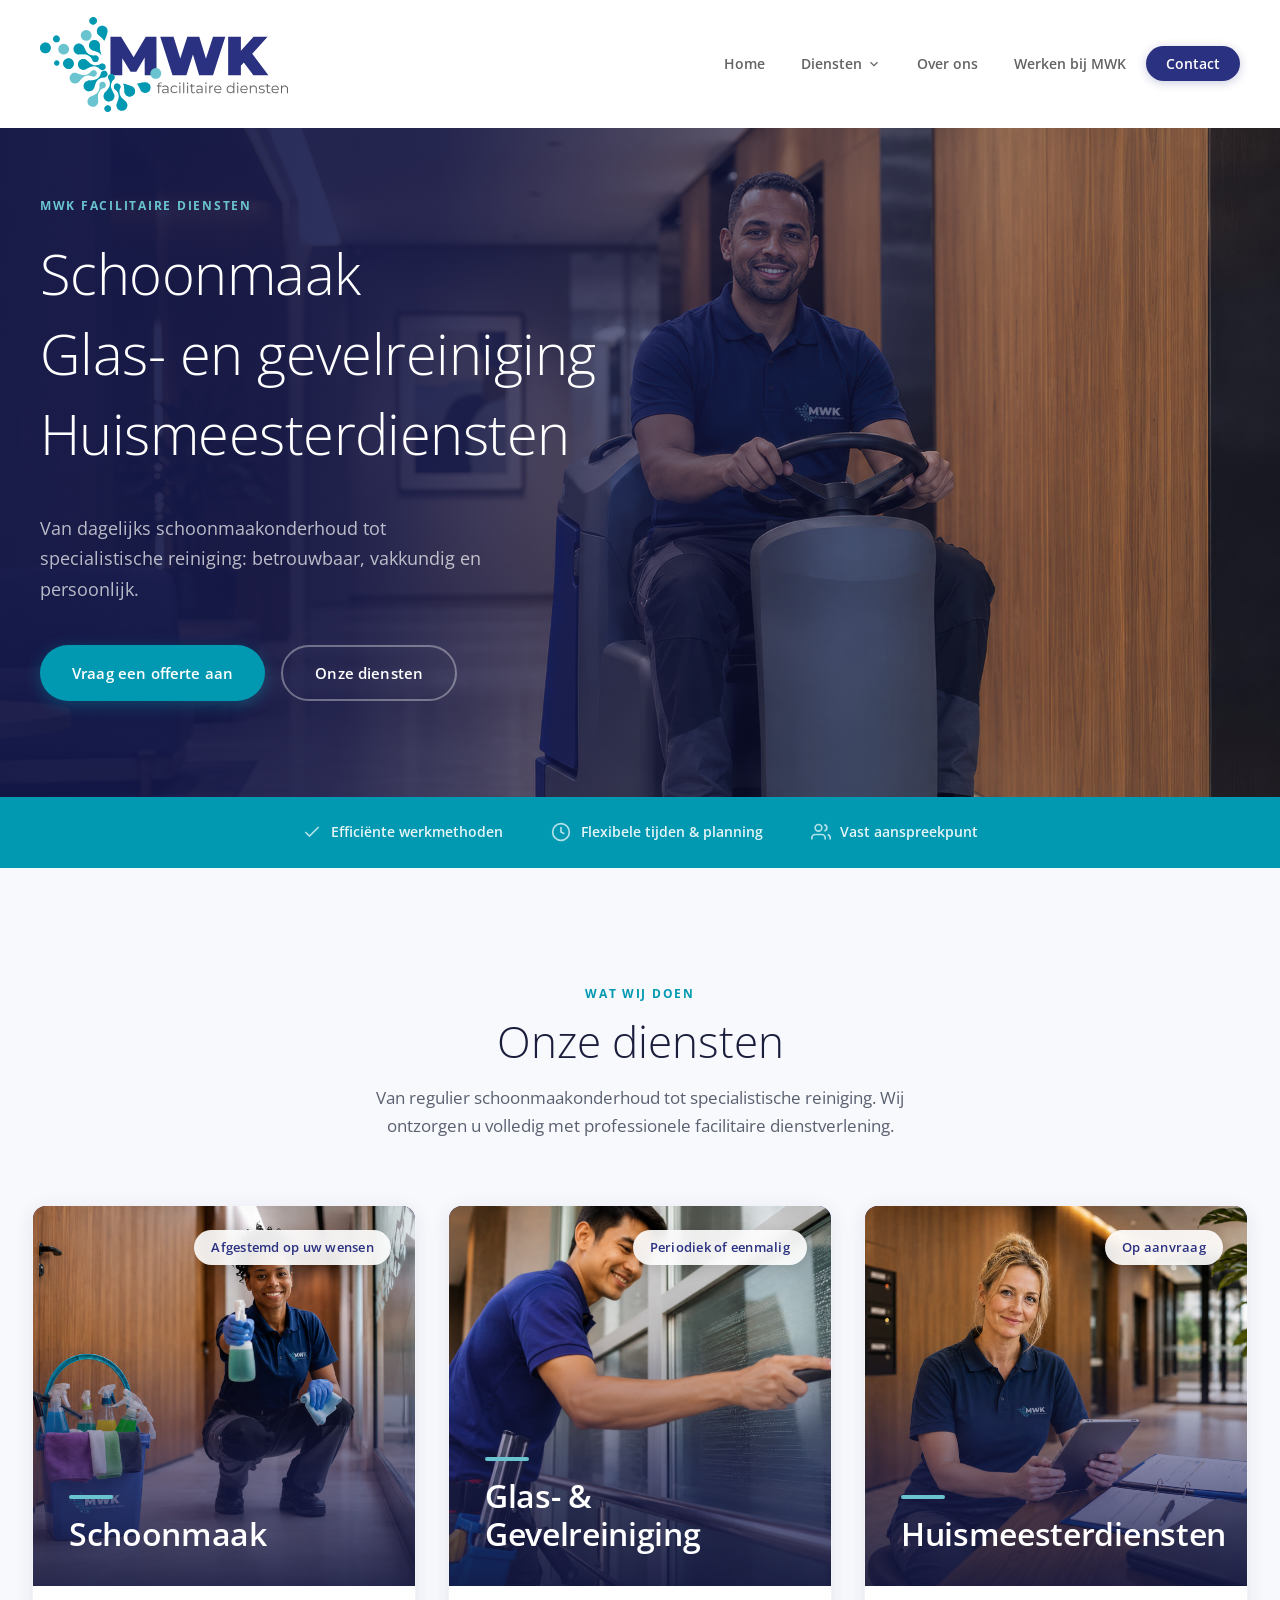
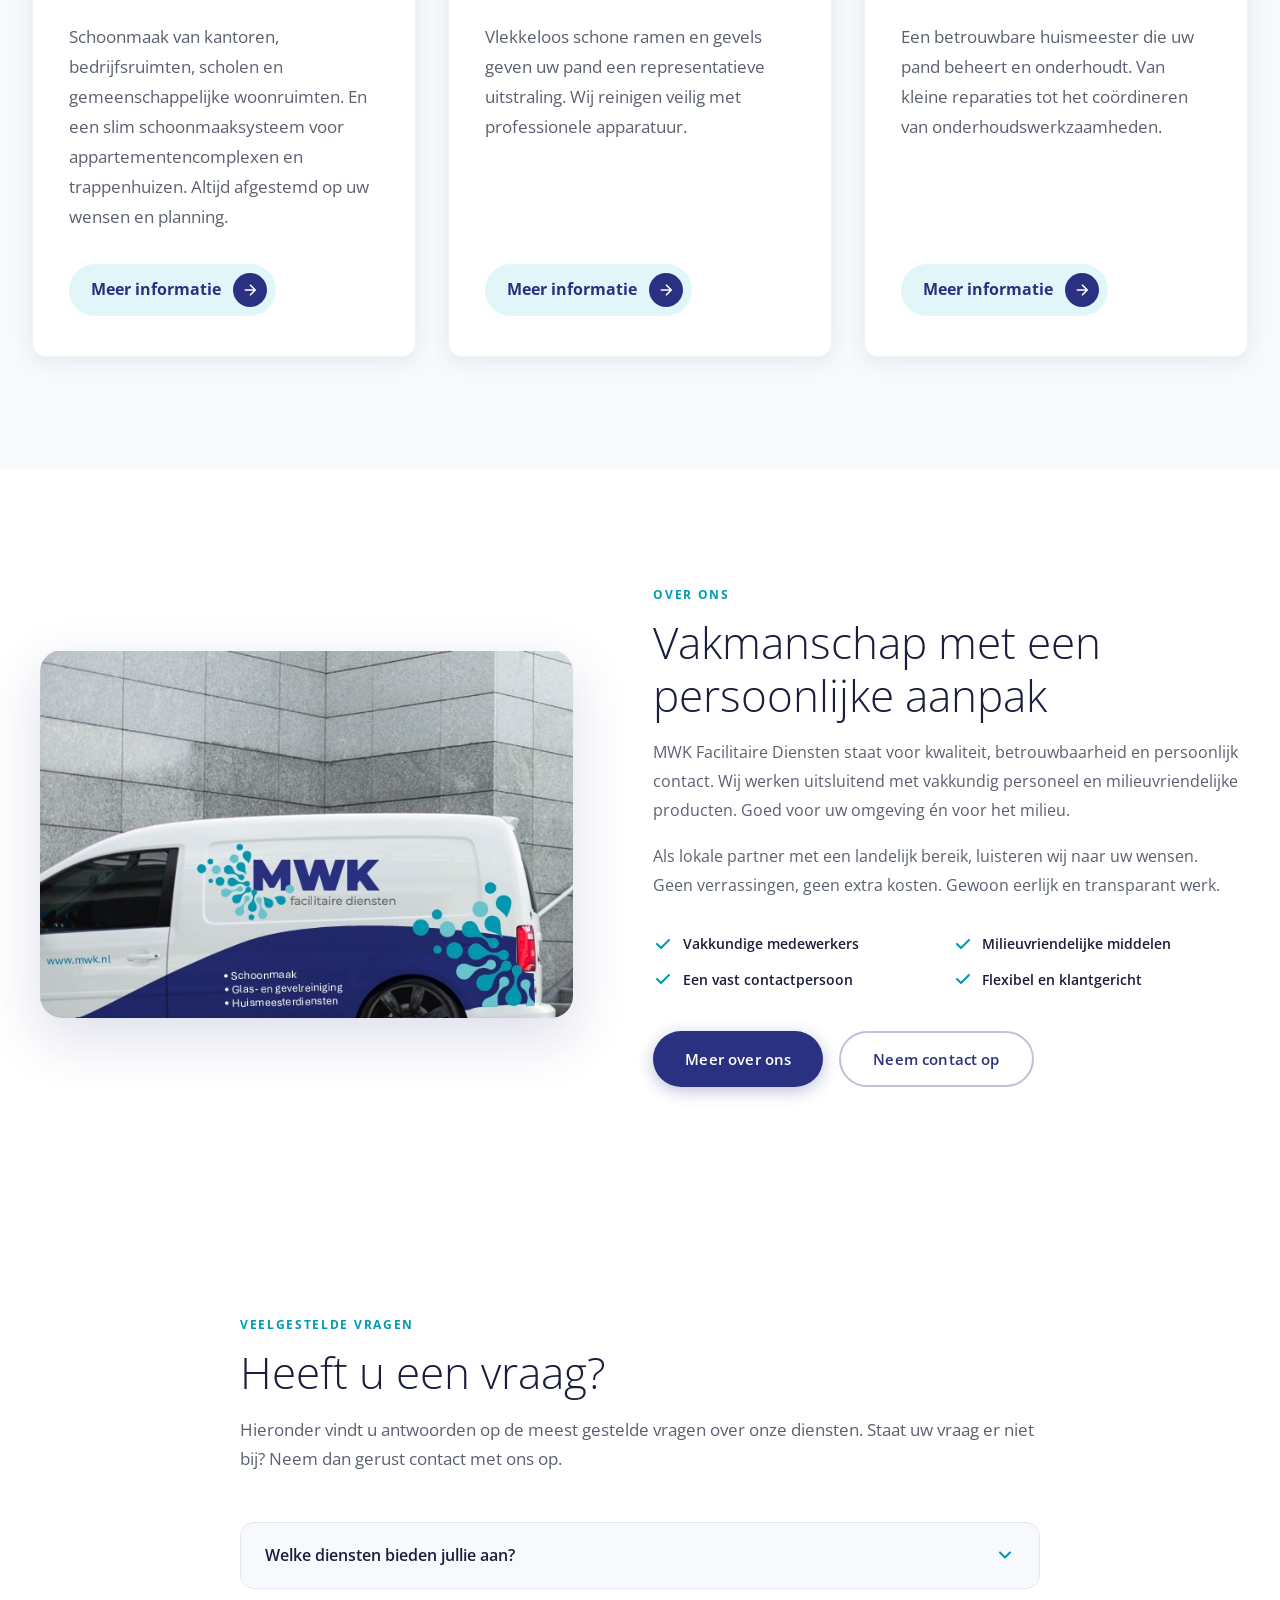
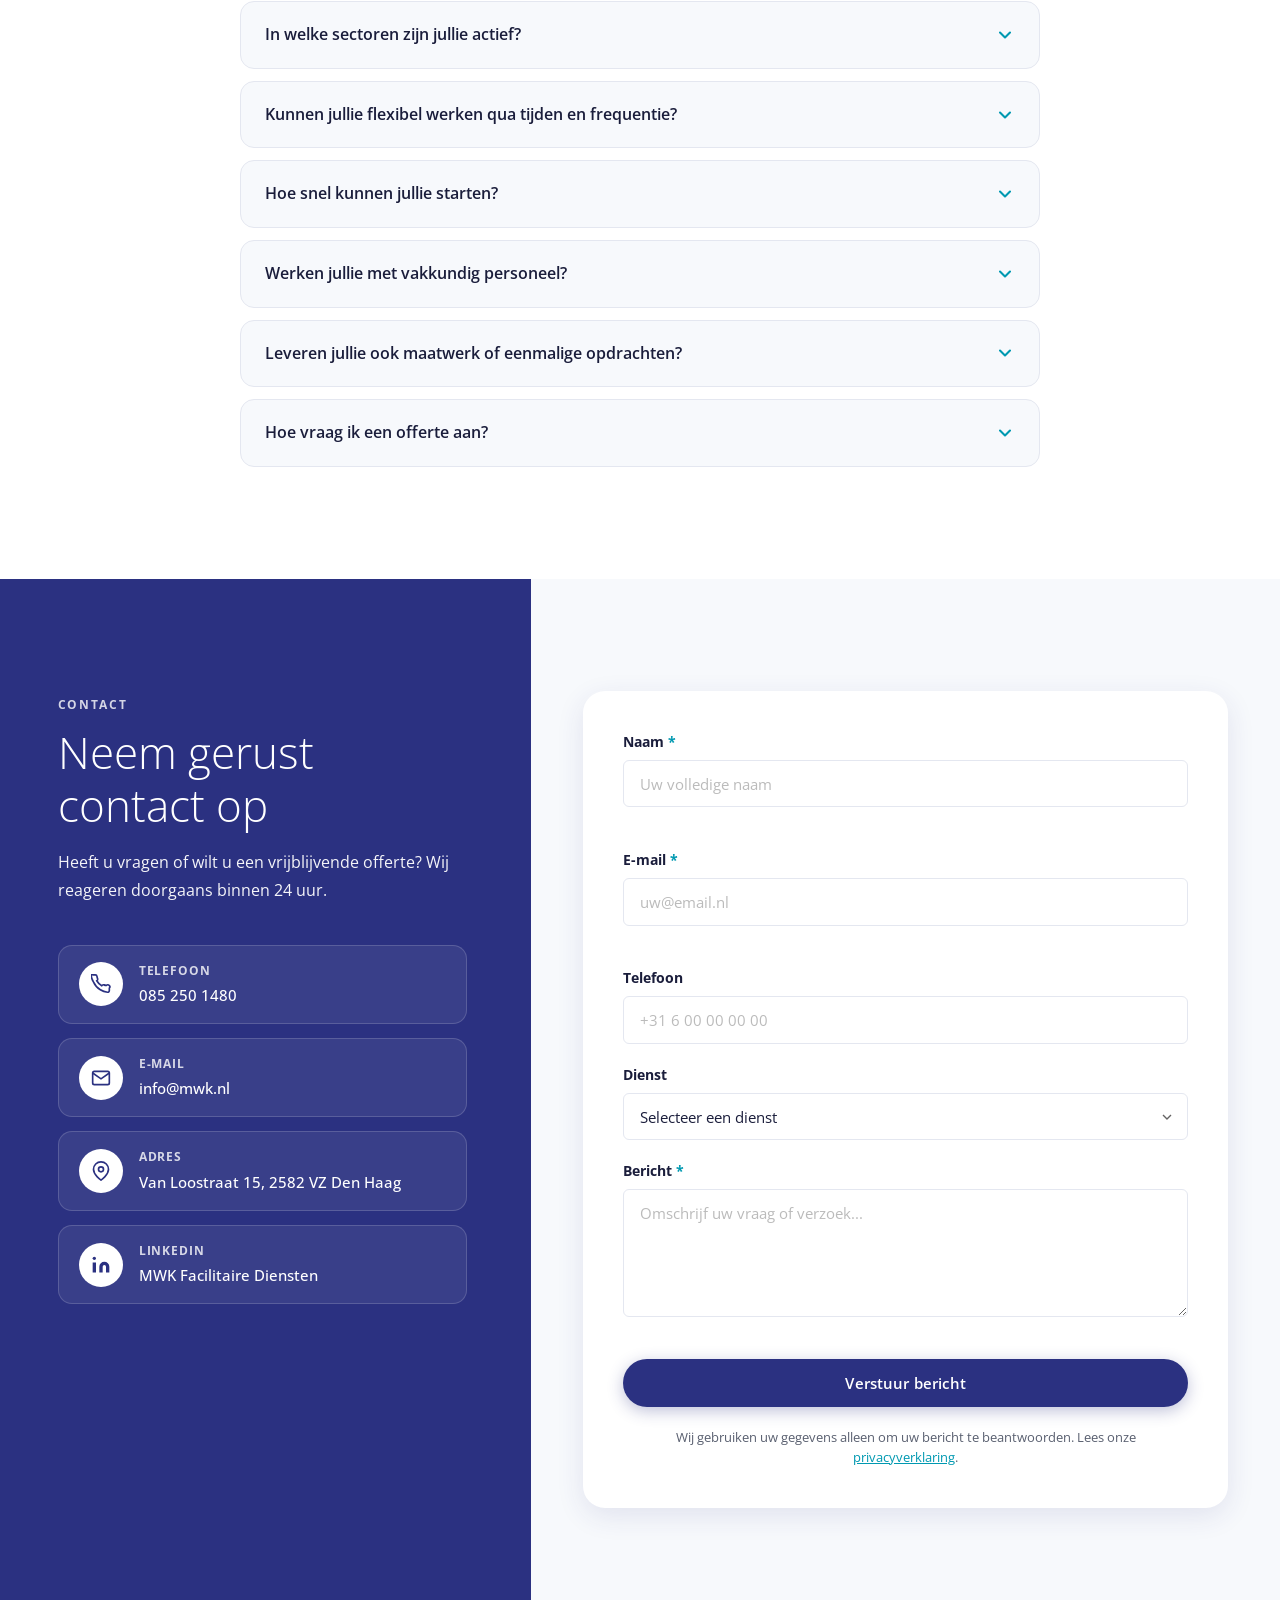
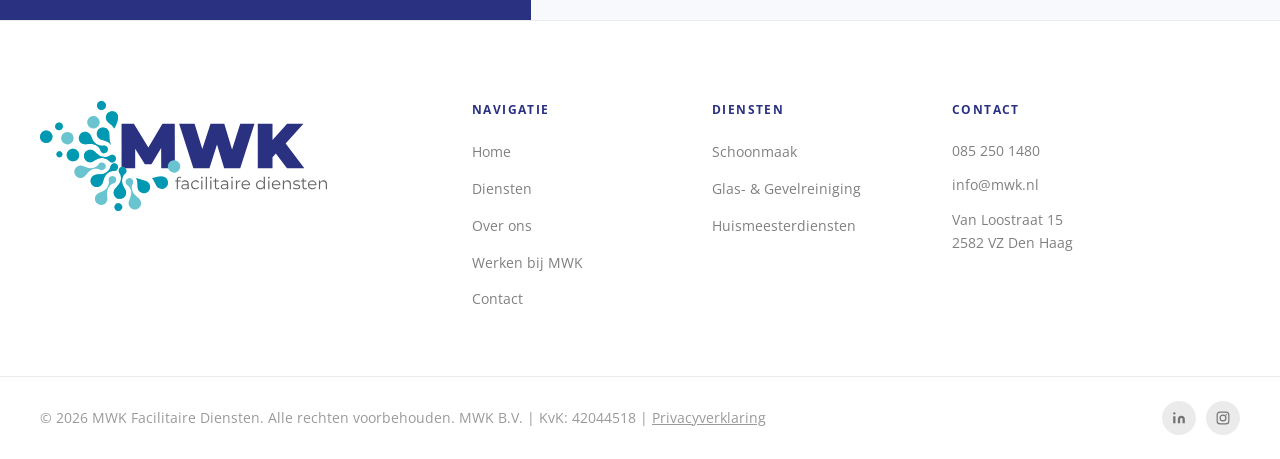
<file: index.html>
<!DOCTYPE html>
<html lang="nl">
<head>
  <meta charset="UTF-8" />
  <meta name="viewport" content="width=device-width, initial-scale=1.0" />
  <meta name="theme-color" content="#2b3181" />
  <meta name="description" content="MWK Facilitaire Diensten is een professioneel schoonmaakbedrijf uit Den Haag met een landelijk bereik. Specialist in de periodieke schoonmaak van appartementencomplexen en trappenhuizen. Ook voor schoonmaak, glas- en gevelreiniging en huismeesterdiensten." />
  <meta name="keywords" content="schoonmaakbedrijf, facilitaire diensten, schoonmaak, gevelreiniging, glasreiniging, huismeester, MWK, schoonmaakbedrijf Den Haag, schoonmaakbedrijf Randstad, facilitair bedrijf Den Haag" />
  <meta name="author" content="MWK Facilitaire Diensten" />
  <meta property="og:title" content="MWK Facilitaire Diensten" />
  <meta property="og:description" content="Professioneel schoonmaakbedrijf voor schoonmaak, glas- en gevelreiniging en huismeesterdiensten in de Randstad en Den Haag." />
  <meta property="og:type" content="website" />
  <meta property="og:url" content="https://www.mwk.nl/" />
  <meta property="og:image" content="https://www.mwk.nl/images/auto%20MWK.jpg" />
  <link rel="canonical" href="https://www.mwk.nl/" />
  <link rel="icon" href="/favicon.ico?v=5" sizes="48x48" />
  <link rel="icon" href="images/favicon.png?v=5" type="image/png" sizes="480x480" />
  <link rel="icon" href="images/favicon.svg?v=5" type="image/svg+xml" />
  <link rel="apple-touch-icon" href="images/apple-touch-icon.png?v=5" />
  <title>Professioneel schoonmaakbedrijf | MWK Facilitaire Diensten - Meer schoon, Minder zorgen.</title>
  <link rel="stylesheet" href="css/style.css" />
  <script type="application/ld+json">
  {
    "@context": "https://schema.org",
    "@type": "CleaningService",
    "name": "MWK Facilitaire Diensten",
    "legalName": "MWK B.V.",
    "url": "https://www.mwk.nl",
    "telephone": "+31852501480",
    "email": "info@mwk.nl",
    "address": {
      "@type": "PostalAddress",
      "streetAddress": "Van Loostraat 15",
      "postalCode": "2582 VZ",
      "addressLocality": "Den Haag",
      "addressCountry": "NL"
    },
    "description": "Professioneel schoonmaakbedrijf gespecialiseerd in interieurreiniging, glas- en gevelreiniging en huismeesterdiensten in de Randstad en Den Haag.",
    "areaServed": [
      { "@type": "City", "name": "Den Haag" },
      { "@type": "AdministrativeArea", "name": "Randstad" },
      { "@type": "Country", "name": "Nederland" }
    ],
    "hasOfferCatalog": {
      "@type": "OfferCatalog",
      "name": "Facilitaire Diensten",
      "itemListElement": [
        { "@type": "Offer", "itemOffered": { "@type": "Service", "name": "Schoonmaak", "url": "https://www.mwk.nl/schoonmaak.html" } },
        { "@type": "Offer", "itemOffered": { "@type": "Service", "name": "Glas- en Gevelreiniging", "url": "https://www.mwk.nl/glas-gevelreiniging.html" } },
        { "@type": "Offer", "itemOffered": { "@type": "Service", "name": "Huismeesterdiensten", "url": "https://www.mwk.nl/huismeesterdiensten.html" } }
      ]
    }
  }
  </script>
</head>
<body>

  <!-- ===== HEADER / NAV ===== -->
  <header class="header" id="header">
    <div class="container header__inner">
      <a href="#home" class="header__logo" aria-label="MWK Facilitaire Diensten – home">
        <svg xmlns="http://www.w3.org/2000/svg" viewBox="0 0 422 157.69" class="logo-svg" aria-hidden="true">
          <defs>
            <style>.l1{fill:#2b3181}.l2{fill:#646363}.l3{fill:#6ac4cf}.l4{fill:#0099b1}</style>
          </defs>
          <!-- MWK lettermark -->
          <polygon class="l1" points="175.62 32.74 155.42 66.68 134.63 32.74 116.96 32.74 116.96 96.51 136.54 96.51 136.54 68.43 150.39 90.77 159.86 90.77 173.74 67.42 173.89 96.51 193.48 96.51 193.29 32.74 175.62 32.74"/>
          <polygon class="l1" points="275.47 69.46 264.34 32.74 244.58 32.74 232.81 68.97 221.71 32.74 199.58 32.74 219.98 96.51 243.03 96.51 253.88 62.41 264.16 96.51 287.21 96.51 307.61 32.74 287.21 32.74 275.47 69.46"/>
          <polygon class="l1" points="354.25 96.51 379.12 96.51 352.33 60.84 377.85 32.74 354.44 32.74 333.48 55.84 333.48 32.74 312.35 32.74 312.35 96.51 333.48 96.51 333.48 80.72 338.27 75.4 354.25 96.51"/>
          <!-- Tagline -->
          <path class="l2" d="M193.93,115.3v-1.42h7.8v1.42h-7.8ZM196.18,126.49v-14.18c0-1.12.33-2.02.98-2.71.66-.69,1.6-1.03,2.83-1.03.48,0,.94.06,1.39.19.45.13.82.33,1.13.6l-.58,1.27c-.24-.21-.52-.36-.84-.47-.32-.1-.66-.16-1.03-.16-.72,0-1.27.2-1.66.6-.38.4-.58.99-.58,1.78v1.92l.05.79v11.4h-1.7Z"/>
          <path class="l2" d="M207.34,126.61c-.94,0-1.76-.16-2.46-.47-.7-.31-1.23-.74-1.6-1.3-.37-.55-.55-1.19-.55-1.91,0-.66.16-1.25.47-1.79s.82-.97,1.54-1.3c.71-.33,1.67-.49,2.87-.49h4.34v1.27h-4.3c-1.22,0-2.06.22-2.53.65-.47.43-.71.97-.71,1.61,0,.72.28,1.3.84,1.73s1.34.65,2.35.65,1.79-.22,2.48-.66c.7-.44,1.2-1.08,1.52-1.91l.38,1.18c-.32.83-.88,1.5-1.67,1.99s-1.79.74-2.99.74ZM211.69,126.49v-2.78l-.07-.46v-4.66c0-1.07-.3-1.9-.9-2.47-.6-.58-1.49-.86-2.68-.86-.82,0-1.59.14-2.33.41-.74.27-1.36.63-1.87,1.08l-.77-1.27c.64-.54,1.41-.96,2.3-1.26.9-.3,1.84-.44,2.83-.44,1.63,0,2.89.4,3.78,1.21.89.81,1.33,2.04,1.33,3.68v7.82h-1.63Z"/>
          <path class="l2" d="M223.18,126.61c-1.25,0-2.36-.28-3.35-.83-.98-.55-1.76-1.31-2.32-2.28-.56-.97-.84-2.08-.84-3.32s.28-2.38.84-3.34c.56-.96,1.33-1.71,2.32-2.26.98-.54,2.1-.82,3.35-.82,1.07,0,2.04.21,2.9.62.86.42,1.54,1.04,2.04,1.87l-1.27.86c-.43-.64-.97-1.11-1.61-1.42-.64-.3-1.34-.46-2.09-.46-.9,0-1.7.2-2.42.61s-1.29.98-1.7,1.72c-.42.74-.62,1.6-.62,2.59s.21,1.86.62,2.59.98,1.31,1.7,1.72,1.53.61,2.42.61c.75,0,1.45-.15,2.09-.46s1.18-.77,1.61-1.39l1.27.86c-.5.82-1.18,1.44-2.04,1.86-.86.42-1.83.64-2.9.64Z"/>
          <path class="l2" d="M232.13,111.1c-.35,0-.65-.12-.89-.36s-.36-.53-.36-.86.12-.62.36-.85c.24-.23.54-.35.89-.35s.65.11.89.34c.24.22.36.5.36.84s-.12.65-.35.89c-.23.24-.53.36-.9.36ZM231.27,126.49v-12.6h1.7v12.6h-1.7Z"/>
          <path class="l2" d="M237.73,126.49v-17.81h1.7v17.81h-1.7Z"/>
          <path class="l2" d="M245.05,111.1c-.35,0-.65-.12-.89-.36-.24-.24-.36-.53-.36-.86s.12-.62.36-.85c.24-.23.54-.35.89-.35s.65.11.89.34c.24.22.36.5.36.84s-.12.65-.35.89c-.23.24-.53.36-.9.36ZM244.18,126.49v-12.6h1.7v12.6h-1.7Z"/>
          <path class="l2" d="M248.67,115.3v-1.42h7.8v1.42h-7.8ZM254.62,126.61c-1.18,0-2.1-.32-2.74-.96-.64-.64-.96-1.54-.96-2.71v-11.83h1.7v11.74c0,.74.19,1.3.56,1.7.38.4.92.6,1.62.6.75,0,1.38-.22,1.87-.65l.6,1.22c-.34.3-.74.53-1.21.67-.47.14-.96.22-1.45.22Z"/>
          <path class="l2" d="M263.93,126.61c-.94,0-1.76-.16-2.46-.47-.7-.31-1.23-.74-1.6-1.3-.37-.55-.55-1.19-.55-1.91,0-.66.16-1.25.47-1.79.31-.54.82-.97,1.54-1.3s1.67-.49,2.87-.49h4.34v1.27h-4.3c-1.22,0-2.06.22-2.53.65s-.71.97-.71,1.61c0,.72.28,1.3.84,1.73.56.43,1.34.65,2.35.65s1.79-.22,2.48-.66c.7-.44,1.2-1.08,1.52-1.91l.38,1.18c-.32.83-.88,1.5-1.67,1.99s-1.79.74-2.99.74ZM268.28,126.49v-2.78l-.07-.46v-4.66c0-1.07-.3-1.9-.9-2.47-.6-.58-1.49-.86-2.68-.86-.82,0-1.59.14-2.33.41-.74.27-1.36.63-1.87,1.08l-.77-1.27c.64-.54,1.41-.96,2.3-1.26.9-.3,1.84-.44,2.83-.44,1.63,0,2.89.4,3.78,1.21.89.81,1.33,2.04,1.33,3.68v7.82h-1.63Z"/>
          <path class="l2" d="M275.41,111.1c-.35,0-.65-.12-.89-.36-.24-.24-.36-.53-.36-.86s.12-.62.36-.85c.24-.23.54-.35.89-.35s.65.11.89.34c.24.22.36.5.36.84s-.12.65-.35.89c-.23.24-.53.36-.9.36ZM274.54,126.49v-12.6h1.7v12.6h-1.7Z"/>
          <path class="l2" d="M281,126.49v-12.6h1.63v3.43l-.17-.6c.35-.96.94-1.69,1.78-2.2.83-.5,1.86-.76,3.1-.76v1.66c-.06,0-.13,0-.19-.01-.06,0-.13-.01-.19-.01-1.33,0-2.37.4-3.12,1.21s-1.13,1.96-1.13,3.44v6.43h-1.7Z"/>
          <path class="l2" d="M295.66,126.61c-1.31,0-2.46-.28-3.46-.83-.99-.55-1.77-1.31-2.33-2.28-.56-.97-.84-2.08-.84-3.32s.27-2.35.8-3.31,1.27-1.72,2.21-2.27c.94-.55,1.99-.83,3.16-.83s2.24.27,3.16.8,1.64,1.29,2.17,2.26c.53.97.79,2.08.79,3.35,0,.08,0,.16-.01.25s-.01.18-.01.28h-10.97v-1.27h10.06l-.67.5c0-.91-.2-1.72-.59-2.44-.39-.71-.92-1.27-1.6-1.67-.67-.4-1.45-.6-2.33-.6s-1.64.2-2.33.6c-.69.4-1.22.96-1.61,1.68-.38.72-.58,1.54-.58,2.47v.26c0,.96.21,1.8.64,2.53.42.73,1.02,1.3,1.78,1.7s1.63.61,2.6.61c.77,0,1.48-.14,2.15-.41s1.24-.69,1.72-1.25l.96,1.1c-.56.67-1.26,1.18-2.1,1.54-.84.35-1.76.53-2.77.53Z"/>
          <path class="l2" d="M316.11,126.61c-1.2,0-2.28-.27-3.23-.82-.95-.54-1.7-1.3-2.24-2.27s-.82-2.08-.82-3.35.27-2.4.82-3.36,1.29-1.71,2.24-2.24c.95-.54,2.03-.8,3.23-.8,1.1,0,2.09.25,2.96.74.87.5,1.57,1.22,2.09,2.17.52.95.78,2.12.78,3.49s-.26,2.52-.77,3.48c-.51.96-1.2,1.69-2.08,2.2s-1.87.76-2.99.76ZM316.23,125.09c.9,0,1.7-.2,2.41-.61.71-.41,1.27-.98,1.68-1.73.41-.74.61-1.6.61-2.58s-.2-1.86-.61-2.59c-.41-.74-.97-1.31-1.68-1.72-.71-.41-1.52-.61-2.41-.61s-1.67.2-2.38.61-1.26.98-1.68,1.72c-.42.74-.62,1.6-.62,2.59s.21,1.84.62,2.58c.42.74.98,1.32,1.68,1.73s1.5.61,2.38.61ZM320.98,126.49v-3.79l.17-2.54-.24-2.54v-8.93h1.7v17.81h-1.63Z"/>
          <path class="l2" d="M328.23,111.1c-.35,0-.65-.12-.89-.36-.24-.24-.36-.53-.36-.86s.12-.62.36-.85c.24-.23.54-.35.89-.35s.65.11.89.34c.24.22.36.5.36.84s-.12.65-.35.89c-.23.24-.53.36-.9.36ZM327.37,126.49v-12.6h1.7v12.6h-1.7Z"/>
          <path class="l2" d="M339.17,126.61c-1.31,0-2.46-.28-3.46-.83-.99-.55-1.77-1.31-2.33-2.28-.56-.97-.84-2.08-.84-3.32s.27-2.35.8-3.31,1.27-1.72,2.21-2.27c.94-.55,1.99-.83,3.16-.83s2.24.27,3.16.8,1.64,1.29,2.17,2.26c.53.97.79,2.08.79,3.35,0,.08,0,.16-.01.25s-.01.18-.01.28h-10.97v-1.27h10.06l-.67.5c0-.91-.2-1.72-.59-2.44-.39-.71-.92-1.27-1.6-1.67-.67-.4-1.45-.6-2.33-.6s-1.64.2-2.33.6c-.69.4-1.22.96-1.61,1.68-.38.72-.58,1.54-.58,2.47v.26c0,.96.21,1.8.64,2.53.42.73,1.02,1.3,1.78,1.7s1.63.61,2.6.61c.77,0,1.48-.14,2.15-.41s1.24-.69,1.72-1.25l.96,1.1c-.56.67-1.26,1.18-2.1,1.54-.84.35-1.76.53-2.77.53Z"/>
          <path class="l2" d="M354.75,113.77c1.02,0,1.92.2,2.7.59s1.38.99,1.82,1.79c.44.8.66,1.81.66,3.02v7.32h-1.7v-7.15c0-1.33-.33-2.33-1-3.01-.66-.68-1.6-1.02-2.8-1.02-.9,0-1.68.18-2.34.54-.66.36-1.18.88-1.54,1.56-.36.68-.54,1.5-.54,2.46v6.62h-1.7v-12.6h1.63v3.46l-.26-.65c.4-.91,1.04-1.63,1.92-2.15.88-.52,1.93-.78,3.14-.78Z"/>
          <path class="l2" d="M367.93,126.61c-1.04,0-2.02-.15-2.95-.44-.93-.3-1.66-.67-2.18-1.12l.77-1.34c.51.38,1.17.72,1.97,1,.8.28,1.64.42,2.52.42,1.2,0,2.06-.19,2.59-.56.53-.38.79-.88.79-1.5,0-.46-.15-.83-.44-1.09-.3-.26-.68-.46-1.16-.6-.48-.14-1.02-.25-1.61-.35-.59-.1-1.18-.21-1.76-.34s-1.12-.32-1.6-.56c-.48-.25-.87-.59-1.16-1.02-.3-.43-.44-1.01-.44-1.73s.19-1.3.58-1.85.95-.97,1.69-1.28c.74-.31,1.65-.47,2.72-.47.82,0,1.63.11,2.45.32.82.22,1.49.5,2.02.85l-.74,1.37c-.56-.38-1.16-.66-1.8-.83-.64-.17-1.28-.25-1.92-.25-1.14,0-1.97.2-2.51.59-.54.39-.8.89-.8,1.5,0,.48.15.86.44,1.13.3.27.69.48,1.18.64.49.15,1.02.28,1.61.37.58.1,1.17.21,1.75.35.58.14,1.12.32,1.61.55.49.23.88.56,1.18.98.3.42.44.98.44,1.67,0,.74-.2,1.37-.61,1.91-.41.54-1,.95-1.78,1.25-.78.3-1.72.44-2.82.44Z"/>
          <path class="l2" d="M374.29,115.3v-1.42h7.8v1.42h-7.8ZM380.24,126.61c-1.18,0-2.1-.32-2.74-.96-.64-.64-.96-1.54-.96-2.71v-11.83h1.7v11.74c0,.74.19,1.3.56,1.7.38.4.92.6,1.62.6.75,0,1.38-.22,1.87-.65l.6,1.22c-.34.3-.74.53-1.21.67-.47.14-.96.22-1.45.22Z"/>
          <path class="l2" d="M390.89,126.61c-1.31,0-2.46-.28-3.46-.83-.99-.55-1.77-1.31-2.33-2.28-.56-.97-.84-2.08-.84-3.32s.27-2.35.8-3.31,1.27-1.72,2.21-2.27c.94-.55,1.99-.83,3.16-.83s2.24.27,3.16.8,1.64,1.29,2.17,2.26c.53.97.79,2.08.79,3.35,0,.08,0,.16-.01.25s-.01.18-.01.28h-10.97v-1.27h10.06l-.67.5c0-.91-.2-1.72-.59-2.44-.39-.71-.92-1.27-1.6-1.67-.67-.4-1.45-.6-2.33-.6s-1.64.2-2.33.6c-.69.4-1.22.96-1.61,1.68-.38.72-.58,1.54-.58,2.47v.26c0,.96.21,1.8.64,2.53.42.73,1.02,1.3,1.78,1.7s1.63.61,2.6.61c.77,0,1.48-.14,2.15-.41s1.24-.69,1.72-1.25l.96,1.1c-.56.67-1.26,1.18-2.1,1.54-.84.35-1.76.53-2.77.53Z"/>
          <path class="l2" d="M406.47,113.77c1.02,0,1.92.2,2.7.59s1.38.99,1.82,1.79c.44.8.66,1.81.66,3.02v7.32h-1.7v-7.15c0-1.33-.33-2.33-1-3.01-.66-.68-1.6-1.02-2.8-1.02-.9,0-1.68.18-2.34.54-.66.36-1.18.88-1.54,1.56-.36.68-.54,1.5-.54,2.46v6.62h-1.7v-12.6h1.63v3.46l-.26-.65c.4-.91,1.04-1.63,1.92-2.15.88-.52,1.93-.78,3.14-.78Z"/>
          <!-- Organic circle elements -->
          <path class="l3" d="M89.86,12.54c3.41-.9,5.42-4.44,4.52-7.86-.96-3.4-4.5-5.41-7.9-4.45-3.41.9-5.37,4.43-4.46,7.84.96,3.4,4.5,5.41,7.84,4.46Z"/>
          <path class="l3" d="M60.11,60.85c1.17.72,2.45,1.1,3.72,1.23.06.04.16,0,.31.02.52.02,1.09.02,1.63-.07,5.69-.27,10.87-1.54,16.22,2.55,1.76,1.39,3.8,3.47,4.39,5.68.04.14.08.29.11.43.32,1.41,1.21,2.61,2.56,3.44,2.63,1.57,6.05.66,7.61-1.97,1.57-2.63.71-6.06-1.93-7.67-1.46-.85-3.14-.97-4.65-.47-2.21.59-5.06-.25-7.1-1.16-6.13-2.75-7.5-7.9-9.99-13.01-.19-.52-.42-1.02-.7-1.46-.09-.13-.16-.21-.22-.25-.7-1.1-1.66-1.98-2.83-2.7-4.22-2.54-9.72-1.13-12.24,3.14-2.54,4.22-1.13,9.72,3.09,12.26Z"/>
          <path class="l3" d="M24.51,41.35c2.71,1.49,6.12.54,7.62-2.12,1.51-2.66.6-6.08-2.12-7.62-2.66-1.51-6.07-.55-7.58,2.11-1.56,2.68-.6,6.08,2.08,7.64Z"/>
          <path class="l3" d="M6.56,42.6c-4.75,1.31-7.55,6.28-6.24,11.02,1.31,4.75,6.23,7.57,10.98,6.26,4.8-1.32,7.61-6.24,6.3-10.99-1.32-4.8-6.28-7.55-11.04-6.29Z"/>
          <path class="l3" d="M30,72.59c-2.08-1.18-4.75-.47-5.92,1.65-1.22,2.09-.47,4.75,1.61,5.93,2.09,1.22,4.75.47,5.97-1.62,1.18-2.08.43-4.74-1.66-5.96Z"/>
          <path class="l3" d="M79.07,39.14c4.8-1.32,7.55-6.28,6.24-11.02-1.31-4.75-6.23-7.57-10.98-6.26-4.8,1.32-7.57,6.23-6.26,10.98,1.32,4.8,6.24,7.61,10.99,6.3Z"/>
          <path class="l3" d="M153.19,115.41c-.07-.08-.18-.11-.3-.18-.47-.23-.98-.41-1.54-.57-3.17-1.12-4.24-1.36-8.86-2.92-2.53-.79-3.15-.97-4.59-1.52,2.26,4.04,1.85,8.37,2.11,12.95-.03,2.02.62,3.9,1.82,5.49,2.95,3.95,8.58,4.78,12.53,1.83,3.94-3,4.72-8.61,1.77-12.57-.8-1.08-1.8-1.94-2.93-2.52Z"/>
          <path class="l3" d="M110.98,146.73c-2.98.79-4.74,3.88-3.9,6.85.79,2.98,3.88,4.74,6.85,3.9,2.97-.84,4.74-3.88,3.9-6.85-.84-2.97-3.88-4.74-6.85-3.9Z"/>
          <path class="l3" d="M85.64,98.15c.13.12.26.19.38.26,1.22.71,2.73.98,4.23.63,2.98-.79,4.75-3.83,4.01-6.83-.73-2.95-3.79-4.76-6.78-4.02-1.64.43-2.94,1.55-3.64,2.97-1.18,1.96-3.74,3.36-5.84,4.17-6.26,2.43-10.88-.26-16.27-2.12-.47-.23-.98-.41-1.53-.52-.11-.02-.22-.05-.33-.07-1.25-.24-2.57-.19-3.89.1-4.78,1.21-7.7,6.11-6.49,10.88,1.23,4.82,6.11,7.7,10.88,6.49,1.35-.36,2.53-.93,3.5-1.75.08-.07.17-.15.25-.22.42-.37.77-.77,1.13-1.17,3.82-4.25,6.58-8.8,13.24-9.69,2.24-.29,5.13-.28,7.13.89Z"/>
          <path class="l3" d="M55.9,75.09c-1.31-4.75-6.23-7.57-10.98-6.26-4.8,1.32-7.61,6.24-6.29,11.04,1.31,4.75,6.28,7.55,11.02,6.24,4.75-1.31,7.57-6.23,6.24-11.02Z"/>
          <path class="l3" d="M108.7,115.78c1.57-2.63.71-6.06-1.92-7.63-2.69-1.6-6.11-.7-7.67,1.93-.85,1.46-1.02,3.15-.47,4.65.54,2.23-.25,5.06-1.16,7.1-2.75,6.13-7.9,7.5-13.05,10-.47.18-.97.41-1.46.7-.08.07-.17.15-.26.17-1.04.74-1.97,1.71-2.64,2.86-2.54,4.22-1.13,9.72,3.09,12.26,4.27,2.52,9.77,1.12,12.31-3.11.67-1.16,1.05-2.44,1.18-3.71.04-.06.06-.17.02-.31.06-.53.02-1.09-.02-1.64-.27-5.69-1.54-10.87,2.55-16.22,1.34-1.75,3.42-3.79,5.68-4.39.14-.04.24-.06.38-.1,1.41-.32,2.66-1.22,3.44-2.56Z"/>
          <path class="l3" d="M47.12,57.7c2.41-4.3.91-9.77-3.38-12.18-4.31-2.46-9.78-.96-12.19,3.33-2.46,4.31-.96,9.78,3.33,12.19,4.31,2.46,9.78.96,12.24-3.35Z"/>
          <path class="l3" d="M119.16,94.45c-3.08-.37-5.85,1.81-6.23,4.84-.22,1.71.36,3.3,1.39,4.47,1.46,1.83,1.82,4.72,1.8,6.99-.03,6.7-4.19,10.02-7.89,14.34-.36.4-.71.81-1.06,1.26-.07.12-.11.18-.13.29-.7,1.06-1.14,2.31-1.35,3.65-.59,4.95,2.9,9.38,7.79,9.98,4.95.59,9.38-2.9,9.98-7.79.21-1.34.07-2.64-.36-3.87l-.09-.34c-.19-.52-.46-.96-.7-1.46-2.58-5.08-5.82-9.32-4.19-15.83.5-2.19,1.58-4.9,3.41-6.36.13-.09.21-.16.35-.25h0c1.11-.86,1.9-2.15,2.11-3.7.37-3.08-1.81-5.85-4.84-6.23Z"/>
          <path class="l3" d="M108.95,83.32c.38-3.04-1.81-5.85-4.89-6.22-1.64-.18-3.25.35-4.41,1.43-1.84,1.41-4.72,1.82-6.99,1.8-6.7-.03-10.02-4.19-14.34-7.89-.42-.4-.82-.76-1.26-1.06-.12-.07-.2-.15-.3-.18-1.06-.7-2.31-1.14-3.64-1.3-4.95-.59-9.37,2.9-9.98,7.79-.61,4.9,2.9,9.37,7.79,9.98,1.33.16,2.63.02,3.87-.36.1-.03.19-.05.32-.14.47-.18.97-.41,1.46-.7,5.09-2.53,9.33-5.77,15.83-4.19,2.2.55,4.91,1.63,6.31,3.42.09.13.17.26.29.33v.05h.01c.86,1.11,2.15,1.9,3.69,2.06,3.1.42,5.87-1.76,6.23-4.84Z"/>
          <path class="l3" d="M110.85,91.47c-1.93-2.42-5.45-2.88-7.87-.95-1.19.93-1.91,2.31-2.11,3.7,0,.16-.02.31-.04.42-.26,2.33-2.02,4.6-3.61,6.21-4.82,4.73-10.07,4.16-15.77,4.59-.52-.02-1.07.03-1.62.12l-.34.09c-1.22.27-2.45.86-3.51,1.7-3.88,3.04-4.56,8.62-1.51,12.55,3.04,3.88,8.67,4.55,12.55,1.51,1.08-.8,1.88-1.84,2.46-2.97.08-.07.11-.18.18-.3.22-.52.4-1.03.52-1.53,1.81-5.42,2.52-10.71,8.24-14.18,1.95-1.19,4.63-2.36,6.91-2.09.12.07.28.08.44.09,1.39.2,2.88-.2,4.12-1.14,2.44-1.88,2.85-5.39.96-7.82Z"/>
          <path class="l3" d="M189.95,85.13c4.75-1.31,9.65,1.46,10.98,6.26,1.31,4.75-1.46,9.65-6.26,10.98-4.75,1.31-9.65-1.46-10.98-6.26-1.31-4.75,1.44-9.7,6.26-10.98Z"/>
          <path class="l3" d="M106.57,39.53c.73-1.33,1.96-3.71,3.07-6.49.43-1.5.98-2.98,1.52-4.51.84-3.13,1.19-6.32.32-8.8-1.85-3.81-6.23-5.9-10.45-4.73-4.75,1.31-7.57,6.23-6.24,11.02.34,1.3.96,2.47,1.79,3.44.06.04.13.12.22.25l1.21,1.07c3.26,2.81,6.63,5.01,8.56,8.76Z"/>
          <path class="l3" d="M99.61,50.84h0c-.07-1.3-.12-2.62-.22-3.96,0-.57-.04-1.12-.18-1.65.02-.11,0-.21-.03-.3-.28-1.26-.86-2.45-1.7-3.51-3.04-3.88-8.68-4.6-12.56-1.56-3.88,3.04-4.6,8.68-1.51,12.55.81,1.12,1.85,1.93,2.98,2.51.06.04.18.11.29.13.52.22,1.03.4,1.54.57,5.15,1.67,10.18,2.41,13.66,7.44,0-.11.01-.22.01-.33-2.45-5.83-2.28-11.88-2.28-11.88Z"/>
          <path class="l4" d="M89.86,12.54c3.41-.9,5.42-4.44,4.52-7.86-.96-3.4-4.5-5.41-7.9-4.45-3.41.9-5.37,4.43-4.46,7.84.96,3.4,4.5,5.41,7.84,4.46Z"/>
          <path class="l4" d="M60.11,60.85c1.17.72,2.45,1.1,3.72,1.23.06.04.16,0,.31.02.52.02,1.09.02,1.63-.07,5.69-.27,10.87-1.54,16.22,2.55,1.76,1.39,3.8,3.47,4.39,5.68.04.14.08.29.11.43.32,1.41,1.21,2.61,2.56,3.44,2.63,1.57,6.05.66,7.61-1.97,1.57-2.63.71-6.06-1.93-7.67-1.46-.85-3.14-.97-4.65-.47-2.21.59-5.06-.25-7.1-1.16-6.13-2.75-7.5-7.9-9.99-13.01-.19-.52-.42-1.02-.7-1.46-.09-.13-.16-.21-.22-.25-.7-1.1-1.66-1.98-2.83-2.7-4.22-2.54-9.72-1.13-12.24,3.14-2.54,4.22-1.13,9.72,3.09,12.26Z"/>
          <path class="l4" d="M24.51,41.35c2.71,1.49,6.12.54,7.62-2.12,1.51-2.66.6-6.08-2.12-7.62-2.66-1.51-6.07-.55-7.58,2.11-1.56,2.68-.6,6.08,2.08,7.64Z"/>
          <path class="l4" d="M6.56,42.6c-4.75,1.31-7.55,6.28-6.24,11.02,1.31,4.75,6.23,7.57,10.98,6.26,4.8-1.32,7.61-6.24,6.3-10.99-1.32-4.8-6.28-7.55-11.04-6.29Z"/>
          <path class="l4" d="M30,72.59c-2.08-1.18-4.75-.47-5.92,1.65-1.22,2.09-.47,4.75,1.61,5.93,2.09,1.22,4.75.47,5.97-1.62,1.18-2.08.43-4.74-1.66-5.96Z"/>
          <path class="l4" d="M153.18,115.43c-.44-.23-.89-.44-1.36-.62-3.06-1.15-6.24-2.01-9.33-3.06-2.53-.79-3.15-.97-4.59-1.52,2.26,4.04,1.85,8.37,2.11,12.95-.03,2.02.62,3.9,1.82,5.49,2.95,3.95,8.58,4.78,12.53,1.83,3.94-3,4.72-8.61,1.77-12.57-.8-1.07-1.8-1.89-2.94-2.5Z"/>
          <path class="l4" d="M110.98,146.73c-2.98.79-4.74,3.88-3.9,6.85.79,2.98,3.88,4.74,6.85,3.9,2.97-.84,4.74-3.88,3.9-6.85-.84-2.97-3.88-4.74-6.85-3.9Z"/>
          <path class="l4" d="M179.14,109.34c-1.26-.68-2.69-1.06-4.19-1.17-3.52-.24-7.26.45-10.57,1.6-.75.26-1.49.56-2.27.78-.28.08-1.14.42-1.4.15,2.7,2.73,3.95,6.29,5.72,9.85.24.5.47,1.01.79,1.44.07.08.1.18.17.26.74,1.04,1.71,1.97,2.91,2.63,4.3,2.41,9.77.91,12.18-3.38,1.61-2.87,1.47-6.51-.28-9.28-.79-1.26-1.85-2.21-3.08-2.87Z"/>
          <path class="l4" d="M55.9,75.09c-1.31-4.75-6.23-7.57-10.98-6.26-4.8,1.32-7.61,6.24-6.29,11.04,1.31,4.75,6.28,7.55,11.02,6.24,4.75-1.31,7.57-6.23,6.24-11.02Z"/>
          <path class="l4" d="M119.16,94.45c-3.08-.37-5.85,1.81-6.23,4.84-.22,1.71.36,3.3,1.39,4.47,1.46,1.83,1.82,4.72,1.8,6.99-.03,6.7-4.19,10.02-7.89,14.34-.36.4-.71.81-1.06,1.26-.07.12-.11.18-.13.29-.7,1.06-1.14,2.31-1.35,3.65-.59,4.95,2.9,9.38,7.79,9.98,4.95.59,9.38-2.9,9.98-7.79.21-1.34.07-2.64-.36-3.87l-.09-.34c-.19-.52-.46-.96-.7-1.46-2.58-5.08-5.82-9.32-4.19-15.83.5-2.19,1.58-4.9,3.41-6.36.13-.09.21-.16.35-.25h0c1.11-.86,1.9-2.15,2.11-3.7.37-3.08-1.81-5.85-4.84-6.23Z"/>
          <path class="l4" d="M108.95,83.32c.38-3.04-1.81-5.85-4.89-6.22-1.64-.18-3.25.35-4.41,1.43-1.84,1.41-4.72,1.82-6.99,1.8-6.7-.03-10.02-4.19-14.34-7.89-.42-.4-.82-.76-1.26-1.06-.12-.07-.2-.15-.3-.18-1.06-.7-2.31-1.14-3.64-1.3-4.95-.59-9.37,2.9-9.98,7.79-.61,4.9,2.9,9.37,7.79,9.98,1.33.16,2.63.02,3.87-.36.1-.03.19-.05.32-.14.47-.18.97-.41,1.46-.7,5.09-2.53,9.33-5.77,15.83-4.19,2.2.55,4.91,1.63,6.31,3.42.09.13.17.26.29.33v.05h.01c.86,1.11,2.15,1.9,3.69,2.06,3.1.42,5.87-1.76,6.23-4.84Z"/>
          <path class="l4" d="M110.85,91.47c-1.93-2.42-5.45-2.88-7.87-.95-1.19.93-1.91,2.31-2.11,3.7,0,.16-.02.31-.04.42-.26,2.33-2.02,4.6-3.61,6.21-4.82,4.73-10.07,4.16-15.77,4.59-.52-.02-1.07.03-1.62.12l-.34.09c-1.22.27-2.45.86-3.51,1.7-3.88,3.04-4.56,8.62-1.51,12.55,3.04,3.88,8.67,4.55,12.55,1.51,1.08-.8,1.88-1.84,2.46-2.97.08-.07.11-.18.18-.3.22-.52.4-1.03.52-1.53,1.81-5.42,2.52-10.71,8.24-14.18,1.95-1.19,4.63-2.36,6.91-2.09.12.07.28.08.44.09,1.39.2,2.88-.2,4.12-1.14,2.44-1.88,2.85-5.39.96-7.82Z"/>
          <path class="l4" d="M106.57,39.53c2.05-3.76,3.82-7.8,4.81-11.98.27-1.15.47-2.31.56-3.49.16-2.06-.06-4.07-1.32-5.77-1.05-1.41-2.52-2.49-4.17-3.09s-3.63-.7-5.41-.21c-3.29.91-5.82,3.69-6.43,7.04-.47,2.59.25,5.56,2.06,7.51.32.34.66.65,1.02.95,3.15,2.73,6.84,5.15,8.83,8.94,0,0,.06.1.06.11Z"/>
          <path class="l4" d="M99.61,50.84h0c-.07-1.3-.12-2.62-.22-3.96,0-.57-.04-1.12-.18-1.65.02-.11,0-.21-.03-.3-.28-1.26-.86-2.45-1.7-3.51-3.04-3.88-8.68-4.6-12.56-1.56-3.88,3.04-4.6,8.68-1.51,12.55.81,1.12,1.85,1.93,2.98,2.51.06.04.18.11.29.13.52.22,1.03.4,1.54.57,5.15,1.67,10.18,2.41,13.66,7.44,0-.11.01-.22.01-.33-2.45-5.83-2.28-11.88-2.28-11.88Z"/>
          <path class="l3" d="M142.91,140.95c-.03-.1-.1-.18-.17-.26-.37-.42-.77-.77-1.22-1.12-4.21-3.83-8.75-6.59-9.64-13.25-.29-2.24-.28-5.13.89-7.13.07-.12.14-.24.21-.37.76-1.23,1.02-2.74.63-4.23-.74-3-3.79-4.76-6.78-4.02-3,.74-4.81,3.8-4.02,6.78.39,1.65,1.5,2.95,2.92,3.65,2.01,1.17,3.41,3.73,4.22,5.83,2.38,6.27-.26,10.88-2.19,16.23-.17.51-.35,1.02-.51,1.58-.02.11-.05.22-.07.33-.24,1.25-.19,2.57.15,3.87,1.21,4.78,6.11,7.7,10.88,6.49s7.7-6.11,6.47-10.93c-.34-1.3-.96-2.47-1.79-3.44Z"/>
          <path class="l4" d="M142.91,140.95c-.03-.1-.1-.18-.17-.26-.37-.42-.77-.77-1.22-1.12-4.21-3.83-8.75-6.59-9.64-13.25-.29-2.24-.28-5.13.89-7.13.07-.12.14-.24.21-.37.76-1.23,1.02-2.74.63-4.23-.74-3-3.79-4.76-6.78-4.02-3,.74-4.81,3.8-4.02,6.78.39,1.65,1.5,2.95,2.92,3.65,2.01,1.17,3.41,3.73,4.22,5.83,2.38,6.27-.26,10.88-2.19,16.23-.17.51-.35,1.02-.51,1.58-.02.11-.05.22-.07.33-.24,1.25-.19,2.57.15,3.87,1.21,4.78,6.11,7.7,10.88,6.49s7.7-6.11,6.47-10.93c-.34-1.3-.96-2.47-1.79-3.44Z"/>
        </svg>
      </a>

      <nav class="nav" id="nav" role="navigation" aria-label="Hoofdnavigatie">
        <ul class="nav__list">
          <li><a href="#home" class="nav__link">Home</a></li>
          <li class="nav__item--mega">
            <a href="#diensten" class="nav__link nav__link--mega" aria-haspopup="true">
              Diensten
              <svg class="nav__caret" viewBox="0 0 24 24" fill="none" stroke="currentColor" stroke-width="2" aria-hidden="true"><path d="M6 9l6 6 6-6"/></svg>
            </a>
            <div class="mega-menu">
              <div class="container">
                <div class="mega-menu__inner">
                  <a href="schoonmaak.html" class="mega-menu__item">
                    <span class="mega-menu__img"><img src="images/optimized/Schoonmaak_7.jpg" alt="" style="object-position: center 20%;" loading="lazy" /></span>
                    <span class="mega-menu__body">
                      <span class="mega-menu__title">Schoonmaak</span>
                      <span class="mega-menu__desc">Kantoren, bedrijfsruimten en woonruimten, volledig afgestemd op uw wensen en planning.</span>
                    </span>
                  </a>
                  <a href="glas-gevelreiniging.html" class="mega-menu__item">
                    <span class="mega-menu__img"><img src="images/optimized/Glas-en-Gevel_19.jpg" alt="" style="object-position: center;" loading="lazy" /></span>
                    <span class="mega-menu__body">
                      <span class="mega-menu__title">Glas- &amp; Gevelreiniging</span>
                      <span class="mega-menu__desc">Vlekkeloze ramen en gevels voor een representatieve uitstraling.</span>
                    </span>
                  </a>
                  <a href="huismeesterdiensten.html" class="mega-menu__item">
                    <span class="mega-menu__img"><img src="images/optimized/Huismeester_28.jpg" alt="" style="object-position: center top;" loading="lazy" /></span>
                    <span class="mega-menu__body">
                      <span class="mega-menu__title">Huismeesterdiensten</span>
                      <span class="mega-menu__desc">Een vast aanspreekpunt dat uw pand beheert en onderhoudt.</span>
                    </span>
                  </a>
                </div>
                <a href="#diensten" class="mega-menu__all">
                  Bekijk alle diensten
                  <svg viewBox="0 0 24 24" fill="none" stroke="currentColor" stroke-width="2" aria-hidden="true"><path d="M5 12h14M12 5l7 7-7 7"/></svg>
                </a>
              </div>
            </div>
          </li>
          <li><a href="over-ons.html" class="nav__link">Over ons</a></li>
          <li><a href="werken-bij-mwk.html" class="nav__link">Werken bij MWK</a></li>
          <li><a href="#contact" class="nav__link nav__link--cta">Contact</a></li>
        </ul>
      </nav>

      <a href="tel:+31852501480" class="header__call" aria-label="Bel MWK Facilitaire Diensten: 085 250 1480">
        <svg viewBox="0 0 24 24" fill="none" stroke="currentColor" stroke-width="2" stroke-linecap="round" stroke-linejoin="round" aria-hidden="true"><path d="M22 16.92v3a2 2 0 0 1-2.18 2 19.79 19.79 0 0 1-8.63-3.07 19.5 19.5 0 0 1-6-6 19.79 19.79 0 0 1-3.07-8.67A2 2 0 0 1 4.11 2h3a2 2 0 0 1 2 1.72c.13.96.36 1.9.7 2.81a2 2 0 0 1-.45 2.11L8.09 9.91a16 16 0 0 0 6 6l1.27-1.27a2 2 0 0 1 2.11-.45c.91.34 1.85.57 2.81.7A2 2 0 0 1 22 16.92z"/></svg>
      </a>
      <button class="hamburger" id="hamburger" aria-label="Menu openen" aria-expanded="false" aria-controls="nav">
        <span></span><span></span><span></span>
      </button>
    </div>
  </header>

  <main>

    <!-- ===== HERO ===== -->
    <section class="hero hero--photo" id="home" aria-label="Hero sectie">
      <div class="hero__photo">
        <img src="images/optimized/Schoonmaak_30.jpg" alt="Medewerkers van MWK Facilitaire Diensten aan het werk in een kantoorpand" width="1920" height="1440" loading="eager" style="object-position: 62% 0%;" />
      </div>
      <img class="hero__micel" src="Brand%20assets/MWK%20-%20Stijlelement%20-%20hero.svg" alt="" aria-hidden="true" />
      <div class="container hero__content">
        <div class="hero__text">
          <p class="hero__label">MWK Facilitaire Diensten</p>
          <h1 class="hero__title">Schoonmaak<br />Glas- en gevelreiniging<br />Huismeesterdiensten</h1>
          <p class="hero__sub">Van dagelijks schoonmaakonderhoud tot specialistische reiniging: betrouwbaar, vakkundig en persoonlijk.</p>
          <div class="hero__actions">
            <a href="#offerte" class="btn btn--accent">Vraag een offerte aan</a>
            <a href="#diensten" class="btn btn--ghost">Onze diensten</a>
          </div>
        </div>
      </div>
    </section>

    <!-- ===== USP STRIP ===== -->
    <section class="usp-strip" aria-label="Onze voordelen">
      <div class="container usp-strip__inner">
        <div class="usp-strip__item">
          <span class="usp-strip__icon" aria-hidden="true">
            <svg viewBox="0 0 24 24" fill="none" stroke="currentColor" stroke-width="2">
              <polyline points="20 6 9 17 4 12"/>
            </svg>
          </span>
          <span>Efficiënte werkmethoden</span>
        </div>
        <div class="usp-strip__item">
          <span class="usp-strip__icon" aria-hidden="true">
            <svg viewBox="0 0 24 24" fill="none" stroke="currentColor" stroke-width="2">
              <circle cx="12" cy="12" r="10"/><polyline points="12 6 12 12 16 14"/>
            </svg>
          </span>
          <span>Flexibele tijden &amp; planning</span>
        </div>
        <div class="usp-strip__item">
          <span class="usp-strip__icon" aria-hidden="true">
            <svg viewBox="0 0 24 24" fill="none" stroke="currentColor" stroke-width="2">
              <path d="M17 21v-2a4 4 0 0 0-4-4H5a4 4 0 0 0-4 4v2"/><circle cx="9" cy="7" r="4"/>
              <path d="M23 21v-2a4 4 0 0 0-3-3.87"/><path d="M16 3.13a4 4 0 0 1 0 7.75"/>
            </svg>
          </span>
          <span>Vast aanspreekpunt</span>
        </div>
      </div>
    </section>

    <!-- ===== DIENSTEN ===== -->
    <section class="diensten" id="diensten" aria-labelledby="diensten-titel">
      <div class="container">
        <header class="section-header">
          <p class="section-label">Wat wij doen</p>
          <h2 class="section-title" id="diensten-titel">Onze diensten</h2>
          <p class="section-sub">Van regulier schoonmaakonderhoud tot specialistische reiniging. Wij ontzorgen u volledig met professionele facilitaire dienstverlening.</p>
        </header>

        <div class="diensten__grid">

          <!-- Schoonmaak -->
          <article class="service-card service-card--schoonmaak" tabindex="0">
            <div class="service-card__header">
              <div class="service-card__icon" aria-hidden="true">
                <svg viewBox="0 0 24 24" fill="none" stroke="currentColor" stroke-width="2" stroke-linecap="round" stroke-linejoin="round">
                  <line x1="19" y1="2" x2="14" y2="10"/>
                  <path d="M9 10 L14 10 L20 21 L3 21 Z"/>
                </svg>
              </div>
              <span class="service-card__badge">Afgestemd op uw wensen</span>
              <h3 class="service-card__title">Schoonmaak</h3>
            </div>
            <div class="service-card__body">
              <p class="service-card__desc">Schoonmaak van kantoren, bedrijfsruimten, scholen en gemeenschappelijke woonruimten. En een slim schoonmaaksysteem voor appartementencomplexen en trappenhuizen. Altijd afgestemd op uw wensen en planning.</p>
              <a href="schoonmaak.html" class="service-card__cta" aria-label="Meer informatie over Schoonmaak">
                Meer informatie
                <svg viewBox="0 0 24 24" fill="none" stroke="currentColor" stroke-width="2" aria-hidden="true"><path d="M5 12h14M12 5l7 7-7 7"/></svg>
              </a>
            </div>
          </article>

          <!-- Glas- & Gevelreiniging -->
          <article class="service-card service-card--glas" tabindex="0">
            <div class="service-card__header">
              <div class="service-card__icon" aria-hidden="true">
                <svg viewBox="0 0 24 24" fill="none" stroke="currentColor" stroke-width="2" stroke-linecap="round" stroke-linejoin="round">
                  <line x1="12" y1="2" x2="12" y2="7"/>
                  <rect x="3" y="7" width="18" height="4" rx="1"/>
                  <path d="M4 11 Q12 15 20 11"/>
                </svg>
              </div>
              <span class="service-card__badge">Periodiek of eenmalig</span>
              <h3 class="service-card__title">Glas- &amp; Gevelreiniging</h3>
            </div>
            <div class="service-card__body">
              <p class="service-card__desc">Vlekkeloos schone ramen en gevels geven uw pand een representatieve uitstraling. Wij reinigen veilig met professionele apparatuur.</p>
              <a href="glas-gevelreiniging.html" class="service-card__cta" aria-label="Meer informatie over Glas- en Gevelreiniging">
                Meer informatie
                <svg viewBox="0 0 24 24" fill="none" stroke="currentColor" stroke-width="2" aria-hidden="true"><path d="M5 12h14M12 5l7 7-7 7"/></svg>
              </a>
            </div>
          </article>

          <!-- Huismeesterdiensten -->
          <article class="service-card service-card--huismeester" tabindex="0">
            <div class="service-card__header">
              <div class="service-card__icon" aria-hidden="true">
                <svg viewBox="0 0 24 24" fill="none" stroke="currentColor" stroke-width="2" stroke-linecap="round" stroke-linejoin="round">
                  <rect x="4" y="3" width="16" height="18" rx="1"/>
                  <line x1="4" y1="12" x2="20" y2="12"/>
                  <path d="M10 21 V16 H14 V21"/>
                  <rect x="7" y="6" width="3" height="3"/>
                  <rect x="14" y="6" width="3" height="3"/>
                </svg>
              </div>
              <span class="service-card__badge">Op aanvraag</span>
              <h3 class="service-card__title">Huismeesterdiensten</h3>
            </div>
            <div class="service-card__body">
              <p class="service-card__desc">Een betrouwbare huismeester die uw pand beheert en onderhoudt. Van kleine reparaties tot het coördineren van onderhoudswerkzaamheden.</p>
              <a href="huismeesterdiensten.html" class="service-card__cta" aria-label="Meer informatie over Huismeesterdiensten">
                Meer informatie
                <svg viewBox="0 0 24 24" fill="none" stroke="currentColor" stroke-width="2" aria-hidden="true"><path d="M5 12h14M12 5l7 7-7 7"/></svg>
              </a>
            </div>
          </article>

        </div>
      </div>
    </section>

    <!-- ===== OVER ONS ===== -->
    <section class="over-ons" id="over-ons" aria-labelledby="over-ons-titel">
      <div class="container over-ons__inner">
        <div class="over-ons__visual" aria-hidden="true">
          <div class="over-ons__img-wrap">
            <img class="over-ons__img-bg" src="images/auto MWK.jpg" alt="MWK Facilitaire Diensten bedrijfsauto" loading="lazy" />
          </div>
        </div>
        <div class="over-ons__content">
          <p class="section-label">Over ons</p>
          <h2 class="section-title" id="over-ons-titel">Vakmanschap met een persoonlijke aanpak</h2>
          <p class="over-ons__text">MWK Facilitaire Diensten staat voor kwaliteit, betrouwbaarheid en persoonlijk contact. Wij werken uitsluitend met vakkundig personeel en milieuvriendelijke producten. Goed voor uw omgeving én voor het milieu.</p>
          <p class="over-ons__text">Als lokale partner met een landelijk bereik, luisteren wij naar uw wensen. Geen verrassingen, geen extra kosten. Gewoon eerlijk en transparant werk.</p>
          <div class="over-ons__feats">
            <div class="over-ons__feat">
              <svg viewBox="0 0 20 20" fill="currentColor" aria-hidden="true"><path fill-rule="evenodd" d="M16.707 5.293a1 1 0 010 1.414l-8 8a1 1 0 01-1.414 0l-4-4a1 1 0 011.414-1.414L8 12.586l7.293-7.293a1 1 0 011.414 0z" clip-rule="evenodd"/></svg>
              Vakkundige medewerkers
            </div>
            <div class="over-ons__feat">
              <svg viewBox="0 0 20 20" fill="currentColor" aria-hidden="true"><path fill-rule="evenodd" d="M16.707 5.293a1 1 0 010 1.414l-8 8a1 1 0 01-1.414 0l-4-4a1 1 0 011.414-1.414L8 12.586l7.293-7.293a1 1 0 011.414 0z" clip-rule="evenodd"/></svg>
              Milieuvriendelijke middelen
            </div>
            <div class="over-ons__feat">
              <svg viewBox="0 0 20 20" fill="currentColor" aria-hidden="true"><path fill-rule="evenodd" d="M16.707 5.293a1 1 0 010 1.414l-8 8a1 1 0 01-1.414 0l-4-4a1 1 0 011.414-1.414L8 12.586l7.293-7.293a1 1 0 011.414 0z" clip-rule="evenodd"/></svg>
              Een vast contactpersoon
            </div>
            <div class="over-ons__feat">
              <svg viewBox="0 0 20 20" fill="currentColor" aria-hidden="true"><path fill-rule="evenodd" d="M16.707 5.293a1 1 0 010 1.414l-8 8a1 1 0 01-1.414 0l-4-4a1 1 0 011.414-1.414L8 12.586l7.293-7.293a1 1 0 011.414 0z" clip-rule="evenodd"/></svg>
              Flexibel en klantgericht
            </div>
          </div>
          <div class="over-ons__actions" style="display:flex; gap:1rem; flex-wrap:wrap;">
            <a href="over-ons.html" class="btn btn--primary">Meer over ons</a>
            <a href="#contact" class="btn btn--outline-dark">Neem contact op</a>
          </div>
        </div>
      </div>
    </section>

    <!-- ===== FAQ ===== -->
    <section class="faq" id="faq" aria-labelledby="faq-titel">
      <div class="container faq__inner">
        <p class="section-label">Veelgestelde vragen</p>
        <h2 class="section-title" id="faq-titel">Heeft u een vraag?</h2>
        <p class="faq__intro">Hieronder vindt u antwoorden op de meest gestelde vragen over onze diensten. Staat uw vraag er niet bij? Neem dan gerust contact met ons op.</p>

        <div class="faq__list">

          <details class="faq__item">
            <summary class="faq__question">Welke diensten bieden jullie aan?</summary>
            <div class="faq__answer">
              <p>MWK Facilitaire Diensten biedt drie kernactiviteiten aan: <strong>schoonmaak</strong>, <strong>glas- en gevelreiniging</strong> en <strong>huismeesterdiensten</strong>. Of het nu gaat om reguliere kantoorschoonmaak, het reinigen van gevels en ramen, of het verzorgen van een huismeester. Wij regelen het voor u.</p>
            </div>
          </details>

          <details class="faq__item">
            <summary class="faq__question">In welke sectoren zijn jullie actief?</summary>
            <div class="faq__answer">
              <p>Wij werken voor een breed scala aan opdrachtgevers: Vastgoedbeheerders, woningbouwcooperaties, scholen, zorginstellingen, winkelcentra en verenigingen van eigenaren (VvE's). Onze diensten zijn flexibel inzetbaar en afgestemd op de specifieke behoeften van elke sector.</p>
            </div>
          </details>

          <details class="faq__item">
            <summary class="faq__question">Kunnen jullie flexibel werken qua tijden en frequentie?</summary>
            <div class="faq__answer">
              <p>Absoluut. Wij stemmen onze werkzaamheden volledig af op uw wensen en bedrijfsvoering. Of u nu dagelijks, wekelijks of op maat geplande schoonmaak of onderhoud wenst. Wij zijn bereikbaar en flexibel inzetbaar, ook buiten reguliere kantoortijden.</p>
            </div>
          </details>

          <details class="faq__item">
            <summary class="faq__question">Hoe snel kunnen jullie starten?</summary>
            <div class="faq__answer">
              <p>Na een vrijblijvend kennismakingsgesprek en het opstellen van een offerte kunnen wij doorgaans binnen enkele werkdagen van start. Bij spoedsituaties kijken wij graag naar de mogelijkheden voor een snellere inzet.</p>
            </div>
          </details>

          <details class="faq__item">
            <summary class="faq__question">Werken jullie met vakkundig personeel?</summary>
            <div class="faq__answer">
              <p>Ja. Al ons personeel is vakkundig opgeleid en werkt conform de geldende brancherichtlijnen. Wij hechten veel waarde aan kwaliteit en betrouwbaarheid, en gebruiken uitsluitend milieuvriendelijke reinigingsmiddelen.</p>
            </div>
          </details>

          <details class="faq__item">
            <summary class="faq__question">Leveren jullie ook maatwerk of eenmalige opdrachten?</summary>
            <div class="faq__answer">
              <p>Zeker. Naast vaste onderhoudscontracten voeren wij ook eenmalige of projectmatige opdrachten uit, zoals een grondige eindschoonmaak na verbouwing, gevelreiniging of seizoensgebonden werkzaamheden. Neem contact op voor de mogelijkheden.</p>
            </div>
          </details>

          <details class="faq__item">
            <summary class="faq__question">Hoe vraag ik een offerte aan?</summary>
            <div class="faq__answer">
              <p>U kunt ons bereiken via het contactformulier hieronder, per e-mail of telefonisch. Wij reageren doorgaans binnen één werkdag en plannen graag een vrijblijvend gesprek in om uw situatie te bespreken en een passende offerte op te stellen.</p>
            </div>
          </details>

        </div>
      </div>
    </section>

    <!-- ===== CONTACT ===== -->
    <section class="contact" id="contact" aria-labelledby="contact-titel">
      <div class="container contact__inner">

        <div class="contact__info">
          <p class="section-label">Contact</p>
          <h2 class="section-title" id="contact-titel">Neem gerust contact op</h2>
          <p class="contact__sub">Heeft u vragen of wilt u een vrijblijvende offerte? Wij reageren doorgaans binnen 24 uur.</p>

          <div class="contact__details">
            <a href="tel:+31852501480" class="contact__detail" aria-label="Bel ons">
              <span class="contact__detail-icon" aria-hidden="true">
                <svg viewBox="0 0 24 24" fill="none" stroke="currentColor" stroke-width="2">
                  <path d="M22 16.92v3a2 2 0 01-2.18 2 19.79 19.79 0 01-8.63-3.07A19.5 19.5 0 013.07 9.8a19.79 19.79 0 01-3.07-8.67A2 2 0 012.18 1h3a2 2 0 012 1.72c.127.96.361 1.903.7 2.81a2 2 0 01-.45 2.11L6.91 8.09a16 16 0 006 6l.59-.59a2 2 0 012.11-.45c.907.339 1.85.573 2.81.7A2 2 0 0122 16.92z"/>
                </svg>
              </span>
              <span>
                <strong>Telefoon</strong>
                085 250 1480
              </span>
            </a>

            <a href="mailto:info@mwk.nl" class="contact__detail" aria-label="Stuur een e-mail">
              <span class="contact__detail-icon" aria-hidden="true">
                <svg viewBox="0 0 24 24" fill="none" stroke="currentColor" stroke-width="2">
                  <path d="M4 4h16c1.1 0 2 .9 2 2v12c0 1.1-.9 2-2 2H4c-1.1 0-2-.9-2-2V6c0-1.1.9-2 2-2z"/>
                  <polyline points="22,6 12,13 2,6"/>
                </svg>
              </span>
              <span>
                <strong>E-mail</strong>
                info@mwk.nl
              </span>
            </a>

            <div class="contact__detail">
              <span class="contact__detail-icon" aria-hidden="true">
                <svg viewBox="0 0 24 24" fill="none" stroke="currentColor" stroke-width="2">
                  <path d="M21 10c0 7-9 13-9 13s-9-6-9-13a9 9 0 0118 0z"/>
                  <circle cx="12" cy="10" r="3"/>
                </svg>
              </span>
              <span>
                <strong>Adres</strong>
                Van Loostraat 15, 2582 VZ Den Haag
              </span>
            </div>

            <a href="https://www.linkedin.com/company/mwkfacilitairediensten" class="contact__detail" aria-label="Bezoek onze LinkedIn pagina" target="_blank" rel="noopener">
              <span class="contact__detail-icon" aria-hidden="true">
                <svg viewBox="0 0 24 24" fill="currentColor" aria-hidden="true">
                  <path d="M16 8a6 6 0 016 6v7h-4v-7a2 2 0 00-2-2 2 2 0 00-2 2v7h-4v-7a6 6 0 016-6zM2 9h4v12H2z"/>
                  <circle cx="4" cy="4" r="2"/>
                </svg>
              </span>
              <span>
                <strong>LinkedIn</strong>
                MWK Facilitaire Diensten
              </span>
            </a>
          </div>
        </div>

        <div class="contact__form-wrap" id="offerte">
          <form class="contact-form" id="contact-form" action="https://formspree.io/f/xkoyoabb" method="POST" novalidate aria-label="Contactformulier">
            <div class="contact-form__group">
              <label for="naam" class="contact-form__label">Naam <span aria-hidden="true">*</span></label>
              <input type="text" id="naam" name="naam" class="contact-form__input" placeholder="Uw volledige naam" required autocomplete="name" />
              <span class="contact-form__error" id="naam-error" role="alert"></span>
            </div>
            <div class="contact-form__group">
              <label for="email" class="contact-form__label">E-mail <span aria-hidden="true">*</span></label>
              <input type="email" id="email" name="email" class="contact-form__input" placeholder="uw@email.nl" required autocomplete="email" />
              <span class="contact-form__error" id="email-error" role="alert"></span>
            </div>
            <div class="contact-form__group">
              <label for="telefoon" class="contact-form__label">Telefoon</label>
              <input type="tel" id="telefoon" name="telefoon" class="contact-form__input" placeholder="+31 6 00 00 00 00" autocomplete="tel" />
            </div>
            <div class="contact-form__group">
              <label for="dienst" class="contact-form__label">Dienst</label>
              <select id="dienst" name="dienst" class="contact-form__input contact-form__select">
                <option value="">Selecteer een dienst</option>
                <option value="schoonmaak">Schoonmaak</option>
                <option value="glas-gevelreiniging">Glas- &amp; Gevelreiniging</option>
                <option value="huismeesterdiensten">Huismeesterdiensten</option>
                <option value="overig">Overig</option>
              </select>
            </div>
            <div class="contact-form__group">
              <label for="bericht" class="contact-form__label">Bericht <span aria-hidden="true">*</span></label>
              <textarea id="bericht" name="bericht" class="contact-form__input contact-form__textarea" placeholder="Omschrijf uw vraag of verzoek..." required rows="5"></textarea>
              <span class="contact-form__error" id="bericht-error" role="alert"></span>
            </div>
            <button type="submit" class="btn btn--primary btn--full" id="submit-btn">
              <span class="btn__text">Verstuur bericht</span>
              <span class="btn__spinner" aria-hidden="true"></span>
            </button>
            <p class="contact-form__privacy">Wij gebruiken uw gegevens alleen om uw bericht te beantwoorden. Lees onze <a href="privacyverklaring.html">privacyverklaring</a>.</p>
            <div class="contact-form__success" id="form-success" role="status" aria-live="polite" hidden>
              <svg viewBox="0 0 24 24" fill="none" stroke="currentColor" stroke-width="2" aria-hidden="true">
                <polyline points="20 6 9 17 4 12"/>
              </svg>
              Bedankt! Uw bericht is verzonden. Wij nemen zo snel mogelijk contact met u op.
            </div>
          </form>
        </div>

      </div>
    </section>

  </main>

  <!-- ===== FOOTER ===== -->
  <footer class="footer" role="contentinfo">
    <div class="container footer__inner">
      <div class="footer__brand">
        <a href="#home" class="footer__logo" aria-label="MWK Facilitaire Diensten – terug naar boven">
          <img src="Brand assets/MWK - Logo CMYK.svg" alt="MWK Facilitaire Diensten" class="footer__logo-svg">
        </a>
      </div>

      <nav class="footer__nav" aria-label="Footer navigatie">
        <h3 class="footer__nav-title">Navigatie</h3>
        <ul class="footer__nav-list">
          <li><a href="#home">Home</a></li>
          <li><a href="#diensten">Diensten</a></li>
          <li><a href="over-ons.html">Over ons</a></li>
          <li><a href="werken-bij-mwk.html">Werken bij MWK</a></li>
          <li><a href="#contact">Contact</a></li>
        </ul>
      </nav>

      <div class="footer__diensten">
        <h3 class="footer__nav-title">Diensten</h3>
        <ul class="footer__nav-list">
          <li><a href="schoonmaak.html">Schoonmaak</a></li>
          <li><a href="glas-gevelreiniging.html">Glas- &amp; Gevelreiniging</a></li>
          <li><a href="huismeesterdiensten.html">Huismeesterdiensten</a></li>
        </ul>
      </div>

      <div class="footer__contact">
        <h3 class="footer__nav-title">Contact</h3>
        <address class="footer__address">
          <a href="tel:+31852501480">085 250 1480</a>
          <a href="mailto:info@mwk.nl">info@mwk.nl</a>
          <span>Van Loostraat 15<br />2582 VZ Den Haag</span>
        </address>
      </div>
    </div>

    <div class="footer__bottom">
      <div class="container footer__bottom-inner">
        <p>&copy; <span id="year"></span> MWK Facilitaire Diensten. Alle rechten voorbehouden. MWK B.V. | KvK: 42044518 | <a href="privacyverklaring.html">Privacyverklaring</a></p>

        <div class="footer__social" aria-label="Sociale media">
          <a href="https://www.linkedin.com/company/mwkfacilitairediensten" class="footer__social-link" aria-label="LinkedIn" target="_blank" rel="noopener">
            <svg viewBox="0 0 24 24" fill="currentColor" aria-hidden="true">
              <path d="M16 8a6 6 0 016 6v7h-4v-7a2 2 0 00-2-2 2 2 0 00-2 2v7h-4v-7a6 6 0 016-6zM2 9h4v12H2z"/>
              <circle cx="4" cy="4" r="2"/>
            </svg>
          </a>
          <a href="https://www.instagram.com/mwkfacilitairediensten" class="footer__social-link" aria-label="Instagram" target="_blank" rel="noopener">
            <svg viewBox="0 0 24 24" fill="currentColor" aria-hidden="true">
              <rect x="2" y="2" width="20" height="20" rx="5" ry="5" fill="none" stroke="currentColor" stroke-width="2"/>
              <circle cx="12" cy="12" r="5" fill="none" stroke="currentColor" stroke-width="2"/>
              <circle cx="17.5" cy="6.5" r="1.2"/>
            </svg>
          </a>
        </div>
      </div>
    </div>
  </footer>

  <!-- Scroll to top -->
  <button class="scroll-top" id="scroll-top" aria-label="Terug naar boven" hidden>
    <svg viewBox="0 0 24 24" fill="none" stroke="currentColor" stroke-width="2.5" aria-hidden="true">
      <path d="M18 15l-6-6-6 6"/>
    </svg>
  </button>

  <script src="js/main.js"></script>
</body>
</html>
</file>
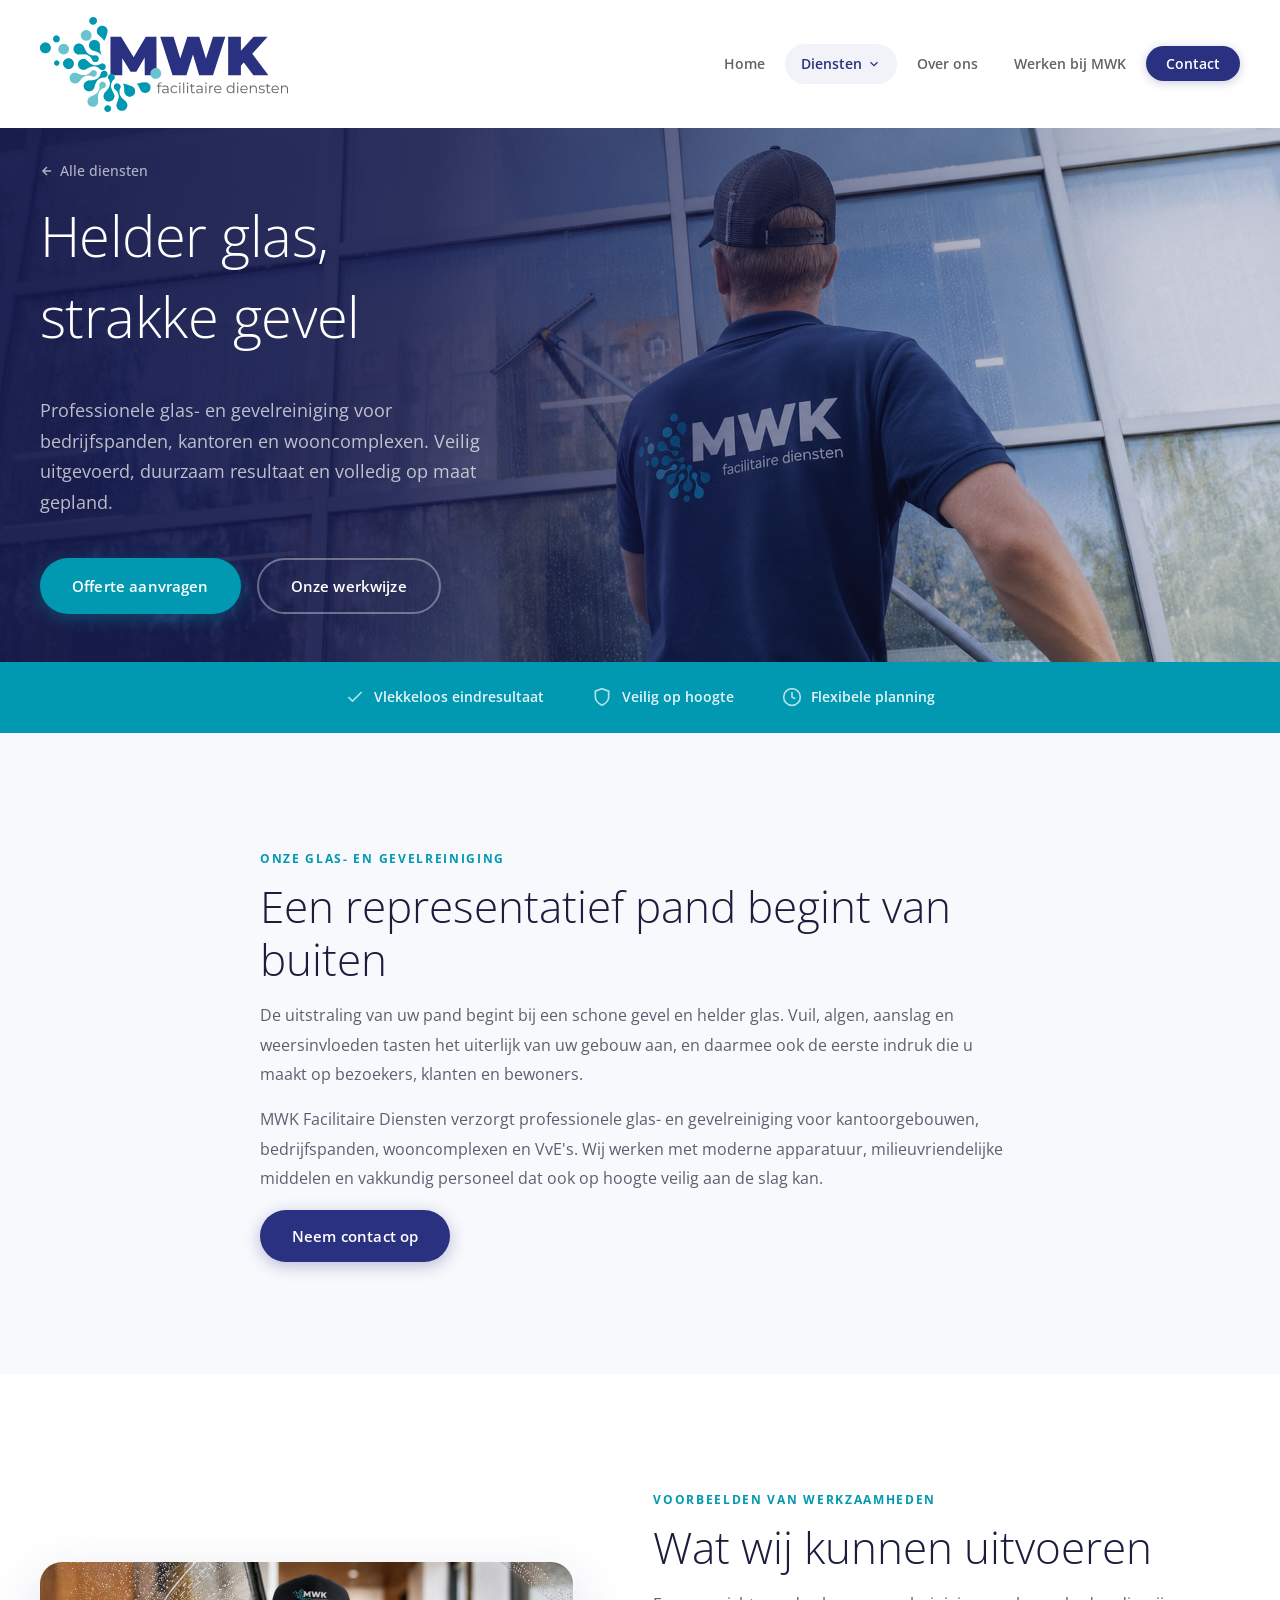
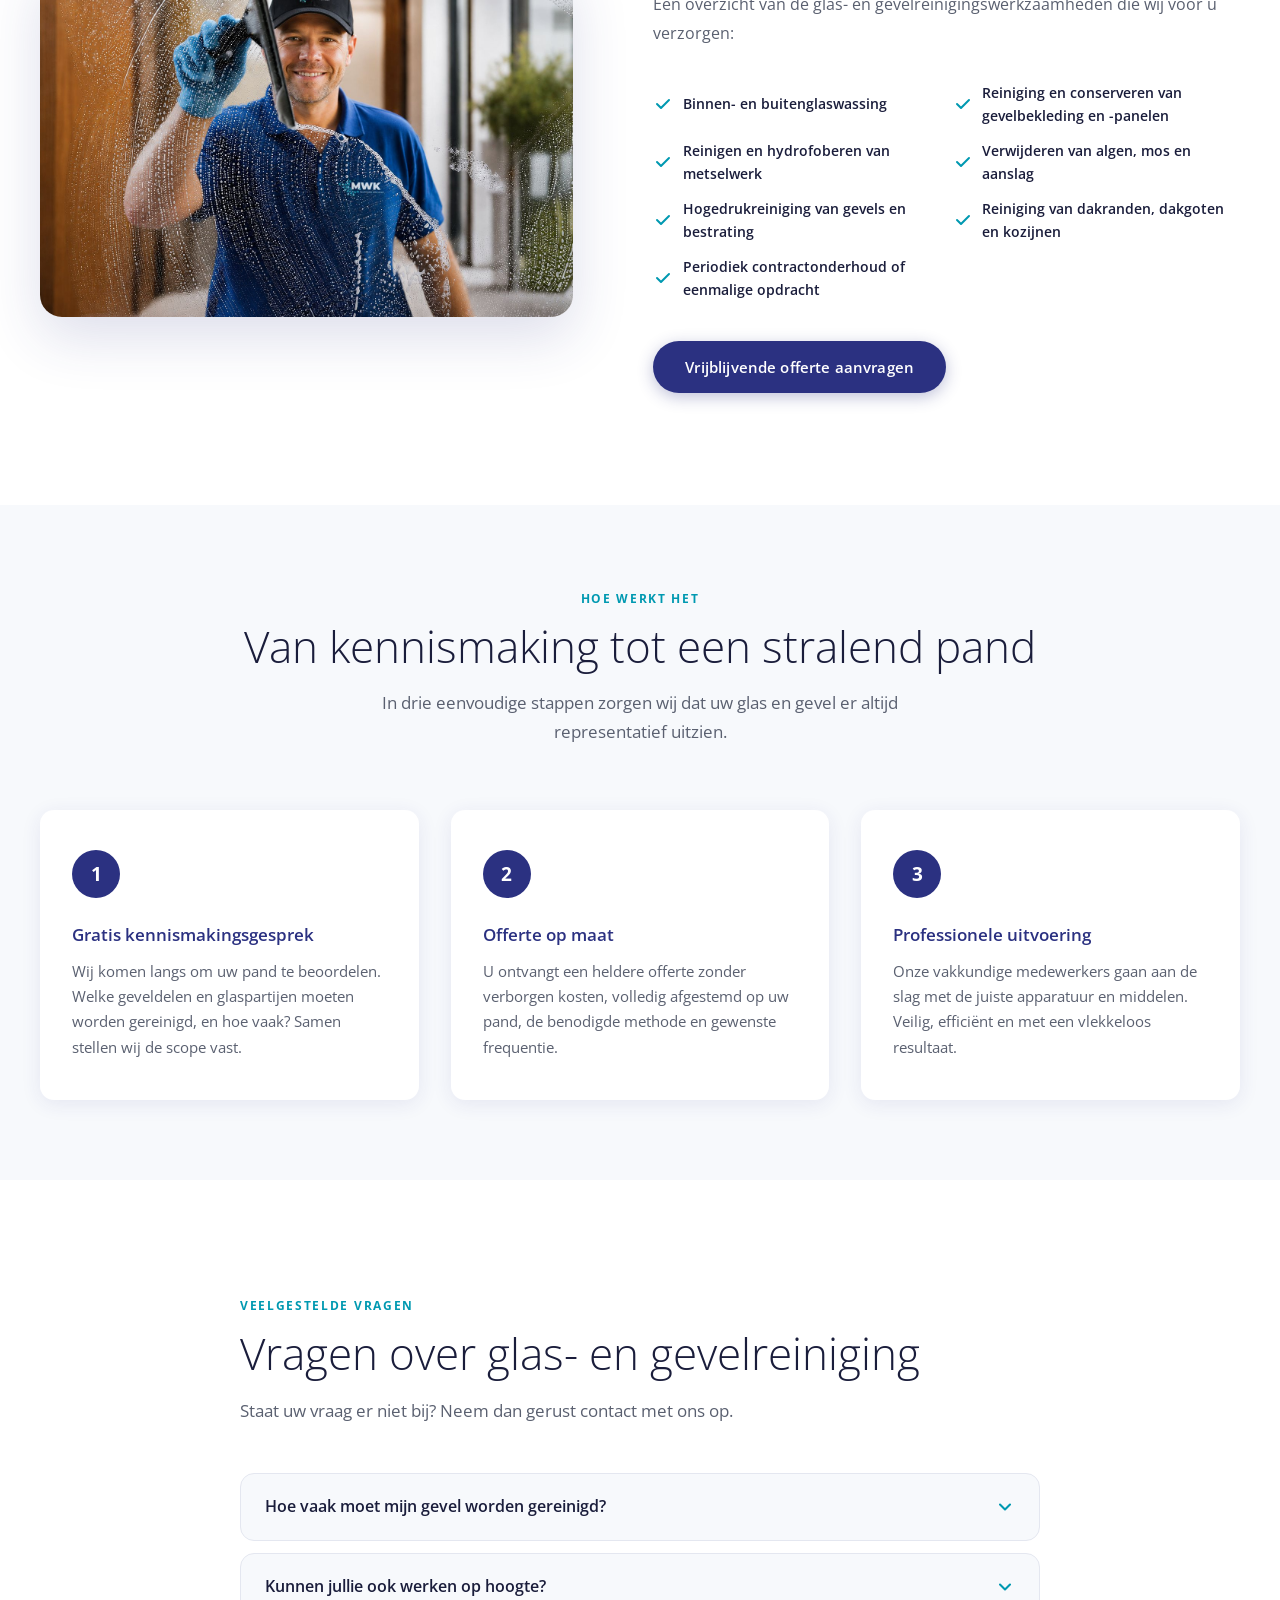
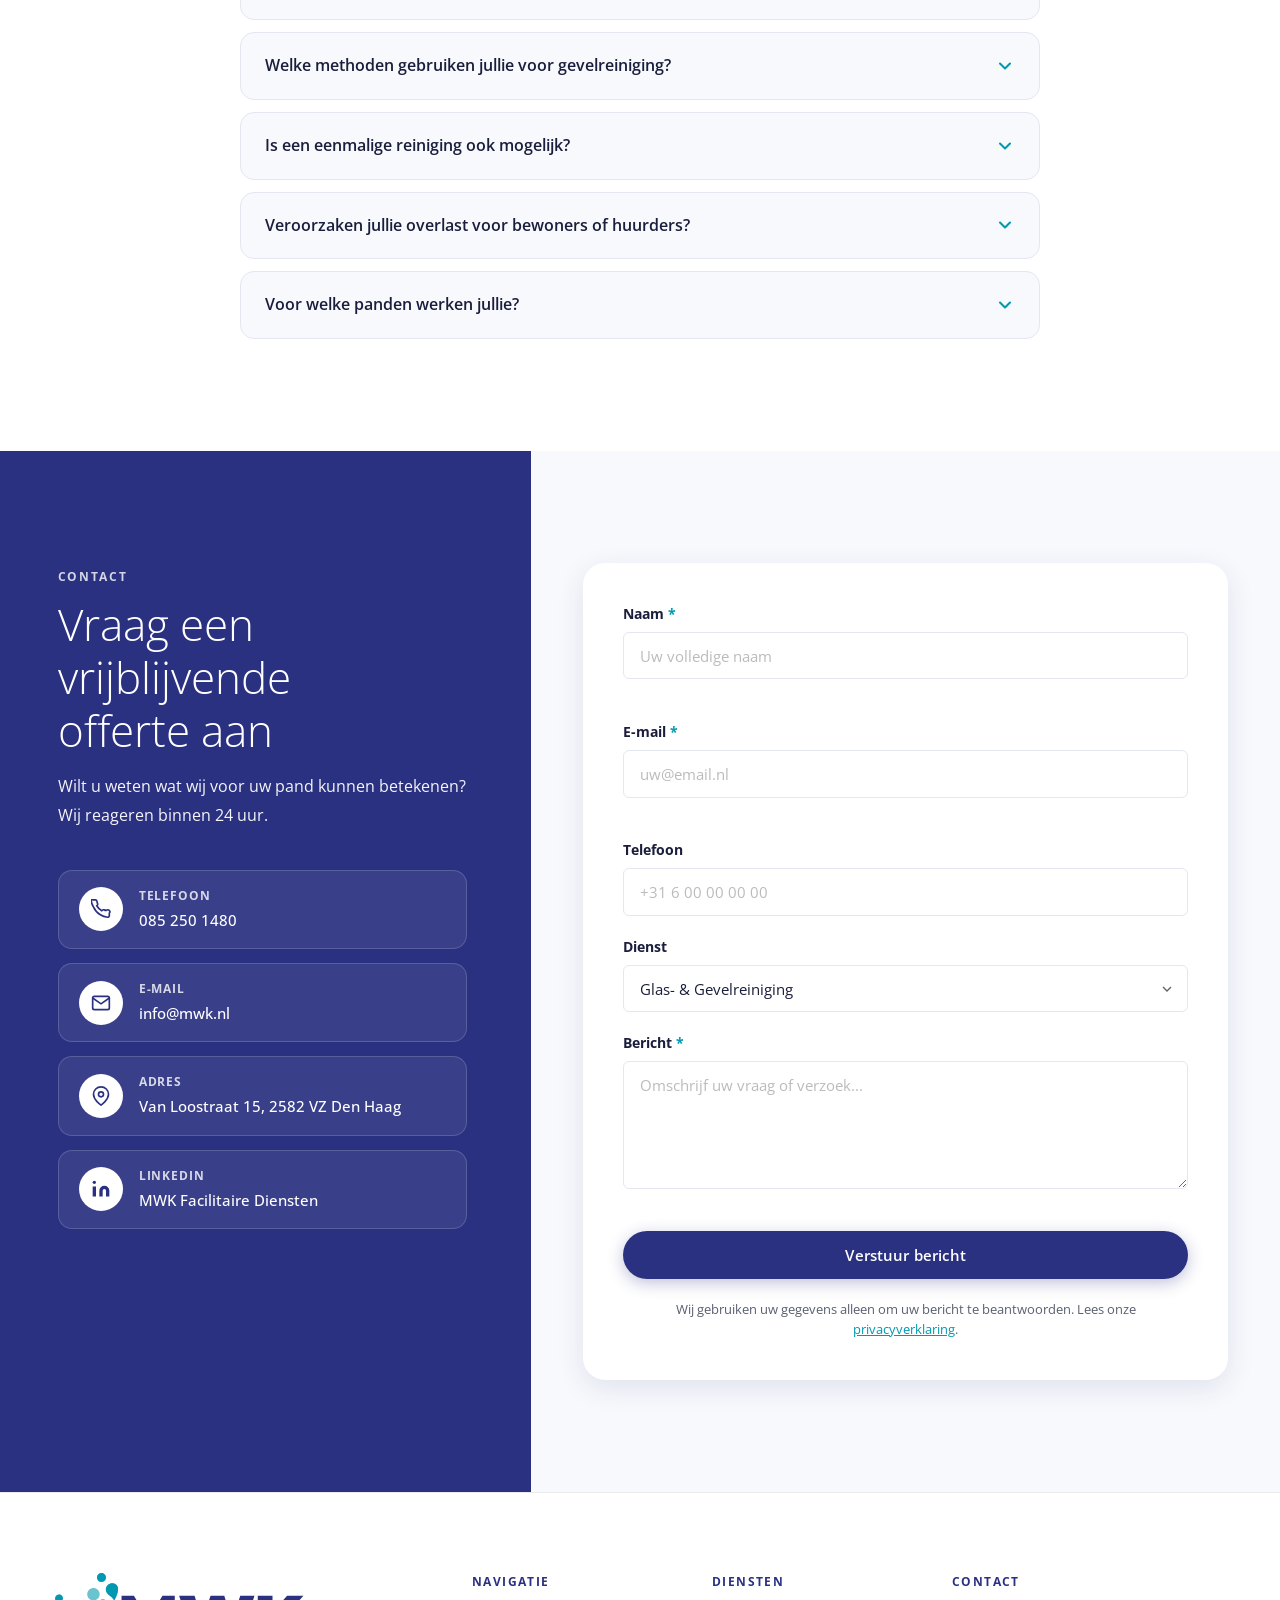
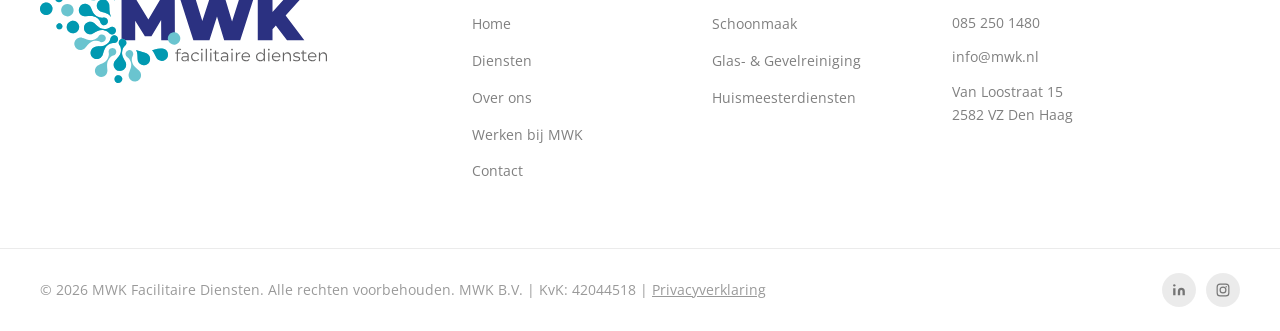
<file: glas-gevelreiniging.html>
<!DOCTYPE html>
<html lang="nl">
<head>
  <meta charset="UTF-8" />
  <meta name="viewport" content="width=device-width, initial-scale=1.0" />
  <meta name="theme-color" content="#2b3181" />
  <meta name="description" content="MWK Facilitaire Diensten verzorgt professionele glas- en gevelreiniging in de Randstad en Den Haag. Helder glas en een strakke gevel voor bedrijfspanden, kantoren en wooncomplexen. Snel, veilig en duurzaam." />
  <meta name="keywords" content="glasreiniging, gevelreiniging, ramenpoetsen, gevelwassen, buitenglaswassen, professionele glasreiniging, MWK facilitaire diensten, glasreiniging Den Haag, gevelreiniging Randstad, ramenpoetsen Den Haag" />
  <meta name="author" content="MWK Facilitaire Diensten" />
  <meta property="og:title" content="Glas- en Gevelreiniging | MWK Facilitaire Diensten" />
  <meta property="og:description" content="Professionele glas- en gevelreiniging in de Randstad en Den Haag: helder glas en een strakke gevel voor uw bedrijfspand of wooncomplex." />
  <meta property="og:type" content="website" />
  <meta property="og:url" content="https://www.mwk.nl/glas-gevelreiniging.html" />
  <meta property="og:image" content="https://www.mwk.nl/images/Glas%20en%20gevelreiniging.png" />
  <link rel="canonical" href="https://www.mwk.nl/glas-gevelreiniging.html" />
  <link rel="icon" href="/favicon.ico?v=5" sizes="48x48" />
  <link rel="icon" href="images/favicon.png?v=5" type="image/png" sizes="480x480" />
  <link rel="icon" href="images/favicon.svg?v=5" type="image/svg+xml" />
  <link rel="apple-touch-icon" href="images/apple-touch-icon.png?v=5" />
  <title>Glas- en Gevelreiniging | MWK Facilitaire Diensten</title>
  <link rel="stylesheet" href="css/style.css" />
  <script type="application/ld+json">
  {
    "@context": "https://schema.org",
    "@type": "Service",
    "name": "Glas- en Gevelreiniging",
    "serviceType": "Glas- en Gevelreiniging",
    "description": "Professionele glas- en gevelreiniging voor bedrijfspanden, kantoren en wooncomplexen in de Randstad en Den Haag.",
    "url": "https://www.mwk.nl/glas-gevelreiniging.html",
    "provider": {
      "@type": "CleaningService",
      "name": "MWK Facilitaire Diensten",
      "url": "https://www.mwk.nl",
      "telephone": "+31852501480",
      "email": "info@mwk.nl",
      "address": {
        "@type": "PostalAddress",
        "streetAddress": "Van Loostraat 15",
        "postalCode": "2582 VZ",
        "addressLocality": "Den Haag",
        "addressCountry": "NL"
      }
    },
    "areaServed": [
      { "@type": "City", "name": "Den Haag" },
      { "@type": "AdministrativeArea", "name": "Randstad" }
    ]
  }
  </script>
  <script type="application/ld+json">
  {
    "@context": "https://schema.org",
    "@type": "BreadcrumbList",
    "itemListElement": [
      { "@type": "ListItem", "position": 1, "name": "Home", "item": "https://www.mwk.nl/" },
      { "@type": "ListItem", "position": 2, "name": "Glas- en Gevelreiniging", "item": "https://www.mwk.nl/glas-gevelreiniging.html" }
    ]
  }
  </script>
  <style>
    .hero__back {
      display: inline-flex;
      align-items: center;
      gap: .4rem;
      color: rgba(255,255,255,.65);
      font-size: .875rem;
      font-weight: 500;
      margin-bottom: 1.25rem;
      transition: color var(--transition);
    }
    .hero__back:hover { color: var(--clr-accent); }
    .hero__back svg { width: 14px; height: 14px; }

    .steps-section {
      padding: 5rem 0;
      background: var(--clr-gray-lt);
    }
    .steps__grid {
      display: grid;
      grid-template-columns: repeat(3, 1fr);
      gap: 2rem;
      margin-top: 3rem;
    }
    @media (max-width: 900px) {
      .steps__grid { grid-template-columns: 1fr; max-width: 480px; margin-inline: auto; margin-top: 2rem; }
    }
    .step-card {
      background: var(--clr-white);
      border-radius: var(--radius-md);
      padding: 2.5rem 2rem;
      box-shadow: var(--shadow-card);
    }
    .step-card__number {
      width: 48px;
      height: 48px;
      border-radius: 50%;
      background: var(--clr-primary);
      color: var(--clr-white);
      font-size: 1.2rem;
      font-weight: 700;
      display: flex;
      align-items: center;
      justify-content: center;
      margin-bottom: 1.5rem;
    }
    .step-card__title {
      font-size: 1.05rem;
      font-weight: 600;
      color: var(--clr-primary);
      margin-bottom: .6rem;
    }
    .step-card__desc {
      color: var(--clr-text-lt);
      line-height: 1.7;
      font-size: .93rem;
    }

    .hero {
      min-height: 44svh;
      padding-top: calc(var(--header-h) + 2rem);
      padding-bottom: 3rem;
    }
  </style>
</head>
<body>

  <!-- ===== HEADER / NAV ===== -->
  <header class="header" id="header">
    <div class="container header__inner">
      <a href="index.html" class="header__logo" aria-label="MWK Facilitaire Diensten – home">
        <svg xmlns="http://www.w3.org/2000/svg" viewBox="0 0 422 157.69" class="logo-svg" aria-hidden="true">
          <defs>
            <style>.l1{fill:#2b3181}.l2{fill:#646363}.l3{fill:#6ac4cf}.l4{fill:#0099b1}</style>
          </defs>
          <polygon class="l1" points="175.62 32.74 155.42 66.68 134.63 32.74 116.96 32.74 116.96 96.51 136.54 96.51 136.54 68.43 150.39 90.77 159.86 90.77 173.74 67.42 173.89 96.51 193.48 96.51 193.29 32.74 175.62 32.74"/>
          <polygon class="l1" points="275.47 69.46 264.34 32.74 244.58 32.74 232.81 68.97 221.71 32.74 199.58 32.74 219.98 96.51 243.03 96.51 253.88 62.41 264.16 96.51 287.21 96.51 307.61 32.74 287.21 32.74 275.47 69.46"/>
          <polygon class="l1" points="354.25 96.51 379.12 96.51 352.33 60.84 377.85 32.74 354.44 32.74 333.48 55.84 333.48 32.74 312.35 32.74 312.35 96.51 333.48 96.51 333.48 80.72 338.27 75.4 354.25 96.51"/>
          <path class="l2" d="M193.93,115.3v-1.42h7.8v1.42h-7.8ZM196.18,126.49v-14.18c0-1.12.33-2.02.98-2.71.66-.69,1.6-1.03,2.83-1.03.48,0,.94.06,1.39.19.45.13.82.33,1.13.6l-.58,1.27c-.24-.21-.52-.36-.84-.47-.32-.1-.66-.16-1.03-.16-.72,0-1.27.2-1.66.6-.38.4-.58.99-.58,1.78v1.92l.05.79v11.4h-1.7Z"/>
          <path class="l2" d="M207.34,126.61c-.94,0-1.76-.16-2.46-.47-.7-.31-1.23-.74-1.6-1.3-.37-.55-.55-1.19-.55-1.91,0-.66.16-1.25.47-1.79s.82-.97,1.54-1.3c.71-.33,1.67-.49,2.87-.49h4.34v1.27h-4.3c-1.22,0-2.06.22-2.53.65-.47.43-.71.97-.71,1.61,0,.72.28,1.3.84,1.73s1.34.65,2.35.65,1.79-.22,2.48-.66c.7-.44,1.2-1.08,1.52-1.91l.38,1.18c-.32.83-.88,1.5-1.67,1.99s-1.79.74-2.99.74ZM211.69,126.49v-2.78l-.07-.46v-4.66c0-1.07-.3-1.9-.9-2.47-.6-.58-1.49-.86-2.68-.86-.82,0-1.59.14-2.33.41-.74.27-1.36.63-1.87,1.08l-.77-1.27c.64-.54,1.41-.96,2.3-1.26.9-.3,1.84-.44,2.83-.44,1.63,0,2.89.4,3.78,1.21.89.81,1.33,2.04,1.33,3.68v7.82h-1.63Z"/>
          <path class="l2" d="M223.18,126.61c-1.25,0-2.36-.28-3.35-.83-.98-.55-1.76-1.31-2.32-2.28-.56-.97-.84-2.08-.84-3.32s.28-2.38.84-3.34c.56-.96,1.33-1.71,2.32-2.26.98-.54,2.1-.82,3.35-.82,1.07,0,2.04.21,2.9.62.86.42,1.54,1.04,2.04,1.87l-1.27.86c-.43-.64-.97-1.11-1.61-1.42-.64-.3-1.34-.46-2.09-.46-.9,0-1.7.2-2.42.61s-1.29.98-1.7,1.72c-.42.74-.62,1.6-.62,2.59s.21,1.86.62,2.59.98,1.31,1.7,1.72,1.53.61,2.42.61c.75,0,1.45-.15,2.09-.46s1.18-.77,1.61-1.39l1.27.86c-.5.82-1.18,1.44-2.04,1.86-.86.42-1.83.64-2.9.64Z"/>
          <path class="l2" d="M232.13,111.1c-.35,0-.65-.12-.89-.36s-.36-.53-.36-.86.12-.62.36-.85c.24-.23.54-.35.89-.35s.65.11.89.34c.24.22.36.5.36.84s-.12.65-.35.89c-.23.24-.53.36-.9.36ZM231.27,126.49v-12.6h1.7v12.6h-1.7Z"/>
          <path class="l2" d="M237.73,126.49v-17.81h1.7v17.81h-1.7Z"/>
          <path class="l2" d="M245.05,111.1c-.35,0-.65-.12-.89-.36-.24-.24-.36-.53-.36-.86s.12-.62.36-.85c.24-.23.54-.35.89-.35s.65.11.89.34c.24.22.36.5.36.84s-.12.65-.35.89c-.23.24-.53.36-.9.36ZM244.18,126.49v-12.6h1.7v12.6h-1.7Z"/>
          <path class="l2" d="M248.67,115.3v-1.42h7.8v1.42h-7.8ZM254.62,126.61c-1.18,0-2.1-.32-2.74-.96-.64-.64-.96-1.54-.96-2.71v-11.83h1.7v11.74c0,.74.19,1.3.56,1.7.38.4.92.6,1.62.6.75,0,1.38-.22,1.87-.65l.6,1.22c-.34.3-.74.53-1.21.67-.47.14-.96.22-1.45.22Z"/>
          <path class="l2" d="M263.93,126.61c-.94,0-1.76-.16-2.46-.47-.7-.31-1.23-.74-1.6-1.3-.37-.55-.55-1.19-.55-1.91,0-.66.16-1.25.47-1.79.31-.54.82-.97,1.54-1.3s1.67-.49,2.87-.49h4.34v1.27h-4.3c-1.22,0-2.06.22-2.53.65s-.71.97-.71,1.61c0,.72.28,1.3.84,1.73.56.43,1.34.65,2.35.65s1.79-.22,2.48-.66c.7-.44,1.2-1.08,1.52-1.91l.38,1.18c-.32.83-.88,1.5-1.67,1.99s-1.79.74-2.99.74ZM268.28,126.49v-2.78l-.07-.46v-4.66c0-1.07-.3-1.9-.9-2.47-.6-.58-1.49-.86-2.68-.86-.82,0-1.59.14-2.33.41-.74.27-1.36.63-1.87,1.08l-.77-1.27c.64-.54,1.41-.96,2.3-1.26.9-.3,1.84-.44,2.83-.44,1.63,0,2.89.4,3.78,1.21.89.81,1.33,2.04,1.33,3.68v7.82h-1.63Z"/>
          <path class="l2" d="M275.41,111.1c-.35,0-.65-.12-.89-.36-.24-.24-.36-.53-.36-.86s.12-.62.36-.85c.24-.23.54-.35.89-.35s.65.11.89.34c.24.22.36.5.36.84s-.12.65-.35.89c-.23.24-.53.36-.9.36ZM274.54,126.49v-12.6h1.7v12.6h-1.7Z"/>
          <path class="l2" d="M281,126.49v-12.6h1.63v3.43l-.17-.6c.35-.96.94-1.69,1.78-2.2.83-.5,1.86-.76,3.1-.76v1.66c-.06,0-.13,0-.19-.01-.06,0-.13-.01-.19-.01-1.33,0-2.37.4-3.12,1.21s-1.13,1.96-1.13,3.44v6.43h-1.7Z"/>
          <path class="l2" d="M295.66,126.61c-1.31,0-2.46-.28-3.46-.83-.99-.55-1.77-1.31-2.33-2.28-.56-.97-.84-2.08-.84-3.32s.27-2.35.8-3.31,1.27-1.72,2.21-2.27c.94-.55,1.99-.83,3.16-.83s2.24.27,3.16.8,1.64,1.29,2.17,2.26c.53.97.79,2.08.79,3.35,0,.08,0,.16-.01.25s-.01.18-.01.28h-10.97v-1.27h10.06l-.67.5c0-.91-.2-1.72-.59-2.44-.39-.71-.92-1.27-1.6-1.67-.67-.4-1.45-.6-2.33-.6s-1.64.2-2.33.6c-.69.4-1.22.96-1.61,1.68-.38.72-.58,1.54-.58,2.47v.26c0,.96.21,1.8.64,2.53.42.73,1.02,1.3,1.78,1.7s1.63.61,2.6.61c.77,0,1.48-.14,2.15-.41s1.24-.69,1.72-1.25l.96,1.1c-.56.67-1.26,1.18-2.1,1.54-.84.35-1.76.53-2.77.53Z"/>
          <path class="l2" d="M316.11,126.61c-1.2,0-2.28-.27-3.23-.82-.95-.54-1.7-1.3-2.24-2.27s-.82-2.08-.82-3.35.27-2.4.82-3.36,1.29-1.71,2.24-2.24c.95-.54,2.03-.8,3.23-.8,1.1,0,2.09.25,2.96.74.87.5,1.57,1.22,2.09,2.17.52.95.78,2.12.78,3.49s-.26,2.52-.77,3.48c-.51.96-1.2,1.69-2.08,2.2s-1.87.76-2.99.76ZM316.23,125.09c.9,0,1.7-.2,2.41-.61.71-.41,1.27-.98,1.68-1.73.41-.74.61-1.6.61-2.58s-.2-1.86-.61-2.59c-.41-.74-.97-1.31-1.68-1.72-.71-.41-1.52-.61-2.41-.61s-1.67.2-2.38.61-1.26.98-1.68,1.72c-.42.74-.62,1.6-.62,2.59s.21,1.84.62,2.58c.42.74.98,1.32,1.68,1.73s1.5.61,2.38.61ZM320.98,126.49v-3.79l.17-2.54-.24-2.54v-8.93h1.7v17.81h-1.63Z"/>
          <path class="l2" d="M328.23,111.1c-.35,0-.65-.12-.89-.36-.24-.24-.36-.53-.36-.86s.12-.62.36-.85c.24-.23.54-.35.89-.35s.65.11.89.34c.24.22.36.5.36.84s-.12.65-.35.89c-.23.24-.53.36-.9.36ZM327.37,126.49v-12.6h1.7v12.6h-1.7Z"/>
          <path class="l2" d="M339.17,126.61c-1.31,0-2.46-.28-3.46-.83-.99-.55-1.77-1.31-2.33-2.28-.56-.97-.84-2.08-.84-3.32s.27-2.35.8-3.31,1.27-1.72,2.21-2.27c.94-.55,1.99-.83,3.16-.83s2.24.27,3.16.8,1.64,1.29,2.17,2.26c.53.97.79,2.08.79,3.35,0,.08,0,.16-.01.25s-.01.18-.01.28h-10.97v-1.27h10.06l-.67.5c0-.91-.2-1.72-.59-2.44-.39-.71-.92-1.27-1.6-1.67-.67-.4-1.45-.6-2.33-.6s-1.64.2-2.33.6c-.69.4-1.22.96-1.61,1.68-.38.72-.58,1.54-.58,2.47v.26c0,.96.21,1.8.64,2.53.42.73,1.02,1.3,1.78,1.7s1.63.61,2.6.61c.77,0,1.48-.14,2.15-.41s1.24-.69,1.72-1.25l.96,1.1c-.56.67-1.26,1.18-2.1,1.54-.84.35-1.76.53-2.77.53Z"/>
          <path class="l2" d="M354.75,113.77c1.02,0,1.92.2,2.7.59s1.38.99,1.82,1.79c.44.8.66,1.81.66,3.02v7.32h-1.7v-7.15c0-1.33-.33-2.33-1-3.01-.66-.68-1.6-1.02-2.8-1.02-.9,0-1.68.18-2.34.54-.66.36-1.18.88-1.54,1.56-.36.68-.54,1.5-.54,2.46v6.62h-1.7v-12.6h1.63v3.46l-.26-.65c.4-.91,1.04-1.63,1.92-2.15.88-.52,1.93-.78,3.14-.78Z"/>
          <path class="l2" d="M367.93,126.61c-1.04,0-2.02-.15-2.95-.44-.93-.3-1.66-.67-2.18-1.12l.77-1.34c.51.38,1.17.72,1.97,1,.8.28,1.64.42,2.52.42,1.2,0,2.06-.19,2.59-.56.53-.38.79-.88.79-1.5,0-.46-.15-.83-.44-1.09-.3-.26-.68-.46-1.16-.6-.48-.14-1.02-.25-1.61-.35-.59-.1-1.18-.21-1.76-.34s-1.12-.32-1.6-.56c-.48-.25-.87-.59-1.16-1.02-.3-.43-.44-1.01-.44-1.73s.19-1.3.58-1.85.95-.97,1.69-1.28c.74-.31,1.65-.47,2.72-.47.82,0,1.63.11,2.45.32.82.22,1.49.5,2.02.85l-.74,1.37c-.56-.38-1.16-.66-1.8-.83-.64-.17-1.28-.25-1.92-.25-1.14,0-1.97.2-2.51.59-.54.39-.8.89-.8,1.5,0,.48.15.86.44,1.13.3.27.69.48,1.18.64.49.15,1.02.28,1.61.37.58.1,1.17.21,1.75.35.58.14,1.12.32,1.61.55.49.23.88.56,1.18.98.3.42.44.98.44,1.67,0,.74-.2,1.37-.61,1.91-.41.54-1,.95-1.78,1.25-.78.3-1.72.44-2.82.44Z"/>
          <path class="l2" d="M374.29,115.3v-1.42h7.8v1.42h-7.8ZM380.24,126.61c-1.18,0-2.1-.32-2.74-.96-.64-.64-.96-1.54-.96-2.71v-11.83h1.7v11.74c0,.74.19,1.3.56,1.7.38.4.92.6,1.62.6.75,0,1.38-.22,1.87-.65l.6,1.22c-.34.3-.74.53-1.21.67-.47.14-.96.22-1.45.22Z"/>
          <path class="l2" d="M390.89,126.61c-1.31,0-2.46-.28-3.46-.83-.99-.55-1.77-1.31-2.33-2.28-.56-.97-.84-2.08-.84-3.32s.27-2.35.8-3.31,1.27-1.72,2.21-2.27c.94-.55,1.99-.83,3.16-.83s2.24.27,3.16.8,1.64,1.29,2.17,2.26c.53.97.79,2.08.79,3.35,0,.08,0,.16-.01.25s-.01.18-.01.28h-10.97v-1.27h10.06l-.67.5c0-.91-.2-1.72-.59-2.44-.39-.71-.92-1.27-1.6-1.67-.67-.4-1.45-.6-2.33-.6s-1.64.2-2.33.6c-.69.4-1.22.96-1.61,1.68-.38.72-.58,1.54-.58,2.47v.26c0,.96.21,1.8.64,2.53.42.73,1.02,1.3,1.78,1.7s1.63.61,2.6.61c.77,0,1.48-.14,2.15-.41s1.24-.69,1.72-1.25l.96,1.1c-.56.67-1.26,1.18-2.1,1.54-.84.35-1.76.53-2.77.53Z"/>
          <path class="l2" d="M406.47,113.77c1.02,0,1.92.2,2.7.59s1.38.99,1.82,1.79c.44.8.66,1.81.66,3.02v7.32h-1.7v-7.15c0-1.33-.33-2.33-1-3.01-.66-.68-1.6-1.02-2.8-1.02-.9,0-1.68.18-2.34.54-.66.36-1.18.88-1.54,1.56-.36.68-.54,1.5-.54,2.46v6.62h-1.7v-12.6h1.63v3.46l-.26-.65c.4-.91,1.04-1.63,1.92-2.15.88-.52,1.93-.78,3.14-.78Z"/>
          <path class="l3" d="M89.86,12.54c3.41-.9,5.42-4.44,4.52-7.86-.96-3.4-4.5-5.41-7.9-4.45-3.41.9-5.37,4.43-4.46,7.84.96,3.4,4.5,5.41,7.84,4.46Z"/>
          <path class="l3" d="M60.11,60.85c1.17.72,2.45,1.1,3.72,1.23.06.04.16,0,.31.02.52.02,1.09.02,1.63-.07,5.69-.27,10.87-1.54,16.22,2.55,1.76,1.39,3.8,3.47,4.39,5.68.04.14.08.29.11.43.32,1.41,1.21,2.61,2.56,3.44,2.63,1.57,6.05.66,7.61-1.97,1.57-2.63.71-6.06-1.93-7.67-1.46-.85-3.14-.97-4.65-.47-2.21.59-5.06-.25-7.1-1.16-6.13-2.75-7.5-7.9-9.99-13.01-.19-.52-.42-1.02-.7-1.46-.09-.13-.16-.21-.22-.25-.7-1.1-1.66-1.98-2.83-2.7-4.22-2.54-9.72-1.13-12.24,3.14-2.54,4.22-1.13,9.72,3.09,12.26Z"/>
          <path class="l3" d="M24.51,41.35c2.71,1.49,6.12.54,7.62-2.12,1.51-2.66.6-6.08-2.12-7.62-2.66-1.51-6.07-.55-7.58,2.11-1.56,2.68-.6,6.08,2.08,7.64Z"/>
          <path class="l3" d="M6.56,42.6c-4.75,1.31-7.55,6.28-6.24,11.02,1.31,4.75,6.23,7.57,10.98,6.26,4.8-1.32,7.61-6.24,6.3-10.99-1.32-4.8-6.28-7.55-11.04-6.29Z"/>
          <path class="l3" d="M30,72.59c-2.08-1.18-4.75-.47-5.92,1.65-1.22,2.09-.47,4.75,1.61,5.93,2.09,1.22,4.75.47,5.97-1.62,1.18-2.08.43-4.74-1.66-5.96Z"/>
          <path class="l3" d="M79.07,39.14c4.8-1.32,7.55-6.28,6.24-11.02-1.31-4.75-6.23-7.57-10.98-6.26-4.8,1.32-7.57,6.23-6.26,10.98,1.32,4.8,6.24,7.61,10.99,6.3Z"/>
          <path class="l3" d="M153.19,115.41c-.07-.08-.18-.11-.3-.18-.47-.23-.98-.41-1.54-.57-3.17-1.12-4.24-1.36-8.86-2.92-2.53-.79-3.15-.97-4.59-1.52,2.26,4.04,1.85,8.37,2.11,12.95-.03,2.02.62,3.9,1.82,5.49,2.95,3.95,8.58,4.78,12.53,1.83,3.94-3,4.72-8.61,1.77-12.57-.8-1.08-1.8-1.94-2.93-2.52Z"/>
          <path class="l3" d="M110.98,146.73c-2.98.79-4.74,3.88-3.9,6.85.79,2.98,3.88,4.74,6.85,3.9,2.97-.84,4.74-3.88,3.9-6.85-.84-2.97-3.88-4.74-6.85-3.9Z"/>
          <path class="l3" d="M85.64,98.15c.13.12.26.19.38.26,1.22.71,2.73.98,4.23.63,2.98-.79,4.75-3.83,4.01-6.83-.73-2.95-3.79-4.76-6.78-4.02-1.64.43-2.94,1.55-3.64,2.97-1.18,1.96-3.74,3.36-5.84,4.17-6.26,2.43-10.88-.26-16.27-2.12-.47-.23-.98-.41-1.53-.52-.11-.02-.22-.05-.33-.07-1.25-.24-2.57-.19-3.89.1-4.78,1.21-7.7,6.11-6.49,10.88,1.23,4.82,6.11,7.7,10.88,6.49,1.35-.36,2.53-.93,3.5-1.75.08-.07.17-.15.25-.22.42-.37.77-.77,1.13-1.17,3.82-4.25,6.58-8.8,13.24-9.69,2.24-.29,5.13-.28,7.13.89Z"/>
          <path class="l3" d="M55.9,75.09c-1.31-4.75-6.23-7.57-10.98-6.26-4.8,1.32-7.61,6.24-6.29,11.04,1.31,4.75,6.28,7.55,11.02,6.24,4.75-1.31,7.57-6.23,6.24-11.02Z"/>
          <path class="l3" d="M108.7,115.78c1.57-2.63.71-6.06-1.92-7.63-2.69-1.6-6.11-.7-7.67,1.93-.85,1.46-1.02,3.15-.47,4.65.54,2.23-.25,5.06-1.16,7.1-2.75,6.13-7.9,7.5-13.05,10-.47.18-.97.41-1.46.7-.08.07-.17.15-.26.17-1.04.74-1.97,1.71-2.64,2.86-2.54,4.22-1.13,9.72,3.09,12.26,4.27,2.52,9.77,1.12,12.31-3.11.67-1.16,1.05-2.44,1.18-3.71.04-.06.06-.17.02-.31.06-.53.02-1.09-.02-1.64-.27-5.69-1.54-10.87,2.55-16.22,1.34-1.75,3.42-3.79,5.68-4.39.14-.04.24-.06.38-.1,1.41-.32,2.66-1.22,3.44-2.56Z"/>
          <path class="l3" d="M47.12,57.7c2.41-4.3.91-9.77-3.38-12.18-4.31-2.46-9.78-.96-12.19,3.33-2.46,4.31-.96,9.78,3.33,12.19,4.31,2.46,9.78.96,12.24-3.35Z"/>
          <path class="l3" d="M119.16,94.45c-3.08-.37-5.85,1.81-6.23,4.84-.22,1.71.36,3.3,1.39,4.47,1.46,1.83,1.82,4.72,1.8,6.99-.03,6.7-4.19,10.02-7.89,14.34-.36.4-.71.81-1.06,1.26-.07.12-.11.18-.13.29-.7,1.06-1.14,2.31-1.35,3.65-.59,4.95,2.9,9.38,7.79,9.98,4.95.59,9.38-2.9,9.98-7.79.21-1.34.07-2.64-.36-3.87l-.09-.34c-.19-.52-.46-.96-.7-1.46-2.58-5.08-5.82-9.32-4.19-15.83.5-2.19,1.58-4.9,3.41-6.36.13-.09.21-.16.35-.25h0c1.11-.86,1.9-2.15,2.11-3.7.37-3.08-1.81-5.85-4.84-6.23Z"/>
          <path class="l3" d="M108.95,83.32c.38-3.04-1.81-5.85-4.89-6.22-1.64-.18-3.25.35-4.41,1.43-1.84,1.41-4.72,1.82-6.99,1.8-6.7-.03-10.02-4.19-14.34-7.89-.42-.4-.82-.76-1.26-1.06-.12-.07-.2-.15-.3-.18-1.06-.7-2.31-1.14-3.64-1.3-4.95-.59-9.37,2.9-9.98,7.79-.61,4.9,2.9,9.37,7.79,9.98,1.33.16,2.63.02,3.87-.36.1-.03.19-.05.32-.14.47-.18.97-.41,1.46-.7,5.09-2.53,9.33-5.77,15.83-4.19,2.2.55,4.91,1.63,6.31,3.42.09.13.17.26.29.33v.05h.01c.86,1.11,2.15,1.9,3.69,2.06,3.1.42,5.87-1.76,6.23-4.84Z"/>
          <path class="l3" d="M110.85,91.47c-1.93-2.42-5.45-2.88-7.87-.95-1.19.93-1.91,2.31-2.11,3.7,0,.16-.02.31-.04.42-.26,2.33-2.02,4.6-3.61,6.21-4.82,4.73-10.07,4.16-15.77,4.59-.52-.02-1.07.03-1.62.12l-.34.09c-1.22.27-2.45.86-3.51,1.7-3.88,3.04-4.56,8.62-1.51,12.55,3.04,3.88,8.67,4.55,12.55,1.51,1.08-.8,1.88-1.84,2.46-2.97.08-.07.11-.18.18-.3.22-.52.4-1.03.52-1.53,1.81-5.42,2.52-10.71,8.24-14.18,1.95-1.19,4.63-2.36,6.91-2.09.12.07.28.08.44.09,1.39.2,2.88-.2,4.12-1.14,2.44-1.88,2.85-5.39.96-7.82Z"/>
          <path class="l3" d="M189.95,85.13c4.75-1.31,9.65,1.46,10.98,6.26,1.31,4.75-1.46,9.65-6.26,10.98-4.75,1.31-9.65-1.46-10.98-6.26-1.31-4.75,1.44-9.7,6.26-10.98Z"/>
          <path class="l3" d="M106.57,39.53c.73-1.33,1.96-3.71,3.07-6.49.43-1.5.98-2.98,1.52-4.51.84-3.13,1.19-6.32.32-8.8-1.85-3.81-6.23-5.9-10.45-4.73-4.75,1.31-7.57,6.23-6.24,11.02.34,1.3.96,2.47,1.79,3.44.06.04.13.12.22.25l1.21,1.07c3.26,2.81,6.63,5.01,8.56,8.76Z"/>
          <path class="l3" d="M99.61,50.84h0c-.07-1.3-.12-2.62-.22-3.96,0-.57-.04-1.12-.18-1.65.02-.11,0-.21-.03-.3-.28-1.26-.86-2.45-1.7-3.51-3.04-3.88-8.68-4.6-12.56-1.56-3.88,3.04-4.6,8.68-1.51,12.55.81,1.12,1.85,1.93,2.98,2.51.06.04.18.11.29.13.52.22,1.03.4,1.54.57,5.15,1.67,10.18,2.41,13.66,7.44,0-.11.01-.22.01-.33-2.45-5.83-2.28-11.88-2.28-11.88Z"/>
          <path class="l4" d="M89.86,12.54c3.41-.9,5.42-4.44,4.52-7.86-.96-3.4-4.5-5.41-7.9-4.45-3.41.9-5.37,4.43-4.46,7.84.96,3.4,4.5,5.41,7.84,4.46Z"/>
          <path class="l4" d="M60.11,60.85c1.17.72,2.45,1.1,3.72,1.23.06.04.16,0,.31.02.52.02,1.09.02,1.63-.07,5.69-.27,10.87-1.54,16.22,2.55,1.76,1.39,3.8,3.47,4.39,5.68.04.14.08.29.11.43.32,1.41,1.21,2.61,2.56,3.44,2.63,1.57,6.05.66,7.61-1.97,1.57-2.63.71-6.06-1.93-7.67-1.46-.85-3.14-.97-4.65-.47-2.21.59-5.06-.25-7.1-1.16-6.13-2.75-7.5-7.9-9.99-13.01-.19-.52-.42-1.02-.7-1.46-.09-.13-.16-.21-.22-.25-.7-1.1-1.66-1.98-2.83-2.7-4.22-2.54-9.72-1.13-12.24,3.14-2.54,4.22-1.13,9.72,3.09,12.26Z"/>
          <path class="l4" d="M24.51,41.35c2.71,1.49,6.12.54,7.62-2.12,1.51-2.66.6-6.08-2.12-7.62-2.66-1.51-6.07-.55-7.58,2.11-1.56,2.68-.6,6.08,2.08,7.64Z"/>
          <path class="l4" d="M6.56,42.6c-4.75,1.31-7.55,6.28-6.24,11.02,1.31,4.75,6.23,7.57,10.98,6.26,4.8-1.32,7.61-6.24,6.3-10.99-1.32-4.8-6.28-7.55-11.04-6.29Z"/>
          <path class="l4" d="M30,72.59c-2.08-1.18-4.75-.47-5.92,1.65-1.22,2.09-.47,4.75,1.61,5.93,2.09,1.22,4.75.47,5.97-1.62,1.18-2.08.43-4.74-1.66-5.96Z"/>
          <path class="l4" d="M153.18,115.43c-.44-.23-.89-.44-1.36-.62-3.06-1.15-6.24-2.01-9.33-3.06-2.53-.79-3.15-.97-4.59-1.52,2.26,4.04,1.85,8.37,2.11,12.95-.03,2.02.62,3.9,1.82,5.49,2.95,3.95,8.58,4.78,12.53,1.83,3.94-3,4.72-8.61,1.77-12.57-.8-1.07-1.8-1.89-2.94-2.5Z"/>
          <path class="l4" d="M110.98,146.73c-2.98.79-4.74,3.88-3.9,6.85.79,2.98,3.88,4.74,6.85,3.9,2.97-.84,4.74-3.88,3.9-6.85-.84-2.97-3.88-4.74-6.85-3.9Z"/>
          <path class="l4" d="M179.14,109.34c-1.26-.68-2.69-1.06-4.19-1.17-3.52-.24-7.26.45-10.57,1.6-.75.26-1.49.56-2.27.78-.28.08-1.14.42-1.4.15,2.7,2.73,3.95,6.29,5.72,9.85.24.5.47,1.01.79,1.44.07.08.1.18.17.26.74,1.04,1.71,1.97,2.91,2.63,4.3,2.41,9.77.91,12.18-3.38,1.61-2.87,1.47-6.51-.28-9.28-.79-1.26-1.85-2.21-3.08-2.87Z"/>
          <path class="l4" d="M55.9,75.09c-1.31-4.75-6.23-7.57-10.98-6.26-4.8,1.32-7.61,6.24-6.29,11.04,1.31,4.75,6.28,7.55,11.02,6.24,4.75-1.31,7.57-6.23,6.24-11.02Z"/>
          <path class="l4" d="M119.16,94.45c-3.08-.37-5.85,1.81-6.23,4.84-.22,1.71.36,3.3,1.39,4.47,1.46,1.83,1.82,4.72,1.8,6.99-.03,6.7-4.19,10.02-7.89,14.34-.36.4-.71.81-1.06,1.26-.07.12-.11.18-.13.29-.7,1.06-1.14,2.31-1.35,3.65-.59,4.95,2.9,9.38,7.79,9.98,4.95.59,9.38-2.9,9.98-7.79.21-1.34.07-2.64-.36-3.87l-.09-.34c-.19-.52-.46-.96-.7-1.46-2.58-5.08-5.82-9.32-4.19-15.83.5-2.19,1.58-4.9,3.41-6.36.13-.09.21-.16.35-.25h0c1.11-.86,1.9-2.15,2.11-3.7.37-3.08-1.81-5.85-4.84-6.23Z"/>
          <path class="l4" d="M108.95,83.32c.38-3.04-1.81-5.85-4.89-6.22-1.64-.18-3.25.35-4.41,1.43-1.84,1.41-4.72,1.82-6.99,1.8-6.7-.03-10.02-4.19-14.34-7.89-.42-.4-.82-.76-1.26-1.06-.12-.07-.2-.15-.3-.18-1.06-.7-2.31-1.14-3.64-1.3-4.95-.59-9.37,2.9-9.98,7.79-.61,4.9,2.9,9.37,7.79,9.98,1.33.16,2.63.02,3.87-.36.1-.03.19-.05.32-.14.47-.18.97-.41,1.46-.7,5.09-2.53,9.33-5.77,15.83-4.19,2.2.55,4.91,1.63,6.31,3.42.09.13.17.26.29.33v.05h.01c.86,1.11,2.15,1.9,3.69,2.06,3.1.42,5.87-1.76,6.23-4.84Z"/>
          <path class="l4" d="M110.85,91.47c-1.93-2.42-5.45-2.88-7.87-.95-1.19.93-1.91,2.31-2.11,3.7,0,.16-.02.31-.04.42-.26,2.33-2.02,4.6-3.61,6.21-4.82,4.73-10.07,4.16-15.77,4.59-.52-.02-1.07.03-1.62.12l-.34.09c-1.22.27-2.45.86-3.51,1.7-3.88,3.04-4.56,8.62-1.51,12.55,3.04,3.88,8.67,4.55,12.55,1.51,1.08-.8,1.88-1.84,2.46-2.97.08-.07.11-.18.18-.3.22-.52.4-1.03.52-1.53,1.81-5.42,2.52-10.71,8.24-14.18,1.95-1.19,4.63-2.36,6.91-2.09.12.07.28.08.44.09,1.39.2,2.88-.2,4.12-1.14,2.44-1.88,2.85-5.39.96-7.82Z"/>
          <path class="l4" d="M106.57,39.53c2.05-3.76,3.82-7.8,4.81-11.98.27-1.15.47-2.31.56-3.49.16-2.06-.06-4.07-1.32-5.77-1.05-1.41-2.52-2.49-4.17-3.09s-3.63-.7-5.41-.21c-3.29.91-5.82,3.69-6.43,7.04-.47,2.59.25,5.56,2.06,7.51.32.34.66.65,1.02.95,3.15,2.73,6.84,5.15,8.83,8.94,0,0,.06.1.06.11Z"/>
          <path class="l4" d="M99.61,50.84h0c-.07-1.3-.12-2.62-.22-3.96,0-.57-.04-1.12-.18-1.65.02-.11,0-.21-.03-.3-.28-1.26-.86-2.45-1.7-3.51-3.04-3.88-8.68-4.6-12.56-1.56-3.88,3.04-4.6,8.68-1.51,12.55.81,1.12,1.85,1.93,2.98,2.51.06.04.18.11.29.13.52.22,1.03.4,1.54.57,5.15,1.67,10.18,2.41,13.66,7.44,0-.11.01-.22.01-.33-2.45-5.83-2.28-11.88-2.28-11.88Z"/>
          <path class="l3" d="M142.91,140.95c-.03-.1-.1-.18-.17-.26-.37-.42-.77-.77-1.22-1.12-4.21-3.83-8.75-6.59-9.64-13.25-.29-2.24-.28-5.13.89-7.13.07-.12.14-.24.21-.37.76-1.23,1.02-2.74.63-4.23-.74-3-3.79-4.76-6.78-4.02-3,.74-4.81,3.8-4.02,6.78.39,1.65,1.5,2.95,2.92,3.65,2.01,1.17,3.41,3.73,4.22,5.83,2.38,6.27-.26,10.88-2.19,16.23-.17.51-.35,1.02-.51,1.58-.02.11-.05.22-.07.33-.24,1.25-.19,2.57.15,3.87,1.21,4.78,6.11,7.7,10.88,6.49s7.7-6.11,6.47-10.93c-.34-1.3-.96-2.47-1.79-3.44Z"/>
          <path class="l4" d="M142.91,140.95c-.03-.1-.1-.18-.17-.26-.37-.42-.77-.77-1.22-1.12-4.21-3.83-8.75-6.59-9.64-13.25-.29-2.24-.28-5.13.89-7.13.07-.12.14-.24.21-.37.76-1.23,1.02-2.74.63-4.23-.74-3-3.79-4.76-6.78-4.02-3,.74-4.81,3.8-4.02,6.78.39,1.65,1.5,2.95,2.92,3.65,2.01,1.17,3.41,3.73,4.22,5.83,2.38,6.27-.26,10.88-2.19,16.23-.17.51-.35,1.02-.51,1.58-.02.11-.05.22-.07.33-.24,1.25-.19,2.57.15,3.87,1.21,4.78,6.11,7.7,10.88,6.49s7.7-6.11,6.47-10.93c-.34-1.3-.96-2.47-1.79-3.44Z"/>
        </svg>
      </a>

      <nav class="nav" id="nav" role="navigation" aria-label="Hoofdnavigatie">
        <ul class="nav__list">
          <li><a href="index.html" class="nav__link">Home</a></li>
          <li class="nav__item--mega">
            <a href="index.html#diensten" class="nav__link nav__link--mega nav__link--active" aria-haspopup="true">
              Diensten
              <svg class="nav__caret" viewBox="0 0 24 24" fill="none" stroke="currentColor" stroke-width="2" aria-hidden="true"><path d="M6 9l6 6 6-6"/></svg>
            </a>
            <div class="mega-menu">
              <div class="container">
                <div class="mega-menu__inner">
                  <a href="schoonmaak.html" class="mega-menu__item">
                    <span class="mega-menu__img"><img src="images/optimized/Schoonmaak_7.jpg" alt="" style="object-position: center 20%;" loading="lazy" /></span>
                    <span class="mega-menu__body">
                      <span class="mega-menu__title">Schoonmaak</span>
                      <span class="mega-menu__desc">Kantoren, bedrijfsruimten en woonruimten, volledig afgestemd op uw wensen en planning.</span>
                    </span>
                  </a>
                  <a href="glas-gevelreiniging.html" class="mega-menu__item">
                    <span class="mega-menu__img"><img src="images/optimized/Glas-en-Gevel_19.jpg" alt="" style="object-position: center;" loading="lazy" /></span>
                    <span class="mega-menu__body">
                      <span class="mega-menu__title">Glas- &amp; Gevelreiniging</span>
                      <span class="mega-menu__desc">Vlekkeloze ramen en gevels voor een representatieve uitstraling.</span>
                    </span>
                  </a>
                  <a href="huismeesterdiensten.html" class="mega-menu__item">
                    <span class="mega-menu__img"><img src="images/optimized/Huismeester_28.jpg" alt="" style="object-position: center top;" loading="lazy" /></span>
                    <span class="mega-menu__body">
                      <span class="mega-menu__title">Huismeesterdiensten</span>
                      <span class="mega-menu__desc">Een vast aanspreekpunt dat uw pand beheert en onderhoudt.</span>
                    </span>
                  </a>
                </div>
                <a href="index.html#diensten" class="mega-menu__all">
                  Bekijk alle diensten
                  <svg viewBox="0 0 24 24" fill="none" stroke="currentColor" stroke-width="2" aria-hidden="true"><path d="M5 12h14M12 5l7 7-7 7"/></svg>
                </a>
              </div>
            </div>
          </li>
          <li><a href="over-ons.html" class="nav__link">Over ons</a></li>
          <li><a href="werken-bij-mwk.html" class="nav__link">Werken bij MWK</a></li>
          <li><a href="#contact" class="nav__link nav__link--cta">Contact</a></li>
        </ul>
      </nav>

      <a href="tel:+31852501480" class="header__call" aria-label="Bel MWK Facilitaire Diensten: 085 250 1480">
        <svg viewBox="0 0 24 24" fill="none" stroke="currentColor" stroke-width="2" stroke-linecap="round" stroke-linejoin="round" aria-hidden="true"><path d="M22 16.92v3a2 2 0 0 1-2.18 2 19.79 19.79 0 0 1-8.63-3.07 19.5 19.5 0 0 1-6-6 19.79 19.79 0 0 1-3.07-8.67A2 2 0 0 1 4.11 2h3a2 2 0 0 1 2 1.72c.13.96.36 1.9.7 2.81a2 2 0 0 1-.45 2.11L8.09 9.91a16 16 0 0 0 6 6l1.27-1.27a2 2 0 0 1 2.11-.45c.91.34 1.85.57 2.81.7A2 2 0 0 1 22 16.92z"/></svg>
      </a>
      <button class="hamburger" id="hamburger" aria-label="Menu openen" aria-expanded="false" aria-controls="nav">
        <span></span><span></span><span></span>
      </button>
    </div>
  </header>

  <main>

    <!-- ===== HERO ===== -->
    <section class="hero hero--photo" id="home" aria-label="Hero sectie">
      <div class="hero__photo">
        <img src="images/optimized/Glas-en-Gevel_23.jpg" alt="MWK medewerker reinigt een raampartij van een bedrijfspand met een wisser" style="object-position: 68% 0%;" width="1920" height="1278" loading="eager" />
      </div>
      <img class="hero__micel" src="Brand%20assets/MWK%20-%20Stijlelement%20-%20hero.svg" alt="" aria-hidden="true" />
      <div class="container hero__content">
        <div class="hero__text">
          <a href="index.html#diensten" class="hero__back">
            <svg viewBox="0 0 24 24" fill="none" stroke="currentColor" stroke-width="2.5" aria-hidden="true"><path d="M19 12H5M12 5l-7 7 7 7"/></svg>
            Alle diensten
          </a>
          <h1 class="hero__title">Helder glas,<br />strakke gevel</h1>
          <p class="hero__sub">Professionele glas- en gevelreiniging voor bedrijfspanden, kantoren en wooncomplexen. Veilig uitgevoerd, duurzaam resultaat en volledig op maat gepland.</p>
          <div class="hero__actions">
            <a href="#offerte" class="btn btn--accent">Offerte aanvragen</a>
            <a href="#werkwijze" class="btn btn--ghost">Onze werkwijze</a>
          </div>
        </div>
      </div>
    </section>

    <!-- ===== USP STRIP ===== -->
    <section class="usp-strip" aria-label="Onze voordelen">
      <div class="container usp-strip__inner">
        <div class="usp-strip__item">
          <span class="usp-strip__icon" aria-hidden="true">
            <svg viewBox="0 0 24 24" fill="none" stroke="currentColor" stroke-width="2">
              <polyline points="20 6 9 17 4 12"/>
            </svg>
          </span>
          <span>Vlekkeloos eindresultaat</span>
        </div>
        <div class="usp-strip__item">
          <span class="usp-strip__icon" aria-hidden="true">
            <svg viewBox="0 0 24 24" fill="none" stroke="currentColor" stroke-width="2">
              <path d="M12 22s8-4 8-10V5l-8-3-8 3v7c0 6 8 10 8 10z"/>
            </svg>
          </span>
          <span>Veilig op hoogte</span>
        </div>
        <div class="usp-strip__item">
          <span class="usp-strip__icon" aria-hidden="true">
            <svg viewBox="0 0 24 24" fill="none" stroke="currentColor" stroke-width="2">
              <circle cx="12" cy="12" r="10"/><path d="M12 6v6l4 2"/>
            </svg>
          </span>
          <span>Flexibele planning</span>
        </div>
      </div>
    </section>

    <!-- ===== INTRO TEKST ===== -->
    <section class="over-ons" id="diensten-detail" aria-labelledby="diensten-detail-titel" style="background: var(--clr-gray-lt);">
      <div class="container over-ons__inner" style="grid-template-columns: 1fr; max-width: 760px;">
        <div class="over-ons__content" style="padding: 0;">
          <p class="section-label">Onze glas- en gevelreiniging</p>
          <h2 class="section-title" id="diensten-detail-titel">Een representatief pand begint van buiten</h2>
          <p class="over-ons__text">De uitstraling van uw pand begint bij een schone gevel en helder glas. Vuil, algen, aanslag en weersinvloeden tasten het uiterlijk van uw gebouw aan, en daarmee ook de eerste indruk die u maakt op bezoekers, klanten en bewoners.</p>
          <p class="over-ons__text">MWK Facilitaire Diensten verzorgt professionele glas- en gevelreiniging voor kantoorgebouwen, bedrijfspanden, wooncomplexen en VvE's. Wij werken met moderne apparatuur, milieuvriendelijke middelen en vakkundig personeel dat ook op hoogte veilig aan de slag kan.</p>
          <a href="#contact" class="btn btn--primary">Neem contact op</a>
        </div>
      </div>
    </section>

    <!-- ===== WAT WIJ VOOR U DOEN ===== -->
    <section class="over-ons" id="inbegrepen" aria-labelledby="inbegrepen-titel">
      <div class="container over-ons__inner">
        <div class="over-ons__visual" aria-hidden="true">
          <div class="over-ons__img-wrap">
            <img class="over-ons__img-bg" src="images/optimized/Glas-en-Gevel_14.jpg" alt="MWK medewerker reinigt raampartij" loading="lazy" />
          </div>
        </div>
        <div class="over-ons__content">
          <p class="section-label">Voorbeelden van werkzaamheden</p>
          <h2 class="section-title" id="inbegrepen-titel">Wat wij kunnen uitvoeren</h2>
          <p class="over-ons__text">Een overzicht van de glas- en gevelreinigingswerkzaamheden die wij voor u verzorgen:</p>
          <div class="over-ons__feats">
            <div class="over-ons__feat">
              <svg viewBox="0 0 20 20" fill="currentColor" aria-hidden="true"><path fill-rule="evenodd" d="M16.707 5.293a1 1 0 010 1.414l-8 8a1 1 0 01-1.414 0l-4-4a1 1 0 011.414-1.414L8 12.586l7.293-7.293a1 1 0 011.414 0z" clip-rule="evenodd"/></svg>
              Binnen- en buitenglaswassing
            </div>
            <div class="over-ons__feat">
              <svg viewBox="0 0 20 20" fill="currentColor" aria-hidden="true"><path fill-rule="evenodd" d="M16.707 5.293a1 1 0 010 1.414l-8 8a1 1 0 01-1.414 0l-4-4a1 1 0 011.414-1.414L8 12.586l7.293-7.293a1 1 0 011.414 0z" clip-rule="evenodd"/></svg>
              Reiniging en conserveren van gevelbekleding en -panelen
            </div>
            <div class="over-ons__feat">
              <svg viewBox="0 0 20 20" fill="currentColor" aria-hidden="true"><path fill-rule="evenodd" d="M16.707 5.293a1 1 0 010 1.414l-8 8a1 1 0 01-1.414 0l-4-4a1 1 0 011.414-1.414L8 12.586l7.293-7.293a1 1 0 011.414 0z" clip-rule="evenodd"/></svg>
              Reinigen en hydrofoberen van metselwerk
            </div>
            <div class="over-ons__feat">
              <svg viewBox="0 0 20 20" fill="currentColor" aria-hidden="true"><path fill-rule="evenodd" d="M16.707 5.293a1 1 0 010 1.414l-8 8a1 1 0 01-1.414 0l-4-4a1 1 0 011.414-1.414L8 12.586l7.293-7.293a1 1 0 011.414 0z" clip-rule="evenodd"/></svg>
              Verwijderen van algen, mos en aanslag
            </div>
            <div class="over-ons__feat">
              <svg viewBox="0 0 20 20" fill="currentColor" aria-hidden="true"><path fill-rule="evenodd" d="M16.707 5.293a1 1 0 010 1.414l-8 8a1 1 0 01-1.414 0l-4-4a1 1 0 011.414-1.414L8 12.586l7.293-7.293a1 1 0 011.414 0z" clip-rule="evenodd"/></svg>
              Hogedrukreiniging van gevels en bestrating
            </div>
            <div class="over-ons__feat">
              <svg viewBox="0 0 20 20" fill="currentColor" aria-hidden="true"><path fill-rule="evenodd" d="M16.707 5.293a1 1 0 010 1.414l-8 8a1 1 0 01-1.414 0l-4-4a1 1 0 011.414-1.414L8 12.586l7.293-7.293a1 1 0 011.414 0z" clip-rule="evenodd"/></svg>
              Reiniging van dakranden, dakgoten en kozijnen
            </div>
            <div class="over-ons__feat">
              <svg viewBox="0 0 20 20" fill="currentColor" aria-hidden="true"><path fill-rule="evenodd" d="M16.707 5.293a1 1 0 010 1.414l-8 8a1 1 0 01-1.414 0l-4-4a1 1 0 011.414-1.414L8 12.586l7.293-7.293a1 1 0 011.414 0z" clip-rule="evenodd"/></svg>
              Periodiek contractonderhoud of eenmalige opdracht
            </div>
          </div>
          <a href="#offerte" class="btn btn--primary">Vrijblijvende offerte aanvragen</a>
        </div>
      </div>
    </section>

    <!-- ===== WERKWIJZE ===== -->
    <section class="steps-section" id="werkwijze" aria-labelledby="werkwijze-titel">
      <div class="container">
        <header class="section-header">
          <p class="section-label">Hoe werkt het</p>
          <h2 class="section-title" id="werkwijze-titel">Van kennismaking tot een stralend pand</h2>
          <p class="section-sub">In drie eenvoudige stappen zorgen wij dat uw glas en gevel er altijd representatief uitzien.</p>
        </header>
        <div class="steps__grid">
          <div class="step-card">
            <div class="step-card__number" aria-hidden="true">1</div>
            <h3 class="step-card__title">Gratis kennismakingsgesprek</h3>
            <p class="step-card__desc">Wij komen langs om uw pand te beoordelen. Welke geveldelen en glaspartijen moeten worden gereinigd, en hoe vaak? Samen stellen wij de scope vast.</p>
          </div>
          <div class="step-card">
            <div class="step-card__number" aria-hidden="true">2</div>
            <h3 class="step-card__title">Offerte op maat</h3>
            <p class="step-card__desc">U ontvangt een heldere offerte zonder verborgen kosten, volledig afgestemd op uw pand, de benodigde methode en gewenste frequentie.</p>
          </div>
          <div class="step-card">
            <div class="step-card__number" aria-hidden="true">3</div>
            <h3 class="step-card__title">Professionele uitvoering</h3>
            <p class="step-card__desc">Onze vakkundige medewerkers gaan aan de slag met de juiste apparatuur en middelen. Veilig, efficiënt en met een vlekkeloos resultaat.</p>
          </div>
        </div>
      </div>
    </section>

    <!-- ===== FAQ ===== -->
    <section class="faq" id="faq" aria-labelledby="faq-titel">
      <div class="container faq__inner">
        <p class="section-label">Veelgestelde vragen</p>
        <h2 class="section-title" id="faq-titel">Vragen over glas- en gevelreiniging</h2>
        <p class="faq__intro">Staat uw vraag er niet bij? Neem dan gerust contact met ons op.</p>
        <div class="faq__list">

          <details class="faq__item">
            <summary class="faq__question">Hoe vaak moet mijn gevel worden gereinigd?</summary>
            <div class="faq__answer">
              <p>Dit verschilt per type gevel, locatie en omgevingsfactoren. In het algemeen adviseren wij voor gevels één tot twee keer per jaar. Voor ramen hangt de frequentie af van de omgeving en uw eigen voorkeur: van maandelijks tot meerdere keren per jaar. In overleg stellen wij een passend onderhoudsschema op.</p>
            </div>
          </details>

          <details class="faq__item">
            <summary class="faq__question">Kunnen jullie ook werken op hoogte?</summary>
            <div class="faq__answer">
              <p>Ja. Onze vakkundige medewerkers zijn opgeleid voor werken op hoogte en beschikken over de benodigde veiligheidsuitrusting en materieel. Zowel voor laagbouw als voor hogere gebouwen bieden wij een passende oplossing.</p>
            </div>
          </details>

          <details class="faq__item">
            <summary class="faq__question">Welke methoden gebruiken jullie voor gevelreiniging?</summary>
            <div class="faq__answer">
              <p>Afhankelijk van het gevelttype en de mate van vervuiling kiezen wij de meest geschikte methode: hogedrukreiniging, chemische behandeling of een combinatie. Wij gebruiken uitsluitend milieuvriendelijke middelen die het oppervlak niet beschadigen.</p>
            </div>
          </details>

          <details class="faq__item">
            <summary class="faq__question">Is een eenmalige reiniging ook mogelijk?</summary>
            <div class="faq__answer">
              <p>Zeker. Naast periodieke onderhoudscontracten voeren wij ook eenmalige opdrachten uit, bijvoorbeeld voor een oplevering, een speciale gelegenheid of na een lange periode van verwaarlozing. Neem contact op voor een vrijblijvende offerte.</p>
            </div>
          </details>

          <details class="faq__item">
            <summary class="faq__question">Veroorzaken jullie overlast voor bewoners of huurders?</summary>
            <div class="faq__answer">
              <p>Wij plannen onze werkzaamheden zoveel mogelijk op een moment dat het minste overlast geeft. Bij wooncomplexen communiceren wij tijdig met bewoners en VvE-beheerders. Onze medewerkers werken snel en netjes, met minimale verstoring van de dagelijkse gang van zaken.</p>
            </div>
          </details>

          <details class="faq__item">
            <summary class="faq__question">Voor welke panden werken jullie?</summary>
            <div class="faq__answer">
              <p>Wij werken voor kantoorgebouwen, bedrijfspanden, scholen, winkels, appartementencomplexen en VvE's. Zowel kleine als grote objecten bedienen wij met dezelfde professionele aanpak.</p>
            </div>
          </details>

        </div>
      </div>
    </section>

    <!-- ===== CONTACT ===== -->
    <section class="contact" id="contact" aria-labelledby="contact-titel">
      <div class="container contact__inner">

        <div class="contact__info">
          <p class="section-label">Contact</p>
          <h2 class="section-title" id="contact-titel">Vraag een vrijblijvende offerte aan</h2>
          <p class="contact__sub">Wilt u weten wat wij voor uw pand kunnen betekenen? Wij reageren binnen 24 uur.</p>

          <div class="contact__details">
            <a href="tel:+31852501480" class="contact__detail" aria-label="Bel ons">
              <span class="contact__detail-icon" aria-hidden="true">
                <svg viewBox="0 0 24 24" fill="none" stroke="currentColor" stroke-width="2">
                  <path d="M22 16.92v3a2 2 0 01-2.18 2 19.79 19.79 0 01-8.63-3.07A19.5 19.5 0 013.07 9.8a19.79 19.79 0 01-3.07-8.67A2 2 0 012.18 1h3a2 2 0 012 1.72c.127.96.361 1.903.7 2.81a2 2 0 01-.45 2.11L6.91 8.09a16 16 0 006 6l.59-.59a2 2 0 012.11-.45c.907.339 1.85.573 2.81.7A2 2 0 0122 16.92z"/>
                </svg>
              </span>
              <span>
                <strong>Telefoon</strong>
                085 250 1480
              </span>
            </a>

            <a href="mailto:info@mwk.nl" class="contact__detail" aria-label="Stuur een e-mail">
              <span class="contact__detail-icon" aria-hidden="true">
                <svg viewBox="0 0 24 24" fill="none" stroke="currentColor" stroke-width="2">
                  <path d="M4 4h16c1.1 0 2 .9 2 2v12c0 1.1-.9 2-2 2H4c-1.1 0-2-.9-2-2V6c0-1.1.9-2 2-2z"/>
                  <polyline points="22,6 12,13 2,6"/>
                </svg>
              </span>
              <span>
                <strong>E-mail</strong>
                info@mwk.nl
              </span>
            </a>

            <div class="contact__detail">
              <span class="contact__detail-icon" aria-hidden="true">
                <svg viewBox="0 0 24 24" fill="none" stroke="currentColor" stroke-width="2">
                  <path d="M21 10c0 7-9 13-9 13s-9-6-9-13a9 9 0 0118 0z"/>
                  <circle cx="12" cy="10" r="3"/>
                </svg>
              </span>
              <span>
                <strong>Adres</strong>
                Van Loostraat 15, 2582 VZ Den Haag
              </span>
            </div>

            <a href="https://www.linkedin.com/company/mwkfacilitairediensten" class="contact__detail" aria-label="Bezoek onze LinkedIn pagina" target="_blank" rel="noopener">
              <span class="contact__detail-icon" aria-hidden="true">
                <svg viewBox="0 0 24 24" fill="currentColor" aria-hidden="true">
                  <path d="M16 8a6 6 0 016 6v7h-4v-7a2 2 0 00-2-2 2 2 0 00-2 2v7h-4v-7a6 6 0 016-6zM2 9h4v12H2z"/>
                  <circle cx="4" cy="4" r="2"/>
                </svg>
              </span>
              <span>
                <strong>LinkedIn</strong>
                MWK Facilitaire Diensten
              </span>
            </a>
          </div>
        </div>

        <div class="contact__form-wrap" id="offerte">
          <form class="contact-form" id="contact-form" action="https://formspree.io/f/xkoyoabb" method="POST" novalidate aria-label="Contactformulier">
            <div class="contact-form__group">
              <label for="naam" class="contact-form__label">Naam <span aria-hidden="true">*</span></label>
              <input type="text" id="naam" name="naam" class="contact-form__input" placeholder="Uw volledige naam" required autocomplete="name" />
              <span class="contact-form__error" id="naam-error" role="alert"></span>
            </div>
            <div class="contact-form__group">
              <label for="email" class="contact-form__label">E-mail <span aria-hidden="true">*</span></label>
              <input type="email" id="email" name="email" class="contact-form__input" placeholder="uw@email.nl" required autocomplete="email" />
              <span class="contact-form__error" id="email-error" role="alert"></span>
            </div>
            <div class="contact-form__group">
              <label for="telefoon" class="contact-form__label">Telefoon</label>
              <input type="tel" id="telefoon" name="telefoon" class="contact-form__input" placeholder="+31 6 00 00 00 00" autocomplete="tel" />
            </div>
            <div class="contact-form__group">
              <label for="dienst" class="contact-form__label">Dienst</label>
              <select id="dienst" name="dienst" class="contact-form__input contact-form__select">
                <option value="">Selecteer een dienst</option>
                <option value="schoonmaak">Schoonmaak</option>
                <option value="glas-gevelreiniging" selected>Glas- &amp; Gevelreiniging</option>
                <option value="huismeesterdiensten">Huismeesterdiensten</option>
                <option value="overig">Overig</option>
              </select>
            </div>
            <div class="contact-form__group">
              <label for="bericht" class="contact-form__label">Bericht <span aria-hidden="true">*</span></label>
              <textarea id="bericht" name="bericht" class="contact-form__input contact-form__textarea" placeholder="Omschrijf uw vraag of verzoek..." required rows="5"></textarea>
              <span class="contact-form__error" id="bericht-error" role="alert"></span>
            </div>
            <button type="submit" class="btn btn--primary btn--full" id="submit-btn">
              <span class="btn__text">Verstuur bericht</span>
              <span class="btn__spinner" aria-hidden="true"></span>
            </button>
            <p class="contact-form__privacy">Wij gebruiken uw gegevens alleen om uw bericht te beantwoorden. Lees onze <a href="privacyverklaring.html">privacyverklaring</a>.</p>
            <div class="contact-form__success" id="form-success" role="status" aria-live="polite" hidden>
              <svg viewBox="0 0 24 24" fill="none" stroke="currentColor" stroke-width="2" aria-hidden="true">
                <polyline points="20 6 9 17 4 12"/>
              </svg>
              Bedankt! Uw bericht is verzonden. Wij nemen zo snel mogelijk contact met u op.
            </div>
          </form>
        </div>

      </div>
    </section>

  </main>

  <!-- ===== FOOTER ===== -->
  <footer class="footer" role="contentinfo">
    <div class="container footer__inner">
      <div class="footer__brand">
        <a href="index.html" class="footer__logo" aria-label="MWK Facilitaire Diensten – terug naar home">
          <img src="Brand assets/MWK - Logo CMYK.svg" alt="MWK Facilitaire Diensten" class="footer__logo-svg">
        </a>
      </div>

      <nav class="footer__nav" aria-label="Footer navigatie">
        <h3 class="footer__nav-title">Navigatie</h3>
        <ul class="footer__nav-list">
          <li><a href="index.html">Home</a></li>
          <li><a href="index.html#diensten">Diensten</a></li>
          <li><a href="over-ons.html">Over ons</a></li>
          <li><a href="werken-bij-mwk.html">Werken bij MWK</a></li>
          <li><a href="#contact">Contact</a></li>
        </ul>
      </nav>

      <div class="footer__diensten">
        <h3 class="footer__nav-title">Diensten</h3>
        <ul class="footer__nav-list">
          <li><a href="schoonmaak.html">Schoonmaak</a></li>
          <li><a href="glas-gevelreiniging.html">Glas- &amp; Gevelreiniging</a></li>
          <li><a href="huismeesterdiensten.html">Huismeesterdiensten</a></li>
        </ul>
      </div>

      <div class="footer__contact">
        <h3 class="footer__nav-title">Contact</h3>
        <address class="footer__address">
          <a href="tel:+31852501480">085 250 1480</a>
          <a href="mailto:info@mwk.nl">info@mwk.nl</a>
          <span>Van Loostraat 15<br />2582 VZ Den Haag</span>
        </address>
      </div>
    </div>

    <div class="footer__bottom">
      <div class="container footer__bottom-inner">
        <p>&copy; <span id="year"></span> MWK Facilitaire Diensten. Alle rechten voorbehouden. MWK B.V. | KvK: 42044518 | <a href="privacyverklaring.html">Privacyverklaring</a></p>

        <div class="footer__social" aria-label="Sociale media">
          <a href="https://www.linkedin.com/company/mwkfacilitairediensten" class="footer__social-link" aria-label="LinkedIn" target="_blank" rel="noopener">
            <svg viewBox="0 0 24 24" fill="currentColor" aria-hidden="true">
              <path d="M16 8a6 6 0 016 6v7h-4v-7a2 2 0 00-2-2 2 2 0 00-2 2v7h-4v-7a6 6 0 016-6zM2 9h4v12H2z"/>
              <circle cx="4" cy="4" r="2"/>
            </svg>
          </a>
          <a href="https://www.instagram.com/mwkfacilitairediensten" class="footer__social-link" aria-label="Instagram" target="_blank" rel="noopener">
            <svg viewBox="0 0 24 24" fill="currentColor" aria-hidden="true">
              <rect x="2" y="2" width="20" height="20" rx="5" ry="5" fill="none" stroke="currentColor" stroke-width="2"/>
              <circle cx="12" cy="12" r="5" fill="none" stroke="currentColor" stroke-width="2"/>
              <circle cx="17.5" cy="6.5" r="1.2"/>
            </svg>
          </a>
        </div>
      </div>
    </div>
  </footer>

  <button class="scroll-top" id="scroll-top" aria-label="Terug naar boven" hidden>
    <svg viewBox="0 0 24 24" fill="none" stroke="currentColor" stroke-width="2.5" aria-hidden="true">
      <path d="M18 15l-6-6-6 6"/>
    </svg>
  </button>

  <script src="js/main.js"></script>
</body>
</html>
</file>
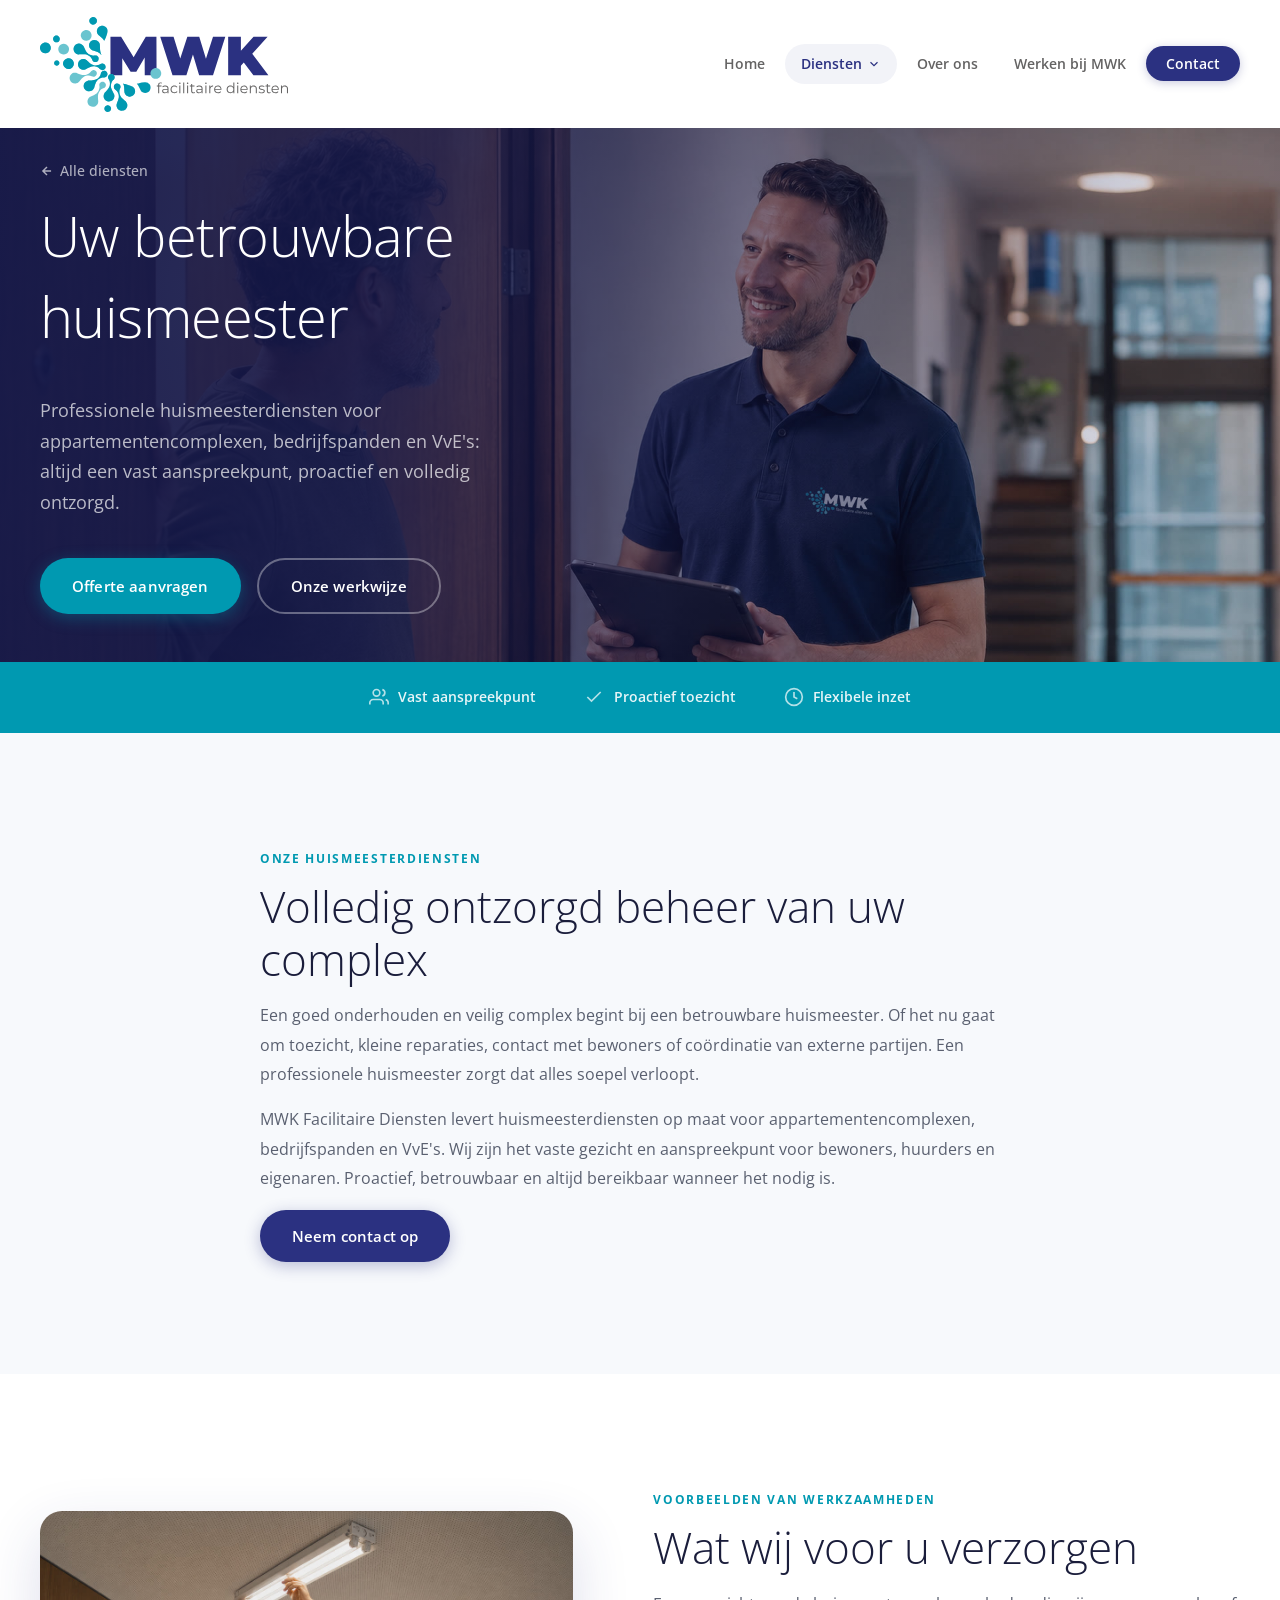
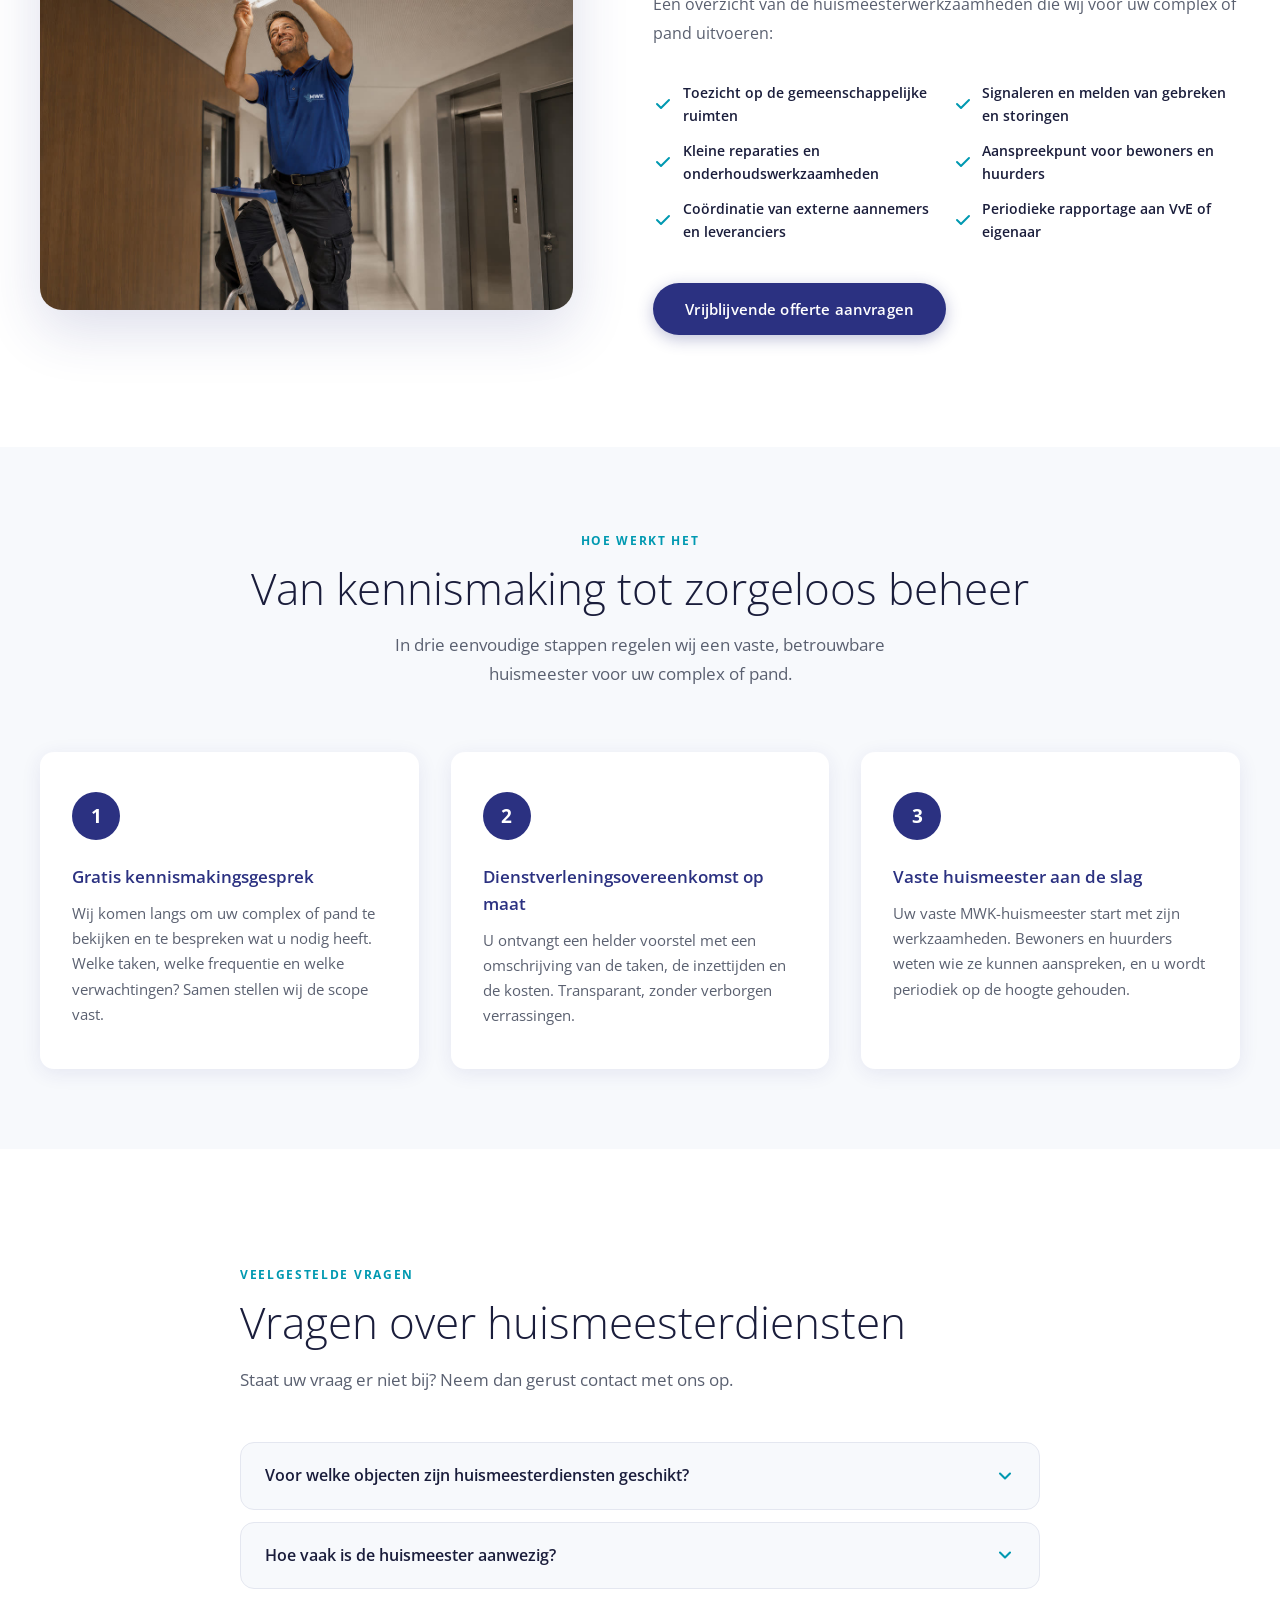
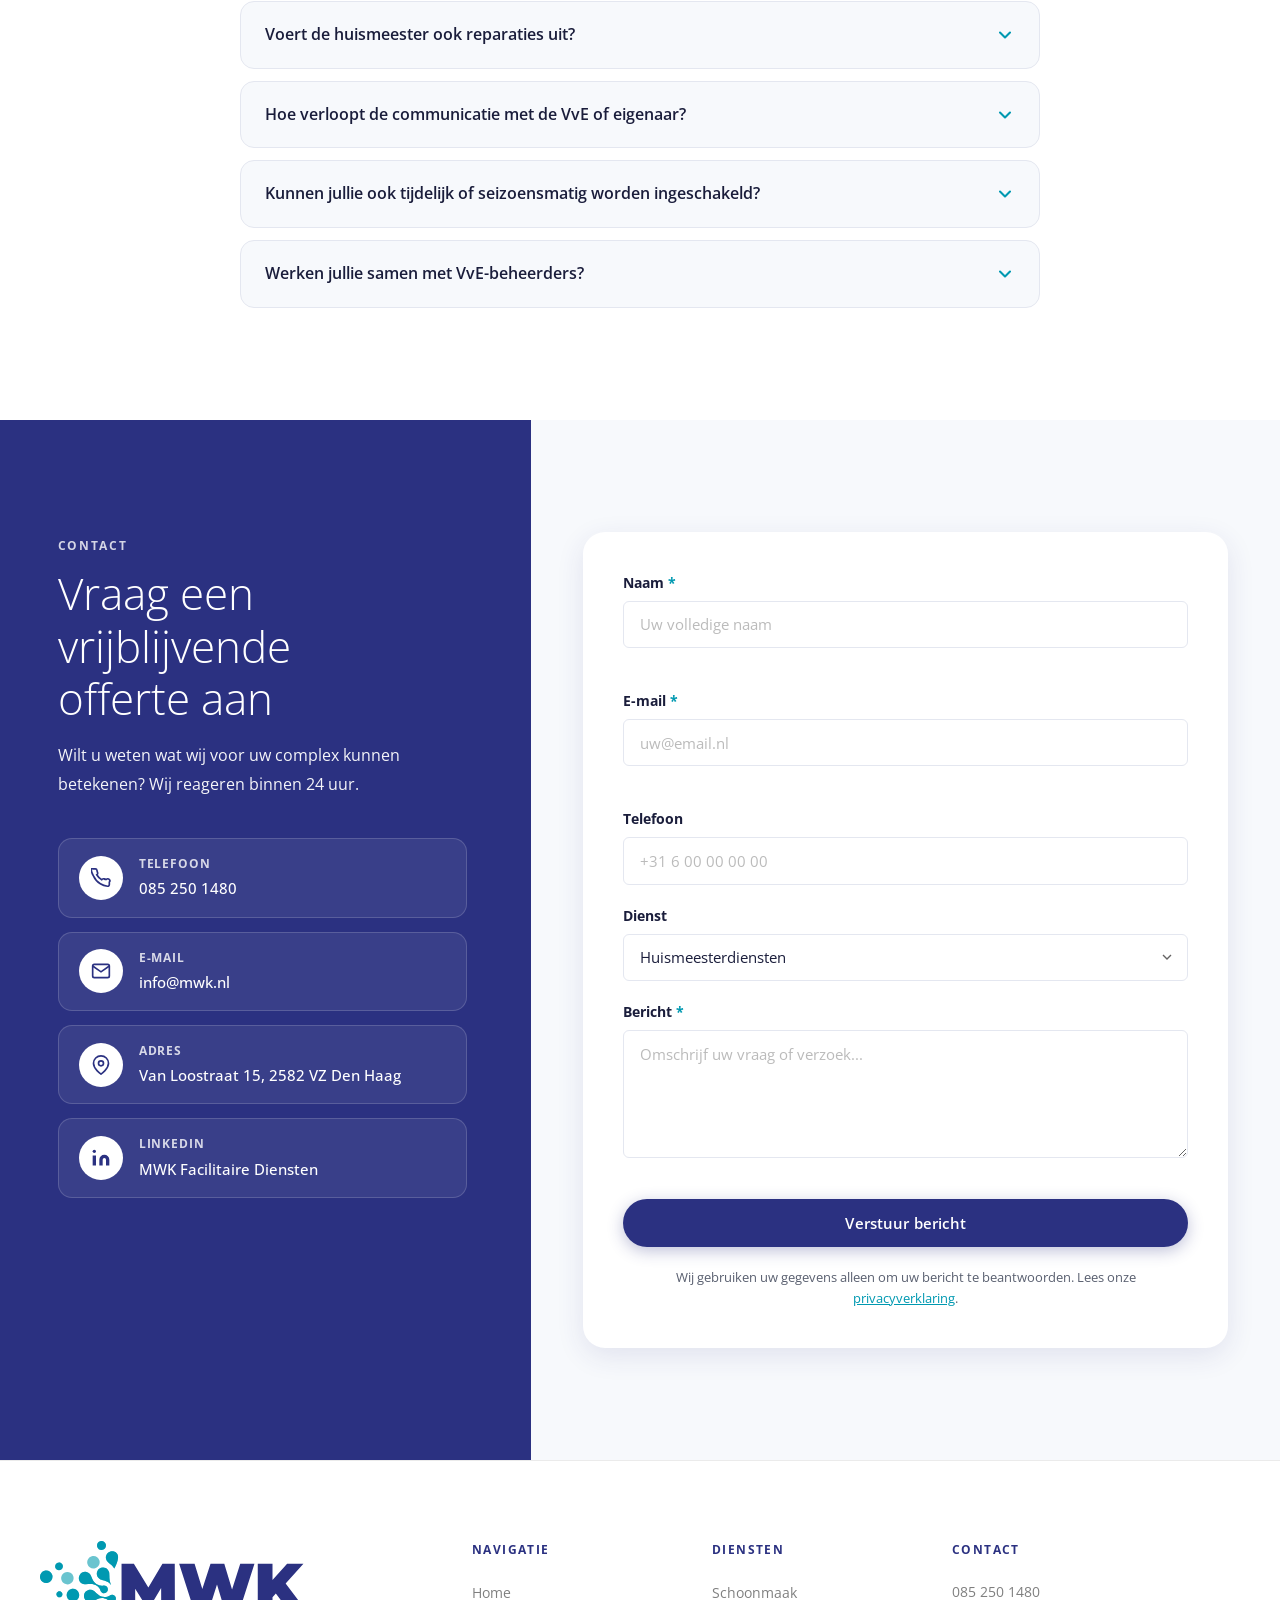
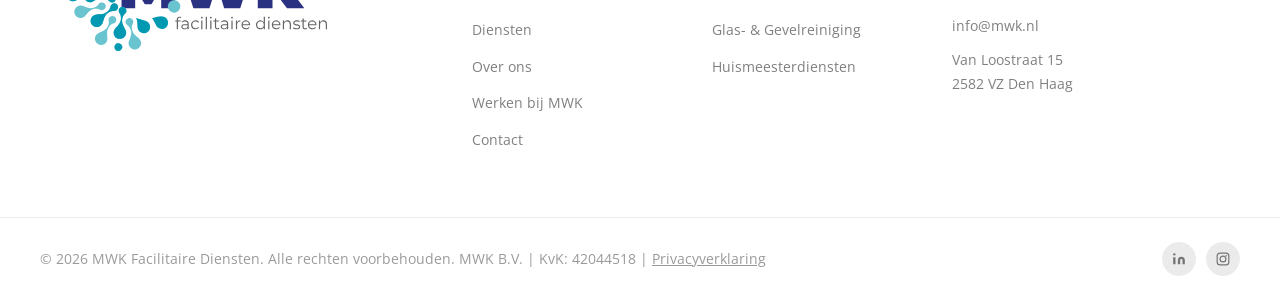
<file: huismeesterdiensten.html>
<!DOCTYPE html>
<html lang="nl">
<head>
  <meta charset="UTF-8" />
  <meta name="viewport" content="width=device-width, initial-scale=1.0" />
  <meta name="theme-color" content="#2b3181" />
  <meta name="description" content="MWK Facilitaire Diensten verzorgt professionele huismeesterdiensten in de Randstad en Den Haag voor appartementencomplexen, bedrijfspanden en VvE's. Altijd een aanspreekpunt, veilig en betrouwbaar." />
  <meta name="keywords" content="huismeester, huismeesterdiensten, VvE beheer, gebouwbeheer, conciërge, facilitaire diensten, MWK facilitaire diensten, huismeester Den Haag, huismeesterdiensten Randstad, VvE beheer Den Haag" />
  <meta name="author" content="MWK Facilitaire Diensten" />
  <meta property="og:title" content="Huismeesterdiensten | MWK Facilitaire Diensten" />
  <meta property="og:description" content="Professionele huismeesterdiensten in de Randstad en Den Haag, altijd een betrouwbaar aanspreekpunt voor uw complex of bedrijfspand." />
  <meta property="og:type" content="website" />
  <meta property="og:url" content="https://www.mwk.nl/huismeesterdiensten.html" />
  <meta property="og:image" content="https://www.mwk.nl/images/Huismeester%20%281%29.png" />
  <link rel="canonical" href="https://www.mwk.nl/huismeesterdiensten.html" />
  <link rel="icon" href="/favicon.ico?v=5" sizes="48x48" />
  <link rel="icon" href="images/favicon.png?v=5" type="image/png" sizes="480x480" />
  <link rel="icon" href="images/favicon.svg?v=5" type="image/svg+xml" />
  <link rel="apple-touch-icon" href="images/apple-touch-icon.png?v=5" />
  <title>Huismeesterdiensten | MWK Facilitaire Diensten</title>
  <link rel="stylesheet" href="css/style.css" />
  <script type="application/ld+json">
  {
    "@context": "https://schema.org",
    "@type": "Service",
    "name": "Huismeesterdiensten",
    "serviceType": "Huismeesterdiensten",
    "description": "Professionele huismeesterdiensten voor appartementencomplexen, bedrijfspanden en VvE's in de Randstad en Den Haag.",
    "url": "https://www.mwk.nl/huismeesterdiensten.html",
    "provider": {
      "@type": "CleaningService",
      "name": "MWK Facilitaire Diensten",
      "url": "https://www.mwk.nl",
      "telephone": "+31852501480",
      "email": "info@mwk.nl",
      "address": {
        "@type": "PostalAddress",
        "streetAddress": "Van Loostraat 15",
        "postalCode": "2582 VZ",
        "addressLocality": "Den Haag",
        "addressCountry": "NL"
      }
    },
    "areaServed": [
      { "@type": "City", "name": "Den Haag" },
      { "@type": "AdministrativeArea", "name": "Randstad" }
    ]
  }
  </script>
  <script type="application/ld+json">
  {
    "@context": "https://schema.org",
    "@type": "BreadcrumbList",
    "itemListElement": [
      { "@type": "ListItem", "position": 1, "name": "Home", "item": "https://www.mwk.nl/" },
      { "@type": "ListItem", "position": 2, "name": "Huismeesterdiensten", "item": "https://www.mwk.nl/huismeesterdiensten.html" }
    ]
  }
  </script>
  <style>
    .hero__back {
      display: inline-flex;
      align-items: center;
      gap: .4rem;
      color: rgba(255,255,255,.65);
      font-size: .875rem;
      font-weight: 500;
      margin-bottom: 1.25rem;
      transition: color var(--transition);
    }
    .hero__back:hover { color: var(--clr-accent); }
    .hero__back svg { width: 14px; height: 14px; }

    .steps-section {
      padding: 5rem 0;
      background: var(--clr-gray-lt);
    }
    .steps__grid {
      display: grid;
      grid-template-columns: repeat(3, 1fr);
      gap: 2rem;
      margin-top: 3rem;
    }
    @media (max-width: 900px) {
      .steps__grid { grid-template-columns: 1fr; max-width: 480px; margin-inline: auto; margin-top: 2rem; }
    }
    .step-card {
      background: var(--clr-white);
      border-radius: var(--radius-md);
      padding: 2.5rem 2rem;
      box-shadow: var(--shadow-card);
    }
    .step-card__number {
      width: 48px;
      height: 48px;
      border-radius: 50%;
      background: var(--clr-primary);
      color: var(--clr-white);
      font-size: 1.2rem;
      font-weight: 700;
      display: flex;
      align-items: center;
      justify-content: center;
      margin-bottom: 1.5rem;
    }
    .step-card__title {
      font-size: 1.05rem;
      font-weight: 600;
      color: var(--clr-primary);
      margin-bottom: .6rem;
    }
    .step-card__desc {
      color: var(--clr-text-lt);
      line-height: 1.7;
      font-size: .93rem;
    }

    .hero {
      min-height: 44svh;
      padding-top: calc(var(--header-h) + 2rem);
      padding-bottom: 3rem;
    }
  </style>
</head>
<body>

  <!-- ===== HEADER / NAV ===== -->
  <header class="header" id="header">
    <div class="container header__inner">
      <a href="index.html" class="header__logo" aria-label="MWK Facilitaire Diensten – home">
        <svg xmlns="http://www.w3.org/2000/svg" viewBox="0 0 422 157.69" class="logo-svg" aria-hidden="true">
          <defs>
            <style>.l1{fill:#2b3181}.l2{fill:#646363}.l3{fill:#6ac4cf}.l4{fill:#0099b1}</style>
          </defs>
          <polygon class="l1" points="175.62 32.74 155.42 66.68 134.63 32.74 116.96 32.74 116.96 96.51 136.54 96.51 136.54 68.43 150.39 90.77 159.86 90.77 173.74 67.42 173.89 96.51 193.48 96.51 193.29 32.74 175.62 32.74"/>
          <polygon class="l1" points="275.47 69.46 264.34 32.74 244.58 32.74 232.81 68.97 221.71 32.74 199.58 32.74 219.98 96.51 243.03 96.51 253.88 62.41 264.16 96.51 287.21 96.51 307.61 32.74 287.21 32.74 275.47 69.46"/>
          <polygon class="l1" points="354.25 96.51 379.12 96.51 352.33 60.84 377.85 32.74 354.44 32.74 333.48 55.84 333.48 32.74 312.35 32.74 312.35 96.51 333.48 96.51 333.48 80.72 338.27 75.4 354.25 96.51"/>
          <path class="l2" d="M193.93,115.3v-1.42h7.8v1.42h-7.8ZM196.18,126.49v-14.18c0-1.12.33-2.02.98-2.71.66-.69,1.6-1.03,2.83-1.03.48,0,.94.06,1.39.19.45.13.82.33,1.13.6l-.58,1.27c-.24-.21-.52-.36-.84-.47-.32-.1-.66-.16-1.03-.16-.72,0-1.27.2-1.66.6-.38.4-.58.99-.58,1.78v1.92l.05.79v11.4h-1.7Z"/>
          <path class="l2" d="M207.34,126.61c-.94,0-1.76-.16-2.46-.47-.7-.31-1.23-.74-1.6-1.3-.37-.55-.55-1.19-.55-1.91,0-.66.16-1.25.47-1.79s.82-.97,1.54-1.3c.71-.33,1.67-.49,2.87-.49h4.34v1.27h-4.3c-1.22,0-2.06.22-2.53.65-.47.43-.71.97-.71,1.61,0,.72.28,1.3.84,1.73s1.34.65,2.35.65,1.79-.22,2.48-.66c.7-.44,1.2-1.08,1.52-1.91l.38,1.18c-.32.83-.88,1.5-1.67,1.99s-1.79.74-2.99.74ZM211.69,126.49v-2.78l-.07-.46v-4.66c0-1.07-.3-1.9-.9-2.47-.6-.58-1.49-.86-2.68-.86-.82,0-1.59.14-2.33.41-.74.27-1.36.63-1.87,1.08l-.77-1.27c.64-.54,1.41-.96,2.3-1.26.9-.3,1.84-.44,2.83-.44,1.63,0,2.89.4,3.78,1.21.89.81,1.33,2.04,1.33,3.68v7.82h-1.63Z"/>
          <path class="l2" d="M223.18,126.61c-1.25,0-2.36-.28-3.35-.83-.98-.55-1.76-1.31-2.32-2.28-.56-.97-.84-2.08-.84-3.32s.28-2.38.84-3.34c.56-.96,1.33-1.71,2.32-2.26.98-.54,2.1-.82,3.35-.82,1.07,0,2.04.21,2.9.62.86.42,1.54,1.04,2.04,1.87l-1.27.86c-.43-.64-.97-1.11-1.61-1.42-.64-.3-1.34-.46-2.09-.46-.9,0-1.7.2-2.42.61s-1.29.98-1.7,1.72c-.42.74-.62,1.6-.62,2.59s.21,1.86.62,2.59.98,1.31,1.7,1.72,1.53.61,2.42.61c.75,0,1.45-.15,2.09-.46s1.18-.77,1.61-1.39l1.27.86c-.5.82-1.18,1.44-2.04,1.86-.86.42-1.83.64-2.9.64Z"/>
          <path class="l2" d="M232.13,111.1c-.35,0-.65-.12-.89-.36s-.36-.53-.36-.86.12-.62.36-.85c.24-.23.54-.35.89-.35s.65.11.89.34c.24.22.36.5.36.84s-.12.65-.35.89c-.23.24-.53.36-.9.36ZM231.27,126.49v-12.6h1.7v12.6h-1.7Z"/>
          <path class="l2" d="M237.73,126.49v-17.81h1.7v17.81h-1.7Z"/>
          <path class="l2" d="M245.05,111.1c-.35,0-.65-.12-.89-.36-.24-.24-.36-.53-.36-.86s.12-.62.36-.85c.24-.23.54-.35.89-.35s.65.11.89.34c.24.22.36.5.36.84s-.12.65-.35.89c-.23.24-.53.36-.9.36ZM244.18,126.49v-12.6h1.7v12.6h-1.7Z"/>
          <path class="l2" d="M248.67,115.3v-1.42h7.8v1.42h-7.8ZM254.62,126.61c-1.18,0-2.1-.32-2.74-.96-.64-.64-.96-1.54-.96-2.71v-11.83h1.7v11.74c0,.74.19,1.3.56,1.7.38.4.92.6,1.62.6.75,0,1.38-.22,1.87-.65l.6,1.22c-.34.3-.74.53-1.21.67-.47.14-.96.22-1.45.22Z"/>
          <path class="l2" d="M263.93,126.61c-.94,0-1.76-.16-2.46-.47-.7-.31-1.23-.74-1.6-1.3-.37-.55-.55-1.19-.55-1.91,0-.66.16-1.25.47-1.79.31-.54.82-.97,1.54-1.3s1.67-.49,2.87-.49h4.34v1.27h-4.3c-1.22,0-2.06.22-2.53.65s-.71.97-.71,1.61c0,.72.28,1.3.84,1.73.56.43,1.34.65,2.35.65s1.79-.22,2.48-.66c.7-.44,1.2-1.08,1.52-1.91l.38,1.18c-.32.83-.88,1.5-1.67,1.99s-1.79.74-2.99.74ZM268.28,126.49v-2.78l-.07-.46v-4.66c0-1.07-.3-1.9-.9-2.47-.6-.58-1.49-.86-2.68-.86-.82,0-1.59.14-2.33.41-.74.27-1.36.63-1.87,1.08l-.77-1.27c.64-.54,1.41-.96,2.3-1.26.9-.3,1.84-.44,2.83-.44,1.63,0,2.89.4,3.78,1.21.89.81,1.33,2.04,1.33,3.68v7.82h-1.63Z"/>
          <path class="l2" d="M275.41,111.1c-.35,0-.65-.12-.89-.36-.24-.24-.36-.53-.36-.86s.12-.62.36-.85c.24-.23.54-.35.89-.35s.65.11.89.34c.24.22.36.5.36.84s-.12.65-.35.89c-.23.24-.53.36-.9.36ZM274.54,126.49v-12.6h1.7v12.6h-1.7Z"/>
          <path class="l2" d="M281,126.49v-12.6h1.63v3.43l-.17-.6c.35-.96.94-1.69,1.78-2.2.83-.5,1.86-.76,3.1-.76v1.66c-.06,0-.13,0-.19-.01-.06,0-.13-.01-.19-.01-1.33,0-2.37.4-3.12,1.21s-1.13,1.96-1.13,3.44v6.43h-1.7Z"/>
          <path class="l2" d="M295.66,126.61c-1.31,0-2.46-.28-3.46-.83-.99-.55-1.77-1.31-2.33-2.28-.56-.97-.84-2.08-.84-3.32s.27-2.35.8-3.31,1.27-1.72,2.21-2.27c.94-.55,1.99-.83,3.16-.83s2.24.27,3.16.8,1.64,1.29,2.17,2.26c.53.97.79,2.08.79,3.35,0,.08,0,.16-.01.25s-.01.18-.01.28h-10.97v-1.27h10.06l-.67.5c0-.91-.2-1.72-.59-2.44-.39-.71-.92-1.27-1.6-1.67-.67-.4-1.45-.6-2.33-.6s-1.64.2-2.33.6c-.69.4-1.22.96-1.61,1.68-.38.72-.58,1.54-.58,2.47v.26c0,.96.21,1.8.64,2.53.42.73,1.02,1.3,1.78,1.7s1.63.61,2.6.61c.77,0,1.48-.14,2.15-.41s1.24-.69,1.72-1.25l.96,1.1c-.56.67-1.26,1.18-2.1,1.54-.84.35-1.76.53-2.77.53Z"/>
          <path class="l2" d="M316.11,126.61c-1.2,0-2.28-.27-3.23-.82-.95-.54-1.7-1.3-2.24-2.27s-.82-2.08-.82-3.35.27-2.4.82-3.36,1.29-1.71,2.24-2.24c.95-.54,2.03-.8,3.23-.8,1.1,0,2.09.25,2.96.74.87.5,1.57,1.22,2.09,2.17.52.95.78,2.12.78,3.49s-.26,2.52-.77,3.48c-.51.96-1.2,1.69-2.08,2.2s-1.87.76-2.99.76ZM316.23,125.09c.9,0,1.7-.2,2.41-.61.71-.41,1.27-.98,1.68-1.73.41-.74.61-1.6.61-2.58s-.2-1.86-.61-2.59c-.41-.74-.97-1.31-1.68-1.72-.71-.41-1.52-.61-2.41-.61s-1.67.2-2.38.61-1.26.98-1.68,1.72c-.42.74-.62,1.6-.62,2.59s.21,1.84.62,2.58c.42.74.98,1.32,1.68,1.73s1.5.61,2.38.61ZM320.98,126.49v-3.79l.17-2.54-.24-2.54v-8.93h1.7v17.81h-1.63Z"/>
          <path class="l2" d="M328.23,111.1c-.35,0-.65-.12-.89-.36-.24-.24-.36-.53-.36-.86s.12-.62.36-.85c.24-.23.54-.35.89-.35s.65.11.89.34c.24.22.36.5.36.84s-.12.65-.35.89c-.23.24-.53.36-.9.36ZM327.37,126.49v-12.6h1.7v12.6h-1.7Z"/>
          <path class="l2" d="M339.17,126.61c-1.31,0-2.46-.28-3.46-.83-.99-.55-1.77-1.31-2.33-2.28-.56-.97-.84-2.08-.84-3.32s.27-2.35.8-3.31,1.27-1.72,2.21-2.27c.94-.55,1.99-.83,3.16-.83s2.24.27,3.16.8,1.64,1.29,2.17,2.26c.53.97.79,2.08.79,3.35,0,.08,0,.16-.01.25s-.01.18-.01.28h-10.97v-1.27h10.06l-.67.5c0-.91-.2-1.72-.59-2.44-.39-.71-.92-1.27-1.6-1.67-.67-.4-1.45-.6-2.33-.6s-1.64.2-2.33.6c-.69.4-1.22.96-1.61,1.68-.38.72-.58,1.54-.58,2.47v.26c0,.96.21,1.8.64,2.53.42.73,1.02,1.3,1.78,1.7s1.63.61,2.6.61c.77,0,1.48-.14,2.15-.41s1.24-.69,1.72-1.25l.96,1.1c-.56.67-1.26,1.18-2.1,1.54-.84.35-1.76.53-2.77.53Z"/>
          <path class="l2" d="M354.75,113.77c1.02,0,1.92.2,2.7.59s1.38.99,1.82,1.79c.44.8.66,1.81.66,3.02v7.32h-1.7v-7.15c0-1.33-.33-2.33-1-3.01-.66-.68-1.6-1.02-2.8-1.02-.9,0-1.68.18-2.34.54-.66.36-1.18.88-1.54,1.56-.36.68-.54,1.5-.54,2.46v6.62h-1.7v-12.6h1.63v3.46l-.26-.65c.4-.91,1.04-1.63,1.92-2.15.88-.52,1.93-.78,3.14-.78Z"/>
          <path class="l2" d="M367.93,126.61c-1.04,0-2.02-.15-2.95-.44-.93-.3-1.66-.67-2.18-1.12l.77-1.34c.51.38,1.17.72,1.97,1,.8.28,1.64.42,2.52.42,1.2,0,2.06-.19,2.59-.56.53-.38.79-.88.79-1.5,0-.46-.15-.83-.44-1.09-.3-.26-.68-.46-1.16-.6-.48-.14-1.02-.25-1.61-.35-.59-.1-1.18-.21-1.76-.34s-1.12-.32-1.6-.56c-.48-.25-.87-.59-1.16-1.02-.3-.43-.44-1.01-.44-1.73s.19-1.3.58-1.85.95-.97,1.69-1.28c.74-.31,1.65-.47,2.72-.47.82,0,1.63.11,2.45.32.82.22,1.49.5,2.02.85l-.74,1.37c-.56-.38-1.16-.66-1.8-.83-.64-.17-1.28-.25-1.92-.25-1.14,0-1.97.2-2.51.59-.54.39-.8.89-.8,1.5,0,.48.15.86.44,1.13.3.27.69.48,1.18.64.49.15,1.02.28,1.61.37.58.1,1.17.21,1.75.35.58.14,1.12.32,1.61.55.49.23.88.56,1.18.98.3.42.44.98.44,1.67,0,.74-.2,1.37-.61,1.91-.41.54-1,.95-1.78,1.25-.78.3-1.72.44-2.82.44Z"/>
          <path class="l2" d="M374.29,115.3v-1.42h7.8v1.42h-7.8ZM380.24,126.61c-1.18,0-2.1-.32-2.74-.96-.64-.64-.96-1.54-.96-2.71v-11.83h1.7v11.74c0,.74.19,1.3.56,1.7.38.4.92.6,1.62.6.75,0,1.38-.22,1.87-.65l.6,1.22c-.34.3-.74.53-1.21.67-.47.14-.96.22-1.45.22Z"/>
          <path class="l2" d="M390.89,126.61c-1.31,0-2.46-.28-3.46-.83-.99-.55-1.77-1.31-2.33-2.28-.56-.97-.84-2.08-.84-3.32s.27-2.35.8-3.31,1.27-1.72,2.21-2.27c.94-.55,1.99-.83,3.16-.83s2.24.27,3.16.8,1.64,1.29,2.17,2.26c.53.97.79,2.08.79,3.35,0,.08,0,.16-.01.25s-.01.18-.01.28h-10.97v-1.27h10.06l-.67.5c0-.91-.2-1.72-.59-2.44-.39-.71-.92-1.27-1.6-1.67-.67-.4-1.45-.6-2.33-.6s-1.64.2-2.33.6c-.69.4-1.22.96-1.61,1.68-.38.72-.58,1.54-.58,2.47v.26c0,.96.21,1.8.64,2.53.42.73,1.02,1.3,1.78,1.7s1.63.61,2.6.61c.77,0,1.48-.14,2.15-.41s1.24-.69,1.72-1.25l.96,1.1c-.56.67-1.26,1.18-2.1,1.54-.84.35-1.76.53-2.77.53Z"/>
          <path class="l2" d="M406.47,113.77c1.02,0,1.92.2,2.7.59s1.38.99,1.82,1.79c.44.8.66,1.81.66,3.02v7.32h-1.7v-7.15c0-1.33-.33-2.33-1-3.01-.66-.68-1.6-1.02-2.8-1.02-.9,0-1.68.18-2.34.54-.66.36-1.18.88-1.54,1.56-.36.68-.54,1.5-.54,2.46v6.62h-1.7v-12.6h1.63v3.46l-.26-.65c.4-.91,1.04-1.63,1.92-2.15.88-.52,1.93-.78,3.14-.78Z"/>
          <path class="l3" d="M89.86,12.54c3.41-.9,5.42-4.44,4.52-7.86-.96-3.4-4.5-5.41-7.9-4.45-3.41.9-5.37,4.43-4.46,7.84.96,3.4,4.5,5.41,7.84,4.46Z"/>
          <path class="l3" d="M60.11,60.85c1.17.72,2.45,1.1,3.72,1.23.06.04.16,0,.31.02.52.02,1.09.02,1.63-.07,5.69-.27,10.87-1.54,16.22,2.55,1.76,1.39,3.8,3.47,4.39,5.68.04.14.08.29.11.43.32,1.41,1.21,2.61,2.56,3.44,2.63,1.57,6.05.66,7.61-1.97,1.57-2.63.71-6.06-1.93-7.67-1.46-.85-3.14-.97-4.65-.47-2.21.59-5.06-.25-7.1-1.16-6.13-2.75-7.5-7.9-9.99-13.01-.19-.52-.42-1.02-.7-1.46-.09-.13-.16-.21-.22-.25-.7-1.1-1.66-1.98-2.83-2.7-4.22-2.54-9.72-1.13-12.24,3.14-2.54,4.22-1.13,9.72,3.09,12.26Z"/>
          <path class="l3" d="M24.51,41.35c2.71,1.49,6.12.54,7.62-2.12,1.51-2.66.6-6.08-2.12-7.62-2.66-1.51-6.07-.55-7.58,2.11-1.56,2.68-.6,6.08,2.08,7.64Z"/>
          <path class="l3" d="M6.56,42.6c-4.75,1.31-7.55,6.28-6.24,11.02,1.31,4.75,6.23,7.57,10.98,6.26,4.8-1.32,7.61-6.24,6.3-10.99-1.32-4.8-6.28-7.55-11.04-6.29Z"/>
          <path class="l3" d="M30,72.59c-2.08-1.18-4.75-.47-5.92,1.65-1.22,2.09-.47,4.75,1.61,5.93,2.09,1.22,4.75.47,5.97-1.62,1.18-2.08.43-4.74-1.66-5.96Z"/>
          <path class="l3" d="M79.07,39.14c4.8-1.32,7.55-6.28,6.24-11.02-1.31-4.75-6.23-7.57-10.98-6.26-4.8,1.32-7.57,6.23-6.26,10.98,1.32,4.8,6.24,7.61,10.99,6.3Z"/>
          <path class="l3" d="M153.19,115.41c-.07-.08-.18-.11-.3-.18-.47-.23-.98-.41-1.54-.57-3.17-1.12-4.24-1.36-8.86-2.92-2.53-.79-3.15-.97-4.59-1.52,2.26,4.04,1.85,8.37,2.11,12.95-.03,2.02.62,3.9,1.82,5.49,2.95,3.95,8.58,4.78,12.53,1.83,3.94-3,4.72-8.61,1.77-12.57-.8-1.08-1.8-1.94-2.93-2.52Z"/>
          <path class="l3" d="M110.98,146.73c-2.98.79-4.74,3.88-3.9,6.85.79,2.98,3.88,4.74,6.85,3.9,2.97-.84,4.74-3.88,3.9-6.85-.84-2.97-3.88-4.74-6.85-3.9Z"/>
          <path class="l3" d="M85.64,98.15c.13.12.26.19.38.26,1.22.71,2.73.98,4.23.63,2.98-.79,4.75-3.83,4.01-6.83-.73-2.95-3.79-4.76-6.78-4.02-1.64.43-2.94,1.55-3.64,2.97-1.18,1.96-3.74,3.36-5.84,4.17-6.26,2.43-10.88-.26-16.27-2.12-.47-.23-.98-.41-1.53-.52-.11-.02-.22-.05-.33-.07-1.25-.24-2.57-.19-3.89.1-4.78,1.21-7.7,6.11-6.49,10.88,1.23,4.82,6.11,7.7,10.88,6.49,1.35-.36,2.53-.93,3.5-1.75.08-.07.17-.15.25-.22.42-.37.77-.77,1.13-1.17,3.82-4.25,6.58-8.8,13.24-9.69,2.24-.29,5.13-.28,7.13.89Z"/>
          <path class="l3" d="M55.9,75.09c-1.31-4.75-6.23-7.57-10.98-6.26-4.8,1.32-7.61,6.24-6.29,11.04,1.31,4.75,6.28,7.55,11.02,6.24,4.75-1.31,7.57-6.23,6.24-11.02Z"/>
          <path class="l3" d="M108.7,115.78c1.57-2.63.71-6.06-1.92-7.63-2.69-1.6-6.11-.7-7.67,1.93-.85,1.46-1.02,3.15-.47,4.65.54,2.23-.25,5.06-1.16,7.1-2.75,6.13-7.9,7.5-13.05,10-.47.18-.97.41-1.46.7-.08.07-.17.15-.26.17-1.04.74-1.97,1.71-2.64,2.86-2.54,4.22-1.13,9.72,3.09,12.26,4.27,2.52,9.77,1.12,12.31-3.11.67-1.16,1.05-2.44,1.18-3.71.04-.06.06-.17.02-.31.06-.53.02-1.09-.02-1.64-.27-5.69-1.54-10.87,2.55-16.22,1.34-1.75,3.42-3.79,5.68-4.39.14-.04.24-.06.38-.1,1.41-.32,2.66-1.22,3.44-2.56Z"/>
          <path class="l3" d="M47.12,57.7c2.41-4.3.91-9.77-3.38-12.18-4.31-2.46-9.78-.96-12.19,3.33-2.46,4.31-.96,9.78,3.33,12.19,4.31,2.46,9.78.96,12.24-3.35Z"/>
          <path class="l3" d="M119.16,94.45c-3.08-.37-5.85,1.81-6.23,4.84-.22,1.71.36,3.3,1.39,4.47,1.46,1.83,1.82,4.72,1.8,6.99-.03,6.7-4.19,10.02-7.89,14.34-.36.4-.71.81-1.06,1.26-.07.12-.11.18-.13.29-.7,1.06-1.14,2.31-1.35,3.65-.59,4.95,2.9,9.38,7.79,9.98,4.95.59,9.38-2.9,9.98-7.79.21-1.34.07-2.64-.36-3.87l-.09-.34c-.19-.52-.46-.96-.7-1.46-2.58-5.08-5.82-9.32-4.19-15.83.5-2.19,1.58-4.9,3.41-6.36.13-.09.21-.16.35-.25h0c1.11-.86,1.9-2.15,2.11-3.7.37-3.08-1.81-5.85-4.84-6.23Z"/>
          <path class="l3" d="M108.95,83.32c.38-3.04-1.81-5.85-4.89-6.22-1.64-.18-3.25.35-4.41,1.43-1.84,1.41-4.72,1.82-6.99,1.8-6.7-.03-10.02-4.19-14.34-7.89-.42-.4-.82-.76-1.26-1.06-.12-.07-.2-.15-.3-.18-1.06-.7-2.31-1.14-3.64-1.3-4.95-.59-9.37,2.9-9.98,7.79-.61,4.9,2.9,9.37,7.79,9.98,1.33.16,2.63.02,3.87-.36.1-.03.19-.05.32-.14.47-.18.97-.41,1.46-.7,5.09-2.53,9.33-5.77,15.83-4.19,2.2.55,4.91,1.63,6.31,3.42.09.13.17.26.29.33v.05h.01c.86,1.11,2.15,1.9,3.69,2.06,3.1.42,5.87-1.76,6.23-4.84Z"/>
          <path class="l3" d="M110.85,91.47c-1.93-2.42-5.45-2.88-7.87-.95-1.19.93-1.91,2.31-2.11,3.7,0,.16-.02.31-.04.42-.26,2.33-2.02,4.6-3.61,6.21-4.82,4.73-10.07,4.16-15.77,4.59-.52-.02-1.07.03-1.62.12l-.34.09c-1.22.27-2.45.86-3.51,1.7-3.88,3.04-4.56,8.62-1.51,12.55,3.04,3.88,8.67,4.55,12.55,1.51,1.08-.8,1.88-1.84,2.46-2.97.08-.07.11-.18.18-.3.22-.52.4-1.03.52-1.53,1.81-5.42,2.52-10.71,8.24-14.18,1.95-1.19,4.63-2.36,6.91-2.09.12.07.28.08.44.09,1.39.2,2.88-.2,4.12-1.14,2.44-1.88,2.85-5.39.96-7.82Z"/>
          <path class="l3" d="M189.95,85.13c4.75-1.31,9.65,1.46,10.98,6.26,1.31,4.75-1.46,9.65-6.26,10.98-4.75,1.31-9.65-1.46-10.98-6.26-1.31-4.75,1.44-9.7,6.26-10.98Z"/>
          <path class="l3" d="M106.57,39.53c.73-1.33,1.96-3.71,3.07-6.49.43-1.5.98-2.98,1.52-4.51.84-3.13,1.19-6.32.32-8.8-1.85-3.81-6.23-5.9-10.45-4.73-4.75,1.31-7.57,6.23-6.24,11.02.34,1.3.96,2.47,1.79,3.44.06.04.13.12.22.25l1.21,1.07c3.26,2.81,6.63,5.01,8.56,8.76Z"/>
          <path class="l3" d="M99.61,50.84h0c-.07-1.3-.12-2.62-.22-3.96,0-.57-.04-1.12-.18-1.65.02-.11,0-.21-.03-.3-.28-1.26-.86-2.45-1.7-3.51-3.04-3.88-8.68-4.6-12.56-1.56-3.88,3.04-4.6,8.68-1.51,12.55.81,1.12,1.85,1.93,2.98,2.51.06.04.18.11.29.13.52.22,1.03.4,1.54.57,5.15,1.67,10.18,2.41,13.66,7.44,0-.11.01-.22.01-.33-2.45-5.83-2.28-11.88-2.28-11.88Z"/>
          <path class="l4" d="M89.86,12.54c3.41-.9,5.42-4.44,4.52-7.86-.96-3.4-4.5-5.41-7.9-4.45-3.41.9-5.37,4.43-4.46,7.84.96,3.4,4.5,5.41,7.84,4.46Z"/>
          <path class="l4" d="M60.11,60.85c1.17.72,2.45,1.1,3.72,1.23.06.04.16,0,.31.02.52.02,1.09.02,1.63-.07,5.69-.27,10.87-1.54,16.22,2.55,1.76,1.39,3.8,3.47,4.39,5.68.04.14.08.29.11.43.32,1.41,1.21,2.61,2.56,3.44,2.63,1.57,6.05.66,7.61-1.97,1.57-2.63.71-6.06-1.93-7.67-1.46-.85-3.14-.97-4.65-.47-2.21.59-5.06-.25-7.1-1.16-6.13-2.75-7.5-7.9-9.99-13.01-.19-.52-.42-1.02-.7-1.46-.09-.13-.16-.21-.22-.25-.7-1.1-1.66-1.98-2.83-2.7-4.22-2.54-9.72-1.13-12.24,3.14-2.54,4.22-1.13,9.72,3.09,12.26Z"/>
          <path class="l4" d="M24.51,41.35c2.71,1.49,6.12.54,7.62-2.12,1.51-2.66.6-6.08-2.12-7.62-2.66-1.51-6.07-.55-7.58,2.11-1.56,2.68-.6,6.08,2.08,7.64Z"/>
          <path class="l4" d="M6.56,42.6c-4.75,1.31-7.55,6.28-6.24,11.02,1.31,4.75,6.23,7.57,10.98,6.26,4.8-1.32,7.61-6.24,6.3-10.99-1.32-4.8-6.28-7.55-11.04-6.29Z"/>
          <path class="l4" d="M30,72.59c-2.08-1.18-4.75-.47-5.92,1.65-1.22,2.09-.47,4.75,1.61,5.93,2.09,1.22,4.75.47,5.97-1.62,1.18-2.08.43-4.74-1.66-5.96Z"/>
          <path class="l4" d="M153.18,115.43c-.44-.23-.89-.44-1.36-.62-3.06-1.15-6.24-2.01-9.33-3.06-2.53-.79-3.15-.97-4.59-1.52,2.26,4.04,1.85,8.37,2.11,12.95-.03,2.02.62,3.9,1.82,5.49,2.95,3.95,8.58,4.78,12.53,1.83,3.94-3,4.72-8.61,1.77-12.57-.8-1.07-1.8-1.89-2.94-2.5Z"/>
          <path class="l4" d="M110.98,146.73c-2.98.79-4.74,3.88-3.9,6.85.79,2.98,3.88,4.74,6.85,3.9,2.97-.84,4.74-3.88,3.9-6.85-.84-2.97-3.88-4.74-6.85-3.9Z"/>
          <path class="l4" d="M179.14,109.34c-1.26-.68-2.69-1.06-4.19-1.17-3.52-.24-7.26.45-10.57,1.6-.75.26-1.49.56-2.27.78-.28.08-1.14.42-1.4.15,2.7,2.73,3.95,6.29,5.72,9.85.24.5.47,1.01.79,1.44.07.08.1.18.17.26.74,1.04,1.71,1.97,2.91,2.63,4.3,2.41,9.77.91,12.18-3.38,1.61-2.87,1.47-6.51-.28-9.28-.79-1.26-1.85-2.21-3.08-2.87Z"/>
          <path class="l4" d="M55.9,75.09c-1.31-4.75-6.23-7.57-10.98-6.26-4.8,1.32-7.61,6.24-6.29,11.04,1.31,4.75,6.28,7.55,11.02,6.24,4.75-1.31,7.57-6.23,6.24-11.02Z"/>
          <path class="l4" d="M119.16,94.45c-3.08-.37-5.85,1.81-6.23,4.84-.22,1.71.36,3.3,1.39,4.47,1.46,1.83,1.82,4.72,1.8,6.99-.03,6.7-4.19,10.02-7.89,14.34-.36.4-.71.81-1.06,1.26-.07.12-.11.18-.13.29-.7,1.06-1.14,2.31-1.35,3.65-.59,4.95,2.9,9.38,7.79,9.98,4.95.59,9.38-2.9,9.98-7.79.21-1.34.07-2.64-.36-3.87l-.09-.34c-.19-.52-.46-.96-.7-1.46-2.58-5.08-5.82-9.32-4.19-15.83.5-2.19,1.58-4.9,3.41-6.36.13-.09.21-.16.35-.25h0c1.11-.86,1.9-2.15,2.11-3.7.37-3.08-1.81-5.85-4.84-6.23Z"/>
          <path class="l4" d="M108.95,83.32c.38-3.04-1.81-5.85-4.89-6.22-1.64-.18-3.25.35-4.41,1.43-1.84,1.41-4.72,1.82-6.99,1.8-6.7-.03-10.02-4.19-14.34-7.89-.42-.4-.82-.76-1.26-1.06-.12-.07-.2-.15-.3-.18-1.06-.7-2.31-1.14-3.64-1.3-4.95-.59-9.37,2.9-9.98,7.79-.61,4.9,2.9,9.37,7.79,9.98,1.33.16,2.63.02,3.87-.36.1-.03.19-.05.32-.14.47-.18.97-.41,1.46-.7,5.09-2.53,9.33-5.77,15.83-4.19,2.2.55,4.91,1.63,6.31,3.42.09.13.17.26.29.33v.05h.01c.86,1.11,2.15,1.9,3.69,2.06,3.1.42,5.87-1.76,6.23-4.84Z"/>
          <path class="l4" d="M110.85,91.47c-1.93-2.42-5.45-2.88-7.87-.95-1.19.93-1.91,2.31-2.11,3.7,0,.16-.02.31-.04.42-.26,2.33-2.02,4.6-3.61,6.21-4.82,4.73-10.07,4.16-15.77,4.59-.52-.02-1.07.03-1.62.12l-.34.09c-1.22.27-2.45.86-3.51,1.7-3.88,3.04-4.56,8.62-1.51,12.55,3.04,3.88,8.67,4.55,12.55,1.51,1.08-.8,1.88-1.84,2.46-2.97.08-.07.11-.18.18-.3.22-.52.4-1.03.52-1.53,1.81-5.42,2.52-10.71,8.24-14.18,1.95-1.19,4.63-2.36,6.91-2.09.12.07.28.08.44.09,1.39.2,2.88-.2,4.12-1.14,2.44-1.88,2.85-5.39.96-7.82Z"/>
          <path class="l4" d="M106.57,39.53c2.05-3.76,3.82-7.8,4.81-11.98.27-1.15.47-2.31.56-3.49.16-2.06-.06-4.07-1.32-5.77-1.05-1.41-2.52-2.49-4.17-3.09s-3.63-.7-5.41-.21c-3.29.91-5.82,3.69-6.43,7.04-.47,2.59.25,5.56,2.06,7.51.32.34.66.65,1.02.95,3.15,2.73,6.84,5.15,8.83,8.94,0,0,.06.1.06.11Z"/>
          <path class="l4" d="M99.61,50.84h0c-.07-1.3-.12-2.62-.22-3.96,0-.57-.04-1.12-.18-1.65.02-.11,0-.21-.03-.3-.28-1.26-.86-2.45-1.7-3.51-3.04-3.88-8.68-4.6-12.56-1.56-3.88,3.04-4.6,8.68-1.51,12.55.81,1.12,1.85,1.93,2.98,2.51.06.04.18.11.29.13.52.22,1.03.4,1.54.57,5.15,1.67,10.18,2.41,13.66,7.44,0-.11.01-.22.01-.33-2.45-5.83-2.28-11.88-2.28-11.88Z"/>
          <path class="l3" d="M142.91,140.95c-.03-.1-.1-.18-.17-.26-.37-.42-.77-.77-1.22-1.12-4.21-3.83-8.75-6.59-9.64-13.25-.29-2.24-.28-5.13.89-7.13.07-.12.14-.24.21-.37.76-1.23,1.02-2.74.63-4.23-.74-3-3.79-4.76-6.78-4.02-3,.74-4.81,3.8-4.02,6.78.39,1.65,1.5,2.95,2.92,3.65,2.01,1.17,3.41,3.73,4.22,5.83,2.38,6.27-.26,10.88-2.19,16.23-.17.51-.35,1.02-.51,1.58-.02.11-.05.22-.07.33-.24,1.25-.19,2.57.15,3.87,1.21,4.78,6.11,7.7,10.88,6.49s7.7-6.11,6.47-10.93c-.34-1.3-.96-2.47-1.79-3.44Z"/>
          <path class="l4" d="M142.91,140.95c-.03-.1-.1-.18-.17-.26-.37-.42-.77-.77-1.22-1.12-4.21-3.83-8.75-6.59-9.64-13.25-.29-2.24-.28-5.13.89-7.13.07-.12.14-.24.21-.37.76-1.23,1.02-2.74.63-4.23-.74-3-3.79-4.76-6.78-4.02-3,.74-4.81,3.8-4.02,6.78.39,1.65,1.5,2.95,2.92,3.65,2.01,1.17,3.41,3.73,4.22,5.83,2.38,6.27-.26,10.88-2.19,16.23-.17.51-.35,1.02-.51,1.58-.02.11-.05.22-.07.33-.24,1.25-.19,2.57.15,3.87,1.21,4.78,6.11,7.7,10.88,6.49s7.7-6.11,6.47-10.93c-.34-1.3-.96-2.47-1.79-3.44Z"/>
        </svg>
      </a>

      <nav class="nav" id="nav" role="navigation" aria-label="Hoofdnavigatie">
        <ul class="nav__list">
          <li><a href="index.html" class="nav__link">Home</a></li>
          <li class="nav__item--mega">
            <a href="index.html#diensten" class="nav__link nav__link--mega nav__link--active" aria-haspopup="true">
              Diensten
              <svg class="nav__caret" viewBox="0 0 24 24" fill="none" stroke="currentColor" stroke-width="2" aria-hidden="true"><path d="M6 9l6 6 6-6"/></svg>
            </a>
            <div class="mega-menu">
              <div class="container">
                <div class="mega-menu__inner">
                  <a href="schoonmaak.html" class="mega-menu__item">
                    <span class="mega-menu__img"><img src="images/optimized/Schoonmaak_7.jpg" alt="" style="object-position: center 20%;" loading="lazy" /></span>
                    <span class="mega-menu__body">
                      <span class="mega-menu__title">Schoonmaak</span>
                      <span class="mega-menu__desc">Kantoren, bedrijfsruimten en woonruimten, volledig afgestemd op uw wensen en planning.</span>
                    </span>
                  </a>
                  <a href="glas-gevelreiniging.html" class="mega-menu__item">
                    <span class="mega-menu__img"><img src="images/optimized/Glas-en-Gevel_19.jpg" alt="" style="object-position: center;" loading="lazy" /></span>
                    <span class="mega-menu__body">
                      <span class="mega-menu__title">Glas- &amp; Gevelreiniging</span>
                      <span class="mega-menu__desc">Vlekkeloze ramen en gevels voor een representatieve uitstraling.</span>
                    </span>
                  </a>
                  <a href="huismeesterdiensten.html" class="mega-menu__item">
                    <span class="mega-menu__img"><img src="images/optimized/Huismeester_28.jpg" alt="" style="object-position: center top;" loading="lazy" /></span>
                    <span class="mega-menu__body">
                      <span class="mega-menu__title">Huismeesterdiensten</span>
                      <span class="mega-menu__desc">Een vast aanspreekpunt dat uw pand beheert en onderhoudt.</span>
                    </span>
                  </a>
                </div>
                <a href="index.html#diensten" class="mega-menu__all">
                  Bekijk alle diensten
                  <svg viewBox="0 0 24 24" fill="none" stroke="currentColor" stroke-width="2" aria-hidden="true"><path d="M5 12h14M12 5l7 7-7 7"/></svg>
                </a>
              </div>
            </div>
          </li>
          <li><a href="over-ons.html" class="nav__link">Over ons</a></li>
          <li><a href="werken-bij-mwk.html" class="nav__link">Werken bij MWK</a></li>
          <li><a href="#contact" class="nav__link nav__link--cta">Contact</a></li>
        </ul>
      </nav>

      <a href="tel:+31852501480" class="header__call" aria-label="Bel MWK Facilitaire Diensten: 085 250 1480">
        <svg viewBox="0 0 24 24" fill="none" stroke="currentColor" stroke-width="2" stroke-linecap="round" stroke-linejoin="round" aria-hidden="true"><path d="M22 16.92v3a2 2 0 0 1-2.18 2 19.79 19.79 0 0 1-8.63-3.07 19.5 19.5 0 0 1-6-6 19.79 19.79 0 0 1-3.07-8.67A2 2 0 0 1 4.11 2h3a2 2 0 0 1 2 1.72c.13.96.36 1.9.7 2.81a2 2 0 0 1-.45 2.11L8.09 9.91a16 16 0 0 0 6 6l1.27-1.27a2 2 0 0 1 2.11-.45c.91.34 1.85.57 2.81.7A2 2 0 0 1 22 16.92z"/></svg>
      </a>
      <button class="hamburger" id="hamburger" aria-label="Menu openen" aria-expanded="false" aria-controls="nav">
        <span></span><span></span><span></span>
      </button>
    </div>
  </header>

  <main>

    <!-- ===== HERO ===== -->
    <section class="hero hero--photo" id="home" aria-label="Hero sectie">
      <div class="hero__photo">
        <img src="images/optimized/Huismeester_25.jpg" alt="MWK huismeester in gesprek met bewoners" style="object-position: 65% 0%;" width="1920" height="1246" loading="eager" />
      </div>
      <img class="hero__micel" src="Brand%20assets/MWK%20-%20Stijlelement%20-%20hero.svg" alt="" aria-hidden="true" />
      <div class="container hero__content">
        <div class="hero__text">
          <a href="index.html#diensten" class="hero__back">
            <svg viewBox="0 0 24 24" fill="none" stroke="currentColor" stroke-width="2.5" aria-hidden="true"><path d="M19 12H5M12 5l-7 7 7 7"/></svg>
            Alle diensten
          </a>
          <h1 class="hero__title">Uw betrouwbare<br />huismeester</h1>
          <p class="hero__sub">Professionele huismeesterdiensten voor appartementencomplexen, bedrijfspanden en VvE's: altijd een vast aanspreekpunt, proactief en volledig ontzorgd.</p>
          <div class="hero__actions">
            <a href="#offerte" class="btn btn--accent">Offerte aanvragen</a>
            <a href="#werkwijze" class="btn btn--ghost">Onze werkwijze</a>
          </div>
        </div>
      </div>
    </section>

    <!-- ===== USP STRIP ===== -->
    <section class="usp-strip" aria-label="Onze voordelen">
      <div class="container usp-strip__inner">
        <div class="usp-strip__item">
          <span class="usp-strip__icon" aria-hidden="true">
            <svg viewBox="0 0 24 24" fill="none" stroke="currentColor" stroke-width="2">
              <path d="M17 21v-2a4 4 0 00-4-4H5a4 4 0 00-4 4v2"/><circle cx="9" cy="7" r="4"/>
              <path d="M23 21v-2a4 4 0 00-3-3.87M16 3.13a4 4 0 010 7.75"/>
            </svg>
          </span>
          <span>Vast aanspreekpunt</span>
        </div>
        <div class="usp-strip__item">
          <span class="usp-strip__icon" aria-hidden="true">
            <svg viewBox="0 0 24 24" fill="none" stroke="currentColor" stroke-width="2">
              <polyline points="20 6 9 17 4 12"/>
            </svg>
          </span>
          <span>Proactief toezicht</span>
        </div>
        <div class="usp-strip__item">
          <span class="usp-strip__icon" aria-hidden="true">
            <svg viewBox="0 0 24 24" fill="none" stroke="currentColor" stroke-width="2">
              <circle cx="12" cy="12" r="10"/><path d="M12 6v6l4 2"/>
            </svg>
          </span>
          <span>Flexibele inzet</span>
        </div>
      </div>
    </section>

    <!-- ===== INTRO TEKST ===== -->
    <section class="over-ons" id="diensten-detail" aria-labelledby="diensten-detail-titel" style="background: var(--clr-gray-lt);">
      <div class="container over-ons__inner" style="grid-template-columns: 1fr; max-width: 760px;">
        <div class="over-ons__content" style="padding: 0;">
          <p class="section-label">Onze huismeesterdiensten</p>
          <h2 class="section-title" id="diensten-detail-titel">Volledig ontzorgd beheer van uw complex</h2>
          <p class="over-ons__text">Een goed onderhouden en veilig complex begint bij een betrouwbare huismeester. Of het nu gaat om toezicht, kleine reparaties, contact met bewoners of coördinatie van externe partijen. Een professionele huismeester zorgt dat alles soepel verloopt.</p>
          <p class="over-ons__text">MWK Facilitaire Diensten levert huismeesterdiensten op maat voor appartementencomplexen, bedrijfspanden en VvE's. Wij zijn het vaste gezicht en aanspreekpunt voor bewoners, huurders en eigenaren. Proactief, betrouwbaar en altijd bereikbaar wanneer het nodig is.</p>
          <a href="#contact" class="btn btn--primary">Neem contact op</a>
        </div>
      </div>
    </section>

    <!-- ===== WAT WIJ VOOR U DOEN ===== -->
    <section class="over-ons" id="inbegrepen" aria-labelledby="inbegrepen-titel">
      <div class="container over-ons__inner">
        <div class="over-ons__visual" aria-hidden="true">
          <div class="over-ons__img-wrap">
            <img class="over-ons__img-bg" src="images/optimized/Huismeester_9.jpg" alt="MWK huismeester vervangt een lamp in een appartementencomplex" loading="lazy" />
          </div>
        </div>
        <div class="over-ons__content">
          <p class="section-label">Voorbeelden van werkzaamheden</p>
          <h2 class="section-title" id="inbegrepen-titel">Wat wij voor u verzorgen</h2>
          <p class="over-ons__text">Een overzicht van de huismeesterwerkzaamheden die wij voor uw complex of pand uitvoeren:</p>
          <div class="over-ons__feats">
            <div class="over-ons__feat">
              <svg viewBox="0 0 20 20" fill="currentColor" aria-hidden="true"><path fill-rule="evenodd" d="M16.707 5.293a1 1 0 010 1.414l-8 8a1 1 0 01-1.414 0l-4-4a1 1 0 011.414-1.414L8 12.586l7.293-7.293a1 1 0 011.414 0z" clip-rule="evenodd"/></svg>
              Toezicht op de gemeenschappelijke ruimten
            </div>
            <div class="over-ons__feat">
              <svg viewBox="0 0 20 20" fill="currentColor" aria-hidden="true"><path fill-rule="evenodd" d="M16.707 5.293a1 1 0 010 1.414l-8 8a1 1 0 01-1.414 0l-4-4a1 1 0 011.414-1.414L8 12.586l7.293-7.293a1 1 0 011.414 0z" clip-rule="evenodd"/></svg>
              Signaleren en melden van gebreken en storingen
            </div>
            <div class="over-ons__feat">
              <svg viewBox="0 0 20 20" fill="currentColor" aria-hidden="true"><path fill-rule="evenodd" d="M16.707 5.293a1 1 0 010 1.414l-8 8a1 1 0 01-1.414 0l-4-4a1 1 0 011.414-1.414L8 12.586l7.293-7.293a1 1 0 011.414 0z" clip-rule="evenodd"/></svg>
              Kleine reparaties en onderhoudswerkzaamheden
            </div>
            <div class="over-ons__feat">
              <svg viewBox="0 0 20 20" fill="currentColor" aria-hidden="true"><path fill-rule="evenodd" d="M16.707 5.293a1 1 0 010 1.414l-8 8a1 1 0 01-1.414 0l-4-4a1 1 0 011.414-1.414L8 12.586l7.293-7.293a1 1 0 011.414 0z" clip-rule="evenodd"/></svg>
              Aanspreekpunt voor bewoners en huurders
            </div>
            <div class="over-ons__feat">
              <svg viewBox="0 0 20 20" fill="currentColor" aria-hidden="true"><path fill-rule="evenodd" d="M16.707 5.293a1 1 0 010 1.414l-8 8a1 1 0 01-1.414 0l-4-4a1 1 0 011.414-1.414L8 12.586l7.293-7.293a1 1 0 011.414 0z" clip-rule="evenodd"/></svg>
              Coördinatie van externe aannemers en leveranciers
            </div>
            <div class="over-ons__feat">
              <svg viewBox="0 0 20 20" fill="currentColor" aria-hidden="true"><path fill-rule="evenodd" d="M16.707 5.293a1 1 0 010 1.414l-8 8a1 1 0 01-1.414 0l-4-4a1 1 0 011.414-1.414L8 12.586l7.293-7.293a1 1 0 011.414 0z" clip-rule="evenodd"/></svg>
              Periodieke rapportage aan VvE of eigenaar
            </div>
          </div>
          <a href="#offerte" class="btn btn--primary">Vrijblijvende offerte aanvragen</a>
        </div>
      </div>
    </section>

    <!-- ===== WERKWIJZE ===== -->
    <section class="steps-section" id="werkwijze" aria-labelledby="werkwijze-titel">
      <div class="container">
        <header class="section-header">
          <p class="section-label">Hoe werkt het</p>
          <h2 class="section-title" id="werkwijze-titel">Van kennismaking tot zorgeloos beheer</h2>
          <p class="section-sub">In drie eenvoudige stappen regelen wij een vaste, betrouwbare huismeester voor uw complex of pand.</p>
        </header>
        <div class="steps__grid">
          <div class="step-card">
            <div class="step-card__number" aria-hidden="true">1</div>
            <h3 class="step-card__title">Gratis kennismakingsgesprek</h3>
            <p class="step-card__desc">Wij komen langs om uw complex of pand te bekijken en te bespreken wat u nodig heeft. Welke taken, welke frequentie en welke verwachtingen? Samen stellen wij de scope vast.</p>
          </div>
          <div class="step-card">
            <div class="step-card__number" aria-hidden="true">2</div>
            <h3 class="step-card__title">Dienstverleningsovereenkomst op maat</h3>
            <p class="step-card__desc">U ontvangt een helder voorstel met een omschrijving van de taken, de inzettijden en de kosten. Transparant, zonder verborgen verrassingen.</p>
          </div>
          <div class="step-card">
            <div class="step-card__number" aria-hidden="true">3</div>
            <h3 class="step-card__title">Vaste huismeester aan de slag</h3>
            <p class="step-card__desc">Uw vaste MWK-huismeester start met zijn werkzaamheden. Bewoners en huurders weten wie ze kunnen aanspreken, en u wordt periodiek op de hoogte gehouden.</p>
          </div>
        </div>
      </div>
    </section>

    <!-- ===== FAQ ===== -->
    <section class="faq" id="faq" aria-labelledby="faq-titel">
      <div class="container faq__inner">
        <p class="section-label">Veelgestelde vragen</p>
        <h2 class="section-title" id="faq-titel">Vragen over huismeesterdiensten</h2>
        <p class="faq__intro">Staat uw vraag er niet bij? Neem dan gerust contact met ons op.</p>
        <div class="faq__list">

          <details class="faq__item">
            <summary class="faq__question">Voor welke objecten zijn huismeesterdiensten geschikt?</summary>
            <div class="faq__answer">
              <p>Onze huismeesterdiensten zijn geschikt voor appartementencomplexen, bedrijfsverzamelgebouwen, winkelpanden, scholen en andere objecten met gemeenschappelijke ruimten. Zowel voor kleine VvE's als grote complexen bieden wij een passende oplossing.</p>
            </div>
          </details>

          <details class="faq__item">
            <summary class="faq__question">Hoe vaak is de huismeester aanwezig?</summary>
            <div class="faq__answer">
              <p>De inzetfrequentie stemmen wij volledig af op uw wensen en de omvang van het object. Dat kan variëren van enkele dagdelen per week tot een vijfdaagse aanwezigheid. In overleg bepalen wij wat het beste past bij uw complex.</p>
            </div>
          </details>

          <details class="faq__item">
            <summary class="faq__question">Voert de huismeester ook reparaties uit?</summary>
            <div class="faq__answer">
              <p>Ja, voor kleine en eenvoudige reparaties en klusjes kan de huismeester ter plekke handelen. Voor grotere technische werkzaamheden schakelen wij de juiste vaklieden in en coördineren wij dit namens u.</p>
            </div>
          </details>

          <details class="faq__item">
            <summary class="faq__question">Hoe verloopt de communicatie met de VvE of eigenaar?</summary>
            <div class="faq__answer">
              <p>Onze huismeester rapporteert periodiek over de toestand van het complex, gesignaleerde gebreken en uitgevoerde werkzaamheden. U bepaalt de gewenste frequentie en het format. Zo houdt u altijd overzicht zonder zelf aanwezig te hoeven zijn.</p>
            </div>
          </details>

          <details class="faq__item">
            <summary class="faq__question">Kunnen jullie ook tijdelijk of seizoensmatig worden ingeschakeld?</summary>
            <div class="faq__answer">
              <p>Zeker. Naast vaste contracten bieden wij ook tijdelijke inzet aan, bijvoorbeeld ter vervanging van een eigen huismeester of voor een drukke periode. Neem contact op om de mogelijkheden te bespreken.</p>
            </div>
          </details>

          <details class="faq__item">
            <summary class="faq__question">Werken jullie samen met VvE-beheerders?</summary>
            <div class="faq__answer">
              <p>Ja, wij werken regelmatig samen met VvE-beheerders en vastgoedbeheerders. Onze huismeester is de ogen en oren op locatie en zorgt voor een directe schakel tussen bewoners, huurders en de beheerder.</p>
            </div>
          </details>

        </div>
      </div>
    </section>

    <!-- ===== CONTACT ===== -->
    <section class="contact" id="contact" aria-labelledby="contact-titel">
      <div class="container contact__inner">

        <div class="contact__info">
          <p class="section-label">Contact</p>
          <h2 class="section-title" id="contact-titel">Vraag een vrijblijvende offerte aan</h2>
          <p class="contact__sub">Wilt u weten wat wij voor uw complex kunnen betekenen? Wij reageren binnen 24 uur.</p>

          <div class="contact__details">
            <a href="tel:+31852501480" class="contact__detail" aria-label="Bel ons">
              <span class="contact__detail-icon" aria-hidden="true">
                <svg viewBox="0 0 24 24" fill="none" stroke="currentColor" stroke-width="2">
                  <path d="M22 16.92v3a2 2 0 01-2.18 2 19.79 19.79 0 01-8.63-3.07A19.5 19.5 0 013.07 9.8a19.79 19.79 0 01-3.07-8.67A2 2 0 012.18 1h3a2 2 0 012 1.72c.127.96.361 1.903.7 2.81a2 2 0 01-.45 2.11L6.91 8.09a16 16 0 006 6l.59-.59a2 2 0 012.11-.45c.907.339 1.85.573 2.81.7A2 2 0 0122 16.92z"/>
                </svg>
              </span>
              <span>
                <strong>Telefoon</strong>
                085 250 1480
              </span>
            </a>

            <a href="mailto:info@mwk.nl" class="contact__detail" aria-label="Stuur een e-mail">
              <span class="contact__detail-icon" aria-hidden="true">
                <svg viewBox="0 0 24 24" fill="none" stroke="currentColor" stroke-width="2">
                  <path d="M4 4h16c1.1 0 2 .9 2 2v12c0 1.1-.9 2-2 2H4c-1.1 0-2-.9-2-2V6c0-1.1.9-2 2-2z"/>
                  <polyline points="22,6 12,13 2,6"/>
                </svg>
              </span>
              <span>
                <strong>E-mail</strong>
                info@mwk.nl
              </span>
            </a>

            <div class="contact__detail">
              <span class="contact__detail-icon" aria-hidden="true">
                <svg viewBox="0 0 24 24" fill="none" stroke="currentColor" stroke-width="2">
                  <path d="M21 10c0 7-9 13-9 13s-9-6-9-13a9 9 0 0118 0z"/>
                  <circle cx="12" cy="10" r="3"/>
                </svg>
              </span>
              <span>
                <strong>Adres</strong>
                Van Loostraat 15, 2582 VZ Den Haag
              </span>
            </div>

            <a href="https://www.linkedin.com/company/mwkfacilitairediensten" class="contact__detail" aria-label="Bezoek onze LinkedIn pagina" target="_blank" rel="noopener">
              <span class="contact__detail-icon" aria-hidden="true">
                <svg viewBox="0 0 24 24" fill="currentColor" aria-hidden="true">
                  <path d="M16 8a6 6 0 016 6v7h-4v-7a2 2 0 00-2-2 2 2 0 00-2 2v7h-4v-7a6 6 0 016-6zM2 9h4v12H2z"/>
                  <circle cx="4" cy="4" r="2"/>
                </svg>
              </span>
              <span>
                <strong>LinkedIn</strong>
                MWK Facilitaire Diensten
              </span>
            </a>
          </div>
        </div>

        <div class="contact__form-wrap" id="offerte">
          <form class="contact-form" id="contact-form" action="https://formspree.io/f/xkoyoabb" method="POST" novalidate aria-label="Contactformulier">
            <div class="contact-form__group">
              <label for="naam" class="contact-form__label">Naam <span aria-hidden="true">*</span></label>
              <input type="text" id="naam" name="naam" class="contact-form__input" placeholder="Uw volledige naam" required autocomplete="name" />
              <span class="contact-form__error" id="naam-error" role="alert"></span>
            </div>
            <div class="contact-form__group">
              <label for="email" class="contact-form__label">E-mail <span aria-hidden="true">*</span></label>
              <input type="email" id="email" name="email" class="contact-form__input" placeholder="uw@email.nl" required autocomplete="email" />
              <span class="contact-form__error" id="email-error" role="alert"></span>
            </div>
            <div class="contact-form__group">
              <label for="telefoon" class="contact-form__label">Telefoon</label>
              <input type="tel" id="telefoon" name="telefoon" class="contact-form__input" placeholder="+31 6 00 00 00 00" autocomplete="tel" />
            </div>
            <div class="contact-form__group">
              <label for="dienst" class="contact-form__label">Dienst</label>
              <select id="dienst" name="dienst" class="contact-form__input contact-form__select">
                <option value="">Selecteer een dienst</option>
                <option value="schoonmaak">Schoonmaak</option>
                <option value="glas-gevelreiniging">Glas- &amp; Gevelreiniging</option>
                <option value="huismeesterdiensten" selected>Huismeesterdiensten</option>
                <option value="overig">Overig</option>
              </select>
            </div>
            <div class="contact-form__group">
              <label for="bericht" class="contact-form__label">Bericht <span aria-hidden="true">*</span></label>
              <textarea id="bericht" name="bericht" class="contact-form__input contact-form__textarea" placeholder="Omschrijf uw vraag of verzoek..." required rows="5"></textarea>
              <span class="contact-form__error" id="bericht-error" role="alert"></span>
            </div>
            <button type="submit" class="btn btn--primary btn--full" id="submit-btn">
              <span class="btn__text">Verstuur bericht</span>
              <span class="btn__spinner" aria-hidden="true"></span>
            </button>
            <p class="contact-form__privacy">Wij gebruiken uw gegevens alleen om uw bericht te beantwoorden. Lees onze <a href="privacyverklaring.html">privacyverklaring</a>.</p>
            <div class="contact-form__success" id="form-success" role="status" aria-live="polite" hidden>
              <svg viewBox="0 0 24 24" fill="none" stroke="currentColor" stroke-width="2" aria-hidden="true">
                <polyline points="20 6 9 17 4 12"/>
              </svg>
              Bedankt! Uw bericht is verzonden. Wij nemen zo snel mogelijk contact met u op.
            </div>
          </form>
        </div>

      </div>
    </section>

  </main>

  <!-- ===== FOOTER ===== -->
  <footer class="footer" role="contentinfo">
    <div class="container footer__inner">
      <div class="footer__brand">
        <a href="index.html" class="footer__logo" aria-label="MWK Facilitaire Diensten – terug naar home">
          <img src="Brand assets/MWK - Logo CMYK.svg" alt="MWK Facilitaire Diensten" class="footer__logo-svg">
        </a>
      </div>

      <nav class="footer__nav" aria-label="Footer navigatie">
        <h3 class="footer__nav-title">Navigatie</h3>
        <ul class="footer__nav-list">
          <li><a href="index.html">Home</a></li>
          <li><a href="index.html#diensten">Diensten</a></li>
          <li><a href="over-ons.html">Over ons</a></li>
          <li><a href="werken-bij-mwk.html">Werken bij MWK</a></li>
          <li><a href="#contact">Contact</a></li>
        </ul>
      </nav>

      <div class="footer__diensten">
        <h3 class="footer__nav-title">Diensten</h3>
        <ul class="footer__nav-list">
          <li><a href="schoonmaak.html">Schoonmaak</a></li>
          <li><a href="glas-gevelreiniging.html">Glas- &amp; Gevelreiniging</a></li>
          <li><a href="huismeesterdiensten.html">Huismeesterdiensten</a></li>
        </ul>
      </div>

      <div class="footer__contact">
        <h3 class="footer__nav-title">Contact</h3>
        <address class="footer__address">
          <a href="tel:+31852501480">085 250 1480</a>
          <a href="mailto:info@mwk.nl">info@mwk.nl</a>
          <span>Van Loostraat 15<br />2582 VZ Den Haag</span>
        </address>
      </div>
    </div>

    <div class="footer__bottom">
      <div class="container footer__bottom-inner">
        <p>&copy; <span id="year"></span> MWK Facilitaire Diensten. Alle rechten voorbehouden. MWK B.V. | KvK: 42044518 | <a href="privacyverklaring.html">Privacyverklaring</a></p>

        <div class="footer__social" aria-label="Sociale media">
          <a href="https://www.linkedin.com/company/mwkfacilitairediensten" class="footer__social-link" aria-label="LinkedIn" target="_blank" rel="noopener">
            <svg viewBox="0 0 24 24" fill="currentColor" aria-hidden="true">
              <path d="M16 8a6 6 0 016 6v7h-4v-7a2 2 0 00-2-2 2 2 0 00-2 2v7h-4v-7a6 6 0 016-6zM2 9h4v12H2z"/>
              <circle cx="4" cy="4" r="2"/>
            </svg>
          </a>
          <a href="https://www.instagram.com/mwkfacilitairediensten" class="footer__social-link" aria-label="Instagram" target="_blank" rel="noopener">
            <svg viewBox="0 0 24 24" fill="currentColor" aria-hidden="true">
              <rect x="2" y="2" width="20" height="20" rx="5" ry="5" fill="none" stroke="currentColor" stroke-width="2"/>
              <circle cx="12" cy="12" r="5" fill="none" stroke="currentColor" stroke-width="2"/>
              <circle cx="17.5" cy="6.5" r="1.2"/>
            </svg>
          </a>
        </div>
      </div>
    </div>
  </footer>

  <button class="scroll-top" id="scroll-top" aria-label="Terug naar boven" hidden>
    <svg viewBox="0 0 24 24" fill="none" stroke="currentColor" stroke-width="2.5" aria-hidden="true">
      <path d="M18 15l-6-6-6 6"/>
    </svg>
  </button>

  <script src="js/main.js"></script>
</body>
</html>
</file>
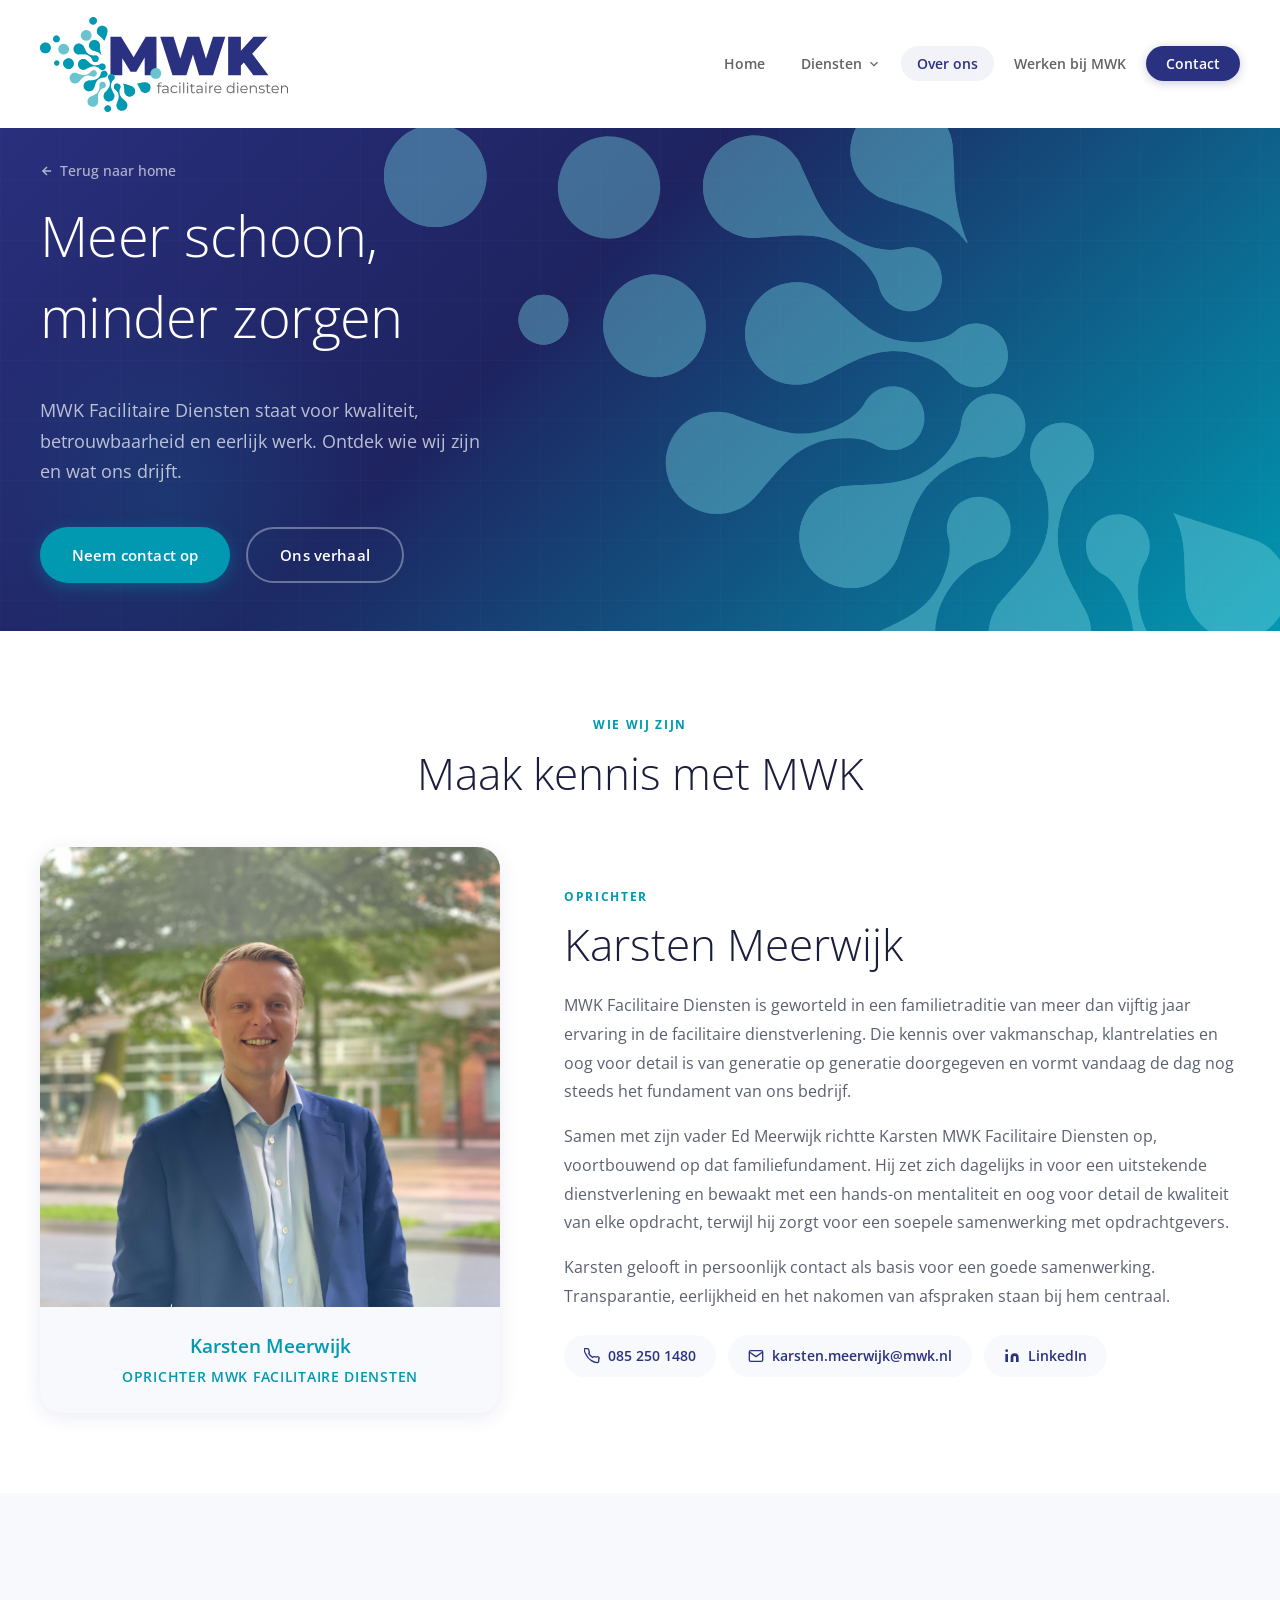
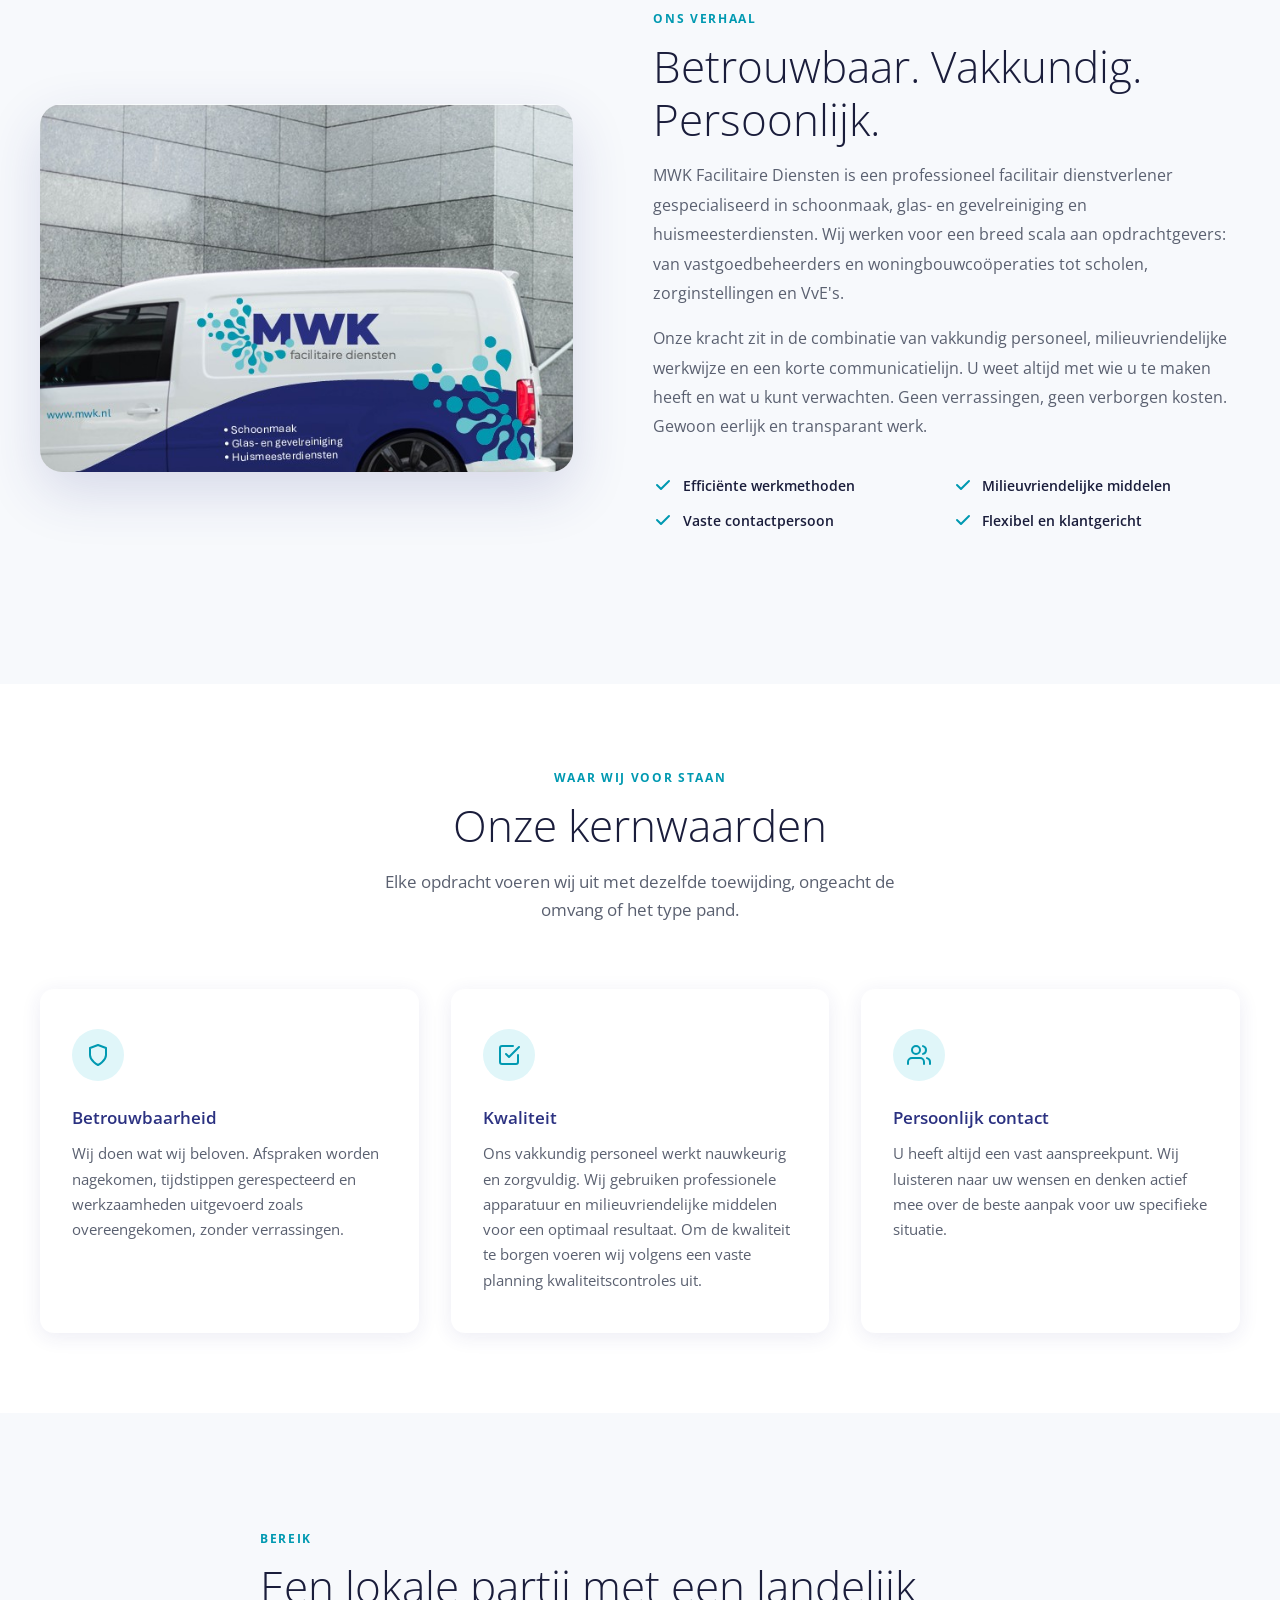
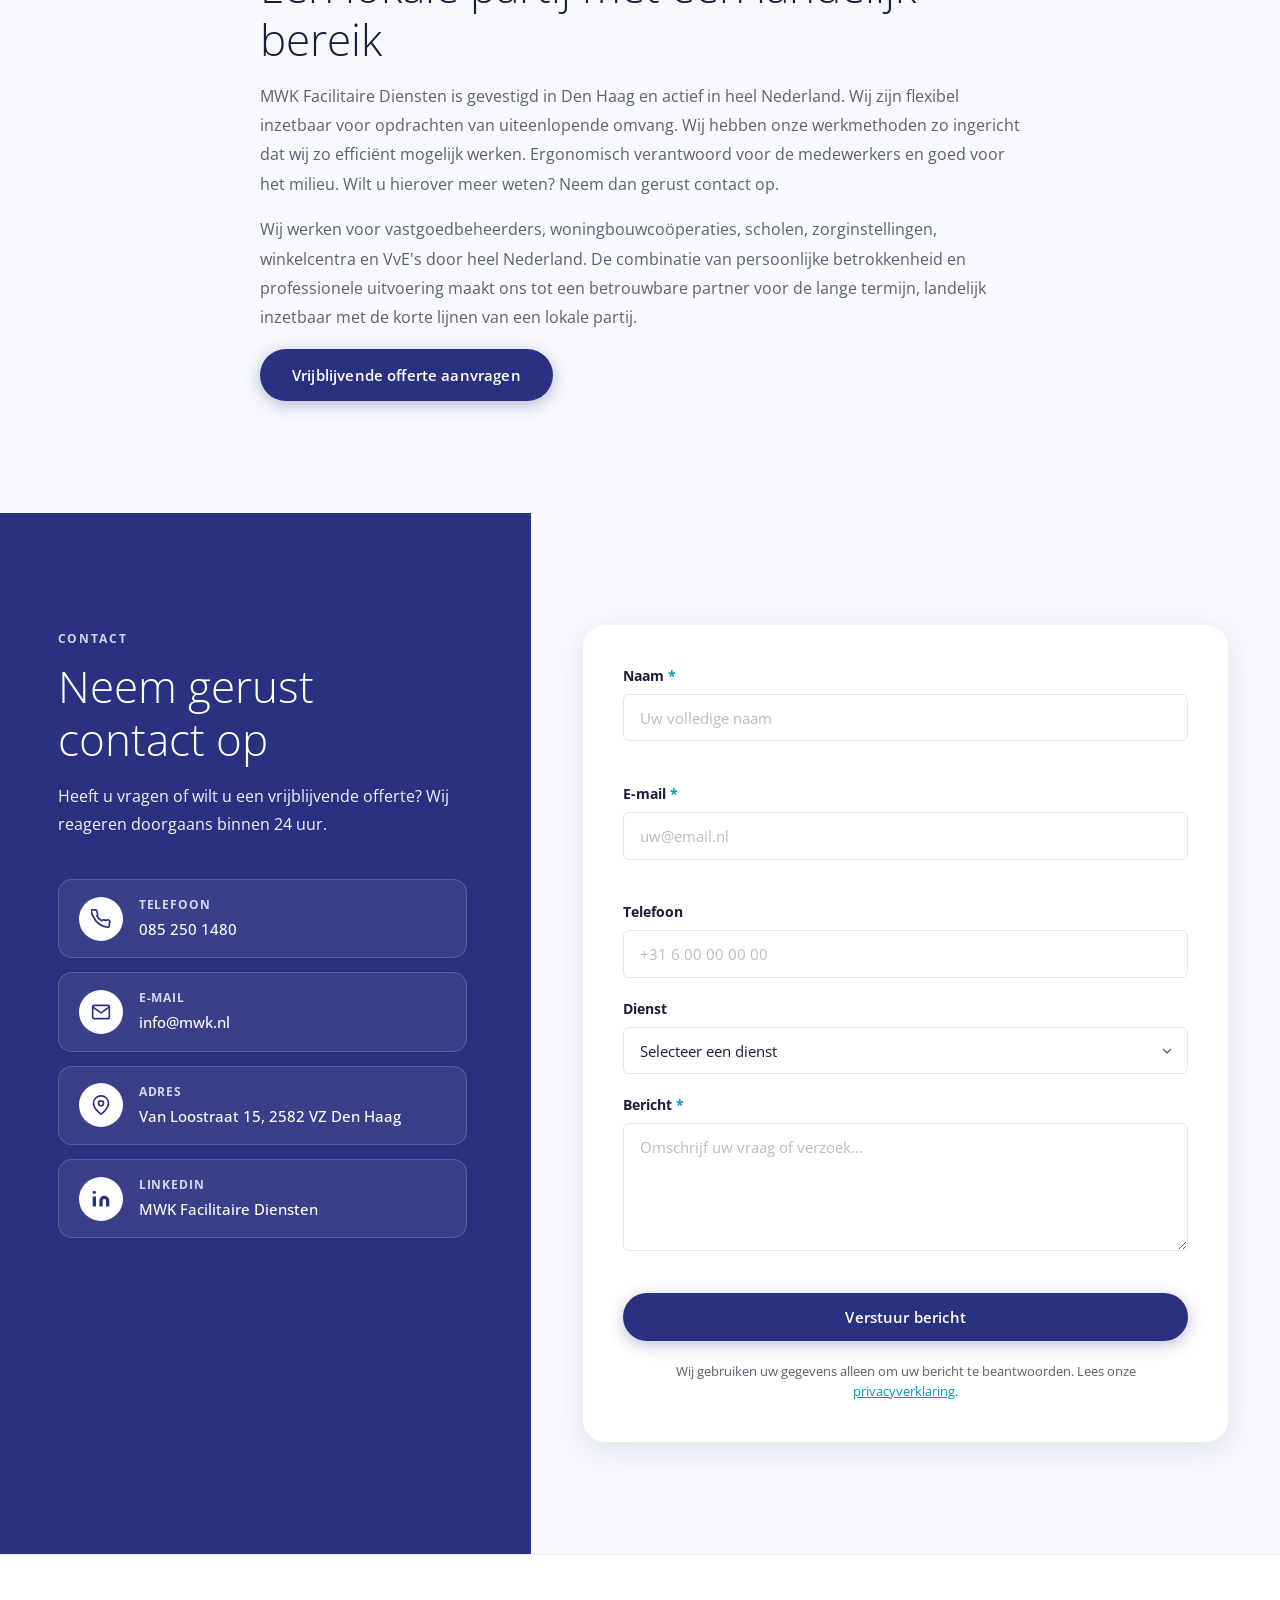
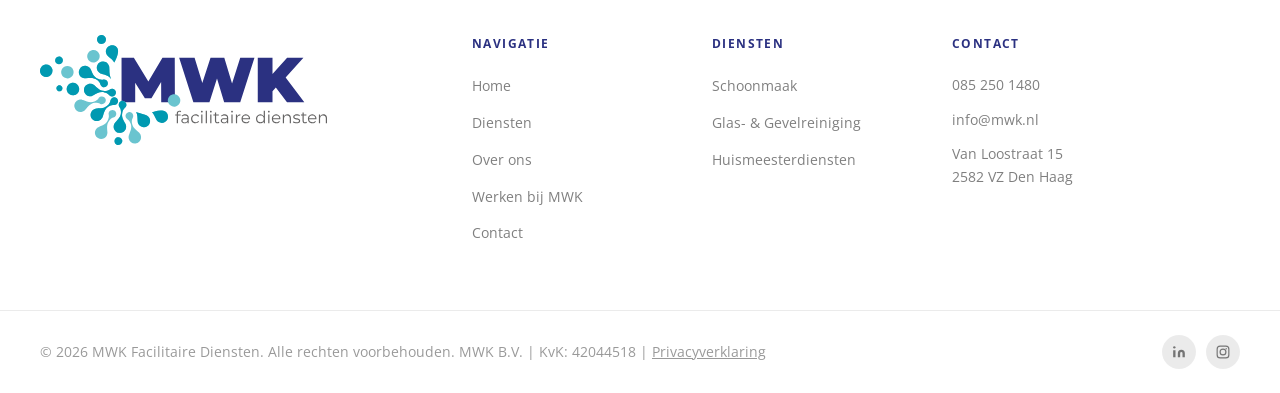
<file: over-ons.html>
<!DOCTYPE html>
<html lang="nl">
<head>
  <meta charset="UTF-8" />
  <meta name="viewport" content="width=device-width, initial-scale=1.0" />
  <meta name="theme-color" content="#2b3181" />
  <meta name="description" content="Leer meer over MWK Facilitaire Diensten – een professioneel schoonmaakbedrijf actief in de Randstad en Den Haag, met persoonlijke aanpak, vakkundig personeel en milieuvriendelijke werkwijze." />
  <meta name="keywords" content="over ons, MWK facilitaire diensten, schoonmaakbedrijf, Karsten Meerwijk, vakmanschap, betrouwbaar, facilitair bedrijf Den Haag, schoonmaakbedrijf Randstad" />
  <meta name="author" content="MWK Facilitaire Diensten" />
  <meta property="og:title" content="Over ons | MWK Facilitaire Diensten" />
  <meta property="og:description" content="MWK Facilitaire Diensten staat voor kwaliteit, betrouwbaarheid en persoonlijk contact in de Randstad en Den Haag. Ontdek wie wij zijn en wat ons drijft." />
  <meta property="og:type" content="website" />
  <meta property="og:url" content="https://www.mwk.nl/over-ons.html" />
  <meta property="og:image" content="https://www.mwk.nl/images/auto%20MWK.jpg" />
  <link rel="canonical" href="https://www.mwk.nl/over-ons.html" />
  <link rel="icon" href="/favicon.ico?v=5" sizes="48x48" />
  <link rel="icon" href="images/favicon.png?v=5" type="image/png" sizes="480x480" />
  <link rel="icon" href="images/favicon.svg?v=5" type="image/svg+xml" />
  <link rel="apple-touch-icon" href="images/apple-touch-icon.png?v=5" />
  <title>Over ons | MWK Facilitaire Diensten</title>
  <link rel="stylesheet" href="css/style.css" />
  <script type="application/ld+json">
  {
    "@context": "https://schema.org",
    "@type": "Organization",
    "name": "MWK Facilitaire Diensten",
    "legalName": "MWK B.V.",
    "url": "https://www.mwk.nl",
    "telephone": "+31852501480",
    "email": "info@mwk.nl",
    "address": {
      "@type": "PostalAddress",
      "streetAddress": "Van Loostraat 15",
      "postalCode": "2582 VZ",
      "addressLocality": "Den Haag",
      "addressCountry": "NL"
    },
    "description": "Professioneel schoonmaakbedrijf met persoonlijke aanpak, vakkundig personeel en milieuvriendelijke werkwijze, gevestigd in Den Haag en landelijk actief."
  }
  </script>
  <script type="application/ld+json">
  {
    "@context": "https://schema.org",
    "@type": "BreadcrumbList",
    "itemListElement": [
      { "@type": "ListItem", "position": 1, "name": "Home", "item": "https://www.mwk.nl/" },
      { "@type": "ListItem", "position": 2, "name": "Over ons", "item": "https://www.mwk.nl/over-ons.html" }
    ]
  }
  </script>
  <style>
    .hero__back {
      display: inline-flex;
      align-items: center;
      gap: .4rem;
      color: rgba(255,255,255,.65);
      font-size: .875rem;
      font-weight: 500;
      margin-bottom: 1.25rem;
      transition: color var(--transition);
    }
    .hero__back:hover { color: var(--clr-accent); }
    .hero__back svg { width: 14px; height: 14px; }

    .hero {
      min-height: 44svh;
      padding-top: calc(var(--header-h) + 2rem);
      padding-bottom: 3rem;
    }

    /* Waarden grid */
    .waarden-section {
      padding: 5rem 0;
      background: var(--clr-white);
    }
    .waarden__grid {
      display: grid;
      grid-template-columns: repeat(3, 1fr);
      gap: 2rem;
      margin-top: 3rem;
    }
    @media (max-width: 900px) {
      .waarden__grid { grid-template-columns: 1fr; max-width: 480px; margin-inline: auto; margin-top: 2rem; }
    }
    .waarde-card {
      background: var(--clr-white);
      border-radius: var(--radius-md);
      padding: 2.5rem 2rem;
      box-shadow: var(--shadow-card);
    }
    .waarde-card__icon {
      width: 52px;
      height: 52px;
      border-radius: 50%;
      background: var(--clr-accent-l);
      color: var(--clr-accent-d);
      display: flex;
      align-items: center;
      justify-content: center;
      margin-bottom: 1.5rem;
    }
    .waarde-card__icon svg { width: 24px; height: 24px; }
    .waarde-card__title {
      font-size: 1.05rem;
      font-weight: 600;
      color: var(--clr-primary);
      margin-bottom: .6rem;
    }
    .waarde-card__desc {
      color: var(--clr-text-lt);
      line-height: 1.7;
      font-size: .93rem;
    }

    /* Profiel kaart */
    .team-section {
      padding: 5rem 0;
      background: var(--clr-white);
    }
    .team__inner {
      display: grid;
      grid-template-columns: 460px 1fr;
      gap: 4rem;
      align-items: center;
    }
    @media (max-width: 900px) {
      .team__inner { grid-template-columns: 1fr; gap: 2rem; }
    }
    .team__profile-card {
      background: var(--clr-gray-lt);
      border-radius: var(--radius-lg);
      overflow: hidden;
      box-shadow: var(--shadow-card);
      text-align: center;
    }
    .team__profile-img-wrap {
      width: 100%;
      aspect-ratio: 1/1;
      background: var(--clr-primary);
      display: flex;
      align-items: center;
      justify-content: center;
      overflow: hidden;
    }
    .team__profile-img-wrap img {
      width: 100%;
      height: 100%;
      object-fit: cover;
      image-rendering: -webkit-optimize-contrast;
    }
    .team__profile-placeholder {
      color: rgba(255,255,255,.35);
    }
    .team__profile-placeholder svg { width: 72px; height: 72px; }
    .team__profile-info {
      padding: 1.5rem;
    }
    .team__profile-name {
      font-size: 1.2rem;
      font-weight: 600;
      color: var(--clr-accent-d);
      margin-bottom: .25rem;
    }
    .team__profile-role {
      font-size: .88rem;
      font-weight: 600;
      color: var(--clr-accent-d);
      text-transform: uppercase;
      letter-spacing: .05em;
    }
    .team__content h2 { margin-bottom: 1.25rem; }
    .team__text {
      color: var(--clr-text-lt);
      line-height: 1.8;
      margin-bottom: 1rem;
    }
    .team__contact-links {
      display: flex;
      flex-wrap: wrap;
      gap: .75rem;
      margin-top: 1.5rem;
    }
    .team__contact-link {
      display: inline-flex;
      align-items: center;
      gap: .5rem;
      padding: .6rem 1.25rem;
      border-radius: 50px;
      background: var(--clr-gray-lt);
      font-size: .9rem;
      font-weight: 600;
      color: var(--clr-primary);
      transition: background var(--transition), color var(--transition);
    }
    .team__contact-link:hover { background: var(--clr-primary); color: var(--clr-white); }
    .team__contact-link svg { width: 16px; height: 16px; }

    /* Statistieken balk */
    .stats-section {
      padding: 3.5rem 0;
      background: var(--clr-primary);
      color: var(--clr-white);
    }
    .stats__grid {
      display: grid;
      grid-template-columns: repeat(4, 1fr);
      gap: 2rem;
      text-align: center;
    }
    @media (max-width: 768px) {
      .stats__grid { grid-template-columns: repeat(2, 1fr); }
    }
    .stat__number {
      font-size: 2.5rem;
      font-weight: 600;
      color: var(--clr-accent);
      line-height: 1;
      margin-bottom: .4rem;
    }
    .stat__label {
      font-size: .88rem;
      font-weight: 500;
      opacity: .8;
    }
  </style>
</head>
<body>

  <!-- ===== HEADER / NAV ===== -->
  <header class="header" id="header">
    <div class="container header__inner">
      <a href="index.html" class="header__logo" aria-label="MWK Facilitaire Diensten – home">
        <svg xmlns="http://www.w3.org/2000/svg" viewBox="0 0 422 157.69" class="logo-svg" aria-hidden="true">
          <defs>
            <style>.l1{fill:#2b3181}.l2{fill:#646363}.l3{fill:#6ac4cf}.l4{fill:#0099b1}</style>
          </defs>
          <polygon class="l1" points="175.62 32.74 155.42 66.68 134.63 32.74 116.96 32.74 116.96 96.51 136.54 96.51 136.54 68.43 150.39 90.77 159.86 90.77 173.74 67.42 173.89 96.51 193.48 96.51 193.29 32.74 175.62 32.74"/>
          <polygon class="l1" points="275.47 69.46 264.34 32.74 244.58 32.74 232.81 68.97 221.71 32.74 199.58 32.74 219.98 96.51 243.03 96.51 253.88 62.41 264.16 96.51 287.21 96.51 307.61 32.74 287.21 32.74 275.47 69.46"/>
          <polygon class="l1" points="354.25 96.51 379.12 96.51 352.33 60.84 377.85 32.74 354.44 32.74 333.48 55.84 333.48 32.74 312.35 32.74 312.35 96.51 333.48 96.51 333.48 80.72 338.27 75.4 354.25 96.51"/>
          <path class="l2" d="M193.93,115.3v-1.42h7.8v1.42h-7.8ZM196.18,126.49v-14.18c0-1.12.33-2.02.98-2.71.66-.69,1.6-1.03,2.83-1.03.48,0,.94.06,1.39.19.45.13.82.33,1.13.6l-.58,1.27c-.24-.21-.52-.36-.84-.47-.32-.1-.66-.16-1.03-.16-.72,0-1.27.2-1.66.6-.38.4-.58.99-.58,1.78v1.92l.05.79v11.4h-1.7Z"/>
          <path class="l2" d="M207.34,126.61c-.94,0-1.76-.16-2.46-.47-.7-.31-1.23-.74-1.6-1.3-.37-.55-.55-1.19-.55-1.91,0-.66.16-1.25.47-1.79s.82-.97,1.54-1.3c.71-.33,1.67-.49,2.87-.49h4.34v1.27h-4.3c-1.22,0-2.06.22-2.53.65-.47.43-.71.97-.71,1.61,0,.72.28,1.3.84,1.73s1.34.65,2.35.65,1.79-.22,2.48-.66c.7-.44,1.2-1.08,1.52-1.91l.38,1.18c-.32.83-.88,1.5-1.67,1.99s-1.79.74-2.99.74ZM211.69,126.49v-2.78l-.07-.46v-4.66c0-1.07-.3-1.9-.9-2.47-.6-.58-1.49-.86-2.68-.86-.82,0-1.59.14-2.33.41-.74.27-1.36.63-1.87,1.08l-.77-1.27c.64-.54,1.41-.96,2.3-1.26.9-.3,1.84-.44,2.83-.44,1.63,0,2.89.4,3.78,1.21.89.81,1.33,2.04,1.33,3.68v7.82h-1.63Z"/>
          <path class="l2" d="M223.18,126.61c-1.25,0-2.36-.28-3.35-.83-.98-.55-1.76-1.31-2.32-2.28-.56-.97-.84-2.08-.84-3.32s.28-2.38.84-3.34c.56-.96,1.33-1.71,2.32-2.26.98-.54,2.1-.82,3.35-.82,1.07,0,2.04.21,2.9.62.86.42,1.54,1.04,2.04,1.87l-1.27.86c-.43-.64-.97-1.11-1.61-1.42-.64-.3-1.34-.46-2.09-.46-.9,0-1.7.2-2.42.61s-1.29.98-1.7,1.72c-.42.74-.62,1.6-.62,2.59s.21,1.86.62,2.59.98,1.31,1.7,1.72,1.53.61,2.42.61c.75,0,1.45-.15,2.09-.46s1.18-.77,1.61-1.39l1.27.86c-.5.82-1.18,1.44-2.04,1.86-.86.42-1.83.64-2.9.64Z"/>
          <path class="l2" d="M232.13,111.1c-.35,0-.65-.12-.89-.36s-.36-.53-.36-.86.12-.62.36-.85c.24-.23.54-.35.89-.35s.65.11.89.34c.24.22.36.5.36.84s-.12.65-.35.89c-.23.24-.53.36-.9.36ZM231.27,126.49v-12.6h1.7v12.6h-1.7Z"/>
          <path class="l2" d="M237.73,126.49v-17.81h1.7v17.81h-1.7Z"/>
          <path class="l2" d="M245.05,111.1c-.35,0-.65-.12-.89-.36-.24-.24-.36-.53-.36-.86s.12-.62.36-.85c.24-.23.54-.35.89-.35s.65.11.89.34c.24.22.36.5.36.84s-.12.65-.35.89c-.23.24-.53.36-.9.36ZM244.18,126.49v-12.6h1.7v12.6h-1.7Z"/>
          <path class="l2" d="M248.67,115.3v-1.42h7.8v1.42h-7.8ZM254.62,126.61c-1.18,0-2.1-.32-2.74-.96-.64-.64-.96-1.54-.96-2.71v-11.83h1.7v11.74c0,.74.19,1.3.56,1.7.38.4.92.6,1.62.6.75,0,1.38-.22,1.87-.65l.6,1.22c-.34.3-.74.53-1.21.67-.47.14-.96.22-1.45.22Z"/>
          <path class="l2" d="M263.93,126.61c-.94,0-1.76-.16-2.46-.47-.7-.31-1.23-.74-1.6-1.3-.37-.55-.55-1.19-.55-1.91,0-.66.16-1.25.47-1.79.31-.54.82-.97,1.54-1.3s1.67-.49,2.87-.49h4.34v1.27h-4.3c-1.22,0-2.06.22-2.53.65s-.71.97-.71,1.61c0,.72.28,1.3.84,1.73.56.43,1.34.65,2.35.65s1.79-.22,2.48-.66c.7-.44,1.2-1.08,1.52-1.91l.38,1.18c-.32.83-.88,1.5-1.67,1.99s-1.79.74-2.99.74ZM268.28,126.49v-2.78l-.07-.46v-4.66c0-1.07-.3-1.9-.9-2.47-.6-.58-1.49-.86-2.68-.86-.82,0-1.59.14-2.33.41-.74.27-1.36.63-1.87,1.08l-.77-1.27c.64-.54,1.41-.96,2.3-1.26.9-.3,1.84-.44,2.83-.44,1.63,0,2.89.4,3.78,1.21.89.81,1.33,2.04,1.33,3.68v7.82h-1.63Z"/>
          <path class="l2" d="M275.41,111.1c-.35,0-.65-.12-.89-.36-.24-.24-.36-.53-.36-.86s.12-.62.36-.85c.24-.23.54-.35.89-.35s.65.11.89.34c.24.22.36.5.36.84s-.12.65-.35.89c-.23.24-.53.36-.9.36ZM274.54,126.49v-12.6h1.7v12.6h-1.7Z"/>
          <path class="l2" d="M281,126.49v-12.6h1.63v3.43l-.17-.6c.35-.96.94-1.69,1.78-2.2.83-.5,1.86-.76,3.1-.76v1.66c-.06,0-.13,0-.19-.01-.06,0-.13-.01-.19-.01-1.33,0-2.37.4-3.12,1.21s-1.13,1.96-1.13,3.44v6.43h-1.7Z"/>
          <path class="l2" d="M295.66,126.61c-1.31,0-2.46-.28-3.46-.83-.99-.55-1.77-1.31-2.33-2.28-.56-.97-.84-2.08-.84-3.32s.27-2.35.8-3.31,1.27-1.72,2.21-2.27c.94-.55,1.99-.83,3.16-.83s2.24.27,3.16.8,1.64,1.29,2.17,2.26c.53.97.79,2.08.79,3.35,0,.08,0,.16-.01.25s-.01.18-.01.28h-10.97v-1.27h10.06l-.67.5c0-.91-.2-1.72-.59-2.44-.39-.71-.92-1.27-1.6-1.67-.67-.4-1.45-.6-2.33-.6s-1.64.2-2.33.6c-.69.4-1.22.96-1.61,1.68-.38.72-.58,1.54-.58,2.47v.26c0,.96.21,1.8.64,2.53.42.73,1.02,1.3,1.78,1.7s1.63.61,2.6.61c.77,0,1.48-.14,2.15-.41s1.24-.69,1.72-1.25l.96,1.1c-.56.67-1.26,1.18-2.1,1.54-.84.35-1.76.53-2.77.53Z"/>
          <path class="l2" d="M316.11,126.61c-1.2,0-2.28-.27-3.23-.82-.95-.54-1.7-1.3-2.24-2.27s-.82-2.08-.82-3.35.27-2.4.82-3.36,1.29-1.71,2.24-2.24c.95-.54,2.03-.8,3.23-.8,1.1,0,2.09.25,2.96.74.87.5,1.57,1.22,2.09,2.17.52.95.78,2.12.78,3.49s-.26,2.52-.77,3.48c-.51.96-1.2,1.69-2.08,2.2s-1.87.76-2.99.76ZM316.23,125.09c.9,0,1.7-.2,2.41-.61.71-.41,1.27-.98,1.68-1.73.41-.74.61-1.6.61-2.58s-.2-1.86-.61-2.59c-.41-.74-.97-1.31-1.68-1.72-.71-.41-1.52-.61-2.41-.61s-1.67.2-2.38.61-1.26.98-1.68,1.72c-.42.74-.62,1.6-.62,2.59s.21,1.84.62,2.58c.42.74.98,1.32,1.68,1.73s1.5.61,2.38.61ZM320.98,126.49v-3.79l.17-2.54-.24-2.54v-8.93h1.7v17.81h-1.63Z"/>
          <path class="l2" d="M328.23,111.1c-.35,0-.65-.12-.89-.36-.24-.24-.36-.53-.36-.86s.12-.62.36-.85c.24-.23.54-.35.89-.35s.65.11.89.34c.24.22.36.5.36.84s-.12.65-.35.89c-.23.24-.53.36-.9.36ZM327.37,126.49v-12.6h1.7v12.6h-1.7Z"/>
          <path class="l2" d="M339.17,126.61c-1.31,0-2.46-.28-3.46-.83-.99-.55-1.77-1.31-2.33-2.28-.56-.97-.84-2.08-.84-3.32s.27-2.35.8-3.31,1.27-1.72,2.21-2.27c.94-.55,1.99-.83,3.16-.83s2.24.27,3.16.8,1.64,1.29,2.17,2.26c.53.97.79,2.08.79,3.35,0,.08,0,.16-.01.25s-.01.18-.01.28h-10.97v-1.27h10.06l-.67.5c0-.91-.2-1.72-.59-2.44-.39-.71-.92-1.27-1.6-1.67-.67-.4-1.45-.6-2.33-.6s-1.64.2-2.33.6c-.69.4-1.22.96-1.61,1.68-.38.72-.58,1.54-.58,2.47v.26c0,.96.21,1.8.64,2.53.42.73,1.02,1.3,1.78,1.7s1.63.61,2.6.61c.77,0,1.48-.14,2.15-.41s1.24-.69,1.72-1.25l.96,1.1c-.56.67-1.26,1.18-2.1,1.54-.84.35-1.76.53-2.77.53Z"/>
          <path class="l2" d="M354.75,113.77c1.02,0,1.92.2,2.7.59s1.38.99,1.82,1.79c.44.8.66,1.81.66,3.02v7.32h-1.7v-7.15c0-1.33-.33-2.33-1-3.01-.66-.68-1.6-1.02-2.8-1.02-.9,0-1.68.18-2.34.54-.66.36-1.18.88-1.54,1.56-.36.68-.54,1.5-.54,2.46v6.62h-1.7v-12.6h1.63v3.46l-.26-.65c.4-.91,1.04-1.63,1.92-2.15.88-.52,1.93-.78,3.14-.78Z"/>
          <path class="l2" d="M367.93,126.61c-1.04,0-2.02-.15-2.95-.44-.93-.3-1.66-.67-2.18-1.12l.77-1.34c.51.38,1.17.72,1.97,1,.8.28,1.64.42,2.52.42,1.2,0,2.06-.19,2.59-.56.53-.38.79-.88.79-1.5,0-.46-.15-.83-.44-1.09-.3-.26-.68-.46-1.16-.6-.48-.14-1.02-.25-1.61-.35-.59-.1-1.18-.21-1.76-.34s-1.12-.32-1.6-.56c-.48-.25-.87-.59-1.16-1.02-.3-.43-.44-1.01-.44-1.73s.19-1.3.58-1.85.95-.97,1.69-1.28c.74-.31,1.65-.47,2.72-.47.82,0,1.63.11,2.45.32.82.22,1.49.5,2.02.85l-.74,1.37c-.56-.38-1.16-.66-1.8-.83-.64-.17-1.28-.25-1.92-.25-1.14,0-1.97.2-2.51.59-.54.39-.8.89-.8,1.5,0,.48.15.86.44,1.13.3.27.69.48,1.18.64.49.15,1.02.28,1.61.37.58.1,1.17.21,1.75.35.58.14,1.12.32,1.61.55.49.23.88.56,1.18.98.3.42.44.98.44,1.67,0,.74-.2,1.37-.61,1.91-.41.54-1,.95-1.78,1.25-.78.3-1.72.44-2.82.44Z"/>
          <path class="l2" d="M374.29,115.3v-1.42h7.8v1.42h-7.8ZM380.24,126.61c-1.18,0-2.1-.32-2.74-.96-.64-.64-.96-1.54-.96-2.71v-11.83h1.7v11.74c0,.74.19,1.3.56,1.7.38.4.92.6,1.62.6.75,0,1.38-.22,1.87-.65l.6,1.22c-.34.3-.74.53-1.21.67-.47.14-.96.22-1.45.22Z"/>
          <path class="l2" d="M390.89,126.61c-1.31,0-2.46-.28-3.46-.83-.99-.55-1.77-1.31-2.33-2.28-.56-.97-.84-2.08-.84-3.32s.27-2.35.8-3.31,1.27-1.72,2.21-2.27c.94-.55,1.99-.83,3.16-.83s2.24.27,3.16.8,1.64,1.29,2.17,2.26c.53.97.79,2.08.79,3.35,0,.08,0,.16-.01.25s-.01.18-.01.28h-10.97v-1.27h10.06l-.67.5c0-.91-.2-1.72-.59-2.44-.39-.71-.92-1.27-1.6-1.67-.67-.4-1.45-.6-2.33-.6s-1.64.2-2.33.6c-.69.4-1.22.96-1.61,1.68-.38.72-.58,1.54-.58,2.47v.26c0,.96.21,1.8.64,2.53.42.73,1.02,1.3,1.78,1.7s1.63.61,2.6.61c.77,0,1.48-.14,2.15-.41s1.24-.69,1.72-1.25l.96,1.1c-.56.67-1.26,1.18-2.1,1.54-.84.35-1.76.53-2.77.53Z"/>
          <path class="l2" d="M406.47,113.77c1.02,0,1.92.2,2.7.59s1.38.99,1.82,1.79c.44.8.66,1.81.66,3.02v7.32h-1.7v-7.15c0-1.33-.33-2.33-1-3.01-.66-.68-1.6-1.02-2.8-1.02-.9,0-1.68.18-2.34.54-.66.36-1.18.88-1.54,1.56-.36.68-.54,1.5-.54,2.46v6.62h-1.7v-12.6h1.63v3.46l-.26-.65c.4-.91,1.04-1.63,1.92-2.15.88-.52,1.93-.78,3.14-.78Z"/>
          <path class="l3" d="M89.86,12.54c3.41-.9,5.42-4.44,4.52-7.86-.96-3.4-4.5-5.41-7.9-4.45-3.41.9-5.37,4.43-4.46,7.84.96,3.4,4.5,5.41,7.84,4.46Z"/>
          <path class="l3" d="M60.11,60.85c1.17.72,2.45,1.1,3.72,1.23.06.04.16,0,.31.02.52.02,1.09.02,1.63-.07,5.69-.27,10.87-1.54,16.22,2.55,1.76,1.39,3.8,3.47,4.39,5.68.04.14.08.29.11.43.32,1.41,1.21,2.61,2.56,3.44,2.63,1.57,6.05.66,7.61-1.97,1.57-2.63.71-6.06-1.93-7.67-1.46-.85-3.14-.97-4.65-.47-2.21.59-5.06-.25-7.1-1.16-6.13-2.75-7.5-7.9-9.99-13.01-.19-.52-.42-1.02-.7-1.46-.09-.13-.16-.21-.22-.25-.7-1.1-1.66-1.98-2.83-2.7-4.22-2.54-9.72-1.13-12.24,3.14-2.54,4.22-1.13,9.72,3.09,12.26Z"/>
          <path class="l3" d="M24.51,41.35c2.71,1.49,6.12.54,7.62-2.12,1.51-2.66.6-6.08-2.12-7.62-2.66-1.51-6.07-.55-7.58,2.11-1.56,2.68-.6,6.08,2.08,7.64Z"/>
          <path class="l3" d="M6.56,42.6c-4.75,1.31-7.55,6.28-6.24,11.02,1.31,4.75,6.23,7.57,10.98,6.26,4.8-1.32,7.61-6.24,6.3-10.99-1.32-4.8-6.28-7.55-11.04-6.29Z"/>
          <path class="l3" d="M30,72.59c-2.08-1.18-4.75-.47-5.92,1.65-1.22,2.09-.47,4.75,1.61,5.93,2.09,1.22,4.75.47,5.97-1.62,1.18-2.08.43-4.74-1.66-5.96Z"/>
          <path class="l3" d="M79.07,39.14c4.8-1.32,7.55-6.28,6.24-11.02-1.31-4.75-6.23-7.57-10.98-6.26-4.8,1.32-7.57,6.23-6.26,10.98,1.32,4.8,6.24,7.61,10.99,6.3Z"/>
          <path class="l3" d="M153.19,115.41c-.07-.08-.18-.11-.3-.18-.47-.23-.98-.41-1.54-.57-3.17-1.12-4.24-1.36-8.86-2.92-2.53-.79-3.15-.97-4.59-1.52,2.26,4.04,1.85,8.37,2.11,12.95-.03,2.02.62,3.9,1.82,5.49,2.95,3.95,8.58,4.78,12.53,1.83,3.94-3,4.72-8.61,1.77-12.57-.8-1.08-1.8-1.94-2.93-2.52Z"/>
          <path class="l3" d="M110.98,146.73c-2.98.79-4.74,3.88-3.9,6.85.79,2.98,3.88,4.74,6.85,3.9,2.97-.84,4.74-3.88,3.9-6.85-.84-2.97-3.88-4.74-6.85-3.9Z"/>
          <path class="l3" d="M85.64,98.15c.13.12.26.19.38.26,1.22.71,2.73.98,4.23.63,2.98-.79,4.75-3.83,4.01-6.83-.73-2.95-3.79-4.76-6.78-4.02-1.64.43-2.94,1.55-3.64,2.97-1.18,1.96-3.74,3.36-5.84,4.17-6.26,2.43-10.88-.26-16.27-2.12-.47-.23-.98-.41-1.53-.52-.11-.02-.22-.05-.33-.07-1.25-.24-2.57-.19-3.89.1-4.78,1.21-7.7,6.11-6.49,10.88,1.23,4.82,6.11,7.7,10.88,6.49,1.35-.36,2.53-.93,3.5-1.75.08-.07.17-.15.25-.22.42-.37.77-.77,1.13-1.17,3.82-4.25,6.58-8.8,13.24-9.69,2.24-.29,5.13-.28,7.13.89Z"/>
          <path class="l3" d="M55.9,75.09c-1.31-4.75-6.23-7.57-10.98-6.26-4.8,1.32-7.61,6.24-6.29,11.04,1.31,4.75,6.28,7.55,11.02,6.24,4.75-1.31,7.57-6.23,6.24-11.02Z"/>
          <path class="l3" d="M108.7,115.78c1.57-2.63.71-6.06-1.92-7.63-2.69-1.6-6.11-.7-7.67,1.93-.85,1.46-1.02,3.15-.47,4.65.54,2.23-.25,5.06-1.16,7.1-2.75,6.13-7.9,7.5-13.05,10-.47.18-.97.41-1.46.7-.08.07-.17.15-.26.17-1.04.74-1.97,1.71-2.64,2.86-2.54,4.22-1.13,9.72,3.09,12.26,4.27,2.52,9.77,1.12,12.31-3.11.67-1.16,1.05-2.44,1.18-3.71.04-.06.06-.17.02-.31.06-.53.02-1.09-.02-1.64-.27-5.69-1.54-10.87,2.55-16.22,1.34-1.75,3.42-3.79,5.68-4.39.14-.04.24-.06.38-.1,1.41-.32,2.66-1.22,3.44-2.56Z"/>
          <path class="l3" d="M47.12,57.7c2.41-4.3.91-9.77-3.38-12.18-4.31-2.46-9.78-.96-12.19,3.33-2.46,4.31-.96,9.78,3.33,12.19,4.31,2.46,9.78.96,12.24-3.35Z"/>
          <path class="l3" d="M119.16,94.45c-3.08-.37-5.85,1.81-6.23,4.84-.22,1.71.36,3.3,1.39,4.47,1.46,1.83,1.82,4.72,1.8,6.99-.03,6.7-4.19,10.02-7.89,14.34-.36.4-.71.81-1.06,1.26-.07.12-.11.18-.13.29-.7,1.06-1.14,2.31-1.35,3.65-.59,4.95,2.9,9.38,7.79,9.98,4.95.59,9.38-2.9,9.98-7.79.21-1.34.07-2.64-.36-3.87l-.09-.34c-.19-.52-.46-.96-.7-1.46-2.58-5.08-5.82-9.32-4.19-15.83.5-2.19,1.58-4.9,3.41-6.36.13-.09.21-.16.35-.25h0c1.11-.86,1.9-2.15,2.11-3.7.37-3.08-1.81-5.85-4.84-6.23Z"/>
          <path class="l3" d="M108.95,83.32c.38-3.04-1.81-5.85-4.89-6.22-1.64-.18-3.25.35-4.41,1.43-1.84,1.41-4.72,1.82-6.99,1.8-6.7-.03-10.02-4.19-14.34-7.89-.42-.4-.82-.76-1.26-1.06-.12-.07-.2-.15-.3-.18-1.06-.7-2.31-1.14-3.64-1.3-4.95-.59-9.37,2.9-9.98,7.79-.61,4.9,2.9,9.37,7.79,9.98,1.33.16,2.63.02,3.87-.36.1-.03.19-.05.32-.14.47-.18.97-.41,1.46-.7,5.09-2.53,9.33-5.77,15.83-4.19,2.2.55,4.91,1.63,6.31,3.42.09.13.17.26.29.33v.05h.01c.86,1.11,2.15,1.9,3.69,2.06,3.1.42,5.87-1.76,6.23-4.84Z"/>
          <path class="l3" d="M110.85,91.47c-1.93-2.42-5.45-2.88-7.87-.95-1.19.93-1.91,2.31-2.11,3.7,0,.16-.02.31-.04.42-.26,2.33-2.02,4.6-3.61,6.21-4.82,4.73-10.07,4.16-15.77,4.59-.52-.02-1.07.03-1.62.12l-.34.09c-1.22.27-2.45.86-3.51,1.7-3.88,3.04-4.56,8.62-1.51,12.55,3.04,3.88,8.67,4.55,12.55,1.51,1.08-.8,1.88-1.84,2.46-2.97.08-.07.11-.18.18-.3.22-.52.4-1.03.52-1.53,1.81-5.42,2.52-10.71,8.24-14.18,1.95-1.19,4.63-2.36,6.91-2.09.12.07.28.08.44.09,1.39.2,2.88-.2,4.12-1.14,2.44-1.88,2.85-5.39.96-7.82Z"/>
          <path class="l3" d="M189.95,85.13c4.75-1.31,9.65,1.46,10.98,6.26,1.31,4.75-1.46,9.65-6.26,10.98-4.75,1.31-9.65-1.46-10.98-6.26-1.31-4.75,1.44-9.7,6.26-10.98Z"/>
          <path class="l3" d="M106.57,39.53c.73-1.33,1.96-3.71,3.07-6.49.43-1.5.98-2.98,1.52-4.51.84-3.13,1.19-6.32.32-8.8-1.85-3.81-6.23-5.9-10.45-4.73-4.75,1.31-7.57,6.23-6.24,11.02.34,1.3.96,2.47,1.79,3.44.06.04.13.12.22.25l1.21,1.07c3.26,2.81,6.63,5.01,8.56,8.76Z"/>
          <path class="l3" d="M99.61,50.84h0c-.07-1.3-.12-2.62-.22-3.96,0-.57-.04-1.12-.18-1.65.02-.11,0-.21-.03-.3-.28-1.26-.86-2.45-1.7-3.51-3.04-3.88-8.68-4.6-12.56-1.56-3.88,3.04-4.6,8.68-1.51,12.55.81,1.12,1.85,1.93,2.98,2.51.06.04.18.11.29.13.52.22,1.03.4,1.54.57,5.15,1.67,10.18,2.41,13.66,7.44,0-.11.01-.22.01-.33-2.45-5.83-2.28-11.88-2.28-11.88Z"/>
          <path class="l4" d="M89.86,12.54c3.41-.9,5.42-4.44,4.52-7.86-.96-3.4-4.5-5.41-7.9-4.45-3.41.9-5.37,4.43-4.46,7.84.96,3.4,4.5,5.41,7.84,4.46Z"/>
          <path class="l4" d="M60.11,60.85c1.17.72,2.45,1.1,3.72,1.23.06.04.16,0,.31.02.52.02,1.09.02,1.63-.07,5.69-.27,10.87-1.54,16.22,2.55,1.76,1.39,3.8,3.47,4.39,5.68.04.14.08.29.11.43.32,1.41,1.21,2.61,2.56,3.44,2.63,1.57,6.05.66,7.61-1.97,1.57-2.63.71-6.06-1.93-7.67-1.46-.85-3.14-.97-4.65-.47-2.21.59-5.06-.25-7.1-1.16-6.13-2.75-7.5-7.9-9.99-13.01-.19-.52-.42-1.02-.7-1.46-.09-.13-.16-.21-.22-.25-.7-1.1-1.66-1.98-2.83-2.7-4.22-2.54-9.72-1.13-12.24,3.14-2.54,4.22-1.13,9.72,3.09,12.26Z"/>
          <path class="l4" d="M24.51,41.35c2.71,1.49,6.12.54,7.62-2.12,1.51-2.66.6-6.08-2.12-7.62-2.66-1.51-6.07-.55-7.58,2.11-1.56,2.68-.6,6.08,2.08,7.64Z"/>
          <path class="l4" d="M6.56,42.6c-4.75,1.31-7.55,6.28-6.24,11.02,1.31,4.75,6.23,7.57,10.98,6.26,4.8-1.32,7.61-6.24,6.3-10.99-1.32-4.8-6.28-7.55-11.04-6.29Z"/>
          <path class="l4" d="M30,72.59c-2.08-1.18-4.75-.47-5.92,1.65-1.22,2.09-.47,4.75,1.61,5.93,2.09,1.22,4.75.47,5.97-1.62,1.18-2.08.43-4.74-1.66-5.96Z"/>
          <path class="l4" d="M153.18,115.43c-.44-.23-.89-.44-1.36-.62-3.06-1.15-6.24-2.01-9.33-3.06-2.53-.79-3.15-.97-4.59-1.52,2.26,4.04,1.85,8.37,2.11,12.95-.03,2.02.62,3.9,1.82,5.49,2.95,3.95,8.58,4.78,12.53,1.83,3.94-3,4.72-8.61,1.77-12.57-.8-1.07-1.8-1.89-2.94-2.5Z"/>
          <path class="l4" d="M110.98,146.73c-2.98.79-4.74,3.88-3.9,6.85.79,2.98,3.88,4.74,6.85,3.9,2.97-.84,4.74-3.88,3.9-6.85-.84-2.97-3.88-4.74-6.85-3.9Z"/>
          <path class="l4" d="M179.14,109.34c-1.26-.68-2.69-1.06-4.19-1.17-3.52-.24-7.26.45-10.57,1.6-.75.26-1.49.56-2.27.78-.28.08-1.14.42-1.4.15,2.7,2.73,3.95,6.29,5.72,9.85.24.5.47,1.01.79,1.44.07.08.1.18.17.26.74,1.04,1.71,1.97,2.91,2.63,4.3,2.41,9.77.91,12.18-3.38,1.61-2.87,1.47-6.51-.28-9.28-.79-1.26-1.85-2.21-3.08-2.87Z"/>
          <path class="l4" d="M55.9,75.09c-1.31-4.75-6.23-7.57-10.98-6.26-4.8,1.32-7.61,6.24-6.29,11.04,1.31,4.75,6.28,7.55,11.02,6.24,4.75-1.31,7.57-6.23,6.24-11.02Z"/>
          <path class="l4" d="M119.16,94.45c-3.08-.37-5.85,1.81-6.23,4.84-.22,1.71.36,3.3,1.39,4.47,1.46,1.83,1.82,4.72,1.8,6.99-.03,6.7-4.19,10.02-7.89,14.34-.36.4-.71.81-1.06,1.26-.07.12-.11.18-.13.29-.7,1.06-1.14,2.31-1.35,3.65-.59,4.95,2.9,9.38,7.79,9.98,4.95.59,9.38-2.9,9.98-7.79.21-1.34.07-2.64-.36-3.87l-.09-.34c-.19-.52-.46-.96-.7-1.46-2.58-5.08-5.82-9.32-4.19-15.83.5-2.19,1.58-4.9,3.41-6.36.13-.09.21-.16.35-.25h0c1.11-.86,1.9-2.15,2.11-3.7.37-3.08-1.81-5.85-4.84-6.23Z"/>
          <path class="l4" d="M108.95,83.32c.38-3.04-1.81-5.85-4.89-6.22-1.64-.18-3.25.35-4.41,1.43-1.84,1.41-4.72,1.82-6.99,1.8-6.7-.03-10.02-4.19-14.34-7.89-.42-.4-.82-.76-1.26-1.06-.12-.07-.2-.15-.3-.18-1.06-.7-2.31-1.14-3.64-1.3-4.95-.59-9.37,2.9-9.98,7.79-.61,4.9,2.9,9.37,7.79,9.98,1.33.16,2.63.02,3.87-.36.1-.03.19-.05.32-.14.47-.18.97-.41,1.46-.7,5.09-2.53,9.33-5.77,15.83-4.19,2.2.55,4.91,1.63,6.31,3.42.09.13.17.26.29.33v.05h.01c.86,1.11,2.15,1.9,3.69,2.06,3.1.42,5.87-1.76,6.23-4.84Z"/>
          <path class="l4" d="M110.85,91.47c-1.93-2.42-5.45-2.88-7.87-.95-1.19.93-1.91,2.31-2.11,3.7,0,.16-.02.31-.04.42-.26,2.33-2.02,4.6-3.61,6.21-4.82,4.73-10.07,4.16-15.77,4.59-.52-.02-1.07.03-1.62.12l-.34.09c-1.22.27-2.45.86-3.51,1.7-3.88,3.04-4.56,8.62-1.51,12.55,3.04,3.88,8.67,4.55,12.55,1.51,1.08-.8,1.88-1.84,2.46-2.97.08-.07.11-.18.18-.3.22-.52.4-1.03.52-1.53,1.81-5.42,2.52-10.71,8.24-14.18,1.95-1.19,4.63-2.36,6.91-2.09.12.07.28.08.44.09,1.39.2,2.88-.2,4.12-1.14,2.44-1.88,2.85-5.39.96-7.82Z"/>
          <path class="l4" d="M106.57,39.53c2.05-3.76,3.82-7.8,4.81-11.98.27-1.15.47-2.31.56-3.49.16-2.06-.06-4.07-1.32-5.77-1.05-1.41-2.52-2.49-4.17-3.09s-3.63-.7-5.41-.21c-3.29.91-5.82,3.69-6.43,7.04-.47,2.59.25,5.56,2.06,7.51.32.34.66.65,1.02.95,3.15,2.73,6.84,5.15,8.83,8.94,0,0,.06.1.06.11Z"/>
          <path class="l4" d="M99.61,50.84h0c-.07-1.3-.12-2.62-.22-3.96,0-.57-.04-1.12-.18-1.65.02-.11,0-.21-.03-.3-.28-1.26-.86-2.45-1.7-3.51-3.04-3.88-8.68-4.6-12.56-1.56-3.88,3.04-4.6,8.68-1.51,12.55.81,1.12,1.85,1.93,2.98,2.51.06.04.18.11.29.13.52.22,1.03.4,1.54.57,5.15,1.67,10.18,2.41,13.66,7.44,0-.11.01-.22.01-.33-2.45-5.83-2.28-11.88-2.28-11.88Z"/>
          <path class="l3" d="M142.91,140.95c-.03-.1-.1-.18-.17-.26-.37-.42-.77-.77-1.22-1.12-4.21-3.83-8.75-6.59-9.64-13.25-.29-2.24-.28-5.13.89-7.13.07-.12.14-.24.21-.37.76-1.23,1.02-2.74.63-4.23-.74-3-3.79-4.76-6.78-4.02-3,.74-4.81,3.8-4.02,6.78.39,1.65,1.5,2.95,2.92,3.65,2.01,1.17,3.41,3.73,4.22,5.83,2.38,6.27-.26,10.88-2.19,16.23-.17.51-.35,1.02-.51,1.58-.02.11-.05.22-.07.33-.24,1.25-.19,2.57.15,3.87,1.21,4.78,6.11,7.7,10.88,6.49s7.7-6.11,6.47-10.93c-.34-1.3-.96-2.47-1.79-3.44Z"/>
          <path class="l4" d="M142.91,140.95c-.03-.1-.1-.18-.17-.26-.37-.42-.77-.77-1.22-1.12-4.21-3.83-8.75-6.59-9.64-13.25-.29-2.24-.28-5.13.89-7.13.07-.12.14-.24.21-.37.76-1.23,1.02-2.74.63-4.23-.74-3-3.79-4.76-6.78-4.02-3,.74-4.81,3.8-4.02,6.78.39,1.65,1.5,2.95,2.92,3.65,2.01,1.17,3.41,3.73,4.22,5.83,2.38,6.27-.26,10.88-2.19,16.23-.17.51-.35,1.02-.51,1.58-.02.11-.05.22-.07.33-.24,1.25-.19,2.57.15,3.87,1.21,4.78,6.11,7.7,10.88,6.49s7.7-6.11,6.47-10.93c-.34-1.3-.96-2.47-1.79-3.44Z"/>
        </svg>
      </a>

      <nav class="nav" id="nav" role="navigation" aria-label="Hoofdnavigatie">
        <ul class="nav__list">
          <li><a href="index.html" class="nav__link">Home</a></li>
          <li class="nav__item--mega">
            <a href="index.html#diensten" class="nav__link nav__link--mega" aria-haspopup="true">
              Diensten
              <svg class="nav__caret" viewBox="0 0 24 24" fill="none" stroke="currentColor" stroke-width="2" aria-hidden="true"><path d="M6 9l6 6 6-6"/></svg>
            </a>
            <div class="mega-menu">
              <div class="container">
                <div class="mega-menu__inner">
                  <a href="schoonmaak.html" class="mega-menu__item">
                    <span class="mega-menu__img"><img src="images/optimized/Schoonmaak_7.jpg" alt="" style="object-position: center 20%;" loading="lazy" /></span>
                    <span class="mega-menu__body">
                      <span class="mega-menu__title">Schoonmaak</span>
                      <span class="mega-menu__desc">Kantoren, bedrijfsruimten en woonruimten, volledig afgestemd op uw wensen en planning.</span>
                    </span>
                  </a>
                  <a href="glas-gevelreiniging.html" class="mega-menu__item">
                    <span class="mega-menu__img"><img src="images/optimized/Glas-en-Gevel_19.jpg" alt="" style="object-position: center;" loading="lazy" /></span>
                    <span class="mega-menu__body">
                      <span class="mega-menu__title">Glas- &amp; Gevelreiniging</span>
                      <span class="mega-menu__desc">Vlekkeloze ramen en gevels voor een representatieve uitstraling.</span>
                    </span>
                  </a>
                  <a href="huismeesterdiensten.html" class="mega-menu__item">
                    <span class="mega-menu__img"><img src="images/optimized/Huismeester_28.jpg" alt="" style="object-position: center top;" loading="lazy" /></span>
                    <span class="mega-menu__body">
                      <span class="mega-menu__title">Huismeesterdiensten</span>
                      <span class="mega-menu__desc">Een vast aanspreekpunt dat uw pand beheert en onderhoudt.</span>
                    </span>
                  </a>
                </div>
                <a href="index.html#diensten" class="mega-menu__all">
                  Bekijk alle diensten
                  <svg viewBox="0 0 24 24" fill="none" stroke="currentColor" stroke-width="2" aria-hidden="true"><path d="M5 12h14M12 5l7 7-7 7"/></svg>
                </a>
              </div>
            </div>
          </li>
          <li><a href="over-ons.html" class="nav__link nav__link--active">Over ons</a></li>
          <li><a href="werken-bij-mwk.html" class="nav__link">Werken bij MWK</a></li>
          <li><a href="#contact" class="nav__link nav__link--cta">Contact</a></li>
        </ul>
      </nav>

      <a href="tel:+31852501480" class="header__call" aria-label="Bel MWK Facilitaire Diensten: 085 250 1480">
        <svg viewBox="0 0 24 24" fill="none" stroke="currentColor" stroke-width="2" stroke-linecap="round" stroke-linejoin="round" aria-hidden="true"><path d="M22 16.92v3a2 2 0 0 1-2.18 2 19.79 19.79 0 0 1-8.63-3.07 19.5 19.5 0 0 1-6-6 19.79 19.79 0 0 1-3.07-8.67A2 2 0 0 1 4.11 2h3a2 2 0 0 1 2 1.72c.13.96.36 1.9.7 2.81a2 2 0 0 1-.45 2.11L8.09 9.91a16 16 0 0 0 6 6l1.27-1.27a2 2 0 0 1 2.11-.45c.91.34 1.85.57 2.81.7A2 2 0 0 1 22 16.92z"/></svg>
      </a>
      <button class="hamburger" id="hamburger" aria-label="Menu openen" aria-expanded="false" aria-controls="nav">
        <span></span><span></span><span></span>
      </button>
    </div>
  </header>

  <main>

    <!-- ===== HERO ===== -->
    <section class="hero" id="home" aria-label="Hero sectie">
      <img class="hero__micel" src="Brand%20assets/MWK%20-%20Stijlelement%20-%20hero.svg" alt="" aria-hidden="true" />
      <div class="container hero__content">
        <div class="hero__text">
          <a href="index.html" class="hero__back">
            <svg viewBox="0 0 24 24" fill="none" stroke="currentColor" stroke-width="2.5" aria-hidden="true"><path d="M19 12H5M12 5l-7 7 7 7"/></svg>
            Terug naar home
          </a>
          <h1 class="hero__title">Meer schoon,<br />minder zorgen</h1>
          <p class="hero__sub">MWK Facilitaire Diensten staat voor kwaliteit, betrouwbaarheid en eerlijk werk. Ontdek wie wij zijn en wat ons drijft.</p>
          <div class="hero__actions">
            <a href="#contact" class="btn btn--accent">Neem contact op</a>
            <a href="#ons-verhaal" class="btn btn--ghost">Ons verhaal</a>
          </div>
        </div>
      </div>
    </section>

    <!-- ===== ONS TEAM ===== -->
    <section class="team-section" id="team" aria-labelledby="team-titel">
      <div class="container">
        <header class="section-header" style="margin-bottom: 3rem;">
          <p class="section-label">Wie wij zijn</p>
          <h2 class="section-title" id="team-titel">Maak kennis met MWK</h2>
        </header>
        <div class="team__inner">
          <div class="team__profile-card">
            <div class="team__profile-img-wrap">
              <img src="images/karsten-meerwijk.jpg" alt="Karsten Meerwijk, eigenaar en directeur van MWK Facilitaire Diensten" loading="lazy" />
            </div>
            <div class="team__profile-info">
              <p class="team__profile-name">Karsten Meerwijk</p>
              <p class="team__profile-role">Oprichter MWK Facilitaire Diensten</p>
            </div>
          </div>
          <div class="team__content">
            <p class="section-label">Oprichter</p>
            <h2 class="section-title">Karsten Meerwijk</h2>
            <p class="team__text">MWK Facilitaire Diensten is geworteld in een familietraditie van meer dan vijftig jaar ervaring in de facilitaire dienstverlening. Die kennis over vakmanschap, klantrelaties en oog voor detail is van generatie op generatie doorgegeven en vormt vandaag de dag nog steeds het fundament van ons bedrijf.</p>
            <p class="team__text">Samen met zijn vader Ed Meerwijk richtte Karsten MWK Facilitaire Diensten op, voortbouwend op dat familiefundament. Hij zet zich dagelijks in voor een uitstekende dienstverlening en bewaakt met een hands-on mentaliteit en oog voor detail de kwaliteit van elke opdracht, terwijl hij zorgt voor een soepele samenwerking met opdrachtgevers.</p>
            <p class="team__text">Karsten gelooft in persoonlijk contact als basis voor een goede samenwerking. Transparantie, eerlijkheid en het nakomen van afspraken staan bij hem centraal.</p>
            <div class="team__contact-links">
              <a href="tel:+31852501480" class="team__contact-link" aria-label="Bel Karsten Meerwijk">
                <svg viewBox="0 0 24 24" fill="none" stroke="currentColor" stroke-width="2" aria-hidden="true">
                  <path d="M22 16.92v3a2 2 0 01-2.18 2 19.79 19.79 0 01-8.63-3.07A19.5 19.5 0 013.07 9.8a19.79 19.79 0 01-3.07-8.67A2 2 0 012.18 1h3a2 2 0 012 1.72c.127.96.361 1.903.7 2.81a2 2 0 01-.45 2.11L6.91 8.09a16 16 0 006 6l.59-.59a2 2 0 012.11-.45c.907.339 1.85.573 2.81.7A2 2 0 0122 16.92z"/>
                </svg>
                085 250 1480
              </a>
              <a href="mailto:karsten.meerwijk@mwk.nl" class="team__contact-link" aria-label="Stuur een e-mail">
                <svg viewBox="0 0 24 24" fill="none" stroke="currentColor" stroke-width="2" aria-hidden="true">
                  <path d="M4 4h16c1.1 0 2 .9 2 2v12c0 1.1-.9 2-2 2H4c-1.1 0-2-.9-2-2V6c0-1.1.9-2 2-2z"/>
                  <polyline points="22,6 12,13 2,6"/>
                </svg>
                karsten.meerwijk@mwk.nl
              </a>
              <a href="https://www.linkedin.com/in/karsten-meerwijk/" class="team__contact-link" target="_blank" rel="noopener" aria-label="LinkedIn profiel van Karsten Meerwijk">
                <svg viewBox="0 0 24 24" fill="currentColor" aria-hidden="true">
                  <path d="M16 8a6 6 0 016 6v7h-4v-7a2 2 0 00-2-2 2 2 0 00-2 2v7h-4v-7a6 6 0 016-6zM2 9h4v12H2z"/>
                  <circle cx="4" cy="4" r="2"/>
                </svg>
                LinkedIn
              </a>
            </div>
          </div>
        </div>
      </div>
    </section>

    <!-- ===== ONS VERHAAL ===== -->
    <section class="over-ons" id="ons-verhaal" style="background: var(--clr-gray-lt);" aria-labelledby="verhaal-titel">
      <div class="container over-ons__inner">
        <div class="over-ons__visual" aria-hidden="true">
          <div class="over-ons__img-wrap">
            <img class="over-ons__img-bg" src="images/auto MWK.jpg" alt="MWK Facilitaire Diensten bedrijfsauto" loading="lazy" />
          </div>
        </div>
        <div class="over-ons__content">
          <p class="section-label">Ons verhaal</p>
          <h2 class="section-title" id="verhaal-titel">Betrouwbaar. Vakkundig. Persoonlijk.</h2>
          <p class="over-ons__text">MWK Facilitaire Diensten is een professioneel facilitair dienstverlener gespecialiseerd in schoonmaak, glas- en gevelreiniging en huismeesterdiensten. Wij werken voor een breed scala aan opdrachtgevers: van vastgoedbeheerders en woningbouwcoöperaties tot scholen, zorginstellingen en VvE's.</p>
          <p class="over-ons__text">Onze kracht zit in de combinatie van vakkundig personeel, milieuvriendelijke werkwijze en een korte communicatielijn. U weet altijd met wie u te maken heeft en wat u kunt verwachten. Geen verrassingen, geen verborgen kosten. Gewoon eerlijk en transparant werk.</p>
          <div class="over-ons__feats">
            <div class="over-ons__feat">
              <svg viewBox="0 0 20 20" fill="currentColor" aria-hidden="true"><path fill-rule="evenodd" d="M16.707 5.293a1 1 0 010 1.414l-8 8a1 1 0 01-1.414 0l-4-4a1 1 0 011.414-1.414L8 12.586l7.293-7.293a1 1 0 011.414 0z" clip-rule="evenodd"/></svg>
              Efficiënte werkmethoden
            </div>
            <div class="over-ons__feat">
              <svg viewBox="0 0 20 20" fill="currentColor" aria-hidden="true"><path fill-rule="evenodd" d="M16.707 5.293a1 1 0 010 1.414l-8 8a1 1 0 01-1.414 0l-4-4a1 1 0 011.414-1.414L8 12.586l7.293-7.293a1 1 0 011.414 0z" clip-rule="evenodd"/></svg>
              Milieuvriendelijke middelen
            </div>
            <div class="over-ons__feat">
              <svg viewBox="0 0 20 20" fill="currentColor" aria-hidden="true"><path fill-rule="evenodd" d="M16.707 5.293a1 1 0 010 1.414l-8 8a1 1 0 01-1.414 0l-4-4a1 1 0 011.414-1.414L8 12.586l7.293-7.293a1 1 0 011.414 0z" clip-rule="evenodd"/></svg>
              Vaste contactpersoon
            </div>
            <div class="over-ons__feat">
              <svg viewBox="0 0 20 20" fill="currentColor" aria-hidden="true"><path fill-rule="evenodd" d="M16.707 5.293a1 1 0 010 1.414l-8 8a1 1 0 01-1.414 0l-4-4a1 1 0 011.414-1.414L8 12.586l7.293-7.293a1 1 0 011.414 0z" clip-rule="evenodd"/></svg>
              Flexibel en klantgericht
            </div>
          </div>
        </div>
      </div>
    </section>

    <!-- ===== ONZE WAARDEN ===== -->
    <section class="waarden-section" id="waarden" aria-labelledby="waarden-titel">
      <div class="container">
        <header class="section-header">
          <p class="section-label">Waar wij voor staan</p>
          <h2 class="section-title" id="waarden-titel">Onze kernwaarden</h2>
          <p class="section-sub">Elke opdracht voeren wij uit met dezelfde toewijding, ongeacht de omvang of het type pand.</p>
        </header>
        <div class="waarden__grid">
          <div class="waarde-card">
            <div class="waarde-card__icon" aria-hidden="true">
              <svg viewBox="0 0 24 24" fill="none" stroke="currentColor" stroke-width="2" stroke-linecap="round" stroke-linejoin="round">
                <path d="M12 22s8-4 8-10V5l-8-3-8 3v7c0 6 8 10 8 10z"/>
              </svg>
            </div>
            <h3 class="waarde-card__title">Betrouwbaarheid</h3>
            <p class="waarde-card__desc">Wij doen wat wij beloven. Afspraken worden nagekomen, tijdstippen gerespecteerd en werkzaamheden uitgevoerd zoals overeengekomen, zonder verrassingen.</p>
          </div>
          <div class="waarde-card">
            <div class="waarde-card__icon" aria-hidden="true">
              <svg viewBox="0 0 24 24" fill="none" stroke="currentColor" stroke-width="2" stroke-linecap="round" stroke-linejoin="round">
                <path d="M9 11l3 3L22 4"/>
                <path d="M21 12v7a2 2 0 0 1-2 2H5a2 2 0 0 1-2-2V5a2 2 0 0 1 2-2h11"/>
              </svg>
            </div>
            <h3 class="waarde-card__title">Kwaliteit</h3>
            <p class="waarde-card__desc">Ons vakkundig personeel werkt nauwkeurig en zorgvuldig. Wij gebruiken professionele apparatuur en milieuvriendelijke middelen voor een optimaal resultaat. Om de kwaliteit te borgen voeren wij volgens een vaste planning kwaliteitscontroles uit.</p>
          </div>
          <div class="waarde-card">
            <div class="waarde-card__icon" aria-hidden="true">
              <svg viewBox="0 0 24 24" fill="none" stroke="currentColor" stroke-width="2" stroke-linecap="round" stroke-linejoin="round">
                <path d="M17 21v-2a4 4 0 0 0-4-4H5a4 4 0 0 0-4 4v2"/><circle cx="9" cy="7" r="4"/>
                <path d="M23 21v-2a4 4 0 0 0-3-3.87"/><path d="M16 3.13a4 4 0 0 1 0 7.75"/>
              </svg>
            </div>
            <h3 class="waarde-card__title">Persoonlijk contact</h3>
            <p class="waarde-card__desc">U heeft altijd een vast aanspreekpunt. Wij luisteren naar uw wensen en denken actief mee over de beste aanpak voor uw specifieke situatie.</p>
          </div>
        </div>
      </div>
    </section>

    <!-- ===== WERKGEBIED ===== -->
    <section class="over-ons" id="werkgebied" style="background: var(--clr-gray-lt);" aria-labelledby="werkgebied-titel">
      <div class="container over-ons__inner" style="grid-template-columns: 1fr; max-width: 760px;">
        <div class="over-ons__content" style="padding: 0;">
          <p class="section-label">Bereik</p>
          <h2 class="section-title" id="werkgebied-titel">Een lokale partij met een landelijk bereik</h2>
          <p class="over-ons__text">MWK Facilitaire Diensten is gevestigd in Den Haag en actief in heel Nederland. Wij zijn flexibel inzetbaar voor opdrachten van uiteenlopende omvang. Wij hebben onze werkmethoden zo ingericht dat wij zo efficiënt mogelijk werken. Ergonomisch verantwoord voor de medewerkers en goed voor het milieu. Wilt u hierover meer weten? Neem dan gerust contact op.</p>
          <p class="over-ons__text">Wij werken voor vastgoedbeheerders, woningbouwcoöperaties, scholen, zorginstellingen, winkelcentra en VvE's door heel Nederland. De combinatie van persoonlijke betrokkenheid en professionele uitvoering maakt ons tot een betrouwbare partner voor de lange termijn, landelijk inzetbaar met de korte lijnen van een lokale partij.</p>
          <a href="#offerte" class="btn btn--primary">Vrijblijvende offerte aanvragen</a>
        </div>
      </div>
    </section>

    <!-- ===== CONTACT ===== -->
    <section class="contact" id="contact" aria-labelledby="contact-titel">
      <div class="container contact__inner">

        <div class="contact__info">
          <p class="section-label">Contact</p>
          <h2 class="section-title" id="contact-titel">Neem gerust contact op</h2>
          <p class="contact__sub">Heeft u vragen of wilt u een vrijblijvende offerte? Wij reageren doorgaans binnen 24 uur.</p>

          <div class="contact__details">
            <a href="tel:+31852501480" class="contact__detail" aria-label="Bel ons">
              <span class="contact__detail-icon" aria-hidden="true">
                <svg viewBox="0 0 24 24" fill="none" stroke="currentColor" stroke-width="2">
                  <path d="M22 16.92v3a2 2 0 01-2.18 2 19.79 19.79 0 01-8.63-3.07A19.5 19.5 0 013.07 9.8a19.79 19.79 0 01-3.07-8.67A2 2 0 012.18 1h3a2 2 0 012 1.72c.127.96.361 1.903.7 2.81a2 2 0 01-.45 2.11L6.91 8.09a16 16 0 006 6l.59-.59a2 2 0 012.11-.45c.907.339 1.85.573 2.81.7A2 2 0 0122 16.92z"/>
                </svg>
              </span>
              <span>
                <strong>Telefoon</strong>
                085 250 1480
              </span>
            </a>

            <a href="mailto:info@mwk.nl" class="contact__detail" aria-label="Stuur een e-mail">
              <span class="contact__detail-icon" aria-hidden="true">
                <svg viewBox="0 0 24 24" fill="none" stroke="currentColor" stroke-width="2">
                  <path d="M4 4h16c1.1 0 2 .9 2 2v12c0 1.1-.9 2-2 2H4c-1.1 0-2-.9-2-2V6c0-1.1.9-2 2-2z"/>
                  <polyline points="22,6 12,13 2,6"/>
                </svg>
              </span>
              <span>
                <strong>E-mail</strong>
                info@mwk.nl
              </span>
            </a>

            <div class="contact__detail">
              <span class="contact__detail-icon" aria-hidden="true">
                <svg viewBox="0 0 24 24" fill="none" stroke="currentColor" stroke-width="2">
                  <path d="M21 10c0 7-9 13-9 13s-9-6-9-13a9 9 0 0118 0z"/>
                  <circle cx="12" cy="10" r="3"/>
                </svg>
              </span>
              <span>
                <strong>Adres</strong>
                Van Loostraat 15, 2582 VZ Den Haag
              </span>
            </div>

            <a href="https://www.linkedin.com/company/mwkfacilitairediensten" class="contact__detail" aria-label="Bezoek onze LinkedIn pagina" target="_blank" rel="noopener">
              <span class="contact__detail-icon" aria-hidden="true">
                <svg viewBox="0 0 24 24" fill="currentColor" aria-hidden="true">
                  <path d="M16 8a6 6 0 016 6v7h-4v-7a2 2 0 00-2-2 2 2 0 00-2 2v7h-4v-7a6 6 0 016-6zM2 9h4v12H2z"/>
                  <circle cx="4" cy="4" r="2"/>
                </svg>
              </span>
              <span>
                <strong>LinkedIn</strong>
                MWK Facilitaire Diensten
              </span>
            </a>
          </div>
        </div>

        <div class="contact__form-wrap" id="offerte">
          <form class="contact-form" id="contact-form" action="https://formspree.io/f/xkoyoabb" method="POST" novalidate aria-label="Contactformulier">
            <div class="contact-form__group">
              <label for="naam" class="contact-form__label">Naam <span aria-hidden="true">*</span></label>
              <input type="text" id="naam" name="naam" class="contact-form__input" placeholder="Uw volledige naam" required autocomplete="name" />
              <span class="contact-form__error" id="naam-error" role="alert"></span>
            </div>
            <div class="contact-form__group">
              <label for="email" class="contact-form__label">E-mail <span aria-hidden="true">*</span></label>
              <input type="email" id="email" name="email" class="contact-form__input" placeholder="uw@email.nl" required autocomplete="email" />
              <span class="contact-form__error" id="email-error" role="alert"></span>
            </div>
            <div class="contact-form__group">
              <label for="telefoon" class="contact-form__label">Telefoon</label>
              <input type="tel" id="telefoon" name="telefoon" class="contact-form__input" placeholder="+31 6 00 00 00 00" autocomplete="tel" />
            </div>
            <div class="contact-form__group">
              <label for="dienst" class="contact-form__label">Dienst</label>
              <select id="dienst" name="dienst" class="contact-form__input contact-form__select">
                <option value="">Selecteer een dienst</option>
                <option value="schoonmaak">Schoonmaak</option>
                <option value="glas-gevelreiniging">Glas- &amp; Gevelreiniging</option>
                <option value="huismeesterdiensten">Huismeesterdiensten</option>
                <option value="overig">Overig</option>
              </select>
            </div>
            <div class="contact-form__group">
              <label for="bericht" class="contact-form__label">Bericht <span aria-hidden="true">*</span></label>
              <textarea id="bericht" name="bericht" class="contact-form__input contact-form__textarea" placeholder="Omschrijf uw vraag of verzoek..." required rows="5"></textarea>
              <span class="contact-form__error" id="bericht-error" role="alert"></span>
            </div>
            <button type="submit" class="btn btn--primary btn--full" id="submit-btn">
              <span class="btn__text">Verstuur bericht</span>
              <span class="btn__spinner" aria-hidden="true"></span>
            </button>
            <p class="contact-form__privacy">Wij gebruiken uw gegevens alleen om uw bericht te beantwoorden. Lees onze <a href="privacyverklaring.html">privacyverklaring</a>.</p>
            <div class="contact-form__success" id="form-success" role="status" aria-live="polite" hidden>
              <svg viewBox="0 0 24 24" fill="none" stroke="currentColor" stroke-width="2" aria-hidden="true">
                <polyline points="20 6 9 17 4 12"/>
              </svg>
              Bedankt! Uw bericht is verzonden. Wij nemen zo snel mogelijk contact met u op.
            </div>
          </form>
        </div>

      </div>
    </section>

  </main>

  <!-- ===== FOOTER ===== -->
  <footer class="footer" role="contentinfo">
    <div class="container footer__inner">
      <div class="footer__brand">
        <a href="index.html" class="footer__logo" aria-label="MWK Facilitaire Diensten – terug naar home">
          <img src="Brand assets/MWK - Logo CMYK.svg" alt="MWK Facilitaire Diensten" class="footer__logo-svg">
        </a>
      </div>

      <nav class="footer__nav" aria-label="Footer navigatie">
        <h3 class="footer__nav-title">Navigatie</h3>
        <ul class="footer__nav-list">
          <li><a href="index.html">Home</a></li>
          <li><a href="index.html#diensten">Diensten</a></li>
          <li><a href="over-ons.html">Over ons</a></li>
          <li><a href="werken-bij-mwk.html">Werken bij MWK</a></li>
          <li><a href="#contact">Contact</a></li>
        </ul>
      </nav>

      <div class="footer__diensten">
        <h3 class="footer__nav-title">Diensten</h3>
        <ul class="footer__nav-list">
          <li><a href="schoonmaak.html">Schoonmaak</a></li>
          <li><a href="glas-gevelreiniging.html">Glas- &amp; Gevelreiniging</a></li>
          <li><a href="huismeesterdiensten.html">Huismeesterdiensten</a></li>
        </ul>
      </div>

      <div class="footer__contact">
        <h3 class="footer__nav-title">Contact</h3>
        <address class="footer__address">
          <a href="tel:+31852501480">085 250 1480</a>
          <a href="mailto:info@mwk.nl">info@mwk.nl</a>
          <span>Van Loostraat 15<br />2582 VZ Den Haag</span>
        </address>
      </div>
    </div>

    <div class="footer__bottom">
      <div class="container footer__bottom-inner">
        <p>&copy; <span id="year"></span> MWK Facilitaire Diensten. Alle rechten voorbehouden. MWK B.V. | KvK: 42044518 | <a href="privacyverklaring.html">Privacyverklaring</a></p>

        <div class="footer__social" aria-label="Sociale media">
          <a href="https://www.linkedin.com/company/mwkfacilitairediensten" class="footer__social-link" aria-label="LinkedIn" target="_blank" rel="noopener">
            <svg viewBox="0 0 24 24" fill="currentColor" aria-hidden="true">
              <path d="M16 8a6 6 0 016 6v7h-4v-7a2 2 0 00-2-2 2 2 0 00-2 2v7h-4v-7a6 6 0 016-6zM2 9h4v12H2z"/>
              <circle cx="4" cy="4" r="2"/>
            </svg>
          </a>
          <a href="https://www.instagram.com/mwkfacilitairediensten" class="footer__social-link" aria-label="Instagram" target="_blank" rel="noopener">
            <svg viewBox="0 0 24 24" fill="currentColor" aria-hidden="true">
              <rect x="2" y="2" width="20" height="20" rx="5" ry="5" fill="none" stroke="currentColor" stroke-width="2"/>
              <circle cx="12" cy="12" r="5" fill="none" stroke="currentColor" stroke-width="2"/>
              <circle cx="17.5" cy="6.5" r="1.2"/>
            </svg>
          </a>
        </div>
      </div>
    </div>
  </footer>

  <button class="scroll-top" id="scroll-top" aria-label="Terug naar boven" hidden>
    <svg viewBox="0 0 24 24" fill="none" stroke="currentColor" stroke-width="2.5" aria-hidden="true">
      <path d="M18 15l-6-6-6 6"/>
    </svg>
  </button>

  <script src="js/main.js"></script>
</body>
</html>
</file>
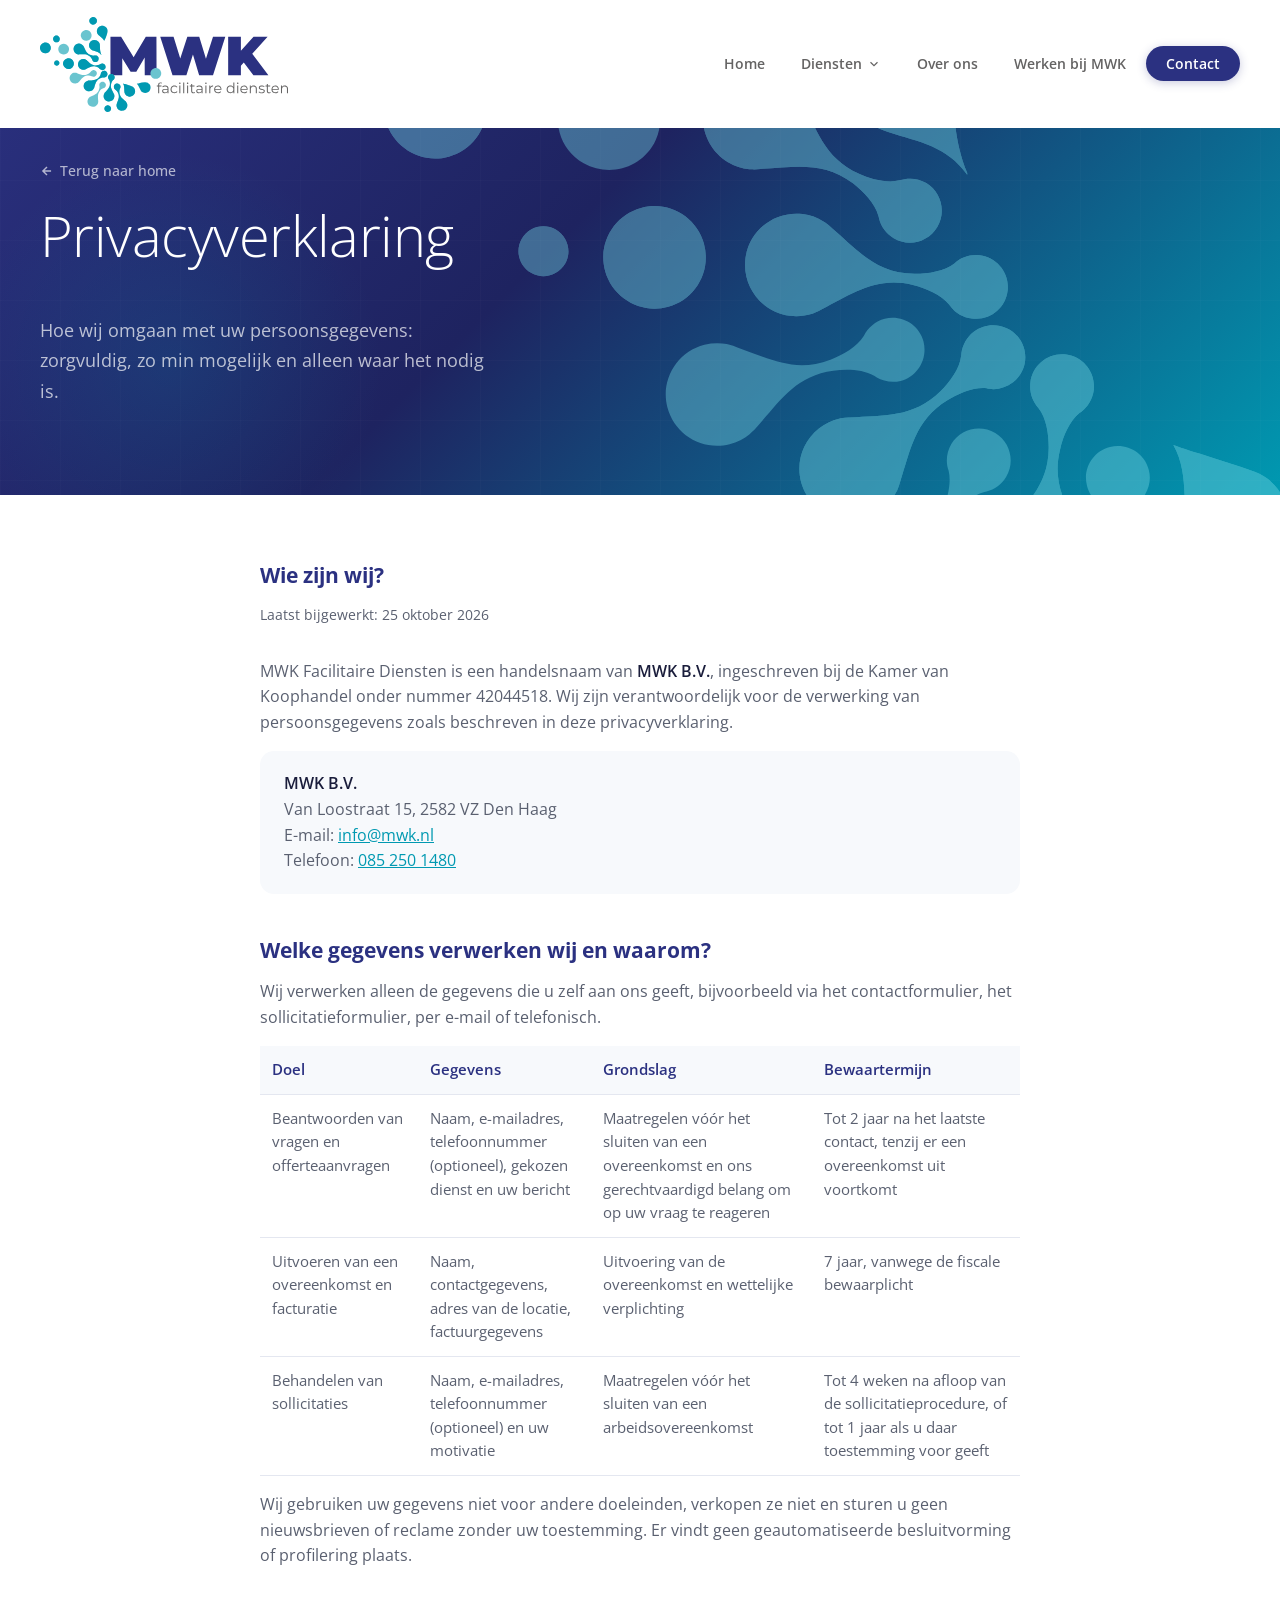
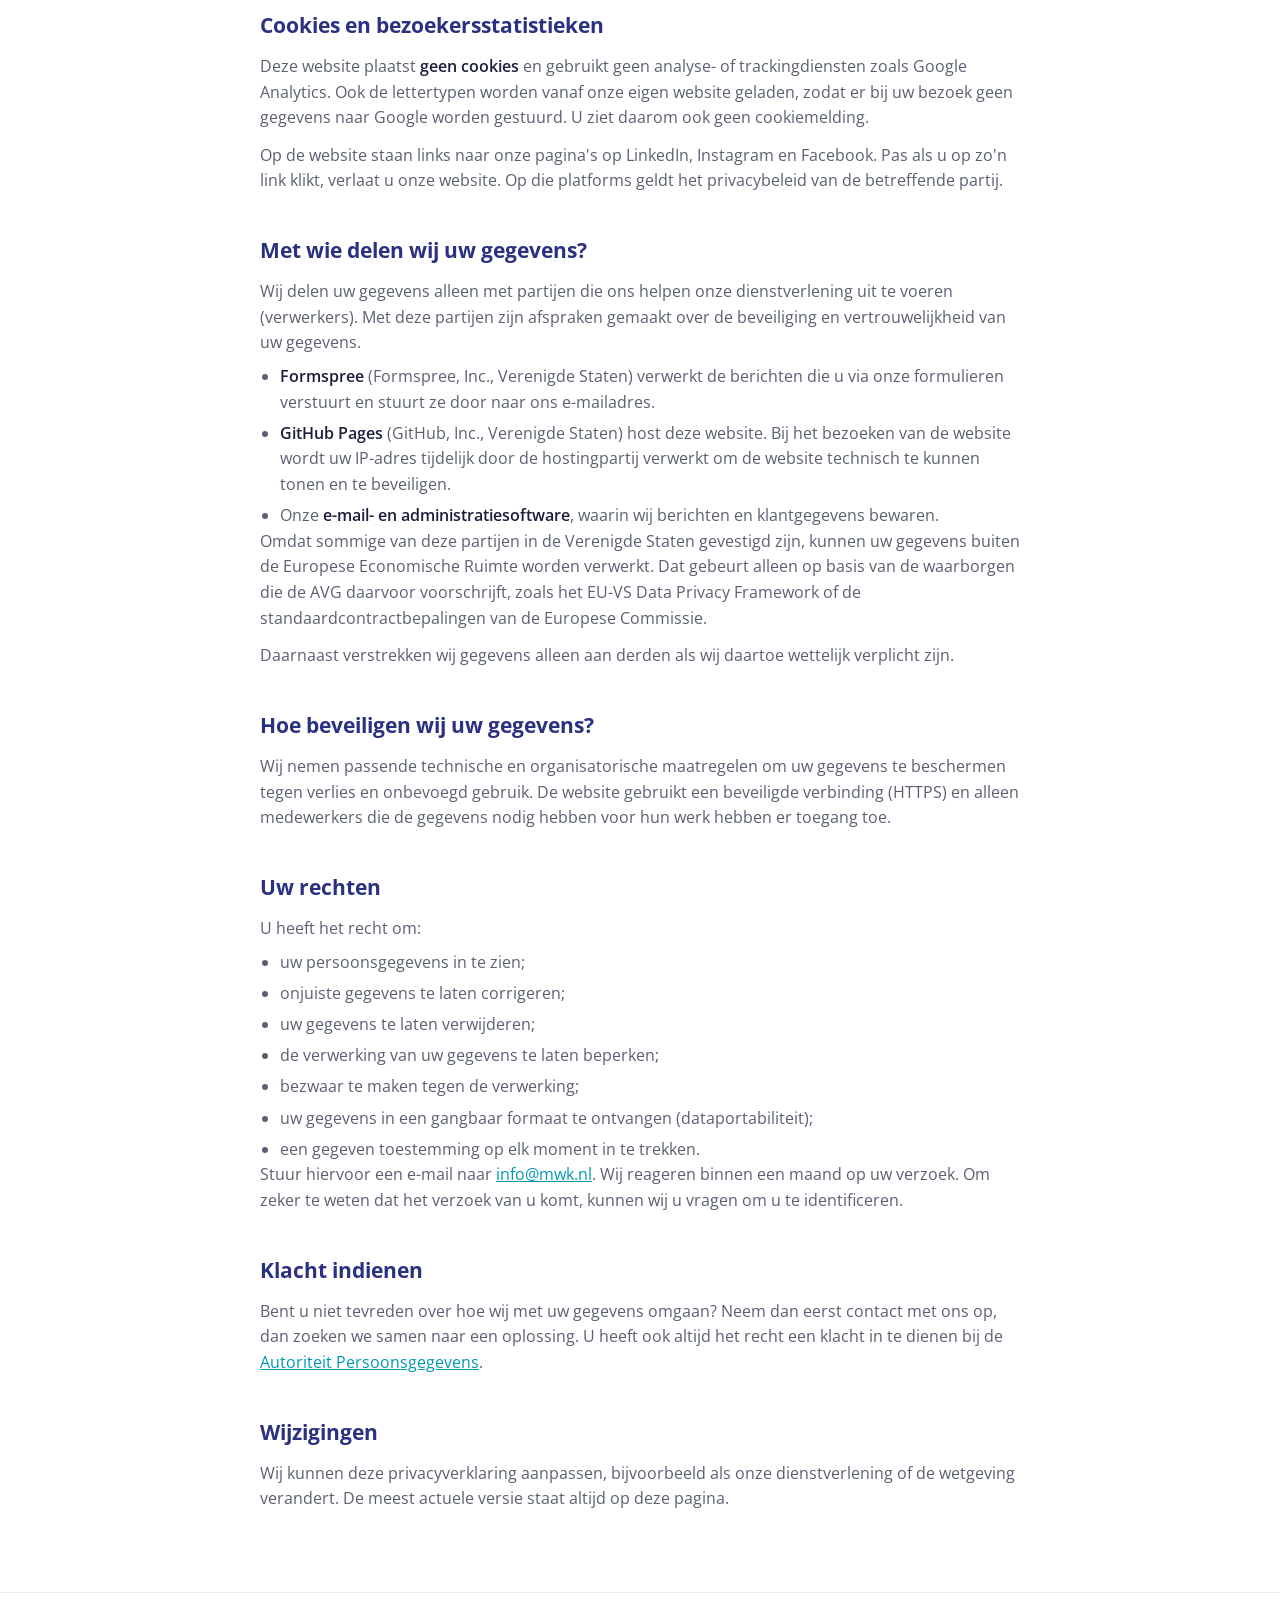
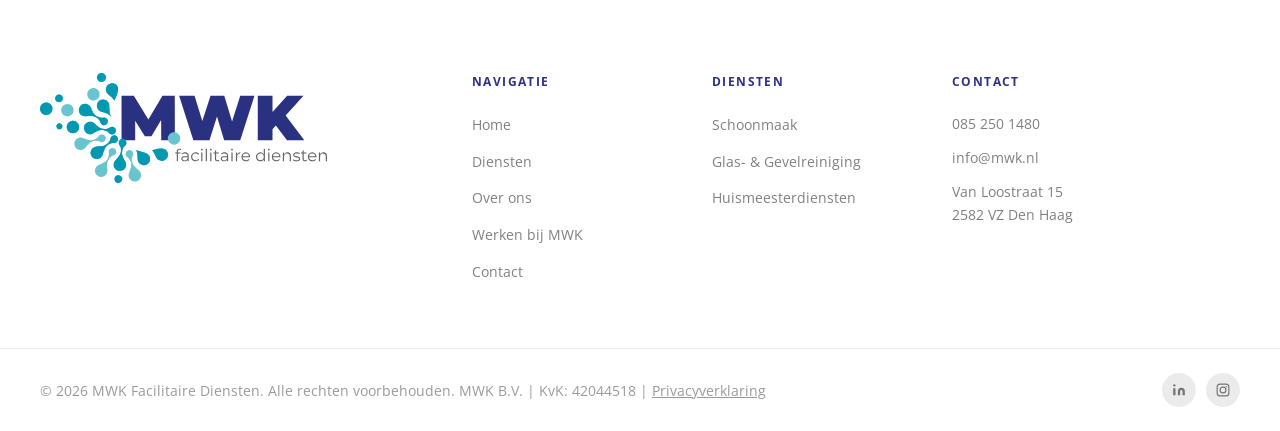
<file: privacyverklaring.html>
<!DOCTYPE html>
<html lang="nl">
<head>
  <meta charset="UTF-8" />
  <meta name="viewport" content="width=device-width, initial-scale=1.0" />
  <meta name="theme-color" content="#2b3181" />
  <meta name="description" content="Privacyverklaring van MWK Facilitaire Diensten: welke persoonsgegevens wij verwerken, waarom, hoe lang wij ze bewaren en welke rechten u heeft." />
  <meta name="author" content="MWK Facilitaire Diensten" />
  <meta property="og:title" content="Privacyverklaring | MWK Facilitaire Diensten" />
  <meta property="og:description" content="Hoe MWK Facilitaire Diensten omgaat met uw persoonsgegevens." />
  <meta property="og:type" content="website" />
  <meta property="og:url" content="https://www.mwk.nl/privacyverklaring.html" />
  <meta property="og:image" content="https://www.mwk.nl/images/auto%20MWK.jpg" />
  <link rel="canonical" href="https://www.mwk.nl/privacyverklaring.html" />
  <link rel="icon" href="/favicon.ico?v=5" sizes="48x48" />
  <link rel="icon" href="images/favicon.png?v=5" type="image/png" sizes="480x480" />
  <link rel="icon" href="images/favicon.svg?v=5" type="image/svg+xml" />
  <link rel="apple-touch-icon" href="images/apple-touch-icon.png?v=5" />
  <title>Privacyverklaring | MWK Facilitaire Diensten</title>
  <link rel="stylesheet" href="css/style.css" />
  <style>
    .hero__back {
      display: inline-flex;
      align-items: center;
      gap: .4rem;
      color: rgba(255,255,255,.65);
      font-size: .875rem;
      font-weight: 500;
      margin-bottom: 1.25rem;
      transition: color var(--transition);
    }
    .hero__back:hover { color: var(--clr-accent); }
    .hero__back svg { width: 14px; height: 14px; }

    .hero {
      min-height: 36svh;
      padding-top: calc(var(--header-h) + 2rem);
      padding-bottom: 3rem;
    }

    /* Privacyverklaring */
    .legal {
      padding: 4rem 0 5rem;
      background: var(--clr-white);
    }
    .legal__body {
      max-width: 760px;
      margin-inline: auto;
      color: var(--clr-text);
    }
    .legal__updated {
      font-size: .88rem;
      color: var(--clr-text-lt);
      margin-bottom: 2rem;
    }
    .legal__body h2 {
      font-size: 1.3rem;
      font-weight: 700;
      color: var(--clr-primary);
      margin: 2.5rem 0 .75rem;
    }
    .legal__body h3 {
      font-size: 1.05rem;
      font-weight: 600;
      color: var(--clr-primary);
      margin: 1.5rem 0 .5rem;
    }
    .legal__body p,
    .legal__body li { color: var(--clr-text-lt); }
    .legal__body p + p { margin-top: .75rem; }
    .legal__body ul {
      margin: .5rem 0 0 1.25rem;
      list-style: disc;
      display: grid;
      gap: .35rem;
    }
    .legal__body a { color: var(--clr-accent-d); text-decoration: underline; }
    .legal__body strong { color: var(--clr-text); font-weight: 600; }
    .legal__table-wrap { overflow-x: auto; margin-top: 1rem; }
    .legal__table {
      width: 100%;
      border-collapse: collapse;
      font-size: .92rem;
    }
    .legal__table th,
    .legal__table td {
      text-align: left;
      vertical-align: top;
      padding: .75rem;
      border-bottom: 1px solid var(--clr-gray-md);
      color: var(--clr-text-lt);
    }
    .legal__table th {
      background: var(--clr-gray-lt);
      color: var(--clr-primary);
      font-weight: 600;
    }
    .legal__contact {
      margin-top: 1rem;
      padding: 1.25rem 1.5rem;
      background: var(--clr-gray-lt);
      border-radius: var(--radius-md);
    }
    .legal__contact p { margin: 0; }
  </style>
</head>
<body>

  <!-- ===== HEADER / NAV ===== -->
  <header class="header" id="header">
    <div class="container header__inner">
      <a href="index.html" class="header__logo" aria-label="MWK Facilitaire Diensten – home">
        <svg xmlns="http://www.w3.org/2000/svg" viewBox="0 0 422 157.69" class="logo-svg" aria-hidden="true">
          <defs>
            <style>.l1{fill:#2b3181}.l2{fill:#646363}.l3{fill:#6ac4cf}.l4{fill:#0099b1}</style>
          </defs>
          <polygon class="l1" points="175.62 32.74 155.42 66.68 134.63 32.74 116.96 32.74 116.96 96.51 136.54 96.51 136.54 68.43 150.39 90.77 159.86 90.77 173.74 67.42 173.89 96.51 193.48 96.51 193.29 32.74 175.62 32.74"/>
          <polygon class="l1" points="275.47 69.46 264.34 32.74 244.58 32.74 232.81 68.97 221.71 32.74 199.58 32.74 219.98 96.51 243.03 96.51 253.88 62.41 264.16 96.51 287.21 96.51 307.61 32.74 287.21 32.74 275.47 69.46"/>
          <polygon class="l1" points="354.25 96.51 379.12 96.51 352.33 60.84 377.85 32.74 354.44 32.74 333.48 55.84 333.48 32.74 312.35 32.74 312.35 96.51 333.48 96.51 333.48 80.72 338.27 75.4 354.25 96.51"/>
          <path class="l2" d="M193.93,115.3v-1.42h7.8v1.42h-7.8ZM196.18,126.49v-14.18c0-1.12.33-2.02.98-2.71.66-.69,1.6-1.03,2.83-1.03.48,0,.94.06,1.39.19.45.13.82.33,1.13.6l-.58,1.27c-.24-.21-.52-.36-.84-.47-.32-.1-.66-.16-1.03-.16-.72,0-1.27.2-1.66.6-.38.4-.58.99-.58,1.78v1.92l.05.79v11.4h-1.7Z"/>
          <path class="l2" d="M207.34,126.61c-.94,0-1.76-.16-2.46-.47-.7-.31-1.23-.74-1.6-1.3-.37-.55-.55-1.19-.55-1.91,0-.66.16-1.25.47-1.79s.82-.97,1.54-1.3c.71-.33,1.67-.49,2.87-.49h4.34v1.27h-4.3c-1.22,0-2.06.22-2.53.65-.47.43-.71.97-.71,1.61,0,.72.28,1.3.84,1.73s1.34.65,2.35.65,1.79-.22,2.48-.66c.7-.44,1.2-1.08,1.52-1.91l.38,1.18c-.32.83-.88,1.5-1.67,1.99s-1.79.74-2.99.74ZM211.69,126.49v-2.78l-.07-.46v-4.66c0-1.07-.3-1.9-.9-2.47-.6-.58-1.49-.86-2.68-.86-.82,0-1.59.14-2.33.41-.74.27-1.36.63-1.87,1.08l-.77-1.27c.64-.54,1.41-.96,2.3-1.26.9-.3,1.84-.44,2.83-.44,1.63,0,2.89.4,3.78,1.21.89.81,1.33,2.04,1.33,3.68v7.82h-1.63Z"/>
          <path class="l2" d="M223.18,126.61c-1.25,0-2.36-.28-3.35-.83-.98-.55-1.76-1.31-2.32-2.28-.56-.97-.84-2.08-.84-3.32s.28-2.38.84-3.34c.56-.96,1.33-1.71,2.32-2.26.98-.54,2.1-.82,3.35-.82,1.07,0,2.04.21,2.9.62.86.42,1.54,1.04,2.04,1.87l-1.27.86c-.43-.64-.97-1.11-1.61-1.42-.64-.3-1.34-.46-2.09-.46-.9,0-1.7.2-2.42.61s-1.29.98-1.7,1.72c-.42.74-.62,1.6-.62,2.59s.21,1.86.62,2.59.98,1.31,1.7,1.72,1.53.61,2.42.61c.75,0,1.45-.15,2.09-.46s1.18-.77,1.61-1.39l1.27.86c-.5.82-1.18,1.44-2.04,1.86-.86.42-1.83.64-2.9.64Z"/>
          <path class="l2" d="M232.13,111.1c-.35,0-.65-.12-.89-.36s-.36-.53-.36-.86.12-.62.36-.85c.24-.23.54-.35.89-.35s.65.11.89.34c.24.22.36.5.36.84s-.12.65-.35.89c-.23.24-.53.36-.9.36ZM231.27,126.49v-12.6h1.7v12.6h-1.7Z"/>
          <path class="l2" d="M237.73,126.49v-17.81h1.7v17.81h-1.7Z"/>
          <path class="l2" d="M245.05,111.1c-.35,0-.65-.12-.89-.36-.24-.24-.36-.53-.36-.86s.12-.62.36-.85c.24-.23.54-.35.89-.35s.65.11.89.34c.24.22.36.5.36.84s-.12.65-.35.89c-.23.24-.53.36-.9.36ZM244.18,126.49v-12.6h1.7v12.6h-1.7Z"/>
          <path class="l2" d="M248.67,115.3v-1.42h7.8v1.42h-7.8ZM254.62,126.61c-1.18,0-2.1-.32-2.74-.96-.64-.64-.96-1.54-.96-2.71v-11.83h1.7v11.74c0,.74.19,1.3.56,1.7.38.4.92.6,1.62.6.75,0,1.38-.22,1.87-.65l.6,1.22c-.34.3-.74.53-1.21.67-.47.14-.96.22-1.45.22Z"/>
          <path class="l2" d="M263.93,126.61c-.94,0-1.76-.16-2.46-.47-.7-.31-1.23-.74-1.6-1.3-.37-.55-.55-1.19-.55-1.91,0-.66.16-1.25.47-1.79.31-.54.82-.97,1.54-1.3s1.67-.49,2.87-.49h4.34v1.27h-4.3c-1.22,0-2.06.22-2.53.65s-.71.97-.71,1.61c0,.72.28,1.3.84,1.73.56.43,1.34.65,2.35.65s1.79-.22,2.48-.66c.7-.44,1.2-1.08,1.52-1.91l.38,1.18c-.32.83-.88,1.5-1.67,1.99s-1.79.74-2.99.74ZM268.28,126.49v-2.78l-.07-.46v-4.66c0-1.07-.3-1.9-.9-2.47-.6-.58-1.49-.86-2.68-.86-.82,0-1.59.14-2.33.41-.74.27-1.36.63-1.87,1.08l-.77-1.27c.64-.54,1.41-.96,2.3-1.26.9-.3,1.84-.44,2.83-.44,1.63,0,2.89.4,3.78,1.21.89.81,1.33,2.04,1.33,3.68v7.82h-1.63Z"/>
          <path class="l2" d="M275.41,111.1c-.35,0-.65-.12-.89-.36-.24-.24-.36-.53-.36-.86s.12-.62.36-.85c.24-.23.54-.35.89-.35s.65.11.89.34c.24.22.36.5.36.84s-.12.65-.35.89c-.23.24-.53.36-.9.36ZM274.54,126.49v-12.6h1.7v12.6h-1.7Z"/>
          <path class="l2" d="M281,126.49v-12.6h1.63v3.43l-.17-.6c.35-.96.94-1.69,1.78-2.2.83-.5,1.86-.76,3.1-.76v1.66c-.06,0-.13,0-.19-.01-.06,0-.13-.01-.19-.01-1.33,0-2.37.4-3.12,1.21s-1.13,1.96-1.13,3.44v6.43h-1.7Z"/>
          <path class="l2" d="M295.66,126.61c-1.31,0-2.46-.28-3.46-.83-.99-.55-1.77-1.31-2.33-2.28-.56-.97-.84-2.08-.84-3.32s.27-2.35.8-3.31,1.27-1.72,2.21-2.27c.94-.55,1.99-.83,3.16-.83s2.24.27,3.16.8,1.64,1.29,2.17,2.26c.53.97.79,2.08.79,3.35,0,.08,0,.16-.01.25s-.01.18-.01.28h-10.97v-1.27h10.06l-.67.5c0-.91-.2-1.72-.59-2.44-.39-.71-.92-1.27-1.6-1.67-.67-.4-1.45-.6-2.33-.6s-1.64.2-2.33.6c-.69.4-1.22.96-1.61,1.68-.38.72-.58,1.54-.58,2.47v.26c0,.96.21,1.8.64,2.53.42.73,1.02,1.3,1.78,1.7s1.63.61,2.6.61c.77,0,1.48-.14,2.15-.41s1.24-.69,1.72-1.25l.96,1.1c-.56.67-1.26,1.18-2.1,1.54-.84.35-1.76.53-2.77.53Z"/>
          <path class="l2" d="M316.11,126.61c-1.2,0-2.28-.27-3.23-.82-.95-.54-1.7-1.3-2.24-2.27s-.82-2.08-.82-3.35.27-2.4.82-3.36,1.29-1.71,2.24-2.24c.95-.54,2.03-.8,3.23-.8,1.1,0,2.09.25,2.96.74.87.5,1.57,1.22,2.09,2.17.52.95.78,2.12.78,3.49s-.26,2.52-.77,3.48c-.51.96-1.2,1.69-2.08,2.2s-1.87.76-2.99.76ZM316.23,125.09c.9,0,1.7-.2,2.41-.61.71-.41,1.27-.98,1.68-1.73.41-.74.61-1.6.61-2.58s-.2-1.86-.61-2.59c-.41-.74-.97-1.31-1.68-1.72-.71-.41-1.52-.61-2.41-.61s-1.67.2-2.38.61-1.26.98-1.68,1.72c-.42.74-.62,1.6-.62,2.59s.21,1.84.62,2.58c.42.74.98,1.32,1.68,1.73s1.5.61,2.38.61ZM320.98,126.49v-3.79l.17-2.54-.24-2.54v-8.93h1.7v17.81h-1.63Z"/>
          <path class="l2" d="M328.23,111.1c-.35,0-.65-.12-.89-.36-.24-.24-.36-.53-.36-.86s.12-.62.36-.85c.24-.23.54-.35.89-.35s.65.11.89.34c.24.22.36.5.36.84s-.12.65-.35.89c-.23.24-.53.36-.9.36ZM327.37,126.49v-12.6h1.7v12.6h-1.7Z"/>
          <path class="l2" d="M339.17,126.61c-1.31,0-2.46-.28-3.46-.83-.99-.55-1.77-1.31-2.33-2.28-.56-.97-.84-2.08-.84-3.32s.27-2.35.8-3.31,1.27-1.72,2.21-2.27c.94-.55,1.99-.83,3.16-.83s2.24.27,3.16.8,1.64,1.29,2.17,2.26c.53.97.79,2.08.79,3.35,0,.08,0,.16-.01.25s-.01.18-.01.28h-10.97v-1.27h10.06l-.67.5c0-.91-.2-1.72-.59-2.44-.39-.71-.92-1.27-1.6-1.67-.67-.4-1.45-.6-2.33-.6s-1.64.2-2.33.6c-.69.4-1.22.96-1.61,1.68-.38.72-.58,1.54-.58,2.47v.26c0,.96.21,1.8.64,2.53.42.73,1.02,1.3,1.78,1.7s1.63.61,2.6.61c.77,0,1.48-.14,2.15-.41s1.24-.69,1.72-1.25l.96,1.1c-.56.67-1.26,1.18-2.1,1.54-.84.35-1.76.53-2.77.53Z"/>
          <path class="l2" d="M354.75,113.77c1.02,0,1.92.2,2.7.59s1.38.99,1.82,1.79c.44.8.66,1.81.66,3.02v7.32h-1.7v-7.15c0-1.33-.33-2.33-1-3.01-.66-.68-1.6-1.02-2.8-1.02-.9,0-1.68.18-2.34.54-.66.36-1.18.88-1.54,1.56-.36.68-.54,1.5-.54,2.46v6.62h-1.7v-12.6h1.63v3.46l-.26-.65c.4-.91,1.04-1.63,1.92-2.15.88-.52,1.93-.78,3.14-.78Z"/>
          <path class="l2" d="M367.93,126.61c-1.04,0-2.02-.15-2.95-.44-.93-.3-1.66-.67-2.18-1.12l.77-1.34c.51.38,1.17.72,1.97,1,.8.28,1.64.42,2.52.42,1.2,0,2.06-.19,2.59-.56.53-.38.79-.88.79-1.5,0-.46-.15-.83-.44-1.09-.3-.26-.68-.46-1.16-.6-.48-.14-1.02-.25-1.61-.35-.59-.1-1.18-.21-1.76-.34s-1.12-.32-1.6-.56c-.48-.25-.87-.59-1.16-1.02-.3-.43-.44-1.01-.44-1.73s.19-1.3.58-1.85.95-.97,1.69-1.28c.74-.31,1.65-.47,2.72-.47.82,0,1.63.11,2.45.32.82.22,1.49.5,2.02.85l-.74,1.37c-.56-.38-1.16-.66-1.8-.83-.64-.17-1.28-.25-1.92-.25-1.14,0-1.97.2-2.51.59-.54.39-.8.89-.8,1.5,0,.48.15.86.44,1.13.3.27.69.48,1.18.64.49.15,1.02.28,1.61.37.58.1,1.17.21,1.75.35.58.14,1.12.32,1.61.55.49.23.88.56,1.18.98.3.42.44.98.44,1.67,0,.74-.2,1.37-.61,1.91-.41.54-1,.95-1.78,1.25-.78.3-1.72.44-2.82.44Z"/>
          <path class="l2" d="M374.29,115.3v-1.42h7.8v1.42h-7.8ZM380.24,126.61c-1.18,0-2.1-.32-2.74-.96-.64-.64-.96-1.54-.96-2.71v-11.83h1.7v11.74c0,.74.19,1.3.56,1.7.38.4.92.6,1.62.6.75,0,1.38-.22,1.87-.65l.6,1.22c-.34.3-.74.53-1.21.67-.47.14-.96.22-1.45.22Z"/>
          <path class="l2" d="M390.89,126.61c-1.31,0-2.46-.28-3.46-.83-.99-.55-1.77-1.31-2.33-2.28-.56-.97-.84-2.08-.84-3.32s.27-2.35.8-3.31,1.27-1.72,2.21-2.27c.94-.55,1.99-.83,3.16-.83s2.24.27,3.16.8,1.64,1.29,2.17,2.26c.53.97.79,2.08.79,3.35,0,.08,0,.16-.01.25s-.01.18-.01.28h-10.97v-1.27h10.06l-.67.5c0-.91-.2-1.72-.59-2.44-.39-.71-.92-1.27-1.6-1.67-.67-.4-1.45-.6-2.33-.6s-1.64.2-2.33.6c-.69.4-1.22.96-1.61,1.68-.38.72-.58,1.54-.58,2.47v.26c0,.96.21,1.8.64,2.53.42.73,1.02,1.3,1.78,1.7s1.63.61,2.6.61c.77,0,1.48-.14,2.15-.41s1.24-.69,1.72-1.25l.96,1.1c-.56.67-1.26,1.18-2.1,1.54-.84.35-1.76.53-2.77.53Z"/>
          <path class="l2" d="M406.47,113.77c1.02,0,1.92.2,2.7.59s1.38.99,1.82,1.79c.44.8.66,1.81.66,3.02v7.32h-1.7v-7.15c0-1.33-.33-2.33-1-3.01-.66-.68-1.6-1.02-2.8-1.02-.9,0-1.68.18-2.34.54-.66.36-1.18.88-1.54,1.56-.36.68-.54,1.5-.54,2.46v6.62h-1.7v-12.6h1.63v3.46l-.26-.65c.4-.91,1.04-1.63,1.92-2.15.88-.52,1.93-.78,3.14-.78Z"/>
          <path class="l3" d="M89.86,12.54c3.41-.9,5.42-4.44,4.52-7.86-.96-3.4-4.5-5.41-7.9-4.45-3.41.9-5.37,4.43-4.46,7.84.96,3.4,4.5,5.41,7.84,4.46Z"/>
          <path class="l3" d="M60.11,60.85c1.17.72,2.45,1.1,3.72,1.23.06.04.16,0,.31.02.52.02,1.09.02,1.63-.07,5.69-.27,10.87-1.54,16.22,2.55,1.76,1.39,3.8,3.47,4.39,5.68.04.14.08.29.11.43.32,1.41,1.21,2.61,2.56,3.44,2.63,1.57,6.05.66,7.61-1.97,1.57-2.63.71-6.06-1.93-7.67-1.46-.85-3.14-.97-4.65-.47-2.21.59-5.06-.25-7.1-1.16-6.13-2.75-7.5-7.9-9.99-13.01-.19-.52-.42-1.02-.7-1.46-.09-.13-.16-.21-.22-.25-.7-1.1-1.66-1.98-2.83-2.7-4.22-2.54-9.72-1.13-12.24,3.14-2.54,4.22-1.13,9.72,3.09,12.26Z"/>
          <path class="l3" d="M24.51,41.35c2.71,1.49,6.12.54,7.62-2.12,1.51-2.66.6-6.08-2.12-7.62-2.66-1.51-6.07-.55-7.58,2.11-1.56,2.68-.6,6.08,2.08,7.64Z"/>
          <path class="l3" d="M6.56,42.6c-4.75,1.31-7.55,6.28-6.24,11.02,1.31,4.75,6.23,7.57,10.98,6.26,4.8-1.32,7.61-6.24,6.3-10.99-1.32-4.8-6.28-7.55-11.04-6.29Z"/>
          <path class="l3" d="M30,72.59c-2.08-1.18-4.75-.47-5.92,1.65-1.22,2.09-.47,4.75,1.61,5.93,2.09,1.22,4.75.47,5.97-1.62,1.18-2.08.43-4.74-1.66-5.96Z"/>
          <path class="l3" d="M79.07,39.14c4.8-1.32,7.55-6.28,6.24-11.02-1.31-4.75-6.23-7.57-10.98-6.26-4.8,1.32-7.57,6.23-6.26,10.98,1.32,4.8,6.24,7.61,10.99,6.3Z"/>
          <path class="l3" d="M153.19,115.41c-.07-.08-.18-.11-.3-.18-.47-.23-.98-.41-1.54-.57-3.17-1.12-4.24-1.36-8.86-2.92-2.53-.79-3.15-.97-4.59-1.52,2.26,4.04,1.85,8.37,2.11,12.95-.03,2.02.62,3.9,1.82,5.49,2.95,3.95,8.58,4.78,12.53,1.83,3.94-3,4.72-8.61,1.77-12.57-.8-1.08-1.8-1.94-2.93-2.52Z"/>
          <path class="l3" d="M110.98,146.73c-2.98.79-4.74,3.88-3.9,6.85.79,2.98,3.88,4.74,6.85,3.9,2.97-.84,4.74-3.88,3.9-6.85-.84-2.97-3.88-4.74-6.85-3.9Z"/>
          <path class="l3" d="M85.64,98.15c.13.12.26.19.38.26,1.22.71,2.73.98,4.23.63,2.98-.79,4.75-3.83,4.01-6.83-.73-2.95-3.79-4.76-6.78-4.02-1.64.43-2.94,1.55-3.64,2.97-1.18,1.96-3.74,3.36-5.84,4.17-6.26,2.43-10.88-.26-16.27-2.12-.47-.23-.98-.41-1.53-.52-.11-.02-.22-.05-.33-.07-1.25-.24-2.57-.19-3.89.1-4.78,1.21-7.7,6.11-6.49,10.88,1.23,4.82,6.11,7.7,10.88,6.49,1.35-.36,2.53-.93,3.5-1.75.08-.07.17-.15.25-.22.42-.37.77-.77,1.13-1.17,3.82-4.25,6.58-8.8,13.24-9.69,2.24-.29,5.13-.28,7.13.89Z"/>
          <path class="l3" d="M55.9,75.09c-1.31-4.75-6.23-7.57-10.98-6.26-4.8,1.32-7.61,6.24-6.29,11.04,1.31,4.75,6.28,7.55,11.02,6.24,4.75-1.31,7.57-6.23,6.24-11.02Z"/>
          <path class="l3" d="M108.7,115.78c1.57-2.63.71-6.06-1.92-7.63-2.69-1.6-6.11-.7-7.67,1.93-.85,1.46-1.02,3.15-.47,4.65.54,2.23-.25,5.06-1.16,7.1-2.75,6.13-7.9,7.5-13.05,10-.47.18-.97.41-1.46.7-.08.07-.17.15-.26.17-1.04.74-1.97,1.71-2.64,2.86-2.54,4.22-1.13,9.72,3.09,12.26,4.27,2.52,9.77,1.12,12.31-3.11.67-1.16,1.05-2.44,1.18-3.71.04-.06.06-.17.02-.31.06-.53.02-1.09-.02-1.64-.27-5.69-1.54-10.87,2.55-16.22,1.34-1.75,3.42-3.79,5.68-4.39.14-.04.24-.06.38-.1,1.41-.32,2.66-1.22,3.44-2.56Z"/>
          <path class="l3" d="M47.12,57.7c2.41-4.3.91-9.77-3.38-12.18-4.31-2.46-9.78-.96-12.19,3.33-2.46,4.31-.96,9.78,3.33,12.19,4.31,2.46,9.78.96,12.24-3.35Z"/>
          <path class="l3" d="M119.16,94.45c-3.08-.37-5.85,1.81-6.23,4.84-.22,1.71.36,3.3,1.39,4.47,1.46,1.83,1.82,4.72,1.8,6.99-.03,6.7-4.19,10.02-7.89,14.34-.36.4-.71.81-1.06,1.26-.07.12-.11.18-.13.29-.7,1.06-1.14,2.31-1.35,3.65-.59,4.95,2.9,9.38,7.79,9.98,4.95.59,9.38-2.9,9.98-7.79.21-1.34.07-2.64-.36-3.87l-.09-.34c-.19-.52-.46-.96-.7-1.46-2.58-5.08-5.82-9.32-4.19-15.83.5-2.19,1.58-4.9,3.41-6.36.13-.09.21-.16.35-.25h0c1.11-.86,1.9-2.15,2.11-3.7.37-3.08-1.81-5.85-4.84-6.23Z"/>
          <path class="l3" d="M108.95,83.32c.38-3.04-1.81-5.85-4.89-6.22-1.64-.18-3.25.35-4.41,1.43-1.84,1.41-4.72,1.82-6.99,1.8-6.7-.03-10.02-4.19-14.34-7.89-.42-.4-.82-.76-1.26-1.06-.12-.07-.2-.15-.3-.18-1.06-.7-2.31-1.14-3.64-1.3-4.95-.59-9.37,2.9-9.98,7.79-.61,4.9,2.9,9.37,7.79,9.98,1.33.16,2.63.02,3.87-.36.1-.03.19-.05.32-.14.47-.18.97-.41,1.46-.7,5.09-2.53,9.33-5.77,15.83-4.19,2.2.55,4.91,1.63,6.31,3.42.09.13.17.26.29.33v.05h.01c.86,1.11,2.15,1.9,3.69,2.06,3.1.42,5.87-1.76,6.23-4.84Z"/>
          <path class="l3" d="M110.85,91.47c-1.93-2.42-5.45-2.88-7.87-.95-1.19.93-1.91,2.31-2.11,3.7,0,.16-.02.31-.04.42-.26,2.33-2.02,4.6-3.61,6.21-4.82,4.73-10.07,4.16-15.77,4.59-.52-.02-1.07.03-1.62.12l-.34.09c-1.22.27-2.45.86-3.51,1.7-3.88,3.04-4.56,8.62-1.51,12.55,3.04,3.88,8.67,4.55,12.55,1.51,1.08-.8,1.88-1.84,2.46-2.97.08-.07.11-.18.18-.3.22-.52.4-1.03.52-1.53,1.81-5.42,2.52-10.71,8.24-14.18,1.95-1.19,4.63-2.36,6.91-2.09.12.07.28.08.44.09,1.39.2,2.88-.2,4.12-1.14,2.44-1.88,2.85-5.39.96-7.82Z"/>
          <path class="l3" d="M189.95,85.13c4.75-1.31,9.65,1.46,10.98,6.26,1.31,4.75-1.46,9.65-6.26,10.98-4.75,1.31-9.65-1.46-10.98-6.26-1.31-4.75,1.44-9.7,6.26-10.98Z"/>
          <path class="l3" d="M106.57,39.53c.73-1.33,1.96-3.71,3.07-6.49.43-1.5.98-2.98,1.52-4.51.84-3.13,1.19-6.32.32-8.8-1.85-3.81-6.23-5.9-10.45-4.73-4.75,1.31-7.57,6.23-6.24,11.02.34,1.3.96,2.47,1.79,3.44.06.04.13.12.22.25l1.21,1.07c3.26,2.81,6.63,5.01,8.56,8.76Z"/>
          <path class="l3" d="M99.61,50.84h0c-.07-1.3-.12-2.62-.22-3.96,0-.57-.04-1.12-.18-1.65.02-.11,0-.21-.03-.3-.28-1.26-.86-2.45-1.7-3.51-3.04-3.88-8.68-4.6-12.56-1.56-3.88,3.04-4.6,8.68-1.51,12.55.81,1.12,1.85,1.93,2.98,2.51.06.04.18.11.29.13.52.22,1.03.4,1.54.57,5.15,1.67,10.18,2.41,13.66,7.44,0-.11.01-.22.01-.33-2.45-5.83-2.28-11.88-2.28-11.88Z"/>
          <path class="l4" d="M89.86,12.54c3.41-.9,5.42-4.44,4.52-7.86-.96-3.4-4.5-5.41-7.9-4.45-3.41.9-5.37,4.43-4.46,7.84.96,3.4,4.5,5.41,7.84,4.46Z"/>
          <path class="l4" d="M60.11,60.85c1.17.72,2.45,1.1,3.72,1.23.06.04.16,0,.31.02.52.02,1.09.02,1.63-.07,5.69-.27,10.87-1.54,16.22,2.55,1.76,1.39,3.8,3.47,4.39,5.68.04.14.08.29.11.43.32,1.41,1.21,2.61,2.56,3.44,2.63,1.57,6.05.66,7.61-1.97,1.57-2.63.71-6.06-1.93-7.67-1.46-.85-3.14-.97-4.65-.47-2.21.59-5.06-.25-7.1-1.16-6.13-2.75-7.5-7.9-9.99-13.01-.19-.52-.42-1.02-.7-1.46-.09-.13-.16-.21-.22-.25-.7-1.1-1.66-1.98-2.83-2.7-4.22-2.54-9.72-1.13-12.24,3.14-2.54,4.22-1.13,9.72,3.09,12.26Z"/>
          <path class="l4" d="M24.51,41.35c2.71,1.49,6.12.54,7.62-2.12,1.51-2.66.6-6.08-2.12-7.62-2.66-1.51-6.07-.55-7.58,2.11-1.56,2.68-.6,6.08,2.08,7.64Z"/>
          <path class="l4" d="M6.56,42.6c-4.75,1.31-7.55,6.28-6.24,11.02,1.31,4.75,6.23,7.57,10.98,6.26,4.8-1.32,7.61-6.24,6.3-10.99-1.32-4.8-6.28-7.55-11.04-6.29Z"/>
          <path class="l4" d="M30,72.59c-2.08-1.18-4.75-.47-5.92,1.65-1.22,2.09-.47,4.75,1.61,5.93,2.09,1.22,4.75.47,5.97-1.62,1.18-2.08.43-4.74-1.66-5.96Z"/>
          <path class="l4" d="M153.18,115.43c-.44-.23-.89-.44-1.36-.62-3.06-1.15-6.24-2.01-9.33-3.06-2.53-.79-3.15-.97-4.59-1.52,2.26,4.04,1.85,8.37,2.11,12.95-.03,2.02.62,3.9,1.82,5.49,2.95,3.95,8.58,4.78,12.53,1.83,3.94-3,4.72-8.61,1.77-12.57-.8-1.07-1.8-1.89-2.94-2.5Z"/>
          <path class="l4" d="M110.98,146.73c-2.98.79-4.74,3.88-3.9,6.85.79,2.98,3.88,4.74,6.85,3.9,2.97-.84,4.74-3.88,3.9-6.85-.84-2.97-3.88-4.74-6.85-3.9Z"/>
          <path class="l4" d="M179.14,109.34c-1.26-.68-2.69-1.06-4.19-1.17-3.52-.24-7.26.45-10.57,1.6-.75.26-1.49.56-2.27.78-.28.08-1.14.42-1.4.15,2.7,2.73,3.95,6.29,5.72,9.85.24.5.47,1.01.79,1.44.07.08.1.18.17.26.74,1.04,1.71,1.97,2.91,2.63,4.3,2.41,9.77.91,12.18-3.38,1.61-2.87,1.47-6.51-.28-9.28-.79-1.26-1.85-2.21-3.08-2.87Z"/>
          <path class="l4" d="M55.9,75.09c-1.31-4.75-6.23-7.57-10.98-6.26-4.8,1.32-7.61,6.24-6.29,11.04,1.31,4.75,6.28,7.55,11.02,6.24,4.75-1.31,7.57-6.23,6.24-11.02Z"/>
          <path class="l4" d="M119.16,94.45c-3.08-.37-5.85,1.81-6.23,4.84-.22,1.71.36,3.3,1.39,4.47,1.46,1.83,1.82,4.72,1.8,6.99-.03,6.7-4.19,10.02-7.89,14.34-.36.4-.71.81-1.06,1.26-.07.12-.11.18-.13.29-.7,1.06-1.14,2.31-1.35,3.65-.59,4.95,2.9,9.38,7.79,9.98,4.95.59,9.38-2.9,9.98-7.79.21-1.34.07-2.64-.36-3.87l-.09-.34c-.19-.52-.46-.96-.7-1.46-2.58-5.08-5.82-9.32-4.19-15.83.5-2.19,1.58-4.9,3.41-6.36.13-.09.21-.16.35-.25h0c1.11-.86,1.9-2.15,2.11-3.7.37-3.08-1.81-5.85-4.84-6.23Z"/>
          <path class="l4" d="M108.95,83.32c.38-3.04-1.81-5.85-4.89-6.22-1.64-.18-3.25.35-4.41,1.43-1.84,1.41-4.72,1.82-6.99,1.8-6.7-.03-10.02-4.19-14.34-7.89-.42-.4-.82-.76-1.26-1.06-.12-.07-.2-.15-.3-.18-1.06-.7-2.31-1.14-3.64-1.3-4.95-.59-9.37,2.9-9.98,7.79-.61,4.9,2.9,9.37,7.79,9.98,1.33.16,2.63.02,3.87-.36.1-.03.19-.05.32-.14.47-.18.97-.41,1.46-.7,5.09-2.53,9.33-5.77,15.83-4.19,2.2.55,4.91,1.63,6.31,3.42.09.13.17.26.29.33v.05h.01c.86,1.11,2.15,1.9,3.69,2.06,3.1.42,5.87-1.76,6.23-4.84Z"/>
          <path class="l4" d="M110.85,91.47c-1.93-2.42-5.45-2.88-7.87-.95-1.19.93-1.91,2.31-2.11,3.7,0,.16-.02.31-.04.42-.26,2.33-2.02,4.6-3.61,6.21-4.82,4.73-10.07,4.16-15.77,4.59-.52-.02-1.07.03-1.62.12l-.34.09c-1.22.27-2.45.86-3.51,1.7-3.88,3.04-4.56,8.62-1.51,12.55,3.04,3.88,8.67,4.55,12.55,1.51,1.08-.8,1.88-1.84,2.46-2.97.08-.07.11-.18.18-.3.22-.52.4-1.03.52-1.53,1.81-5.42,2.52-10.71,8.24-14.18,1.95-1.19,4.63-2.36,6.91-2.09.12.07.28.08.44.09,1.39.2,2.88-.2,4.12-1.14,2.44-1.88,2.85-5.39.96-7.82Z"/>
          <path class="l4" d="M106.57,39.53c2.05-3.76,3.82-7.8,4.81-11.98.27-1.15.47-2.31.56-3.49.16-2.06-.06-4.07-1.32-5.77-1.05-1.41-2.52-2.49-4.17-3.09s-3.63-.7-5.41-.21c-3.29.91-5.82,3.69-6.43,7.04-.47,2.59.25,5.56,2.06,7.51.32.34.66.65,1.02.95,3.15,2.73,6.84,5.15,8.83,8.94,0,0,.06.1.06.11Z"/>
          <path class="l4" d="M99.61,50.84h0c-.07-1.3-.12-2.62-.22-3.96,0-.57-.04-1.12-.18-1.65.02-.11,0-.21-.03-.3-.28-1.26-.86-2.45-1.7-3.51-3.04-3.88-8.68-4.6-12.56-1.56-3.88,3.04-4.6,8.68-1.51,12.55.81,1.12,1.85,1.93,2.98,2.51.06.04.18.11.29.13.52.22,1.03.4,1.54.57,5.15,1.67,10.18,2.41,13.66,7.44,0-.11.01-.22.01-.33-2.45-5.83-2.28-11.88-2.28-11.88Z"/>
          <path class="l3" d="M142.91,140.95c-.03-.1-.1-.18-.17-.26-.37-.42-.77-.77-1.22-1.12-4.21-3.83-8.75-6.59-9.64-13.25-.29-2.24-.28-5.13.89-7.13.07-.12.14-.24.21-.37.76-1.23,1.02-2.74.63-4.23-.74-3-3.79-4.76-6.78-4.02-3,.74-4.81,3.8-4.02,6.78.39,1.65,1.5,2.95,2.92,3.65,2.01,1.17,3.41,3.73,4.22,5.83,2.38,6.27-.26,10.88-2.19,16.23-.17.51-.35,1.02-.51,1.58-.02.11-.05.22-.07.33-.24,1.25-.19,2.57.15,3.87,1.21,4.78,6.11,7.7,10.88,6.49s7.7-6.11,6.47-10.93c-.34-1.3-.96-2.47-1.79-3.44Z"/>
          <path class="l4" d="M142.91,140.95c-.03-.1-.1-.18-.17-.26-.37-.42-.77-.77-1.22-1.12-4.21-3.83-8.75-6.59-9.64-13.25-.29-2.24-.28-5.13.89-7.13.07-.12.14-.24.21-.37.76-1.23,1.02-2.74.63-4.23-.74-3-3.79-4.76-6.78-4.02-3,.74-4.81,3.8-4.02,6.78.39,1.65,1.5,2.95,2.92,3.65,2.01,1.17,3.41,3.73,4.22,5.83,2.38,6.27-.26,10.88-2.19,16.23-.17.51-.35,1.02-.51,1.58-.02.11-.05.22-.07.33-.24,1.25-.19,2.57.15,3.87,1.21,4.78,6.11,7.7,10.88,6.49s7.7-6.11,6.47-10.93c-.34-1.3-.96-2.47-1.79-3.44Z"/>
        </svg>
      </a>

      <nav class="nav" id="nav" role="navigation" aria-label="Hoofdnavigatie">
        <ul class="nav__list">
          <li><a href="index.html" class="nav__link">Home</a></li>
          <li class="nav__item--mega">
            <a href="index.html#diensten" class="nav__link nav__link--mega" aria-haspopup="true">
              Diensten
              <svg class="nav__caret" viewBox="0 0 24 24" fill="none" stroke="currentColor" stroke-width="2" aria-hidden="true"><path d="M6 9l6 6 6-6"/></svg>
            </a>
            <div class="mega-menu">
              <div class="container">
                <div class="mega-menu__inner">
                  <a href="schoonmaak.html" class="mega-menu__item">
                    <span class="mega-menu__img"><img src="images/optimized/Schoonmaak_7.jpg" alt="" style="object-position: center 20%;" loading="lazy" /></span>
                    <span class="mega-menu__body">
                      <span class="mega-menu__title">Schoonmaak</span>
                      <span class="mega-menu__desc">Kantoren, bedrijfsruimten en woonruimten, volledig afgestemd op uw wensen en planning.</span>
                    </span>
                  </a>
                  <a href="glas-gevelreiniging.html" class="mega-menu__item">
                    <span class="mega-menu__img"><img src="images/optimized/Glas-en-Gevel_19.jpg" alt="" style="object-position: center;" loading="lazy" /></span>
                    <span class="mega-menu__body">
                      <span class="mega-menu__title">Glas- &amp; Gevelreiniging</span>
                      <span class="mega-menu__desc">Vlekkeloze ramen en gevels voor een representatieve uitstraling.</span>
                    </span>
                  </a>
                  <a href="huismeesterdiensten.html" class="mega-menu__item">
                    <span class="mega-menu__img"><img src="images/optimized/Huismeester_28.jpg" alt="" style="object-position: center top;" loading="lazy" /></span>
                    <span class="mega-menu__body">
                      <span class="mega-menu__title">Huismeesterdiensten</span>
                      <span class="mega-menu__desc">Een vast aanspreekpunt dat uw pand beheert en onderhoudt.</span>
                    </span>
                  </a>
                </div>
                <a href="index.html#diensten" class="mega-menu__all">
                  Bekijk alle diensten
                  <svg viewBox="0 0 24 24" fill="none" stroke="currentColor" stroke-width="2" aria-hidden="true"><path d="M5 12h14M12 5l7 7-7 7"/></svg>
                </a>
              </div>
            </div>
          </li>
          <li><a href="over-ons.html" class="nav__link">Over ons</a></li>
          <li><a href="werken-bij-mwk.html" class="nav__link">Werken bij MWK</a></li>
          <li><a href="index.html#contact" class="nav__link nav__link--cta">Contact</a></li>
        </ul>
      </nav>

      <a href="tel:+31852501480" class="header__call" aria-label="Bel MWK Facilitaire Diensten: 085 250 1480">
        <svg viewBox="0 0 24 24" fill="none" stroke="currentColor" stroke-width="2" stroke-linecap="round" stroke-linejoin="round" aria-hidden="true"><path d="M22 16.92v3a2 2 0 0 1-2.18 2 19.79 19.79 0 0 1-8.63-3.07 19.5 19.5 0 0 1-6-6 19.79 19.79 0 0 1-3.07-8.67A2 2 0 0 1 4.11 2h3a2 2 0 0 1 2 1.72c.13.96.36 1.9.7 2.81a2 2 0 0 1-.45 2.11L8.09 9.91a16 16 0 0 0 6 6l1.27-1.27a2 2 0 0 1 2.11-.45c.91.34 1.85.57 2.81.7A2 2 0 0 1 22 16.92z"/></svg>
      </a>
      <button class="hamburger" id="hamburger" aria-label="Menu openen" aria-expanded="false" aria-controls="nav">
        <span></span><span></span><span></span>
      </button>
    </div>
  </header>

  <main>

    <!-- ===== HERO ===== -->
    <section class="hero" id="home" aria-label="Hero sectie">
      <img class="hero__micel" src="Brand%20assets/MWK%20-%20Stijlelement%20-%20hero.svg" alt="" aria-hidden="true" />
      <div class="container hero__content">
        <div class="hero__text">
          <a href="index.html" class="hero__back">
            <svg viewBox="0 0 24 24" fill="none" stroke="currentColor" stroke-width="2.5" aria-hidden="true"><path d="M19 12H5M12 5l-7 7 7 7"/></svg>
            Terug naar home
          </a>
          <h1 class="hero__title">Privacyverklaring</h1>
          <p class="hero__sub">Hoe wij omgaan met uw persoonsgegevens: zorgvuldig, zo min mogelijk en alleen waar het nodig is.</p>
        </div>
      </div>
    </section>

    <!-- ===== PRIVACYVERKLARING ===== -->
    <section class="legal" aria-labelledby="privacy-titel">
      <div class="container">
        <article class="legal__body">
          <h2 id="privacy-titel" style="margin-top: 0;">Wie zijn wij?</h2>
          <p class="legal__updated">Laatst bijgewerkt: 25 oktober 2026</p>
          <p>MWK Facilitaire Diensten is een handelsnaam van <strong>MWK B.V.</strong>, ingeschreven bij de Kamer van Koophandel onder nummer 42044518. Wij zijn verantwoordelijk voor de verwerking van persoonsgegevens zoals beschreven in deze privacyverklaring.</p>
          <div class="legal__contact">
            <p><strong>MWK B.V.</strong><br />
            Van Loostraat 15, 2582 VZ Den Haag<br />
            E-mail: <a href="mailto:info@mwk.nl">info@mwk.nl</a><br />
            Telefoon: <a href="tel:+31852501480">085 250 1480</a></p>
          </div>

          <h2>Welke gegevens verwerken wij en waarom?</h2>
          <p>Wij verwerken alleen de gegevens die u zelf aan ons geeft, bijvoorbeeld via het contactformulier, het sollicitatieformulier, per e-mail of telefonisch.</p>
          <div class="legal__table-wrap">
            <table class="legal__table">
              <thead>
                <tr>
                  <th scope="col">Doel</th>
                  <th scope="col">Gegevens</th>
                  <th scope="col">Grondslag</th>
                  <th scope="col">Bewaartermijn</th>
                </tr>
              </thead>
              <tbody>
                <tr>
                  <td>Beantwoorden van vragen en offerteaanvragen</td>
                  <td>Naam, e-mailadres, telefoonnummer (optioneel), gekozen dienst en uw bericht</td>
                  <td>Maatregelen vóór het sluiten van een overeenkomst en ons gerechtvaardigd belang om op uw vraag te reageren</td>
                  <td>Tot 2 jaar na het laatste contact, tenzij er een overeenkomst uit voortkomt</td>
                </tr>
                <tr>
                  <td>Uitvoeren van een overeenkomst en facturatie</td>
                  <td>Naam, contactgegevens, adres van de locatie, factuurgegevens</td>
                  <td>Uitvoering van de overeenkomst en wettelijke verplichting</td>
                  <td>7 jaar, vanwege de fiscale bewaarplicht</td>
                </tr>
                <tr>
                  <td>Behandelen van sollicitaties</td>
                  <td>Naam, e-mailadres, telefoonnummer (optioneel) en uw motivatie</td>
                  <td>Maatregelen vóór het sluiten van een arbeidsovereenkomst</td>
                  <td>Tot 4 weken na afloop van de sollicitatieprocedure, of tot 1 jaar als u daar toestemming voor geeft</td>
                </tr>
              </tbody>
            </table>
          </div>
          <p style="margin-top: 1rem;">Wij gebruiken uw gegevens niet voor andere doeleinden, verkopen ze niet en sturen u geen nieuwsbrieven of reclame zonder uw toestemming. Er vindt geen geautomatiseerde besluitvorming of profilering plaats.</p>

          <h2>Cookies en bezoekersstatistieken</h2>
          <p>Deze website plaatst <strong>geen cookies</strong> en gebruikt geen analyse- of trackingdiensten zoals Google Analytics. Ook de lettertypen worden vanaf onze eigen website geladen, zodat er bij uw bezoek geen gegevens naar Google worden gestuurd. U ziet daarom ook geen cookiemelding.</p>
          <p>Op de website staan links naar onze pagina's op LinkedIn, Instagram en Facebook. Pas als u op zo'n link klikt, verlaat u onze website. Op die platforms geldt het privacybeleid van de betreffende partij.</p>

          <h2>Met wie delen wij uw gegevens?</h2>
          <p>Wij delen uw gegevens alleen met partijen die ons helpen onze dienstverlening uit te voeren (verwerkers). Met deze partijen zijn afspraken gemaakt over de beveiliging en vertrouwelijkheid van uw gegevens.</p>
          <ul>
            <li><strong>Formspree</strong> (Formspree, Inc., Verenigde Staten) verwerkt de berichten die u via onze formulieren verstuurt en stuurt ze door naar ons e-mailadres.</li>
            <li><strong>GitHub Pages</strong> (GitHub, Inc., Verenigde Staten) host deze website. Bij het bezoeken van de website wordt uw IP-adres tijdelijk door de hostingpartij verwerkt om de website technisch te kunnen tonen en te beveiligen.</li>
            <li>Onze <strong>e-mail- en administratiesoftware</strong>, waarin wij berichten en klantgegevens bewaren.</li>
          </ul>
          <p>Omdat sommige van deze partijen in de Verenigde Staten gevestigd zijn, kunnen uw gegevens buiten de Europese Economische Ruimte worden verwerkt. Dat gebeurt alleen op basis van de waarborgen die de AVG daarvoor voorschrijft, zoals het EU-VS Data Privacy Framework of de standaardcontractbepalingen van de Europese Commissie.</p>
          <p>Daarnaast verstrekken wij gegevens alleen aan derden als wij daartoe wettelijk verplicht zijn.</p>

          <h2>Hoe beveiligen wij uw gegevens?</h2>
          <p>Wij nemen passende technische en organisatorische maatregelen om uw gegevens te beschermen tegen verlies en onbevoegd gebruik. De website gebruikt een beveiligde verbinding (HTTPS) en alleen medewerkers die de gegevens nodig hebben voor hun werk hebben er toegang toe.</p>

          <h2>Uw rechten</h2>
          <p>U heeft het recht om:</p>
          <ul>
            <li>uw persoonsgegevens in te zien;</li>
            <li>onjuiste gegevens te laten corrigeren;</li>
            <li>uw gegevens te laten verwijderen;</li>
            <li>de verwerking van uw gegevens te laten beperken;</li>
            <li>bezwaar te maken tegen de verwerking;</li>
            <li>uw gegevens in een gangbaar formaat te ontvangen (dataportabiliteit);</li>
            <li>een gegeven toestemming op elk moment in te trekken.</li>
          </ul>
          <p>Stuur hiervoor een e-mail naar <a href="mailto:info@mwk.nl">info@mwk.nl</a>. Wij reageren binnen een maand op uw verzoek. Om zeker te weten dat het verzoek van u komt, kunnen wij u vragen om u te identificeren.</p>

          <h2>Klacht indienen</h2>
          <p>Bent u niet tevreden over hoe wij met uw gegevens omgaan? Neem dan eerst contact met ons op, dan zoeken we samen naar een oplossing. U heeft ook altijd het recht een klacht in te dienen bij de <a href="https://www.autoriteitpersoonsgegevens.nl" target="_blank" rel="noopener">Autoriteit Persoonsgegevens</a>.</p>

          <h2>Wijzigingen</h2>
          <p>Wij kunnen deze privacyverklaring aanpassen, bijvoorbeeld als onze dienstverlening of de wetgeving verandert. De meest actuele versie staat altijd op deze pagina.</p>
        </article>
      </div>
    </section>

  </main>

  <!-- ===== FOOTER ===== -->
  <footer class="footer" role="contentinfo">
    <div class="container footer__inner">
      <div class="footer__brand">
        <a href="index.html" class="footer__logo" aria-label="MWK Facilitaire Diensten – terug naar home">
          <img src="Brand assets/MWK - Logo CMYK.svg" alt="MWK Facilitaire Diensten" class="footer__logo-svg">
        </a>
      </div>

      <nav class="footer__nav" aria-label="Footer navigatie">
        <h3 class="footer__nav-title">Navigatie</h3>
        <ul class="footer__nav-list">
          <li><a href="index.html">Home</a></li>
          <li><a href="index.html#diensten">Diensten</a></li>
          <li><a href="over-ons.html">Over ons</a></li>
          <li><a href="werken-bij-mwk.html">Werken bij MWK</a></li>
          <li><a href="index.html#contact">Contact</a></li>
        </ul>
      </nav>

      <div class="footer__diensten">
        <h3 class="footer__nav-title">Diensten</h3>
        <ul class="footer__nav-list">
          <li><a href="schoonmaak.html">Schoonmaak</a></li>
          <li><a href="glas-gevelreiniging.html">Glas- &amp; Gevelreiniging</a></li>
          <li><a href="huismeesterdiensten.html">Huismeesterdiensten</a></li>
        </ul>
      </div>

      <div class="footer__contact">
        <h3 class="footer__nav-title">Contact</h3>
        <address class="footer__address">
          <a href="tel:+31852501480">085 250 1480</a>
          <a href="mailto:info@mwk.nl">info@mwk.nl</a>
          <span>Van Loostraat 15<br />2582 VZ Den Haag</span>
        </address>
      </div>
    </div>

    <div class="footer__bottom">
      <div class="container footer__bottom-inner">
        <p>&copy; <span id="year"></span> MWK Facilitaire Diensten. Alle rechten voorbehouden. MWK B.V. | KvK: 42044518 | <a href="privacyverklaring.html">Privacyverklaring</a></p>

        <div class="footer__social" aria-label="Sociale media">
          <a href="https://www.linkedin.com/company/mwkfacilitairediensten" class="footer__social-link" aria-label="LinkedIn" target="_blank" rel="noopener">
            <svg viewBox="0 0 24 24" fill="currentColor" aria-hidden="true">
              <path d="M16 8a6 6 0 016 6v7h-4v-7a2 2 0 00-2-2 2 2 0 00-2 2v7h-4v-7a6 6 0 016-6zM2 9h4v12H2z"/>
              <circle cx="4" cy="4" r="2"/>
            </svg>
          </a>
          <a href="https://www.instagram.com/mwkfacilitairediensten" class="footer__social-link" aria-label="Instagram" target="_blank" rel="noopener">
            <svg viewBox="0 0 24 24" fill="currentColor" aria-hidden="true">
              <rect x="2" y="2" width="20" height="20" rx="5" ry="5" fill="none" stroke="currentColor" stroke-width="2"/>
              <circle cx="12" cy="12" r="5" fill="none" stroke="currentColor" stroke-width="2"/>
              <circle cx="17.5" cy="6.5" r="1.2"/>
            </svg>
          </a>
        </div>
      </div>
    </div>
  </footer>

  <button class="scroll-top" id="scroll-top" aria-label="Terug naar boven" hidden>
    <svg viewBox="0 0 24 24" fill="none" stroke="currentColor" stroke-width="2.5" aria-hidden="true">
      <path d="M18 15l-6-6-6 6"/>
    </svg>
  </button>

  <script src="js/main.js"></script>
</body>
</html>
</file>
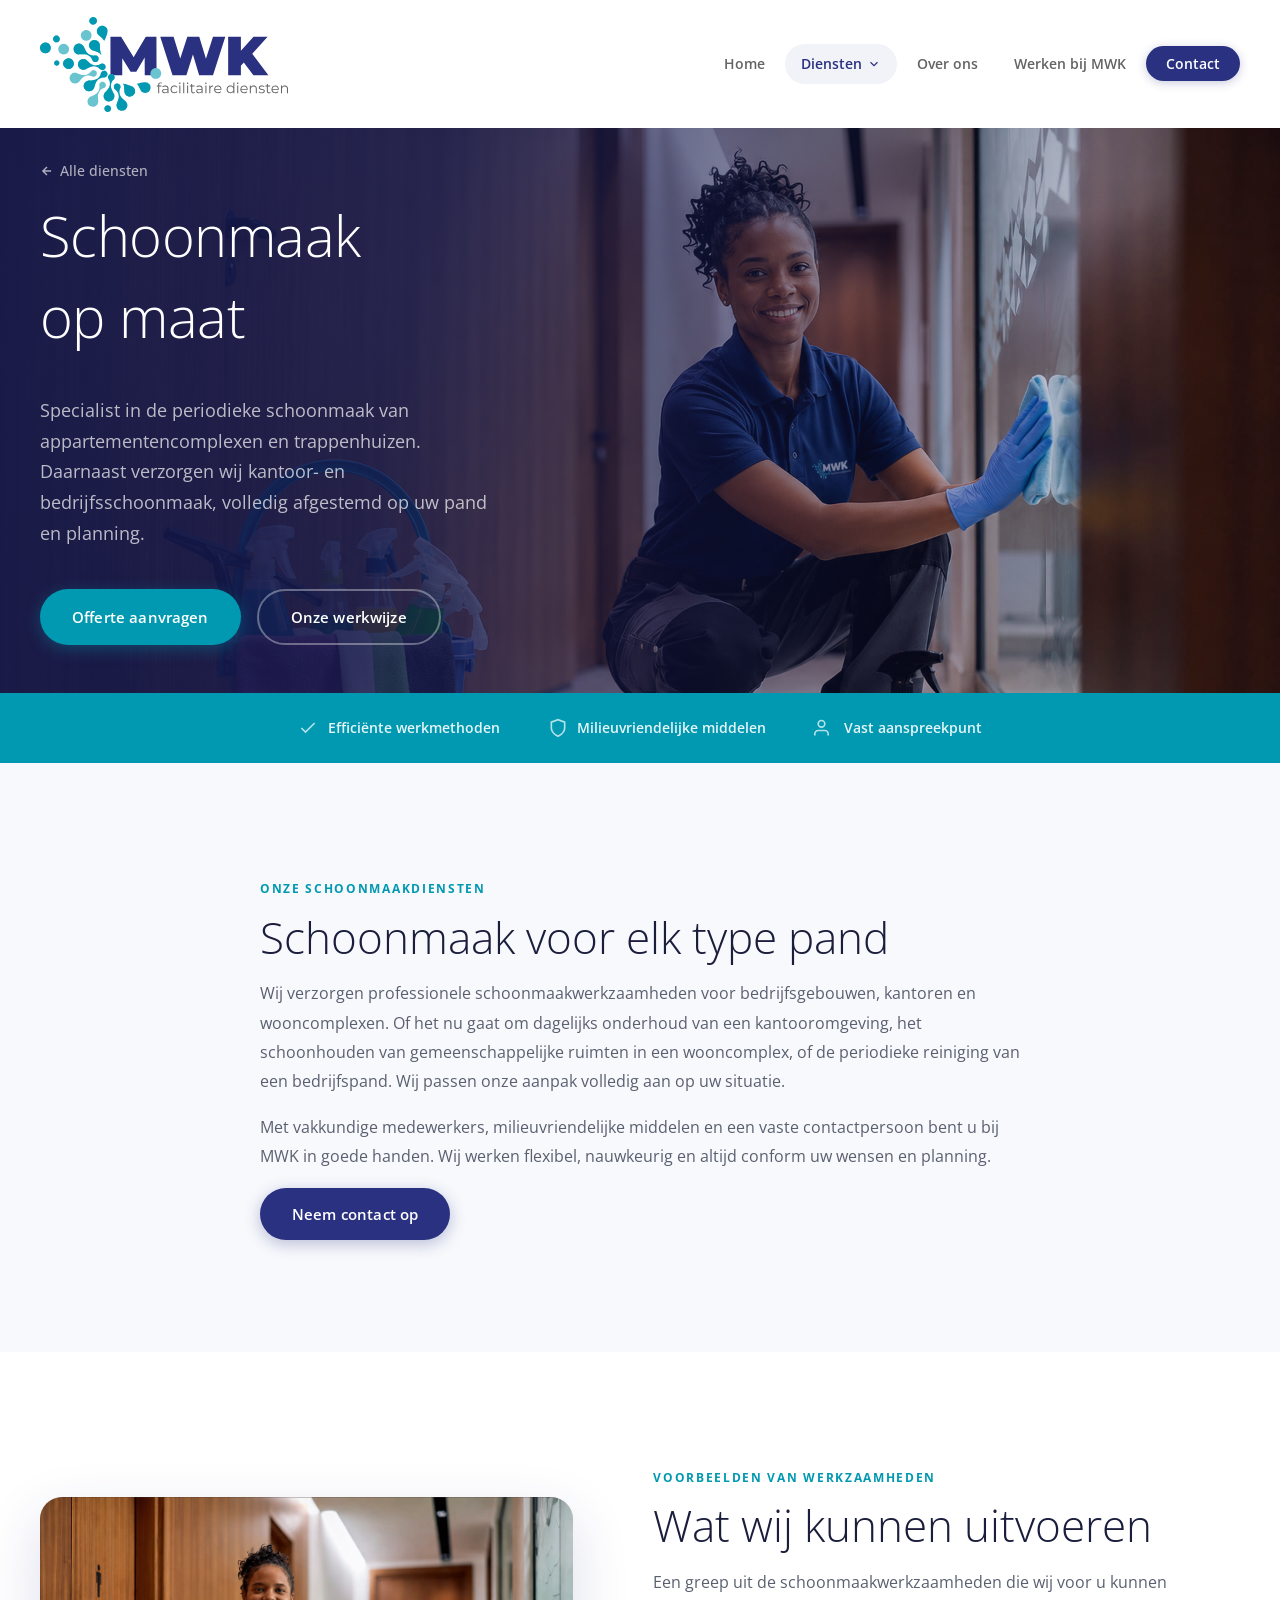
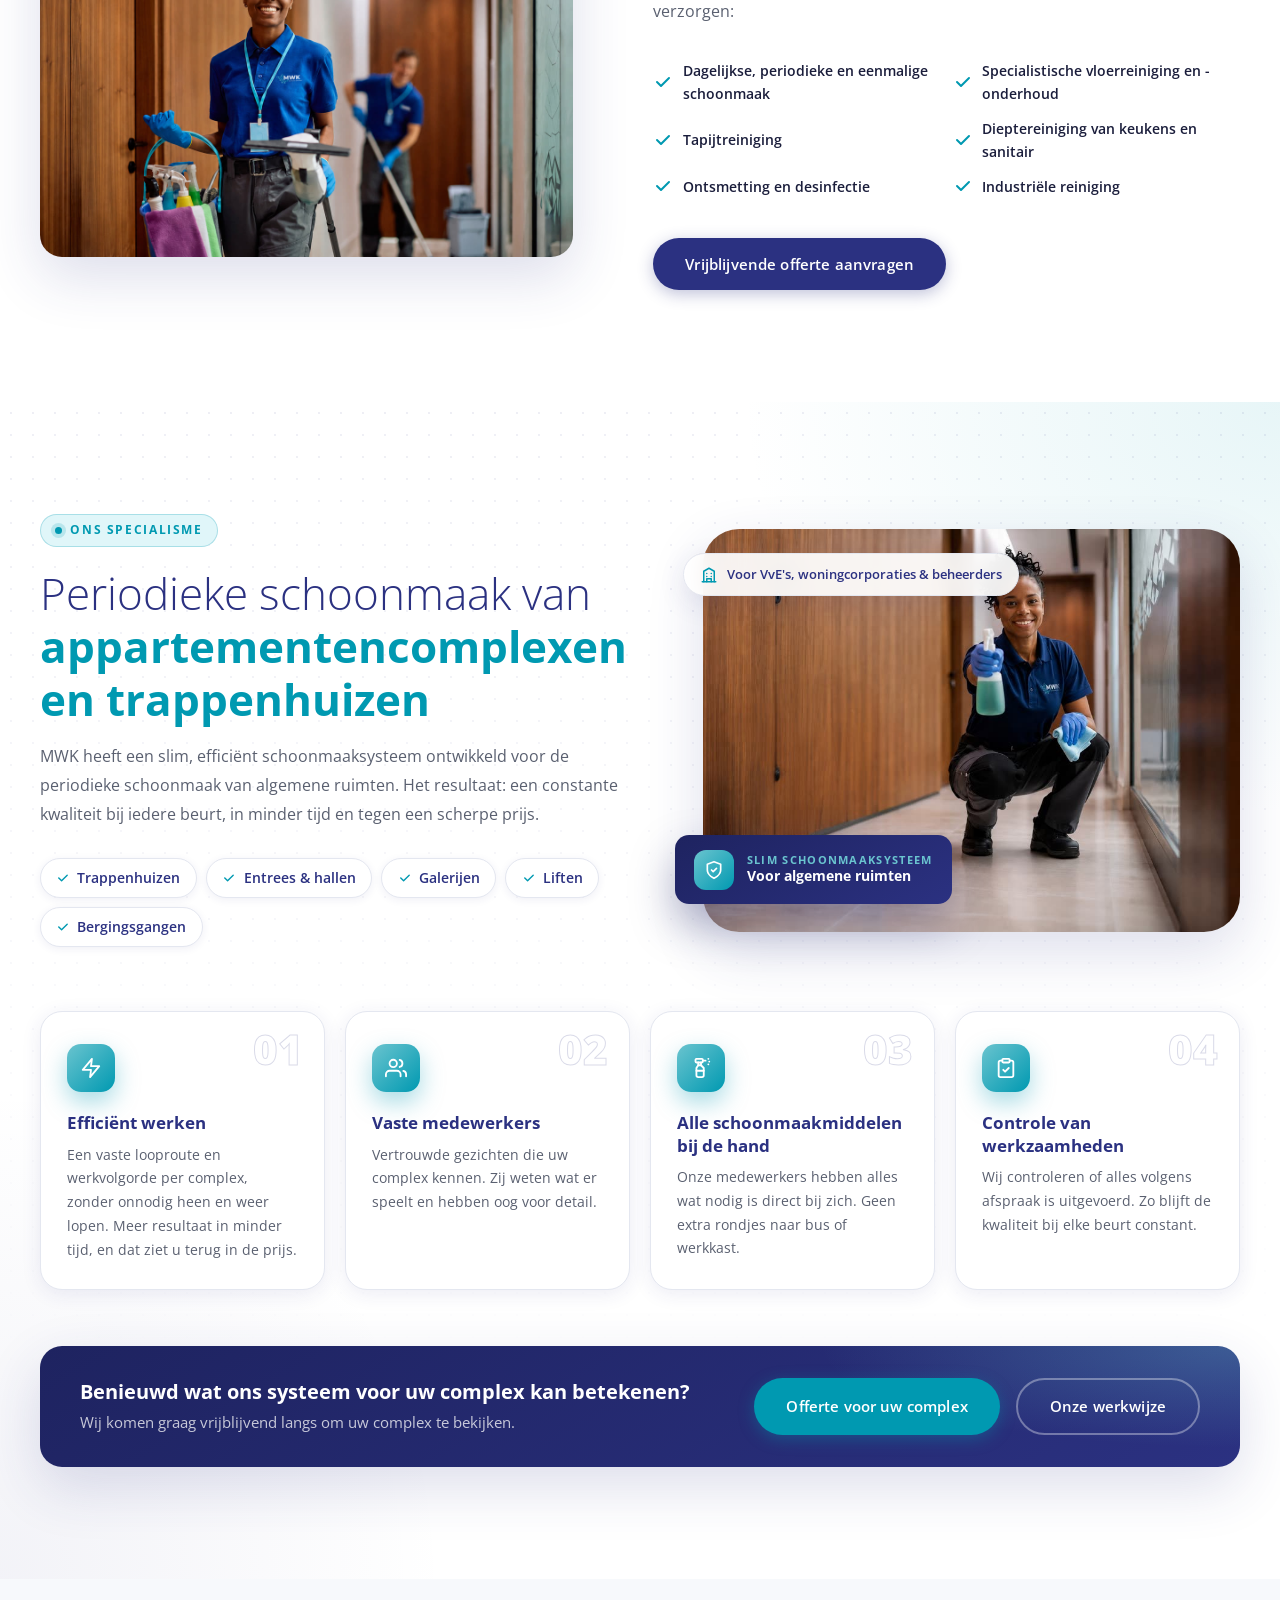
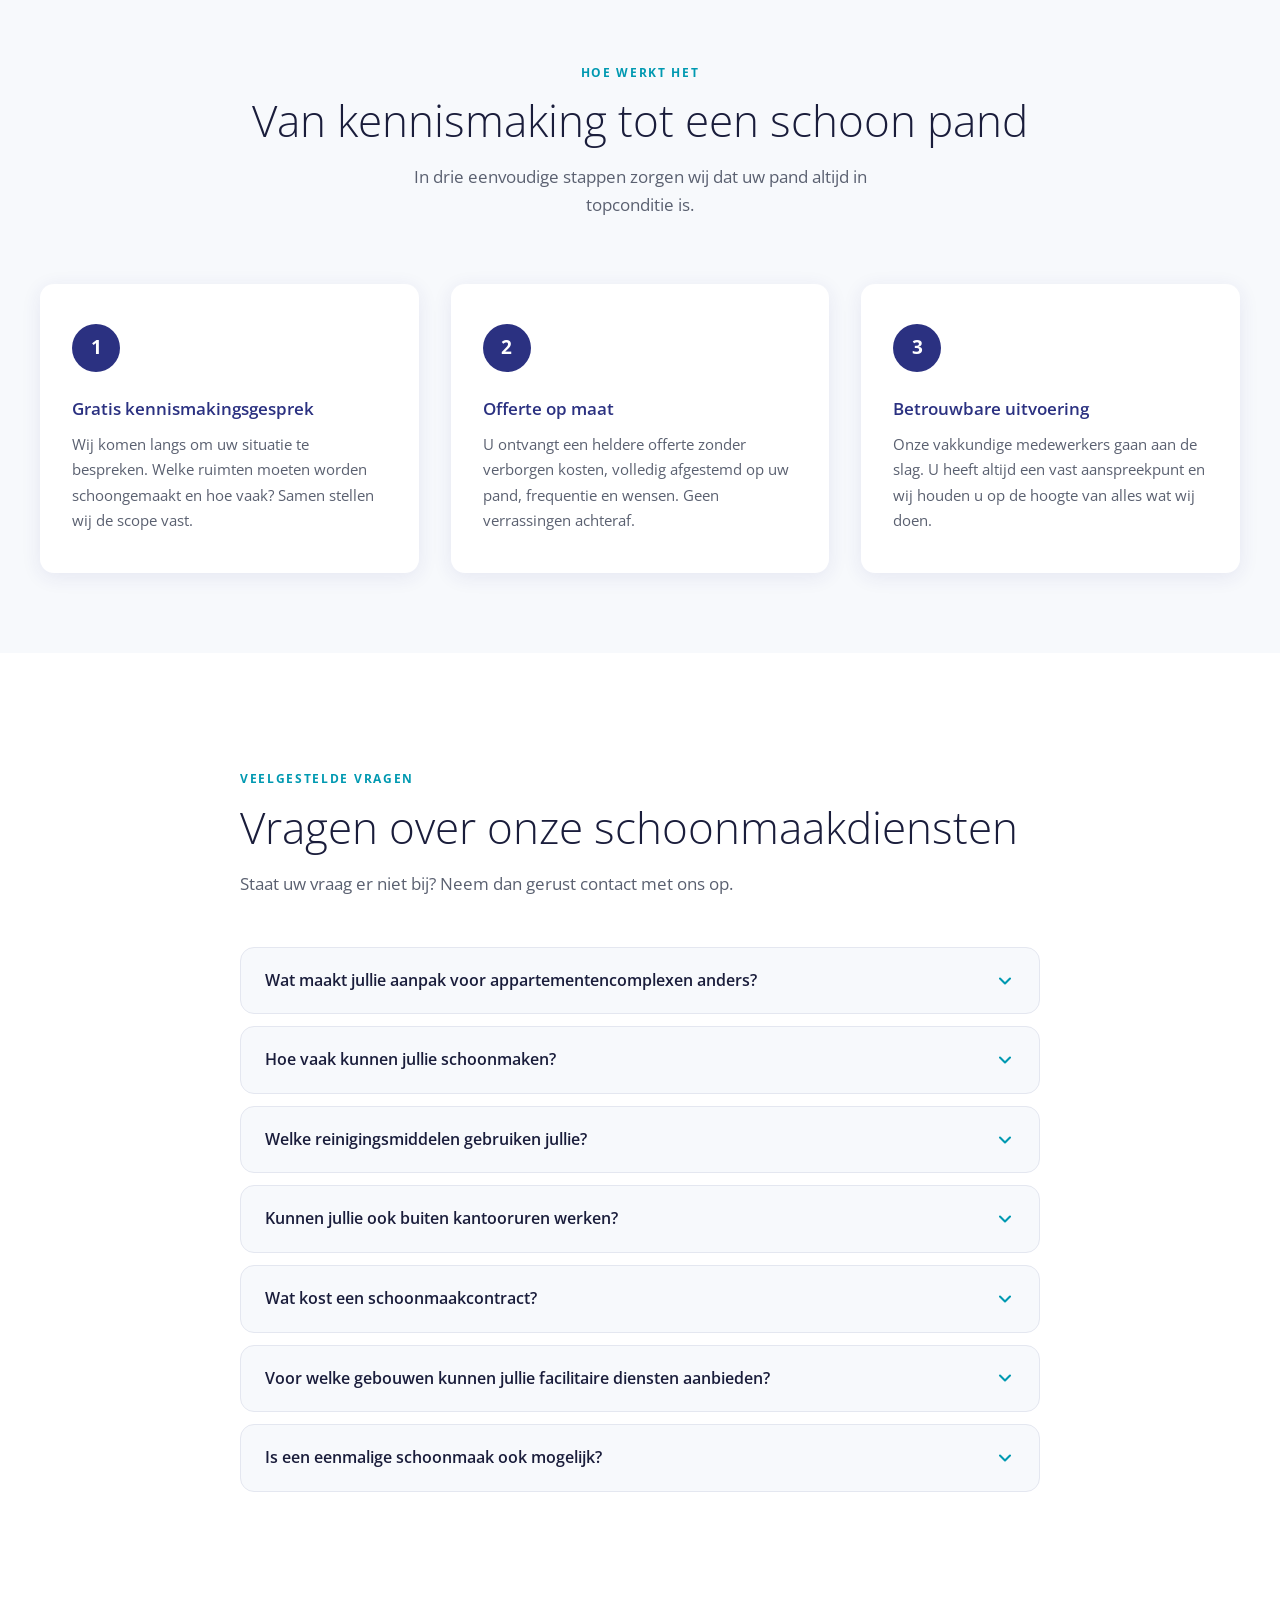
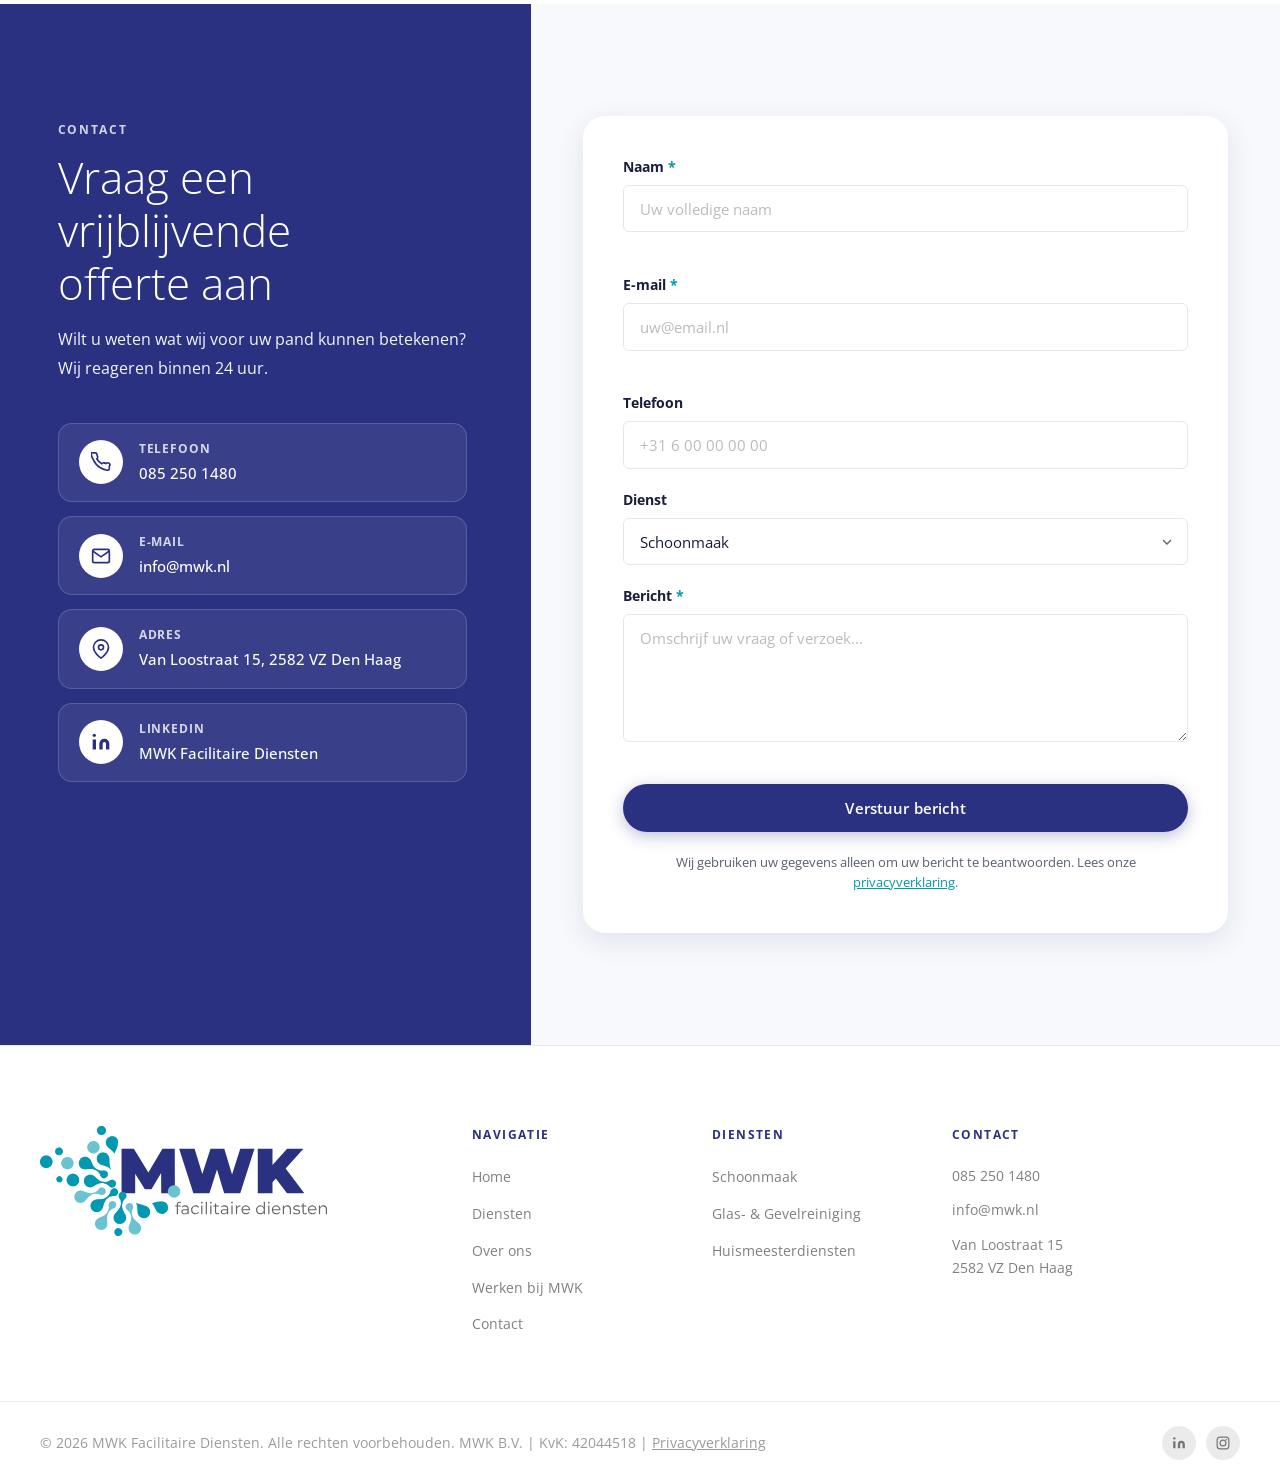
<file: schoonmaak.html>
<!DOCTYPE html>
<html lang="nl">
<head>
  <meta charset="UTF-8" />
  <meta name="viewport" content="width=device-width, initial-scale=1.0" />
  <meta name="theme-color" content="#2b3181" />
  <meta name="description" content="MWK Facilitaire Diensten is specialist in de periodieke schoonmaak van appartementencomplexen en trappenhuizen en biedt professionele schoonmaakdiensten voor kantoren en bedrijfspanden in de Randstad en Den Haag. Dagelijks onderhoud, periodieke dieptereiniging en eenmalige schoonmaak." />
  <meta name="keywords" content="schoonmaakbedrijf, kantoorschoonmaak, bedrijfsschoonmaak, dagelijks onderhoud, periodieke reiniging, MWK facilitaire diensten, schoonmaak Den Haag, kantoorschoonmaak Randstad, bedrijfsschoonmaak Den Haag" />
  <meta name="author" content="MWK Facilitaire Diensten" />
  <meta property="og:title" content="Schoonmaak | MWK Facilitaire Diensten" />
  <meta property="og:description" content="Professionele schoonmaakdiensten op maat in de Randstad en Den Haag: dagelijks onderhoud, periodieke reiniging of eenmalig project." />
  <meta property="og:type" content="website" />
  <meta property="og:url" content="https://www.mwk.nl/schoonmaak.html" />
  <meta property="og:image" content="https://www.mwk.nl/images/Afbeelding%20medewerker%20MWK.png" />
  <link rel="canonical" href="https://www.mwk.nl/schoonmaak.html" />
  <link rel="icon" href="/favicon.ico?v=5" sizes="48x48" />
  <link rel="icon" href="images/favicon.png?v=5" type="image/png" sizes="480x480" />
  <link rel="icon" href="images/favicon.svg?v=5" type="image/svg+xml" />
  <link rel="apple-touch-icon" href="images/apple-touch-icon.png?v=5" />
  <title>Schoonmaak | MWK Facilitaire Diensten</title>
  <link rel="stylesheet" href="css/style.css" />
  <script type="application/ld+json">
  {
    "@context": "https://schema.org",
    "@type": "Service",
    "name": "Schoonmaakdiensten",
    "serviceType": "Schoonmaak",
    "description": "Professionele schoonmaakdiensten voor kantoren, bedrijfspanden en overige ruimten in de Randstad en Den Haag.",
    "url": "https://www.mwk.nl/schoonmaak.html",
    "provider": {
      "@type": "CleaningService",
      "name": "MWK Facilitaire Diensten",
      "url": "https://www.mwk.nl",
      "telephone": "+31852501480",
      "email": "info@mwk.nl",
      "address": {
        "@type": "PostalAddress",
        "streetAddress": "Van Loostraat 15",
        "postalCode": "2582 VZ",
        "addressLocality": "Den Haag",
        "addressCountry": "NL"
      }
    },
    "areaServed": [
      { "@type": "City", "name": "Den Haag" },
      { "@type": "AdministrativeArea", "name": "Randstad" }
    ]
  }
  </script>
  <script type="application/ld+json">
  {
    "@context": "https://schema.org",
    "@type": "BreadcrumbList",
    "itemListElement": [
      { "@type": "ListItem", "position": 1, "name": "Home", "item": "https://www.mwk.nl/" },
      { "@type": "ListItem", "position": 2, "name": "Schoonmaak", "item": "https://www.mwk.nl/schoonmaak.html" }
    ]
  }
  </script>
  <style>
    .hero__back {
      display: inline-flex;
      align-items: center;
      gap: .4rem;
      color: rgba(255,255,255,.65);
      font-size: .875rem;
      font-weight: 500;
      margin-bottom: 1.25rem;
      transition: color var(--transition);
    }
    .hero__back:hover { color: var(--clr-accent); }
    .hero__back svg { width: 14px; height: 14px; }

    .steps-section {
      padding: 5rem 0;
      background: var(--clr-gray-lt);
    }
    .steps__grid {
      display: grid;
      grid-template-columns: repeat(3, 1fr);
      gap: 2rem;
      margin-top: 3rem;
    }
    @media (max-width: 900px) {
      .steps__grid { grid-template-columns: 1fr; max-width: 480px; margin-inline: auto; margin-top: 2rem; }
    }
    .step-card {
      background: var(--clr-white);
      border-radius: var(--radius-md);
      padding: 2.5rem 2rem;
      box-shadow: var(--shadow-card);
    }
    .step-card__number {
      width: 48px;
      height: 48px;
      border-radius: 50%;
      background: var(--clr-primary);
      color: var(--clr-white);
      font-size: 1.2rem;
      font-weight: 700;
      display: flex;
      align-items: center;
      justify-content: center;
      margin-bottom: 1.5rem;
    }
    .step-card__title {
      font-size: 1.05rem;
      font-weight: 600;
      color: var(--clr-primary);
      margin-bottom: .6rem;
    }
    .step-card__desc {
      color: var(--clr-text-lt);
      line-height: 1.7;
      font-size: .93rem;
    }

    .hero {
      min-height: 44svh;
      padding-top: calc(var(--header-h) + 2rem);
      padding-bottom: 3rem;
    }
  </style>
</head>
<body>

  <!-- ===== HEADER / NAV ===== -->
  <header class="header" id="header">
    <div class="container header__inner">
      <a href="index.html" class="header__logo" aria-label="MWK Facilitaire Diensten – home">
        <svg xmlns="http://www.w3.org/2000/svg" viewBox="0 0 422 157.69" class="logo-svg" aria-hidden="true">
          <defs>
            <style>.l1{fill:#2b3181}.l2{fill:#646363}.l3{fill:#6ac4cf}.l4{fill:#0099b1}</style>
          </defs>
          <polygon class="l1" points="175.62 32.74 155.42 66.68 134.63 32.74 116.96 32.74 116.96 96.51 136.54 96.51 136.54 68.43 150.39 90.77 159.86 90.77 173.74 67.42 173.89 96.51 193.48 96.51 193.29 32.74 175.62 32.74"/>
          <polygon class="l1" points="275.47 69.46 264.34 32.74 244.58 32.74 232.81 68.97 221.71 32.74 199.58 32.74 219.98 96.51 243.03 96.51 253.88 62.41 264.16 96.51 287.21 96.51 307.61 32.74 287.21 32.74 275.47 69.46"/>
          <polygon class="l1" points="354.25 96.51 379.12 96.51 352.33 60.84 377.85 32.74 354.44 32.74 333.48 55.84 333.48 32.74 312.35 32.74 312.35 96.51 333.48 96.51 333.48 80.72 338.27 75.4 354.25 96.51"/>
          <path class="l2" d="M193.93,115.3v-1.42h7.8v1.42h-7.8ZM196.18,126.49v-14.18c0-1.12.33-2.02.98-2.71.66-.69,1.6-1.03,2.83-1.03.48,0,.94.06,1.39.19.45.13.82.33,1.13.6l-.58,1.27c-.24-.21-.52-.36-.84-.47-.32-.1-.66-.16-1.03-.16-.72,0-1.27.2-1.66.6-.38.4-.58.99-.58,1.78v1.92l.05.79v11.4h-1.7Z"/>
          <path class="l2" d="M207.34,126.61c-.94,0-1.76-.16-2.46-.47-.7-.31-1.23-.74-1.6-1.3-.37-.55-.55-1.19-.55-1.91,0-.66.16-1.25.47-1.79s.82-.97,1.54-1.3c.71-.33,1.67-.49,2.87-.49h4.34v1.27h-4.3c-1.22,0-2.06.22-2.53.65-.47.43-.71.97-.71,1.61,0,.72.28,1.3.84,1.73s1.34.65,2.35.65,1.79-.22,2.48-.66c.7-.44,1.2-1.08,1.52-1.91l.38,1.18c-.32.83-.88,1.5-1.67,1.99s-1.79.74-2.99.74ZM211.69,126.49v-2.78l-.07-.46v-4.66c0-1.07-.3-1.9-.9-2.47-.6-.58-1.49-.86-2.68-.86-.82,0-1.59.14-2.33.41-.74.27-1.36.63-1.87,1.08l-.77-1.27c.64-.54,1.41-.96,2.3-1.26.9-.3,1.84-.44,2.83-.44,1.63,0,2.89.4,3.78,1.21.89.81,1.33,2.04,1.33,3.68v7.82h-1.63Z"/>
          <path class="l2" d="M223.18,126.61c-1.25,0-2.36-.28-3.35-.83-.98-.55-1.76-1.31-2.32-2.28-.56-.97-.84-2.08-.84-3.32s.28-2.38.84-3.34c.56-.96,1.33-1.71,2.32-2.26.98-.54,2.1-.82,3.35-.82,1.07,0,2.04.21,2.9.62.86.42,1.54,1.04,2.04,1.87l-1.27.86c-.43-.64-.97-1.11-1.61-1.42-.64-.3-1.34-.46-2.09-.46-.9,0-1.7.2-2.42.61s-1.29.98-1.7,1.72c-.42.74-.62,1.6-.62,2.59s.21,1.86.62,2.59.98,1.31,1.7,1.72,1.53.61,2.42.61c.75,0,1.45-.15,2.09-.46s1.18-.77,1.61-1.39l1.27.86c-.5.82-1.18,1.44-2.04,1.86-.86.42-1.83.64-2.9.64Z"/>
          <path class="l2" d="M232.13,111.1c-.35,0-.65-.12-.89-.36s-.36-.53-.36-.86.12-.62.36-.85c.24-.23.54-.35.89-.35s.65.11.89.34c.24.22.36.5.36.84s-.12.65-.35.89c-.23.24-.53.36-.9.36ZM231.27,126.49v-12.6h1.7v12.6h-1.7Z"/>
          <path class="l2" d="M237.73,126.49v-17.81h1.7v17.81h-1.7Z"/>
          <path class="l2" d="M245.05,111.1c-.35,0-.65-.12-.89-.36-.24-.24-.36-.53-.36-.86s.12-.62.36-.85c.24-.23.54-.35.89-.35s.65.11.89.34c.24.22.36.5.36.84s-.12.65-.35.89c-.23.24-.53.36-.9.36ZM244.18,126.49v-12.6h1.7v12.6h-1.7Z"/>
          <path class="l2" d="M248.67,115.3v-1.42h7.8v1.42h-7.8ZM254.62,126.61c-1.18,0-2.1-.32-2.74-.96-.64-.64-.96-1.54-.96-2.71v-11.83h1.7v11.74c0,.74.19,1.3.56,1.7.38.4.92.6,1.62.6.75,0,1.38-.22,1.87-.65l.6,1.22c-.34.3-.74.53-1.21.67-.47.14-.96.22-1.45.22Z"/>
          <path class="l2" d="M263.93,126.61c-.94,0-1.76-.16-2.46-.47-.7-.31-1.23-.74-1.6-1.3-.37-.55-.55-1.19-.55-1.91,0-.66.16-1.25.47-1.79.31-.54.82-.97,1.54-1.3s1.67-.49,2.87-.49h4.34v1.27h-4.3c-1.22,0-2.06.22-2.53.65s-.71.97-.71,1.61c0,.72.28,1.3.84,1.73.56.43,1.34.65,2.35.65s1.79-.22,2.48-.66c.7-.44,1.2-1.08,1.52-1.91l.38,1.18c-.32.83-.88,1.5-1.67,1.99s-1.79.74-2.99.74ZM268.28,126.49v-2.78l-.07-.46v-4.66c0-1.07-.3-1.9-.9-2.47-.6-.58-1.49-.86-2.68-.86-.82,0-1.59.14-2.33.41-.74.27-1.36.63-1.87,1.08l-.77-1.27c.64-.54,1.41-.96,2.3-1.26.9-.3,1.84-.44,2.83-.44,1.63,0,2.89.4,3.78,1.21.89.81,1.33,2.04,1.33,3.68v7.82h-1.63Z"/>
          <path class="l2" d="M275.41,111.1c-.35,0-.65-.12-.89-.36-.24-.24-.36-.53-.36-.86s.12-.62.36-.85c.24-.23.54-.35.89-.35s.65.11.89.34c.24.22.36.5.36.84s-.12.65-.35.89c-.23.24-.53.36-.9.36ZM274.54,126.49v-12.6h1.7v12.6h-1.7Z"/>
          <path class="l2" d="M281,126.49v-12.6h1.63v3.43l-.17-.6c.35-.96.94-1.69,1.78-2.2.83-.5,1.86-.76,3.1-.76v1.66c-.06,0-.13,0-.19-.01-.06,0-.13-.01-.19-.01-1.33,0-2.37.4-3.12,1.21s-1.13,1.96-1.13,3.44v6.43h-1.7Z"/>
          <path class="l2" d="M295.66,126.61c-1.31,0-2.46-.28-3.46-.83-.99-.55-1.77-1.31-2.33-2.28-.56-.97-.84-2.08-.84-3.32s.27-2.35.8-3.31,1.27-1.72,2.21-2.27c.94-.55,1.99-.83,3.16-.83s2.24.27,3.16.8,1.64,1.29,2.17,2.26c.53.97.79,2.08.79,3.35,0,.08,0,.16-.01.25s-.01.18-.01.28h-10.97v-1.27h10.06l-.67.5c0-.91-.2-1.72-.59-2.44-.39-.71-.92-1.27-1.6-1.67-.67-.4-1.45-.6-2.33-.6s-1.64.2-2.33.6c-.69.4-1.22.96-1.61,1.68-.38.72-.58,1.54-.58,2.47v.26c0,.96.21,1.8.64,2.53.42.73,1.02,1.3,1.78,1.7s1.63.61,2.6.61c.77,0,1.48-.14,2.15-.41s1.24-.69,1.72-1.25l.96,1.1c-.56.67-1.26,1.18-2.1,1.54-.84.35-1.76.53-2.77.53Z"/>
          <path class="l2" d="M316.11,126.61c-1.2,0-2.28-.27-3.23-.82-.95-.54-1.7-1.3-2.24-2.27s-.82-2.08-.82-3.35.27-2.4.82-3.36,1.29-1.71,2.24-2.24c.95-.54,2.03-.8,3.23-.8,1.1,0,2.09.25,2.96.74.87.5,1.57,1.22,2.09,2.17.52.95.78,2.12.78,3.49s-.26,2.52-.77,3.48c-.51.96-1.2,1.69-2.08,2.2s-1.87.76-2.99.76ZM316.23,125.09c.9,0,1.7-.2,2.41-.61.71-.41,1.27-.98,1.68-1.73.41-.74.61-1.6.61-2.58s-.2-1.86-.61-2.59c-.41-.74-.97-1.31-1.68-1.72-.71-.41-1.52-.61-2.41-.61s-1.67.2-2.38.61-1.26.98-1.68,1.72c-.42.74-.62,1.6-.62,2.59s.21,1.84.62,2.58c.42.74.98,1.32,1.68,1.73s1.5.61,2.38.61ZM320.98,126.49v-3.79l.17-2.54-.24-2.54v-8.93h1.7v17.81h-1.63Z"/>
          <path class="l2" d="M328.23,111.1c-.35,0-.65-.12-.89-.36-.24-.24-.36-.53-.36-.86s.12-.62.36-.85c.24-.23.54-.35.89-.35s.65.11.89.34c.24.22.36.5.36.84s-.12.65-.35.89c-.23.24-.53.36-.9.36ZM327.37,126.49v-12.6h1.7v12.6h-1.7Z"/>
          <path class="l2" d="M339.17,126.61c-1.31,0-2.46-.28-3.46-.83-.99-.55-1.77-1.31-2.33-2.28-.56-.97-.84-2.08-.84-3.32s.27-2.35.8-3.31,1.27-1.72,2.21-2.27c.94-.55,1.99-.83,3.16-.83s2.24.27,3.16.8,1.64,1.29,2.17,2.26c.53.97.79,2.08.79,3.35,0,.08,0,.16-.01.25s-.01.18-.01.28h-10.97v-1.27h10.06l-.67.5c0-.91-.2-1.72-.59-2.44-.39-.71-.92-1.27-1.6-1.67-.67-.4-1.45-.6-2.33-.6s-1.64.2-2.33.6c-.69.4-1.22.96-1.61,1.68-.38.72-.58,1.54-.58,2.47v.26c0,.96.21,1.8.64,2.53.42.73,1.02,1.3,1.78,1.7s1.63.61,2.6.61c.77,0,1.48-.14,2.15-.41s1.24-.69,1.72-1.25l.96,1.1c-.56.67-1.26,1.18-2.1,1.54-.84.35-1.76.53-2.77.53Z"/>
          <path class="l2" d="M354.75,113.77c1.02,0,1.92.2,2.7.59s1.38.99,1.82,1.79c.44.8.66,1.81.66,3.02v7.32h-1.7v-7.15c0-1.33-.33-2.33-1-3.01-.66-.68-1.6-1.02-2.8-1.02-.9,0-1.68.18-2.34.54-.66.36-1.18.88-1.54,1.56-.36.68-.54,1.5-.54,2.46v6.62h-1.7v-12.6h1.63v3.46l-.26-.65c.4-.91,1.04-1.63,1.92-2.15.88-.52,1.93-.78,3.14-.78Z"/>
          <path class="l2" d="M367.93,126.61c-1.04,0-2.02-.15-2.95-.44-.93-.3-1.66-.67-2.18-1.12l.77-1.34c.51.38,1.17.72,1.97,1,.8.28,1.64.42,2.52.42,1.2,0,2.06-.19,2.59-.56.53-.38.79-.88.79-1.5,0-.46-.15-.83-.44-1.09-.3-.26-.68-.46-1.16-.6-.48-.14-1.02-.25-1.61-.35-.59-.1-1.18-.21-1.76-.34s-1.12-.32-1.6-.56c-.48-.25-.87-.59-1.16-1.02-.3-.43-.44-1.01-.44-1.73s.19-1.3.58-1.85.95-.97,1.69-1.28c.74-.31,1.65-.47,2.72-.47.82,0,1.63.11,2.45.32.82.22,1.49.5,2.02.85l-.74,1.37c-.56-.38-1.16-.66-1.8-.83-.64-.17-1.28-.25-1.92-.25-1.14,0-1.97.2-2.51.59-.54.39-.8.89-.8,1.5,0,.48.15.86.44,1.13.3.27.69.48,1.18.64.49.15,1.02.28,1.61.37.58.1,1.17.21,1.75.35.58.14,1.12.32,1.61.55.49.23.88.56,1.18.98.3.42.44.98.44,1.67,0,.74-.2,1.37-.61,1.91-.41.54-1,.95-1.78,1.25-.78.3-1.72.44-2.82.44Z"/>
          <path class="l2" d="M374.29,115.3v-1.42h7.8v1.42h-7.8ZM380.24,126.61c-1.18,0-2.1-.32-2.74-.96-.64-.64-.96-1.54-.96-2.71v-11.83h1.7v11.74c0,.74.19,1.3.56,1.7.38.4.92.6,1.62.6.75,0,1.38-.22,1.87-.65l.6,1.22c-.34.3-.74.53-1.21.67-.47.14-.96.22-1.45.22Z"/>
          <path class="l2" d="M390.89,126.61c-1.31,0-2.46-.28-3.46-.83-.99-.55-1.77-1.31-2.33-2.28-.56-.97-.84-2.08-.84-3.32s.27-2.35.8-3.31,1.27-1.72,2.21-2.27c.94-.55,1.99-.83,3.16-.83s2.24.27,3.16.8,1.64,1.29,2.17,2.26c.53.97.79,2.08.79,3.35,0,.08,0,.16-.01.25s-.01.18-.01.28h-10.97v-1.27h10.06l-.67.5c0-.91-.2-1.72-.59-2.44-.39-.71-.92-1.27-1.6-1.67-.67-.4-1.45-.6-2.33-.6s-1.64.2-2.33.6c-.69.4-1.22.96-1.61,1.68-.38.72-.58,1.54-.58,2.47v.26c0,.96.21,1.8.64,2.53.42.73,1.02,1.3,1.78,1.7s1.63.61,2.6.61c.77,0,1.48-.14,2.15-.41s1.24-.69,1.72-1.25l.96,1.1c-.56.67-1.26,1.18-2.1,1.54-.84.35-1.76.53-2.77.53Z"/>
          <path class="l2" d="M406.47,113.77c1.02,0,1.92.2,2.7.59s1.38.99,1.82,1.79c.44.8.66,1.81.66,3.02v7.32h-1.7v-7.15c0-1.33-.33-2.33-1-3.01-.66-.68-1.6-1.02-2.8-1.02-.9,0-1.68.18-2.34.54-.66.36-1.18.88-1.54,1.56-.36.68-.54,1.5-.54,2.46v6.62h-1.7v-12.6h1.63v3.46l-.26-.65c.4-.91,1.04-1.63,1.92-2.15.88-.52,1.93-.78,3.14-.78Z"/>
          <path class="l3" d="M89.86,12.54c3.41-.9,5.42-4.44,4.52-7.86-.96-3.4-4.5-5.41-7.9-4.45-3.41.9-5.37,4.43-4.46,7.84.96,3.4,4.5,5.41,7.84,4.46Z"/>
          <path class="l3" d="M60.11,60.85c1.17.72,2.45,1.1,3.72,1.23.06.04.16,0,.31.02.52.02,1.09.02,1.63-.07,5.69-.27,10.87-1.54,16.22,2.55,1.76,1.39,3.8,3.47,4.39,5.68.04.14.08.29.11.43.32,1.41,1.21,2.61,2.56,3.44,2.63,1.57,6.05.66,7.61-1.97,1.57-2.63.71-6.06-1.93-7.67-1.46-.85-3.14-.97-4.65-.47-2.21.59-5.06-.25-7.1-1.16-6.13-2.75-7.5-7.9-9.99-13.01-.19-.52-.42-1.02-.7-1.46-.09-.13-.16-.21-.22-.25-.7-1.1-1.66-1.98-2.83-2.7-4.22-2.54-9.72-1.13-12.24,3.14-2.54,4.22-1.13,9.72,3.09,12.26Z"/>
          <path class="l3" d="M24.51,41.35c2.71,1.49,6.12.54,7.62-2.12,1.51-2.66.6-6.08-2.12-7.62-2.66-1.51-6.07-.55-7.58,2.11-1.56,2.68-.6,6.08,2.08,7.64Z"/>
          <path class="l3" d="M6.56,42.6c-4.75,1.31-7.55,6.28-6.24,11.02,1.31,4.75,6.23,7.57,10.98,6.26,4.8-1.32,7.61-6.24,6.3-10.99-1.32-4.8-6.28-7.55-11.04-6.29Z"/>
          <path class="l3" d="M30,72.59c-2.08-1.18-4.75-.47-5.92,1.65-1.22,2.09-.47,4.75,1.61,5.93,2.09,1.22,4.75.47,5.97-1.62,1.18-2.08.43-4.74-1.66-5.96Z"/>
          <path class="l3" d="M79.07,39.14c4.8-1.32,7.55-6.28,6.24-11.02-1.31-4.75-6.23-7.57-10.98-6.26-4.8,1.32-7.57,6.23-6.26,10.98,1.32,4.8,6.24,7.61,10.99,6.3Z"/>
          <path class="l3" d="M153.19,115.41c-.07-.08-.18-.11-.3-.18-.47-.23-.98-.41-1.54-.57-3.17-1.12-4.24-1.36-8.86-2.92-2.53-.79-3.15-.97-4.59-1.52,2.26,4.04,1.85,8.37,2.11,12.95-.03,2.02.62,3.9,1.82,5.49,2.95,3.95,8.58,4.78,12.53,1.83,3.94-3,4.72-8.61,1.77-12.57-.8-1.08-1.8-1.94-2.93-2.52Z"/>
          <path class="l3" d="M110.98,146.73c-2.98.79-4.74,3.88-3.9,6.85.79,2.98,3.88,4.74,6.85,3.9,2.97-.84,4.74-3.88,3.9-6.85-.84-2.97-3.88-4.74-6.85-3.9Z"/>
          <path class="l3" d="M85.64,98.15c.13.12.26.19.38.26,1.22.71,2.73.98,4.23.63,2.98-.79,4.75-3.83,4.01-6.83-.73-2.95-3.79-4.76-6.78-4.02-1.64.43-2.94,1.55-3.64,2.97-1.18,1.96-3.74,3.36-5.84,4.17-6.26,2.43-10.88-.26-16.27-2.12-.47-.23-.98-.41-1.53-.52-.11-.02-.22-.05-.33-.07-1.25-.24-2.57-.19-3.89.1-4.78,1.21-7.7,6.11-6.49,10.88,1.23,4.82,6.11,7.7,10.88,6.49,1.35-.36,2.53-.93,3.5-1.75.08-.07.17-.15.25-.22.42-.37.77-.77,1.13-1.17,3.82-4.25,6.58-8.8,13.24-9.69,2.24-.29,5.13-.28,7.13.89Z"/>
          <path class="l3" d="M55.9,75.09c-1.31-4.75-6.23-7.57-10.98-6.26-4.8,1.32-7.61,6.24-6.29,11.04,1.31,4.75,6.28,7.55,11.02,6.24,4.75-1.31,7.57-6.23,6.24-11.02Z"/>
          <path class="l3" d="M108.7,115.78c1.57-2.63.71-6.06-1.92-7.63-2.69-1.6-6.11-.7-7.67,1.93-.85,1.46-1.02,3.15-.47,4.65.54,2.23-.25,5.06-1.16,7.1-2.75,6.13-7.9,7.5-13.05,10-.47.18-.97.41-1.46.7-.08.07-.17.15-.26.17-1.04.74-1.97,1.71-2.64,2.86-2.54,4.22-1.13,9.72,3.09,12.26,4.27,2.52,9.77,1.12,12.31-3.11.67-1.16,1.05-2.44,1.18-3.71.04-.06.06-.17.02-.31.06-.53.02-1.09-.02-1.64-.27-5.69-1.54-10.87,2.55-16.22,1.34-1.75,3.42-3.79,5.68-4.39.14-.04.24-.06.38-.1,1.41-.32,2.66-1.22,3.44-2.56Z"/>
          <path class="l3" d="M47.12,57.7c2.41-4.3.91-9.77-3.38-12.18-4.31-2.46-9.78-.96-12.19,3.33-2.46,4.31-.96,9.78,3.33,12.19,4.31,2.46,9.78.96,12.24-3.35Z"/>
          <path class="l3" d="M119.16,94.45c-3.08-.37-5.85,1.81-6.23,4.84-.22,1.71.36,3.3,1.39,4.47,1.46,1.83,1.82,4.72,1.8,6.99-.03,6.7-4.19,10.02-7.89,14.34-.36.4-.71.81-1.06,1.26-.07.12-.11.18-.13.29-.7,1.06-1.14,2.31-1.35,3.65-.59,4.95,2.9,9.38,7.79,9.98,4.95.59,9.38-2.9,9.98-7.79.21-1.34.07-2.64-.36-3.87l-.09-.34c-.19-.52-.46-.96-.7-1.46-2.58-5.08-5.82-9.32-4.19-15.83.5-2.19,1.58-4.9,3.41-6.36.13-.09.21-.16.35-.25h0c1.11-.86,1.9-2.15,2.11-3.7.37-3.08-1.81-5.85-4.84-6.23Z"/>
          <path class="l3" d="M108.95,83.32c.38-3.04-1.81-5.85-4.89-6.22-1.64-.18-3.25.35-4.41,1.43-1.84,1.41-4.72,1.82-6.99,1.8-6.7-.03-10.02-4.19-14.34-7.89-.42-.4-.82-.76-1.26-1.06-.12-.07-.2-.15-.3-.18-1.06-.7-2.31-1.14-3.64-1.3-4.95-.59-9.37,2.9-9.98,7.79-.61,4.9,2.9,9.37,7.79,9.98,1.33.16,2.63.02,3.87-.36.1-.03.19-.05.32-.14.47-.18.97-.41,1.46-.7,5.09-2.53,9.33-5.77,15.83-4.19,2.2.55,4.91,1.63,6.31,3.42.09.13.17.26.29.33v.05h.01c.86,1.11,2.15,1.9,3.69,2.06,3.1.42,5.87-1.76,6.23-4.84Z"/>
          <path class="l3" d="M110.85,91.47c-1.93-2.42-5.45-2.88-7.87-.95-1.19.93-1.91,2.31-2.11,3.7,0,.16-.02.31-.04.42-.26,2.33-2.02,4.6-3.61,6.21-4.82,4.73-10.07,4.16-15.77,4.59-.52-.02-1.07.03-1.62.12l-.34.09c-1.22.27-2.45.86-3.51,1.7-3.88,3.04-4.56,8.62-1.51,12.55,3.04,3.88,8.67,4.55,12.55,1.51,1.08-.8,1.88-1.84,2.46-2.97.08-.07.11-.18.18-.3.22-.52.4-1.03.52-1.53,1.81-5.42,2.52-10.71,8.24-14.18,1.95-1.19,4.63-2.36,6.91-2.09.12.07.28.08.44.09,1.39.2,2.88-.2,4.12-1.14,2.44-1.88,2.85-5.39.96-7.82Z"/>
          <path class="l3" d="M189.95,85.13c4.75-1.31,9.65,1.46,10.98,6.26,1.31,4.75-1.46,9.65-6.26,10.98-4.75,1.31-9.65-1.46-10.98-6.26-1.31-4.75,1.44-9.7,6.26-10.98Z"/>
          <path class="l3" d="M106.57,39.53c.73-1.33,1.96-3.71,3.07-6.49.43-1.5.98-2.98,1.52-4.51.84-3.13,1.19-6.32.32-8.8-1.85-3.81-6.23-5.9-10.45-4.73-4.75,1.31-7.57,6.23-6.24,11.02.34,1.3.96,2.47,1.79,3.44.06.04.13.12.22.25l1.21,1.07c3.26,2.81,6.63,5.01,8.56,8.76Z"/>
          <path class="l3" d="M99.61,50.84h0c-.07-1.3-.12-2.62-.22-3.96,0-.57-.04-1.12-.18-1.65.02-.11,0-.21-.03-.3-.28-1.26-.86-2.45-1.7-3.51-3.04-3.88-8.68-4.6-12.56-1.56-3.88,3.04-4.6,8.68-1.51,12.55.81,1.12,1.85,1.93,2.98,2.51.06.04.18.11.29.13.52.22,1.03.4,1.54.57,5.15,1.67,10.18,2.41,13.66,7.44,0-.11.01-.22.01-.33-2.45-5.83-2.28-11.88-2.28-11.88Z"/>
          <path class="l4" d="M89.86,12.54c3.41-.9,5.42-4.44,4.52-7.86-.96-3.4-4.5-5.41-7.9-4.45-3.41.9-5.37,4.43-4.46,7.84.96,3.4,4.5,5.41,7.84,4.46Z"/>
          <path class="l4" d="M60.11,60.85c1.17.72,2.45,1.1,3.72,1.23.06.04.16,0,.31.02.52.02,1.09.02,1.63-.07,5.69-.27,10.87-1.54,16.22,2.55,1.76,1.39,3.8,3.47,4.39,5.68.04.14.08.29.11.43.32,1.41,1.21,2.61,2.56,3.44,2.63,1.57,6.05.66,7.61-1.97,1.57-2.63.71-6.06-1.93-7.67-1.46-.85-3.14-.97-4.65-.47-2.21.59-5.06-.25-7.1-1.16-6.13-2.75-7.5-7.9-9.99-13.01-.19-.52-.42-1.02-.7-1.46-.09-.13-.16-.21-.22-.25-.7-1.1-1.66-1.98-2.83-2.7-4.22-2.54-9.72-1.13-12.24,3.14-2.54,4.22-1.13,9.72,3.09,12.26Z"/>
          <path class="l4" d="M24.51,41.35c2.71,1.49,6.12.54,7.62-2.12,1.51-2.66.6-6.08-2.12-7.62-2.66-1.51-6.07-.55-7.58,2.11-1.56,2.68-.6,6.08,2.08,7.64Z"/>
          <path class="l4" d="M6.56,42.6c-4.75,1.31-7.55,6.28-6.24,11.02,1.31,4.75,6.23,7.57,10.98,6.26,4.8-1.32,7.61-6.24,6.3-10.99-1.32-4.8-6.28-7.55-11.04-6.29Z"/>
          <path class="l4" d="M30,72.59c-2.08-1.18-4.75-.47-5.92,1.65-1.22,2.09-.47,4.75,1.61,5.93,2.09,1.22,4.75.47,5.97-1.62,1.18-2.08.43-4.74-1.66-5.96Z"/>
          <path class="l4" d="M153.18,115.43c-.44-.23-.89-.44-1.36-.62-3.06-1.15-6.24-2.01-9.33-3.06-2.53-.79-3.15-.97-4.59-1.52,2.26,4.04,1.85,8.37,2.11,12.95-.03,2.02.62,3.9,1.82,5.49,2.95,3.95,8.58,4.78,12.53,1.83,3.94-3,4.72-8.61,1.77-12.57-.8-1.07-1.8-1.89-2.94-2.5Z"/>
          <path class="l4" d="M110.98,146.73c-2.98.79-4.74,3.88-3.9,6.85.79,2.98,3.88,4.74,6.85,3.9,2.97-.84,4.74-3.88,3.9-6.85-.84-2.97-3.88-4.74-6.85-3.9Z"/>
          <path class="l4" d="M179.14,109.34c-1.26-.68-2.69-1.06-4.19-1.17-3.52-.24-7.26.45-10.57,1.6-.75.26-1.49.56-2.27.78-.28.08-1.14.42-1.4.15,2.7,2.73,3.95,6.29,5.72,9.85.24.5.47,1.01.79,1.44.07.08.1.18.17.26.74,1.04,1.71,1.97,2.91,2.63,4.3,2.41,9.77.91,12.18-3.38,1.61-2.87,1.47-6.51-.28-9.28-.79-1.26-1.85-2.21-3.08-2.87Z"/>
          <path class="l4" d="M55.9,75.09c-1.31-4.75-6.23-7.57-10.98-6.26-4.8,1.32-7.61,6.24-6.29,11.04,1.31,4.75,6.28,7.55,11.02,6.24,4.75-1.31,7.57-6.23,6.24-11.02Z"/>
          <path class="l4" d="M119.16,94.45c-3.08-.37-5.85,1.81-6.23,4.84-.22,1.71.36,3.3,1.39,4.47,1.46,1.83,1.82,4.72,1.8,6.99-.03,6.7-4.19,10.02-7.89,14.34-.36.4-.71.81-1.06,1.26-.07.12-.11.18-.13.29-.7,1.06-1.14,2.31-1.35,3.65-.59,4.95,2.9,9.38,7.79,9.98,4.95.59,9.38-2.9,9.98-7.79.21-1.34.07-2.64-.36-3.87l-.09-.34c-.19-.52-.46-.96-.7-1.46-2.58-5.08-5.82-9.32-4.19-15.83.5-2.19,1.58-4.9,3.41-6.36.13-.09.21-.16.35-.25h0c1.11-.86,1.9-2.15,2.11-3.7.37-3.08-1.81-5.85-4.84-6.23Z"/>
          <path class="l4" d="M108.95,83.32c.38-3.04-1.81-5.85-4.89-6.22-1.64-.18-3.25.35-4.41,1.43-1.84,1.41-4.72,1.82-6.99,1.8-6.7-.03-10.02-4.19-14.34-7.89-.42-.4-.82-.76-1.26-1.06-.12-.07-.2-.15-.3-.18-1.06-.7-2.31-1.14-3.64-1.3-4.95-.59-9.37,2.9-9.98,7.79-.61,4.9,2.9,9.37,7.79,9.98,1.33.16,2.63.02,3.87-.36.1-.03.19-.05.32-.14.47-.18.97-.41,1.46-.7,5.09-2.53,9.33-5.77,15.83-4.19,2.2.55,4.91,1.63,6.31,3.42.09.13.17.26.29.33v.05h.01c.86,1.11,2.15,1.9,3.69,2.06,3.1.42,5.87-1.76,6.23-4.84Z"/>
          <path class="l4" d="M110.85,91.47c-1.93-2.42-5.45-2.88-7.87-.95-1.19.93-1.91,2.31-2.11,3.7,0,.16-.02.31-.04.42-.26,2.33-2.02,4.6-3.61,6.21-4.82,4.73-10.07,4.16-15.77,4.59-.52-.02-1.07.03-1.62.12l-.34.09c-1.22.27-2.45.86-3.51,1.7-3.88,3.04-4.56,8.62-1.51,12.55,3.04,3.88,8.67,4.55,12.55,1.51,1.08-.8,1.88-1.84,2.46-2.97.08-.07.11-.18.18-.3.22-.52.4-1.03.52-1.53,1.81-5.42,2.52-10.71,8.24-14.18,1.95-1.19,4.63-2.36,6.91-2.09.12.07.28.08.44.09,1.39.2,2.88-.2,4.12-1.14,2.44-1.88,2.85-5.39.96-7.82Z"/>
          <path class="l4" d="M106.57,39.53c2.05-3.76,3.82-7.8,4.81-11.98.27-1.15.47-2.31.56-3.49.16-2.06-.06-4.07-1.32-5.77-1.05-1.41-2.52-2.49-4.17-3.09s-3.63-.7-5.41-.21c-3.29.91-5.82,3.69-6.43,7.04-.47,2.59.25,5.56,2.06,7.51.32.34.66.65,1.02.95,3.15,2.73,6.84,5.15,8.83,8.94,0,0,.06.1.06.11Z"/>
          <path class="l4" d="M99.61,50.84h0c-.07-1.3-.12-2.62-.22-3.96,0-.57-.04-1.12-.18-1.65.02-.11,0-.21-.03-.3-.28-1.26-.86-2.45-1.7-3.51-3.04-3.88-8.68-4.6-12.56-1.56-3.88,3.04-4.6,8.68-1.51,12.55.81,1.12,1.85,1.93,2.98,2.51.06.04.18.11.29.13.52.22,1.03.4,1.54.57,5.15,1.67,10.18,2.41,13.66,7.44,0-.11.01-.22.01-.33-2.45-5.83-2.28-11.88-2.28-11.88Z"/>
          <path class="l3" d="M142.91,140.95c-.03-.1-.1-.18-.17-.26-.37-.42-.77-.77-1.22-1.12-4.21-3.83-8.75-6.59-9.64-13.25-.29-2.24-.28-5.13.89-7.13.07-.12.14-.24.21-.37.76-1.23,1.02-2.74.63-4.23-.74-3-3.79-4.76-6.78-4.02-3,.74-4.81,3.8-4.02,6.78.39,1.65,1.5,2.95,2.92,3.65,2.01,1.17,3.41,3.73,4.22,5.83,2.38,6.27-.26,10.88-2.19,16.23-.17.51-.35,1.02-.51,1.58-.02.11-.05.22-.07.33-.24,1.25-.19,2.57.15,3.87,1.21,4.78,6.11,7.7,10.88,6.49s7.7-6.11,6.47-10.93c-.34-1.3-.96-2.47-1.79-3.44Z"/>
          <path class="l4" d="M142.91,140.95c-.03-.1-.1-.18-.17-.26-.37-.42-.77-.77-1.22-1.12-4.21-3.83-8.75-6.59-9.64-13.25-.29-2.24-.28-5.13.89-7.13.07-.12.14-.24.21-.37.76-1.23,1.02-2.74.63-4.23-.74-3-3.79-4.76-6.78-4.02-3,.74-4.81,3.8-4.02,6.78.39,1.65,1.5,2.95,2.92,3.65,2.01,1.17,3.41,3.73,4.22,5.83,2.38,6.27-.26,10.88-2.19,16.23-.17.51-.35,1.02-.51,1.58-.02.11-.05.22-.07.33-.24,1.25-.19,2.57.15,3.87,1.21,4.78,6.11,7.7,10.88,6.49s7.7-6.11,6.47-10.93c-.34-1.3-.96-2.47-1.79-3.44Z"/>
        </svg>
      </a>

      <nav class="nav" id="nav" role="navigation" aria-label="Hoofdnavigatie">
        <ul class="nav__list">
          <li><a href="index.html" class="nav__link">Home</a></li>
          <li class="nav__item--mega">
            <a href="index.html#diensten" class="nav__link nav__link--mega nav__link--active" aria-haspopup="true">
              Diensten
              <svg class="nav__caret" viewBox="0 0 24 24" fill="none" stroke="currentColor" stroke-width="2" aria-hidden="true"><path d="M6 9l6 6 6-6"/></svg>
            </a>
            <div class="mega-menu">
              <div class="container">
                <div class="mega-menu__inner">
                  <a href="schoonmaak.html" class="mega-menu__item">
                    <span class="mega-menu__img"><img src="images/optimized/Schoonmaak_7.jpg" alt="" style="object-position: center 20%;" loading="lazy" /></span>
                    <span class="mega-menu__body">
                      <span class="mega-menu__title">Schoonmaak</span>
                      <span class="mega-menu__desc">Kantoren, bedrijfsruimten en woonruimten, volledig afgestemd op uw wensen en planning.</span>
                    </span>
                  </a>
                  <a href="glas-gevelreiniging.html" class="mega-menu__item">
                    <span class="mega-menu__img"><img src="images/optimized/Glas-en-Gevel_19.jpg" alt="" style="object-position: center;" loading="lazy" /></span>
                    <span class="mega-menu__body">
                      <span class="mega-menu__title">Glas- &amp; Gevelreiniging</span>
                      <span class="mega-menu__desc">Vlekkeloze ramen en gevels voor een representatieve uitstraling.</span>
                    </span>
                  </a>
                  <a href="huismeesterdiensten.html" class="mega-menu__item">
                    <span class="mega-menu__img"><img src="images/optimized/Huismeester_28.jpg" alt="" style="object-position: center top;" loading="lazy" /></span>
                    <span class="mega-menu__body">
                      <span class="mega-menu__title">Huismeesterdiensten</span>
                      <span class="mega-menu__desc">Een vast aanspreekpunt dat uw pand beheert en onderhoudt.</span>
                    </span>
                  </a>
                </div>
                <a href="index.html#diensten" class="mega-menu__all">
                  Bekijk alle diensten
                  <svg viewBox="0 0 24 24" fill="none" stroke="currentColor" stroke-width="2" aria-hidden="true"><path d="M5 12h14M12 5l7 7-7 7"/></svg>
                </a>
              </div>
            </div>
          </li>
          <li><a href="over-ons.html" class="nav__link">Over ons</a></li>
          <li><a href="werken-bij-mwk.html" class="nav__link">Werken bij MWK</a></li>
          <li><a href="#contact" class="nav__link nav__link--cta">Contact</a></li>
        </ul>
      </nav>

      <a href="tel:+31852501480" class="header__call" aria-label="Bel MWK Facilitaire Diensten: 085 250 1480">
        <svg viewBox="0 0 24 24" fill="none" stroke="currentColor" stroke-width="2" stroke-linecap="round" stroke-linejoin="round" aria-hidden="true"><path d="M22 16.92v3a2 2 0 0 1-2.18 2 19.79 19.79 0 0 1-8.63-3.07 19.5 19.5 0 0 1-6-6 19.79 19.79 0 0 1-3.07-8.67A2 2 0 0 1 4.11 2h3a2 2 0 0 1 2 1.72c.13.96.36 1.9.7 2.81a2 2 0 0 1-.45 2.11L8.09 9.91a16 16 0 0 0 6 6l1.27-1.27a2 2 0 0 1 2.11-.45c.91.34 1.85.57 2.81.7A2 2 0 0 1 22 16.92z"/></svg>
      </a>
      <button class="hamburger" id="hamburger" aria-label="Menu openen" aria-expanded="false" aria-controls="nav">
        <span></span><span></span><span></span>
      </button>
    </div>
  </header>

  <main>

    <!-- ===== HERO ===== -->
    <section class="hero hero--photo" id="home" aria-label="Hero sectie">
      <div class="hero__photo">
        <img src="images/optimized/Schoonmaak_4.jpg" alt="MWK medewerker maakt glazen wand schoon" style="object-position: 62% 0%;" width="1920" height="1278" loading="eager" />
      </div>
      <img class="hero__micel" src="Brand%20assets/MWK%20-%20Stijlelement%20-%20hero.svg" alt="" aria-hidden="true" />
      <div class="container hero__content">
        <div class="hero__text">
          <a href="index.html#diensten" class="hero__back">
            <svg viewBox="0 0 24 24" fill="none" stroke="currentColor" stroke-width="2.5" aria-hidden="true"><path d="M19 12H5M12 5l-7 7 7 7"/></svg>
            Alle diensten
          </a>
          <h1 class="hero__title">Schoonmaak<br />op maat</h1>
          <p class="hero__sub">Specialist in de periodieke schoonmaak van appartementencomplexen en trappenhuizen. Daarnaast verzorgen wij kantoor- en bedrijfsschoonmaak, volledig afgestemd op uw pand en planning.</p>
          <div class="hero__actions">
            <a href="#offerte" class="btn btn--accent">Offerte aanvragen</a>
            <a href="#werkwijze" class="btn btn--ghost">Onze werkwijze</a>
          </div>
        </div>
      </div>
    </section>

    <!-- ===== USP STRIP ===== -->
    <section class="usp-strip" aria-label="Onze voordelen">
      <div class="container usp-strip__inner">
        <div class="usp-strip__item">
          <span class="usp-strip__icon" aria-hidden="true">
            <svg viewBox="0 0 24 24" fill="none" stroke="currentColor" stroke-width="2">
              <polyline points="20 6 9 17 4 12"/>
            </svg>
          </span>
          <span>Efficiënte werkmethoden</span>
        </div>
        <div class="usp-strip__item">
          <span class="usp-strip__icon" aria-hidden="true">
            <svg viewBox="0 0 24 24" fill="none" stroke="currentColor" stroke-width="2">
              <path d="M12 22s8-4 8-10V5l-8-3-8 3v7c0 6 8 10 8 10z"/>
            </svg>
          </span>
          <span>Milieuvriendelijke middelen</span>
        </div>
        <div class="usp-strip__item">
          <span class="usp-strip__icon" aria-hidden="true">
            <svg viewBox="0 0 24 24" fill="none" stroke="currentColor" stroke-width="2">
              <path d="M17 21v-2a4 4 0 0 0-4-4H5a4 4 0 0 0-4 4v2"/><circle cx="9" cy="7" r="4"/>
            </svg>
          </span>
          <span>Vast aanspreekpunt</span>
        </div>
      </div>
    </section>

    <!-- ===== INTRO TEKST ===== -->
    <section class="over-ons" id="diensten-detail" aria-labelledby="diensten-detail-titel" style="background: var(--clr-gray-lt);">
      <div class="container over-ons__inner" style="grid-template-columns: 1fr; max-width: 760px;">
        <div class="over-ons__content" style="padding: 0;">
          <p class="section-label">Onze schoonmaakdiensten</p>
          <h2 class="section-title" id="diensten-detail-titel">Schoonmaak voor elk type pand</h2>
          <p class="over-ons__text">Wij verzorgen professionele schoonmaakwerkzaamheden voor bedrijfsgebouwen, kantoren en wooncomplexen. Of het nu gaat om dagelijks onderhoud van een kantooromgeving, het schoonhouden van gemeenschappelijke ruimten in een wooncomplex, of de periodieke reiniging van een bedrijfspand. Wij passen onze aanpak volledig aan op uw situatie.</p>
          <p class="over-ons__text">Met vakkundige medewerkers, milieuvriendelijke middelen en een vaste contactpersoon bent u bij MWK in goede handen. Wij werken flexibel, nauwkeurig en altijd conform uw wensen en planning.</p>
          <a href="#contact" class="btn btn--primary">Neem contact op</a>
        </div>
      </div>
    </section>

    <!-- ===== WAT WIJ VOOR U DOEN ===== -->
    <section class="over-ons" id="inbegrepen" aria-labelledby="inbegrepen-titel">
      <div class="container over-ons__inner">
        <div class="over-ons__visual" aria-hidden="true">
          <div class="over-ons__img-wrap">
            <img class="over-ons__img-bg" src="images/optimized/Schoonmaak_3.jpg" alt="MWK medewerker met schoonmaakkar op kantoor" loading="lazy" />
          </div>
        </div>
        <div class="over-ons__content">
          <p class="section-label">Voorbeelden van werkzaamheden</p>
          <h2 class="section-title" id="inbegrepen-titel">Wat wij kunnen uitvoeren</h2>
          <p class="over-ons__text">Een greep uit de schoonmaakwerkzaamheden die wij voor u kunnen verzorgen:</p>
          <div class="over-ons__feats">
            <div class="over-ons__feat">
              <svg viewBox="0 0 20 20" fill="currentColor" aria-hidden="true"><path fill-rule="evenodd" d="M16.707 5.293a1 1 0 010 1.414l-8 8a1 1 0 01-1.414 0l-4-4a1 1 0 011.414-1.414L8 12.586l7.293-7.293a1 1 0 011.414 0z" clip-rule="evenodd"/></svg>
              Dagelijkse, periodieke en eenmalige schoonmaak
            </div>
            <div class="over-ons__feat">
              <svg viewBox="0 0 20 20" fill="currentColor" aria-hidden="true"><path fill-rule="evenodd" d="M16.707 5.293a1 1 0 010 1.414l-8 8a1 1 0 01-1.414 0l-4-4a1 1 0 011.414-1.414L8 12.586l7.293-7.293a1 1 0 011.414 0z" clip-rule="evenodd"/></svg>
              Specialistische vloerreiniging en -onderhoud
            </div>
            <div class="over-ons__feat">
              <svg viewBox="0 0 20 20" fill="currentColor" aria-hidden="true"><path fill-rule="evenodd" d="M16.707 5.293a1 1 0 010 1.414l-8 8a1 1 0 01-1.414 0l-4-4a1 1 0 011.414-1.414L8 12.586l7.293-7.293a1 1 0 011.414 0z" clip-rule="evenodd"/></svg>
              Tapijtreiniging
            </div>
            <div class="over-ons__feat">
              <svg viewBox="0 0 20 20" fill="currentColor" aria-hidden="true"><path fill-rule="evenodd" d="M16.707 5.293a1 1 0 010 1.414l-8 8a1 1 0 01-1.414 0l-4-4a1 1 0 011.414-1.414L8 12.586l7.293-7.293a1 1 0 011.414 0z" clip-rule="evenodd"/></svg>
              Dieptereiniging van keukens en sanitair
            </div>
            <div class="over-ons__feat">
              <svg viewBox="0 0 20 20" fill="currentColor" aria-hidden="true"><path fill-rule="evenodd" d="M16.707 5.293a1 1 0 010 1.414l-8 8a1 1 0 01-1.414 0l-4-4a1 1 0 011.414-1.414L8 12.586l7.293-7.293a1 1 0 011.414 0z" clip-rule="evenodd"/></svg>
              Ontsmetting en desinfectie
            </div>
            <div class="over-ons__feat">
              <svg viewBox="0 0 20 20" fill="currentColor" aria-hidden="true"><path fill-rule="evenodd" d="M16.707 5.293a1 1 0 010 1.414l-8 8a1 1 0 01-1.414 0l-4-4a1 1 0 011.414-1.414L8 12.586l7.293-7.293a1 1 0 011.414 0z" clip-rule="evenodd"/></svg>
              Industriële reiniging
            </div>
          </div>
          <a href="#offerte" class="btn btn--primary">Vrijblijvende offerte aanvragen</a>
        </div>
      </div>
    </section>

    <!-- ===== SPECIALISME ===== -->
    <section class="specialisme" id="specialisme" aria-labelledby="specialisme-titel">
      <div class="container">
        <div class="specialisme__top">
          <div class="specialisme__content">
            <p class="specialisme__label">Ons specialisme</p>
            <h2 class="section-title" id="specialisme-titel">Periodieke schoonmaak van <strong>appartementencomplexen en trappenhuizen</strong></h2>
            <p class="specialisme__text">MWK heeft een slim, efficiënt schoonmaaksysteem ontwikkeld voor de periodieke schoonmaak van algemene ruimten. Het resultaat: een constante kwaliteit bij iedere beurt, in minder tijd en tegen een scherpe prijs.</p>
            <ul class="specialisme__chips" aria-label="Algemene ruimten die wij schoonmaken">
              <li>Trappenhuizen</li>
              <li>Entrees &amp; hallen</li>
              <li>Galerijen</li>
              <li>Liften</li>
              <li>Bergingsgangen</li>
            </ul>
          </div>
          <div class="specialisme__visual">
            <img class="specialisme__img" src="images/optimized/Schoonmaak_specialisme.jpg" alt="Lachende MWK medewerker met sprayflacon en microvezeldoek in een gang" width="1000" height="666" loading="lazy" />
            <div class="specialisme__tag">
              <svg viewBox="0 0 24 24" fill="none" stroke="currentColor" stroke-width="2" stroke-linecap="round" stroke-linejoin="round" aria-hidden="true"><path d="M3 21h18"/><path d="M5 21V7l7-4 7 4v14"/><path d="M9 21v-4h6v4"/><path d="M9 10h.01M15 10h.01M9 14h.01M15 14h.01"/></svg>
              Voor VvE's, woningcorporaties &amp; beheerders
            </div>
            <div class="specialisme__badge">
              <span class="specialisme__badge-icon" aria-hidden="true">
                <svg viewBox="0 0 24 24" fill="none" stroke="currentColor" stroke-width="2" stroke-linecap="round" stroke-linejoin="round"><path d="M12 22s8-4 8-10V5l-8-3-8 3v7c0 6 8 10 8 10z"/><polyline points="9 12 11 14 15 10"/></svg>
              </span>
              <span><small>Slim schoonmaaksysteem</small>Voor algemene ruimten</span>
            </div>
          </div>
        </div>

        <div class="specialisme__pillars">
          <div class="specialisme__pillar">
            <span class="specialisme__pillar-num" aria-hidden="true">01</span>
            <span class="specialisme__pillar-icon" aria-hidden="true">
              <svg viewBox="0 0 24 24" fill="none" stroke="currentColor" stroke-width="2" stroke-linecap="round" stroke-linejoin="round"><polygon points="13 2 3 14 12 14 11 22 21 10 12 10 13 2"/></svg>
            </span>
            <h3 class="specialisme__pillar-title">Efficiënt werken</h3>
            <p class="specialisme__pillar-desc">Een vaste looproute en werkvolgorde per complex, zonder onnodig heen en weer lopen. Meer resultaat in minder tijd, en dat ziet u terug in de prijs.</p>
          </div>
          <div class="specialisme__pillar">
            <span class="specialisme__pillar-num" aria-hidden="true">02</span>
            <span class="specialisme__pillar-icon" aria-hidden="true">
              <svg viewBox="0 0 24 24" fill="none" stroke="currentColor" stroke-width="2" stroke-linecap="round" stroke-linejoin="round"><path d="M17 21v-2a4 4 0 0 0-4-4H5a4 4 0 0 0-4 4v2"/><circle cx="9" cy="7" r="4"/><path d="M23 21v-2a4 4 0 0 0-3-3.87"/><path d="M16 3.13a4 4 0 0 1 0 7.75"/></svg>
            </span>
            <h3 class="specialisme__pillar-title">Vaste medewerkers</h3>
            <p class="specialisme__pillar-desc">Vertrouwde gezichten die uw complex kennen. Zij weten wat er speelt en hebben oog voor detail.</p>
          </div>
          <div class="specialisme__pillar">
            <span class="specialisme__pillar-num" aria-hidden="true">03</span>
            <span class="specialisme__pillar-icon" aria-hidden="true">
              <svg viewBox="0 0 24 24" fill="none" stroke="currentColor" stroke-width="2" stroke-linecap="round" stroke-linejoin="round"><rect x="6" y="2" width="8" height="4" rx="1"/><path d="M14 4h3"/><path d="M9 6v3M12 6v3"/><path d="M9 9h3l3 3v8a2 2 0 0 1-2 2H9a2 2 0 0 1-2-2v-8l2-3z"/><path d="M7 15h8"/><path d="M20 2h.01M21 5h.01M20 8h.01"/></svg>
            </span>
            <h3 class="specialisme__pillar-title">Alle schoonmaakmiddelen bij de hand</h3>
            <p class="specialisme__pillar-desc">Onze medewerkers hebben alles wat nodig is direct bij zich. Geen extra rondjes naar bus of werkkast.</p>
          </div>
          <div class="specialisme__pillar">
            <span class="specialisme__pillar-num" aria-hidden="true">04</span>
            <span class="specialisme__pillar-icon" aria-hidden="true">
              <svg viewBox="0 0 24 24" fill="none" stroke="currentColor" stroke-width="2" stroke-linecap="round" stroke-linejoin="round"><path d="M16 4h2a2 2 0 0 1 2 2v14a2 2 0 0 1-2 2H6a2 2 0 0 1-2-2V6a2 2 0 0 1 2-2h2"/><rect x="8" y="2" width="8" height="4" rx="1"/><polyline points="9 14 11 16 15 12"/></svg>
            </span>
            <h3 class="specialisme__pillar-title">Controle van werkzaamheden</h3>
            <p class="specialisme__pillar-desc">Wij controleren of alles volgens afspraak is uitgevoerd. Zo blijft de kwaliteit bij elke beurt constant.</p>
          </div>
        </div>

        <div class="specialisme__cta">
          <div class="specialisme__cta-text">
            <h3 class="specialisme__cta-title">Benieuwd wat ons systeem voor uw complex kan betekenen?</h3>
            <p>Wij komen graag vrijblijvend langs om uw complex te bekijken.</p>
          </div>
          <div class="specialisme__actions">
            <a href="#offerte" class="btn btn--accent">Offerte voor uw complex</a>
            <a href="#werkwijze" class="btn btn--ghost">Onze werkwijze</a>
          </div>
        </div>
      </div>
    </section>

    <!-- ===== WERKWIJZE ===== -->
    <section class="steps-section" id="werkwijze" aria-labelledby="werkwijze-titel">
      <div class="container">
        <header class="section-header">
          <p class="section-label">Hoe werkt het</p>
          <h2 class="section-title" id="werkwijze-titel">Van kennismaking tot een schoon pand</h2>
          <p class="section-sub">In drie eenvoudige stappen zorgen wij dat uw pand altijd in topconditie is.</p>
        </header>
        <div class="steps__grid">
          <div class="step-card">
            <div class="step-card__number" aria-hidden="true">1</div>
            <h3 class="step-card__title">Gratis kennismakingsgesprek</h3>
            <p class="step-card__desc">Wij komen langs om uw situatie te bespreken. Welke ruimten moeten worden schoongemaakt en hoe vaak? Samen stellen wij de scope vast.</p>
          </div>
          <div class="step-card">
            <div class="step-card__number" aria-hidden="true">2</div>
            <h3 class="step-card__title">Offerte op maat</h3>
            <p class="step-card__desc">U ontvangt een heldere offerte zonder verborgen kosten, volledig afgestemd op uw pand, frequentie en wensen. Geen verrassingen achteraf.</p>
          </div>
          <div class="step-card">
            <div class="step-card__number" aria-hidden="true">3</div>
            <h3 class="step-card__title">Betrouwbare uitvoering</h3>
            <p class="step-card__desc">Onze vakkundige medewerkers gaan aan de slag. U heeft altijd een vast aanspreekpunt en wij houden u op de hoogte van alles wat wij doen.</p>
          </div>
        </div>
      </div>
    </section>

    <!-- ===== FAQ ===== -->
    <section class="faq" id="faq" aria-labelledby="faq-titel">
      <div class="container faq__inner">
        <p class="section-label">Veelgestelde vragen</p>
        <h2 class="section-title" id="faq-titel">Vragen over onze schoonmaakdiensten</h2>
        <p class="faq__intro">Staat uw vraag er niet bij? Neem dan gerust contact met ons op.</p>
        <div class="faq__list">

          <details class="faq__item">
            <summary class="faq__question">Wat maakt jullie aanpak voor appartementencomplexen anders?</summary>
            <div class="faq__answer">
              <p>Wij hebben een eigen, efficiënt schoonmaaksysteem ontwikkeld voor de periodieke schoonmaak van algemene ruimten zoals trappenhuizen, entrees, galerijen en liften. Elk complex wordt volgens een vaste werkvolgorde en frequentie schoongemaakt, door vaste medewerkers. Dat zorgt voor een constante kwaliteit en een scherpe prijs.</p>
            </div>
          </details>

          <details class="faq__item">
            <summary class="faq__question">Hoe vaak kunnen jullie schoonmaken?</summary>
            <div class="faq__answer">
              <p>Wij zijn volledig flexibel. Of u nu dagelijks, wekelijks, tweewekelijks of maandelijks schoonmaak wenst. Wij plannen dit in overleg met u. Werktijden en frequentie worden volledig op uw bedrijfsvoering afgestemd.</p>
            </div>
          </details>

          <details class="faq__item">
            <summary class="faq__question">Welke reinigingsmiddelen gebruiken jullie?</summary>
            <div class="faq__answer">
              <p>Wij werken uitsluitend met milieuvriendelijke reinigingsmiddelen die veilig zijn voor mensen, dieren en het milieu. Op verzoek kunnen wij ook specifieke middelen gebruiken die aansluiten bij uw bedrijfsbeleid.</p>
            </div>
          </details>

          <details class="faq__item">
            <summary class="faq__question">Kunnen jullie ook buiten kantooruren werken?</summary>
            <div class="faq__answer">
              <p>Ja, wij zijn ook inzetbaar buiten reguliere kantoortijden: vroeg in de ochtend, 's avonds of in het weekend. Zo heeft uw schoonmaak geen invloed op uw dagelijkse bedrijfsactiviteiten.</p>
            </div>
          </details>

          <details class="faq__item">
            <summary class="faq__question">Wat kost een schoonmaakcontract?</summary>
            <div class="faq__answer">
              <p>De kosten zijn afhankelijk van de omvang van uw pand, de gewenste frequentie en het soort werkzaamheden. Na een gratis kennismakingsgesprek ontvangt u een transparante offerte op maat. Neem gerust contact op.</p>
            </div>
          </details>

          <details class="faq__item">
            <summary class="faq__question">Voor welke gebouwen kunnen jullie facilitaire diensten aanbieden?</summary>
            <div class="faq__answer">
              <p>Wij werken voor kantoren, bedrijfspanden, scholen, zorginstellingen, winkelcentra en appartementencomplexen (VvE's). Zowel kleine als grotere opdrachtgevers bedienen wij met dezelfde professionele aanpak.</p>
            </div>
          </details>

          <details class="faq__item">
            <summary class="faq__question">Is een eenmalige schoonmaak ook mogelijk?</summary>
            <div class="faq__answer">
              <p>Zeker. Naast vaste onderhoudscontracten voeren wij ook eenmalige opdrachten uit, zoals een grondige eindschoonmaak na verbouwing of een verhuisschoonmaak. Neem contact op voor de mogelijkheden.</p>
            </div>
          </details>

        </div>
      </div>
    </section>

    <!-- ===== CONTACT ===== -->
    <section class="contact" id="contact" aria-labelledby="contact-titel">
      <div class="container contact__inner">

        <div class="contact__info">
          <p class="section-label">Contact</p>
          <h2 class="section-title" id="contact-titel">Vraag een vrijblijvende offerte aan</h2>
          <p class="contact__sub">Wilt u weten wat wij voor uw pand kunnen betekenen? Wij reageren binnen 24 uur.</p>

          <div class="contact__details">
            <a href="tel:+31852501480" class="contact__detail" aria-label="Bel ons">
              <span class="contact__detail-icon" aria-hidden="true">
                <svg viewBox="0 0 24 24" fill="none" stroke="currentColor" stroke-width="2">
                  <path d="M22 16.92v3a2 2 0 01-2.18 2 19.79 19.79 0 01-8.63-3.07A19.5 19.5 0 013.07 9.8a19.79 19.79 0 01-3.07-8.67A2 2 0 012.18 1h3a2 2 0 012 1.72c.127.96.361 1.903.7 2.81a2 2 0 01-.45 2.11L6.91 8.09a16 16 0 006 6l.59-.59a2 2 0 012.11-.45c.907.339 1.85.573 2.81.7A2 2 0 0122 16.92z"/>
                </svg>
              </span>
              <span>
                <strong>Telefoon</strong>
                085 250 1480
              </span>
            </a>

            <a href="mailto:info@mwk.nl" class="contact__detail" aria-label="Stuur een e-mail">
              <span class="contact__detail-icon" aria-hidden="true">
                <svg viewBox="0 0 24 24" fill="none" stroke="currentColor" stroke-width="2">
                  <path d="M4 4h16c1.1 0 2 .9 2 2v12c0 1.1-.9 2-2 2H4c-1.1 0-2-.9-2-2V6c0-1.1.9-2 2-2z"/>
                  <polyline points="22,6 12,13 2,6"/>
                </svg>
              </span>
              <span>
                <strong>E-mail</strong>
                info@mwk.nl
              </span>
            </a>

            <div class="contact__detail">
              <span class="contact__detail-icon" aria-hidden="true">
                <svg viewBox="0 0 24 24" fill="none" stroke="currentColor" stroke-width="2">
                  <path d="M21 10c0 7-9 13-9 13s-9-6-9-13a9 9 0 0118 0z"/>
                  <circle cx="12" cy="10" r="3"/>
                </svg>
              </span>
              <span>
                <strong>Adres</strong>
                Van Loostraat 15, 2582 VZ Den Haag
              </span>
            </div>

            <a href="https://www.linkedin.com/company/mwkfacilitairediensten" class="contact__detail" aria-label="Bezoek onze LinkedIn pagina" target="_blank" rel="noopener">
              <span class="contact__detail-icon" aria-hidden="true">
                <svg viewBox="0 0 24 24" fill="currentColor" aria-hidden="true">
                  <path d="M16 8a6 6 0 016 6v7h-4v-7a2 2 0 00-2-2 2 2 0 00-2 2v7h-4v-7a6 6 0 016-6zM2 9h4v12H2z"/>
                  <circle cx="4" cy="4" r="2"/>
                </svg>
              </span>
              <span>
                <strong>LinkedIn</strong>
                MWK Facilitaire Diensten
              </span>
            </a>
          </div>
        </div>

        <div class="contact__form-wrap" id="offerte">
          <form class="contact-form" id="contact-form" action="https://formspree.io/f/xkoyoabb" method="POST" novalidate aria-label="Contactformulier">
            <div class="contact-form__group">
              <label for="naam" class="contact-form__label">Naam <span aria-hidden="true">*</span></label>
              <input type="text" id="naam" name="naam" class="contact-form__input" placeholder="Uw volledige naam" required autocomplete="name" />
              <span class="contact-form__error" id="naam-error" role="alert"></span>
            </div>
            <div class="contact-form__group">
              <label for="email" class="contact-form__label">E-mail <span aria-hidden="true">*</span></label>
              <input type="email" id="email" name="email" class="contact-form__input" placeholder="uw@email.nl" required autocomplete="email" />
              <span class="contact-form__error" id="email-error" role="alert"></span>
            </div>
            <div class="contact-form__group">
              <label for="telefoon" class="contact-form__label">Telefoon</label>
              <input type="tel" id="telefoon" name="telefoon" class="contact-form__input" placeholder="+31 6 00 00 00 00" autocomplete="tel" />
            </div>
            <div class="contact-form__group">
              <label for="dienst" class="contact-form__label">Dienst</label>
              <select id="dienst" name="dienst" class="contact-form__input contact-form__select">
                <option value="">Selecteer een dienst</option>
                <option value="schoonmaak" selected>Schoonmaak</option>
                <option value="glas-gevelreiniging">Glas- &amp; Gevelreiniging</option>
                <option value="huismeesterdiensten">Huismeesterdiensten</option>
                <option value="overig">Overig</option>
              </select>
            </div>
            <div class="contact-form__group">
              <label for="bericht" class="contact-form__label">Bericht <span aria-hidden="true">*</span></label>
              <textarea id="bericht" name="bericht" class="contact-form__input contact-form__textarea" placeholder="Omschrijf uw vraag of verzoek..." required rows="5"></textarea>
              <span class="contact-form__error" id="bericht-error" role="alert"></span>
            </div>
            <button type="submit" class="btn btn--primary btn--full" id="submit-btn">
              <span class="btn__text">Verstuur bericht</span>
              <span class="btn__spinner" aria-hidden="true"></span>
            </button>
            <p class="contact-form__privacy">Wij gebruiken uw gegevens alleen om uw bericht te beantwoorden. Lees onze <a href="privacyverklaring.html">privacyverklaring</a>.</p>
            <div class="contact-form__success" id="form-success" role="status" aria-live="polite" hidden>
              <svg viewBox="0 0 24 24" fill="none" stroke="currentColor" stroke-width="2" aria-hidden="true">
                <polyline points="20 6 9 17 4 12"/>
              </svg>
              Bedankt! Uw bericht is verzonden. Wij nemen zo snel mogelijk contact met u op.
            </div>
          </form>
        </div>

      </div>
    </section>

  </main>

  <!-- ===== FOOTER ===== -->
  <footer class="footer" role="contentinfo">
    <div class="container footer__inner">
      <div class="footer__brand">
        <a href="index.html" class="footer__logo" aria-label="MWK Facilitaire Diensten – terug naar home">
          <img src="Brand assets/MWK - Logo CMYK.svg" alt="MWK Facilitaire Diensten" class="footer__logo-svg">
        </a>
      </div>

      <nav class="footer__nav" aria-label="Footer navigatie">
        <h3 class="footer__nav-title">Navigatie</h3>
        <ul class="footer__nav-list">
          <li><a href="index.html">Home</a></li>
          <li><a href="index.html#diensten">Diensten</a></li>
          <li><a href="over-ons.html">Over ons</a></li>
          <li><a href="werken-bij-mwk.html">Werken bij MWK</a></li>
          <li><a href="#contact">Contact</a></li>
        </ul>
      </nav>

      <div class="footer__diensten">
        <h3 class="footer__nav-title">Diensten</h3>
        <ul class="footer__nav-list">
          <li><a href="schoonmaak.html">Schoonmaak</a></li>
          <li><a href="glas-gevelreiniging.html">Glas- &amp; Gevelreiniging</a></li>
          <li><a href="huismeesterdiensten.html">Huismeesterdiensten</a></li>
        </ul>
      </div>

      <div class="footer__contact">
        <h3 class="footer__nav-title">Contact</h3>
        <address class="footer__address">
          <a href="tel:+31852501480">085 250 1480</a>
          <a href="mailto:info@mwk.nl">info@mwk.nl</a>
          <span>Van Loostraat 15<br />2582 VZ Den Haag</span>
        </address>
      </div>
    </div>

    <div class="footer__bottom">
      <div class="container footer__bottom-inner">
        <p>&copy; <span id="year"></span> MWK Facilitaire Diensten. Alle rechten voorbehouden. MWK B.V. | KvK: 42044518 | <a href="privacyverklaring.html">Privacyverklaring</a></p>

        <div class="footer__social" aria-label="Sociale media">
          <a href="https://www.linkedin.com/company/mwkfacilitairediensten" class="footer__social-link" aria-label="LinkedIn" target="_blank" rel="noopener">
            <svg viewBox="0 0 24 24" fill="currentColor" aria-hidden="true">
              <path d="M16 8a6 6 0 016 6v7h-4v-7a2 2 0 00-2-2 2 2 0 00-2 2v7h-4v-7a6 6 0 016-6zM2 9h4v12H2z"/>
              <circle cx="4" cy="4" r="2"/>
            </svg>
          </a>
          <a href="https://www.instagram.com/mwkfacilitairediensten" class="footer__social-link" aria-label="Instagram" target="_blank" rel="noopener">
            <svg viewBox="0 0 24 24" fill="currentColor" aria-hidden="true">
              <rect x="2" y="2" width="20" height="20" rx="5" ry="5" fill="none" stroke="currentColor" stroke-width="2"/>
              <circle cx="12" cy="12" r="5" fill="none" stroke="currentColor" stroke-width="2"/>
              <circle cx="17.5" cy="6.5" r="1.2"/>
            </svg>
          </a>
        </div>
      </div>
    </div>
  </footer>

  <button class="scroll-top" id="scroll-top" aria-label="Terug naar boven" hidden>
    <svg viewBox="0 0 24 24" fill="none" stroke="currentColor" stroke-width="2.5" aria-hidden="true">
      <path d="M18 15l-6-6-6 6"/>
    </svg>
  </button>

  <script src="js/main.js"></script>
</body>
</html>
</file>
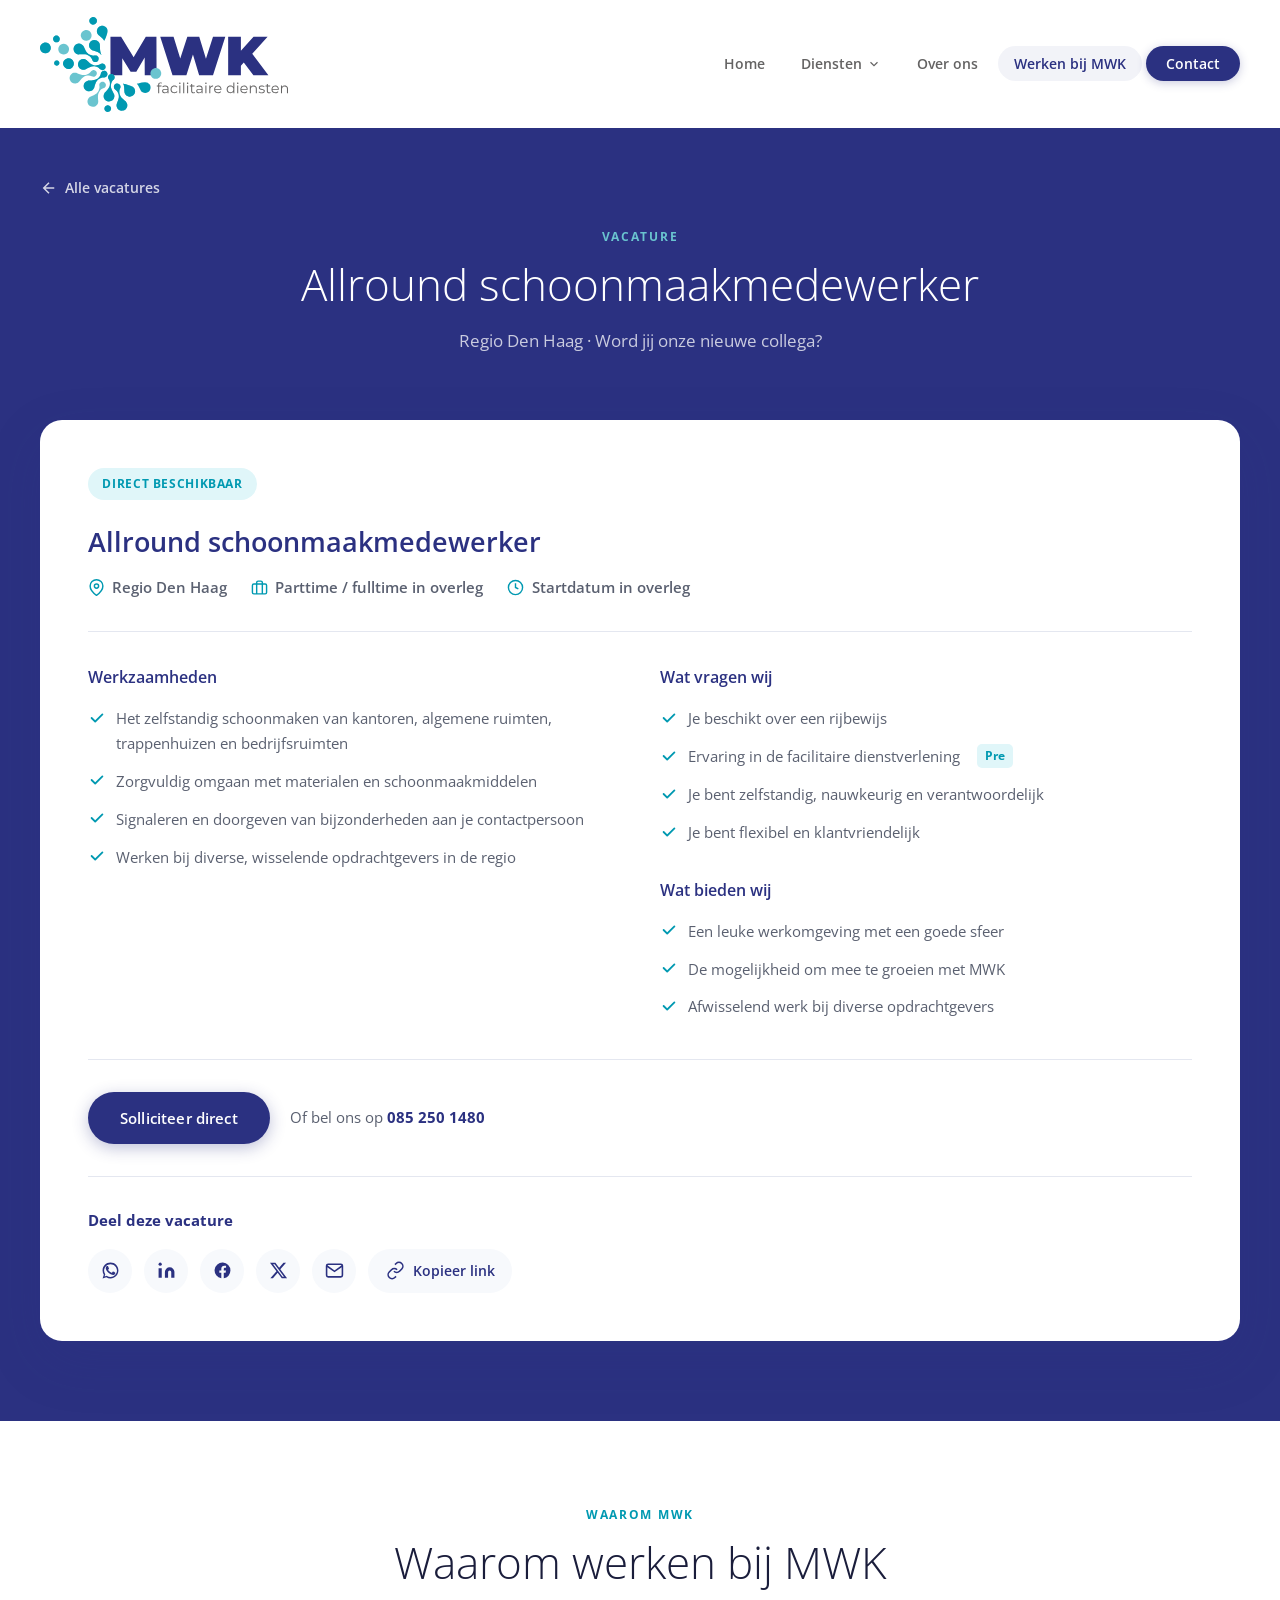
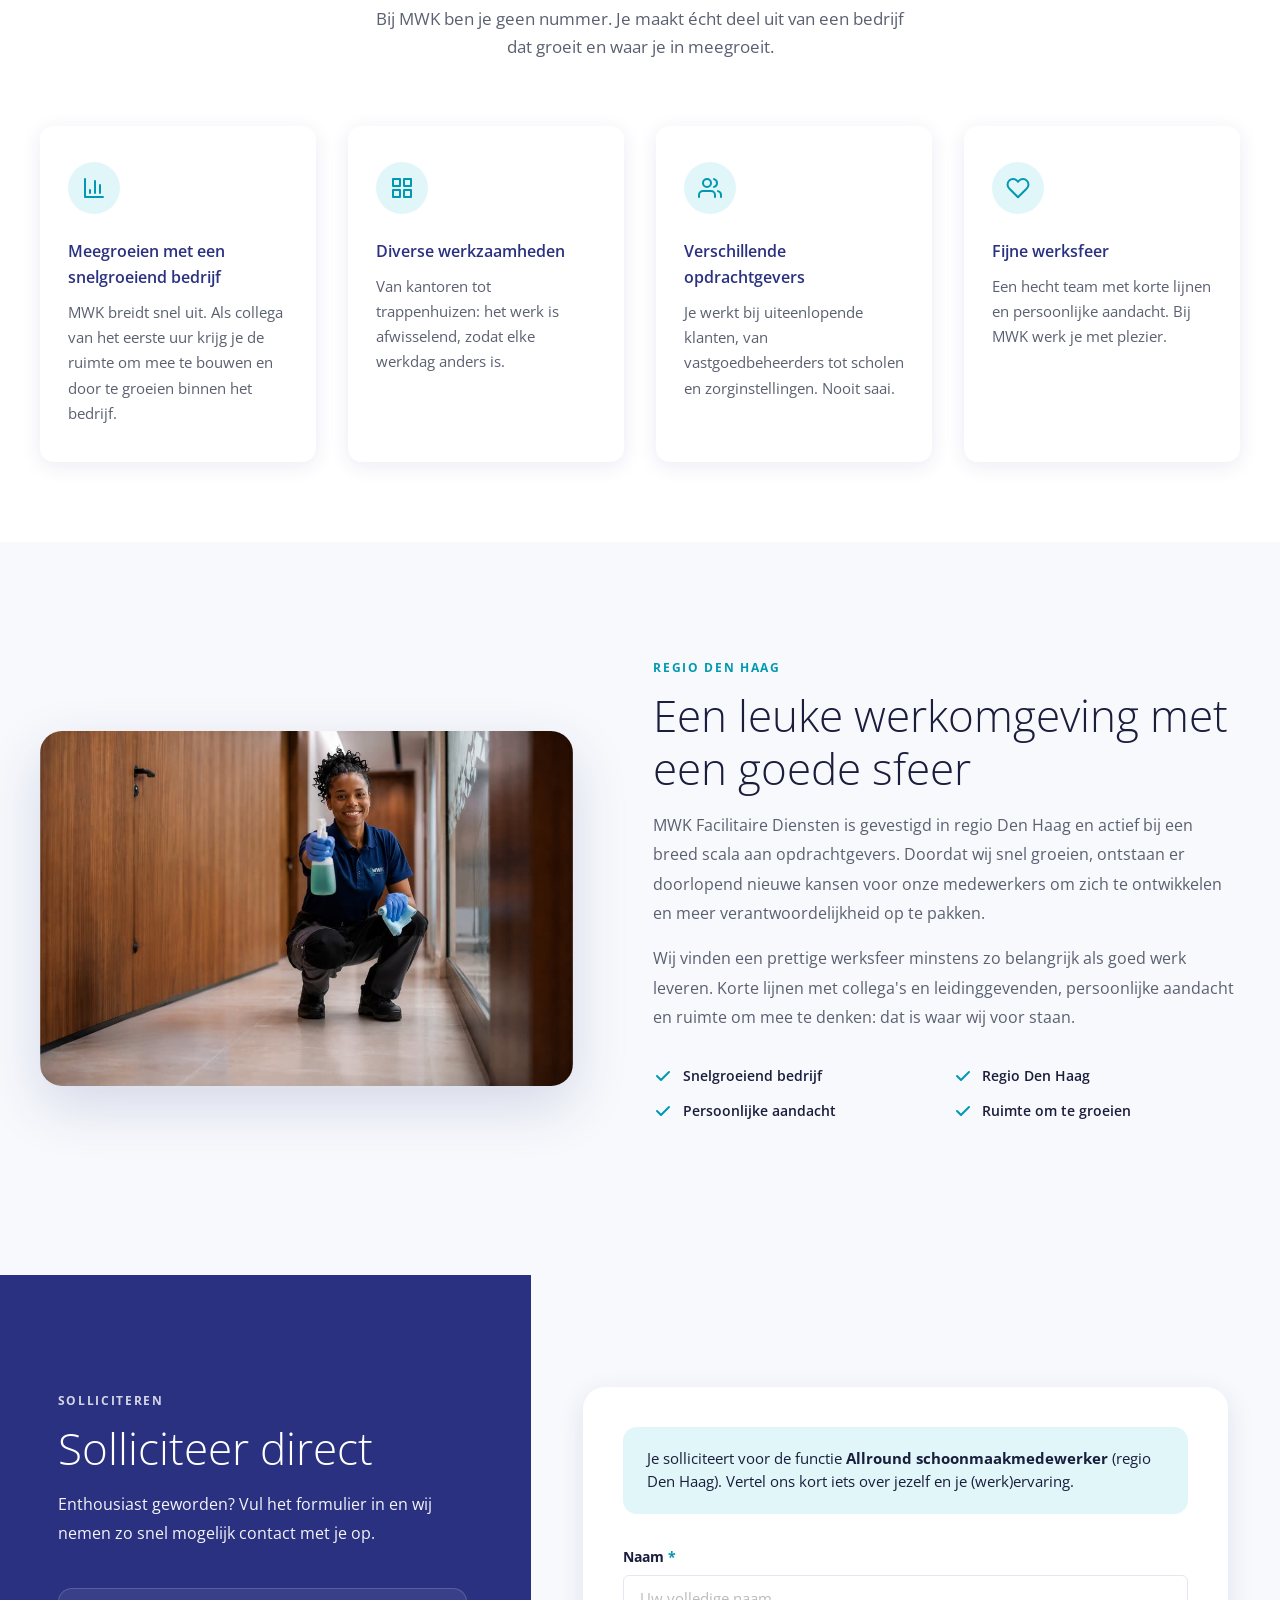
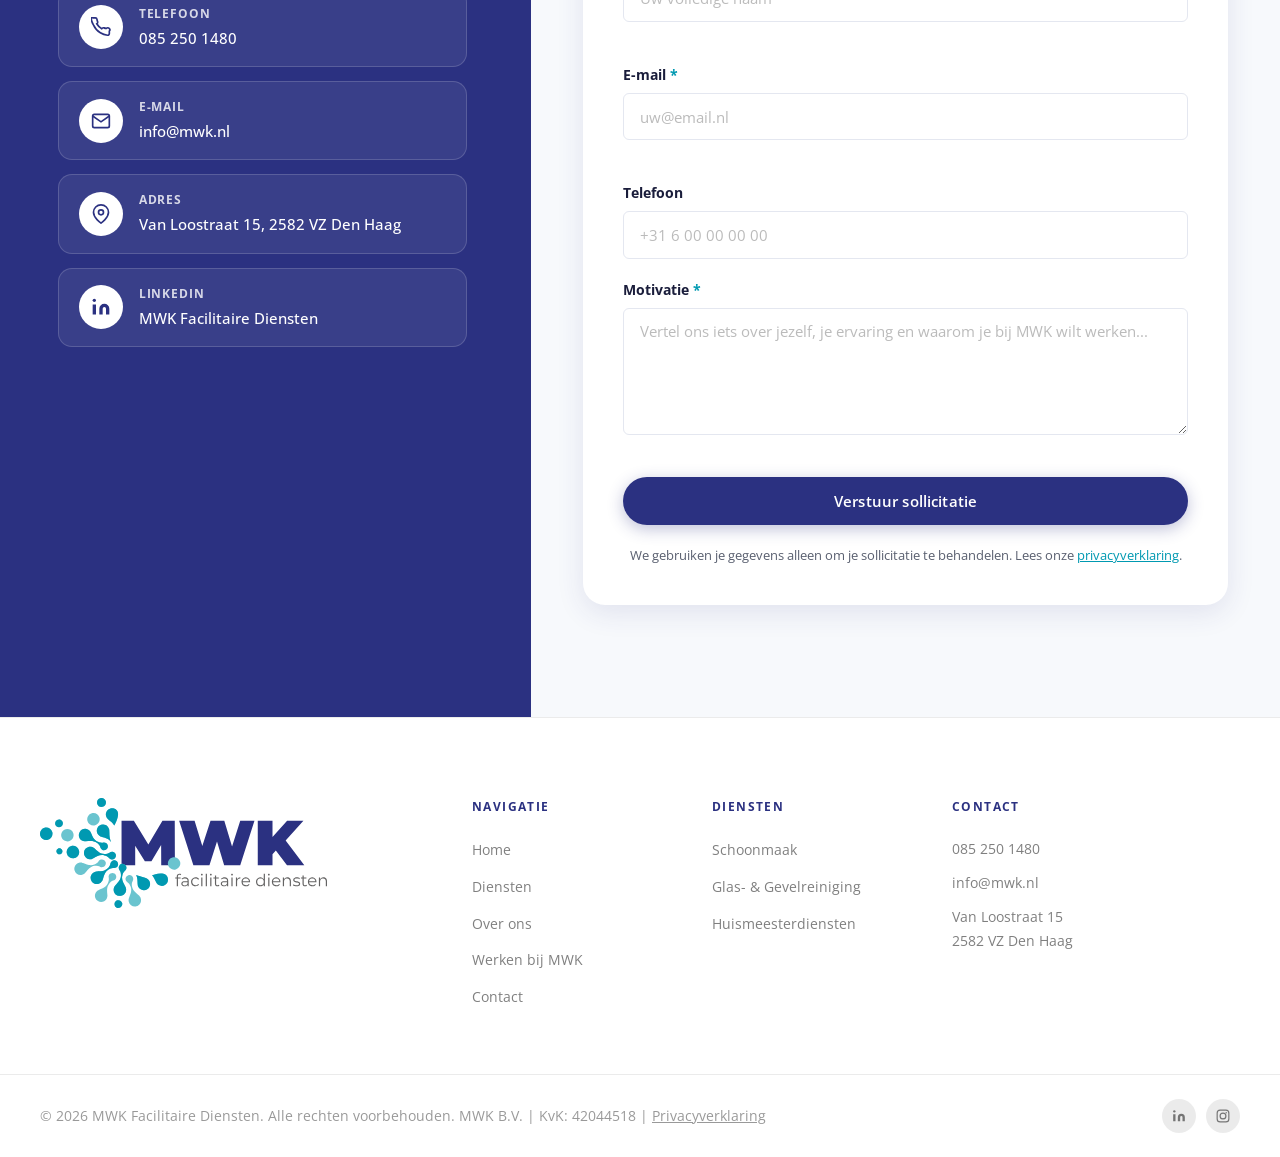
<file: vacature-allround-schoonmaakmedewerker-den-haag.html>
<!DOCTYPE html>
<html lang="nl">
<head>
  <meta charset="UTF-8" />
  <meta name="viewport" content="width=device-width, initial-scale=1.0" />
  <meta name="theme-color" content="#2b3181" />
  <meta name="description" content="Vacature Allround schoonmaakmedewerker in regio Den Haag bij MWK Facilitaire Diensten. Bouw mee aan een snelgroeiend bedrijf met divers schoonmaakwerk bij verschillende opdrachtgevers." />
  <meta name="keywords" content="werken bij MWK, vacature schoonmaak, allround schoonmaakmedewerker, vacature Den Haag, schoonmaakwerk, baan schoonmaak Den Haag, MWK facilitaire diensten vacature" />
  <meta name="author" content="MWK Facilitaire Diensten" />
  <meta property="og:title" content="Vacature: Allround schoonmaakmedewerker regio Den Haag | MWK" />
  <meta property="og:description" content="Bouw mee aan een snelgroeiend bedrijf. MWK zoekt een allround schoonmaakmedewerker in regio Den Haag." />
  <meta property="og:type" content="website" />
  <meta property="og:url" content="https://www.mwk.nl/vacature-allround-schoonmaakmedewerker-den-haag.html" />
  <meta property="og:image" content="https://www.mwk.nl/images/optimized/Schoonmaak_specialisme.jpg" />
  <link rel="canonical" href="https://www.mwk.nl/vacature-allround-schoonmaakmedewerker-den-haag.html" />
  <link rel="icon" href="/favicon.ico?v=5" sizes="48x48" />
  <link rel="icon" href="images/favicon.png?v=5" type="image/png" sizes="480x480" />
  <link rel="icon" href="images/favicon.svg?v=5" type="image/svg+xml" />
  <link rel="apple-touch-icon" href="images/apple-touch-icon.png?v=5" />
  <title>Vacature Allround schoonmaakmedewerker Den Haag | MWK Facilitaire Diensten</title>
  <link rel="stylesheet" href="css/style.css" />
  <script type="application/ld+json">
  {
    "@context": "https://schema.org",
    "@type": "Organization",
    "name": "MWK Facilitaire Diensten",
    "legalName": "MWK B.V.",
    "url": "https://www.mwk.nl",
    "telephone": "+31852501480",
    "email": "info@mwk.nl",
    "address": {
      "@type": "PostalAddress",
      "streetAddress": "Van Loostraat 15",
      "postalCode": "2582 VZ",
      "addressLocality": "Den Haag",
      "addressCountry": "NL"
    },
    "description": "Professioneel schoonmaakbedrijf met persoonlijke aanpak, vakkundig personeel en milieuvriendelijke werkwijze, gevestigd in Den Haag en landelijk actief."
  }
  </script>
  <script type="application/ld+json">
  {
    "@context": "https://schema.org",
    "@type": "BreadcrumbList",
    "itemListElement": [
      { "@type": "ListItem", "position": 1, "name": "Home", "item": "https://www.mwk.nl/" },
      { "@type": "ListItem", "position": 2, "name": "Werken bij MWK", "item": "https://www.mwk.nl/werken-bij-mwk.html" },
      { "@type": "ListItem", "position": 3, "name": "Allround schoonmaakmedewerker (regio Den Haag)", "item": "https://www.mwk.nl/vacature-allround-schoonmaakmedewerker-den-haag.html" }
    ]
  }
  </script>
  <script type="application/ld+json">
  {
    "@context": "https://schema.org/",
    "@type": "JobPosting",
    "title": "Allround schoonmaakmedewerker",
    "description": "MWK Facilitaire Diensten zoekt een allround schoonmaakmedewerker voor het zelfstandig schoonmaken van kantoren, algemene ruimten, trappenhuizen en bedrijfsruimten bij diverse opdrachtgevers in regio Den Haag. Ervaring in de facilitaire dienstverlening is een pre. Een rijbewijs is vereist.",
    "identifier": {
      "@type": "PropertyValue",
      "name": "MWK Facilitaire Diensten",
      "value": "allround-schoonmaakmedewerker"
    },
    "datePosted": "2026-07-12",
    "validThrough": "2027-02-07",
    "employmentType": ["FULL_TIME", "PART_TIME"],
    "hiringOrganization": {
      "@type": "Organization",
      "name": "MWK Facilitaire Diensten",
      "sameAs": "https://www.mwk.nl",
      "logo": "https://www.mwk.nl/Brand%20assets/MWK%20-%20Logo%20CMYK.svg"
    },
    "jobLocation": {
      "@type": "Place",
      "address": {
        "@type": "PostalAddress",
        "addressLocality": "Den Haag",
        "addressRegion": "Zuid-Holland",
        "addressCountry": "NL"
      }
    }
  }
  </script>
  <style>

    /* Waarom werken bij MWK */
    .redenen-section {
      padding: 5rem 0;
      background: var(--clr-white);
    }
    .redenen__grid {
      display: grid;
      grid-template-columns: repeat(4, 1fr);
      gap: 2rem;
      margin-top: 3rem;
    }
    @media (max-width: 1000px) {
      .redenen__grid { grid-template-columns: repeat(2, 1fr); }
    }
    @media (max-width: 640px) {
      .redenen__grid { grid-template-columns: 1fr; max-width: 420px; margin-inline: auto; }
    }
    .reden-card {
      background: var(--clr-white);
      border-radius: var(--radius-md);
      padding: 2.25rem 1.75rem;
      box-shadow: var(--shadow-card);
    }
    .reden-card__icon {
      width: 52px;
      height: 52px;
      border-radius: 50%;
      background: var(--clr-accent-l);
      color: var(--clr-accent-d);
      display: flex;
      align-items: center;
      justify-content: center;
      margin-bottom: 1.5rem;
    }
    .reden-card__icon svg { width: 24px; height: 24px; }
    .reden-card__title {
      font-size: 1.02rem;
      font-weight: 600;
      color: var(--clr-primary);
      margin-bottom: .6rem;
    }
    .reden-card__desc {
      color: var(--clr-text-lt);
      line-height: 1.7;
      font-size: .93rem;
    }

    /* Sfeer / verhaal sectie */
    .sfeer-section { background: var(--clr-gray-lt); }

    /* Vacature */
    .vacature-section {
      padding-top: calc(var(--header-h) + 3rem);
      padding-bottom: 5rem;
      background: var(--clr-primary);
      color: var(--clr-white);
    }
    .vacature-card {
      background: var(--clr-white);
      border-radius: var(--radius-lg);
      box-shadow: var(--shadow-lg);
      padding: 3rem;
      margin-top: 3rem;
      color: var(--clr-text);
    }
    @media (max-width: 640px) {
      .vacature-card { padding: 2rem 1.5rem; }
      .vacature-card__title { font-size: 1.4rem; }
    }
    .vacature-card__badge {
      display: inline-flex;
      align-items: center;
      gap: .4rem;
      background: var(--clr-accent-l);
      color: var(--clr-accent-d);
      font-size: .78rem;
      font-weight: 700;
      text-transform: uppercase;
      letter-spacing: .05em;
      padding: .4rem .9rem;
      border-radius: 50px;
      margin-bottom: 1.25rem;
    }
    .vacature-card__title {
      font-size: 1.7rem;
      font-weight: 600;
      color: var(--clr-primary);
      margin-bottom: .75rem;
      overflow-wrap: break-word;
      hyphens: auto;
    }
    .vacature-card__meta {
      display: flex;
      flex-wrap: wrap;
      gap: 1.5rem;
      color: var(--clr-text-lt);
      font-size: .92rem;
      font-weight: 600;
      margin-bottom: 2rem;
      padding-bottom: 2rem;
      border-bottom: 1px solid var(--clr-gray-md);
    }
    .vacature-card__meta span {
      display: inline-flex;
      align-items: center;
      gap: .45rem;
    }
    .vacature-card__meta svg { width: 17px; height: 17px; color: var(--clr-accent-d); flex-shrink: 0; }
    .vacature-card__grid {
      display: grid;
      grid-template-columns: 1fr 1fr;
      gap: 2.5rem;
    }
    @media (max-width: 720px) {
      .vacature-card__grid { grid-template-columns: 1fr; }
    }
    .vacature-card__heading {
      font-size: 1.02rem;
      font-weight: 600;
      color: var(--clr-primary);
      margin-bottom: 1rem;
    }
    .vacature-list {
      list-style: none;
      display: flex;
      flex-direction: column;
      gap: .85rem;
    }
    .vacature-list li {
      display: flex;
      align-items: flex-start;
      gap: .65rem;
      color: var(--clr-text-lt);
      line-height: 1.6;
      font-size: .95rem;
    }
    .vacature-list svg {
      width: 18px;
      height: 18px;
      color: var(--clr-accent-d);
      flex-shrink: 0;
      margin-top: .15rem;
    }
    .vacature-card__pre {
      display: inline-block;
      background: var(--clr-accent-l);
      color: var(--clr-accent-d);
      font-size: .78rem;
      font-weight: 700;
      padding: .1rem .5rem;
      border-radius: 5px;
      margin-left: .4rem;
    }
    .vacature-card__cta {
      margin-top: 2.5rem;
      padding-top: 2rem;
      border-top: 1px solid var(--clr-gray-md);
      display: flex;
      flex-wrap: wrap;
      align-items: center;
      gap: 1.25rem;
    }
    .vacature-card__cta p {
      color: var(--clr-text-lt);
      font-size: .93rem;
      margin: 0;
    }

    /* Delen */
    .vacature-card__share {
      margin-top: 2rem;
      padding-top: 2rem;
      border-top: 1px solid var(--clr-gray-md);
    }
    .vacature-card__share-label {
      font-size: .93rem;
      font-weight: 700;
      color: var(--clr-primary);
      margin-bottom: 1rem;
    }
    .vacature-share {
      display: flex;
      flex-wrap: wrap;
      align-items: center;
      gap: .75rem;
    }
    .vacature-share__link {
      display: inline-flex;
      align-items: center;
      justify-content: center;
      gap: .5rem;
      width: 44px;
      height: 44px;
      border-radius: 50%;
      background: var(--clr-gray-lt);
      color: var(--clr-primary);
      border: none;
      cursor: pointer;
      font: inherit;
      transition: background var(--transition), color var(--transition), transform var(--transition);
    }
    .vacature-share__link:hover {
      background: var(--clr-primary);
      color: var(--clr-white);
      transform: translateY(-2px);
    }
    .vacature-share__link svg { width: 19px; height: 19px; flex-shrink: 0; }
    .vacature-share__link--copy {
      width: auto;
      padding: 0 1.1rem;
      border-radius: 50px;
      font-size: .87rem;
      font-weight: 600;
    }
    .vacature-share__link--copy.is-copied {
      background: var(--clr-accent-d);
      color: var(--clr-white);
    }

    /* Terug naar overzicht */
    .vacature-back {
      display: inline-flex;
      align-items: center;
      gap: .45rem;
      color: rgba(255,255,255,.8);
      font-size: .9rem;
      font-weight: 600;
      text-decoration: none;
      margin-bottom: 1.5rem;
      transition: color var(--transition);
    }
    .vacature-back:hover { color: var(--clr-white); }
    .vacature-back svg { width: 18px; height: 18px; }

    /* Solliciteer / contact */
    .solliciteer-note {
      background: var(--clr-accent-l);
      color: var(--clr-text);
      border-radius: var(--radius-md);
      padding: 1.25rem 1.5rem;
      font-size: .92rem;
      line-height: 1.6;
      margin-bottom: 2rem;
    }
  </style>
</head>
<body>

  <!-- ===== HEADER / NAV ===== -->
  <header class="header" id="header">
    <div class="container header__inner">
      <a href="index.html" class="header__logo" aria-label="MWK Facilitaire Diensten – home">
        <svg xmlns="http://www.w3.org/2000/svg" viewBox="0 0 422 157.69" class="logo-svg" aria-hidden="true">
          <defs>
            <style>.l1{fill:#2b3181}.l2{fill:#646363}.l3{fill:#6ac4cf}.l4{fill:#0099b1}</style>
          </defs>
          <polygon class="l1" points="175.62 32.74 155.42 66.68 134.63 32.74 116.96 32.74 116.96 96.51 136.54 96.51 136.54 68.43 150.39 90.77 159.86 90.77 173.74 67.42 173.89 96.51 193.48 96.51 193.29 32.74 175.62 32.74"/>
          <polygon class="l1" points="275.47 69.46 264.34 32.74 244.58 32.74 232.81 68.97 221.71 32.74 199.58 32.74 219.98 96.51 243.03 96.51 253.88 62.41 264.16 96.51 287.21 96.51 307.61 32.74 287.21 32.74 275.47 69.46"/>
          <polygon class="l1" points="354.25 96.51 379.12 96.51 352.33 60.84 377.85 32.74 354.44 32.74 333.48 55.84 333.48 32.74 312.35 32.74 312.35 96.51 333.48 96.51 333.48 80.72 338.27 75.4 354.25 96.51"/>
          <path class="l2" d="M193.93,115.3v-1.42h7.8v1.42h-7.8ZM196.18,126.49v-14.18c0-1.12.33-2.02.98-2.71.66-.69,1.6-1.03,2.83-1.03.48,0,.94.06,1.39.19.45.13.82.33,1.13.6l-.58,1.27c-.24-.21-.52-.36-.84-.47-.32-.1-.66-.16-1.03-.16-.72,0-1.27.2-1.66.6-.38.4-.58.99-.58,1.78v1.92l.05.79v11.4h-1.7Z"/>
          <path class="l2" d="M207.34,126.61c-.94,0-1.76-.16-2.46-.47-.7-.31-1.23-.74-1.6-1.3-.37-.55-.55-1.19-.55-1.91,0-.66.16-1.25.47-1.79s.82-.97,1.54-1.3c.71-.33,1.67-.49,2.87-.49h4.34v1.27h-4.3c-1.22,0-2.06.22-2.53.65-.47.43-.71.97-.71,1.61,0,.72.28,1.3.84,1.73s1.34.65,2.35.65,1.79-.22,2.48-.66c.7-.44,1.2-1.08,1.52-1.91l.38,1.18c-.32.83-.88,1.5-1.67,1.99s-1.79.74-2.99.74ZM211.69,126.49v-2.78l-.07-.46v-4.66c0-1.07-.3-1.9-.9-2.47-.6-.58-1.49-.86-2.68-.86-.82,0-1.59.14-2.33.41-.74.27-1.36.63-1.87,1.08l-.77-1.27c.64-.54,1.41-.96,2.3-1.26.9-.3,1.84-.44,2.83-.44,1.63,0,2.89.4,3.78,1.21.89.81,1.33,2.04,1.33,3.68v7.82h-1.63Z"/>
          <path class="l2" d="M223.18,126.61c-1.25,0-2.36-.28-3.35-.83-.98-.55-1.76-1.31-2.32-2.28-.56-.97-.84-2.08-.84-3.32s.28-2.38.84-3.34c.56-.96,1.33-1.71,2.32-2.26.98-.54,2.1-.82,3.35-.82,1.07,0,2.04.21,2.9.62.86.42,1.54,1.04,2.04,1.87l-1.27.86c-.43-.64-.97-1.11-1.61-1.42-.64-.3-1.34-.46-2.09-.46-.9,0-1.7.2-2.42.61s-1.29.98-1.7,1.72c-.42.74-.62,1.6-.62,2.59s.21,1.86.62,2.59.98,1.31,1.7,1.72,1.53.61,2.42.61c.75,0,1.45-.15,2.09-.46s1.18-.77,1.61-1.39l1.27.86c-.5.82-1.18,1.44-2.04,1.86-.86.42-1.83.64-2.9.64Z"/>
          <path class="l2" d="M232.13,111.1c-.35,0-.65-.12-.89-.36s-.36-.53-.36-.86.12-.62.36-.85c.24-.23.54-.35.89-.35s.65.11.89.34c.24.22.36.5.36.84s-.12.65-.35.89c-.23.24-.53.36-.9.36ZM231.27,126.49v-12.6h1.7v12.6h-1.7Z"/>
          <path class="l2" d="M237.73,126.49v-17.81h1.7v17.81h-1.7Z"/>
          <path class="l2" d="M245.05,111.1c-.35,0-.65-.12-.89-.36-.24-.24-.36-.53-.36-.86s.12-.62.36-.85c.24-.23.54-.35.89-.35s.65.11.89.34c.24.22.36.5.36.84s-.12.65-.35.89c-.23.24-.53.36-.9.36ZM244.18,126.49v-12.6h1.7v12.6h-1.7Z"/>
          <path class="l2" d="M248.67,115.3v-1.42h7.8v1.42h-7.8ZM254.62,126.61c-1.18,0-2.1-.32-2.74-.96-.64-.64-.96-1.54-.96-2.71v-11.83h1.7v11.74c0,.74.19,1.3.56,1.7.38.4.92.6,1.62.6.75,0,1.38-.22,1.87-.65l.6,1.22c-.34.3-.74.53-1.21.67-.47.14-.96.22-1.45.22Z"/>
          <path class="l2" d="M263.93,126.61c-.94,0-1.76-.16-2.46-.47-.7-.31-1.23-.74-1.6-1.3-.37-.55-.55-1.19-.55-1.91,0-.66.16-1.25.47-1.79.31-.54.82-.97,1.54-1.3s1.67-.49,2.87-.49h4.34v1.27h-4.3c-1.22,0-2.06.22-2.53.65s-.71.97-.71,1.61c0,.72.28,1.3.84,1.73.56.43,1.34.65,2.35.65s1.79-.22,2.48-.66c.7-.44,1.2-1.08,1.52-1.91l.38,1.18c-.32.83-.88,1.5-1.67,1.99s-1.79.74-2.99.74ZM268.28,126.49v-2.78l-.07-.46v-4.66c0-1.07-.3-1.9-.9-2.47-.6-.58-1.49-.86-2.68-.86-.82,0-1.59.14-2.33.41-.74.27-1.36.63-1.87,1.08l-.77-1.27c.64-.54,1.41-.96,2.3-1.26.9-.3,1.84-.44,2.83-.44,1.63,0,2.89.4,3.78,1.21.89.81,1.33,2.04,1.33,3.68v7.82h-1.63Z"/>
          <path class="l2" d="M275.41,111.1c-.35,0-.65-.12-.89-.36-.24-.24-.36-.53-.36-.86s.12-.62.36-.85c.24-.23.54-.35.89-.35s.65.11.89.34c.24.22.36.5.36.84s-.12.65-.35.89c-.23.24-.53.36-.9.36ZM274.54,126.49v-12.6h1.7v12.6h-1.7Z"/>
          <path class="l2" d="M281,126.49v-12.6h1.63v3.43l-.17-.6c.35-.96.94-1.69,1.78-2.2.83-.5,1.86-.76,3.1-.76v1.66c-.06,0-.13,0-.19-.01-.06,0-.13-.01-.19-.01-1.33,0-2.37.4-3.12,1.21s-1.13,1.96-1.13,3.44v6.43h-1.7Z"/>
          <path class="l2" d="M295.66,126.61c-1.31,0-2.46-.28-3.46-.83-.99-.55-1.77-1.31-2.33-2.28-.56-.97-.84-2.08-.84-3.32s.27-2.35.8-3.31,1.27-1.72,2.21-2.27c.94-.55,1.99-.83,3.16-.83s2.24.27,3.16.8,1.64,1.29,2.17,2.26c.53.97.79,2.08.79,3.35,0,.08,0,.16-.01.25s-.01.18-.01.28h-10.97v-1.27h10.06l-.67.5c0-.91-.2-1.72-.59-2.44-.39-.71-.92-1.27-1.6-1.67-.67-.4-1.45-.6-2.33-.6s-1.64.2-2.33.6c-.69.4-1.22.96-1.61,1.68-.38.72-.58,1.54-.58,2.47v.26c0,.96.21,1.8.64,2.53.42.73,1.02,1.3,1.78,1.7s1.63.61,2.6.61c.77,0,1.48-.14,2.15-.41s1.24-.69,1.72-1.25l.96,1.1c-.56.67-1.26,1.18-2.1,1.54-.84.35-1.76.53-2.77.53Z"/>
          <path class="l2" d="M316.11,126.61c-1.2,0-2.28-.27-3.23-.82-.95-.54-1.7-1.3-2.24-2.27s-.82-2.08-.82-3.35.27-2.4.82-3.36,1.29-1.71,2.24-2.24c.95-.54,2.03-.8,3.23-.8,1.1,0,2.09.25,2.96.74.87.5,1.57,1.22,2.09,2.17.52.95.78,2.12.78,3.49s-.26,2.52-.77,3.48c-.51.96-1.2,1.69-2.08,2.2s-1.87.76-2.99.76ZM316.23,125.09c.9,0,1.7-.2,2.41-.61.71-.41,1.27-.98,1.68-1.73.41-.74.61-1.6.61-2.58s-.2-1.86-.61-2.59c-.41-.74-.97-1.31-1.68-1.72-.71-.41-1.52-.61-2.41-.61s-1.67.2-2.38.61-1.26.98-1.68,1.72c-.42.74-.62,1.6-.62,2.59s.21,1.84.62,2.58c.42.74.98,1.32,1.68,1.73s1.5.61,2.38.61ZM320.98,126.49v-3.79l.17-2.54-.24-2.54v-8.93h1.7v17.81h-1.63Z"/>
          <path class="l2" d="M328.23,111.1c-.35,0-.65-.12-.89-.36-.24-.24-.36-.53-.36-.86s.12-.62.36-.85c.24-.23.54-.35.89-.35s.65.11.89.34c.24.22.36.5.36.84s-.12.65-.35.89c-.23.24-.53.36-.9.36ZM327.37,126.49v-12.6h1.7v12.6h-1.7Z"/>
          <path class="l2" d="M339.17,126.61c-1.31,0-2.46-.28-3.46-.83-.99-.55-1.77-1.31-2.33-2.28-.56-.97-.84-2.08-.84-3.32s.27-2.35.8-3.31,1.27-1.72,2.21-2.27c.94-.55,1.99-.83,3.16-.83s2.24.27,3.16.8,1.64,1.29,2.17,2.26c.53.97.79,2.08.79,3.35,0,.08,0,.16-.01.25s-.01.18-.01.28h-10.97v-1.27h10.06l-.67.5c0-.91-.2-1.72-.59-2.44-.39-.71-.92-1.27-1.6-1.67-.67-.4-1.45-.6-2.33-.6s-1.64.2-2.33.6c-.69.4-1.22.96-1.61,1.68-.38.72-.58,1.54-.58,2.47v.26c0,.96.21,1.8.64,2.53.42.73,1.02,1.3,1.78,1.7s1.63.61,2.6.61c.77,0,1.48-.14,2.15-.41s1.24-.69,1.72-1.25l.96,1.1c-.56.67-1.26,1.18-2.1,1.54-.84.35-1.76.53-2.77.53Z"/>
          <path class="l2" d="M354.75,113.77c1.02,0,1.92.2,2.7.59s1.38.99,1.82,1.79c.44.8.66,1.81.66,3.02v7.32h-1.7v-7.15c0-1.33-.33-2.33-1-3.01-.66-.68-1.6-1.02-2.8-1.02-.9,0-1.68.18-2.34.54-.66.36-1.18.88-1.54,1.56-.36.68-.54,1.5-.54,2.46v6.62h-1.7v-12.6h1.63v3.46l-.26-.65c.4-.91,1.04-1.63,1.92-2.15.88-.52,1.93-.78,3.14-.78Z"/>
          <path class="l2" d="M367.93,126.61c-1.04,0-2.02-.15-2.95-.44-.93-.3-1.66-.67-2.18-1.12l.77-1.34c.51.38,1.17.72,1.97,1,.8.28,1.64.42,2.52.42,1.2,0,2.06-.19,2.59-.56.53-.38.79-.88.79-1.5,0-.46-.15-.83-.44-1.09-.3-.26-.68-.46-1.16-.6-.48-.14-1.02-.25-1.61-.35-.59-.1-1.18-.21-1.76-.34s-1.12-.32-1.6-.56c-.48-.25-.87-.59-1.16-1.02-.3-.43-.44-1.01-.44-1.73s.19-1.3.58-1.85.95-.97,1.69-1.28c.74-.31,1.65-.47,2.72-.47.82,0,1.63.11,2.45.32.82.22,1.49.5,2.02.85l-.74,1.37c-.56-.38-1.16-.66-1.8-.83-.64-.17-1.28-.25-1.92-.25-1.14,0-1.97.2-2.51.59-.54.39-.8.89-.8,1.5,0,.48.15.86.44,1.13.3.27.69.48,1.18.64.49.15,1.02.28,1.61.37.58.1,1.17.21,1.75.35.58.14,1.12.32,1.61.55.49.23.88.56,1.18.98.3.42.44.98.44,1.67,0,.74-.2,1.37-.61,1.91-.41.54-1,.95-1.78,1.25-.78.3-1.72.44-2.82.44Z"/>
          <path class="l2" d="M374.29,115.3v-1.42h7.8v1.42h-7.8ZM380.24,126.61c-1.18,0-2.1-.32-2.74-.96-.64-.64-.96-1.54-.96-2.71v-11.83h1.7v11.74c0,.74.19,1.3.56,1.7.38.4.92.6,1.62.6.75,0,1.38-.22,1.87-.65l.6,1.22c-.34.3-.74.53-1.21.67-.47.14-.96.22-1.45.22Z"/>
          <path class="l2" d="M390.89,126.61c-1.31,0-2.46-.28-3.46-.83-.99-.55-1.77-1.31-2.33-2.28-.56-.97-.84-2.08-.84-3.32s.27-2.35.8-3.31,1.27-1.72,2.21-2.27c.94-.55,1.99-.83,3.16-.83s2.24.27,3.16.8,1.64,1.29,2.17,2.26c.53.97.79,2.08.79,3.35,0,.08,0,.16-.01.25s-.01.18-.01.28h-10.97v-1.27h10.06l-.67.5c0-.91-.2-1.72-.59-2.44-.39-.71-.92-1.27-1.6-1.67-.67-.4-1.45-.6-2.33-.6s-1.64.2-2.33.6c-.69.4-1.22.96-1.61,1.68-.38.72-.58,1.54-.58,2.47v.26c0,.96.21,1.8.64,2.53.42.73,1.02,1.3,1.78,1.7s1.63.61,2.6.61c.77,0,1.48-.14,2.15-.41s1.24-.69,1.72-1.25l.96,1.1c-.56.67-1.26,1.18-2.1,1.54-.84.35-1.76.53-2.77.53Z"/>
          <path class="l2" d="M406.47,113.77c1.02,0,1.92.2,2.7.59s1.38.99,1.82,1.79c.44.8.66,1.81.66,3.02v7.32h-1.7v-7.15c0-1.33-.33-2.33-1-3.01-.66-.68-1.6-1.02-2.8-1.02-.9,0-1.68.18-2.34.54-.66.36-1.18.88-1.54,1.56-.36.68-.54,1.5-.54,2.46v6.62h-1.7v-12.6h1.63v3.46l-.26-.65c.4-.91,1.04-1.63,1.92-2.15.88-.52,1.93-.78,3.14-.78Z"/>
          <path class="l3" d="M89.86,12.54c3.41-.9,5.42-4.44,4.52-7.86-.96-3.4-4.5-5.41-7.9-4.45-3.41.9-5.37,4.43-4.46,7.84.96,3.4,4.5,5.41,7.84,4.46Z"/>
          <path class="l3" d="M60.11,60.85c1.17.72,2.45,1.1,3.72,1.23.06.04.16,0,.31.02.52.02,1.09.02,1.63-.07,5.69-.27,10.87-1.54,16.22,2.55,1.76,1.39,3.8,3.47,4.39,5.68.04.14.08.29.11.43.32,1.41,1.21,2.61,2.56,3.44,2.63,1.57,6.05.66,7.61-1.97,1.57-2.63.71-6.06-1.93-7.67-1.46-.85-3.14-.97-4.65-.47-2.21.59-5.06-.25-7.1-1.16-6.13-2.75-7.5-7.9-9.99-13.01-.19-.52-.42-1.02-.7-1.46-.09-.13-.16-.21-.22-.25-.7-1.1-1.66-1.98-2.83-2.7-4.22-2.54-9.72-1.13-12.24,3.14-2.54,4.22-1.13,9.72,3.09,12.26Z"/>
          <path class="l3" d="M24.51,41.35c2.71,1.49,6.12.54,7.62-2.12,1.51-2.66.6-6.08-2.12-7.62-2.66-1.51-6.07-.55-7.58,2.11-1.56,2.68-.6,6.08,2.08,7.64Z"/>
          <path class="l3" d="M6.56,42.6c-4.75,1.31-7.55,6.28-6.24,11.02,1.31,4.75,6.23,7.57,10.98,6.26,4.8-1.32,7.61-6.24,6.3-10.99-1.32-4.8-6.28-7.55-11.04-6.29Z"/>
          <path class="l3" d="M30,72.59c-2.08-1.18-4.75-.47-5.92,1.65-1.22,2.09-.47,4.75,1.61,5.93,2.09,1.22,4.75.47,5.97-1.62,1.18-2.08.43-4.74-1.66-5.96Z"/>
          <path class="l3" d="M79.07,39.14c4.8-1.32,7.55-6.28,6.24-11.02-1.31-4.75-6.23-7.57-10.98-6.26-4.8,1.32-7.57,6.23-6.26,10.98,1.32,4.8,6.24,7.61,10.99,6.3Z"/>
          <path class="l3" d="M153.19,115.41c-.07-.08-.18-.11-.3-.18-.47-.23-.98-.41-1.54-.57-3.17-1.12-4.24-1.36-8.86-2.92-2.53-.79-3.15-.97-4.59-1.52,2.26,4.04,1.85,8.37,2.11,12.95-.03,2.02.62,3.9,1.82,5.49,2.95,3.95,8.58,4.78,12.53,1.83,3.94-3,4.72-8.61,1.77-12.57-.8-1.08-1.8-1.94-2.93-2.52Z"/>
          <path class="l3" d="M110.98,146.73c-2.98.79-4.74,3.88-3.9,6.85.79,2.98,3.88,4.74,6.85,3.9,2.97-.84,4.74-3.88,3.9-6.85-.84-2.97-3.88-4.74-6.85-3.9Z"/>
          <path class="l3" d="M85.64,98.15c.13.12.26.19.38.26,1.22.71,2.73.98,4.23.63,2.98-.79,4.75-3.83,4.01-6.83-.73-2.95-3.79-4.76-6.78-4.02-1.64.43-2.94,1.55-3.64,2.97-1.18,1.96-3.74,3.36-5.84,4.17-6.26,2.43-10.88-.26-16.27-2.12-.47-.23-.98-.41-1.53-.52-.11-.02-.22-.05-.33-.07-1.25-.24-2.57-.19-3.89.1-4.78,1.21-7.7,6.11-6.49,10.88,1.23,4.82,6.11,7.7,10.88,6.49,1.35-.36,2.53-.93,3.5-1.75.08-.07.17-.15.25-.22.42-.37.77-.77,1.13-1.17,3.82-4.25,6.58-8.8,13.24-9.69,2.24-.29,5.13-.28,7.13.89Z"/>
          <path class="l3" d="M55.9,75.09c-1.31-4.75-6.23-7.57-10.98-6.26-4.8,1.32-7.61,6.24-6.29,11.04,1.31,4.75,6.28,7.55,11.02,6.24,4.75-1.31,7.57-6.23,6.24-11.02Z"/>
          <path class="l3" d="M108.7,115.78c1.57-2.63.71-6.06-1.92-7.63-2.69-1.6-6.11-.7-7.67,1.93-.85,1.46-1.02,3.15-.47,4.65.54,2.23-.25,5.06-1.16,7.1-2.75,6.13-7.9,7.5-13.05,10-.47.18-.97.41-1.46.7-.08.07-.17.15-.26.17-1.04.74-1.97,1.71-2.64,2.86-2.54,4.22-1.13,9.72,3.09,12.26,4.27,2.52,9.77,1.12,12.31-3.11.67-1.16,1.05-2.44,1.18-3.71.04-.06.06-.17.02-.31.06-.53.02-1.09-.02-1.64-.27-5.69-1.54-10.87,2.55-16.22,1.34-1.75,3.42-3.79,5.68-4.39.14-.04.24-.06.38-.1,1.41-.32,2.66-1.22,3.44-2.56Z"/>
          <path class="l3" d="M47.12,57.7c2.41-4.3.91-9.77-3.38-12.18-4.31-2.46-9.78-.96-12.19,3.33-2.46,4.31-.96,9.78,3.33,12.19,4.31,2.46,9.78.96,12.24-3.35Z"/>
          <path class="l3" d="M119.16,94.45c-3.08-.37-5.85,1.81-6.23,4.84-.22,1.71.36,3.3,1.39,4.47,1.46,1.83,1.82,4.72,1.8,6.99-.03,6.7-4.19,10.02-7.89,14.34-.36.4-.71.81-1.06,1.26-.07.12-.11.18-.13.29-.7,1.06-1.14,2.31-1.35,3.65-.59,4.95,2.9,9.38,7.79,9.98,4.95.59,9.38-2.9,9.98-7.79.21-1.34.07-2.64-.36-3.87l-.09-.34c-.19-.52-.46-.96-.7-1.46-2.58-5.08-5.82-9.32-4.19-15.83.5-2.19,1.58-4.9,3.41-6.36.13-.09.21-.16.35-.25h0c1.11-.86,1.9-2.15,2.11-3.7.37-3.08-1.81-5.85-4.84-6.23Z"/>
          <path class="l3" d="M108.95,83.32c.38-3.04-1.81-5.85-4.89-6.22-1.64-.18-3.25.35-4.41,1.43-1.84,1.41-4.72,1.82-6.99,1.8-6.7-.03-10.02-4.19-14.34-7.89-.42-.4-.82-.76-1.26-1.06-.12-.07-.2-.15-.3-.18-1.06-.7-2.31-1.14-3.64-1.3-4.95-.59-9.37,2.9-9.98,7.79-.61,4.9,2.9,9.37,7.79,9.98,1.33.16,2.63.02,3.87-.36.1-.03.19-.05.32-.14.47-.18.97-.41,1.46-.7,5.09-2.53,9.33-5.77,15.83-4.19,2.2.55,4.91,1.63,6.31,3.42.09.13.17.26.29.33v.05h.01c.86,1.11,2.15,1.9,3.69,2.06,3.1.42,5.87-1.76,6.23-4.84Z"/>
          <path class="l3" d="M110.85,91.47c-1.93-2.42-5.45-2.88-7.87-.95-1.19.93-1.91,2.31-2.11,3.7,0,.16-.02.31-.04.42-.26,2.33-2.02,4.6-3.61,6.21-4.82,4.73-10.07,4.16-15.77,4.59-.52-.02-1.07.03-1.62.12l-.34.09c-1.22.27-2.45.86-3.51,1.7-3.88,3.04-4.56,8.62-1.51,12.55,3.04,3.88,8.67,4.55,12.55,1.51,1.08-.8,1.88-1.84,2.46-2.97.08-.07.11-.18.18-.3.22-.52.4-1.03.52-1.53,1.81-5.42,2.52-10.71,8.24-14.18,1.95-1.19,4.63-2.36,6.91-2.09.12.07.28.08.44.09,1.39.2,2.88-.2,4.12-1.14,2.44-1.88,2.85-5.39.96-7.82Z"/>
          <path class="l3" d="M189.95,85.13c4.75-1.31,9.65,1.46,10.98,6.26,1.31,4.75-1.46,9.65-6.26,10.98-4.75,1.31-9.65-1.46-10.98-6.26-1.31-4.75,1.44-9.7,6.26-10.98Z"/>
          <path class="l3" d="M106.57,39.53c.73-1.33,1.96-3.71,3.07-6.49.43-1.5.98-2.98,1.52-4.51.84-3.13,1.19-6.32.32-8.8-1.85-3.81-6.23-5.9-10.45-4.73-4.75,1.31-7.57,6.23-6.24,11.02.34,1.3.96,2.47,1.79,3.44.06.04.13.12.22.25l1.21,1.07c3.26,2.81,6.63,5.01,8.56,8.76Z"/>
          <path class="l3" d="M99.61,50.84h0c-.07-1.3-.12-2.62-.22-3.96,0-.57-.04-1.12-.18-1.65.02-.11,0-.21-.03-.3-.28-1.26-.86-2.45-1.7-3.51-3.04-3.88-8.68-4.6-12.56-1.56-3.88,3.04-4.6,8.68-1.51,12.55.81,1.12,1.85,1.93,2.98,2.51.06.04.18.11.29.13.52.22,1.03.4,1.54.57,5.15,1.67,10.18,2.41,13.66,7.44,0-.11.01-.22.01-.33-2.45-5.83-2.28-11.88-2.28-11.88Z"/>
          <path class="l4" d="M89.86,12.54c3.41-.9,5.42-4.44,4.52-7.86-.96-3.4-4.5-5.41-7.9-4.45-3.41.9-5.37,4.43-4.46,7.84.96,3.4,4.5,5.41,7.84,4.46Z"/>
          <path class="l4" d="M60.11,60.85c1.17.72,2.45,1.1,3.72,1.23.06.04.16,0,.31.02.52.02,1.09.02,1.63-.07,5.69-.27,10.87-1.54,16.22,2.55,1.76,1.39,3.8,3.47,4.39,5.68.04.14.08.29.11.43.32,1.41,1.21,2.61,2.56,3.44,2.63,1.57,6.05.66,7.61-1.97,1.57-2.63.71-6.06-1.93-7.67-1.46-.85-3.14-.97-4.65-.47-2.21.59-5.06-.25-7.1-1.16-6.13-2.75-7.5-7.9-9.99-13.01-.19-.52-.42-1.02-.7-1.46-.09-.13-.16-.21-.22-.25-.7-1.1-1.66-1.98-2.83-2.7-4.22-2.54-9.72-1.13-12.24,3.14-2.54,4.22-1.13,9.72,3.09,12.26Z"/>
          <path class="l4" d="M24.51,41.35c2.71,1.49,6.12.54,7.62-2.12,1.51-2.66.6-6.08-2.12-7.62-2.66-1.51-6.07-.55-7.58,2.11-1.56,2.68-.6,6.08,2.08,7.64Z"/>
          <path class="l4" d="M6.56,42.6c-4.75,1.31-7.55,6.28-6.24,11.02,1.31,4.75,6.23,7.57,10.98,6.26,4.8-1.32,7.61-6.24,6.3-10.99-1.32-4.8-6.28-7.55-11.04-6.29Z"/>
          <path class="l4" d="M30,72.59c-2.08-1.18-4.75-.47-5.92,1.65-1.22,2.09-.47,4.75,1.61,5.93,2.09,1.22,4.75.47,5.97-1.62,1.18-2.08.43-4.74-1.66-5.96Z"/>
          <path class="l4" d="M153.18,115.43c-.44-.23-.89-.44-1.36-.62-3.06-1.15-6.24-2.01-9.33-3.06-2.53-.79-3.15-.97-4.59-1.52,2.26,4.04,1.85,8.37,2.11,12.95-.03,2.02.62,3.9,1.82,5.49,2.95,3.95,8.58,4.78,12.53,1.83,3.94-3,4.72-8.61,1.77-12.57-.8-1.07-1.8-1.89-2.94-2.5Z"/>
          <path class="l4" d="M110.98,146.73c-2.98.79-4.74,3.88-3.9,6.85.79,2.98,3.88,4.74,6.85,3.9,2.97-.84,4.74-3.88,3.9-6.85-.84-2.97-3.88-4.74-6.85-3.9Z"/>
          <path class="l4" d="M179.14,109.34c-1.26-.68-2.69-1.06-4.19-1.17-3.52-.24-7.26.45-10.57,1.6-.75.26-1.49.56-2.27.78-.28.08-1.14.42-1.4.15,2.7,2.73,3.95,6.29,5.72,9.85.24.5.47,1.01.79,1.44.07.08.1.18.17.26.74,1.04,1.71,1.97,2.91,2.63,4.3,2.41,9.77.91,12.18-3.38,1.61-2.87,1.47-6.51-.28-9.28-.79-1.26-1.85-2.21-3.08-2.87Z"/>
          <path class="l4" d="M55.9,75.09c-1.31-4.75-6.23-7.57-10.98-6.26-4.8,1.32-7.61,6.24-6.29,11.04,1.31,4.75,6.28,7.55,11.02,6.24,4.75-1.31,7.57-6.23,6.24-11.02Z"/>
          <path class="l4" d="M119.16,94.45c-3.08-.37-5.85,1.81-6.23,4.84-.22,1.71.36,3.3,1.39,4.47,1.46,1.83,1.82,4.72,1.8,6.99-.03,6.7-4.19,10.02-7.89,14.34-.36.4-.71.81-1.06,1.26-.07.12-.11.18-.13.29-.7,1.06-1.14,2.31-1.35,3.65-.59,4.95,2.9,9.38,7.79,9.98,4.95.59,9.38-2.9,9.98-7.79.21-1.34.07-2.64-.36-3.87l-.09-.34c-.19-.52-.46-.96-.7-1.46-2.58-5.08-5.82-9.32-4.19-15.83.5-2.19,1.58-4.9,3.41-6.36.13-.09.21-.16.35-.25h0c1.11-.86,1.9-2.15,2.11-3.7.37-3.08-1.81-5.85-4.84-6.23Z"/>
          <path class="l4" d="M108.95,83.32c.38-3.04-1.81-5.85-4.89-6.22-1.64-.18-3.25.35-4.41,1.43-1.84,1.41-4.72,1.82-6.99,1.8-6.7-.03-10.02-4.19-14.34-7.89-.42-.4-.82-.76-1.26-1.06-.12-.07-.2-.15-.3-.18-1.06-.7-2.31-1.14-3.64-1.3-4.95-.59-9.37,2.9-9.98,7.79-.61,4.9,2.9,9.37,7.79,9.98,1.33.16,2.63.02,3.87-.36.1-.03.19-.05.32-.14.47-.18.97-.41,1.46-.7,5.09-2.53,9.33-5.77,15.83-4.19,2.2.55,4.91,1.63,6.31,3.42.09.13.17.26.29.33v.05h.01c.86,1.11,2.15,1.9,3.69,2.06,3.1.42,5.87-1.76,6.23-4.84Z"/>
          <path class="l4" d="M110.85,91.47c-1.93-2.42-5.45-2.88-7.87-.95-1.19.93-1.91,2.31-2.11,3.7,0,.16-.02.31-.04.42-.26,2.33-2.02,4.6-3.61,6.21-4.82,4.73-10.07,4.16-15.77,4.59-.52-.02-1.07.03-1.62.12l-.34.09c-1.22.27-2.45.86-3.51,1.7-3.88,3.04-4.56,8.62-1.51,12.55,3.04,3.88,8.67,4.55,12.55,1.51,1.08-.8,1.88-1.84,2.46-2.97.08-.07.11-.18.18-.3.22-.52.4-1.03.52-1.53,1.81-5.42,2.52-10.71,8.24-14.18,1.95-1.19,4.63-2.36,6.91-2.09.12.07.28.08.44.09,1.39.2,2.88-.2,4.12-1.14,2.44-1.88,2.85-5.39.96-7.82Z"/>
          <path class="l4" d="M106.57,39.53c2.05-3.76,3.82-7.8,4.81-11.98.27-1.15.47-2.31.56-3.49.16-2.06-.06-4.07-1.32-5.77-1.05-1.41-2.52-2.49-4.17-3.09s-3.63-.7-5.41-.21c-3.29.91-5.82,3.69-6.43,7.04-.47,2.59.25,5.56,2.06,7.51.32.34.66.65,1.02.95,3.15,2.73,6.84,5.15,8.83,8.94,0,0,.06.1.06.11Z"/>
          <path class="l4" d="M99.61,50.84h0c-.07-1.3-.12-2.62-.22-3.96,0-.57-.04-1.12-.18-1.65.02-.11,0-.21-.03-.3-.28-1.26-.86-2.45-1.7-3.51-3.04-3.88-8.68-4.6-12.56-1.56-3.88,3.04-4.6,8.68-1.51,12.55.81,1.12,1.85,1.93,2.98,2.51.06.04.18.11.29.13.52.22,1.03.4,1.54.57,5.15,1.67,10.18,2.41,13.66,7.44,0-.11.01-.22.01-.33-2.45-5.83-2.28-11.88-2.28-11.88Z"/>
          <path class="l3" d="M142.91,140.95c-.03-.1-.1-.18-.17-.26-.37-.42-.77-.77-1.22-1.12-4.21-3.83-8.75-6.59-9.64-13.25-.29-2.24-.28-5.13.89-7.13.07-.12.14-.24.21-.37.76-1.23,1.02-2.74.63-4.23-.74-3-3.79-4.76-6.78-4.02-3,.74-4.81,3.8-4.02,6.78.39,1.65,1.5,2.95,2.92,3.65,2.01,1.17,3.41,3.73,4.22,5.83,2.38,6.27-.26,10.88-2.19,16.23-.17.51-.35,1.02-.51,1.58-.02.11-.05.22-.07.33-.24,1.25-.19,2.57.15,3.87,1.21,4.78,6.11,7.7,10.88,6.49s7.7-6.11,6.47-10.93c-.34-1.3-.96-2.47-1.79-3.44Z"/>
          <path class="l4" d="M142.91,140.95c-.03-.1-.1-.18-.17-.26-.37-.42-.77-.77-1.22-1.12-4.21-3.83-8.75-6.59-9.64-13.25-.29-2.24-.28-5.13.89-7.13.07-.12.14-.24.21-.37.76-1.23,1.02-2.74.63-4.23-.74-3-3.79-4.76-6.78-4.02-3,.74-4.81,3.8-4.02,6.78.39,1.65,1.5,2.95,2.92,3.65,2.01,1.17,3.41,3.73,4.22,5.83,2.38,6.27-.26,10.88-2.19,16.23-.17.51-.35,1.02-.51,1.58-.02.11-.05.22-.07.33-.24,1.25-.19,2.57.15,3.87,1.21,4.78,6.11,7.7,10.88,6.49s7.7-6.11,6.47-10.93c-.34-1.3-.96-2.47-1.79-3.44Z"/>
        </svg>
      </a>

      <nav class="nav" id="nav" role="navigation" aria-label="Hoofdnavigatie">
        <ul class="nav__list">
          <li><a href="index.html" class="nav__link">Home</a></li>
          <li class="nav__item--mega">
            <a href="index.html#diensten" class="nav__link nav__link--mega" aria-haspopup="true">
              Diensten
              <svg class="nav__caret" viewBox="0 0 24 24" fill="none" stroke="currentColor" stroke-width="2" aria-hidden="true"><path d="M6 9l6 6 6-6"/></svg>
            </a>
            <div class="mega-menu">
              <div class="container">
                <div class="mega-menu__inner">
                  <a href="schoonmaak.html" class="mega-menu__item">
                    <span class="mega-menu__img"><img src="images/optimized/Schoonmaak_7.jpg" alt="" style="object-position: center 20%;" loading="lazy" /></span>
                    <span class="mega-menu__body">
                      <span class="mega-menu__title">Schoonmaak</span>
                      <span class="mega-menu__desc">Kantoren, bedrijfsruimten en woonruimten, volledig afgestemd op uw wensen en planning.</span>
                    </span>
                  </a>
                  <a href="glas-gevelreiniging.html" class="mega-menu__item">
                    <span class="mega-menu__img"><img src="images/optimized/Glas-en-Gevel_19.jpg" alt="" style="object-position: center;" loading="lazy" /></span>
                    <span class="mega-menu__body">
                      <span class="mega-menu__title">Glas- &amp; Gevelreiniging</span>
                      <span class="mega-menu__desc">Vlekkeloze ramen en gevels voor een representatieve uitstraling.</span>
                    </span>
                  </a>
                  <a href="huismeesterdiensten.html" class="mega-menu__item">
                    <span class="mega-menu__img"><img src="images/optimized/Huismeester_28.jpg" alt="" style="object-position: center top;" loading="lazy" /></span>
                    <span class="mega-menu__body">
                      <span class="mega-menu__title">Huismeesterdiensten</span>
                      <span class="mega-menu__desc">Een vast aanspreekpunt dat uw pand beheert en onderhoudt.</span>
                    </span>
                  </a>
                </div>
                <a href="index.html#diensten" class="mega-menu__all">
                  Bekijk alle diensten
                  <svg viewBox="0 0 24 24" fill="none" stroke="currentColor" stroke-width="2" aria-hidden="true"><path d="M5 12h14M12 5l7 7-7 7"/></svg>
                </a>
              </div>
            </div>
          </li>
          <li><a href="over-ons.html" class="nav__link">Over ons</a></li>
          <li><a href="werken-bij-mwk.html" class="nav__link nav__link--active">Werken bij MWK</a></li>
          <li><a href="#contact" class="nav__link nav__link--cta">Contact</a></li>
        </ul>
      </nav>

      <a href="tel:+31852501480" class="header__call" aria-label="Bel MWK Facilitaire Diensten: 085 250 1480">
        <svg viewBox="0 0 24 24" fill="none" stroke="currentColor" stroke-width="2" stroke-linecap="round" stroke-linejoin="round" aria-hidden="true"><path d="M22 16.92v3a2 2 0 0 1-2.18 2 19.79 19.79 0 0 1-8.63-3.07 19.5 19.5 0 0 1-6-6 19.79 19.79 0 0 1-3.07-8.67A2 2 0 0 1 4.11 2h3a2 2 0 0 1 2 1.72c.13.96.36 1.9.7 2.81a2 2 0 0 1-.45 2.11L8.09 9.91a16 16 0 0 0 6 6l1.27-1.27a2 2 0 0 1 2.11-.45c.91.34 1.85.57 2.81.7A2 2 0 0 1 22 16.92z"/></svg>
      </a>
      <button class="hamburger" id="hamburger" aria-label="Menu openen" aria-expanded="false" aria-controls="nav">
        <span></span><span></span><span></span>
      </button>
    </div>
  </header>

  <main>

    <!-- ===== VACATURE ===== -->
    <section class="vacature-section" id="vacature" aria-labelledby="vacature-titel">
      <div class="container">
        <a href="werken-bij-mwk.html" class="vacature-back">
          <svg viewBox="0 0 24 24" fill="none" stroke="currentColor" stroke-width="2" aria-hidden="true"><path d="M19 12H5M12 19l-7-7 7-7"/></svg>
          Alle vacatures
        </a>
        <header class="section-header">
          <p class="section-label" style="color: var(--clr-accent);">Vacature</p>
          <h1 class="section-title" id="vacature-titel" style="color: var(--clr-white);">Allround schoonmaakmedewerker</h1>
          <p class="section-sub" style="color: rgba(255,255,255,.75);">Regio Den Haag &middot; Word jij onze nieuwe collega?</p>
        </header>

        <article class="vacature-card">
          <span class="vacature-card__badge">Direct beschikbaar</span>
          <h2 class="vacature-card__title">Allround schoonmaakmedewerker</h2>
          <div class="vacature-card__meta">
            <span>
              <svg viewBox="0 0 24 24" fill="none" stroke="currentColor" stroke-width="2"><path d="M21 10c0 7-9 13-9 13s-9-6-9-13a9 9 0 0118 0z"/><circle cx="12" cy="10" r="3"/></svg>
              Regio Den Haag
            </span>
            <span>
              <svg viewBox="0 0 24 24" fill="none" stroke="currentColor" stroke-width="2"><rect x="2" y="7" width="20" height="14" rx="2"/><path d="M16 21V5a2 2 0 00-2-2h-4a2 2 0 00-2 2v16"/></svg>
              Parttime / fulltime in overleg
            </span>
            <span>
              <svg viewBox="0 0 24 24" fill="none" stroke="currentColor" stroke-width="2"><circle cx="12" cy="12" r="10"/><polyline points="12 6 12 12 16 14"/></svg>
              Startdatum in overleg
            </span>
          </div>

          <div class="vacature-card__grid">
            <div>
              <h3 class="vacature-card__heading">Werkzaamheden</h3>
              <ul class="vacature-list">
                <li>
                  <svg viewBox="0 0 20 20" fill="currentColor" aria-hidden="true"><path fill-rule="evenodd" d="M16.707 5.293a1 1 0 010 1.414l-8 8a1 1 0 01-1.414 0l-4-4a1 1 0 011.414-1.414L8 12.586l7.293-7.293a1 1 0 011.414 0z" clip-rule="evenodd"/></svg>
                  Het zelfstandig schoonmaken van kantoren, algemene ruimten, trappenhuizen en bedrijfsruimten
                </li>
                <li>
                  <svg viewBox="0 0 20 20" fill="currentColor" aria-hidden="true"><path fill-rule="evenodd" d="M16.707 5.293a1 1 0 010 1.414l-8 8a1 1 0 01-1.414 0l-4-4a1 1 0 011.414-1.414L8 12.586l7.293-7.293a1 1 0 011.414 0z" clip-rule="evenodd"/></svg>
                  Zorgvuldig omgaan met materialen en schoonmaakmiddelen
                </li>
                <li>
                  <svg viewBox="0 0 20 20" fill="currentColor" aria-hidden="true"><path fill-rule="evenodd" d="M16.707 5.293a1 1 0 010 1.414l-8 8a1 1 0 01-1.414 0l-4-4a1 1 0 011.414-1.414L8 12.586l7.293-7.293a1 1 0 011.414 0z" clip-rule="evenodd"/></svg>
                  Signaleren en doorgeven van bijzonderheden aan je contactpersoon
                </li>
                <li>
                  <svg viewBox="0 0 20 20" fill="currentColor" aria-hidden="true"><path fill-rule="evenodd" d="M16.707 5.293a1 1 0 010 1.414l-8 8a1 1 0 01-1.414 0l-4-4a1 1 0 011.414-1.414L8 12.586l7.293-7.293a1 1 0 011.414 0z" clip-rule="evenodd"/></svg>
                  Werken bij diverse, wisselende opdrachtgevers in de regio
                </li>
              </ul>
            </div>
            <div>
              <h3 class="vacature-card__heading">Wat vragen wij</h3>
              <ul class="vacature-list">
                <li>
                  <svg viewBox="0 0 20 20" fill="currentColor" aria-hidden="true"><path fill-rule="evenodd" d="M16.707 5.293a1 1 0 010 1.414l-8 8a1 1 0 01-1.414 0l-4-4a1 1 0 011.414-1.414L8 12.586l7.293-7.293a1 1 0 011.414 0z" clip-rule="evenodd"/></svg>
                  Je beschikt over een rijbewijs
                </li>
                <li>
                  <svg viewBox="0 0 20 20" fill="currentColor" aria-hidden="true"><path fill-rule="evenodd" d="M16.707 5.293a1 1 0 010 1.414l-8 8a1 1 0 01-1.414 0l-4-4a1 1 0 011.414-1.414L8 12.586l7.293-7.293a1 1 0 011.414 0z" clip-rule="evenodd"/></svg>
                  Ervaring in de facilitaire dienstverlening<span class="vacature-card__pre">Pre</span>
                </li>
                <li>
                  <svg viewBox="0 0 20 20" fill="currentColor" aria-hidden="true"><path fill-rule="evenodd" d="M16.707 5.293a1 1 0 010 1.414l-8 8a1 1 0 01-1.414 0l-4-4a1 1 0 011.414-1.414L8 12.586l7.293-7.293a1 1 0 011.414 0z" clip-rule="evenodd"/></svg>
                  Je bent zelfstandig, nauwkeurig en verantwoordelijk
                </li>
                <li>
                  <svg viewBox="0 0 20 20" fill="currentColor" aria-hidden="true"><path fill-rule="evenodd" d="M16.707 5.293a1 1 0 010 1.414l-8 8a1 1 0 01-1.414 0l-4-4a1 1 0 011.414-1.414L8 12.586l7.293-7.293a1 1 0 011.414 0z" clip-rule="evenodd"/></svg>
                  Je bent flexibel en klantvriendelijk
                </li>
              </ul>

              <h3 class="vacature-card__heading" style="margin-top: 2rem;">Wat bieden wij</h3>
              <ul class="vacature-list">
                <li>
                  <svg viewBox="0 0 20 20" fill="currentColor" aria-hidden="true"><path fill-rule="evenodd" d="M16.707 5.293a1 1 0 010 1.414l-8 8a1 1 0 01-1.414 0l-4-4a1 1 0 011.414-1.414L8 12.586l7.293-7.293a1 1 0 011.414 0z" clip-rule="evenodd"/></svg>
                  Een leuke werkomgeving met een goede sfeer
                </li>
                <li>
                  <svg viewBox="0 0 20 20" fill="currentColor" aria-hidden="true"><path fill-rule="evenodd" d="M16.707 5.293a1 1 0 010 1.414l-8 8a1 1 0 01-1.414 0l-4-4a1 1 0 011.414-1.414L8 12.586l7.293-7.293a1 1 0 011.414 0z" clip-rule="evenodd"/></svg>
                  De mogelijkheid om mee te groeien met MWK
                </li>
                <li>
                  <svg viewBox="0 0 20 20" fill="currentColor" aria-hidden="true"><path fill-rule="evenodd" d="M16.707 5.293a1 1 0 010 1.414l-8 8a1 1 0 01-1.414 0l-4-4a1 1 0 011.414-1.414L8 12.586l7.293-7.293a1 1 0 011.414 0z" clip-rule="evenodd"/></svg>
                  Afwisselend werk bij diverse opdrachtgevers
                </li>
              </ul>
            </div>
          </div>

          <div class="vacature-card__cta">
            <a href="#solliciteren" class="btn btn--primary">Solliciteer direct</a>
            <p>Of bel ons op <a href="tel:+31852501480" style="color: var(--clr-primary); font-weight: 700;">085 250 1480</a></p>
          </div>

          <div class="vacature-card__share">
            <p class="vacature-card__share-label">Deel deze vacature</p>
            <div class="vacature-share">
              <a class="vacature-share__link" href="https://wa.me/?text=Vacature%20bij%20MWK%20Facilitaire%20Diensten%3A%20Allround%20schoonmaakmedewerker%20(regio%20Den%20Haag)%20https%3A%2F%2Fwww.mwk.nl%2Fvacature-allround-schoonmaakmedewerker-den-haag.html" target="_blank" rel="noopener" aria-label="Deel via WhatsApp">
                <svg viewBox="0 0 24 24" fill="currentColor" aria-hidden="true">
                  <path d="M17.472 14.382c-.297-.149-1.758-.867-2.03-.967-.273-.099-.471-.148-.67.15-.197.297-.767.966-.94 1.164-.173.199-.347.223-.644.075-.297-.15-1.255-.463-2.39-1.475-.883-.788-1.48-1.761-1.653-2.059-.173-.297-.018-.458.13-.606.134-.133.297-.347.446-.52.149-.174.198-.298.298-.497.099-.198.05-.372-.025-.521-.075-.149-.669-1.612-.916-2.207-.242-.579-.487-.5-.669-.51-.173-.008-.371-.01-.57-.01-.198 0-.52.074-.792.372-.272.297-1.04 1.016-1.04 2.479 0 1.462 1.065 2.875 1.213 3.074.149.198 2.096 3.2 5.077 4.487.709.306 1.262.489 1.694.625.712.227 1.36.195 1.872.118.571-.085 1.758-.719 2.006-1.413.248-.694.248-1.288.173-1.413-.074-.124-.272-.198-.57-.347z"/>
                  <path d="M12.004 2C6.486 2 2 6.486 2 12.004c0 1.996.53 3.874 1.517 5.522L2 22l4.646-1.484A9.96 9.96 0 0012.004 22C17.522 22 22 17.522 22 12.004 22 6.486 17.522 2 12.004 2zm0 18.13a8.09 8.09 0 01-4.396-1.28l-.315-.19-2.767.883.883-2.7-.203-.325a8.11 8.11 0 01-1.28-4.396c0-4.482 3.646-8.128 8.128-8.128 4.482 0 8.128 3.646 8.128 8.128 0 4.482-3.646 8.128-8.128 8.128z"/>
                </svg>
              </a>
              <a class="vacature-share__link" href="https://www.linkedin.com/sharing/share-offsite/?url=https%3A%2F%2Fwww.mwk.nl%2Fvacature-allround-schoonmaakmedewerker-den-haag.html" target="_blank" rel="noopener" aria-label="Deel via LinkedIn">
                <svg viewBox="0 0 24 24" fill="currentColor" aria-hidden="true">
                  <path d="M16 8a6 6 0 016 6v7h-4v-7a2 2 0 00-2-2 2 2 0 00-2 2v7h-4v-7a6 6 0 016-6zM2 9h4v12H2z"/>
                  <circle cx="4" cy="4" r="2"/>
                </svg>
              </a>
              <a class="vacature-share__link" href="https://www.facebook.com/sharer/sharer.php?u=https%3A%2F%2Fwww.mwk.nl%2Fvacature-allround-schoonmaakmedewerker-den-haag.html" target="_blank" rel="noopener" aria-label="Deel via Facebook">
                <svg viewBox="0 0 24 24" fill="currentColor" aria-hidden="true">
                  <path d="M22 12a10 10 0 10-11.5 9.87v-6.98h-2.5V12h2.5V9.8c0-2.5 1.49-3.89 3.77-3.89 1.09 0 2.23.2 2.23.2v2.46h-1.26c-1.24 0-1.63.77-1.63 1.56V12h2.78l-.44 2.89h-2.34v6.98A10 10 0 0022 12z"/>
                </svg>
              </a>
              <a class="vacature-share__link" href="https://twitter.com/intent/tweet?text=Vacature%20bij%20MWK%20Facilitaire%20Diensten%3A%20Allround%20schoonmaakmedewerker%20(regio%20Den%20Haag)&amp;url=https%3A%2F%2Fwww.mwk.nl%2Fvacature-allround-schoonmaakmedewerker-den-haag.html" target="_blank" rel="noopener" aria-label="Deel via X">
                <svg viewBox="0 0 24 24" fill="currentColor" aria-hidden="true">
                  <path d="M18.244 2.25h3.308l-7.227 8.26 8.502 11.24H16.17l-5.214-6.817L4.99 21.75H1.68l7.73-8.835L1.254 2.25H8.08l4.713 6.231zm-1.161 17.52h1.833L7.084 4.126H5.117z"/>
                </svg>
              </a>
              <a class="vacature-share__link" href="mailto:?subject=Vacature%20bij%20MWK%3A%20Allround%20schoonmaakmedewerker&amp;body=Hoi%2C%0A%0AMisschien%20interessant%20voor%20jou%3A%20MWK%20Facilitaire%20Diensten%20zoekt%20een%20Allround%20schoonmaakmedewerker%20in%20regio%20Den%20Haag.%0A%0ABekijk%20de%20vacature%20hier%3A%20https%3A%2F%2Fwww.mwk.nl%2Fvacature-allround-schoonmaakmedewerker-den-haag.html%0A%0AGroet" aria-label="Deel via e-mail">
                <svg viewBox="0 0 24 24" fill="none" stroke="currentColor" stroke-width="2" aria-hidden="true">
                  <path d="M4 4h16c1.1 0 2 .9 2 2v12c0 1.1-.9 2-2 2H4c-1.1 0-2-.9-2-2V6c0-1.1.9-2 2-2z"/>
                  <polyline points="22,6 12,13 2,6"/>
                </svg>
              </a>
              <button type="button" class="vacature-share__link vacature-share__link--copy" id="copy-vacature-link" data-url="https://www.mwk.nl/vacature-allround-schoonmaakmedewerker-den-haag.html" aria-label="Kopieer link naar deze vacature">
                <svg viewBox="0 0 24 24" fill="none" stroke="currentColor" stroke-width="2" aria-hidden="true">
                  <path d="M10 13a5 5 0 007.07 0l2.83-2.83a5 5 0 00-7.07-7.07l-1.5 1.5"/>
                  <path d="M14 11a5 5 0 00-7.07 0l-2.83 2.83a5 5 0 007.07 7.07l1.5-1.5"/>
                </svg>
                <span>Kopieer link</span>
              </button>
            </div>
          </div>
        </article>
      </div>
    </section>

    <!-- ===== WAAROM WERKEN BIJ MWK ===== -->
    <section class="redenen-section" id="waarom-mwk" aria-labelledby="redenen-titel">
      <div class="container">
        <header class="section-header">
          <p class="section-label">Waarom MWK</p>
          <h2 class="section-title" id="redenen-titel">Waarom werken bij MWK</h2>
          <p class="section-sub">Bij MWK ben je geen nummer. Je maakt écht deel uit van een bedrijf dat groeit en waar je in meegroeit.</p>
        </header>
        <div class="redenen__grid">
          <div class="reden-card">
            <div class="reden-card__icon" aria-hidden="true">
              <svg viewBox="0 0 24 24" fill="none" stroke="currentColor" stroke-width="2" stroke-linecap="round" stroke-linejoin="round">
                <path d="M3 3v18h18"/><path d="M18 17V9M13 17V5M8 17v-3"/>
              </svg>
            </div>
            <h3 class="reden-card__title">Meegroeien met een snelgroeiend bedrijf</h3>
            <p class="reden-card__desc">MWK breidt snel uit. Als collega van het eerste uur krijg je de ruimte om mee te bouwen en door te groeien binnen het bedrijf.</p>
          </div>
          <div class="reden-card">
            <div class="reden-card__icon" aria-hidden="true">
              <svg viewBox="0 0 24 24" fill="none" stroke="currentColor" stroke-width="2" stroke-linecap="round" stroke-linejoin="round">
                <rect x="3" y="3" width="7" height="7"/><rect x="14" y="3" width="7" height="7"/><rect x="14" y="14" width="7" height="7"/><rect x="3" y="14" width="7" height="7"/>
              </svg>
            </div>
            <h3 class="reden-card__title">Diverse werkzaamheden</h3>
            <p class="reden-card__desc">Van kantoren tot trappenhuizen: het werk is afwisselend, zodat elke werkdag anders is.</p>
          </div>
          <div class="reden-card">
            <div class="reden-card__icon" aria-hidden="true">
              <svg viewBox="0 0 24 24" fill="none" stroke="currentColor" stroke-width="2" stroke-linecap="round" stroke-linejoin="round">
                <path d="M17 21v-2a4 4 0 0 0-4-4H5a4 4 0 0 0-4 4v2"/><circle cx="9" cy="7" r="4"/>
                <path d="M23 21v-2a4 4 0 0 0-3-3.87"/><path d="M16 3.13a4 4 0 0 1 0 7.75"/>
              </svg>
            </div>
            <h3 class="reden-card__title">Verschillende opdrachtgevers</h3>
            <p class="reden-card__desc">Je werkt bij uiteenlopende klanten, van vastgoedbeheerders tot scholen en zorginstellingen. Nooit saai.</p>
          </div>
          <div class="reden-card">
            <div class="reden-card__icon" aria-hidden="true">
              <svg viewBox="0 0 24 24" fill="none" stroke="currentColor" stroke-width="2" stroke-linecap="round" stroke-linejoin="round">
                <path d="M20.84 4.61a5.5 5.5 0 00-7.78 0L12 5.67l-1.06-1.06a5.5 5.5 0 00-7.78 7.78l1.06 1.06L12 21.23l7.78-7.78 1.06-1.06a5.5 5.5 0 000-7.78z"/>
              </svg>
            </div>
            <h3 class="reden-card__title">Fijne werksfeer</h3>
            <p class="reden-card__desc">Een hecht team met korte lijnen en persoonlijke aandacht. Bij MWK werk je met plezier.</p>
          </div>
        </div>
      </div>
    </section>

    <!-- ===== SFEER / VERHAAL ===== -->
    <section class="over-ons sfeer-section" id="sfeer" aria-labelledby="sfeer-titel">
      <div class="container over-ons__inner">
        <div class="over-ons__visual" aria-hidden="true">
          <div class="over-ons__img-wrap">
            <img class="over-ons__img-bg" src="images/optimized/Schoonmaak_specialisme.jpg" alt="Lachende MWK medewerker met sprayflacon en microvezeldoek" width="1000" height="666" loading="lazy" />
          </div>
        </div>
        <div class="over-ons__content">
          <p class="section-label">Regio Den Haag</p>
          <h2 class="section-title" id="sfeer-titel">Een leuke werkomgeving met een goede sfeer</h2>
          <p class="over-ons__text">MWK Facilitaire Diensten is gevestigd in regio Den Haag en actief bij een breed scala aan opdrachtgevers. Doordat wij snel groeien, ontstaan er doorlopend nieuwe kansen voor onze medewerkers om zich te ontwikkelen en meer verantwoordelijkheid op te pakken.</p>
          <p class="over-ons__text">Wij vinden een prettige werksfeer minstens zo belangrijk als goed werk leveren. Korte lijnen met collega's en leidinggevenden, persoonlijke aandacht en ruimte om mee te denken: dat is waar wij voor staan.</p>
          <div class="over-ons__feats">
            <div class="over-ons__feat">
              <svg viewBox="0 0 20 20" fill="currentColor" aria-hidden="true"><path fill-rule="evenodd" d="M16.707 5.293a1 1 0 010 1.414l-8 8a1 1 0 01-1.414 0l-4-4a1 1 0 011.414-1.414L8 12.586l7.293-7.293a1 1 0 011.414 0z" clip-rule="evenodd"/></svg>
              Snelgroeiend bedrijf
            </div>
            <div class="over-ons__feat">
              <svg viewBox="0 0 20 20" fill="currentColor" aria-hidden="true"><path fill-rule="evenodd" d="M16.707 5.293a1 1 0 010 1.414l-8 8a1 1 0 01-1.414 0l-4-4a1 1 0 011.414-1.414L8 12.586l7.293-7.293a1 1 0 011.414 0z" clip-rule="evenodd"/></svg>
              Regio Den Haag
            </div>
            <div class="over-ons__feat">
              <svg viewBox="0 0 20 20" fill="currentColor" aria-hidden="true"><path fill-rule="evenodd" d="M16.707 5.293a1 1 0 010 1.414l-8 8a1 1 0 01-1.414 0l-4-4a1 1 0 011.414-1.414L8 12.586l7.293-7.293a1 1 0 011.414 0z" clip-rule="evenodd"/></svg>
              Persoonlijke aandacht
            </div>
            <div class="over-ons__feat">
              <svg viewBox="0 0 20 20" fill="currentColor" aria-hidden="true"><path fill-rule="evenodd" d="M16.707 5.293a1 1 0 010 1.414l-8 8a1 1 0 01-1.414 0l-4-4a1 1 0 011.414-1.414L8 12.586l7.293-7.293a1 1 0 011.414 0z" clip-rule="evenodd"/></svg>
              Ruimte om te groeien
            </div>
          </div>
        </div>
      </div>
    </section>

    <!-- ===== SOLLICITEREN ===== -->
    <section class="contact" id="solliciteren" aria-labelledby="solliciteren-titel">
      <div class="container contact__inner">

        <div class="contact__info">
          <p class="section-label">Solliciteren</p>
          <h2 class="section-title" id="solliciteren-titel">Solliciteer direct</h2>
          <p class="contact__sub">Enthousiast geworden? Vul het formulier in en wij nemen zo snel mogelijk contact met je op.</p>

          <div class="contact__details">
            <a href="tel:+31852501480" class="contact__detail" aria-label="Bel ons">
              <span class="contact__detail-icon" aria-hidden="true">
                <svg viewBox="0 0 24 24" fill="none" stroke="currentColor" stroke-width="2">
                  <path d="M22 16.92v3a2 2 0 01-2.18 2 19.79 19.79 0 01-8.63-3.07A19.5 19.5 0 013.07 9.8a19.79 19.79 0 01-3.07-8.67A2 2 0 012.18 1h3a2 2 0 012 1.72c.127.96.361 1.903.7 2.81a2 2 0 01-.45 2.11L6.91 8.09a16 16 0 006 6l.59-.59a2 2 0 012.11-.45c.907.339 1.85.573 2.81.7A2 2 0 0122 16.92z"/>
                </svg>
              </span>
              <span>
                <strong>Telefoon</strong>
                085 250 1480
              </span>
            </a>

            <a href="mailto:info@mwk.nl" class="contact__detail" aria-label="Stuur een e-mail">
              <span class="contact__detail-icon" aria-hidden="true">
                <svg viewBox="0 0 24 24" fill="none" stroke="currentColor" stroke-width="2">
                  <path d="M4 4h16c1.1 0 2 .9 2 2v12c0 1.1-.9 2-2 2H4c-1.1 0-2-.9-2-2V6c0-1.1.9-2 2-2z"/>
                  <polyline points="22,6 12,13 2,6"/>
                </svg>
              </span>
              <span>
                <strong>E-mail</strong>
                info@mwk.nl
              </span>
            </a>

            <div class="contact__detail">
              <span class="contact__detail-icon" aria-hidden="true">
                <svg viewBox="0 0 24 24" fill="none" stroke="currentColor" stroke-width="2">
                  <path d="M21 10c0 7-9 13-9 13s-9-6-9-13a9 9 0 0118 0z"/>
                  <circle cx="12" cy="10" r="3"/>
                </svg>
              </span>
              <span>
                <strong>Adres</strong>
                Van Loostraat 15, 2582 VZ Den Haag
              </span>
            </div>

            <a href="https://www.linkedin.com/company/mwkfacilitairediensten" class="contact__detail" aria-label="Bezoek onze LinkedIn pagina" target="_blank" rel="noopener">
              <span class="contact__detail-icon" aria-hidden="true">
                <svg viewBox="0 0 24 24" fill="currentColor" aria-hidden="true">
                  <path d="M16 8a6 6 0 016 6v7h-4v-7a2 2 0 00-2-2 2 2 0 00-2 2v7h-4v-7a6 6 0 016-6zM2 9h4v12H2z"/>
                  <circle cx="4" cy="4" r="2"/>
                </svg>
              </span>
              <span>
                <strong>LinkedIn</strong>
                MWK Facilitaire Diensten
              </span>
            </a>
          </div>
        </div>

        <div class="contact__form-wrap">
          <div class="solliciteer-note">
            Je solliciteert voor de functie <strong>Allround schoonmaakmedewerker</strong> (regio Den Haag). Vertel ons kort iets over jezelf en je (werk)ervaring.
          </div>
          <form class="contact-form" id="contact-form" action="https://formspree.io/f/xkoyoabb" method="POST" novalidate aria-label="Sollicitatieformulier">
            <input type="hidden" name="_subject" value="Sollicitatie: Allround schoonmaakmedewerker (regio Den Haag) - Werken bij MWK" />
            <input type="hidden" name="vacature" value="Allround schoonmaakmedewerker - regio Den Haag" />
            <div class="contact-form__group">
              <label for="naam" class="contact-form__label">Naam <span aria-hidden="true">*</span></label>
              <input type="text" id="naam" name="naam" class="contact-form__input" placeholder="Uw volledige naam" required autocomplete="name" />
              <span class="contact-form__error" id="naam-error" role="alert"></span>
            </div>
            <div class="contact-form__group">
              <label for="email" class="contact-form__label">E-mail <span aria-hidden="true">*</span></label>
              <input type="email" id="email" name="email" class="contact-form__input" placeholder="uw@email.nl" required autocomplete="email" />
              <span class="contact-form__error" id="email-error" role="alert"></span>
            </div>
            <div class="contact-form__group">
              <label for="telefoon" class="contact-form__label">Telefoon</label>
              <input type="tel" id="telefoon" name="telefoon" class="contact-form__input" placeholder="+31 6 00 00 00 00" autocomplete="tel" />
            </div>
            <div class="contact-form__group">
              <label for="bericht" class="contact-form__label">Motivatie <span aria-hidden="true">*</span></label>
              <textarea id="bericht" name="bericht" class="contact-form__input contact-form__textarea" placeholder="Vertel ons iets over jezelf, je ervaring en waarom je bij MWK wilt werken..." required rows="5"></textarea>
              <span class="contact-form__error" id="bericht-error" role="alert"></span>
            </div>
            <button type="submit" class="btn btn--primary btn--full" id="submit-btn">
              <span class="btn__text">Verstuur sollicitatie</span>
              <span class="btn__spinner" aria-hidden="true"></span>
            </button>
            <p class="contact-form__privacy">We gebruiken je gegevens alleen om je sollicitatie te behandelen. Lees onze <a href="privacyverklaring.html">privacyverklaring</a>.</p>
            <div class="contact-form__success" id="form-success" role="status" aria-live="polite" hidden>
              <svg viewBox="0 0 24 24" fill="none" stroke="currentColor" stroke-width="2" aria-hidden="true">
                <polyline points="20 6 9 17 4 12"/>
              </svg>
              Bedankt voor je sollicitatie! Wij nemen zo snel mogelijk contact met je op.
            </div>
          </form>
        </div>

      </div>
    </section>

  </main>

  <!-- ===== FOOTER ===== -->
  <footer class="footer" role="contentinfo">
    <div class="container footer__inner">
      <div class="footer__brand">
        <a href="index.html" class="footer__logo" aria-label="MWK Facilitaire Diensten – terug naar home">
          <img src="Brand assets/MWK - Logo CMYK.svg" alt="MWK Facilitaire Diensten" class="footer__logo-svg">
        </a>
      </div>

      <nav class="footer__nav" aria-label="Footer navigatie">
        <h3 class="footer__nav-title">Navigatie</h3>
        <ul class="footer__nav-list">
          <li><a href="index.html">Home</a></li>
          <li><a href="index.html#diensten">Diensten</a></li>
          <li><a href="over-ons.html">Over ons</a></li>
          <li><a href="werken-bij-mwk.html">Werken bij MWK</a></li>
          <li><a href="#contact">Contact</a></li>
        </ul>
      </nav>

      <div class="footer__diensten">
        <h3 class="footer__nav-title">Diensten</h3>
        <ul class="footer__nav-list">
          <li><a href="schoonmaak.html">Schoonmaak</a></li>
          <li><a href="glas-gevelreiniging.html">Glas- &amp; Gevelreiniging</a></li>
          <li><a href="huismeesterdiensten.html">Huismeesterdiensten</a></li>
        </ul>
      </div>

      <div class="footer__contact">
        <h3 class="footer__nav-title">Contact</h3>
        <address class="footer__address">
          <a href="tel:+31852501480">085 250 1480</a>
          <a href="mailto:info@mwk.nl">info@mwk.nl</a>
          <span>Van Loostraat 15<br />2582 VZ Den Haag</span>
        </address>
      </div>
    </div>

    <div class="footer__bottom">
      <div class="container footer__bottom-inner">
        <p>&copy; <span id="year"></span> MWK Facilitaire Diensten. Alle rechten voorbehouden. MWK B.V. | KvK: 42044518 | <a href="privacyverklaring.html">Privacyverklaring</a></p>

        <div class="footer__social" aria-label="Sociale media">
          <a href="https://www.linkedin.com/company/mwkfacilitairediensten" class="footer__social-link" aria-label="LinkedIn" target="_blank" rel="noopener">
            <svg viewBox="0 0 24 24" fill="currentColor" aria-hidden="true">
              <path d="M16 8a6 6 0 016 6v7h-4v-7a2 2 0 00-2-2 2 2 0 00-2 2v7h-4v-7a6 6 0 016-6zM2 9h4v12H2z"/>
              <circle cx="4" cy="4" r="2"/>
            </svg>
          </a>
          <a href="https://www.instagram.com/mwkfacilitairediensten" class="footer__social-link" aria-label="Instagram" target="_blank" rel="noopener">
            <svg viewBox="0 0 24 24" fill="currentColor" aria-hidden="true">
              <rect x="2" y="2" width="20" height="20" rx="5" ry="5" fill="none" stroke="currentColor" stroke-width="2"/>
              <circle cx="12" cy="12" r="5" fill="none" stroke="currentColor" stroke-width="2"/>
              <circle cx="17.5" cy="6.5" r="1.2"/>
            </svg>
          </a>
        </div>
      </div>
    </div>
  </footer>

  <button class="scroll-top" id="scroll-top" aria-label="Terug naar boven" hidden>
    <svg viewBox="0 0 24 24" fill="none" stroke="currentColor" stroke-width="2.5" aria-hidden="true">
      <path d="M18 15l-6-6-6 6"/>
    </svg>
  </button>

  <script src="js/main.js"></script>
  <script>
    (function () {
      var copyBtn = document.getElementById('copy-vacature-link');
      if (!copyBtn) return;
      var label = copyBtn.querySelector('span');
      var defaultText = label.textContent;
      copyBtn.addEventListener('click', function () {
        var url = copyBtn.getAttribute('data-url');
        var showCopied = function () {
          label.textContent = 'Gekopieerd!';
          copyBtn.classList.add('is-copied');
          setTimeout(function () {
            label.textContent = defaultText;
            copyBtn.classList.remove('is-copied');
          }, 2000);
        };
        if (navigator.clipboard && window.isSecureContext) {
          navigator.clipboard.writeText(url).then(showCopied);
        } else {
          var temp = document.createElement('textarea');
          temp.value = url;
          temp.style.position = 'fixed';
          temp.style.opacity = '0';
          document.body.appendChild(temp);
          temp.select();
          try { document.execCommand('copy'); } catch (e) {}
          document.body.removeChild(temp);
          showCopied();
        }
      });
    })();
  </script>
</body>
</html>
</file>
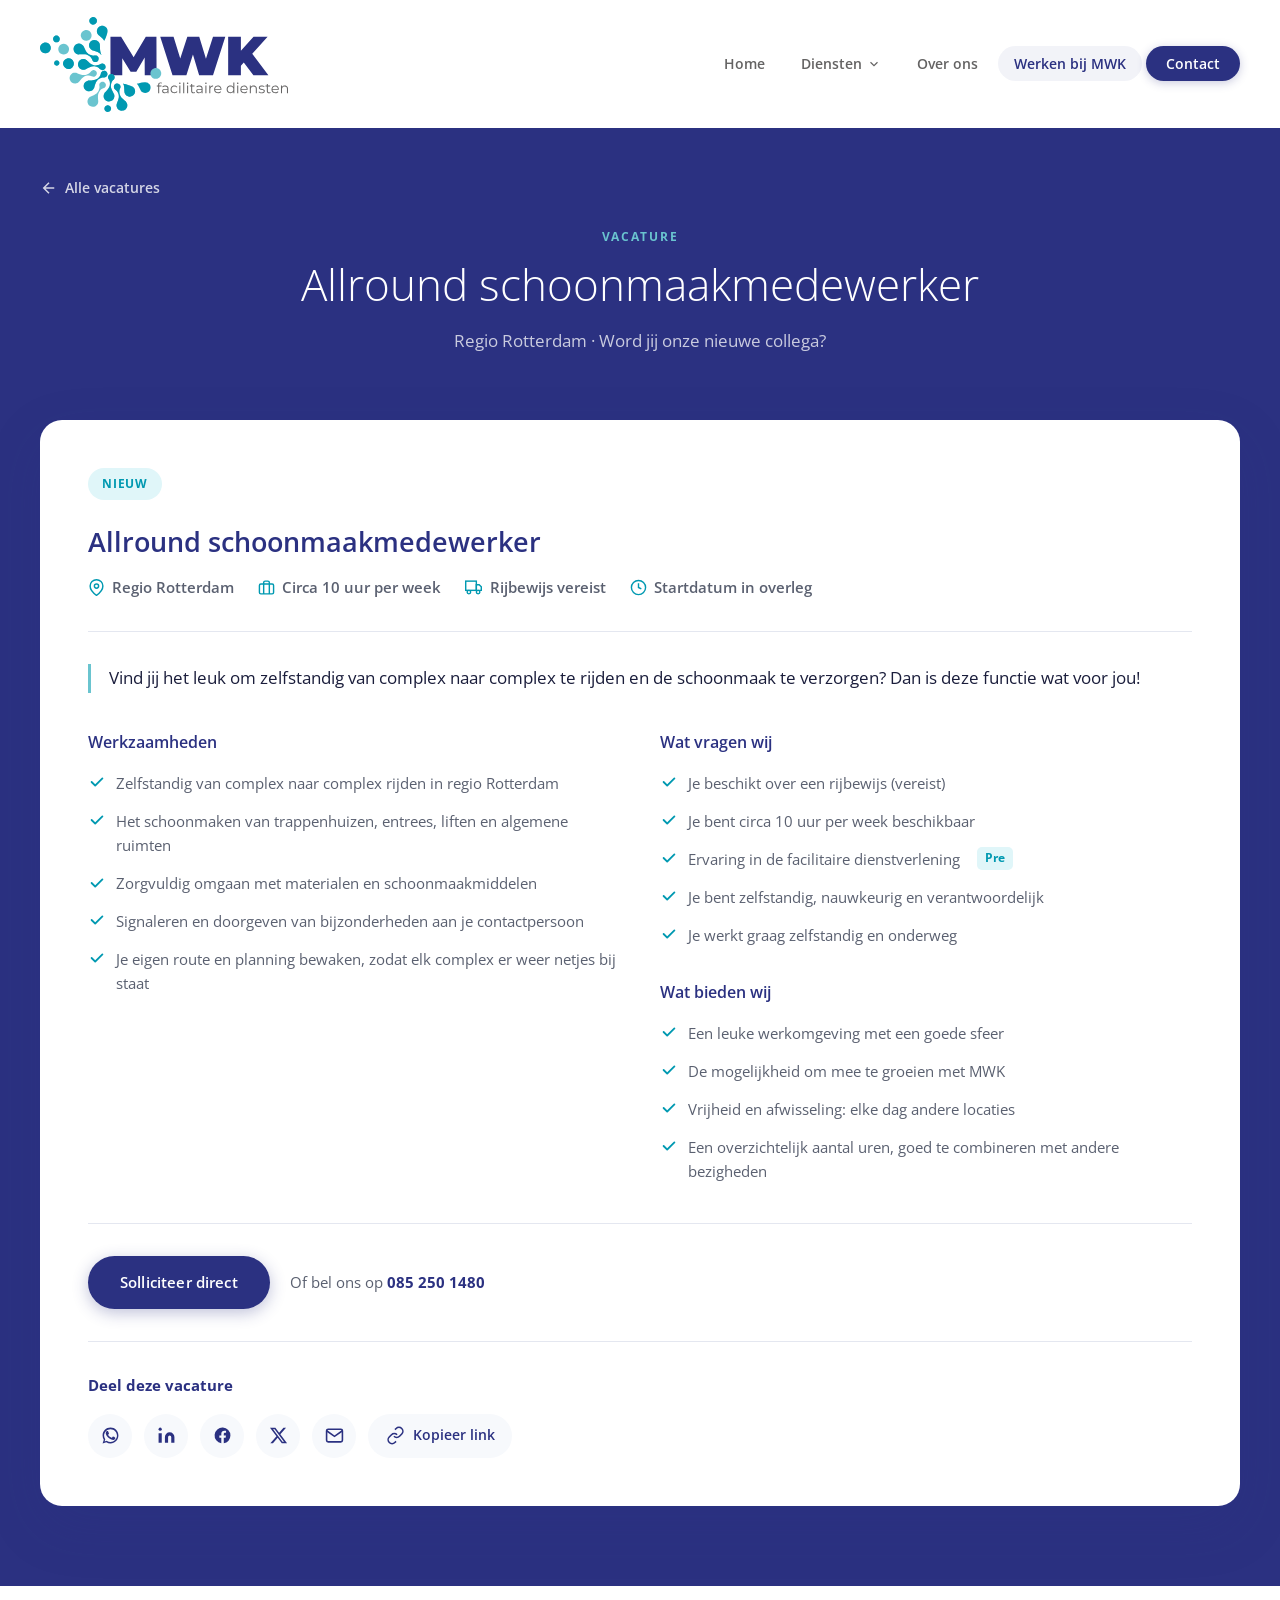
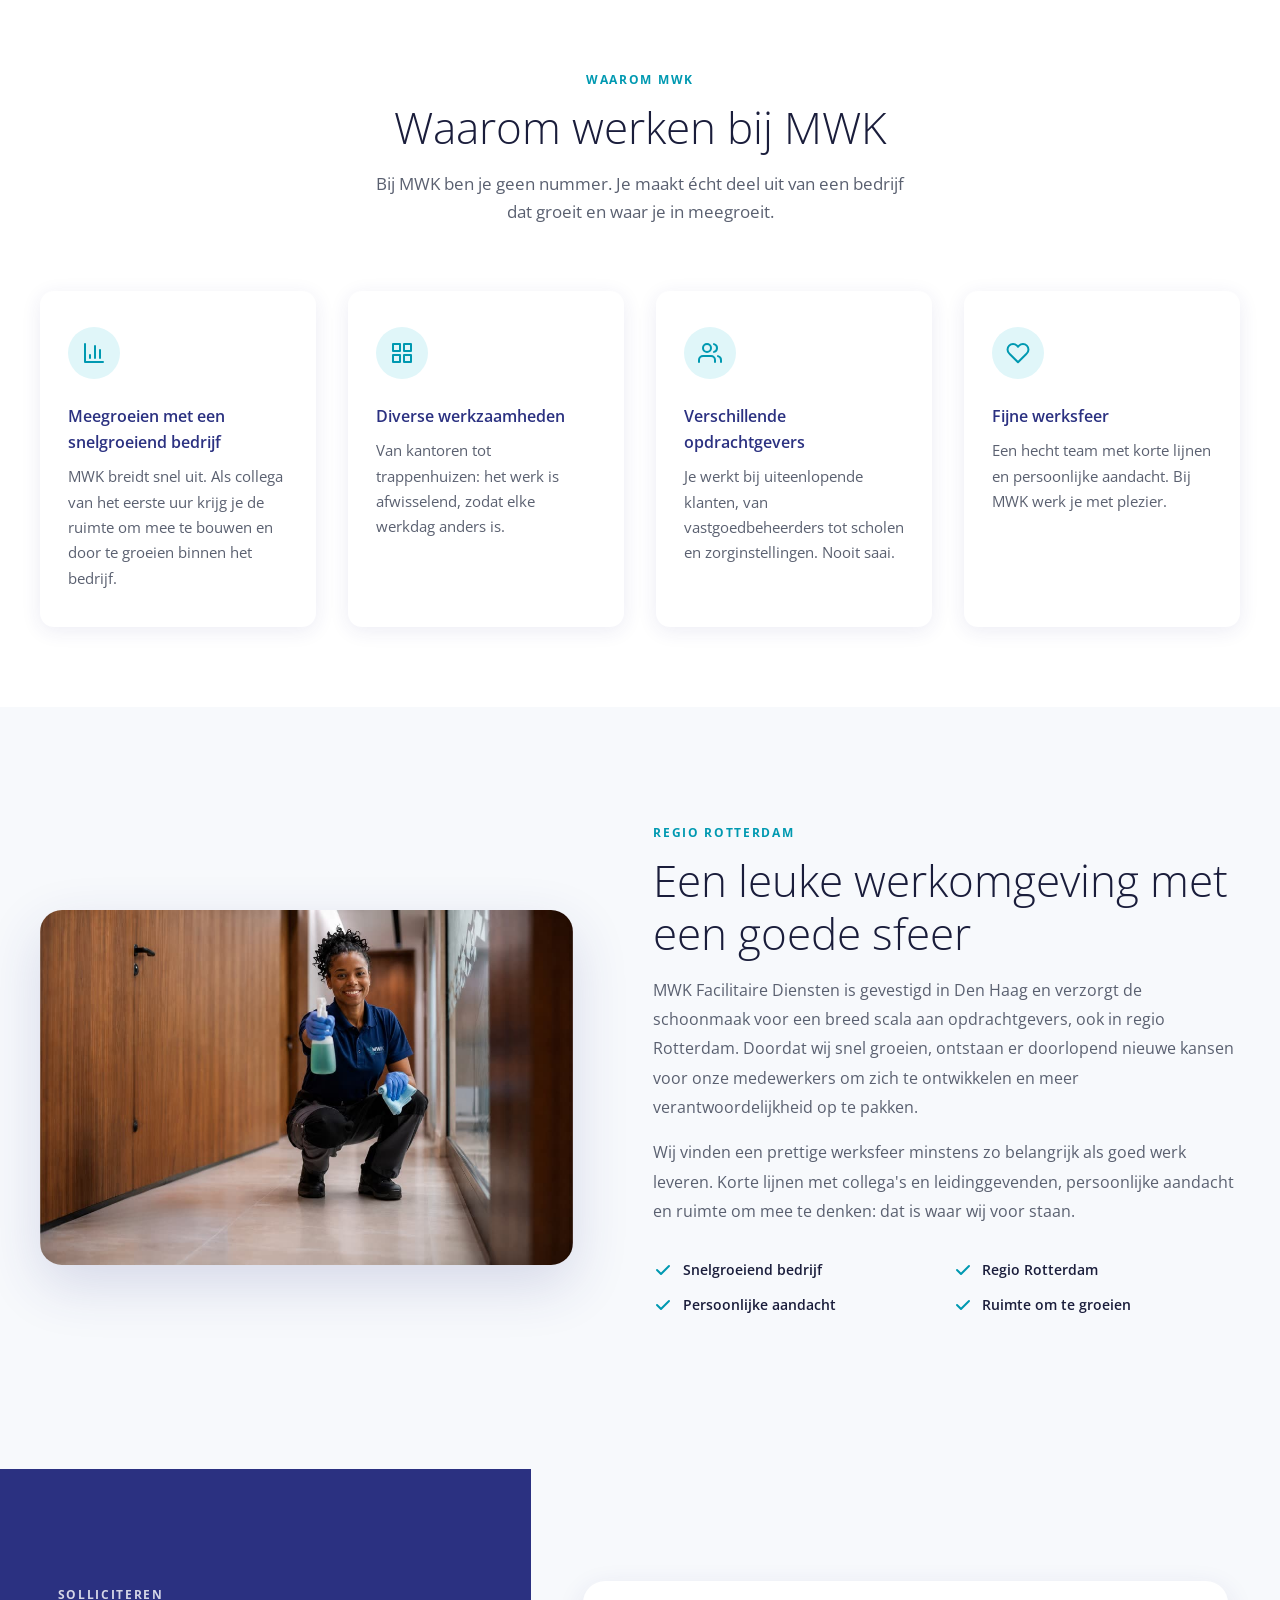
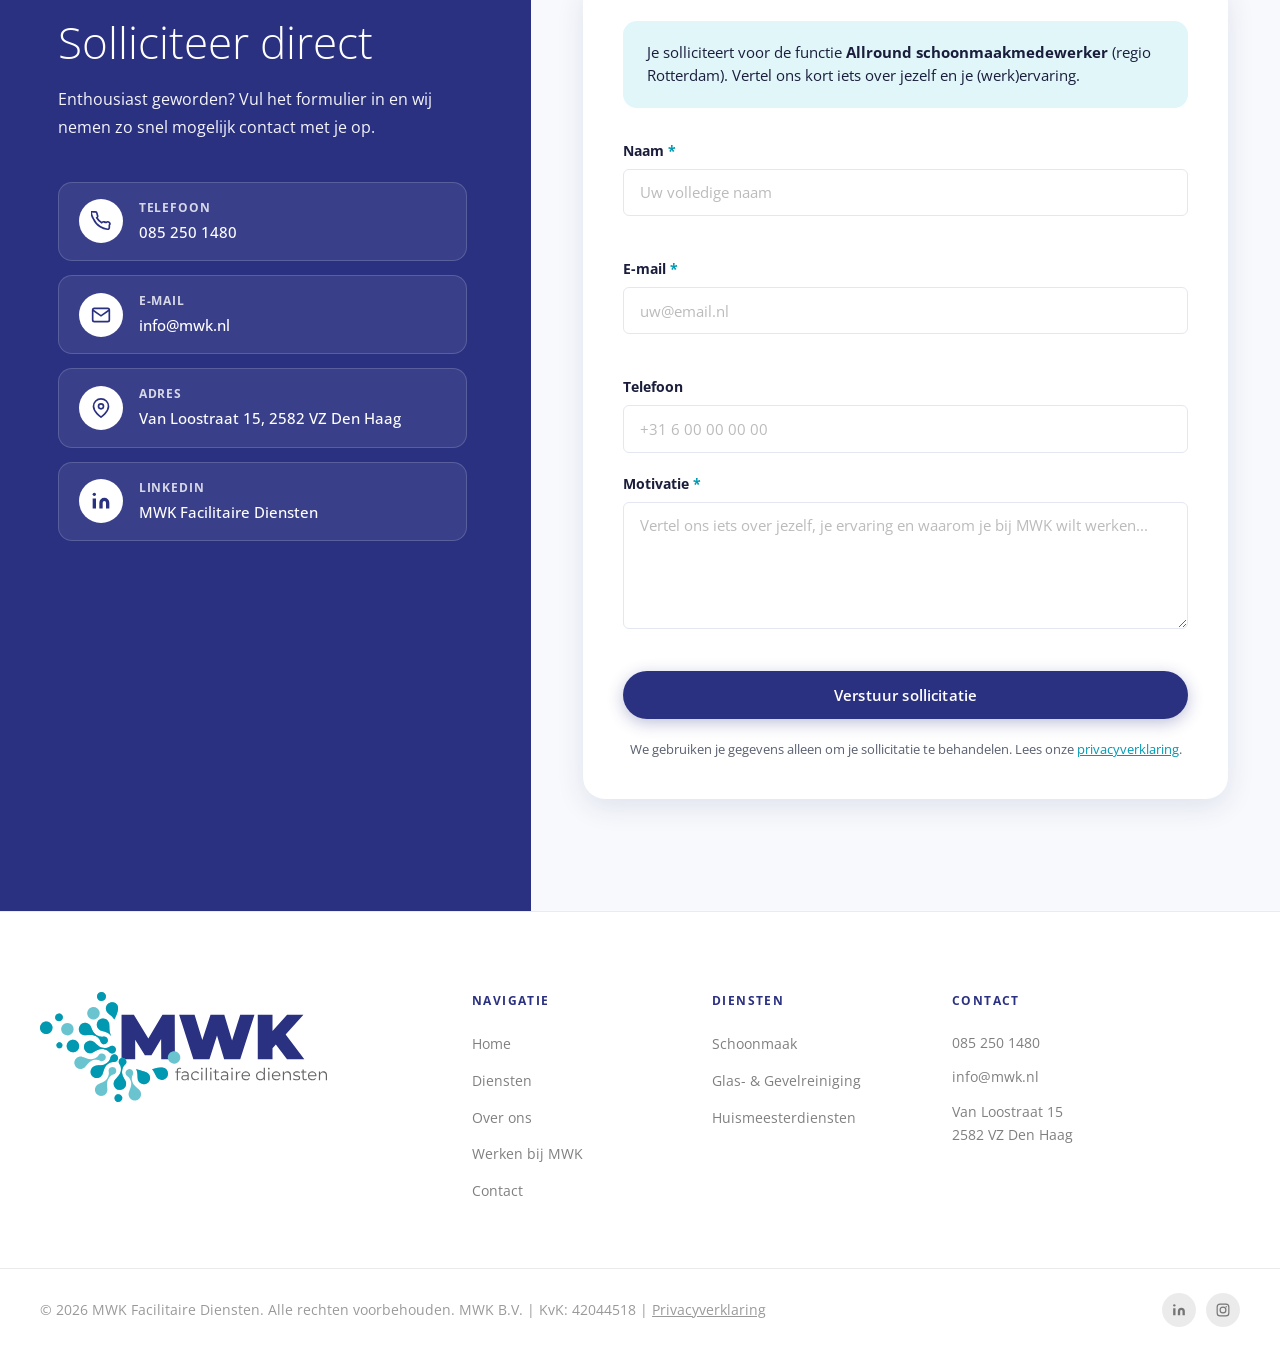
<file: vacature-allround-schoonmaakmedewerker-rotterdam.html>
<!DOCTYPE html>
<html lang="nl">
<head>
  <meta charset="UTF-8" />
  <meta name="viewport" content="width=device-width, initial-scale=1.0" />
  <meta name="theme-color" content="#2b3181" />
  <meta name="description" content="Vacature Allround schoonmaakmedewerker in regio Rotterdam bij MWK Facilitaire Diensten. Rij zelfstandig van complex naar complex en verzorg de schoonmaak. Circa 10 uur per week, rijbewijs vereist." />
  <meta name="keywords" content="werken bij MWK, vacature schoonmaak Rotterdam, allround schoonmaakmedewerker, schoonmaakmedewerker Rotterdam, bijbaan schoonmaak Rotterdam, schoonmaak complexen, parttime schoonmaak, MWK facilitaire diensten vacature" />
  <meta name="author" content="MWK Facilitaire Diensten" />
  <meta property="og:title" content="Vacature: Allround schoonmaakmedewerker regio Rotterdam | MWK" />
  <meta property="og:description" content="Vind jij het leuk om zelfstandig van complex naar complex te rijden en de schoonmaak te verzorgen? MWK zoekt een allround schoonmaakmedewerker in regio Rotterdam, circa 10 uur per week." />
  <meta property="og:type" content="website" />
  <meta property="og:url" content="https://www.mwk.nl/vacature-allround-schoonmaakmedewerker-rotterdam.html" />
  <meta property="og:image" content="https://www.mwk.nl/images/optimized/Schoonmaak_specialisme.jpg" />
  <link rel="canonical" href="https://www.mwk.nl/vacature-allround-schoonmaakmedewerker-rotterdam.html" />
  <link rel="icon" href="/favicon.ico?v=5" sizes="48x48" />
  <link rel="icon" href="images/favicon.png?v=5" type="image/png" sizes="480x480" />
  <link rel="icon" href="images/favicon.svg?v=5" type="image/svg+xml" />
  <link rel="apple-touch-icon" href="images/apple-touch-icon.png?v=5" />
  <title>Vacature Allround schoonmaakmedewerker Rotterdam | MWK Facilitaire Diensten</title>
  <link rel="stylesheet" href="css/style.css" />
  <script type="application/ld+json">
  {
    "@context": "https://schema.org",
    "@type": "Organization",
    "name": "MWK Facilitaire Diensten",
    "legalName": "MWK B.V.",
    "url": "https://www.mwk.nl",
    "telephone": "+31852501480",
    "email": "info@mwk.nl",
    "address": {
      "@type": "PostalAddress",
      "streetAddress": "Van Loostraat 15",
      "postalCode": "2582 VZ",
      "addressLocality": "Den Haag",
      "addressCountry": "NL"
    },
    "description": "Professioneel schoonmaakbedrijf met persoonlijke aanpak, vakkundig personeel en milieuvriendelijke werkwijze, gevestigd in Den Haag en landelijk actief."
  }
  </script>
  <script type="application/ld+json">
  {
    "@context": "https://schema.org",
    "@type": "BreadcrumbList",
    "itemListElement": [
      { "@type": "ListItem", "position": 1, "name": "Home", "item": "https://www.mwk.nl/" },
      { "@type": "ListItem", "position": 2, "name": "Werken bij MWK", "item": "https://www.mwk.nl/werken-bij-mwk.html" },
      { "@type": "ListItem", "position": 3, "name": "Allround schoonmaakmedewerker (regio Rotterdam)", "item": "https://www.mwk.nl/vacature-allround-schoonmaakmedewerker-rotterdam.html" }
    ]
  }
  </script>
  <script type="application/ld+json">
  {
    "@context": "https://schema.org/",
    "@type": "JobPosting",
    "title": "Allround schoonmaakmedewerker",
    "description": "Vind jij het leuk om zelfstandig van complex naar complex te rijden en de schoonmaak te verzorgen? MWK Facilitaire Diensten zoekt een allround schoonmaakmedewerker voor het zelfstandig schoonmaken van trappenhuizen, entrees, liften en algemene ruimten van complexen in regio Rotterdam. Het gaat om circa 10 uur per week. Een rijbewijs is vereist.",
    "identifier": {
      "@type": "PropertyValue",
      "name": "MWK Facilitaire Diensten",
      "value": "allround-schoonmaakmedewerker-rotterdam"
    },
    "datePosted": "2026-11-07",
    "validThrough": "2027-02-07",
    "employmentType": "PART_TIME",
    "workHours": "Circa 10 uur per week",
    "hiringOrganization": {
      "@type": "Organization",
      "name": "MWK Facilitaire Diensten",
      "sameAs": "https://www.mwk.nl",
      "logo": "https://www.mwk.nl/Brand%20assets/MWK%20-%20Logo%20CMYK.svg"
    },
    "jobLocation": {
      "@type": "Place",
      "address": {
        "@type": "PostalAddress",
        "addressLocality": "Rotterdam",
        "addressRegion": "Zuid-Holland",
        "addressCountry": "NL"
      }
    }
  }
  </script>
  <style>

    /* Waarom werken bij MWK */
    .redenen-section {
      padding: 5rem 0;
      background: var(--clr-white);
    }
    .redenen__grid {
      display: grid;
      grid-template-columns: repeat(4, 1fr);
      gap: 2rem;
      margin-top: 3rem;
    }
    @media (max-width: 1000px) {
      .redenen__grid { grid-template-columns: repeat(2, 1fr); }
    }
    @media (max-width: 640px) {
      .redenen__grid { grid-template-columns: 1fr; max-width: 420px; margin-inline: auto; }
    }
    .reden-card {
      background: var(--clr-white);
      border-radius: var(--radius-md);
      padding: 2.25rem 1.75rem;
      box-shadow: var(--shadow-card);
    }
    .reden-card__icon {
      width: 52px;
      height: 52px;
      border-radius: 50%;
      background: var(--clr-accent-l);
      color: var(--clr-accent-d);
      display: flex;
      align-items: center;
      justify-content: center;
      margin-bottom: 1.5rem;
    }
    .reden-card__icon svg { width: 24px; height: 24px; }
    .reden-card__title {
      font-size: 1.02rem;
      font-weight: 600;
      color: var(--clr-primary);
      margin-bottom: .6rem;
    }
    .reden-card__desc {
      color: var(--clr-text-lt);
      line-height: 1.7;
      font-size: .93rem;
    }

    /* Sfeer / verhaal sectie */
    .sfeer-section { background: var(--clr-gray-lt); }

    /* Vacature */
    .vacature-section {
      padding-top: calc(var(--header-h) + 3rem);
      padding-bottom: 5rem;
      background: var(--clr-primary);
      color: var(--clr-white);
    }
    .vacature-card {
      background: var(--clr-white);
      border-radius: var(--radius-lg);
      box-shadow: var(--shadow-lg);
      padding: 3rem;
      margin-top: 3rem;
      color: var(--clr-text);
    }
    @media (max-width: 640px) {
      .vacature-card { padding: 2rem 1.5rem; }
      .vacature-card__title { font-size: 1.4rem; }
    }
    .vacature-card__badge {
      display: inline-flex;
      align-items: center;
      gap: .4rem;
      background: var(--clr-accent-l);
      color: var(--clr-accent-d);
      font-size: .78rem;
      font-weight: 700;
      text-transform: uppercase;
      letter-spacing: .05em;
      padding: .4rem .9rem;
      border-radius: 50px;
      margin-bottom: 1.25rem;
    }
    .vacature-card__title {
      font-size: 1.7rem;
      font-weight: 600;
      color: var(--clr-primary);
      margin-bottom: .75rem;
      overflow-wrap: break-word;
      hyphens: auto;
    }
    .vacature-card__meta {
      display: flex;
      flex-wrap: wrap;
      gap: 1.5rem;
      color: var(--clr-text-lt);
      font-size: .92rem;
      font-weight: 600;
      margin-bottom: 2rem;
      padding-bottom: 2rem;
      border-bottom: 1px solid var(--clr-gray-md);
    }
    .vacature-card__meta span {
      display: inline-flex;
      align-items: center;
      gap: .45rem;
    }
    .vacature-card__meta svg { width: 17px; height: 17px; color: var(--clr-accent-d); flex-shrink: 0; }
    .vacature-card__grid {
      display: grid;
      grid-template-columns: 1fr 1fr;
      gap: 2.5rem;
    }
    @media (max-width: 720px) {
      .vacature-card__grid { grid-template-columns: 1fr; }
    }
    .vacature-card__heading {
      font-size: 1.02rem;
      font-weight: 600;
      color: var(--clr-primary);
      margin-bottom: 1rem;
    }
    .vacature-list {
      list-style: none;
      display: flex;
      flex-direction: column;
      gap: .85rem;
    }
    .vacature-list li {
      display: flex;
      align-items: flex-start;
      gap: .65rem;
      color: var(--clr-text-lt);
      line-height: 1.6;
      font-size: .95rem;
    }
    .vacature-list svg {
      width: 18px;
      height: 18px;
      color: var(--clr-accent-d);
      flex-shrink: 0;
      margin-top: .15rem;
    }
    .vacature-card__pre {
      display: inline-block;
      background: var(--clr-accent-l);
      color: var(--clr-accent-d);
      font-size: .78rem;
      font-weight: 700;
      padding: .1rem .5rem;
      border-radius: 5px;
      margin-left: .4rem;
    }
    .vacature-card__cta {
      margin-top: 2.5rem;
      padding-top: 2rem;
      border-top: 1px solid var(--clr-gray-md);
      display: flex;
      flex-wrap: wrap;
      align-items: center;
      gap: 1.25rem;
    }
    .vacature-card__cta p {
      color: var(--clr-text-lt);
      font-size: .93rem;
      margin: 0;
    }

    /* Delen */
    .vacature-card__share {
      margin-top: 2rem;
      padding-top: 2rem;
      border-top: 1px solid var(--clr-gray-md);
    }
    .vacature-card__share-label {
      font-size: .93rem;
      font-weight: 700;
      color: var(--clr-primary);
      margin-bottom: 1rem;
    }
    .vacature-share {
      display: flex;
      flex-wrap: wrap;
      align-items: center;
      gap: .75rem;
    }
    .vacature-share__link {
      display: inline-flex;
      align-items: center;
      justify-content: center;
      gap: .5rem;
      width: 44px;
      height: 44px;
      border-radius: 50%;
      background: var(--clr-gray-lt);
      color: var(--clr-primary);
      border: none;
      cursor: pointer;
      font: inherit;
      transition: background var(--transition), color var(--transition), transform var(--transition);
    }
    .vacature-share__link:hover {
      background: var(--clr-primary);
      color: var(--clr-white);
      transform: translateY(-2px);
    }
    .vacature-share__link svg { width: 19px; height: 19px; flex-shrink: 0; }
    .vacature-share__link--copy {
      width: auto;
      padding: 0 1.1rem;
      border-radius: 50px;
      font-size: .87rem;
      font-weight: 600;
    }
    .vacature-share__link--copy.is-copied {
      background: var(--clr-accent-d);
      color: var(--clr-white);
    }

    /* Terug naar overzicht */
    .vacature-back {
      display: inline-flex;
      align-items: center;
      gap: .45rem;
      color: rgba(255,255,255,.8);
      font-size: .9rem;
      font-weight: 600;
      text-decoration: none;
      margin-bottom: 1.5rem;
      transition: color var(--transition);
    }
    .vacature-back:hover { color: var(--clr-white); }
    .vacature-back svg { width: 18px; height: 18px; }

    /* Intro */
    .vacature-card__intro {
      font-size: 1.05rem;
      line-height: 1.7;
      color: var(--clr-text);
      margin-bottom: 2.25rem;
      padding-left: 1.1rem;
      border-left: 3px solid var(--clr-accent);
    }

    /* Solliciteer / contact */
    .solliciteer-note {
      background: var(--clr-accent-l);
      color: var(--clr-text);
      border-radius: var(--radius-md);
      padding: 1.25rem 1.5rem;
      font-size: .92rem;
      line-height: 1.6;
      margin-bottom: 2rem;
    }
  </style>
</head>
<body>

  <!-- ===== HEADER / NAV ===== -->
  <header class="header" id="header">
    <div class="container header__inner">
      <a href="index.html" class="header__logo" aria-label="MWK Facilitaire Diensten – home">
        <svg xmlns="http://www.w3.org/2000/svg" viewBox="0 0 422 157.69" class="logo-svg" aria-hidden="true">
          <defs>
            <style>.l1{fill:#2b3181}.l2{fill:#646363}.l3{fill:#6ac4cf}.l4{fill:#0099b1}</style>
          </defs>
          <polygon class="l1" points="175.62 32.74 155.42 66.68 134.63 32.74 116.96 32.74 116.96 96.51 136.54 96.51 136.54 68.43 150.39 90.77 159.86 90.77 173.74 67.42 173.89 96.51 193.48 96.51 193.29 32.74 175.62 32.74"/>
          <polygon class="l1" points="275.47 69.46 264.34 32.74 244.58 32.74 232.81 68.97 221.71 32.74 199.58 32.74 219.98 96.51 243.03 96.51 253.88 62.41 264.16 96.51 287.21 96.51 307.61 32.74 287.21 32.74 275.47 69.46"/>
          <polygon class="l1" points="354.25 96.51 379.12 96.51 352.33 60.84 377.85 32.74 354.44 32.74 333.48 55.84 333.48 32.74 312.35 32.74 312.35 96.51 333.48 96.51 333.48 80.72 338.27 75.4 354.25 96.51"/>
          <path class="l2" d="M193.93,115.3v-1.42h7.8v1.42h-7.8ZM196.18,126.49v-14.18c0-1.12.33-2.02.98-2.71.66-.69,1.6-1.03,2.83-1.03.48,0,.94.06,1.39.19.45.13.82.33,1.13.6l-.58,1.27c-.24-.21-.52-.36-.84-.47-.32-.1-.66-.16-1.03-.16-.72,0-1.27.2-1.66.6-.38.4-.58.99-.58,1.78v1.92l.05.79v11.4h-1.7Z"/>
          <path class="l2" d="M207.34,126.61c-.94,0-1.76-.16-2.46-.47-.7-.31-1.23-.74-1.6-1.3-.37-.55-.55-1.19-.55-1.91,0-.66.16-1.25.47-1.79s.82-.97,1.54-1.3c.71-.33,1.67-.49,2.87-.49h4.34v1.27h-4.3c-1.22,0-2.06.22-2.53.65-.47.43-.71.97-.71,1.61,0,.72.28,1.3.84,1.73s1.34.65,2.35.65,1.79-.22,2.48-.66c.7-.44,1.2-1.08,1.52-1.91l.38,1.18c-.32.83-.88,1.5-1.67,1.99s-1.79.74-2.99.74ZM211.69,126.49v-2.78l-.07-.46v-4.66c0-1.07-.3-1.9-.9-2.47-.6-.58-1.49-.86-2.68-.86-.82,0-1.59.14-2.33.41-.74.27-1.36.63-1.87,1.08l-.77-1.27c.64-.54,1.41-.96,2.3-1.26.9-.3,1.84-.44,2.83-.44,1.63,0,2.89.4,3.78,1.21.89.81,1.33,2.04,1.33,3.68v7.82h-1.63Z"/>
          <path class="l2" d="M223.18,126.61c-1.25,0-2.36-.28-3.35-.83-.98-.55-1.76-1.31-2.32-2.28-.56-.97-.84-2.08-.84-3.32s.28-2.38.84-3.34c.56-.96,1.33-1.71,2.32-2.26.98-.54,2.1-.82,3.35-.82,1.07,0,2.04.21,2.9.62.86.42,1.54,1.04,2.04,1.87l-1.27.86c-.43-.64-.97-1.11-1.61-1.42-.64-.3-1.34-.46-2.09-.46-.9,0-1.7.2-2.42.61s-1.29.98-1.7,1.72c-.42.74-.62,1.6-.62,2.59s.21,1.86.62,2.59.98,1.31,1.7,1.72,1.53.61,2.42.61c.75,0,1.45-.15,2.09-.46s1.18-.77,1.61-1.39l1.27.86c-.5.82-1.18,1.44-2.04,1.86-.86.42-1.83.64-2.9.64Z"/>
          <path class="l2" d="M232.13,111.1c-.35,0-.65-.12-.89-.36s-.36-.53-.36-.86.12-.62.36-.85c.24-.23.54-.35.89-.35s.65.11.89.34c.24.22.36.5.36.84s-.12.65-.35.89c-.23.24-.53.36-.9.36ZM231.27,126.49v-12.6h1.7v12.6h-1.7Z"/>
          <path class="l2" d="M237.73,126.49v-17.81h1.7v17.81h-1.7Z"/>
          <path class="l2" d="M245.05,111.1c-.35,0-.65-.12-.89-.36-.24-.24-.36-.53-.36-.86s.12-.62.36-.85c.24-.23.54-.35.89-.35s.65.11.89.34c.24.22.36.5.36.84s-.12.65-.35.89c-.23.24-.53.36-.9.36ZM244.18,126.49v-12.6h1.7v12.6h-1.7Z"/>
          <path class="l2" d="M248.67,115.3v-1.42h7.8v1.42h-7.8ZM254.62,126.61c-1.18,0-2.1-.32-2.74-.96-.64-.64-.96-1.54-.96-2.71v-11.83h1.7v11.74c0,.74.19,1.3.56,1.7.38.4.92.6,1.62.6.75,0,1.38-.22,1.87-.65l.6,1.22c-.34.3-.74.53-1.21.67-.47.14-.96.22-1.45.22Z"/>
          <path class="l2" d="M263.93,126.61c-.94,0-1.76-.16-2.46-.47-.7-.31-1.23-.74-1.6-1.3-.37-.55-.55-1.19-.55-1.91,0-.66.16-1.25.47-1.79.31-.54.82-.97,1.54-1.3s1.67-.49,2.87-.49h4.34v1.27h-4.3c-1.22,0-2.06.22-2.53.65s-.71.97-.71,1.61c0,.72.28,1.3.84,1.73.56.43,1.34.65,2.35.65s1.79-.22,2.48-.66c.7-.44,1.2-1.08,1.52-1.91l.38,1.18c-.32.83-.88,1.5-1.67,1.99s-1.79.74-2.99.74ZM268.28,126.49v-2.78l-.07-.46v-4.66c0-1.07-.3-1.9-.9-2.47-.6-.58-1.49-.86-2.68-.86-.82,0-1.59.14-2.33.41-.74.27-1.36.63-1.87,1.08l-.77-1.27c.64-.54,1.41-.96,2.3-1.26.9-.3,1.84-.44,2.83-.44,1.63,0,2.89.4,3.78,1.21.89.81,1.33,2.04,1.33,3.68v7.82h-1.63Z"/>
          <path class="l2" d="M275.41,111.1c-.35,0-.65-.12-.89-.36-.24-.24-.36-.53-.36-.86s.12-.62.36-.85c.24-.23.54-.35.89-.35s.65.11.89.34c.24.22.36.5.36.84s-.12.65-.35.89c-.23.24-.53.36-.9.36ZM274.54,126.49v-12.6h1.7v12.6h-1.7Z"/>
          <path class="l2" d="M281,126.49v-12.6h1.63v3.43l-.17-.6c.35-.96.94-1.69,1.78-2.2.83-.5,1.86-.76,3.1-.76v1.66c-.06,0-.13,0-.19-.01-.06,0-.13-.01-.19-.01-1.33,0-2.37.4-3.12,1.21s-1.13,1.96-1.13,3.44v6.43h-1.7Z"/>
          <path class="l2" d="M295.66,126.61c-1.31,0-2.46-.28-3.46-.83-.99-.55-1.77-1.31-2.33-2.28-.56-.97-.84-2.08-.84-3.32s.27-2.35.8-3.31,1.27-1.72,2.21-2.27c.94-.55,1.99-.83,3.16-.83s2.24.27,3.16.8,1.64,1.29,2.17,2.26c.53.97.79,2.08.79,3.35,0,.08,0,.16-.01.25s-.01.18-.01.28h-10.97v-1.27h10.06l-.67.5c0-.91-.2-1.72-.59-2.44-.39-.71-.92-1.27-1.6-1.67-.67-.4-1.45-.6-2.33-.6s-1.64.2-2.33.6c-.69.4-1.22.96-1.61,1.68-.38.72-.58,1.54-.58,2.47v.26c0,.96.21,1.8.64,2.53.42.73,1.02,1.3,1.78,1.7s1.63.61,2.6.61c.77,0,1.48-.14,2.15-.41s1.24-.69,1.72-1.25l.96,1.1c-.56.67-1.26,1.18-2.1,1.54-.84.35-1.76.53-2.77.53Z"/>
          <path class="l2" d="M316.11,126.61c-1.2,0-2.28-.27-3.23-.82-.95-.54-1.7-1.3-2.24-2.27s-.82-2.08-.82-3.35.27-2.4.82-3.36,1.29-1.71,2.24-2.24c.95-.54,2.03-.8,3.23-.8,1.1,0,2.09.25,2.96.74.87.5,1.57,1.22,2.09,2.17.52.95.78,2.12.78,3.49s-.26,2.52-.77,3.48c-.51.96-1.2,1.69-2.08,2.2s-1.87.76-2.99.76ZM316.23,125.09c.9,0,1.7-.2,2.41-.61.71-.41,1.27-.98,1.68-1.73.41-.74.61-1.6.61-2.58s-.2-1.86-.61-2.59c-.41-.74-.97-1.31-1.68-1.72-.71-.41-1.52-.61-2.41-.61s-1.67.2-2.38.61-1.26.98-1.68,1.72c-.42.74-.62,1.6-.62,2.59s.21,1.84.62,2.58c.42.74.98,1.32,1.68,1.73s1.5.61,2.38.61ZM320.98,126.49v-3.79l.17-2.54-.24-2.54v-8.93h1.7v17.81h-1.63Z"/>
          <path class="l2" d="M328.23,111.1c-.35,0-.65-.12-.89-.36-.24-.24-.36-.53-.36-.86s.12-.62.36-.85c.24-.23.54-.35.89-.35s.65.11.89.34c.24.22.36.5.36.84s-.12.65-.35.89c-.23.24-.53.36-.9.36ZM327.37,126.49v-12.6h1.7v12.6h-1.7Z"/>
          <path class="l2" d="M339.17,126.61c-1.31,0-2.46-.28-3.46-.83-.99-.55-1.77-1.31-2.33-2.28-.56-.97-.84-2.08-.84-3.32s.27-2.35.8-3.31,1.27-1.72,2.21-2.27c.94-.55,1.99-.83,3.16-.83s2.24.27,3.16.8,1.64,1.29,2.17,2.26c.53.97.79,2.08.79,3.35,0,.08,0,.16-.01.25s-.01.18-.01.28h-10.97v-1.27h10.06l-.67.5c0-.91-.2-1.72-.59-2.44-.39-.71-.92-1.27-1.6-1.67-.67-.4-1.45-.6-2.33-.6s-1.64.2-2.33.6c-.69.4-1.22.96-1.61,1.68-.38.72-.58,1.54-.58,2.47v.26c0,.96.21,1.8.64,2.53.42.73,1.02,1.3,1.78,1.7s1.63.61,2.6.61c.77,0,1.48-.14,2.15-.41s1.24-.69,1.72-1.25l.96,1.1c-.56.67-1.26,1.18-2.1,1.54-.84.35-1.76.53-2.77.53Z"/>
          <path class="l2" d="M354.75,113.77c1.02,0,1.92.2,2.7.59s1.38.99,1.82,1.79c.44.8.66,1.81.66,3.02v7.32h-1.7v-7.15c0-1.33-.33-2.33-1-3.01-.66-.68-1.6-1.02-2.8-1.02-.9,0-1.68.18-2.34.54-.66.36-1.18.88-1.54,1.56-.36.68-.54,1.5-.54,2.46v6.62h-1.7v-12.6h1.63v3.46l-.26-.65c.4-.91,1.04-1.63,1.92-2.15.88-.52,1.93-.78,3.14-.78Z"/>
          <path class="l2" d="M367.93,126.61c-1.04,0-2.02-.15-2.95-.44-.93-.3-1.66-.67-2.18-1.12l.77-1.34c.51.38,1.17.72,1.97,1,.8.28,1.64.42,2.52.42,1.2,0,2.06-.19,2.59-.56.53-.38.79-.88.79-1.5,0-.46-.15-.83-.44-1.09-.3-.26-.68-.46-1.16-.6-.48-.14-1.02-.25-1.61-.35-.59-.1-1.18-.21-1.76-.34s-1.12-.32-1.6-.56c-.48-.25-.87-.59-1.16-1.02-.3-.43-.44-1.01-.44-1.73s.19-1.3.58-1.85.95-.97,1.69-1.28c.74-.31,1.65-.47,2.72-.47.82,0,1.63.11,2.45.32.82.22,1.49.5,2.02.85l-.74,1.37c-.56-.38-1.16-.66-1.8-.83-.64-.17-1.28-.25-1.92-.25-1.14,0-1.97.2-2.51.59-.54.39-.8.89-.8,1.5,0,.48.15.86.44,1.13.3.27.69.48,1.18.64.49.15,1.02.28,1.61.37.58.1,1.17.21,1.75.35.58.14,1.12.32,1.61.55.49.23.88.56,1.18.98.3.42.44.98.44,1.67,0,.74-.2,1.37-.61,1.91-.41.54-1,.95-1.78,1.25-.78.3-1.72.44-2.82.44Z"/>
          <path class="l2" d="M374.29,115.3v-1.42h7.8v1.42h-7.8ZM380.24,126.61c-1.18,0-2.1-.32-2.74-.96-.64-.64-.96-1.54-.96-2.71v-11.83h1.7v11.74c0,.74.19,1.3.56,1.7.38.4.92.6,1.62.6.75,0,1.38-.22,1.87-.65l.6,1.22c-.34.3-.74.53-1.21.67-.47.14-.96.22-1.45.22Z"/>
          <path class="l2" d="M390.89,126.61c-1.31,0-2.46-.28-3.46-.83-.99-.55-1.77-1.31-2.33-2.28-.56-.97-.84-2.08-.84-3.32s.27-2.35.8-3.31,1.27-1.72,2.21-2.27c.94-.55,1.99-.83,3.16-.83s2.24.27,3.16.8,1.64,1.29,2.17,2.26c.53.97.79,2.08.79,3.35,0,.08,0,.16-.01.25s-.01.18-.01.28h-10.97v-1.27h10.06l-.67.5c0-.91-.2-1.72-.59-2.44-.39-.71-.92-1.27-1.6-1.67-.67-.4-1.45-.6-2.33-.6s-1.64.2-2.33.6c-.69.4-1.22.96-1.61,1.68-.38.72-.58,1.54-.58,2.47v.26c0,.96.21,1.8.64,2.53.42.73,1.02,1.3,1.78,1.7s1.63.61,2.6.61c.77,0,1.48-.14,2.15-.41s1.24-.69,1.72-1.25l.96,1.1c-.56.67-1.26,1.18-2.1,1.54-.84.35-1.76.53-2.77.53Z"/>
          <path class="l2" d="M406.47,113.77c1.02,0,1.92.2,2.7.59s1.38.99,1.82,1.79c.44.8.66,1.81.66,3.02v7.32h-1.7v-7.15c0-1.33-.33-2.33-1-3.01-.66-.68-1.6-1.02-2.8-1.02-.9,0-1.68.18-2.34.54-.66.36-1.18.88-1.54,1.56-.36.68-.54,1.5-.54,2.46v6.62h-1.7v-12.6h1.63v3.46l-.26-.65c.4-.91,1.04-1.63,1.92-2.15.88-.52,1.93-.78,3.14-.78Z"/>
          <path class="l3" d="M89.86,12.54c3.41-.9,5.42-4.44,4.52-7.86-.96-3.4-4.5-5.41-7.9-4.45-3.41.9-5.37,4.43-4.46,7.84.96,3.4,4.5,5.41,7.84,4.46Z"/>
          <path class="l3" d="M60.11,60.85c1.17.72,2.45,1.1,3.72,1.23.06.04.16,0,.31.02.52.02,1.09.02,1.63-.07,5.69-.27,10.87-1.54,16.22,2.55,1.76,1.39,3.8,3.47,4.39,5.68.04.14.08.29.11.43.32,1.41,1.21,2.61,2.56,3.44,2.63,1.57,6.05.66,7.61-1.97,1.57-2.63.71-6.06-1.93-7.67-1.46-.85-3.14-.97-4.65-.47-2.21.59-5.06-.25-7.1-1.16-6.13-2.75-7.5-7.9-9.99-13.01-.19-.52-.42-1.02-.7-1.46-.09-.13-.16-.21-.22-.25-.7-1.1-1.66-1.98-2.83-2.7-4.22-2.54-9.72-1.13-12.24,3.14-2.54,4.22-1.13,9.72,3.09,12.26Z"/>
          <path class="l3" d="M24.51,41.35c2.71,1.49,6.12.54,7.62-2.12,1.51-2.66.6-6.08-2.12-7.62-2.66-1.51-6.07-.55-7.58,2.11-1.56,2.68-.6,6.08,2.08,7.64Z"/>
          <path class="l3" d="M6.56,42.6c-4.75,1.31-7.55,6.28-6.24,11.02,1.31,4.75,6.23,7.57,10.98,6.26,4.8-1.32,7.61-6.24,6.3-10.99-1.32-4.8-6.28-7.55-11.04-6.29Z"/>
          <path class="l3" d="M30,72.59c-2.08-1.18-4.75-.47-5.92,1.65-1.22,2.09-.47,4.75,1.61,5.93,2.09,1.22,4.75.47,5.97-1.62,1.18-2.08.43-4.74-1.66-5.96Z"/>
          <path class="l3" d="M79.07,39.14c4.8-1.32,7.55-6.28,6.24-11.02-1.31-4.75-6.23-7.57-10.98-6.26-4.8,1.32-7.57,6.23-6.26,10.98,1.32,4.8,6.24,7.61,10.99,6.3Z"/>
          <path class="l3" d="M153.19,115.41c-.07-.08-.18-.11-.3-.18-.47-.23-.98-.41-1.54-.57-3.17-1.12-4.24-1.36-8.86-2.92-2.53-.79-3.15-.97-4.59-1.52,2.26,4.04,1.85,8.37,2.11,12.95-.03,2.02.62,3.9,1.82,5.49,2.95,3.95,8.58,4.78,12.53,1.83,3.94-3,4.72-8.61,1.77-12.57-.8-1.08-1.8-1.94-2.93-2.52Z"/>
          <path class="l3" d="M110.98,146.73c-2.98.79-4.74,3.88-3.9,6.85.79,2.98,3.88,4.74,6.85,3.9,2.97-.84,4.74-3.88,3.9-6.85-.84-2.97-3.88-4.74-6.85-3.9Z"/>
          <path class="l3" d="M85.64,98.15c.13.12.26.19.38.26,1.22.71,2.73.98,4.23.63,2.98-.79,4.75-3.83,4.01-6.83-.73-2.95-3.79-4.76-6.78-4.02-1.64.43-2.94,1.55-3.64,2.97-1.18,1.96-3.74,3.36-5.84,4.17-6.26,2.43-10.88-.26-16.27-2.12-.47-.23-.98-.41-1.53-.52-.11-.02-.22-.05-.33-.07-1.25-.24-2.57-.19-3.89.1-4.78,1.21-7.7,6.11-6.49,10.88,1.23,4.82,6.11,7.7,10.88,6.49,1.35-.36,2.53-.93,3.5-1.75.08-.07.17-.15.25-.22.42-.37.77-.77,1.13-1.17,3.82-4.25,6.58-8.8,13.24-9.69,2.24-.29,5.13-.28,7.13.89Z"/>
          <path class="l3" d="M55.9,75.09c-1.31-4.75-6.23-7.57-10.98-6.26-4.8,1.32-7.61,6.24-6.29,11.04,1.31,4.75,6.28,7.55,11.02,6.24,4.75-1.31,7.57-6.23,6.24-11.02Z"/>
          <path class="l3" d="M108.7,115.78c1.57-2.63.71-6.06-1.92-7.63-2.69-1.6-6.11-.7-7.67,1.93-.85,1.46-1.02,3.15-.47,4.65.54,2.23-.25,5.06-1.16,7.1-2.75,6.13-7.9,7.5-13.05,10-.47.18-.97.41-1.46.7-.08.07-.17.15-.26.17-1.04.74-1.97,1.71-2.64,2.86-2.54,4.22-1.13,9.72,3.09,12.26,4.27,2.52,9.77,1.12,12.31-3.11.67-1.16,1.05-2.44,1.18-3.71.04-.06.06-.17.02-.31.06-.53.02-1.09-.02-1.64-.27-5.69-1.54-10.87,2.55-16.22,1.34-1.75,3.42-3.79,5.68-4.39.14-.04.24-.06.38-.1,1.41-.32,2.66-1.22,3.44-2.56Z"/>
          <path class="l3" d="M47.12,57.7c2.41-4.3.91-9.77-3.38-12.18-4.31-2.46-9.78-.96-12.19,3.33-2.46,4.31-.96,9.78,3.33,12.19,4.31,2.46,9.78.96,12.24-3.35Z"/>
          <path class="l3" d="M119.16,94.45c-3.08-.37-5.85,1.81-6.23,4.84-.22,1.71.36,3.3,1.39,4.47,1.46,1.83,1.82,4.72,1.8,6.99-.03,6.7-4.19,10.02-7.89,14.34-.36.4-.71.81-1.06,1.26-.07.12-.11.18-.13.29-.7,1.06-1.14,2.31-1.35,3.65-.59,4.95,2.9,9.38,7.79,9.98,4.95.59,9.38-2.9,9.98-7.79.21-1.34.07-2.64-.36-3.87l-.09-.34c-.19-.52-.46-.96-.7-1.46-2.58-5.08-5.82-9.32-4.19-15.83.5-2.19,1.58-4.9,3.41-6.36.13-.09.21-.16.35-.25h0c1.11-.86,1.9-2.15,2.11-3.7.37-3.08-1.81-5.85-4.84-6.23Z"/>
          <path class="l3" d="M108.95,83.32c.38-3.04-1.81-5.85-4.89-6.22-1.64-.18-3.25.35-4.41,1.43-1.84,1.41-4.72,1.82-6.99,1.8-6.7-.03-10.02-4.19-14.34-7.89-.42-.4-.82-.76-1.26-1.06-.12-.07-.2-.15-.3-.18-1.06-.7-2.31-1.14-3.64-1.3-4.95-.59-9.37,2.9-9.98,7.79-.61,4.9,2.9,9.37,7.79,9.98,1.33.16,2.63.02,3.87-.36.1-.03.19-.05.32-.14.47-.18.97-.41,1.46-.7,5.09-2.53,9.33-5.77,15.83-4.19,2.2.55,4.91,1.63,6.31,3.42.09.13.17.26.29.33v.05h.01c.86,1.11,2.15,1.9,3.69,2.06,3.1.42,5.87-1.76,6.23-4.84Z"/>
          <path class="l3" d="M110.85,91.47c-1.93-2.42-5.45-2.88-7.87-.95-1.19.93-1.91,2.31-2.11,3.7,0,.16-.02.31-.04.42-.26,2.33-2.02,4.6-3.61,6.21-4.82,4.73-10.07,4.16-15.77,4.59-.52-.02-1.07.03-1.62.12l-.34.09c-1.22.27-2.45.86-3.51,1.7-3.88,3.04-4.56,8.62-1.51,12.55,3.04,3.88,8.67,4.55,12.55,1.51,1.08-.8,1.88-1.84,2.46-2.97.08-.07.11-.18.18-.3.22-.52.4-1.03.52-1.53,1.81-5.42,2.52-10.71,8.24-14.18,1.95-1.19,4.63-2.36,6.91-2.09.12.07.28.08.44.09,1.39.2,2.88-.2,4.12-1.14,2.44-1.88,2.85-5.39.96-7.82Z"/>
          <path class="l3" d="M189.95,85.13c4.75-1.31,9.65,1.46,10.98,6.26,1.31,4.75-1.46,9.65-6.26,10.98-4.75,1.31-9.65-1.46-10.98-6.26-1.31-4.75,1.44-9.7,6.26-10.98Z"/>
          <path class="l3" d="M106.57,39.53c.73-1.33,1.96-3.71,3.07-6.49.43-1.5.98-2.98,1.52-4.51.84-3.13,1.19-6.32.32-8.8-1.85-3.81-6.23-5.9-10.45-4.73-4.75,1.31-7.57,6.23-6.24,11.02.34,1.3.96,2.47,1.79,3.44.06.04.13.12.22.25l1.21,1.07c3.26,2.81,6.63,5.01,8.56,8.76Z"/>
          <path class="l3" d="M99.61,50.84h0c-.07-1.3-.12-2.62-.22-3.96,0-.57-.04-1.12-.18-1.65.02-.11,0-.21-.03-.3-.28-1.26-.86-2.45-1.7-3.51-3.04-3.88-8.68-4.6-12.56-1.56-3.88,3.04-4.6,8.68-1.51,12.55.81,1.12,1.85,1.93,2.98,2.51.06.04.18.11.29.13.52.22,1.03.4,1.54.57,5.15,1.67,10.18,2.41,13.66,7.44,0-.11.01-.22.01-.33-2.45-5.83-2.28-11.88-2.28-11.88Z"/>
          <path class="l4" d="M89.86,12.54c3.41-.9,5.42-4.44,4.52-7.86-.96-3.4-4.5-5.41-7.9-4.45-3.41.9-5.37,4.43-4.46,7.84.96,3.4,4.5,5.41,7.84,4.46Z"/>
          <path class="l4" d="M60.11,60.85c1.17.72,2.45,1.1,3.72,1.23.06.04.16,0,.31.02.52.02,1.09.02,1.63-.07,5.69-.27,10.87-1.54,16.22,2.55,1.76,1.39,3.8,3.47,4.39,5.68.04.14.08.29.11.43.32,1.41,1.21,2.61,2.56,3.44,2.63,1.57,6.05.66,7.61-1.97,1.57-2.63.71-6.06-1.93-7.67-1.46-.85-3.14-.97-4.65-.47-2.21.59-5.06-.25-7.1-1.16-6.13-2.75-7.5-7.9-9.99-13.01-.19-.52-.42-1.02-.7-1.46-.09-.13-.16-.21-.22-.25-.7-1.1-1.66-1.98-2.83-2.7-4.22-2.54-9.72-1.13-12.24,3.14-2.54,4.22-1.13,9.72,3.09,12.26Z"/>
          <path class="l4" d="M24.51,41.35c2.71,1.49,6.12.54,7.62-2.12,1.51-2.66.6-6.08-2.12-7.62-2.66-1.51-6.07-.55-7.58,2.11-1.56,2.68-.6,6.08,2.08,7.64Z"/>
          <path class="l4" d="M6.56,42.6c-4.75,1.31-7.55,6.28-6.24,11.02,1.31,4.75,6.23,7.57,10.98,6.26,4.8-1.32,7.61-6.24,6.3-10.99-1.32-4.8-6.28-7.55-11.04-6.29Z"/>
          <path class="l4" d="M30,72.59c-2.08-1.18-4.75-.47-5.92,1.65-1.22,2.09-.47,4.75,1.61,5.93,2.09,1.22,4.75.47,5.97-1.62,1.18-2.08.43-4.74-1.66-5.96Z"/>
          <path class="l4" d="M153.18,115.43c-.44-.23-.89-.44-1.36-.62-3.06-1.15-6.24-2.01-9.33-3.06-2.53-.79-3.15-.97-4.59-1.52,2.26,4.04,1.85,8.37,2.11,12.95-.03,2.02.62,3.9,1.82,5.49,2.95,3.95,8.58,4.78,12.53,1.83,3.94-3,4.72-8.61,1.77-12.57-.8-1.07-1.8-1.89-2.94-2.5Z"/>
          <path class="l4" d="M110.98,146.73c-2.98.79-4.74,3.88-3.9,6.85.79,2.98,3.88,4.74,6.85,3.9,2.97-.84,4.74-3.88,3.9-6.85-.84-2.97-3.88-4.74-6.85-3.9Z"/>
          <path class="l4" d="M179.14,109.34c-1.26-.68-2.69-1.06-4.19-1.17-3.52-.24-7.26.45-10.57,1.6-.75.26-1.49.56-2.27.78-.28.08-1.14.42-1.4.15,2.7,2.73,3.95,6.29,5.72,9.85.24.5.47,1.01.79,1.44.07.08.1.18.17.26.74,1.04,1.71,1.97,2.91,2.63,4.3,2.41,9.77.91,12.18-3.38,1.61-2.87,1.47-6.51-.28-9.28-.79-1.26-1.85-2.21-3.08-2.87Z"/>
          <path class="l4" d="M55.9,75.09c-1.31-4.75-6.23-7.57-10.98-6.26-4.8,1.32-7.61,6.24-6.29,11.04,1.31,4.75,6.28,7.55,11.02,6.24,4.75-1.31,7.57-6.23,6.24-11.02Z"/>
          <path class="l4" d="M119.16,94.45c-3.08-.37-5.85,1.81-6.23,4.84-.22,1.71.36,3.3,1.39,4.47,1.46,1.83,1.82,4.72,1.8,6.99-.03,6.7-4.19,10.02-7.89,14.34-.36.4-.71.81-1.06,1.26-.07.12-.11.18-.13.29-.7,1.06-1.14,2.31-1.35,3.65-.59,4.95,2.9,9.38,7.79,9.98,4.95.59,9.38-2.9,9.98-7.79.21-1.34.07-2.64-.36-3.87l-.09-.34c-.19-.52-.46-.96-.7-1.46-2.58-5.08-5.82-9.32-4.19-15.83.5-2.19,1.58-4.9,3.41-6.36.13-.09.21-.16.35-.25h0c1.11-.86,1.9-2.15,2.11-3.7.37-3.08-1.81-5.85-4.84-6.23Z"/>
          <path class="l4" d="M108.95,83.32c.38-3.04-1.81-5.85-4.89-6.22-1.64-.18-3.25.35-4.41,1.43-1.84,1.41-4.72,1.82-6.99,1.8-6.7-.03-10.02-4.19-14.34-7.89-.42-.4-.82-.76-1.26-1.06-.12-.07-.2-.15-.3-.18-1.06-.7-2.31-1.14-3.64-1.3-4.95-.59-9.37,2.9-9.98,7.79-.61,4.9,2.9,9.37,7.79,9.98,1.33.16,2.63.02,3.87-.36.1-.03.19-.05.32-.14.47-.18.97-.41,1.46-.7,5.09-2.53,9.33-5.77,15.83-4.19,2.2.55,4.91,1.63,6.31,3.42.09.13.17.26.29.33v.05h.01c.86,1.11,2.15,1.9,3.69,2.06,3.1.42,5.87-1.76,6.23-4.84Z"/>
          <path class="l4" d="M110.85,91.47c-1.93-2.42-5.45-2.88-7.87-.95-1.19.93-1.91,2.31-2.11,3.7,0,.16-.02.31-.04.42-.26,2.33-2.02,4.6-3.61,6.21-4.82,4.73-10.07,4.16-15.77,4.59-.52-.02-1.07.03-1.62.12l-.34.09c-1.22.27-2.45.86-3.51,1.7-3.88,3.04-4.56,8.62-1.51,12.55,3.04,3.88,8.67,4.55,12.55,1.51,1.08-.8,1.88-1.84,2.46-2.97.08-.07.11-.18.18-.3.22-.52.4-1.03.52-1.53,1.81-5.42,2.52-10.71,8.24-14.18,1.95-1.19,4.63-2.36,6.91-2.09.12.07.28.08.44.09,1.39.2,2.88-.2,4.12-1.14,2.44-1.88,2.85-5.39.96-7.82Z"/>
          <path class="l4" d="M106.57,39.53c2.05-3.76,3.82-7.8,4.81-11.98.27-1.15.47-2.31.56-3.49.16-2.06-.06-4.07-1.32-5.77-1.05-1.41-2.52-2.49-4.17-3.09s-3.63-.7-5.41-.21c-3.29.91-5.82,3.69-6.43,7.04-.47,2.59.25,5.56,2.06,7.51.32.34.66.65,1.02.95,3.15,2.73,6.84,5.15,8.83,8.94,0,0,.06.1.06.11Z"/>
          <path class="l4" d="M99.61,50.84h0c-.07-1.3-.12-2.62-.22-3.96,0-.57-.04-1.12-.18-1.65.02-.11,0-.21-.03-.3-.28-1.26-.86-2.45-1.7-3.51-3.04-3.88-8.68-4.6-12.56-1.56-3.88,3.04-4.6,8.68-1.51,12.55.81,1.12,1.85,1.93,2.98,2.51.06.04.18.11.29.13.52.22,1.03.4,1.54.57,5.15,1.67,10.18,2.41,13.66,7.44,0-.11.01-.22.01-.33-2.45-5.83-2.28-11.88-2.28-11.88Z"/>
          <path class="l3" d="M142.91,140.95c-.03-.1-.1-.18-.17-.26-.37-.42-.77-.77-1.22-1.12-4.21-3.83-8.75-6.59-9.64-13.25-.29-2.24-.28-5.13.89-7.13.07-.12.14-.24.21-.37.76-1.23,1.02-2.74.63-4.23-.74-3-3.79-4.76-6.78-4.02-3,.74-4.81,3.8-4.02,6.78.39,1.65,1.5,2.95,2.92,3.65,2.01,1.17,3.41,3.73,4.22,5.83,2.38,6.27-.26,10.88-2.19,16.23-.17.51-.35,1.02-.51,1.58-.02.11-.05.22-.07.33-.24,1.25-.19,2.57.15,3.87,1.21,4.78,6.11,7.7,10.88,6.49s7.7-6.11,6.47-10.93c-.34-1.3-.96-2.47-1.79-3.44Z"/>
          <path class="l4" d="M142.91,140.95c-.03-.1-.1-.18-.17-.26-.37-.42-.77-.77-1.22-1.12-4.21-3.83-8.75-6.59-9.64-13.25-.29-2.24-.28-5.13.89-7.13.07-.12.14-.24.21-.37.76-1.23,1.02-2.74.63-4.23-.74-3-3.79-4.76-6.78-4.02-3,.74-4.81,3.8-4.02,6.78.39,1.65,1.5,2.95,2.92,3.65,2.01,1.17,3.41,3.73,4.22,5.83,2.38,6.27-.26,10.88-2.19,16.23-.17.51-.35,1.02-.51,1.58-.02.11-.05.22-.07.33-.24,1.25-.19,2.57.15,3.87,1.21,4.78,6.11,7.7,10.88,6.49s7.7-6.11,6.47-10.93c-.34-1.3-.96-2.47-1.79-3.44Z"/>
        </svg>
      </a>

      <nav class="nav" id="nav" role="navigation" aria-label="Hoofdnavigatie">
        <ul class="nav__list">
          <li><a href="index.html" class="nav__link">Home</a></li>
          <li class="nav__item--mega">
            <a href="index.html#diensten" class="nav__link nav__link--mega" aria-haspopup="true">
              Diensten
              <svg class="nav__caret" viewBox="0 0 24 24" fill="none" stroke="currentColor" stroke-width="2" aria-hidden="true"><path d="M6 9l6 6 6-6"/></svg>
            </a>
            <div class="mega-menu">
              <div class="container">
                <div class="mega-menu__inner">
                  <a href="schoonmaak.html" class="mega-menu__item">
                    <span class="mega-menu__img"><img src="images/optimized/Schoonmaak_7.jpg" alt="" style="object-position: center 20%;" loading="lazy" /></span>
                    <span class="mega-menu__body">
                      <span class="mega-menu__title">Schoonmaak</span>
                      <span class="mega-menu__desc">Kantoren, bedrijfsruimten en woonruimten, volledig afgestemd op uw wensen en planning.</span>
                    </span>
                  </a>
                  <a href="glas-gevelreiniging.html" class="mega-menu__item">
                    <span class="mega-menu__img"><img src="images/optimized/Glas-en-Gevel_19.jpg" alt="" style="object-position: center;" loading="lazy" /></span>
                    <span class="mega-menu__body">
                      <span class="mega-menu__title">Glas- &amp; Gevelreiniging</span>
                      <span class="mega-menu__desc">Vlekkeloze ramen en gevels voor een representatieve uitstraling.</span>
                    </span>
                  </a>
                  <a href="huismeesterdiensten.html" class="mega-menu__item">
                    <span class="mega-menu__img"><img src="images/optimized/Huismeester_28.jpg" alt="" style="object-position: center top;" loading="lazy" /></span>
                    <span class="mega-menu__body">
                      <span class="mega-menu__title">Huismeesterdiensten</span>
                      <span class="mega-menu__desc">Een vast aanspreekpunt dat uw pand beheert en onderhoudt.</span>
                    </span>
                  </a>
                </div>
                <a href="index.html#diensten" class="mega-menu__all">
                  Bekijk alle diensten
                  <svg viewBox="0 0 24 24" fill="none" stroke="currentColor" stroke-width="2" aria-hidden="true"><path d="M5 12h14M12 5l7 7-7 7"/></svg>
                </a>
              </div>
            </div>
          </li>
          <li><a href="over-ons.html" class="nav__link">Over ons</a></li>
          <li><a href="werken-bij-mwk.html" class="nav__link nav__link--active">Werken bij MWK</a></li>
          <li><a href="#contact" class="nav__link nav__link--cta">Contact</a></li>
        </ul>
      </nav>

      <a href="tel:+31852501480" class="header__call" aria-label="Bel MWK Facilitaire Diensten: 085 250 1480">
        <svg viewBox="0 0 24 24" fill="none" stroke="currentColor" stroke-width="2" stroke-linecap="round" stroke-linejoin="round" aria-hidden="true"><path d="M22 16.92v3a2 2 0 0 1-2.18 2 19.79 19.79 0 0 1-8.63-3.07 19.5 19.5 0 0 1-6-6 19.79 19.79 0 0 1-3.07-8.67A2 2 0 0 1 4.11 2h3a2 2 0 0 1 2 1.72c.13.96.36 1.9.7 2.81a2 2 0 0 1-.45 2.11L8.09 9.91a16 16 0 0 0 6 6l1.27-1.27a2 2 0 0 1 2.11-.45c.91.34 1.85.57 2.81.7A2 2 0 0 1 22 16.92z"/></svg>
      </a>
      <button class="hamburger" id="hamburger" aria-label="Menu openen" aria-expanded="false" aria-controls="nav">
        <span></span><span></span><span></span>
      </button>
    </div>
  </header>

  <main>

    <!-- ===== VACATURE ===== -->
    <section class="vacature-section" id="vacature" aria-labelledby="vacature-titel">
      <div class="container">
        <a href="werken-bij-mwk.html" class="vacature-back">
          <svg viewBox="0 0 24 24" fill="none" stroke="currentColor" stroke-width="2" aria-hidden="true"><path d="M19 12H5M12 19l-7-7 7-7"/></svg>
          Alle vacatures
        </a>
        <header class="section-header">
          <p class="section-label" style="color: var(--clr-accent);">Vacature</p>
          <h1 class="section-title" id="vacature-titel" style="color: var(--clr-white);">Allround schoonmaakmedewerker</h1>
          <p class="section-sub" style="color: rgba(255,255,255,.75);">Regio Rotterdam &middot; Word jij onze nieuwe collega?</p>
        </header>

        <article class="vacature-card">
          <span class="vacature-card__badge">Nieuw</span>
          <h2 class="vacature-card__title">Allround schoonmaakmedewerker</h2>
          <div class="vacature-card__meta">
            <span>
              <svg viewBox="0 0 24 24" fill="none" stroke="currentColor" stroke-width="2"><path d="M21 10c0 7-9 13-9 13s-9-6-9-13a9 9 0 0118 0z"/><circle cx="12" cy="10" r="3"/></svg>
              Regio Rotterdam
            </span>
            <span>
              <svg viewBox="0 0 24 24" fill="none" stroke="currentColor" stroke-width="2"><rect x="2" y="7" width="20" height="14" rx="2"/><path d="M16 21V5a2 2 0 00-2-2h-4a2 2 0 00-2 2v16"/></svg>
              Circa 10 uur per week
            </span>
            <span>
              <svg viewBox="0 0 24 24" fill="none" stroke="currentColor" stroke-width="2"><rect x="1" y="3" width="15" height="13"/><path d="M16 8h4l3 3v5h-7V8z"/><circle cx="5.5" cy="18.5" r="2.5"/><circle cx="18.5" cy="18.5" r="2.5"/></svg>
              Rijbewijs vereist
            </span>
            <span>
              <svg viewBox="0 0 24 24" fill="none" stroke="currentColor" stroke-width="2"><circle cx="12" cy="12" r="10"/><polyline points="12 6 12 12 16 14"/></svg>
              Startdatum in overleg
            </span>
          </div>

          <p class="vacature-card__intro">Vind jij het leuk om zelfstandig van complex naar complex te rijden en de schoonmaak te verzorgen? Dan is deze functie wat voor jou!</p>

          <div class="vacature-card__grid">
            <div>
              <h3 class="vacature-card__heading">Werkzaamheden</h3>
              <ul class="vacature-list">
                <li>
                  <svg viewBox="0 0 20 20" fill="currentColor" aria-hidden="true"><path fill-rule="evenodd" d="M16.707 5.293a1 1 0 010 1.414l-8 8a1 1 0 01-1.414 0l-4-4a1 1 0 011.414-1.414L8 12.586l7.293-7.293a1 1 0 011.414 0z" clip-rule="evenodd"/></svg>
                  Zelfstandig van complex naar complex rijden in regio Rotterdam
                </li>
                <li>
                  <svg viewBox="0 0 20 20" fill="currentColor" aria-hidden="true"><path fill-rule="evenodd" d="M16.707 5.293a1 1 0 010 1.414l-8 8a1 1 0 01-1.414 0l-4-4a1 1 0 011.414-1.414L8 12.586l7.293-7.293a1 1 0 011.414 0z" clip-rule="evenodd"/></svg>
                  Het schoonmaken van trappenhuizen, entrees, liften en algemene ruimten
                </li>
                <li>
                  <svg viewBox="0 0 20 20" fill="currentColor" aria-hidden="true"><path fill-rule="evenodd" d="M16.707 5.293a1 1 0 010 1.414l-8 8a1 1 0 01-1.414 0l-4-4a1 1 0 011.414-1.414L8 12.586l7.293-7.293a1 1 0 011.414 0z" clip-rule="evenodd"/></svg>
                  Zorgvuldig omgaan met materialen en schoonmaakmiddelen
                </li>
                <li>
                  <svg viewBox="0 0 20 20" fill="currentColor" aria-hidden="true"><path fill-rule="evenodd" d="M16.707 5.293a1 1 0 010 1.414l-8 8a1 1 0 01-1.414 0l-4-4a1 1 0 011.414-1.414L8 12.586l7.293-7.293a1 1 0 011.414 0z" clip-rule="evenodd"/></svg>
                  Signaleren en doorgeven van bijzonderheden aan je contactpersoon
                </li>
                <li>
                  <svg viewBox="0 0 20 20" fill="currentColor" aria-hidden="true"><path fill-rule="evenodd" d="M16.707 5.293a1 1 0 010 1.414l-8 8a1 1 0 01-1.414 0l-4-4a1 1 0 011.414-1.414L8 12.586l7.293-7.293a1 1 0 011.414 0z" clip-rule="evenodd"/></svg>
                  Je eigen route en planning bewaken, zodat elk complex er weer netjes bij staat
                </li>
              </ul>
            </div>
            <div>
              <h3 class="vacature-card__heading">Wat vragen wij</h3>
              <ul class="vacature-list">
                <li>
                  <svg viewBox="0 0 20 20" fill="currentColor" aria-hidden="true"><path fill-rule="evenodd" d="M16.707 5.293a1 1 0 010 1.414l-8 8a1 1 0 01-1.414 0l-4-4a1 1 0 011.414-1.414L8 12.586l7.293-7.293a1 1 0 011.414 0z" clip-rule="evenodd"/></svg>
                  Je beschikt over een rijbewijs (vereist)
                </li>
                <li>
                  <svg viewBox="0 0 20 20" fill="currentColor" aria-hidden="true"><path fill-rule="evenodd" d="M16.707 5.293a1 1 0 010 1.414l-8 8a1 1 0 01-1.414 0l-4-4a1 1 0 011.414-1.414L8 12.586l7.293-7.293a1 1 0 011.414 0z" clip-rule="evenodd"/></svg>
                  Je bent circa 10 uur per week beschikbaar
                </li>
                <li>
                  <svg viewBox="0 0 20 20" fill="currentColor" aria-hidden="true"><path fill-rule="evenodd" d="M16.707 5.293a1 1 0 010 1.414l-8 8a1 1 0 01-1.414 0l-4-4a1 1 0 011.414-1.414L8 12.586l7.293-7.293a1 1 0 011.414 0z" clip-rule="evenodd"/></svg>
                  Ervaring in de facilitaire dienstverlening<span class="vacature-card__pre">Pre</span>
                </li>
                <li>
                  <svg viewBox="0 0 20 20" fill="currentColor" aria-hidden="true"><path fill-rule="evenodd" d="M16.707 5.293a1 1 0 010 1.414l-8 8a1 1 0 01-1.414 0l-4-4a1 1 0 011.414-1.414L8 12.586l7.293-7.293a1 1 0 011.414 0z" clip-rule="evenodd"/></svg>
                  Je bent zelfstandig, nauwkeurig en verantwoordelijk
                </li>
                <li>
                  <svg viewBox="0 0 20 20" fill="currentColor" aria-hidden="true"><path fill-rule="evenodd" d="M16.707 5.293a1 1 0 010 1.414l-8 8a1 1 0 01-1.414 0l-4-4a1 1 0 011.414-1.414L8 12.586l7.293-7.293a1 1 0 011.414 0z" clip-rule="evenodd"/></svg>
                  Je werkt graag zelfstandig en onderweg
                </li>
              </ul>

              <h3 class="vacature-card__heading" style="margin-top: 2rem;">Wat bieden wij</h3>
              <ul class="vacature-list">
                <li>
                  <svg viewBox="0 0 20 20" fill="currentColor" aria-hidden="true"><path fill-rule="evenodd" d="M16.707 5.293a1 1 0 010 1.414l-8 8a1 1 0 01-1.414 0l-4-4a1 1 0 011.414-1.414L8 12.586l7.293-7.293a1 1 0 011.414 0z" clip-rule="evenodd"/></svg>
                  Een leuke werkomgeving met een goede sfeer
                </li>
                <li>
                  <svg viewBox="0 0 20 20" fill="currentColor" aria-hidden="true"><path fill-rule="evenodd" d="M16.707 5.293a1 1 0 010 1.414l-8 8a1 1 0 01-1.414 0l-4-4a1 1 0 011.414-1.414L8 12.586l7.293-7.293a1 1 0 011.414 0z" clip-rule="evenodd"/></svg>
                  De mogelijkheid om mee te groeien met MWK
                </li>
                <li>
                  <svg viewBox="0 0 20 20" fill="currentColor" aria-hidden="true"><path fill-rule="evenodd" d="M16.707 5.293a1 1 0 010 1.414l-8 8a1 1 0 01-1.414 0l-4-4a1 1 0 011.414-1.414L8 12.586l7.293-7.293a1 1 0 011.414 0z" clip-rule="evenodd"/></svg>
                  Vrijheid en afwisseling: elke dag andere locaties
                </li>
                <li>
                  <svg viewBox="0 0 20 20" fill="currentColor" aria-hidden="true"><path fill-rule="evenodd" d="M16.707 5.293a1 1 0 010 1.414l-8 8a1 1 0 01-1.414 0l-4-4a1 1 0 011.414-1.414L8 12.586l7.293-7.293a1 1 0 011.414 0z" clip-rule="evenodd"/></svg>
                  Een overzichtelijk aantal uren, goed te combineren met andere bezigheden
                </li>
              </ul>
            </div>
          </div>

          <div class="vacature-card__cta">
            <a href="#solliciteren" class="btn btn--primary">Solliciteer direct</a>
            <p>Of bel ons op <a href="tel:+31852501480" style="color: var(--clr-primary); font-weight: 700;">085 250 1480</a></p>
          </div>

          <div class="vacature-card__share">
            <p class="vacature-card__share-label">Deel deze vacature</p>
            <div class="vacature-share">
              <a class="vacature-share__link" href="https://wa.me/?text=Vacature%20bij%20MWK%20Facilitaire%20Diensten%3A%20Allround%20schoonmaakmedewerker%20(regio%20Rotterdam)%20https%3A%2F%2Fwww.mwk.nl%2Fvacature-allround-schoonmaakmedewerker-rotterdam.html" target="_blank" rel="noopener" aria-label="Deel via WhatsApp">
                <svg viewBox="0 0 24 24" fill="currentColor" aria-hidden="true">
                  <path d="M17.472 14.382c-.297-.149-1.758-.867-2.03-.967-.273-.099-.471-.148-.67.15-.197.297-.767.966-.94 1.164-.173.199-.347.223-.644.075-.297-.15-1.255-.463-2.39-1.475-.883-.788-1.48-1.761-1.653-2.059-.173-.297-.018-.458.13-.606.134-.133.297-.347.446-.52.149-.174.198-.298.298-.497.099-.198.05-.372-.025-.521-.075-.149-.669-1.612-.916-2.207-.242-.579-.487-.5-.669-.51-.173-.008-.371-.01-.57-.01-.198 0-.52.074-.792.372-.272.297-1.04 1.016-1.04 2.479 0 1.462 1.065 2.875 1.213 3.074.149.198 2.096 3.2 5.077 4.487.709.306 1.262.489 1.694.625.712.227 1.36.195 1.872.118.571-.085 1.758-.719 2.006-1.413.248-.694.248-1.288.173-1.413-.074-.124-.272-.198-.57-.347z"/>
                  <path d="M12.004 2C6.486 2 2 6.486 2 12.004c0 1.996.53 3.874 1.517 5.522L2 22l4.646-1.484A9.96 9.96 0 0012.004 22C17.522 22 22 17.522 22 12.004 22 6.486 17.522 2 12.004 2zm0 18.13a8.09 8.09 0 01-4.396-1.28l-.315-.19-2.767.883.883-2.7-.203-.325a8.11 8.11 0 01-1.28-4.396c0-4.482 3.646-8.128 8.128-8.128 4.482 0 8.128 3.646 8.128 8.128 0 4.482-3.646 8.128-8.128 8.128z"/>
                </svg>
              </a>
              <a class="vacature-share__link" href="https://www.linkedin.com/sharing/share-offsite/?url=https%3A%2F%2Fwww.mwk.nl%2Fvacature-allround-schoonmaakmedewerker-rotterdam.html" target="_blank" rel="noopener" aria-label="Deel via LinkedIn">
                <svg viewBox="0 0 24 24" fill="currentColor" aria-hidden="true">
                  <path d="M16 8a6 6 0 016 6v7h-4v-7a2 2 0 00-2-2 2 2 0 00-2 2v7h-4v-7a6 6 0 016-6zM2 9h4v12H2z"/>
                  <circle cx="4" cy="4" r="2"/>
                </svg>
              </a>
              <a class="vacature-share__link" href="https://www.facebook.com/sharer/sharer.php?u=https%3A%2F%2Fwww.mwk.nl%2Fvacature-allround-schoonmaakmedewerker-rotterdam.html" target="_blank" rel="noopener" aria-label="Deel via Facebook">
                <svg viewBox="0 0 24 24" fill="currentColor" aria-hidden="true">
                  <path d="M22 12a10 10 0 10-11.5 9.87v-6.98h-2.5V12h2.5V9.8c0-2.5 1.49-3.89 3.77-3.89 1.09 0 2.23.2 2.23.2v2.46h-1.26c-1.24 0-1.63.77-1.63 1.56V12h2.78l-.44 2.89h-2.34v6.98A10 10 0 0022 12z"/>
                </svg>
              </a>
              <a class="vacature-share__link" href="https://twitter.com/intent/tweet?text=Vacature%20bij%20MWK%20Facilitaire%20Diensten%3A%20Allround%20schoonmaakmedewerker%20(regio%20Rotterdam)&amp;url=https%3A%2F%2Fwww.mwk.nl%2Fvacature-allround-schoonmaakmedewerker-rotterdam.html" target="_blank" rel="noopener" aria-label="Deel via X">
                <svg viewBox="0 0 24 24" fill="currentColor" aria-hidden="true">
                  <path d="M18.244 2.25h3.308l-7.227 8.26 8.502 11.24H16.17l-5.214-6.817L4.99 21.75H1.68l7.73-8.835L1.254 2.25H8.08l4.713 6.231zm-1.161 17.52h1.833L7.084 4.126H5.117z"/>
                </svg>
              </a>
              <a class="vacature-share__link" href="mailto:?subject=Vacature%20bij%20MWK%3A%20Allround%20schoonmaakmedewerker&amp;body=Hoi%2C%0A%0AMisschien%20interessant%20voor%20jou%3A%20MWK%20Facilitaire%20Diensten%20zoekt%20een%20Allround%20schoonmaakmedewerker%20in%20regio%20Rotterdam.%0A%0ABekijk%20de%20vacature%20hier%3A%20https%3A%2F%2Fwww.mwk.nl%2Fvacature-allround-schoonmaakmedewerker-rotterdam.html%0A%0AGroet" aria-label="Deel via e-mail">
                <svg viewBox="0 0 24 24" fill="none" stroke="currentColor" stroke-width="2" aria-hidden="true">
                  <path d="M4 4h16c1.1 0 2 .9 2 2v12c0 1.1-.9 2-2 2H4c-1.1 0-2-.9-2-2V6c0-1.1.9-2 2-2z"/>
                  <polyline points="22,6 12,13 2,6"/>
                </svg>
              </a>
              <button type="button" class="vacature-share__link vacature-share__link--copy" id="copy-vacature-link" data-url="https://www.mwk.nl/vacature-allround-schoonmaakmedewerker-rotterdam.html" aria-label="Kopieer link naar deze vacature">
                <svg viewBox="0 0 24 24" fill="none" stroke="currentColor" stroke-width="2" aria-hidden="true">
                  <path d="M10 13a5 5 0 007.07 0l2.83-2.83a5 5 0 00-7.07-7.07l-1.5 1.5"/>
                  <path d="M14 11a5 5 0 00-7.07 0l-2.83 2.83a5 5 0 007.07 7.07l1.5-1.5"/>
                </svg>
                <span>Kopieer link</span>
              </button>
            </div>
          </div>
        </article>
      </div>
    </section>

    <!-- ===== WAAROM WERKEN BIJ MWK ===== -->
    <section class="redenen-section" id="waarom-mwk" aria-labelledby="redenen-titel">
      <div class="container">
        <header class="section-header">
          <p class="section-label">Waarom MWK</p>
          <h2 class="section-title" id="redenen-titel">Waarom werken bij MWK</h2>
          <p class="section-sub">Bij MWK ben je geen nummer. Je maakt écht deel uit van een bedrijf dat groeit en waar je in meegroeit.</p>
        </header>
        <div class="redenen__grid">
          <div class="reden-card">
            <div class="reden-card__icon" aria-hidden="true">
              <svg viewBox="0 0 24 24" fill="none" stroke="currentColor" stroke-width="2" stroke-linecap="round" stroke-linejoin="round">
                <path d="M3 3v18h18"/><path d="M18 17V9M13 17V5M8 17v-3"/>
              </svg>
            </div>
            <h3 class="reden-card__title">Meegroeien met een snelgroeiend bedrijf</h3>
            <p class="reden-card__desc">MWK breidt snel uit. Als collega van het eerste uur krijg je de ruimte om mee te bouwen en door te groeien binnen het bedrijf.</p>
          </div>
          <div class="reden-card">
            <div class="reden-card__icon" aria-hidden="true">
              <svg viewBox="0 0 24 24" fill="none" stroke="currentColor" stroke-width="2" stroke-linecap="round" stroke-linejoin="round">
                <rect x="3" y="3" width="7" height="7"/><rect x="14" y="3" width="7" height="7"/><rect x="14" y="14" width="7" height="7"/><rect x="3" y="14" width="7" height="7"/>
              </svg>
            </div>
            <h3 class="reden-card__title">Diverse werkzaamheden</h3>
            <p class="reden-card__desc">Van kantoren tot trappenhuizen: het werk is afwisselend, zodat elke werkdag anders is.</p>
          </div>
          <div class="reden-card">
            <div class="reden-card__icon" aria-hidden="true">
              <svg viewBox="0 0 24 24" fill="none" stroke="currentColor" stroke-width="2" stroke-linecap="round" stroke-linejoin="round">
                <path d="M17 21v-2a4 4 0 0 0-4-4H5a4 4 0 0 0-4 4v2"/><circle cx="9" cy="7" r="4"/>
                <path d="M23 21v-2a4 4 0 0 0-3-3.87"/><path d="M16 3.13a4 4 0 0 1 0 7.75"/>
              </svg>
            </div>
            <h3 class="reden-card__title">Verschillende opdrachtgevers</h3>
            <p class="reden-card__desc">Je werkt bij uiteenlopende klanten, van vastgoedbeheerders tot scholen en zorginstellingen. Nooit saai.</p>
          </div>
          <div class="reden-card">
            <div class="reden-card__icon" aria-hidden="true">
              <svg viewBox="0 0 24 24" fill="none" stroke="currentColor" stroke-width="2" stroke-linecap="round" stroke-linejoin="round">
                <path d="M20.84 4.61a5.5 5.5 0 00-7.78 0L12 5.67l-1.06-1.06a5.5 5.5 0 00-7.78 7.78l1.06 1.06L12 21.23l7.78-7.78 1.06-1.06a5.5 5.5 0 000-7.78z"/>
              </svg>
            </div>
            <h3 class="reden-card__title">Fijne werksfeer</h3>
            <p class="reden-card__desc">Een hecht team met korte lijnen en persoonlijke aandacht. Bij MWK werk je met plezier.</p>
          </div>
        </div>
      </div>
    </section>

    <!-- ===== SFEER / VERHAAL ===== -->
    <section class="over-ons sfeer-section" id="sfeer" aria-labelledby="sfeer-titel">
      <div class="container over-ons__inner">
        <div class="over-ons__visual" aria-hidden="true">
          <div class="over-ons__img-wrap">
            <img class="over-ons__img-bg" src="images/optimized/Schoonmaak_specialisme.jpg" alt="Lachende MWK medewerker met sprayflacon en microvezeldoek" width="1000" height="666" loading="lazy" />
          </div>
        </div>
        <div class="over-ons__content">
          <p class="section-label">Regio Rotterdam</p>
          <h2 class="section-title" id="sfeer-titel">Een leuke werkomgeving met een goede sfeer</h2>
          <p class="over-ons__text">MWK Facilitaire Diensten is gevestigd in Den Haag en verzorgt de schoonmaak voor een breed scala aan opdrachtgevers, ook in regio Rotterdam. Doordat wij snel groeien, ontstaan er doorlopend nieuwe kansen voor onze medewerkers om zich te ontwikkelen en meer verantwoordelijkheid op te pakken.</p>
          <p class="over-ons__text">Wij vinden een prettige werksfeer minstens zo belangrijk als goed werk leveren. Korte lijnen met collega's en leidinggevenden, persoonlijke aandacht en ruimte om mee te denken: dat is waar wij voor staan.</p>
          <div class="over-ons__feats">
            <div class="over-ons__feat">
              <svg viewBox="0 0 20 20" fill="currentColor" aria-hidden="true"><path fill-rule="evenodd" d="M16.707 5.293a1 1 0 010 1.414l-8 8a1 1 0 01-1.414 0l-4-4a1 1 0 011.414-1.414L8 12.586l7.293-7.293a1 1 0 011.414 0z" clip-rule="evenodd"/></svg>
              Snelgroeiend bedrijf
            </div>
            <div class="over-ons__feat">
              <svg viewBox="0 0 20 20" fill="currentColor" aria-hidden="true"><path fill-rule="evenodd" d="M16.707 5.293a1 1 0 010 1.414l-8 8a1 1 0 01-1.414 0l-4-4a1 1 0 011.414-1.414L8 12.586l7.293-7.293a1 1 0 011.414 0z" clip-rule="evenodd"/></svg>
              Regio Rotterdam
            </div>
            <div class="over-ons__feat">
              <svg viewBox="0 0 20 20" fill="currentColor" aria-hidden="true"><path fill-rule="evenodd" d="M16.707 5.293a1 1 0 010 1.414l-8 8a1 1 0 01-1.414 0l-4-4a1 1 0 011.414-1.414L8 12.586l7.293-7.293a1 1 0 011.414 0z" clip-rule="evenodd"/></svg>
              Persoonlijke aandacht
            </div>
            <div class="over-ons__feat">
              <svg viewBox="0 0 20 20" fill="currentColor" aria-hidden="true"><path fill-rule="evenodd" d="M16.707 5.293a1 1 0 010 1.414l-8 8a1 1 0 01-1.414 0l-4-4a1 1 0 011.414-1.414L8 12.586l7.293-7.293a1 1 0 011.414 0z" clip-rule="evenodd"/></svg>
              Ruimte om te groeien
            </div>
          </div>
        </div>
      </div>
    </section>

    <!-- ===== SOLLICITEREN ===== -->
    <section class="contact" id="solliciteren" aria-labelledby="solliciteren-titel">
      <div class="container contact__inner">

        <div class="contact__info">
          <p class="section-label">Solliciteren</p>
          <h2 class="section-title" id="solliciteren-titel">Solliciteer direct</h2>
          <p class="contact__sub">Enthousiast geworden? Vul het formulier in en wij nemen zo snel mogelijk contact met je op.</p>

          <div class="contact__details">
            <a href="tel:+31852501480" class="contact__detail" aria-label="Bel ons">
              <span class="contact__detail-icon" aria-hidden="true">
                <svg viewBox="0 0 24 24" fill="none" stroke="currentColor" stroke-width="2">
                  <path d="M22 16.92v3a2 2 0 01-2.18 2 19.79 19.79 0 01-8.63-3.07A19.5 19.5 0 013.07 9.8a19.79 19.79 0 01-3.07-8.67A2 2 0 012.18 1h3a2 2 0 012 1.72c.127.96.361 1.903.7 2.81a2 2 0 01-.45 2.11L6.91 8.09a16 16 0 006 6l.59-.59a2 2 0 012.11-.45c.907.339 1.85.573 2.81.7A2 2 0 0122 16.92z"/>
                </svg>
              </span>
              <span>
                <strong>Telefoon</strong>
                085 250 1480
              </span>
            </a>

            <a href="mailto:info@mwk.nl" class="contact__detail" aria-label="Stuur een e-mail">
              <span class="contact__detail-icon" aria-hidden="true">
                <svg viewBox="0 0 24 24" fill="none" stroke="currentColor" stroke-width="2">
                  <path d="M4 4h16c1.1 0 2 .9 2 2v12c0 1.1-.9 2-2 2H4c-1.1 0-2-.9-2-2V6c0-1.1.9-2 2-2z"/>
                  <polyline points="22,6 12,13 2,6"/>
                </svg>
              </span>
              <span>
                <strong>E-mail</strong>
                info@mwk.nl
              </span>
            </a>

            <div class="contact__detail">
              <span class="contact__detail-icon" aria-hidden="true">
                <svg viewBox="0 0 24 24" fill="none" stroke="currentColor" stroke-width="2">
                  <path d="M21 10c0 7-9 13-9 13s-9-6-9-13a9 9 0 0118 0z"/>
                  <circle cx="12" cy="10" r="3"/>
                </svg>
              </span>
              <span>
                <strong>Adres</strong>
                Van Loostraat 15, 2582 VZ Den Haag
              </span>
            </div>

            <a href="https://www.linkedin.com/company/mwkfacilitairediensten" class="contact__detail" aria-label="Bezoek onze LinkedIn pagina" target="_blank" rel="noopener">
              <span class="contact__detail-icon" aria-hidden="true">
                <svg viewBox="0 0 24 24" fill="currentColor" aria-hidden="true">
                  <path d="M16 8a6 6 0 016 6v7h-4v-7a2 2 0 00-2-2 2 2 0 00-2 2v7h-4v-7a6 6 0 016-6zM2 9h4v12H2z"/>
                  <circle cx="4" cy="4" r="2"/>
                </svg>
              </span>
              <span>
                <strong>LinkedIn</strong>
                MWK Facilitaire Diensten
              </span>
            </a>
          </div>
        </div>

        <div class="contact__form-wrap">
          <div class="solliciteer-note">
            Je solliciteert voor de functie <strong>Allround schoonmaakmedewerker</strong> (regio Rotterdam). Vertel ons kort iets over jezelf en je (werk)ervaring.
          </div>
          <form class="contact-form" id="contact-form" action="https://formspree.io/f/xkoyoabb" method="POST" novalidate aria-label="Sollicitatieformulier">
            <input type="hidden" name="_subject" value="Sollicitatie: Allround schoonmaakmedewerker (regio Rotterdam) - Werken bij MWK" />
            <input type="hidden" name="vacature" value="Allround schoonmaakmedewerker - regio Rotterdam" />
            <div class="contact-form__group">
              <label for="naam" class="contact-form__label">Naam <span aria-hidden="true">*</span></label>
              <input type="text" id="naam" name="naam" class="contact-form__input" placeholder="Uw volledige naam" required autocomplete="name" />
              <span class="contact-form__error" id="naam-error" role="alert"></span>
            </div>
            <div class="contact-form__group">
              <label for="email" class="contact-form__label">E-mail <span aria-hidden="true">*</span></label>
              <input type="email" id="email" name="email" class="contact-form__input" placeholder="uw@email.nl" required autocomplete="email" />
              <span class="contact-form__error" id="email-error" role="alert"></span>
            </div>
            <div class="contact-form__group">
              <label for="telefoon" class="contact-form__label">Telefoon</label>
              <input type="tel" id="telefoon" name="telefoon" class="contact-form__input" placeholder="+31 6 00 00 00 00" autocomplete="tel" />
            </div>
            <div class="contact-form__group">
              <label for="bericht" class="contact-form__label">Motivatie <span aria-hidden="true">*</span></label>
              <textarea id="bericht" name="bericht" class="contact-form__input contact-form__textarea" placeholder="Vertel ons iets over jezelf, je ervaring en waarom je bij MWK wilt werken..." required rows="5"></textarea>
              <span class="contact-form__error" id="bericht-error" role="alert"></span>
            </div>
            <button type="submit" class="btn btn--primary btn--full" id="submit-btn">
              <span class="btn__text">Verstuur sollicitatie</span>
              <span class="btn__spinner" aria-hidden="true"></span>
            </button>
            <p class="contact-form__privacy">We gebruiken je gegevens alleen om je sollicitatie te behandelen. Lees onze <a href="privacyverklaring.html">privacyverklaring</a>.</p>
            <div class="contact-form__success" id="form-success" role="status" aria-live="polite" hidden>
              <svg viewBox="0 0 24 24" fill="none" stroke="currentColor" stroke-width="2" aria-hidden="true">
                <polyline points="20 6 9 17 4 12"/>
              </svg>
              Bedankt voor je sollicitatie! Wij nemen zo snel mogelijk contact met je op.
            </div>
          </form>
        </div>

      </div>
    </section>

  </main>

  <!-- ===== FOOTER ===== -->
  <footer class="footer" role="contentinfo">
    <div class="container footer__inner">
      <div class="footer__brand">
        <a href="index.html" class="footer__logo" aria-label="MWK Facilitaire Diensten – terug naar home">
          <img src="Brand assets/MWK - Logo CMYK.svg" alt="MWK Facilitaire Diensten" class="footer__logo-svg">
        </a>
      </div>

      <nav class="footer__nav" aria-label="Footer navigatie">
        <h3 class="footer__nav-title">Navigatie</h3>
        <ul class="footer__nav-list">
          <li><a href="index.html">Home</a></li>
          <li><a href="index.html#diensten">Diensten</a></li>
          <li><a href="over-ons.html">Over ons</a></li>
          <li><a href="werken-bij-mwk.html">Werken bij MWK</a></li>
          <li><a href="#contact">Contact</a></li>
        </ul>
      </nav>

      <div class="footer__diensten">
        <h3 class="footer__nav-title">Diensten</h3>
        <ul class="footer__nav-list">
          <li><a href="schoonmaak.html">Schoonmaak</a></li>
          <li><a href="glas-gevelreiniging.html">Glas- &amp; Gevelreiniging</a></li>
          <li><a href="huismeesterdiensten.html">Huismeesterdiensten</a></li>
        </ul>
      </div>

      <div class="footer__contact">
        <h3 class="footer__nav-title">Contact</h3>
        <address class="footer__address">
          <a href="tel:+31852501480">085 250 1480</a>
          <a href="mailto:info@mwk.nl">info@mwk.nl</a>
          <span>Van Loostraat 15<br />2582 VZ Den Haag</span>
        </address>
      </div>
    </div>

    <div class="footer__bottom">
      <div class="container footer__bottom-inner">
        <p>&copy; <span id="year"></span> MWK Facilitaire Diensten. Alle rechten voorbehouden. MWK B.V. | KvK: 42044518 | <a href="privacyverklaring.html">Privacyverklaring</a></p>

        <div class="footer__social" aria-label="Sociale media">
          <a href="https://www.linkedin.com/company/mwkfacilitairediensten" class="footer__social-link" aria-label="LinkedIn" target="_blank" rel="noopener">
            <svg viewBox="0 0 24 24" fill="currentColor" aria-hidden="true">
              <path d="M16 8a6 6 0 016 6v7h-4v-7a2 2 0 00-2-2 2 2 0 00-2 2v7h-4v-7a6 6 0 016-6zM2 9h4v12H2z"/>
              <circle cx="4" cy="4" r="2"/>
            </svg>
          </a>
          <a href="https://www.instagram.com/mwkfacilitairediensten" class="footer__social-link" aria-label="Instagram" target="_blank" rel="noopener">
            <svg viewBox="0 0 24 24" fill="currentColor" aria-hidden="true">
              <rect x="2" y="2" width="20" height="20" rx="5" ry="5" fill="none" stroke="currentColor" stroke-width="2"/>
              <circle cx="12" cy="12" r="5" fill="none" stroke="currentColor" stroke-width="2"/>
              <circle cx="17.5" cy="6.5" r="1.2"/>
            </svg>
          </a>
        </div>
      </div>
    </div>
  </footer>

  <button class="scroll-top" id="scroll-top" aria-label="Terug naar boven" hidden>
    <svg viewBox="0 0 24 24" fill="none" stroke="currentColor" stroke-width="2.5" aria-hidden="true">
      <path d="M18 15l-6-6-6 6"/>
    </svg>
  </button>

  <script src="js/main.js"></script>
  <script>
    (function () {
      var copyBtn = document.getElementById('copy-vacature-link');
      if (!copyBtn) return;
      var label = copyBtn.querySelector('span');
      var defaultText = label.textContent;
      copyBtn.addEventListener('click', function () {
        var url = copyBtn.getAttribute('data-url');
        var showCopied = function () {
          label.textContent = 'Gekopieerd!';
          copyBtn.classList.add('is-copied');
          setTimeout(function () {
            label.textContent = defaultText;
            copyBtn.classList.remove('is-copied');
          }, 2000);
        };
        if (navigator.clipboard && window.isSecureContext) {
          navigator.clipboard.writeText(url).then(showCopied);
        } else {
          var temp = document.createElement('textarea');
          temp.value = url;
          temp.style.position = 'fixed';
          temp.style.opacity = '0';
          document.body.appendChild(temp);
          temp.select();
          try { document.execCommand('copy'); } catch (e) {}
          document.body.removeChild(temp);
          showCopied();
        }
      });
    })();
  </script>
</body>
</html>
</file>
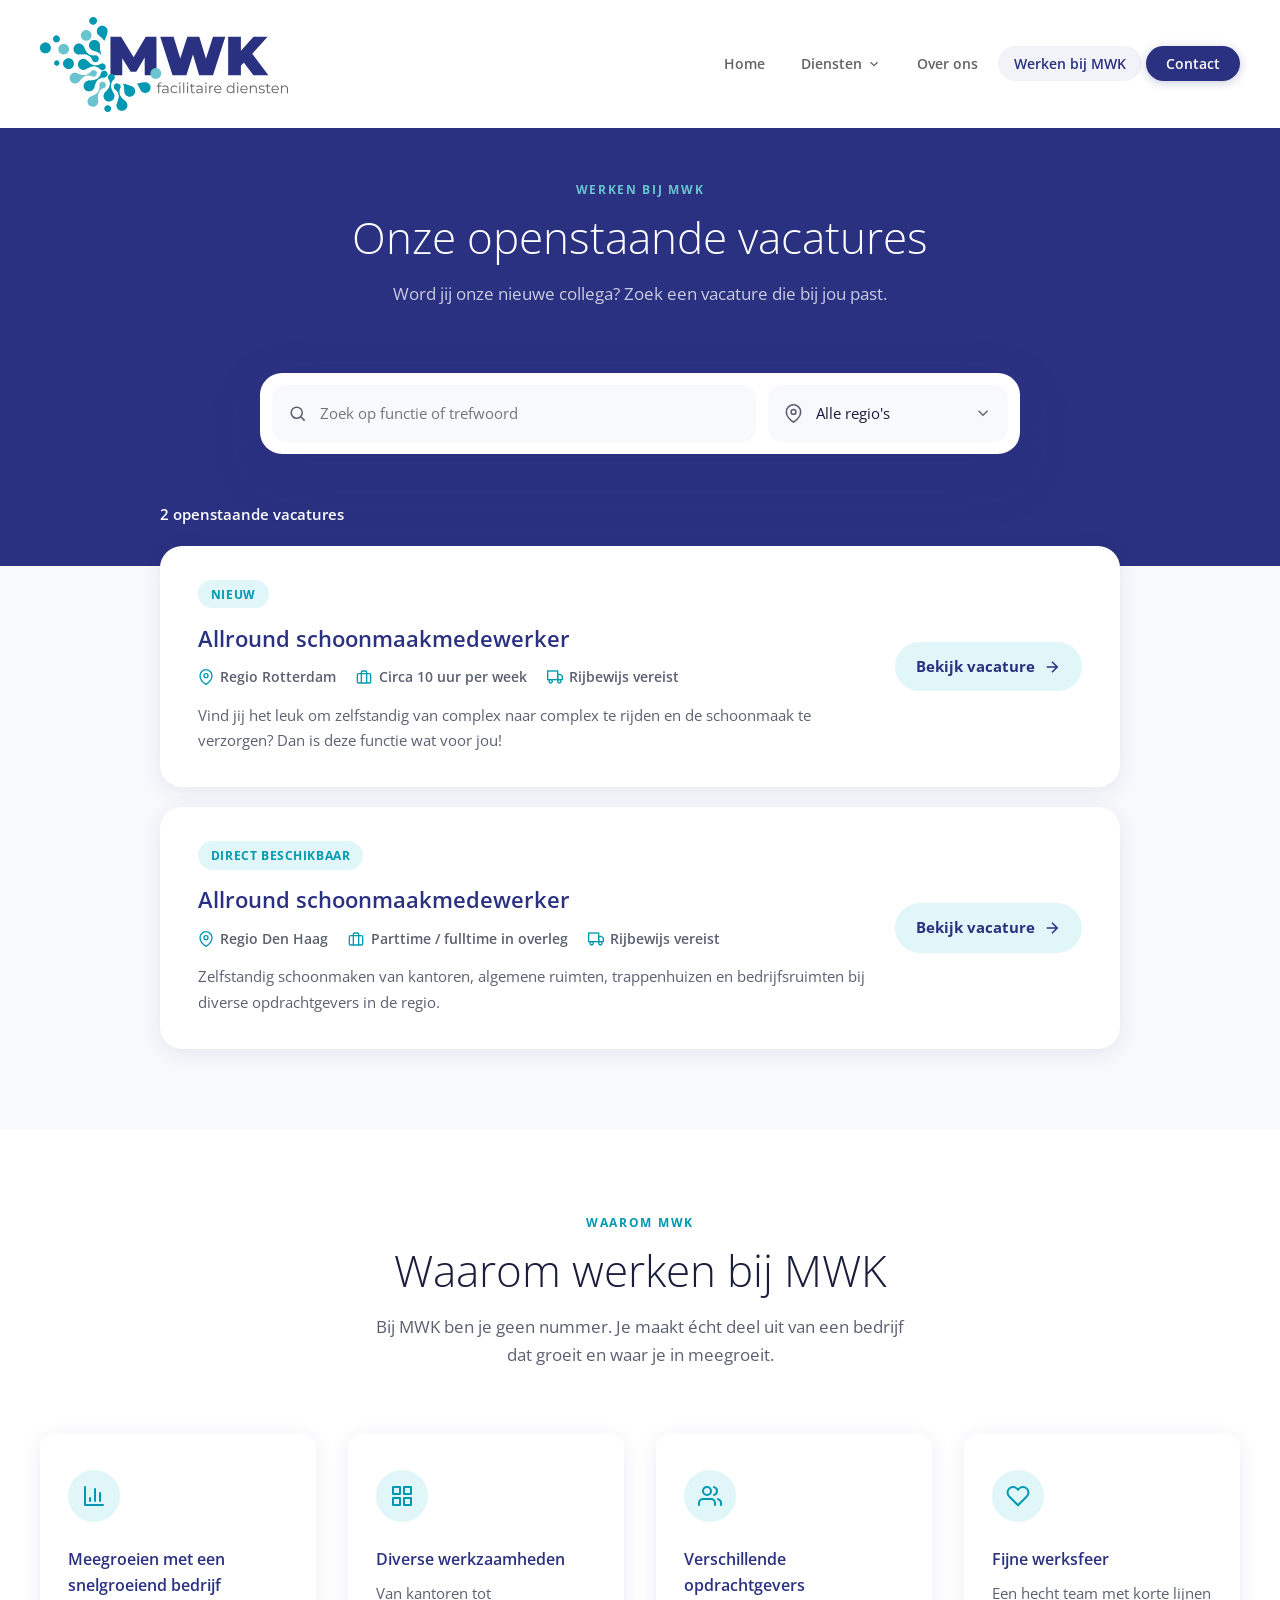
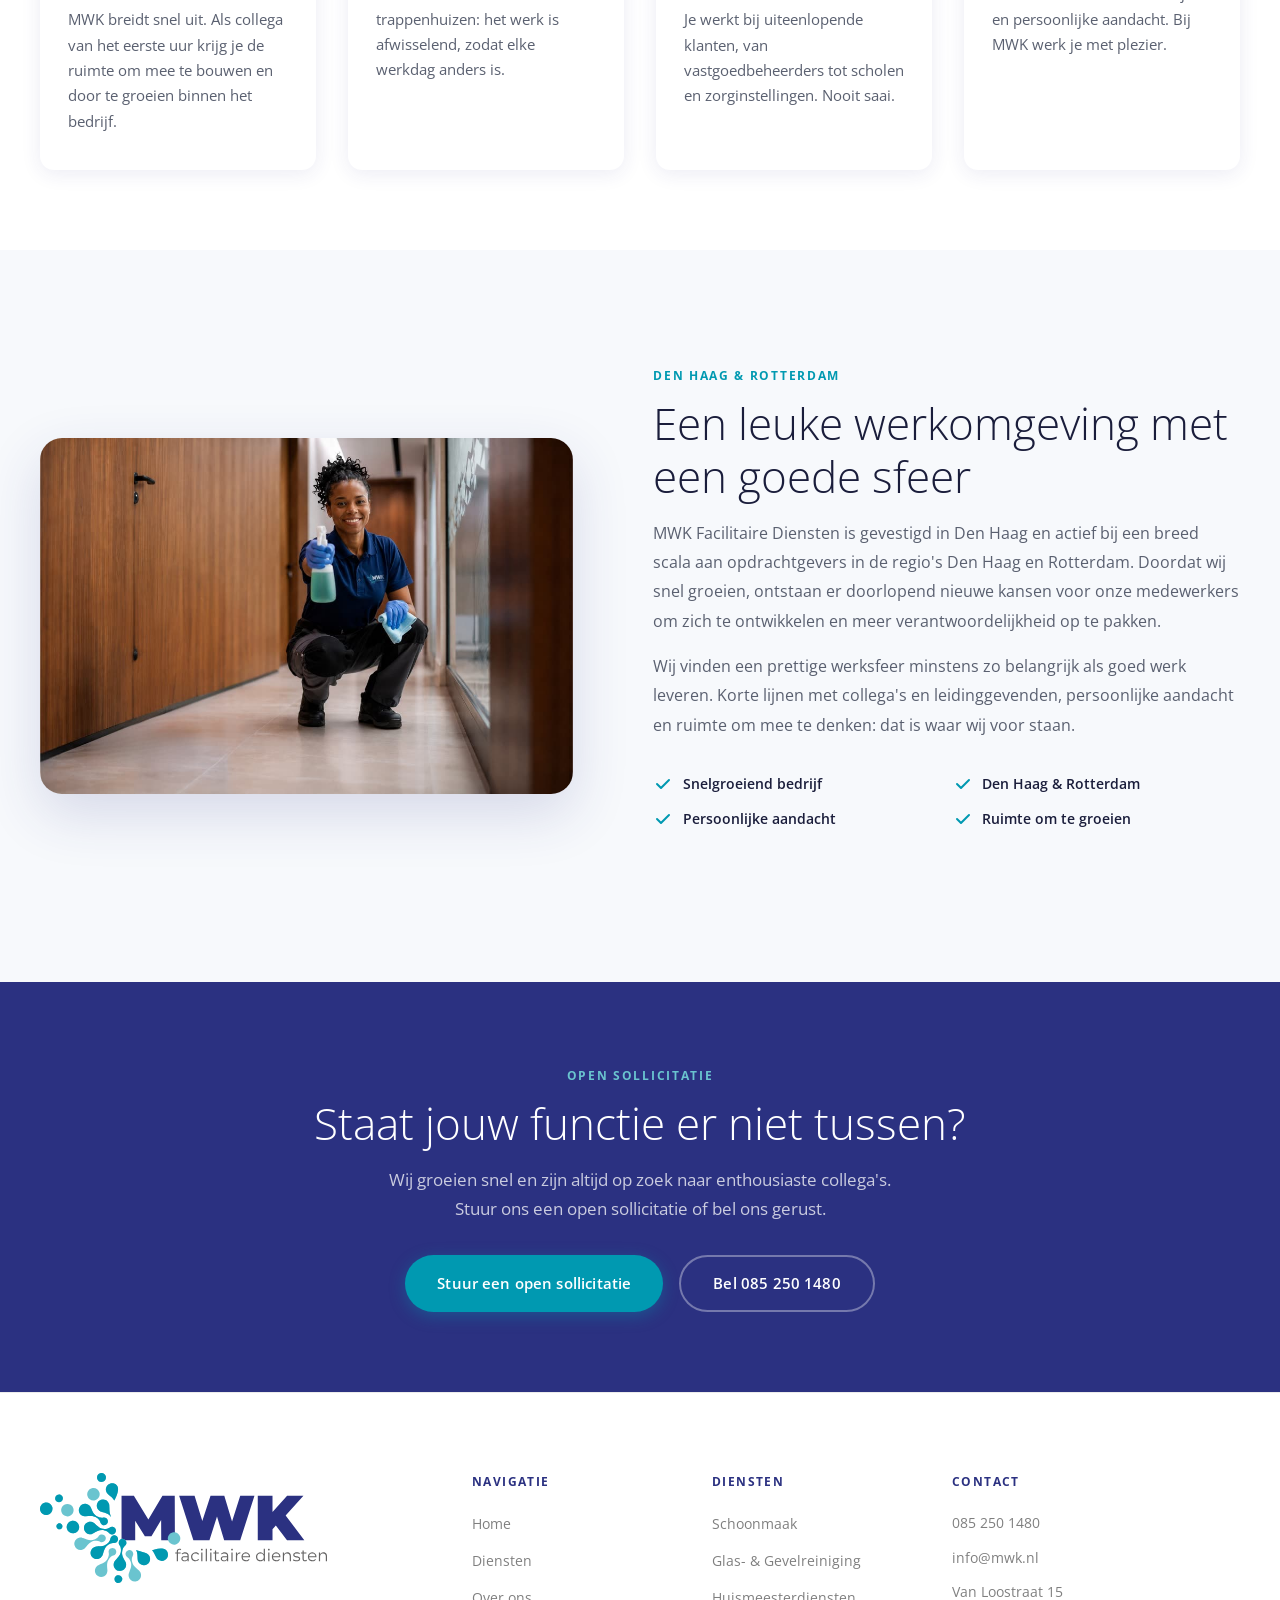
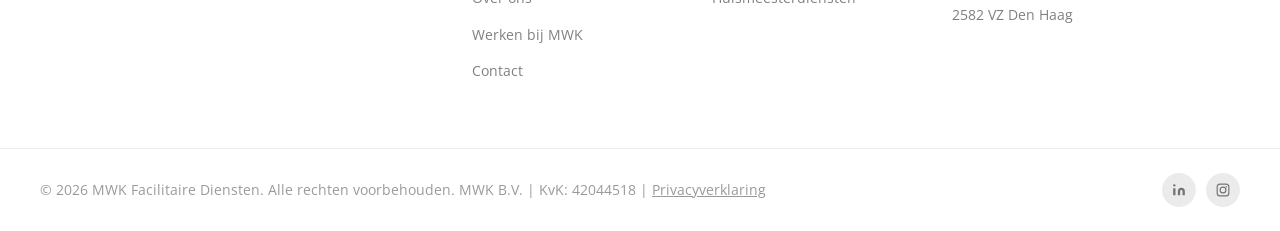
<file: werken-bij-mwk.html>
<!DOCTYPE html>
<html lang="nl">
<head>
  <meta charset="UTF-8" />
  <meta name="viewport" content="width=device-width, initial-scale=1.0" />
  <meta name="theme-color" content="#2b3181" />
  <meta name="description" content="Werken bij MWK Facilitaire Diensten. Bekijk alle openstaande vacatures in de schoonmaak in regio Den Haag en Rotterdam en bouw mee aan een snelgroeiend bedrijf." />
  <meta name="keywords" content="werken bij MWK, vacatures schoonmaak, vacature Den Haag, vacature Rotterdam, schoonmaakmedewerker, baan schoonmaak, MWK facilitaire diensten vacatures" />
  <meta name="author" content="MWK Facilitaire Diensten" />
  <meta property="og:title" content="Werken bij MWK | MWK Facilitaire Diensten" />
  <meta property="og:description" content="Bouw mee aan een snelgroeiend bedrijf. Bekijk alle openstaande vacatures van MWK in regio Den Haag en Rotterdam." />
  <meta property="og:type" content="website" />
  <meta property="og:url" content="https://www.mwk.nl/werken-bij-mwk.html" />
  <meta property="og:image" content="https://www.mwk.nl/images/optimized/Schoonmaak_specialisme.jpg" />
  <link rel="canonical" href="https://www.mwk.nl/werken-bij-mwk.html" />
  <link rel="icon" href="/favicon.ico?v=5" sizes="48x48" />
  <link rel="icon" href="images/favicon.png?v=5" type="image/png" sizes="480x480" />
  <link rel="icon" href="images/favicon.svg?v=5" type="image/svg+xml" />
  <link rel="apple-touch-icon" href="images/apple-touch-icon.png?v=5" />
  <title>Werken bij MWK | MWK Facilitaire Diensten</title>
  <link rel="stylesheet" href="css/style.css" />
  <script type="application/ld+json">
  {
    "@context": "https://schema.org",
    "@type": "Organization",
    "name": "MWK Facilitaire Diensten",
    "legalName": "MWK B.V.",
    "url": "https://www.mwk.nl",
    "telephone": "+31852501480",
    "email": "info@mwk.nl",
    "address": {
      "@type": "PostalAddress",
      "streetAddress": "Van Loostraat 15",
      "postalCode": "2582 VZ",
      "addressLocality": "Den Haag",
      "addressCountry": "NL"
    },
    "description": "Professioneel schoonmaakbedrijf met persoonlijke aanpak, vakkundig personeel en milieuvriendelijke werkwijze, gevestigd in Den Haag en landelijk actief."
  }
  </script>
  <script type="application/ld+json">
  {
    "@context": "https://schema.org",
    "@type": "BreadcrumbList",
    "itemListElement": [
      { "@type": "ListItem", "position": 1, "name": "Home", "item": "https://www.mwk.nl/" },
      { "@type": "ListItem", "position": 2, "name": "Werken bij MWK", "item": "https://www.mwk.nl/werken-bij-mwk.html" }
    ]
  }
  </script>
  <script type="application/ld+json">
  {
    "@context": "https://schema.org",
    "@type": "ItemList",
    "name": "Openstaande vacatures bij MWK Facilitaire Diensten",
    "itemListElement": [
      { "@type": "ListItem", "position": 1, "url": "https://www.mwk.nl/vacature-allround-schoonmaakmedewerker-rotterdam.html" },
      { "@type": "ListItem", "position": 2, "url": "https://www.mwk.nl/vacature-allround-schoonmaakmedewerker-den-haag.html" }
    ]
  }
  </script>
  <style>

    /* Waarom werken bij MWK */
    .redenen-section {
      padding: 5rem 0;
      background: var(--clr-white);
    }
    .redenen__grid {
      display: grid;
      grid-template-columns: repeat(4, 1fr);
      gap: 2rem;
      margin-top: 3rem;
    }
    @media (max-width: 1000px) {
      .redenen__grid { grid-template-columns: repeat(2, 1fr); }
    }
    @media (max-width: 640px) {
      .redenen__grid { grid-template-columns: 1fr; max-width: 420px; margin-inline: auto; }
    }
    .reden-card {
      background: var(--clr-white);
      border-radius: var(--radius-md);
      padding: 2.25rem 1.75rem;
      box-shadow: var(--shadow-card);
    }
    .reden-card__icon {
      width: 52px;
      height: 52px;
      border-radius: 50%;
      background: var(--clr-accent-l);
      color: var(--clr-accent-d);
      display: flex;
      align-items: center;
      justify-content: center;
      margin-bottom: 1.5rem;
    }
    .reden-card__icon svg { width: 24px; height: 24px; }
    .reden-card__title {
      font-size: 1.02rem;
      font-weight: 600;
      color: var(--clr-primary);
      margin-bottom: .6rem;
    }
    .reden-card__desc {
      color: var(--clr-text-lt);
      line-height: 1.7;
      font-size: .93rem;
    }

    /* Sfeer / verhaal sectie */
    .sfeer-section { background: var(--clr-gray-lt); }

    .sr-only {
      position: absolute;
      width: 1px;
      height: 1px;
      padding: 0;
      margin: -1px;
      overflow: hidden;
      clip: rect(0, 0, 0, 0);
      white-space: nowrap;
      border: 0;
    }

    /* Vacatures – hero + zoeken */
    .vacatures-hero {
      padding-top: calc(var(--header-h) + 3rem);
      padding-bottom: 7rem;
      background: var(--clr-primary);
      color: var(--clr-white);
    }
    .vacatures-search {
      display: grid;
      grid-template-columns: 1fr 240px;
      gap: .75rem;
      max-width: 760px;
      margin: 2.5rem auto 0;
      background: var(--clr-white);
      padding: .75rem;
      border-radius: var(--radius-lg);
      box-shadow: var(--shadow-lg);
    }
    @media (max-width: 640px) {
      .vacatures-search { grid-template-columns: 1fr; }
    }
    .vacatures-search__field {
      position: relative;
      display: flex;
      align-items: center;
    }
    .vacatures-search__field svg {
      position: absolute;
      left: 1rem;
      width: 19px;
      height: 19px;
      color: var(--clr-text-lt);
      pointer-events: none;
    }
    .vacatures-search__input,
    .vacatures-search__select {
      width: 100%;
      font: inherit;
      font-size: .95rem;
      color: var(--clr-text);
      background: var(--clr-gray-lt);
      border: 2px solid transparent;
      border-radius: var(--radius-md);
      padding: .9rem 1rem .9rem 2.85rem;
      transition: border-color var(--transition), background var(--transition);
    }
    .vacatures-search__select {
      appearance: none;
      -webkit-appearance: none;
      padding-right: 2.5rem;
      cursor: pointer;
      background-image: url("data:image/svg+xml,%3Csvg xmlns='http://www.w3.org/2000/svg' viewBox='0 0 24 24' fill='none' stroke='%23666' stroke-width='2'%3E%3Cpath d='M6 9l6 6 6-6'/%3E%3C/svg%3E");
      background-repeat: no-repeat;
      background-position: right .9rem center;
      background-size: 18px;
    }
    .vacatures-search__input:focus,
    .vacatures-search__select:focus {
      outline: none;
      border-color: var(--clr-accent-d);
      background-color: var(--clr-white);
    }

    /* Vacatures – lijst */
    .vacatures-list-section {
      display: flow-root;
      background: var(--clr-gray-lt);
      padding-bottom: 5rem;
    }
    .vacatures-list-wrap {
      max-width: 960px;
      margin: -4rem auto 0;
      position: relative;
    }
    .vacatures-count {
      color: var(--clr-white);
      font-weight: 600;
      font-size: .95rem;
      margin-bottom: 1.25rem;
    }
    .vacatures-list {
      list-style: none;
      display: flex;
      flex-direction: column;
      gap: 1.25rem;
    }
    .job-card {
      display: grid;
      grid-template-columns: 1fr auto;
      align-items: center;
      gap: 1.5rem;
      background: var(--clr-white);
      border-radius: var(--radius-lg);
      box-shadow: var(--shadow-card);
      padding: 2rem 2.25rem;
      color: var(--clr-text);
      text-decoration: none;
      border: 2px solid transparent;
      transition: transform var(--transition), box-shadow var(--transition), border-color var(--transition);
    }
    .job-card:hover,
    .job-card:focus-visible {
      transform: translateY(-3px);
      box-shadow: var(--shadow-lg);
      border-color: var(--clr-accent);
      outline: none;
    }
    @media (max-width: 720px) {
      .job-card { grid-template-columns: 1fr; padding: 1.75rem 1.5rem; }
    }
    .job-card__badge {
      display: inline-block;
      background: var(--clr-accent-l);
      color: var(--clr-accent-d);
      font-size: .74rem;
      font-weight: 700;
      text-transform: uppercase;
      letter-spacing: .05em;
      padding: .3rem .8rem;
      border-radius: 50px;
      margin-bottom: .85rem;
    }
    .job-card__title {
      font-size: 1.35rem;
      font-weight: 600;
      color: var(--clr-primary);
      margin-bottom: .6rem;
      overflow-wrap: break-word;
    }
    .job-card__meta {
      display: flex;
      flex-wrap: wrap;
      gap: .5rem 1.25rem;
      color: var(--clr-text-lt);
      font-size: .88rem;
      font-weight: 600;
      margin-bottom: .9rem;
    }
    .job-card__meta span {
      display: inline-flex;
      align-items: center;
      gap: .4rem;
    }
    .job-card__meta svg { width: 16px; height: 16px; color: var(--clr-accent-d); flex-shrink: 0; }
    .job-card__desc {
      color: var(--clr-text-lt);
      line-height: 1.65;
      font-size: .95rem;
      margin: 0;
    }
    .job-card__cta {
      display: inline-flex;
      align-items: center;
      gap: .5rem;
      white-space: nowrap;
      font-weight: 700;
      font-size: .92rem;
      color: var(--clr-primary);
      background: var(--clr-accent-l);
      padding: .8rem 1.3rem;
      border-radius: 50px;
      transition: background var(--transition), color var(--transition);
    }
    .job-card:hover .job-card__cta { background: var(--clr-primary); color: var(--clr-white); }
    .job-card__cta svg { width: 18px; height: 18px; }
    @media (max-width: 720px) {
      .job-card__cta { justify-self: start; }
    }
    .vacatures-empty {
      background: var(--clr-white);
      border-radius: var(--radius-lg);
      box-shadow: var(--shadow-card);
      padding: 2.5rem 2rem;
      text-align: center;
      color: var(--clr-text-lt);
      line-height: 1.7;
    }
    .vacatures-empty strong { display: block; color: var(--clr-primary); font-size: 1.1rem; margin-bottom: .4rem; }
    .vacatures-empty button {
      margin-top: 1rem;
      background: none;
      border: none;
      font: inherit;
      font-weight: 700;
      color: var(--clr-accent-d);
      cursor: pointer;
      text-decoration: underline;
    }

    /* Open sollicitatie */
    .open-sollicitatie {
      padding: 5rem 0;
      background: var(--clr-primary);
      color: var(--clr-white);
      text-align: center;
    }
    .open-sollicitatie .section-sub { color: rgba(255,255,255,.75); margin-inline: auto; }
    .open-sollicitatie__actions {
      display: flex;
      flex-wrap: wrap;
      justify-content: center;
      gap: 1rem;
      margin-top: 2rem;
    }
  </style>
</head>
<body>

  <!-- ===== HEADER / NAV ===== -->
  <header class="header" id="header">
    <div class="container header__inner">
      <a href="index.html" class="header__logo" aria-label="MWK Facilitaire Diensten – home">
        <svg xmlns="http://www.w3.org/2000/svg" viewBox="0 0 422 157.69" class="logo-svg" aria-hidden="true">
          <defs>
            <style>.l1{fill:#2b3181}.l2{fill:#646363}.l3{fill:#6ac4cf}.l4{fill:#0099b1}</style>
          </defs>
          <polygon class="l1" points="175.62 32.74 155.42 66.68 134.63 32.74 116.96 32.74 116.96 96.51 136.54 96.51 136.54 68.43 150.39 90.77 159.86 90.77 173.74 67.42 173.89 96.51 193.48 96.51 193.29 32.74 175.62 32.74"/>
          <polygon class="l1" points="275.47 69.46 264.34 32.74 244.58 32.74 232.81 68.97 221.71 32.74 199.58 32.74 219.98 96.51 243.03 96.51 253.88 62.41 264.16 96.51 287.21 96.51 307.61 32.74 287.21 32.74 275.47 69.46"/>
          <polygon class="l1" points="354.25 96.51 379.12 96.51 352.33 60.84 377.85 32.74 354.44 32.74 333.48 55.84 333.48 32.74 312.35 32.74 312.35 96.51 333.48 96.51 333.48 80.72 338.27 75.4 354.25 96.51"/>
          <path class="l2" d="M193.93,115.3v-1.42h7.8v1.42h-7.8ZM196.18,126.49v-14.18c0-1.12.33-2.02.98-2.71.66-.69,1.6-1.03,2.83-1.03.48,0,.94.06,1.39.19.45.13.82.33,1.13.6l-.58,1.27c-.24-.21-.52-.36-.84-.47-.32-.1-.66-.16-1.03-.16-.72,0-1.27.2-1.66.6-.38.4-.58.99-.58,1.78v1.92l.05.79v11.4h-1.7Z"/>
          <path class="l2" d="M207.34,126.61c-.94,0-1.76-.16-2.46-.47-.7-.31-1.23-.74-1.6-1.3-.37-.55-.55-1.19-.55-1.91,0-.66.16-1.25.47-1.79s.82-.97,1.54-1.3c.71-.33,1.67-.49,2.87-.49h4.34v1.27h-4.3c-1.22,0-2.06.22-2.53.65-.47.43-.71.97-.71,1.61,0,.72.28,1.3.84,1.73s1.34.65,2.35.65,1.79-.22,2.48-.66c.7-.44,1.2-1.08,1.52-1.91l.38,1.18c-.32.83-.88,1.5-1.67,1.99s-1.79.74-2.99.74ZM211.69,126.49v-2.78l-.07-.46v-4.66c0-1.07-.3-1.9-.9-2.47-.6-.58-1.49-.86-2.68-.86-.82,0-1.59.14-2.33.41-.74.27-1.36.63-1.87,1.08l-.77-1.27c.64-.54,1.41-.96,2.3-1.26.9-.3,1.84-.44,2.83-.44,1.63,0,2.89.4,3.78,1.21.89.81,1.33,2.04,1.33,3.68v7.82h-1.63Z"/>
          <path class="l2" d="M223.18,126.61c-1.25,0-2.36-.28-3.35-.83-.98-.55-1.76-1.31-2.32-2.28-.56-.97-.84-2.08-.84-3.32s.28-2.38.84-3.34c.56-.96,1.33-1.71,2.32-2.26.98-.54,2.1-.82,3.35-.82,1.07,0,2.04.21,2.9.62.86.42,1.54,1.04,2.04,1.87l-1.27.86c-.43-.64-.97-1.11-1.61-1.42-.64-.3-1.34-.46-2.09-.46-.9,0-1.7.2-2.42.61s-1.29.98-1.7,1.72c-.42.74-.62,1.6-.62,2.59s.21,1.86.62,2.59.98,1.31,1.7,1.72,1.53.61,2.42.61c.75,0,1.45-.15,2.09-.46s1.18-.77,1.61-1.39l1.27.86c-.5.82-1.18,1.44-2.04,1.86-.86.42-1.83.64-2.9.64Z"/>
          <path class="l2" d="M232.13,111.1c-.35,0-.65-.12-.89-.36s-.36-.53-.36-.86.12-.62.36-.85c.24-.23.54-.35.89-.35s.65.11.89.34c.24.22.36.5.36.84s-.12.65-.35.89c-.23.24-.53.36-.9.36ZM231.27,126.49v-12.6h1.7v12.6h-1.7Z"/>
          <path class="l2" d="M237.73,126.49v-17.81h1.7v17.81h-1.7Z"/>
          <path class="l2" d="M245.05,111.1c-.35,0-.65-.12-.89-.36-.24-.24-.36-.53-.36-.86s.12-.62.36-.85c.24-.23.54-.35.89-.35s.65.11.89.34c.24.22.36.5.36.84s-.12.65-.35.89c-.23.24-.53.36-.9.36ZM244.18,126.49v-12.6h1.7v12.6h-1.7Z"/>
          <path class="l2" d="M248.67,115.3v-1.42h7.8v1.42h-7.8ZM254.62,126.61c-1.18,0-2.1-.32-2.74-.96-.64-.64-.96-1.54-.96-2.71v-11.83h1.7v11.74c0,.74.19,1.3.56,1.7.38.4.92.6,1.62.6.75,0,1.38-.22,1.87-.65l.6,1.22c-.34.3-.74.53-1.21.67-.47.14-.96.22-1.45.22Z"/>
          <path class="l2" d="M263.93,126.61c-.94,0-1.76-.16-2.46-.47-.7-.31-1.23-.74-1.6-1.3-.37-.55-.55-1.19-.55-1.91,0-.66.16-1.25.47-1.79.31-.54.82-.97,1.54-1.3s1.67-.49,2.87-.49h4.34v1.27h-4.3c-1.22,0-2.06.22-2.53.65s-.71.97-.71,1.61c0,.72.28,1.3.84,1.73.56.43,1.34.65,2.35.65s1.79-.22,2.48-.66c.7-.44,1.2-1.08,1.52-1.91l.38,1.18c-.32.83-.88,1.5-1.67,1.99s-1.79.74-2.99.74ZM268.28,126.49v-2.78l-.07-.46v-4.66c0-1.07-.3-1.9-.9-2.47-.6-.58-1.49-.86-2.68-.86-.82,0-1.59.14-2.33.41-.74.27-1.36.63-1.87,1.08l-.77-1.27c.64-.54,1.41-.96,2.3-1.26.9-.3,1.84-.44,2.83-.44,1.63,0,2.89.4,3.78,1.21.89.81,1.33,2.04,1.33,3.68v7.82h-1.63Z"/>
          <path class="l2" d="M275.41,111.1c-.35,0-.65-.12-.89-.36-.24-.24-.36-.53-.36-.86s.12-.62.36-.85c.24-.23.54-.35.89-.35s.65.11.89.34c.24.22.36.5.36.84s-.12.65-.35.89c-.23.24-.53.36-.9.36ZM274.54,126.49v-12.6h1.7v12.6h-1.7Z"/>
          <path class="l2" d="M281,126.49v-12.6h1.63v3.43l-.17-.6c.35-.96.94-1.69,1.78-2.2.83-.5,1.86-.76,3.1-.76v1.66c-.06,0-.13,0-.19-.01-.06,0-.13-.01-.19-.01-1.33,0-2.37.4-3.12,1.21s-1.13,1.96-1.13,3.44v6.43h-1.7Z"/>
          <path class="l2" d="M295.66,126.61c-1.31,0-2.46-.28-3.46-.83-.99-.55-1.77-1.31-2.33-2.28-.56-.97-.84-2.08-.84-3.32s.27-2.35.8-3.31,1.27-1.72,2.21-2.27c.94-.55,1.99-.83,3.16-.83s2.24.27,3.16.8,1.64,1.29,2.17,2.26c.53.97.79,2.08.79,3.35,0,.08,0,.16-.01.25s-.01.18-.01.28h-10.97v-1.27h10.06l-.67.5c0-.91-.2-1.72-.59-2.44-.39-.71-.92-1.27-1.6-1.67-.67-.4-1.45-.6-2.33-.6s-1.64.2-2.33.6c-.69.4-1.22.96-1.61,1.68-.38.72-.58,1.54-.58,2.47v.26c0,.96.21,1.8.64,2.53.42.73,1.02,1.3,1.78,1.7s1.63.61,2.6.61c.77,0,1.48-.14,2.15-.41s1.24-.69,1.72-1.25l.96,1.1c-.56.67-1.26,1.18-2.1,1.54-.84.35-1.76.53-2.77.53Z"/>
          <path class="l2" d="M316.11,126.61c-1.2,0-2.28-.27-3.23-.82-.95-.54-1.7-1.3-2.24-2.27s-.82-2.08-.82-3.35.27-2.4.82-3.36,1.29-1.71,2.24-2.24c.95-.54,2.03-.8,3.23-.8,1.1,0,2.09.25,2.96.74.87.5,1.57,1.22,2.09,2.17.52.95.78,2.12.78,3.49s-.26,2.52-.77,3.48c-.51.96-1.2,1.69-2.08,2.2s-1.87.76-2.99.76ZM316.23,125.09c.9,0,1.7-.2,2.41-.61.71-.41,1.27-.98,1.68-1.73.41-.74.61-1.6.61-2.58s-.2-1.86-.61-2.59c-.41-.74-.97-1.31-1.68-1.72-.71-.41-1.52-.61-2.41-.61s-1.67.2-2.38.61-1.26.98-1.68,1.72c-.42.74-.62,1.6-.62,2.59s.21,1.84.62,2.58c.42.74.98,1.32,1.68,1.73s1.5.61,2.38.61ZM320.98,126.49v-3.79l.17-2.54-.24-2.54v-8.93h1.7v17.81h-1.63Z"/>
          <path class="l2" d="M328.23,111.1c-.35,0-.65-.12-.89-.36-.24-.24-.36-.53-.36-.86s.12-.62.36-.85c.24-.23.54-.35.89-.35s.65.11.89.34c.24.22.36.5.36.84s-.12.65-.35.89c-.23.24-.53.36-.9.36ZM327.37,126.49v-12.6h1.7v12.6h-1.7Z"/>
          <path class="l2" d="M339.17,126.61c-1.31,0-2.46-.28-3.46-.83-.99-.55-1.77-1.31-2.33-2.28-.56-.97-.84-2.08-.84-3.32s.27-2.35.8-3.31,1.27-1.72,2.21-2.27c.94-.55,1.99-.83,3.16-.83s2.24.27,3.16.8,1.64,1.29,2.17,2.26c.53.97.79,2.08.79,3.35,0,.08,0,.16-.01.25s-.01.18-.01.28h-10.97v-1.27h10.06l-.67.5c0-.91-.2-1.72-.59-2.44-.39-.71-.92-1.27-1.6-1.67-.67-.4-1.45-.6-2.33-.6s-1.64.2-2.33.6c-.69.4-1.22.96-1.61,1.68-.38.72-.58,1.54-.58,2.47v.26c0,.96.21,1.8.64,2.53.42.73,1.02,1.3,1.78,1.7s1.63.61,2.6.61c.77,0,1.48-.14,2.15-.41s1.24-.69,1.72-1.25l.96,1.1c-.56.67-1.26,1.18-2.1,1.54-.84.35-1.76.53-2.77.53Z"/>
          <path class="l2" d="M354.75,113.77c1.02,0,1.92.2,2.7.59s1.38.99,1.82,1.79c.44.8.66,1.81.66,3.02v7.32h-1.7v-7.15c0-1.33-.33-2.33-1-3.01-.66-.68-1.6-1.02-2.8-1.02-.9,0-1.68.18-2.34.54-.66.36-1.18.88-1.54,1.56-.36.68-.54,1.5-.54,2.46v6.62h-1.7v-12.6h1.63v3.46l-.26-.65c.4-.91,1.04-1.63,1.92-2.15.88-.52,1.93-.78,3.14-.78Z"/>
          <path class="l2" d="M367.93,126.61c-1.04,0-2.02-.15-2.95-.44-.93-.3-1.66-.67-2.18-1.12l.77-1.34c.51.38,1.17.72,1.97,1,.8.28,1.64.42,2.52.42,1.2,0,2.06-.19,2.59-.56.53-.38.79-.88.79-1.5,0-.46-.15-.83-.44-1.09-.3-.26-.68-.46-1.16-.6-.48-.14-1.02-.25-1.61-.35-.59-.1-1.18-.21-1.76-.34s-1.12-.32-1.6-.56c-.48-.25-.87-.59-1.16-1.02-.3-.43-.44-1.01-.44-1.73s.19-1.3.58-1.85.95-.97,1.69-1.28c.74-.31,1.65-.47,2.72-.47.82,0,1.63.11,2.45.32.82.22,1.49.5,2.02.85l-.74,1.37c-.56-.38-1.16-.66-1.8-.83-.64-.17-1.28-.25-1.92-.25-1.14,0-1.97.2-2.51.59-.54.39-.8.89-.8,1.5,0,.48.15.86.44,1.13.3.27.69.48,1.18.64.49.15,1.02.28,1.61.37.58.1,1.17.21,1.75.35.58.14,1.12.32,1.61.55.49.23.88.56,1.18.98.3.42.44.98.44,1.67,0,.74-.2,1.37-.61,1.91-.41.54-1,.95-1.78,1.25-.78.3-1.72.44-2.82.44Z"/>
          <path class="l2" d="M374.29,115.3v-1.42h7.8v1.42h-7.8ZM380.24,126.61c-1.18,0-2.1-.32-2.74-.96-.64-.64-.96-1.54-.96-2.71v-11.83h1.7v11.74c0,.74.19,1.3.56,1.7.38.4.92.6,1.62.6.75,0,1.38-.22,1.87-.65l.6,1.22c-.34.3-.74.53-1.21.67-.47.14-.96.22-1.45.22Z"/>
          <path class="l2" d="M390.89,126.61c-1.31,0-2.46-.28-3.46-.83-.99-.55-1.77-1.31-2.33-2.28-.56-.97-.84-2.08-.84-3.32s.27-2.35.8-3.31,1.27-1.72,2.21-2.27c.94-.55,1.99-.83,3.16-.83s2.24.27,3.16.8,1.64,1.29,2.17,2.26c.53.97.79,2.08.79,3.35,0,.08,0,.16-.01.25s-.01.18-.01.28h-10.97v-1.27h10.06l-.67.5c0-.91-.2-1.72-.59-2.44-.39-.71-.92-1.27-1.6-1.67-.67-.4-1.45-.6-2.33-.6s-1.64.2-2.33.6c-.69.4-1.22.96-1.61,1.68-.38.72-.58,1.54-.58,2.47v.26c0,.96.21,1.8.64,2.53.42.73,1.02,1.3,1.78,1.7s1.63.61,2.6.61c.77,0,1.48-.14,2.15-.41s1.24-.69,1.72-1.25l.96,1.1c-.56.67-1.26,1.18-2.1,1.54-.84.35-1.76.53-2.77.53Z"/>
          <path class="l2" d="M406.47,113.77c1.02,0,1.92.2,2.7.59s1.38.99,1.82,1.79c.44.8.66,1.81.66,3.02v7.32h-1.7v-7.15c0-1.33-.33-2.33-1-3.01-.66-.68-1.6-1.02-2.8-1.02-.9,0-1.68.18-2.34.54-.66.36-1.18.88-1.54,1.56-.36.68-.54,1.5-.54,2.46v6.62h-1.7v-12.6h1.63v3.46l-.26-.65c.4-.91,1.04-1.63,1.92-2.15.88-.52,1.93-.78,3.14-.78Z"/>
          <path class="l3" d="M89.86,12.54c3.41-.9,5.42-4.44,4.52-7.86-.96-3.4-4.5-5.41-7.9-4.45-3.41.9-5.37,4.43-4.46,7.84.96,3.4,4.5,5.41,7.84,4.46Z"/>
          <path class="l3" d="M60.11,60.85c1.17.72,2.45,1.1,3.72,1.23.06.04.16,0,.31.02.52.02,1.09.02,1.63-.07,5.69-.27,10.87-1.54,16.22,2.55,1.76,1.39,3.8,3.47,4.39,5.68.04.14.08.29.11.43.32,1.41,1.21,2.61,2.56,3.44,2.63,1.57,6.05.66,7.61-1.97,1.57-2.63.71-6.06-1.93-7.67-1.46-.85-3.14-.97-4.65-.47-2.21.59-5.06-.25-7.1-1.16-6.13-2.75-7.5-7.9-9.99-13.01-.19-.52-.42-1.02-.7-1.46-.09-.13-.16-.21-.22-.25-.7-1.1-1.66-1.98-2.83-2.7-4.22-2.54-9.72-1.13-12.24,3.14-2.54,4.22-1.13,9.72,3.09,12.26Z"/>
          <path class="l3" d="M24.51,41.35c2.71,1.49,6.12.54,7.62-2.12,1.51-2.66.6-6.08-2.12-7.62-2.66-1.51-6.07-.55-7.58,2.11-1.56,2.68-.6,6.08,2.08,7.64Z"/>
          <path class="l3" d="M6.56,42.6c-4.75,1.31-7.55,6.28-6.24,11.02,1.31,4.75,6.23,7.57,10.98,6.26,4.8-1.32,7.61-6.24,6.3-10.99-1.32-4.8-6.28-7.55-11.04-6.29Z"/>
          <path class="l3" d="M30,72.59c-2.08-1.18-4.75-.47-5.92,1.65-1.22,2.09-.47,4.75,1.61,5.93,2.09,1.22,4.75.47,5.97-1.62,1.18-2.08.43-4.74-1.66-5.96Z"/>
          <path class="l3" d="M79.07,39.14c4.8-1.32,7.55-6.28,6.24-11.02-1.31-4.75-6.23-7.57-10.98-6.26-4.8,1.32-7.57,6.23-6.26,10.98,1.32,4.8,6.24,7.61,10.99,6.3Z"/>
          <path class="l3" d="M153.19,115.41c-.07-.08-.18-.11-.3-.18-.47-.23-.98-.41-1.54-.57-3.17-1.12-4.24-1.36-8.86-2.92-2.53-.79-3.15-.97-4.59-1.52,2.26,4.04,1.85,8.37,2.11,12.95-.03,2.02.62,3.9,1.82,5.49,2.95,3.95,8.58,4.78,12.53,1.83,3.94-3,4.72-8.61,1.77-12.57-.8-1.08-1.8-1.94-2.93-2.52Z"/>
          <path class="l3" d="M110.98,146.73c-2.98.79-4.74,3.88-3.9,6.85.79,2.98,3.88,4.74,6.85,3.9,2.97-.84,4.74-3.88,3.9-6.85-.84-2.97-3.88-4.74-6.85-3.9Z"/>
          <path class="l3" d="M85.64,98.15c.13.12.26.19.38.26,1.22.71,2.73.98,4.23.63,2.98-.79,4.75-3.83,4.01-6.83-.73-2.95-3.79-4.76-6.78-4.02-1.64.43-2.94,1.55-3.64,2.97-1.18,1.96-3.74,3.36-5.84,4.17-6.26,2.43-10.88-.26-16.27-2.12-.47-.23-.98-.41-1.53-.52-.11-.02-.22-.05-.33-.07-1.25-.24-2.57-.19-3.89.1-4.78,1.21-7.7,6.11-6.49,10.88,1.23,4.82,6.11,7.7,10.88,6.49,1.35-.36,2.53-.93,3.5-1.75.08-.07.17-.15.25-.22.42-.37.77-.77,1.13-1.17,3.82-4.25,6.58-8.8,13.24-9.69,2.24-.29,5.13-.28,7.13.89Z"/>
          <path class="l3" d="M55.9,75.09c-1.31-4.75-6.23-7.57-10.98-6.26-4.8,1.32-7.61,6.24-6.29,11.04,1.31,4.75,6.28,7.55,11.02,6.24,4.75-1.31,7.57-6.23,6.24-11.02Z"/>
          <path class="l3" d="M108.7,115.78c1.57-2.63.71-6.06-1.92-7.63-2.69-1.6-6.11-.7-7.67,1.93-.85,1.46-1.02,3.15-.47,4.65.54,2.23-.25,5.06-1.16,7.1-2.75,6.13-7.9,7.5-13.05,10-.47.18-.97.41-1.46.7-.08.07-.17.15-.26.17-1.04.74-1.97,1.71-2.64,2.86-2.54,4.22-1.13,9.72,3.09,12.26,4.27,2.52,9.77,1.12,12.31-3.11.67-1.16,1.05-2.44,1.18-3.71.04-.06.06-.17.02-.31.06-.53.02-1.09-.02-1.64-.27-5.69-1.54-10.87,2.55-16.22,1.34-1.75,3.42-3.79,5.68-4.39.14-.04.24-.06.38-.1,1.41-.32,2.66-1.22,3.44-2.56Z"/>
          <path class="l3" d="M47.12,57.7c2.41-4.3.91-9.77-3.38-12.18-4.31-2.46-9.78-.96-12.19,3.33-2.46,4.31-.96,9.78,3.33,12.19,4.31,2.46,9.78.96,12.24-3.35Z"/>
          <path class="l3" d="M119.16,94.45c-3.08-.37-5.85,1.81-6.23,4.84-.22,1.71.36,3.3,1.39,4.47,1.46,1.83,1.82,4.72,1.8,6.99-.03,6.7-4.19,10.02-7.89,14.34-.36.4-.71.81-1.06,1.26-.07.12-.11.18-.13.29-.7,1.06-1.14,2.31-1.35,3.65-.59,4.95,2.9,9.38,7.79,9.98,4.95.59,9.38-2.9,9.98-7.79.21-1.34.07-2.64-.36-3.87l-.09-.34c-.19-.52-.46-.96-.7-1.46-2.58-5.08-5.82-9.32-4.19-15.83.5-2.19,1.58-4.9,3.41-6.36.13-.09.21-.16.35-.25h0c1.11-.86,1.9-2.15,2.11-3.7.37-3.08-1.81-5.85-4.84-6.23Z"/>
          <path class="l3" d="M108.95,83.32c.38-3.04-1.81-5.85-4.89-6.22-1.64-.18-3.25.35-4.41,1.43-1.84,1.41-4.72,1.82-6.99,1.8-6.7-.03-10.02-4.19-14.34-7.89-.42-.4-.82-.76-1.26-1.06-.12-.07-.2-.15-.3-.18-1.06-.7-2.31-1.14-3.64-1.3-4.95-.59-9.37,2.9-9.98,7.79-.61,4.9,2.9,9.37,7.79,9.98,1.33.16,2.63.02,3.87-.36.1-.03.19-.05.32-.14.47-.18.97-.41,1.46-.7,5.09-2.53,9.33-5.77,15.83-4.19,2.2.55,4.91,1.63,6.31,3.42.09.13.17.26.29.33v.05h.01c.86,1.11,2.15,1.9,3.69,2.06,3.1.42,5.87-1.76,6.23-4.84Z"/>
          <path class="l3" d="M110.85,91.47c-1.93-2.42-5.45-2.88-7.87-.95-1.19.93-1.91,2.31-2.11,3.7,0,.16-.02.31-.04.42-.26,2.33-2.02,4.6-3.61,6.21-4.82,4.73-10.07,4.16-15.77,4.59-.52-.02-1.07.03-1.62.12l-.34.09c-1.22.27-2.45.86-3.51,1.7-3.88,3.04-4.56,8.62-1.51,12.55,3.04,3.88,8.67,4.55,12.55,1.51,1.08-.8,1.88-1.84,2.46-2.97.08-.07.11-.18.18-.3.22-.52.4-1.03.52-1.53,1.81-5.42,2.52-10.71,8.24-14.18,1.95-1.19,4.63-2.36,6.91-2.09.12.07.28.08.44.09,1.39.2,2.88-.2,4.12-1.14,2.44-1.88,2.85-5.39.96-7.82Z"/>
          <path class="l3" d="M189.95,85.13c4.75-1.31,9.65,1.46,10.98,6.26,1.31,4.75-1.46,9.65-6.26,10.98-4.75,1.31-9.65-1.46-10.98-6.26-1.31-4.75,1.44-9.7,6.26-10.98Z"/>
          <path class="l3" d="M106.57,39.53c.73-1.33,1.96-3.71,3.07-6.49.43-1.5.98-2.98,1.52-4.51.84-3.13,1.19-6.32.32-8.8-1.85-3.81-6.23-5.9-10.45-4.73-4.75,1.31-7.57,6.23-6.24,11.02.34,1.3.96,2.47,1.79,3.44.06.04.13.12.22.25l1.21,1.07c3.26,2.81,6.63,5.01,8.56,8.76Z"/>
          <path class="l3" d="M99.61,50.84h0c-.07-1.3-.12-2.62-.22-3.96,0-.57-.04-1.12-.18-1.65.02-.11,0-.21-.03-.3-.28-1.26-.86-2.45-1.7-3.51-3.04-3.88-8.68-4.6-12.56-1.56-3.88,3.04-4.6,8.68-1.51,12.55.81,1.12,1.85,1.93,2.98,2.51.06.04.18.11.29.13.52.22,1.03.4,1.54.57,5.15,1.67,10.18,2.41,13.66,7.44,0-.11.01-.22.01-.33-2.45-5.83-2.28-11.88-2.28-11.88Z"/>
          <path class="l4" d="M89.86,12.54c3.41-.9,5.42-4.44,4.52-7.86-.96-3.4-4.5-5.41-7.9-4.45-3.41.9-5.37,4.43-4.46,7.84.96,3.4,4.5,5.41,7.84,4.46Z"/>
          <path class="l4" d="M60.11,60.85c1.17.72,2.45,1.1,3.72,1.23.06.04.16,0,.31.02.52.02,1.09.02,1.63-.07,5.69-.27,10.87-1.54,16.22,2.55,1.76,1.39,3.8,3.47,4.39,5.68.04.14.08.29.11.43.32,1.41,1.21,2.61,2.56,3.44,2.63,1.57,6.05.66,7.61-1.97,1.57-2.63.71-6.06-1.93-7.67-1.46-.85-3.14-.97-4.65-.47-2.21.59-5.06-.25-7.1-1.16-6.13-2.75-7.5-7.9-9.99-13.01-.19-.52-.42-1.02-.7-1.46-.09-.13-.16-.21-.22-.25-.7-1.1-1.66-1.98-2.83-2.7-4.22-2.54-9.72-1.13-12.24,3.14-2.54,4.22-1.13,9.72,3.09,12.26Z"/>
          <path class="l4" d="M24.51,41.35c2.71,1.49,6.12.54,7.62-2.12,1.51-2.66.6-6.08-2.12-7.62-2.66-1.51-6.07-.55-7.58,2.11-1.56,2.68-.6,6.08,2.08,7.64Z"/>
          <path class="l4" d="M6.56,42.6c-4.75,1.31-7.55,6.28-6.24,11.02,1.31,4.75,6.23,7.57,10.98,6.26,4.8-1.32,7.61-6.24,6.3-10.99-1.32-4.8-6.28-7.55-11.04-6.29Z"/>
          <path class="l4" d="M30,72.59c-2.08-1.18-4.75-.47-5.92,1.65-1.22,2.09-.47,4.75,1.61,5.93,2.09,1.22,4.75.47,5.97-1.62,1.18-2.08.43-4.74-1.66-5.96Z"/>
          <path class="l4" d="M153.18,115.43c-.44-.23-.89-.44-1.36-.62-3.06-1.15-6.24-2.01-9.33-3.06-2.53-.79-3.15-.97-4.59-1.52,2.26,4.04,1.85,8.37,2.11,12.95-.03,2.02.62,3.9,1.82,5.49,2.95,3.95,8.58,4.78,12.53,1.83,3.94-3,4.72-8.61,1.77-12.57-.8-1.07-1.8-1.89-2.94-2.5Z"/>
          <path class="l4" d="M110.98,146.73c-2.98.79-4.74,3.88-3.9,6.85.79,2.98,3.88,4.74,6.85,3.9,2.97-.84,4.74-3.88,3.9-6.85-.84-2.97-3.88-4.74-6.85-3.9Z"/>
          <path class="l4" d="M179.14,109.34c-1.26-.68-2.69-1.06-4.19-1.17-3.52-.24-7.26.45-10.57,1.6-.75.26-1.49.56-2.27.78-.28.08-1.14.42-1.4.15,2.7,2.73,3.95,6.29,5.72,9.85.24.5.47,1.01.79,1.44.07.08.1.18.17.26.74,1.04,1.71,1.97,2.91,2.63,4.3,2.41,9.77.91,12.18-3.38,1.61-2.87,1.47-6.51-.28-9.28-.79-1.26-1.85-2.21-3.08-2.87Z"/>
          <path class="l4" d="M55.9,75.09c-1.31-4.75-6.23-7.57-10.98-6.26-4.8,1.32-7.61,6.24-6.29,11.04,1.31,4.75,6.28,7.55,11.02,6.24,4.75-1.31,7.57-6.23,6.24-11.02Z"/>
          <path class="l4" d="M119.16,94.45c-3.08-.37-5.85,1.81-6.23,4.84-.22,1.71.36,3.3,1.39,4.47,1.46,1.83,1.82,4.72,1.8,6.99-.03,6.7-4.19,10.02-7.89,14.34-.36.4-.71.81-1.06,1.26-.07.12-.11.18-.13.29-.7,1.06-1.14,2.31-1.35,3.65-.59,4.95,2.9,9.38,7.79,9.98,4.95.59,9.38-2.9,9.98-7.79.21-1.34.07-2.64-.36-3.87l-.09-.34c-.19-.52-.46-.96-.7-1.46-2.58-5.08-5.82-9.32-4.19-15.83.5-2.19,1.58-4.9,3.41-6.36.13-.09.21-.16.35-.25h0c1.11-.86,1.9-2.15,2.11-3.7.37-3.08-1.81-5.85-4.84-6.23Z"/>
          <path class="l4" d="M108.95,83.32c.38-3.04-1.81-5.85-4.89-6.22-1.64-.18-3.25.35-4.41,1.43-1.84,1.41-4.72,1.82-6.99,1.8-6.7-.03-10.02-4.19-14.34-7.89-.42-.4-.82-.76-1.26-1.06-.12-.07-.2-.15-.3-.18-1.06-.7-2.31-1.14-3.64-1.3-4.95-.59-9.37,2.9-9.98,7.79-.61,4.9,2.9,9.37,7.79,9.98,1.33.16,2.63.02,3.87-.36.1-.03.19-.05.32-.14.47-.18.97-.41,1.46-.7,5.09-2.53,9.33-5.77,15.83-4.19,2.2.55,4.91,1.63,6.31,3.42.09.13.17.26.29.33v.05h.01c.86,1.11,2.15,1.9,3.69,2.06,3.1.42,5.87-1.76,6.23-4.84Z"/>
          <path class="l4" d="M110.85,91.47c-1.93-2.42-5.45-2.88-7.87-.95-1.19.93-1.91,2.31-2.11,3.7,0,.16-.02.31-.04.42-.26,2.33-2.02,4.6-3.61,6.21-4.82,4.73-10.07,4.16-15.77,4.59-.52-.02-1.07.03-1.62.12l-.34.09c-1.22.27-2.45.86-3.51,1.7-3.88,3.04-4.56,8.62-1.51,12.55,3.04,3.88,8.67,4.55,12.55,1.51,1.08-.8,1.88-1.84,2.46-2.97.08-.07.11-.18.18-.3.22-.52.4-1.03.52-1.53,1.81-5.42,2.52-10.71,8.24-14.18,1.95-1.19,4.63-2.36,6.91-2.09.12.07.28.08.44.09,1.39.2,2.88-.2,4.12-1.14,2.44-1.88,2.85-5.39.96-7.82Z"/>
          <path class="l4" d="M106.57,39.53c2.05-3.76,3.82-7.8,4.81-11.98.27-1.15.47-2.31.56-3.49.16-2.06-.06-4.07-1.32-5.77-1.05-1.41-2.52-2.49-4.17-3.09s-3.63-.7-5.41-.21c-3.29.91-5.82,3.69-6.43,7.04-.47,2.59.25,5.56,2.06,7.51.32.34.66.65,1.02.95,3.15,2.73,6.84,5.15,8.83,8.94,0,0,.06.1.06.11Z"/>
          <path class="l4" d="M99.61,50.84h0c-.07-1.3-.12-2.62-.22-3.96,0-.57-.04-1.12-.18-1.65.02-.11,0-.21-.03-.3-.28-1.26-.86-2.45-1.7-3.51-3.04-3.88-8.68-4.6-12.56-1.56-3.88,3.04-4.6,8.68-1.51,12.55.81,1.12,1.85,1.93,2.98,2.51.06.04.18.11.29.13.52.22,1.03.4,1.54.57,5.15,1.67,10.18,2.41,13.66,7.44,0-.11.01-.22.01-.33-2.45-5.83-2.28-11.88-2.28-11.88Z"/>
          <path class="l3" d="M142.91,140.95c-.03-.1-.1-.18-.17-.26-.37-.42-.77-.77-1.22-1.12-4.21-3.83-8.75-6.59-9.64-13.25-.29-2.24-.28-5.13.89-7.13.07-.12.14-.24.21-.37.76-1.23,1.02-2.74.63-4.23-.74-3-3.79-4.76-6.78-4.02-3,.74-4.81,3.8-4.02,6.78.39,1.65,1.5,2.95,2.92,3.65,2.01,1.17,3.41,3.73,4.22,5.83,2.38,6.27-.26,10.88-2.19,16.23-.17.51-.35,1.02-.51,1.58-.02.11-.05.22-.07.33-.24,1.25-.19,2.57.15,3.87,1.21,4.78,6.11,7.7,10.88,6.49s7.7-6.11,6.47-10.93c-.34-1.3-.96-2.47-1.79-3.44Z"/>
          <path class="l4" d="M142.91,140.95c-.03-.1-.1-.18-.17-.26-.37-.42-.77-.77-1.22-1.12-4.21-3.83-8.75-6.59-9.64-13.25-.29-2.24-.28-5.13.89-7.13.07-.12.14-.24.21-.37.76-1.23,1.02-2.74.63-4.23-.74-3-3.79-4.76-6.78-4.02-3,.74-4.81,3.8-4.02,6.78.39,1.65,1.5,2.95,2.92,3.65,2.01,1.17,3.41,3.73,4.22,5.83,2.38,6.27-.26,10.88-2.19,16.23-.17.51-.35,1.02-.51,1.58-.02.11-.05.22-.07.33-.24,1.25-.19,2.57.15,3.87,1.21,4.78,6.11,7.7,10.88,6.49s7.7-6.11,6.47-10.93c-.34-1.3-.96-2.47-1.79-3.44Z"/>
        </svg>
      </a>

      <nav class="nav" id="nav" role="navigation" aria-label="Hoofdnavigatie">
        <ul class="nav__list">
          <li><a href="index.html" class="nav__link">Home</a></li>
          <li class="nav__item--mega">
            <a href="index.html#diensten" class="nav__link nav__link--mega" aria-haspopup="true">
              Diensten
              <svg class="nav__caret" viewBox="0 0 24 24" fill="none" stroke="currentColor" stroke-width="2" aria-hidden="true"><path d="M6 9l6 6 6-6"/></svg>
            </a>
            <div class="mega-menu">
              <div class="container">
                <div class="mega-menu__inner">
                  <a href="schoonmaak.html" class="mega-menu__item">
                    <span class="mega-menu__img"><img src="images/optimized/Schoonmaak_7.jpg" alt="" style="object-position: center 20%;" loading="lazy" /></span>
                    <span class="mega-menu__body">
                      <span class="mega-menu__title">Schoonmaak</span>
                      <span class="mega-menu__desc">Kantoren, bedrijfsruimten en woonruimten, volledig afgestemd op uw wensen en planning.</span>
                    </span>
                  </a>
                  <a href="glas-gevelreiniging.html" class="mega-menu__item">
                    <span class="mega-menu__img"><img src="images/optimized/Glas-en-Gevel_19.jpg" alt="" style="object-position: center;" loading="lazy" /></span>
                    <span class="mega-menu__body">
                      <span class="mega-menu__title">Glas- &amp; Gevelreiniging</span>
                      <span class="mega-menu__desc">Vlekkeloze ramen en gevels voor een representatieve uitstraling.</span>
                    </span>
                  </a>
                  <a href="huismeesterdiensten.html" class="mega-menu__item">
                    <span class="mega-menu__img"><img src="images/optimized/Huismeester_28.jpg" alt="" style="object-position: center top;" loading="lazy" /></span>
                    <span class="mega-menu__body">
                      <span class="mega-menu__title">Huismeesterdiensten</span>
                      <span class="mega-menu__desc">Een vast aanspreekpunt dat uw pand beheert en onderhoudt.</span>
                    </span>
                  </a>
                </div>
                <a href="index.html#diensten" class="mega-menu__all">
                  Bekijk alle diensten
                  <svg viewBox="0 0 24 24" fill="none" stroke="currentColor" stroke-width="2" aria-hidden="true"><path d="M5 12h14M12 5l7 7-7 7"/></svg>
                </a>
              </div>
            </div>
          </li>
          <li><a href="over-ons.html" class="nav__link">Over ons</a></li>
          <li><a href="werken-bij-mwk.html" class="nav__link nav__link--active">Werken bij MWK</a></li>
          <li><a href="#contact" class="nav__link nav__link--cta">Contact</a></li>
        </ul>
      </nav>

      <a href="tel:+31852501480" class="header__call" aria-label="Bel MWK Facilitaire Diensten: 085 250 1480">
        <svg viewBox="0 0 24 24" fill="none" stroke="currentColor" stroke-width="2" stroke-linecap="round" stroke-linejoin="round" aria-hidden="true"><path d="M22 16.92v3a2 2 0 0 1-2.18 2 19.79 19.79 0 0 1-8.63-3.07 19.5 19.5 0 0 1-6-6 19.79 19.79 0 0 1-3.07-8.67A2 2 0 0 1 4.11 2h3a2 2 0 0 1 2 1.72c.13.96.36 1.9.7 2.81a2 2 0 0 1-.45 2.11L8.09 9.91a16 16 0 0 0 6 6l1.27-1.27a2 2 0 0 1 2.11-.45c.91.34 1.85.57 2.81.7A2 2 0 0 1 22 16.92z"/></svg>
      </a>
      <button class="hamburger" id="hamburger" aria-label="Menu openen" aria-expanded="false" aria-controls="nav">
        <span></span><span></span><span></span>
      </button>
    </div>
  </header>

  <main>

    <!-- ===== VACATURES: HERO + ZOEKEN ===== -->
    <section class="vacatures-hero" id="vacatures" aria-labelledby="vacatures-titel">
      <div class="container">
        <header class="section-header">
          <p class="section-label" style="color: var(--clr-accent);">Werken bij MWK</p>
          <h1 class="section-title" id="vacatures-titel" style="color: var(--clr-white);">Onze openstaande vacatures</h1>
          <p class="section-sub" style="color: rgba(255,255,255,.75);">Word jij onze nieuwe collega? Zoek een vacature die bij jou past.</p>
        </header>

        <form class="vacatures-search" role="search" aria-label="Vacatures zoeken" onsubmit="return false;">
          <label class="vacatures-search__field">
            <span class="sr-only">Zoek op functie of trefwoord</span>
            <svg viewBox="0 0 24 24" fill="none" stroke="currentColor" stroke-width="2" aria-hidden="true"><circle cx="11" cy="11" r="7"/><path d="M21 21l-4.35-4.35"/></svg>
            <input type="search" id="vacature-zoek" class="vacatures-search__input" placeholder="Zoek op functie of trefwoord" autocomplete="off" />
          </label>
          <label class="vacatures-search__field">
            <span class="sr-only">Filter op regio</span>
            <svg viewBox="0 0 24 24" fill="none" stroke="currentColor" stroke-width="2" aria-hidden="true"><path d="M21 10c0 7-9 13-9 13s-9-6-9-13a9 9 0 0118 0z"/><circle cx="12" cy="10" r="3"/></svg>
            <select id="vacature-regio" class="vacatures-search__select">
              <option value="">Alle regio's</option>
              <option value="den-haag">Regio Den Haag</option>
              <option value="rotterdam">Regio Rotterdam</option>
            </select>
          </label>
        </form>
      </div>
    </section>

    <!-- ===== VACATURES: LIJST ===== -->
    <section class="vacatures-list-section" aria-label="Vacatureoverzicht">
      <div class="container">
        <div class="vacatures-list-wrap">
          <p class="vacatures-count" id="vacatures-count" aria-live="polite">2 openstaande vacatures</p>

          <ul class="vacatures-list" id="vacatures-list">
            <li data-regio="rotterdam">
              <a class="job-card" href="vacature-allround-schoonmaakmedewerker-rotterdam.html">
                <div>
                  <span class="job-card__badge">Nieuw</span>
                  <h2 class="job-card__title">Allround schoonmaakmedewerker</h2>
                  <div class="job-card__meta">
                    <span>
                      <svg viewBox="0 0 24 24" fill="none" stroke="currentColor" stroke-width="2" aria-hidden="true"><path d="M21 10c0 7-9 13-9 13s-9-6-9-13a9 9 0 0118 0z"/><circle cx="12" cy="10" r="3"/></svg>
                      Regio Rotterdam
                    </span>
                    <span>
                      <svg viewBox="0 0 24 24" fill="none" stroke="currentColor" stroke-width="2" aria-hidden="true"><rect x="2" y="7" width="20" height="14" rx="2"/><path d="M16 21V5a2 2 0 00-2-2h-4a2 2 0 00-2 2v16"/></svg>
                      Circa 10 uur per week
                    </span>
                    <span>
                      <svg viewBox="0 0 24 24" fill="none" stroke="currentColor" stroke-width="2" aria-hidden="true"><rect x="1" y="3" width="15" height="13"/><path d="M16 8h4l3 3v5h-7V8z"/><circle cx="5.5" cy="18.5" r="2.5"/><circle cx="18.5" cy="18.5" r="2.5"/></svg>
                      Rijbewijs vereist
                    </span>
                  </div>
                  <p class="job-card__desc">Vind jij het leuk om zelfstandig van complex naar complex te rijden en de schoonmaak te verzorgen? Dan is deze functie wat voor jou!</p>
                </div>
                <span class="job-card__cta">
                  Bekijk vacature
                  <svg viewBox="0 0 24 24" fill="none" stroke="currentColor" stroke-width="2" aria-hidden="true"><path d="M5 12h14M12 5l7 7-7 7"/></svg>
                </span>
              </a>
            </li>
            <li data-regio="den-haag">
              <a class="job-card" href="vacature-allround-schoonmaakmedewerker-den-haag.html">
                <div>
                  <span class="job-card__badge">Direct beschikbaar</span>
                  <h2 class="job-card__title">Allround schoonmaakmedewerker</h2>
                  <div class="job-card__meta">
                    <span>
                      <svg viewBox="0 0 24 24" fill="none" stroke="currentColor" stroke-width="2" aria-hidden="true"><path d="M21 10c0 7-9 13-9 13s-9-6-9-13a9 9 0 0118 0z"/><circle cx="12" cy="10" r="3"/></svg>
                      Regio Den Haag
                    </span>
                    <span>
                      <svg viewBox="0 0 24 24" fill="none" stroke="currentColor" stroke-width="2" aria-hidden="true"><rect x="2" y="7" width="20" height="14" rx="2"/><path d="M16 21V5a2 2 0 00-2-2h-4a2 2 0 00-2 2v16"/></svg>
                      Parttime / fulltime in overleg
                    </span>
                    <span>
                      <svg viewBox="0 0 24 24" fill="none" stroke="currentColor" stroke-width="2" aria-hidden="true"><rect x="1" y="3" width="15" height="13"/><path d="M16 8h4l3 3v5h-7V8z"/><circle cx="5.5" cy="18.5" r="2.5"/><circle cx="18.5" cy="18.5" r="2.5"/></svg>
                      Rijbewijs vereist
                    </span>
                  </div>
                  <p class="job-card__desc">Zelfstandig schoonmaken van kantoren, algemene ruimten, trappenhuizen en bedrijfsruimten bij diverse opdrachtgevers in de regio.</p>
                </div>
                <span class="job-card__cta">
                  Bekijk vacature
                  <svg viewBox="0 0 24 24" fill="none" stroke="currentColor" stroke-width="2" aria-hidden="true"><path d="M5 12h14M12 5l7 7-7 7"/></svg>
                </span>
              </a>
            </li>
          </ul>

          <div class="vacatures-empty" id="vacatures-empty" hidden>
            <strong>Geen vacatures gevonden</strong>
            Er zijn geen vacatures die passen bij je zoekopdracht. Probeer een ander trefwoord of stuur ons een open sollicitatie.
            <br /><button type="button" id="vacatures-reset">Toon alle vacatures</button>
          </div>
        </div>
      </div>
    </section>

    <!-- ===== WAAROM WERKEN BIJ MWK ===== -->
    <section class="redenen-section" id="waarom-mwk" aria-labelledby="redenen-titel">
      <div class="container">
        <header class="section-header">
          <p class="section-label">Waarom MWK</p>
          <h2 class="section-title" id="redenen-titel">Waarom werken bij MWK</h2>
          <p class="section-sub">Bij MWK ben je geen nummer. Je maakt écht deel uit van een bedrijf dat groeit en waar je in meegroeit.</p>
        </header>
        <div class="redenen__grid">
          <div class="reden-card">
            <div class="reden-card__icon" aria-hidden="true">
              <svg viewBox="0 0 24 24" fill="none" stroke="currentColor" stroke-width="2" stroke-linecap="round" stroke-linejoin="round">
                <path d="M3 3v18h18"/><path d="M18 17V9M13 17V5M8 17v-3"/>
              </svg>
            </div>
            <h3 class="reden-card__title">Meegroeien met een snelgroeiend bedrijf</h3>
            <p class="reden-card__desc">MWK breidt snel uit. Als collega van het eerste uur krijg je de ruimte om mee te bouwen en door te groeien binnen het bedrijf.</p>
          </div>
          <div class="reden-card">
            <div class="reden-card__icon" aria-hidden="true">
              <svg viewBox="0 0 24 24" fill="none" stroke="currentColor" stroke-width="2" stroke-linecap="round" stroke-linejoin="round">
                <rect x="3" y="3" width="7" height="7"/><rect x="14" y="3" width="7" height="7"/><rect x="14" y="14" width="7" height="7"/><rect x="3" y="14" width="7" height="7"/>
              </svg>
            </div>
            <h3 class="reden-card__title">Diverse werkzaamheden</h3>
            <p class="reden-card__desc">Van kantoren tot trappenhuizen: het werk is afwisselend, zodat elke werkdag anders is.</p>
          </div>
          <div class="reden-card">
            <div class="reden-card__icon" aria-hidden="true">
              <svg viewBox="0 0 24 24" fill="none" stroke="currentColor" stroke-width="2" stroke-linecap="round" stroke-linejoin="round">
                <path d="M17 21v-2a4 4 0 0 0-4-4H5a4 4 0 0 0-4 4v2"/><circle cx="9" cy="7" r="4"/>
                <path d="M23 21v-2a4 4 0 0 0-3-3.87"/><path d="M16 3.13a4 4 0 0 1 0 7.75"/>
              </svg>
            </div>
            <h3 class="reden-card__title">Verschillende opdrachtgevers</h3>
            <p class="reden-card__desc">Je werkt bij uiteenlopende klanten, van vastgoedbeheerders tot scholen en zorginstellingen. Nooit saai.</p>
          </div>
          <div class="reden-card">
            <div class="reden-card__icon" aria-hidden="true">
              <svg viewBox="0 0 24 24" fill="none" stroke="currentColor" stroke-width="2" stroke-linecap="round" stroke-linejoin="round">
                <path d="M20.84 4.61a5.5 5.5 0 00-7.78 0L12 5.67l-1.06-1.06a5.5 5.5 0 00-7.78 7.78l1.06 1.06L12 21.23l7.78-7.78 1.06-1.06a5.5 5.5 0 000-7.78z"/>
              </svg>
            </div>
            <h3 class="reden-card__title">Fijne werksfeer</h3>
            <p class="reden-card__desc">Een hecht team met korte lijnen en persoonlijke aandacht. Bij MWK werk je met plezier.</p>
          </div>
        </div>
      </div>
    </section>

    <!-- ===== SFEER / VERHAAL ===== -->
    <section class="over-ons sfeer-section" id="sfeer" aria-labelledby="sfeer-titel">
      <div class="container over-ons__inner">
        <div class="over-ons__visual" aria-hidden="true">
          <div class="over-ons__img-wrap">
            <img class="over-ons__img-bg" src="images/optimized/Schoonmaak_specialisme.jpg" alt="Lachende MWK medewerker met sprayflacon en microvezeldoek" width="1000" height="666" loading="lazy" />
          </div>
        </div>
        <div class="over-ons__content">
          <p class="section-label">Den Haag &amp; Rotterdam</p>
          <h2 class="section-title" id="sfeer-titel">Een leuke werkomgeving met een goede sfeer</h2>
          <p class="over-ons__text">MWK Facilitaire Diensten is gevestigd in Den Haag en actief bij een breed scala aan opdrachtgevers in de regio's Den Haag en Rotterdam. Doordat wij snel groeien, ontstaan er doorlopend nieuwe kansen voor onze medewerkers om zich te ontwikkelen en meer verantwoordelijkheid op te pakken.</p>
          <p class="over-ons__text">Wij vinden een prettige werksfeer minstens zo belangrijk als goed werk leveren. Korte lijnen met collega's en leidinggevenden, persoonlijke aandacht en ruimte om mee te denken: dat is waar wij voor staan.</p>
          <div class="over-ons__feats">
            <div class="over-ons__feat">
              <svg viewBox="0 0 20 20" fill="currentColor" aria-hidden="true"><path fill-rule="evenodd" d="M16.707 5.293a1 1 0 010 1.414l-8 8a1 1 0 01-1.414 0l-4-4a1 1 0 011.414-1.414L8 12.586l7.293-7.293a1 1 0 011.414 0z" clip-rule="evenodd"/></svg>
              Snelgroeiend bedrijf
            </div>
            <div class="over-ons__feat">
              <svg viewBox="0 0 20 20" fill="currentColor" aria-hidden="true"><path fill-rule="evenodd" d="M16.707 5.293a1 1 0 010 1.414l-8 8a1 1 0 01-1.414 0l-4-4a1 1 0 011.414-1.414L8 12.586l7.293-7.293a1 1 0 011.414 0z" clip-rule="evenodd"/></svg>
              Den Haag &amp; Rotterdam
            </div>
            <div class="over-ons__feat">
              <svg viewBox="0 0 20 20" fill="currentColor" aria-hidden="true"><path fill-rule="evenodd" d="M16.707 5.293a1 1 0 010 1.414l-8 8a1 1 0 01-1.414 0l-4-4a1 1 0 011.414-1.414L8 12.586l7.293-7.293a1 1 0 011.414 0z" clip-rule="evenodd"/></svg>
              Persoonlijke aandacht
            </div>
            <div class="over-ons__feat">
              <svg viewBox="0 0 20 20" fill="currentColor" aria-hidden="true"><path fill-rule="evenodd" d="M16.707 5.293a1 1 0 010 1.414l-8 8a1 1 0 01-1.414 0l-4-4a1 1 0 011.414-1.414L8 12.586l7.293-7.293a1 1 0 011.414 0z" clip-rule="evenodd"/></svg>
              Ruimte om te groeien
            </div>
          </div>
        </div>
      </div>
    </section>

    <!-- ===== OPEN SOLLICITATIE ===== -->
    <section class="open-sollicitatie" id="open-sollicitatie" aria-labelledby="open-sollicitatie-titel">
      <div class="container">
        <p class="section-label" style="color: var(--clr-accent);">Open sollicitatie</p>
        <h2 class="section-title" id="open-sollicitatie-titel" style="color: var(--clr-white);">Staat jouw functie er niet tussen?</h2>
        <p class="section-sub">Wij groeien snel en zijn altijd op zoek naar enthousiaste collega's. Stuur ons een open sollicitatie of bel ons gerust.</p>
        <div class="open-sollicitatie__actions">
          <a href="mailto:info@mwk.nl?subject=Open%20sollicitatie%20-%20Werken%20bij%20MWK" class="btn btn--accent">Stuur een open sollicitatie</a>
          <a href="tel:+31852501480" class="btn btn--ghost">Bel 085 250 1480</a>
        </div>
      </div>
    </section>

  </main>

  <!-- ===== FOOTER ===== -->
  <footer class="footer" role="contentinfo">
    <div class="container footer__inner">
      <div class="footer__brand">
        <a href="index.html" class="footer__logo" aria-label="MWK Facilitaire Diensten – terug naar home">
          <img src="Brand assets/MWK - Logo CMYK.svg" alt="MWK Facilitaire Diensten" class="footer__logo-svg">
        </a>
      </div>

      <nav class="footer__nav" aria-label="Footer navigatie">
        <h3 class="footer__nav-title">Navigatie</h3>
        <ul class="footer__nav-list">
          <li><a href="index.html">Home</a></li>
          <li><a href="index.html#diensten">Diensten</a></li>
          <li><a href="over-ons.html">Over ons</a></li>
          <li><a href="werken-bij-mwk.html">Werken bij MWK</a></li>
          <li><a href="#contact">Contact</a></li>
        </ul>
      </nav>

      <div class="footer__diensten">
        <h3 class="footer__nav-title">Diensten</h3>
        <ul class="footer__nav-list">
          <li><a href="schoonmaak.html">Schoonmaak</a></li>
          <li><a href="glas-gevelreiniging.html">Glas- &amp; Gevelreiniging</a></li>
          <li><a href="huismeesterdiensten.html">Huismeesterdiensten</a></li>
        </ul>
      </div>

      <div class="footer__contact">
        <h3 class="footer__nav-title">Contact</h3>
        <address class="footer__address">
          <a href="tel:+31852501480">085 250 1480</a>
          <a href="mailto:info@mwk.nl">info@mwk.nl</a>
          <span>Van Loostraat 15<br />2582 VZ Den Haag</span>
        </address>
      </div>
    </div>

    <div class="footer__bottom">
      <div class="container footer__bottom-inner">
        <p>&copy; <span id="year"></span> MWK Facilitaire Diensten. Alle rechten voorbehouden. MWK B.V. | KvK: 42044518 | <a href="privacyverklaring.html">Privacyverklaring</a></p>

        <div class="footer__social" aria-label="Sociale media">
          <a href="https://www.linkedin.com/company/mwkfacilitairediensten" class="footer__social-link" aria-label="LinkedIn" target="_blank" rel="noopener">
            <svg viewBox="0 0 24 24" fill="currentColor" aria-hidden="true">
              <path d="M16 8a6 6 0 016 6v7h-4v-7a2 2 0 00-2-2 2 2 0 00-2 2v7h-4v-7a6 6 0 016-6zM2 9h4v12H2z"/>
              <circle cx="4" cy="4" r="2"/>
            </svg>
          </a>
          <a href="https://www.instagram.com/mwkfacilitairediensten" class="footer__social-link" aria-label="Instagram" target="_blank" rel="noopener">
            <svg viewBox="0 0 24 24" fill="currentColor" aria-hidden="true">
              <rect x="2" y="2" width="20" height="20" rx="5" ry="5" fill="none" stroke="currentColor" stroke-width="2"/>
              <circle cx="12" cy="12" r="5" fill="none" stroke="currentColor" stroke-width="2"/>
              <circle cx="17.5" cy="6.5" r="1.2"/>
            </svg>
          </a>
        </div>
      </div>
    </div>
  </footer>

  <button class="scroll-top" id="scroll-top" aria-label="Terug naar boven" hidden>
    <svg viewBox="0 0 24 24" fill="none" stroke="currentColor" stroke-width="2.5" aria-hidden="true">
      <path d="M18 15l-6-6-6 6"/>
    </svg>
  </button>

  <script src="js/main.js"></script>
  <script>
    (function () {
      var input = document.getElementById('vacature-zoek');
      var regio = document.getElementById('vacature-regio');
      var list = document.getElementById('vacatures-list');
      var count = document.getElementById('vacatures-count');
      var empty = document.getElementById('vacatures-empty');
      var reset = document.getElementById('vacatures-reset');
      if (!input || !regio || !list) return;
      var items = Array.prototype.slice.call(list.children);

      function normalize(s) {
        return s.toLowerCase().normalize('NFD').replace(/[̀-ͯ]/g, '');
      }

      function filter() {
        var terms = normalize(input.value).split(/\s+/).filter(Boolean);
        var r = regio.value;
        var visible = 0;
        items.forEach(function (li) {
          var text = normalize(li.textContent);
          var matchText = terms.every(function (t) { return text.indexOf(t) !== -1; });
          var matchRegio = !r || li.getAttribute('data-regio') === r;
          var show = matchText && matchRegio;
          li.hidden = !show;
          if (show) visible++;
        });
        count.textContent = visible === 1 ? '1 openstaande vacature' : visible + ' openstaande vacatures';
        empty.hidden = visible !== 0;
      }

      input.addEventListener('input', filter);
      regio.addEventListener('change', filter);
      reset.addEventListener('click', function () {
        input.value = '';
        regio.value = '';
        filter();
        input.focus();
      });

      // Ondersteun links als werken-bij-mwk.html?zoek=rotterdam of ?regio=den-haag
      var params = new URLSearchParams(window.location.search);
      if (params.get('zoek')) input.value = params.get('zoek');
      if (params.get('regio')) regio.value = params.get('regio');
      filter();
    })();
  </script>
</body>
</html>
</file>
<file: css/style.css>
/* =========================================
   MWK Facilitaire Diensten – Redesign 2026
   ========================================= */

/* --- Fonts (lokaal gehost, geen verbinding met Google) --- */
@font-face {
  font-family: 'Open Sans';
  font-style: normal;
  font-weight: 300 800;
  font-stretch: 100%;
  font-display: swap;
  src: url('../fonts/open-sans-latin-ext.woff2') format('woff2');
  unicode-range: U+0100-02BA, U+02BD-02C5, U+02C7-02CC, U+02CE-02D7, U+02DD-02FF, U+0304, U+0308, U+0329, U+1D00-1DBF, U+1E00-1E9F, U+1EF2-1EFF, U+2020, U+20A0-20AB, U+20AD-20C4, U+2113, U+2C60-2C7F, U+A720-A7FF;
}
@font-face {
  font-family: 'Open Sans';
  font-style: normal;
  font-weight: 300 800;
  font-stretch: 100%;
  font-display: swap;
  src: url('../fonts/open-sans-latin.woff2') format('woff2');
  unicode-range: U+0000-00FF, U+0131, U+0152-0153, U+02BB-02BC, U+02C6, U+02DA, U+02DC, U+0304, U+0308, U+0329, U+2000-206F, U+20AC, U+2122, U+2191, U+2193, U+2212, U+2215, U+FEFF, U+FFFD;
}

/* --- Custom properties --- */
:root {
  --clr-primary:   #2b3181;
  --clr-primary-d: #1e2360;
  --clr-primary-l: #3d45a0;
  --clr-accent:    #6ac4cf;
  --clr-accent-d:  #0099b1;
  --clr-accent-l:  #e0f6f9;
  --clr-gray:      #646363;
  --clr-gray-lt:   #f7f9fc;
  --clr-gray-md:   #e4e7f0;
  --clr-white:     #ffffff;
  --clr-text:      #1a1d3b;
  --clr-text-lt:   #5a6070;

  --radius-sm: 6px;
  --radius-md: 14px;
  --radius-lg: 22px;
  --radius-xl: 36px;

  --shadow-sm:   0 2px 8px  rgba(43,49,129,.07);
  --shadow-md:   0 8px 28px rgba(43,49,129,.11);
  --shadow-lg:   0 20px 56px rgba(43,49,129,.16);
  --shadow-card: 0 4px 20px rgba(43,49,129,.09);

  --transition: 0.25s ease;
  --font: 'Open Sans', system-ui, sans-serif;
  --header-h: 128px;
}

/* --- Reset & base --- */
*, *::before, *::after { box-sizing: border-box; margin: 0; padding: 0; }

html {
  scroll-behavior: smooth;
  font-size: 16px;
  -webkit-text-size-adjust: 100%;
}

body {
  font-family: var(--font);
  color: var(--clr-text);
  background: #fff;
  line-height: 1.6;
  overflow-x: hidden;
}

img, svg { display: block; max-width: 100%; }
a { color: inherit; text-decoration: none; }
button { font-family: inherit; cursor: pointer; border: none; background: none; }
ul { list-style: none; }
address { font-style: normal; }

:focus-visible {
  outline: 3px solid var(--clr-accent-d);
  outline-offset: 3px;
  border-radius: 4px;
}

/* --- Container --- */
.container {
  width: min(1200px, 100% - 2.5rem);
  margin-inline: auto;
}

/* =========================================
   BUTTONS
   ========================================= */
.btn {
  display: inline-flex;
  align-items: center;
  gap: .5rem;
  padding: .875rem 2rem;
  border-radius: 50px;
  font-weight: 600;
  font-size: .95rem;
  letter-spacing: .01em;
  transition: background var(--transition), color var(--transition),
              box-shadow var(--transition), transform var(--transition);
  white-space: nowrap;
}
.btn:hover { transform: translateY(-2px); }
.btn:active { transform: translateY(0); }

.btn--primary {
  background: var(--clr-primary);
  color: var(--clr-white);
  box-shadow: 0 4px 16px rgba(43,49,129,.3);
}
.btn--primary:hover {
  background: var(--clr-primary-l);
  box-shadow: 0 8px 24px rgba(43,49,129,.4);
}

.btn--accent {
  background: var(--clr-accent-d);
  color: var(--clr-white);
  box-shadow: 0 4px 16px rgba(0,153,177,.35);
}
.btn--accent:hover {
  background: #007f94;
  box-shadow: 0 8px 24px rgba(0,153,177,.45);
}

.btn--ghost {
  background: transparent;
  color: var(--clr-white);
  border: 2px solid rgba(255,255,255,.35);
}
.btn--ghost:hover {
  background: rgba(255,255,255,.1);
  border-color: rgba(255,255,255,.65);
}

.btn--outline-dark {
  background: transparent;
  color: var(--clr-primary);
  border: 2px solid rgba(43,49,129,.3);
}
.btn--outline-dark:hover {
  background: var(--clr-primary);
  color: var(--clr-white);
}

.btn--full { width: 100%; justify-content: center; }

.btn__spinner {
  display: none;
  width: 18px; height: 18px;
  border: 2px solid rgba(255,255,255,.4);
  border-top-color: #fff;
  border-radius: 50%;
  animation: spin .6s linear infinite;
}
.btn--loading .btn__text { opacity: 0; }
.btn--loading .btn__spinner { display: block; }

@keyframes spin { to { transform: rotate(360deg); } }

/* --- Section helpers --- */
.section-label {
  display: inline-block;
  font-size: .75rem;
  font-weight: 700;
  letter-spacing: .14em;
  text-transform: uppercase;
  color: var(--clr-accent-d);
  margin-bottom: .75rem;
}

.section-title {
  font-size: clamp(1.8rem, 4vw, 2.75rem);
  font-weight: 300;
  color: var(--clr-text);
  line-height: 1.2;
  margin-bottom: 1rem;
}

.section-sub {
  font-size: 1.05rem;
  color: var(--clr-text-lt);
  max-width: 54ch;
  line-height: 1.7;
}

.section-header {
  text-align: center;
  margin-bottom: 4rem;
}
.section-header .section-sub { margin-inline: auto; }

/* =========================================
   HEADER
   ========================================= */
.header {
  position: fixed;
  top: 0; left: 0; right: 0;
  z-index: 100;
  height: var(--header-h);
  background: var(--clr-white);
  border: 1px solid transparent;
  transition: top var(--transition), left var(--transition), right var(--transition),
              height var(--transition), border-radius var(--transition),
              background-color var(--transition),
              border-color var(--transition), box-shadow var(--transition);
}

/* Matglas-laag: op een pseudo-element, zodat backdrop-filter het
   vaste (position: fixed) mobiele menu in de header niet beïnvloedt */
.header::before {
  content: '';
  position: absolute;
  inset: 0;
  z-index: -1;
  border-radius: inherit;
  background: rgba(255,255,255,.72);
  -webkit-backdrop-filter: blur(16px) saturate(170%);
  backdrop-filter: blur(16px) saturate(170%);
  opacity: 0;
  transition: opacity var(--transition);
  pointer-events: none;
}
@supports ((backdrop-filter: blur(1px)) or (-webkit-backdrop-filter: blur(1px))) {
  .header.scrolled { background-color: transparent; }
  .header.scrolled::before { opacity: 1; }
}

/* Desktop: na scrollen een zwevende witte balk (max. 1440px breed) */
@media (min-width: 769px) {
  /* Zelfde hoogte en logo als bovenaan; wit, zonder matglas */
  .header.scrolled {
    top: 14px;
    left: max(1.25rem, calc(50% - 720px));
    right: max(1.25rem, calc(50% - 720px));
    background-color: var(--clr-white);
    border-color: var(--clr-gray-md);
    border-radius: var(--radius-lg);
    box-shadow: 0 8px 28px rgba(43,49,129,.14);
  }
  .header.scrolled::before { opacity: 0; }

  /* Megamenu als los kaartje onder de zwevende balk */
  .header.scrolled .mega-menu {
    top: calc(100% + 10px);
    border: 1px solid var(--clr-gray-md);
    border-radius: var(--radius-lg);
    overflow: hidden;
  }
  /* Onzichtbare brug, zodat het menu open blijft bij het overgaan van het gat */
  .header.scrolled .mega-menu::before {
    content: '';
    position: absolute;
    left: 0; right: 0;
    top: -12px;
    height: 12px;
  }
}

.header__inner {
  height: 100%;
  display: flex;
  align-items: center;
  justify-content: space-between;
  gap: 1.5rem;
}

.header__logo { display: flex; align-items: center; }
.logo-svg { height: 95px; width: auto; overflow: visible; }

/* Nav */
.nav {
  display: flex;
  align-self: stretch;
}

.nav__list {
  display: flex;
  align-items: center;
  gap: .25rem;
  height: 100%;
}

.nav__link {
  padding: .5rem 1rem;
  border-radius: 50px;
  font-weight: 600;
  font-size: .9rem;
  color: var(--clr-gray);
  transition: color var(--transition), background var(--transition);
}
.nav__link:hover,
.nav__link.active,
.nav__link--active {
  color: var(--clr-primary);
  background: rgba(43,49,129,.06);
}

.nav__link--cta {
  background: var(--clr-primary);
  color: var(--clr-white) !important;
  padding: .5rem 1.25rem;
  box-shadow: 0 2px 10px rgba(43,49,129,.25);
}
.nav__link--cta:hover {
  background: var(--clr-primary-l);
  box-shadow: 0 4px 16px rgba(43,49,129,.35);
  transform: translateY(-1px);
}

/* Mega menu (desktop only) */
.nav__item--mega {
  display: flex;
  align-items: center;
  align-self: stretch;
}

.nav__link--mega { display: inline-flex; align-items: center; gap: .3rem; }

.nav__caret { width: 14px; height: 14px; transition: transform var(--transition); }
.nav__item--mega:hover .nav__caret,
.nav__item--mega:focus-within .nav__caret { transform: rotate(180deg); }

.mega-menu {
  position: absolute;
  top: 100%;
  left: 0;
  right: 0;
  background: var(--clr-white);
  border-top: 1px solid var(--clr-gray-md);
  box-shadow: 0 32px 64px -12px rgba(20,24,74,.2);
  opacity: 0;
  visibility: hidden;
  transform: translateY(-10px);
  transition: opacity .2s ease, transform .2s ease, visibility 0s linear .3s, pointer-events 0s linear .3s;
  pointer-events: none;
}
.nav__item--mega:hover .mega-menu,
.nav__item--mega:focus-within .mega-menu {
  opacity: 1;
  visibility: visible;
  transform: translateY(0);
  pointer-events: auto;
  transition: opacity .2s ease, transform .2s ease, visibility 0s linear 0s, pointer-events 0s linear 0s;
}

.mega-menu__inner {
  padding-top: 2.5rem;
  display: grid;
  grid-template-columns: repeat(3, 1fr);
  gap: 1.5rem;
}

.mega-menu__item {
  display: flex;
  flex-direction: column;
  border-radius: var(--radius-md);
  overflow: hidden;
  background: var(--clr-gray-lt);
  box-shadow: var(--shadow-card);
  transition: transform var(--transition), box-shadow var(--transition);
}
.mega-menu__item:hover { transform: translateY(-4px); box-shadow: var(--shadow-lg); }

.mega-menu__img { position: relative; aspect-ratio: 16/10; overflow: hidden; }
.mega-menu__img img {
  width: 100%; height: 100%;
  object-fit: cover;
  transition: transform .4s ease;
}
.mega-menu__item:hover .mega-menu__img img { transform: scale(1.06); }

.mega-menu__body { padding: 1.25rem 1.4rem 1.5rem; }
.mega-menu__title {
  display: block;
  font-weight: 600;
  font-size: 1.05rem;
  color: var(--clr-primary);
  margin-bottom: .4rem;
}
.mega-menu__desc {
  display: block;
  font-size: .85rem;
  line-height: 1.6;
  color: var(--clr-text-lt);
}

.mega-menu__all {
  display: flex;
  align-items: center;
  justify-content: center;
  gap: .5rem;
  margin-top: 1.5rem;
  padding: 1.1rem;
  border-top: 1px solid var(--clr-gray-md);
  font-weight: 600;
  font-size: .875rem;
  color: var(--clr-primary);
  transition: color var(--transition), gap var(--transition);
}
.mega-menu__all:hover { color: var(--clr-accent-d); gap: .8rem; }
.mega-menu__all svg { width: 16px; height: 16px; }

@media (max-width: 900px) {
  .mega-menu { display: none; }
}

/* Belknop (alleen mobiel) */
.header__call { display: none; }

/* Hamburger */
.hamburger {
  display: none;
  flex-direction: column;
  gap: 5px;
  padding: 8px;
  border-radius: 8px;
}
.hamburger span {
  display: block;
  width: 24px; height: 2px;
  background: var(--clr-primary);
  border-radius: 2px;
  transition: transform var(--transition), opacity var(--transition);
}
.hamburger[aria-expanded="true"] span:nth-child(1) { transform: translateY(7px) rotate(45deg); }
.hamburger[aria-expanded="true"] span:nth-child(2) { opacity: 0; }
.hamburger[aria-expanded="true"] span:nth-child(3) { transform: translateY(-7px) rotate(-45deg); }

/* =========================================
   HERO
   ========================================= */
.hero {
  position: relative;
  background: linear-gradient(135deg, #2b3181 0%, #1e2360 45%, #0099b1 100%);
  min-height: 88svh;
  display: flex;
  align-items: center;
  padding-top: calc(var(--header-h) + 4rem);
  padding-bottom: 6rem;
  overflow: hidden;
}

.hero::before {
  content: '';
  position: absolute;
  top: 0; left: 0; right: 0; bottom: 0;
  background-image: url('data:image/svg+xml,<svg xmlns="http://www.w3.org/2000/svg" width="60" height="60"><defs><pattern id="grid" width="60" height="60" patternUnits="userSpaceOnUse"><path d="M 60 0 L 0 0 0 60" fill="none" stroke="rgba(255,255,255,0.03)" stroke-width="1"/></pattern></defs><rect width="100%" height="100%" fill="url(%23grid)"/></svg>');
  pointer-events: none;
  z-index: 0;
}

.hero::after {
  content: '';
  position: absolute;
  bottom: -120px; left: -80px;
  width: 500px; height: 500px;
  background: radial-gradient(circle, rgba(0,153,177,.15) 0%, transparent 60%);
  border-radius: 50%;
  pointer-events: none;
  z-index: 1;
  animation: pulseGlow 4s ease-in-out infinite;
}

.hero__content {
  position: relative;
  z-index: 3;
}

.hero__text {
  max-width: 560px;
}

.hero__label {
  display: inline-block;
  font-size: .78rem;
  font-weight: 700;
  letter-spacing: .14em;
  text-transform: uppercase;
  color: var(--clr-accent);
  margin-bottom: 1.5rem;
  animation: heroFadeUp 0.4s ease both;
  animation-delay: 0.55s;
}

.hero__title {
  font-family: var(--font);
  font-size: clamp(2rem, 4.5vw, 3.5rem);
  font-weight: 300;
  color: var(--clr-white);
  line-height: 1.25;
  margin-bottom: 2rem;
  letter-spacing: -.01em;
}

.hero__sub {
  font-size: 1.1rem;
  color: rgba(255,255,255,.7);
  max-width: 46ch;
  margin-bottom: 2.5rem;
  line-height: 1.75;
  animation: heroFadeUp 0.4s ease both;
  animation-delay: 0.65s;
}

.hero__actions {
  display: flex;
  gap: 1rem;
  flex-wrap: wrap;
  animation: heroFadeUp 0.4s ease both;
  animation-delay: 0.75s;
}

.hero__stats {
  display: flex;
  gap: 2.5rem;
  margin-top: 3rem;
  padding-top: 2rem;
  border-top: 1px solid rgba(255,255,255,.15);
  animation: heroFadeUp 0.4s ease both;
  animation-delay: 0.9s;
}

.hero__stat-num {
  display: block;
  font-size: 1.5rem;
  font-weight: 800;
  color: var(--clr-accent);
  line-height: 1;
}

.hero__stat-txt {
  display: block;
  font-size: .8rem;
  font-weight: 500;
  color: rgba(255,255,255,.6);
  margin-top: .35rem;
}

.hero__micel {
  position: absolute;
  right: -20%;
  top: 50%;
  transform: translateY(-48%);
  width: clamp(700px, 90vw, 1400px);
  height: auto;
  opacity: .40;
  filter: brightness(1.1);
  z-index: 2;
  pointer-events: none;
  animation: floatingSvg 6s ease-in-out infinite;
}

/* Hero met foto (dienstenpagina's & home) — foto vult de volledige hero-sectie */
.hero--photo::before,
.hero--photo::after {
  display: none;
}

.hero--photo .hero__micel {
  display: none;
}

/* Foto start onder de vaste header, zodat het hoofd niet wegvalt */
.hero__photo {
  position: absolute;
  inset: 0;
  top: var(--header-h);
  z-index: 0;
}

.hero__photo img {
  width: 100%;
  height: 100%;
  object-fit: cover;
  display: block;
}

.hero__photo::after {
  content: '';
  position: absolute;
  inset: 0;
  background: linear-gradient(100deg, rgba(20,24,74,.95) 0%, rgba(20,24,74,.88) 32%, rgba(20,24,74,.5) 58%, rgba(20,24,74,.18) 85%);
}

/* Hero entrance animations */
@keyframes heroCharIn {
  from { transform: translateY(100%); opacity: 0; }
  to   { transform: translateY(0);    opacity: 1; }
}

@keyframes heroFadeUp {
  from { opacity: 0; transform: translateY(18px); }
  to   { opacity: 1; transform: translateY(0); }
}

@keyframes floatingSvg {
  0%, 100% { transform: translateY(-48%) rotate(0deg) scale(1); }
  50%       { transform: translateY(-48%) rotate(3deg) scale(1.02); }
}

@keyframes pulseGlow {
  0%, 100% { opacity: 0.6; }
  50%       { opacity: 0.9; }
}

.hero__word {
  display: inline-block;
  white-space: nowrap;
  vertical-align: top;
}

.hero__char-wrap {
  display: inline-block;
  overflow: hidden;
  line-height: 1.2;
  padding-bottom: 0.15em;
  margin-bottom: -0.15em;
}

.hero__char {
  display: inline-block;
  animation: heroCharIn 0.5s cubic-bezier(0.25, 0.1, 0.25, 1) both;
  animation-delay: calc(0.1s + var(--i, 0) * 0.03s);
}

/* =========================================
   USP STRIP
   ========================================= */
.usp-strip {
  background: var(--clr-accent-d);
  padding: 1.5rem 0;
}

.usp-strip__inner {
  display: flex;
  justify-content: center;
  flex-wrap: wrap;
  gap: 1rem 3rem;
}

.usp-strip__item {
  display: flex;
  align-items: center;
  gap: .6rem;
  font-weight: 600;
  font-size: .875rem;
  color: rgba(255,255,255,.9);
}

.usp-strip__icon {
  width: 20px; height: 20px;
  color: rgba(255,255,255,.7);
  flex-shrink: 0;
}
.usp-strip__icon svg { width: 100%; height: 100%; }

/* =========================================
   DIENSTEN
   ========================================= */
.diensten {
  background: var(--clr-gray-lt);
  padding: 7rem 0;
}

.diensten__grid {
  display: grid;
  grid-template-columns: repeat(3, 1fr);
  gap: 1.5rem;
  align-items: stretch;
}

/* Service cards – clean, professional */
.service-card {
  display: flex;
  flex-direction: column;
  background: var(--clr-white);
  border-radius: var(--radius-lg);
  overflow: hidden;
  box-shadow: var(--shadow-card);
  transition: transform .3s ease, box-shadow .3s ease;
}
.service-card:hover,
.service-card:focus-within {
  transform: translateY(-6px);
  box-shadow: var(--shadow-lg);
}

.service-card__header {
  padding: 2rem 2rem 1.75rem;
  background: var(--clr-primary);
  position: relative;
  overflow: hidden;
}

/* Gedeelde stijl voor alle kaarten met een foto-achtergrond */
.service-card--huismeester .service-card__header,
.service-card--schoonmaak .service-card__header,
.service-card--glas .service-card__header {
  min-height: 220px;
  display: flex;
  flex-direction: column;
  justify-content: flex-end;
  padding: 1.25rem 1.5rem;
}

.service-card--huismeester .service-card__header::after,
.service-card--schoonmaak .service-card__header::after,
.service-card--glas .service-card__header::after {
  content: '';
  position: absolute;
  inset: 0;
  background: linear-gradient(to bottom, transparent 30%, rgba(0,0,0,.65) 100%);
  pointer-events: none;
}

.service-card--huismeester .service-card__header > *,
.service-card--schoonmaak .service-card__header > *,
.service-card--glas .service-card__header > * {
  position: relative;
  z-index: 1;
}

.service-card--huismeester .service-card__icon,
.service-card--schoonmaak .service-card__icon,
.service-card--glas .service-card__icon { display: none; }

.service-card--huismeester .service-card__badge,
.service-card--schoonmaak .service-card__badge,
.service-card--glas .service-card__badge {
  position: absolute;
  top: 1rem;
  right: 1rem;
  margin-bottom: 0;
  background: rgba(255,255,255,.9);
  border-color: transparent;
  color: var(--clr-primary);
  backdrop-filter: blur(6px);
}

.service-card--huismeester .service-card__title,
.service-card--schoonmaak .service-card__title,
.service-card--glas .service-card__title {
  color: #fff;
  margin-bottom: 0;
}

/* Foto's */
.service-card--huismeester .service-card__header {
  background-image: url('../images/optimized/Huismeester_28.jpg');
  background-size: cover;
  background-position: center top;
}
.service-card--schoonmaak .service-card__header {
  background-image: url('../images/optimized/Schoonmaak_7.jpg');
  background-size: cover;
  background-position: center 20%;
}
.service-card--glas .service-card__header {
  background-image: url('../images/optimized/Glas-en-Gevel_19.jpg');
  background-size: cover;
  background-position: center;
}

.service-card__icon {
  width: 48px; height: 48px;
  background: rgba(106,196,207,.18);
  border-radius: var(--radius-sm);
  display: flex;
  align-items: center;
  justify-content: center;
  color: var(--clr-accent);
  margin-bottom: 1rem;
}
.service-card__icon svg { width: 24px; height: 24px; }

.service-card__badge {
  display: inline-flex;
  align-items: center;
  gap: .4rem;
  background: rgba(255,255,255,.1);
  border: 1px solid rgba(255,255,255,.15);
  border-radius: 50px;
  padding: .25rem .75rem;
  font-size: .75rem;
  font-weight: 600;
  color: var(--clr-accent);
  margin-bottom: .875rem;
}

.service-card__title {
  font-size: 1.4rem;
  font-weight: 600;
  color: var(--clr-white);
  line-height: 1.2;
}

.service-card__body {
  padding: 1.75rem 2rem 2rem;
  display: flex;
  flex-direction: column;
  flex: 1;
}

.service-card__desc {
  font-size: .95rem;
  color: var(--clr-text-lt);
  line-height: 1.7;
  flex: 1;
  margin-bottom: 1.5rem;
}

.service-card__cta {
  display: inline-flex;
  align-items: center;
  gap: .4rem;
  font-size: .875rem;
  font-weight: 700;
  color: var(--clr-accent-d);
  transition: gap var(--transition);
  margin-top: auto;
}
.service-card__cta svg { width: 16px; height: 16px; transition: transform var(--transition); }
.service-card__cta:hover { gap: .7rem; }
.service-card__cta:hover svg { transform: translateX(4px); }

/* Modernere dienstenkaarten (alle schermen; maten per breakpoint hieronder) */
@media all {
  .service-card--schoonmaak  { --card-img: url('../images/optimized/Schoonmaak_7.jpg');     --card-pos: center 20%; }
  .service-card--glas        { --card-img: url('../images/optimized/Glas-en-Gevel_19.jpg'); --card-pos: center; }
  .service-card--huismeester { --card-img: url('../images/optimized/Huismeester_28.jpg');   --card-pos: center top; }

  .service-card {
    border-radius: var(--radius-md);
    border: 1px solid rgba(43,49,129,.06);
    transition: transform .45s cubic-bezier(.2,.8,.2,1), box-shadow .45s ease;
  }
  .service-card:hover,
  .service-card:focus-within {
    transform: translateY(-10px);
    box-shadow: 0 30px 70px rgba(43,49,129,.20);
  }

  /* Foto in een eigen laag, zodat hij bij hover kan inzoomen */
  .service-card--huismeester .service-card__header,
  .service-card--schoonmaak .service-card__header,
  .service-card--glas .service-card__header {
    min-height: 380px;
    padding: 2rem 2.25rem;
    background-image: none;
    background-color: var(--clr-primary);
  }
  .service-card__header::before {
    content: '';
    position: absolute;
    inset: 0;
    background: var(--card-img) var(--card-pos) / cover no-repeat;
    transition: transform .8s cubic-bezier(.2,.8,.2,1);
  }
  .service-card:hover .service-card__header::before,
  .service-card:focus-within .service-card__header::before {
    transform: scale(1.07);
  }

  /* Diepere overlay met een vleugje MWK-blauw */
  .service-card--huismeester .service-card__header::after,
  .service-card--schoonmaak .service-card__header::after,
  .service-card--glas .service-card__header::after {
    background: linear-gradient(to bottom, rgba(30,35,96,0) 35%, rgba(30,35,96,.55) 70%, rgba(20,24,66,.88) 100%);
  }

  .service-card--huismeester .service-card__badge,
  .service-card--schoonmaak .service-card__badge,
  .service-card--glas .service-card__badge {
    top: 1.5rem;
    right: 1.5rem;
    padding: .4rem 1rem;
    font-size: .8rem;
    letter-spacing: .02em;
    box-shadow: 0 4px 14px rgba(0,0,0,.12);
  }

  /* Accentlijn boven de titel die bij hover uitschuift */
  .service-card__title {
    font-size: 2rem;
    letter-spacing: -.01em;
  }
  .service-card__title::before {
    content: '';
    display: block;
    width: 44px;
    height: 4px;
    margin-bottom: 1rem;
    border-radius: 4px;
    background: var(--clr-accent);
    transition: width .45s cubic-bezier(.2,.8,.2,1);
  }
  .service-card:hover .service-card__title::before,
  .service-card:focus-within .service-card__title::before { width: 88px; }

  .service-card__body { padding: 2.25rem 2.25rem 2.5rem; }
  .service-card__desc {
    font-size: 1.075rem;
    line-height: 1.75;
    margin-bottom: 2rem;
  }

  /* CTA als pill-knop met pijl in een cirkel */
  .service-card__cta {
    align-self: flex-start;
    gap: .75rem;
    padding: .55rem .6rem .55rem 1.35rem;
    border-radius: 50px;
    background: var(--clr-accent-l);
    color: var(--clr-primary);
    font-size: 1rem;
    transition: background .3s ease, color .3s ease, gap .3s ease;
  }
  .service-card__cta svg {
    width: 34px;
    height: 34px;
    padding: 8px;
    border-radius: 50%;
    background: var(--clr-primary);
    color: var(--clr-white);
    transition: transform .3s ease, background .3s ease;
  }
  .service-card:hover .service-card__cta,
  .service-card__cta:focus-visible {
    background: var(--clr-primary);
    color: var(--clr-white);
    gap: 1rem;
  }
  .service-card:hover .service-card__cta svg,
  .service-card__cta:focus-visible svg {
    background: var(--clr-accent-d);
    transform: translateX(2px);
  }
}

/* Desktop: breder en ruimer */
@media (min-width: 1101px) {
  .diensten .container { width: min(1400px, 100% - 4rem); }
  .diensten__grid { gap: 2rem; }
}

/* Tablet: iets compacter */
@media (max-width: 1100px) {
  .service-card { border-radius: var(--radius-md); }
  .service-card--huismeester .service-card__header,
  .service-card--schoonmaak .service-card__header,
  .service-card--glas .service-card__header {
    min-height: 300px;
    padding: 1.5rem 1.75rem;
  }
  .service-card__title { font-size: 1.6rem; }
  .service-card__title::before { margin-bottom: .8rem; }
  .service-card__body { padding: 1.75rem 1.75rem 2rem; }
  .service-card__desc { font-size: 1rem; margin-bottom: 1.5rem; }
}

/* Mobiel */
@media (max-width: 560px) {
  .service-card { border-radius: var(--radius-md); }
  .service-card:hover,
  .service-card:focus-within { transform: translateY(-4px); }
  .service-card--huismeester .service-card__header,
  .service-card--schoonmaak .service-card__header,
  .service-card--glas .service-card__header {
    min-height: 250px;
    padding: 1.25rem 1.5rem;
  }
  .service-card--huismeester .service-card__badge,
  .service-card--schoonmaak .service-card__badge,
  .service-card--glas .service-card__badge {
    top: 1rem;
    right: 1rem;
    padding: .3rem .8rem;
    font-size: .72rem;
  }
  .service-card__title { font-size: 1.45rem; }
  .service-card__title::before { width: 36px; height: 3px; margin-bottom: .7rem; }
  .service-card:hover .service-card__title::before,
  .service-card:focus-within .service-card__title::before { width: 64px; }
  .service-card__body { padding: 1.5rem 1.5rem 1.75rem; }
  .service-card__desc { font-size: .97rem; line-height: 1.7; margin-bottom: 1.25rem; }
  .service-card__cta { font-size: .95rem; padding: .45rem .5rem .45rem 1.15rem; }
  .service-card__cta svg { width: 30px; height: 30px; padding: 7px; }
}

@media (prefers-reduced-motion: reduce) {
  .service-card,
  .service-card__header::before,
  .service-card__title::before { transition: none; }
  .service-card:hover .service-card__header::before,
  .service-card:focus-within .service-card__header::before { transform: none; }
}

/* =========================================
   OVER ONS
   ========================================= */
.over-ons {
  background: var(--clr-white);
  padding: 7rem 0;
}

.over-ons__inner {
  display: grid;
  grid-template-columns: 1fr 1.1fr;
  gap: 5rem;
  align-items: center;
}

.over-ons__visual { position: relative; }

.over-ons__img-wrap {
  position: relative;
  border-radius: var(--radius-lg);
  overflow: visible;
}

.over-ons__img-bg {
  width: 100%;
  height: auto;
  border-radius: var(--radius-lg);
  display: block;
  box-shadow: var(--shadow-lg);
}

.over-ons__stat-card {
  position: absolute;
  top: 1rem; left: 1rem;
  background: var(--clr-primary);
  border-radius: var(--radius-md);
  padding: 1.5rem 2rem;
  box-shadow: 0 16px 48px rgba(43,49,129,.3);
  text-align: center;
  z-index: 2;
}

.over-ons__stat-num {
  display: block;
  font-size: 2.25rem;
  font-weight: 800;
  color: var(--clr-accent);
  line-height: 1;
}

.over-ons__stat-lbl {
  font-size: .75rem;
  color: rgba(255,255,255,.65);
  font-weight: 600;
  text-transform: uppercase;
  letter-spacing: .08em;
  margin-top: .35rem;
}

.over-ons__text {
  color: var(--clr-text-lt);
  line-height: 1.8;
  margin-bottom: 1rem;
  font-size: 1.02rem;
}

.over-ons__feats {
  display: grid;
  grid-template-columns: 1fr 1fr;
  gap: .75rem;
  margin: 2rem 0 2.5rem;
}

.over-ons__feat {
  display: flex;
  align-items: center;
  gap: .6rem;
  font-weight: 600;
  font-size: .9rem;
  color: var(--clr-text);
}
.over-ons__feat svg {
  width: 20px; height: 20px;
  color: var(--clr-accent-d);
  flex-shrink: 0;
}

/* =========================================
   TESTIMONIALS
   ========================================= */
.testimonials {
  background: var(--clr-primary);
  padding: 7rem 0;
}

.testimonials .section-label { color: var(--clr-accent); }
.testimonials .section-title { color: var(--clr-white); }
.testimonials .section-sub   { color: rgba(255,255,255,.7); }

.testimonials__grid {
  display: grid;
  grid-template-columns: repeat(3, 1fr);
  gap: 1.5rem;
  align-items: stretch;
}

.testimonial-card {
  background: rgba(255,255,255,.08);
  border: 1px solid rgba(255,255,255,.12);
  border-radius: var(--radius-lg);
  padding: 2rem;
  display: flex;
  flex-direction: column;
  gap: 1rem;
  transition: background var(--transition), transform var(--transition);
}
.testimonial-card:hover {
  background: rgba(255,255,255,.12);
  transform: translateY(-4px);
}

.testimonial-card--featured {
  background: var(--clr-accent-d);
  border-color: transparent;
}
.testimonial-card--featured:hover {
  background: #007f94;
}

.testimonial-card__stars {
  color: #f59e0b;
  font-size: 1rem;
  letter-spacing: .06em;
}

.testimonial-card__text {
  font-size: .95rem;
  line-height: 1.75;
  color: rgba(255,255,255,.8);
  flex: 1;
}

.testimonial-card__author {
  display: flex;
  align-items: center;
  gap: .875rem;
  margin-top: auto;
}

.testimonial-card__avatar {
  width: 44px; height: 44px;
  border-radius: 50%;
  background: rgba(255,255,255,.2);
  color: var(--clr-white);
  font-weight: 700;
  font-size: .85rem;
  display: flex;
  align-items: center;
  justify-content: center;
  flex-shrink: 0;
}
.testimonial-card--featured .testimonial-card__avatar {
  background: rgba(255,255,255,.25);
}

.testimonial-card__name {
  display: block;
  font-weight: 700;
  font-size: .95rem;
  color: var(--clr-white);
}

.testimonial-card__role {
  display: block;
  font-size: .8rem;
  color: rgba(255,255,255,.55);
  margin-top: .1rem;
}

/* =========================================
   FAQ
   ========================================= */
.faq {
  background: var(--clr-white);
  padding: 7rem 0;
}

.faq__inner {
  max-width: 800px;
  margin: 0 auto;
}

.faq__intro {
  color: var(--clr-text-lt);
  margin-top: 1rem;
  margin-bottom: 3rem;
  font-size: 1.05rem;
  line-height: 1.75;
}

.faq__list {
  display: flex;
  flex-direction: column;
  gap: .75rem;
}

.faq__item {
  background: var(--clr-gray-lt);
  border: 1px solid var(--clr-gray-md);
  border-radius: var(--radius-md);
  overflow: hidden;
  transition: box-shadow .2s, border-color .2s;
}
.faq__item[open] {
  box-shadow: var(--shadow-sm);
  border-color: rgba(0,153,177,.3);
}

.faq__question {
  list-style: none;
  display: flex;
  justify-content: space-between;
  align-items: center;
  gap: 1rem;
  padding: 1.25rem 1.5rem;
  font-weight: 600;
  font-size: 1rem;
  color: var(--clr-text);
  cursor: pointer;
  user-select: none;
}
.faq__question::-webkit-details-marker { display: none; }

.faq__question::after {
  content: '';
  flex-shrink: 0;
  width: 20px; height: 20px;
  background: url("data:image/svg+xml,%3Csvg xmlns='http://www.w3.org/2000/svg' viewBox='0 0 24 24' fill='none' stroke='%230099b1' stroke-width='2.5' stroke-linecap='round' stroke-linejoin='round'%3E%3Cpolyline points='6 9 12 15 18 9'/%3E%3C/svg%3E") center/contain no-repeat;
  transition: transform .25s;
}
.faq__item[open] > .faq__question::after { transform: rotate(180deg); }

@keyframes faq-reveal {
  from { opacity: 0; transform: translateY(-6px); }
  to   { opacity: 1; transform: translateY(0); }
}

.faq__answer {
  padding: .75rem 1.5rem 1.25rem;
  color: var(--clr-text-lt);
  font-size: .97rem;
  line-height: 1.75;
  border-top: 1px solid var(--clr-gray-md);
}
.faq__item[open] .faq__answer { animation: faq-reveal .25s ease; }

/* =========================================
   CONTACT
   ========================================= */
.contact {
  position: relative;
  background: var(--clr-primary);
  padding: 7rem 0;
  overflow: hidden;
}

.contact .section-label { color: rgba(255,255,255,.8); }
.contact .section-title { color: var(--clr-white); text-wrap: balance; }

.contact__inner {
  position: relative;
  z-index: 1;
  display: grid;
  grid-template-columns: 1fr 2.5fr;
  gap: 3rem;
  align-items: start;
}

/* Tweedelig vanaf twee kolommen: breder dan .container, blauw paneel eindigt in de kolom-gap */
@media (min-width: 901px) {
  .contact {
    --contact-w: min(1440px, 100% - 2 * clamp(1.25rem, 4.5vw, 4rem));
    --contact-col: clamp(290px, 32vw, 460px);
    --contact-panel-pad: clamp(2.5rem, 5vw, 4.5rem);
    --contact-gap: clamp(3rem, 7vw, 7rem);
    background: var(--clr-gray-lt);
  }
  .contact::before {
    content: '';
    position: absolute;
    inset: 0 auto 0 0;
    width: calc((100% - var(--contact-w)) / 2 + var(--contact-col) + var(--contact-panel-pad));
    background: var(--clr-primary);
  }
  /* Rechterkolom loopt van paneelrand tot schermrand, zodat het formulier daarin centreert */
  .contact__inner {
    width: auto;
    margin-left: calc((100% - var(--contact-w)) / 2);
    margin-right: 0;
    grid-template-columns: var(--contact-col) 1fr;
    gap: var(--contact-panel-pad);
  }
  .contact__form-wrap {
    justify-self: center;
    align-self: center;
    width: min(100% - var(--contact-gap) * 1.16, 1000px);
  }
}

.contact__sub {
  color: rgba(255,255,255,.95);
  margin-bottom: 2.5rem;
  line-height: 1.75;
  font-size: 1.02rem;
}

.contact__details {
  display: flex;
  flex-direction: column;
  gap: .875rem;
}

.contact__detail {
  display: flex;
  align-items: center;
  gap: 1rem;
  padding: 1rem 1.25rem;
  background: rgba(255,255,255,.07);
  border: 1px solid rgba(255,255,255,.16);
  border-radius: var(--radius-md);
  color: var(--clr-white);
  transition: background var(--transition), border-color var(--transition), transform var(--transition);
}
a.contact__detail:hover {
  background: rgba(255,255,255,.13);
  border-color: rgba(255,255,255,.45);
  transform: translateX(4px);
}

.contact__detail-icon {
  width: 44px; height: 44px;
  background: var(--clr-white);
  border-radius: 50%;
  display: flex;
  align-items: center;
  justify-content: center;
  color: var(--clr-primary);
  flex-shrink: 0;
}
.contact__detail-icon svg { width: 20px; height: 20px; }

.contact__detail strong {
  display: block;
  font-size: .73rem;
  color: rgba(255,255,255,.8);
  font-weight: 700;
  text-transform: uppercase;
  letter-spacing: .08em;
  margin-bottom: .15rem;
}
.contact__detail > span:not(.contact__detail-icon) { font-weight: 500; font-size: .95rem; }

/* Form */
.contact__form-wrap {
  scroll-margin-top: calc(var(--header-h) + 1rem);
  background: var(--clr-white);
  border-radius: var(--radius-lg);
  padding: 2.5rem;
  box-shadow: 0 24px 64px rgba(15,18,60,.35);
}
@media (min-width: 901px) {
  .contact__form-wrap { box-shadow: var(--shadow-md); }
}

.contact-form {
  display: flex;
  flex-direction: column;
  gap: 1.25rem;
}

.contact-form__group { display: flex; flex-direction: column; gap: .4rem; }

.contact-form__label {
  font-size: .88rem;
  font-weight: 700;
  color: var(--clr-text);
}
.contact-form__label span { color: var(--clr-accent-d); }

.contact-form__input {
  padding: .8rem 1rem;
  border: 1.5px solid var(--clr-gray-md);
  border-radius: var(--radius-sm);
  font-family: var(--font);
  font-size: .95rem;
  color: var(--clr-text);
  background: var(--clr-white);
  transition: border-color var(--transition), box-shadow var(--transition);
  width: 100%;
}
.contact-form__input::placeholder { color: #bbb; }
.contact-form__input:focus {
  outline: none;
  border-color: var(--clr-accent-d);
  box-shadow: 0 0 0 3px rgba(0,153,177,.15);
}
.contact-form__input.error { border-color: #e53e3e; }

.contact-form__select {
  appearance: none;
  cursor: pointer;
  background-image: url("data:image/svg+xml,%3Csvg xmlns='http://www.w3.org/2000/svg' viewBox='0 0 24 24' fill='none' stroke='%23646363' stroke-width='2'%3E%3Cpolyline points='6 9 12 15 18 9'/%3E%3C/svg%3E");
  background-repeat: no-repeat;
  background-position: right .75rem center;
  background-size: 16px;
  padding-right: 2.5rem;
}

.contact-form__textarea { resize: vertical; min-height: 120px; }

.contact-form__error {
  font-size: .8rem;
  color: #e53e3e;
  min-height: 1.2em;
}

.contact-form__privacy {
  font-size: .8rem;
  color: var(--clr-text-lt);
  text-align: center;
}
.contact-form__privacy a { color: var(--clr-accent-d); text-decoration: underline; }

.contact-form__success {
  display: flex;
  align-items: center;
  gap: .75rem;
  background: #e6f9f0;
  color: #1a7f4e;
  border: 1px solid #a3e9c8;
  border-radius: var(--radius-sm);
  padding: 1rem 1.25rem;
  font-weight: 600;
  font-size: .95rem;
}
.contact-form__success[hidden] { display: none; }
.contact-form__success svg { width: 20px; height: 20px; flex-shrink: 0; }

/* =========================================
   FOOTER
   ========================================= */
.footer {
  background: var(--clr-white);
  color: rgba(0,0,0,.6);
  padding-top: 5rem;
  border-top: 1px solid rgba(0,0,0,.08);
}

.footer__inner {
  display: grid;
  grid-template-columns: 2fr 1fr 1fr 1.5fr;
  gap: 3rem;
  padding-bottom: 4rem;
}

.footer__brand {
  display: flex;
  flex-direction: column;
  align-items: flex-start;
}

.footer__logo-svg { height: 110px; width: auto; margin-bottom: 0; }

.footer__nav-title {
  font-size: .73rem;
  font-weight: 700;
  letter-spacing: .12em;
  text-transform: uppercase;
  color: var(--clr-primary);
  margin-bottom: 1.25rem;
}

.footer__nav-list {
  display: flex;
  flex-direction: column;
  gap: .7rem;
}
.footer__nav-list a {
  font-size: .9rem;
  color: rgba(0,0,0,.5);
  transition: color var(--transition);
}
.footer__nav-list a:hover { color: var(--clr-accent-d); }

.footer__address {
  display: flex;
  flex-direction: column;
  gap: .7rem;
}
.footer__address a,
.footer__address span {
  font-size: .9rem;
  color: rgba(0,0,0,.5);
}
.footer__address a { transition: color var(--transition); }
.footer__address a:hover { color: var(--clr-accent-d); }

.footer__bottom {
  border-top: 1px solid rgba(0,0,0,.08);
  padding: 1.5rem 0;
}
.footer__bottom-inner {
  display: flex;
  justify-content: space-between;
  align-items: center;
  gap: 1rem;
  flex-wrap: wrap;
}
.footer__bottom p { font-size: .85rem; color: rgba(0,0,0,.4); }
.footer__bottom p a { color: inherit; text-decoration: underline; transition: color var(--transition); }
.footer__bottom p a:hover { color: rgba(0,0,0,.8); }

.footer__legal {
  display: flex;
  gap: 1.5rem;
}
.footer__legal a,
.footer__legal span {
  font-size: .85rem;
  color: rgba(0,0,0,.4);
}
.footer__legal a { transition: color var(--transition); }
.footer__legal a:hover { color: rgba(0,0,0,.8); }

.footer__social { display: flex; gap: .6rem; }

.footer__social-link {
  width: 34px; height: 34px;
  background: rgba(0,0,0,.08);
  border-radius: 50%;
  display: flex;
  align-items: center;
  justify-content: center;
  color: rgba(0,0,0,.5);
  transition: background var(--transition), color var(--transition);
}
.footer__social-link:hover {
  background: var(--clr-accent-d);
  color: var(--clr-white);
}
.footer__social-link svg { width: 14px; height: 14px; }

/* =========================================
   SCROLL TO TOP
   ========================================= */
.scroll-top {
  position: fixed;
  bottom: 2rem;
  right: 2rem;
  width: 48px; height: 48px;
  background: var(--clr-accent-d);
  color: var(--clr-white);
  border-radius: 50%;
  display: flex;
  align-items: center;
  justify-content: center;
  box-shadow: var(--shadow-md);
  transition: opacity var(--transition), transform var(--transition), background var(--transition);
  z-index: 50;
}
.scroll-top:hover {
  background: var(--clr-primary);
  transform: translateY(-3px);
}
.scroll-top[hidden] { display: none; }
.scroll-top svg { width: 20px; height: 20px; }

/* =========================================
   ANIMATIONS (scroll-triggered)
   ========================================= */
.fade-up {
  opacity: 0;
  transform: translateY(24px);
  transition: opacity .6s ease, transform .6s ease;
}
.fade-up.visible {
  opacity: 1;
  transform: none;
}

/* =========================================
   RESPONSIVE
   ========================================= */
@media (max-width: 1100px) {
  .diensten__grid,
  .testimonials__grid { grid-template-columns: repeat(2, 1fr); }
  .footer__inner { grid-template-columns: 1fr 1fr; gap: 2.5rem; }
}

@media (max-width: 900px) {
  .over-ons__inner,
  .contact__inner { grid-template-columns: 1fr; gap: 3rem; }
  .over-ons__visual { max-width: 480px; }
  .hero__micel { display: none; }
  .hero { min-height: auto; padding-bottom: 5rem; }
  .hero--photo { min-height: 70svh; }
}

@media (max-width: 768px) {
  /* --header-h = hoogte bovenaan de pagina; --header-float-h = zwevende balk */
  :root { --header-h: 92px; --header-float-h: 72px; }
  .logo-svg { height: 55px; }

  /* Mobiele header (wit)
     - bovenaan de pagina: ruime balk over de volle breedte
     - na scrollen (.scrolled): compactere zwevende balk met ronde hoeken */
  /* Matglas-laag en overgangen staan bij de algemene header-stijl */

  /* "Naar boven"-knop in dezelfde zwevende matglas-stijl als de header */
  .scroll-top {
    right: 12px;
    bottom: calc(12px + env(safe-area-inset-bottom, 0px));
    width: 48px; height: 48px;
    border-radius: var(--radius-md);
    background: rgba(255,255,255,.72);
    -webkit-backdrop-filter: blur(16px) saturate(170%);
    backdrop-filter: blur(16px) saturate(170%);
    border: 1px solid var(--clr-gray-md);
    color: var(--clr-primary);
    box-shadow: 0 8px 28px rgba(43,49,129,.18);
    animation: scroll-top-in var(--transition);
  }
  .scroll-top:hover { background: rgba(255,255,255,.72); transform: none; }
  .scroll-top:active { transform: scale(.94); }
  @supports not ((backdrop-filter: blur(1px)) or (-webkit-backdrop-filter: blur(1px))) {
    .scroll-top { background: var(--clr-white); }
  }
  @keyframes scroll-top-in {
    from { opacity: 0; transform: translateY(8px); }
    to   { opacity: 1; transform: none; }
  }

  /* Belknop naast het menu */
  .header__call {
    display: flex;
    align-items: center;
    justify-content: center;
    width: 44px; height: 44px;
    margin-left: auto;
    margin-right: -.75rem;
    border-radius: 50%;
    background: var(--clr-primary);
    color: var(--clr-white);
    box-shadow: 0 2px 10px rgba(43,49,129,.25);
    transition: background var(--transition), transform var(--transition);
  }
  .header__call svg { width: 20px; height: 20px; }
  .header__call:active { transform: scale(.94); background: var(--clr-primary-l); }

  /* Menu open: pagina erachter verduisteren en niet laten scrollen */
  html.nav-open,
  html.nav-open body { overflow: hidden; }
  body::after {
    content: '';
    position: fixed;
    inset: 0;
    z-index: 99;
    background: rgba(26,29,59,.35);
    opacity: 0;
    pointer-events: none;
    transition: opacity var(--transition);
  }
  html.nav-open body::after { opacity: 1; pointer-events: auto; }
  /* Meer ruimte tussen logo/menuknop en de zijkanten */
  .header__inner { width: calc(100% - 3.5rem); }

  .header.scrolled {
    top: 10px;
    left: 12px;
    right: 12px;
    height: var(--header-float-h);
    border-color: var(--clr-gray-md);
    border-radius: var(--radius-lg);
    box-shadow: 0 8px 28px rgba(43,49,129,.18);
  }
  .header.scrolled .header__inner { width: calc(100% - 2.5rem); }

  .hamburger {
    display: flex;
    align-items: center;
    justify-content: center;
    width: 44px; height: 44px;
    padding: 0;
  }

  .nav {
    position: fixed;
    top: var(--header-h);
    left: 0; right: 0;
    background: var(--clr-white);
    border-bottom: 1px solid var(--clr-gray-md);
    box-shadow: var(--shadow-md);
    max-height: calc(100svh - var(--header-h));
    overflow-y: auto;
    padding: 1rem 1.25rem 1.5rem;
    transform: translateY(-10px);
    opacity: 0;
    pointer-events: none;
    transition: opacity var(--transition), transform var(--transition);
  }
  .nav.open { transform: none; opacity: 1; pointer-events: auto; }

  /* Menu als los kaartje onder de zwevende balk */
  .header.scrolled .nav {
    top: calc(var(--header-float-h) + 18px);
    left: 12px; right: 12px;
    border-bottom: 0;
    border-radius: var(--radius-lg);
    box-shadow: 0 14px 32px rgba(43,49,129,.18);
    max-height: calc(100svh - var(--header-float-h) - 40px);
  }

  .nav__list { flex-direction: column; align-items: stretch; gap: .25rem; }
  .nav__link { display: block; border-radius: var(--radius-sm); padding: .75rem 1rem; }
  .nav__link--cta { text-align: center; margin-top: .5rem; }

  .diensten__grid,
  .testimonials__grid { grid-template-columns: 1fr; }

  .footer__inner { grid-template-columns: 1fr 1fr; }
  .footer__brand { grid-column: 1 / -1; order: -2; }
  .footer__contact { grid-column: 1 / -1; order: -1; }

  .hero__actions { flex-direction: column; align-items: flex-start; }
  .hero__stats { gap: 1.5rem; flex-wrap: wrap; }
  .hero { padding-top: calc(var(--header-h) + 3rem); }
}

@media (max-width: 560px) {
  .over-ons__feats { grid-template-columns: 1fr; }
  .faq__question { font-size: .95rem; }
  .footer__inner { grid-template-columns: 1fr; }
  .footer__bottom-inner { flex-direction: column; text-align: center; }
  .contact__form-wrap { padding: 1.75rem; }
  .hero__stats { gap: 1rem; }
  .hero__stat-num { font-size: 1.5rem; }
}

@media (prefers-reduced-motion: reduce) {
  *, *::before, *::after {
    animation-duration: .01ms !important;
    transition-duration: .01ms !important;
  }
  html { scroll-behavior: auto; }
}

/* =========================================
   MOBIELE OPTIMALISATIES
   ========================================= */

/* Tablet – ruimte tussen secties verkleinen */
@media (max-width: 900px) {
  .diensten,
  .over-ons,
  .faq,
  .contact { padding: 5rem 0; }
  .footer { padding-top: 4rem; }
  .footer__inner { padding-bottom: 3rem; }
  .section-header { margin-bottom: 3rem; }
}

/* Mobiel – compact, prominente logo's, toegankelijk menu */
@media (max-width: 768px) {
  /* Logo iets groter voor betere herkenbaarheid */
  .logo-svg { height: 60px; }

  /* Mobiel nav: correct gestapeld, goed verborgen als gesloten */
  .nav {
    z-index: 99;
    visibility: hidden;
    transition: opacity var(--transition), transform var(--transition), visibility 0s var(--transition);
  }
  .nav.open {
    visibility: visible;
    transition: opacity var(--transition), transform var(--transition), visibility 0s;
  }

  /* Expliciete volgorde: Contact altijd als laatste item */
  .nav__list > li:nth-child(1) { order: 1; }
  .nav__list > li:nth-child(2) { order: 2; }
  .nav__list > li:nth-child(3) { order: 3; }
  .nav__list > li:nth-child(4) { order: 4; }
  .nav__list > li:nth-child(5) { order: 5; margin-top: 1.25rem; }

  /* Sectie-padding verkleinen */
  .diensten,
  .over-ons,
  .faq,
  .contact { padding: 4rem 0; }
  .footer { padding-top: 3rem; }
  .footer__inner { padding-bottom: 2rem; }
  .section-header { margin-bottom: 2.25rem; }
  .faq__intro { margin-bottom: 1.5rem; }
  .hero { padding-bottom: 3rem; }

  /* Footer logo */
  .footer__logo-svg { height: 110px; }

  /* Over-ons afbeelding centreren in 1-koloms weergave */
  .over-ons__visual { margin-inline: auto; }

  /* USP-strip kolombreedte */
  .usp-strip__inner { gap: 0.75rem 1.75rem; }
}

/* Klein mobiel */
@media (max-width: 560px) {
  .diensten,
  .over-ons,
  .faq,
  .contact { padding: 3rem 0; }
  .footer { padding-top: 2.5rem; }
  .footer__inner { padding-bottom: 1.5rem; }
  .section-header { margin-bottom: 1.75rem; }
  .hero { padding-bottom: 2.5rem; }
  .hero__title { line-height: 1.3; }

  /* Footer logo kleiner */
  .footer__logo-svg { height: 90px; }

  /* USP-items verticaal stapelen */
  .usp-strip__inner { flex-direction: column; align-items: center; gap: 0.6rem; }
}

/* =========================================
   SPECIALISME – appartementencomplexen & trappenhuizen
   ========================================= */
.specialisme {
  position: relative;
  overflow: hidden;
  padding: 7rem 0;
  color: var(--clr-text);
  background:
    radial-gradient(ellipse 60% 50% at 100% 0%, rgba(106,196,207,.16), transparent 70%),
    radial-gradient(ellipse 50% 60% at 0% 100%, rgba(43,49,129,.06), transparent 70%),
    var(--clr-white);
}
.specialisme::before {
  content: '';
  position: absolute;
  inset: 0;
  background-image: radial-gradient(rgba(43,49,129,.08) 1px, transparent 1px);
  background-size: 22px 22px;
  -webkit-mask-image: linear-gradient(to bottom, #000, transparent 85%);
  mask-image: linear-gradient(to bottom, #000, transparent 85%);
  pointer-events: none;
}
.specialisme .container { position: relative; }

.specialisme__top {
  display: grid;
  grid-template-columns: 1.1fr 1fr;
  gap: 4.5rem;
  align-items: center;
  margin-bottom: 4rem;
}

.specialisme__label {
  display: inline-flex;
  align-items: center;
  gap: .5rem;
  padding: .4rem .9rem;
  border-radius: 999px;
  background: var(--clr-accent-l);
  border: 1px solid rgba(0,153,177,.25);
  color: var(--clr-accent-d);
  font-size: .72rem;
  font-weight: 700;
  letter-spacing: .14em;
  text-transform: uppercase;
  margin-bottom: 1.25rem;
}
.specialisme__label::before {
  content: '';
  width: 7px; height: 7px;
  border-radius: 50%;
  background: var(--clr-accent-d);
  box-shadow: 0 0 0 4px rgba(0,153,177,.18);
}

.specialisme .section-title { color: var(--clr-primary); }
.specialisme .section-title strong {
  font-weight: 700;
  color: var(--clr-accent-d);
}

.specialisme__text {
  color: var(--clr-text-lt);
  line-height: 1.8;
  font-size: 1.02rem;
  margin-bottom: 1.75rem;
}

.specialisme__chips {
  display: flex;
  flex-wrap: wrap;
  gap: .6rem;
}
.specialisme__chips li {
  display: inline-flex;
  align-items: center;
  gap: .45rem;
  padding: .5rem .95rem;
  border-radius: 999px;
  background: var(--clr-white);
  border: 1px solid var(--clr-gray-md);
  box-shadow: var(--shadow-sm);
  font-size: .85rem;
  font-weight: 600;
  color: var(--clr-primary);
  transition: background var(--transition), border-color var(--transition);
}
.specialisme__chips li::before {
  content: '';
  width: 14px; height: 14px;
  flex-shrink: 0;
  background: var(--clr-accent-d);
  -webkit-mask: url("data:image/svg+xml,%3Csvg xmlns='http://www.w3.org/2000/svg' viewBox='0 0 20 20'%3E%3Cpath d='M16.7 5.3a1 1 0 0 1 0 1.4l-8 8a1 1 0 0 1-1.4 0l-4-4a1 1 0 1 1 1.4-1.4L8 12.6l7.3-7.3a1 1 0 0 1 1.4 0z'/%3E%3C/svg%3E") center / contain no-repeat;
  mask: url("data:image/svg+xml,%3Csvg xmlns='http://www.w3.org/2000/svg' viewBox='0 0 20 20'%3E%3Cpath d='M16.7 5.3a1 1 0 0 1 0 1.4l-8 8a1 1 0 0 1-1.4 0l-4-4a1 1 0 1 1 1.4-1.4L8 12.6l7.3-7.3a1 1 0 0 1 1.4 0z'/%3E%3C/svg%3E") center / contain no-repeat;
}
.specialisme__chips li:hover {
  background: var(--clr-accent-l);
  border-color: rgba(0,153,177,.4);
}

.specialisme__visual { position: relative; }
.specialisme__tag {
  position: absolute;
  top: 1.5rem; left: -1.25rem;
  z-index: 1;
  display: inline-flex;
  align-items: center;
  gap: .55rem;
  padding: .65rem 1rem;
  border-radius: 999px;
  background: rgba(255,255,255,.92);
  border: 1px solid var(--clr-gray-md);
  -webkit-backdrop-filter: blur(10px);
  backdrop-filter: blur(10px);
  box-shadow: var(--shadow-md);
  font-size: .8rem;
  font-weight: 600;
  color: var(--clr-primary);
}
.specialisme__tag svg { width: 18px; height: 18px; color: var(--clr-accent-d); flex-shrink: 0; }
.specialisme__img {
  position: relative;
  width: 100%;
  height: auto;
  aspect-ratio: 4 / 3;
  object-fit: cover;
  border-radius: var(--radius-xl);
  box-shadow: var(--shadow-lg);
}
.specialisme__badge {
  position: absolute;
  left: -1.75rem; bottom: 1.75rem;
  display: flex;
  align-items: center;
  gap: .8rem;
  padding: .9rem 1.2rem;
  border-radius: var(--radius-md);
  background: linear-gradient(150deg, var(--clr-primary-d), var(--clr-primary));
  color: var(--clr-white);
  box-shadow: 0 20px 44px rgba(30,35,96,.35);
  font-weight: 700;
  font-size: .9rem;
  line-height: 1.3;
}
.specialisme__badge-icon {
  display: inline-flex;
  align-items: center;
  justify-content: center;
  width: 40px; height: 40px;
  flex-shrink: 0;
  border-radius: 12px;
  background: linear-gradient(135deg, var(--clr-accent), var(--clr-accent-d));
  color: var(--clr-white);
}
.specialisme__badge-icon svg { width: 20px; height: 20px; }
.specialisme__badge small {
  display: block;
  font-size: .68rem;
  font-weight: 700;
  letter-spacing: .12em;
  text-transform: uppercase;
  color: var(--clr-accent);
}

.specialisme__pillars {
  display: grid;
  grid-template-columns: repeat(4, 1fr);
  gap: 1.25rem;
  margin-bottom: 3.5rem;
}

.specialisme__pillar {
  position: relative;
  overflow: hidden;
  padding: 2rem 1.6rem 1.75rem;
  border-radius: var(--radius-lg);
  background: var(--clr-white);
  border: 1px solid var(--clr-gray-md);
  box-shadow: var(--shadow-card);
  transition: transform var(--transition), border-color var(--transition), background var(--transition), box-shadow var(--transition);
}
.specialisme__pillar::before {
  content: '';
  position: absolute;
  top: 0; left: 0; right: 0;
  height: 3px;
  background: linear-gradient(90deg, var(--clr-accent), var(--clr-accent-d));
  transform: scaleX(0);
  transform-origin: left;
  transition: transform .4s ease;
}
.specialisme__pillar:hover {
  transform: translateY(-6px);
  border-color: rgba(0,153,177,.35);
  background: linear-gradient(160deg, var(--clr-accent-l), var(--clr-white) 70%);
  box-shadow: var(--shadow-lg);
}
.specialisme__pillar:hover::before { transform: scaleX(1); }
.specialisme__pillar:hover .specialisme__pillar-icon { transform: scale(1.08) rotate(-4deg); }
.specialisme__pillar-num {
  position: absolute;
  top: 1.1rem; right: 1.3rem;
  font-size: 2.6rem;
  font-weight: 800;
  line-height: 1;
  color: transparent;
  -webkit-text-stroke: 1px rgba(43,49,129,.18);
}
.specialisme__pillar-icon {
  display: inline-flex;
  align-items: center;
  justify-content: center;
  width: 48px; height: 48px;
  border-radius: 14px;
  background: linear-gradient(135deg, var(--clr-accent), var(--clr-accent-d));
  color: var(--clr-white);
  box-shadow: 0 10px 24px rgba(0,153,177,.35);
  margin-bottom: 1.25rem;
  transition: transform var(--transition);
}
.specialisme__pillar-icon svg { width: 22px; height: 22px; }
.specialisme__pillar-title {
  font-size: 1.05rem;
  font-weight: 700;
  line-height: 1.35;
  margin-bottom: .5rem;
  color: var(--clr-primary);
}
.specialisme__pillar-desc {
  font-size: .9rem;
  line-height: 1.65;
  color: var(--clr-text-lt);
}

.specialisme__cta {
  display: flex;
  align-items: center;
  justify-content: space-between;
  gap: 2rem;
  padding: 2rem 2.5rem;
  border-radius: var(--radius-lg);
  background:
    radial-gradient(ellipse 50% 120% at 100% 0%, rgba(106,196,207,.3), transparent 70%),
    linear-gradient(150deg, var(--clr-primary-d), var(--clr-primary));
  color: var(--clr-white);
  box-shadow: var(--shadow-lg);
}
.specialisme__cta-title {
  font-size: 1.25rem;
  font-weight: 700;
  line-height: 1.35;
  margin-bottom: .3rem;
}
.specialisme__cta-text p {
  color: rgba(255,255,255,.75);
  font-size: .95rem;
}

.specialisme__actions {
  display: flex;
  gap: 1rem;
  flex-wrap: wrap;
  flex-shrink: 0;
}

@media (max-width: 1100px) {
  .specialisme__pillars { grid-template-columns: repeat(2, 1fr); }
  .specialisme__cta { flex-direction: column; align-items: flex-start; }
}
@media (max-width: 900px) {
  .specialisme { padding: 5rem 0; }
  .specialisme__top { grid-template-columns: 1fr; gap: 3.5rem; margin-bottom: 3rem; }
  .specialisme__visual { max-width: 480px; width: calc(100% - 1.25rem); margin-inline: auto; }
  .specialisme__badge { left: -.75rem; bottom: 1.25rem; }
  .specialisme__tag { left: -.75rem; }
}
@media (max-width: 768px) {
  .specialisme { padding: 4rem 0; }
}
@media (max-width: 560px) {
  .specialisme { padding: 3rem 0; }
  .specialisme__pillars { grid-template-columns: 1fr; }
  .specialisme__cta { padding: 1.75rem 1.5rem; }
  .specialisme__actions { flex-direction: column; align-items: stretch; width: 100%; }
  .specialisme__actions .btn { justify-content: center; }
  .specialisme__tag { display: none; }
}
@media (prefers-reduced-motion: reduce) {
  .specialisme__pillar:hover,
  .specialisme__pillar:hover .specialisme__pillar-icon { transform: none; }
}
@media (max-width: 480px) {
  .specialisme .section-title { font-size: clamp(1.1rem, 6vw, 1.45rem); }
  .specialisme .section-title strong { -webkit-hyphens: manual; hyphens: manual; }
}
</file>
